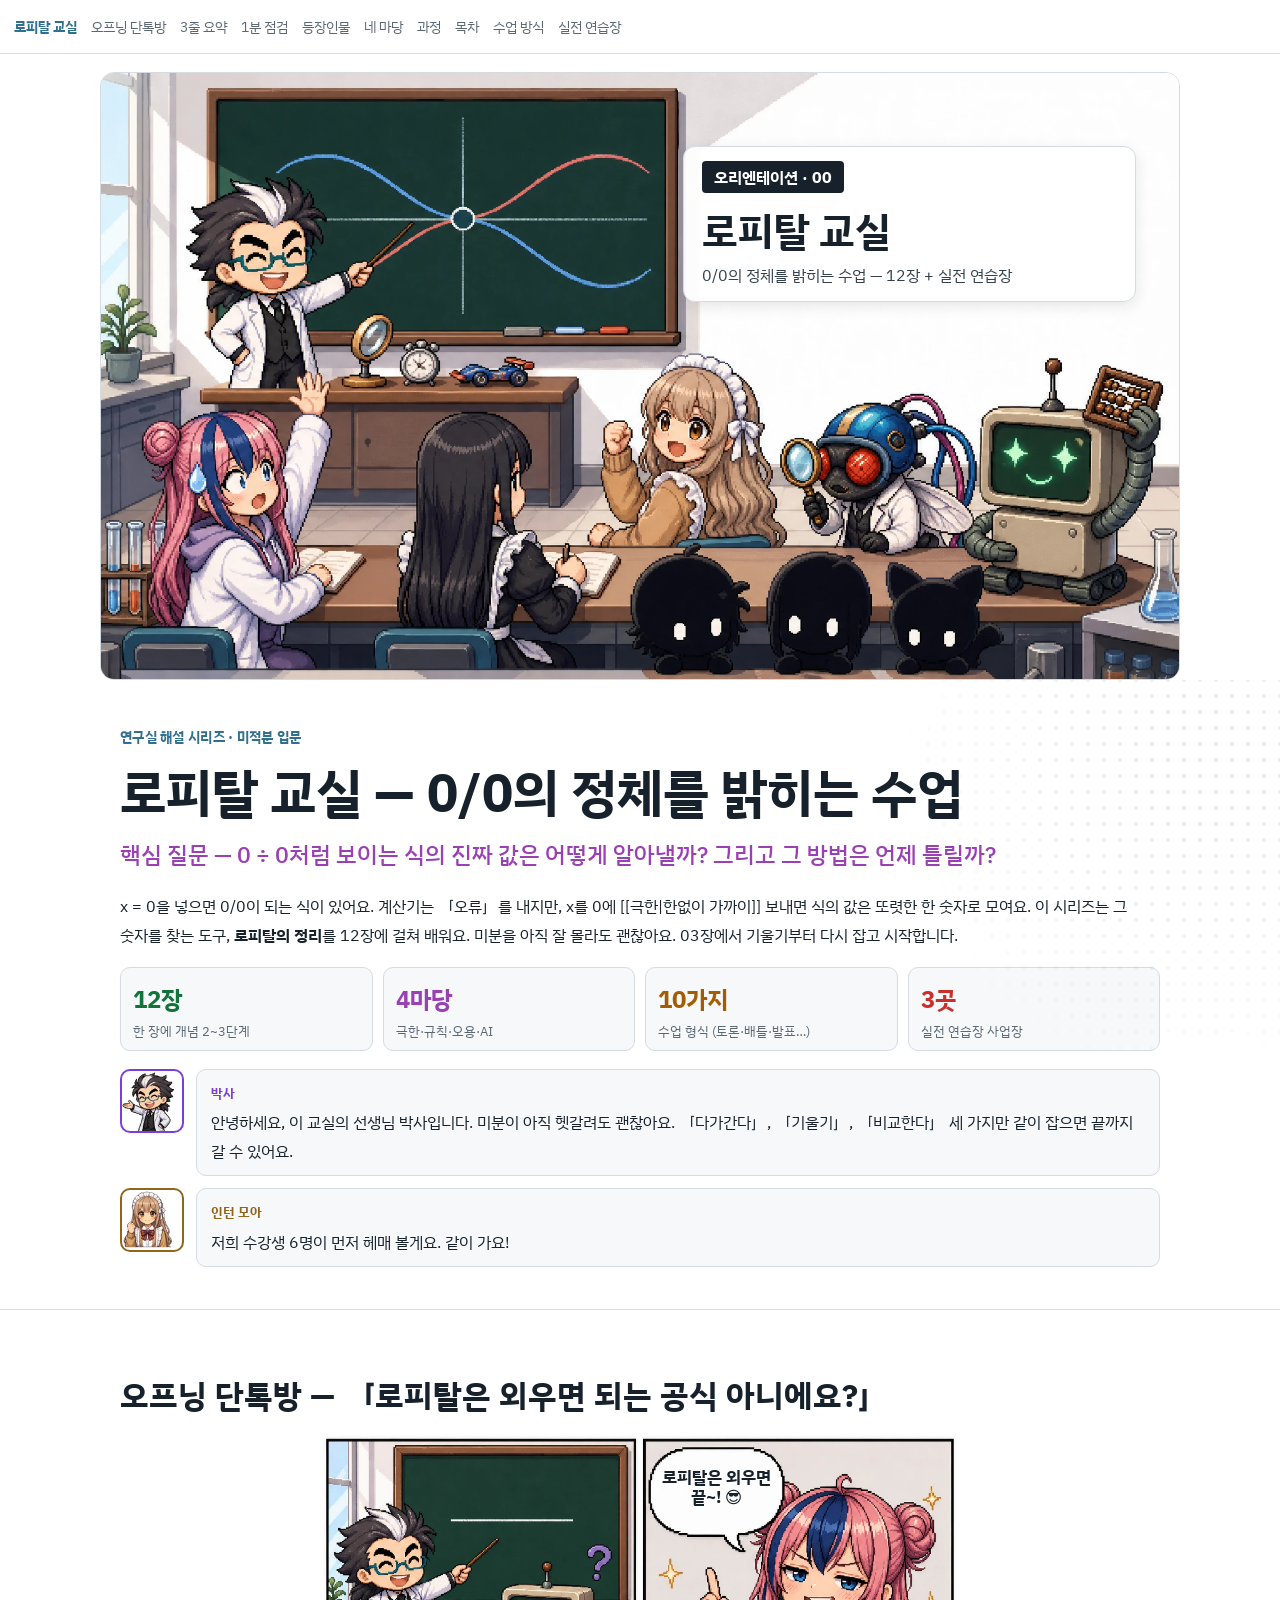
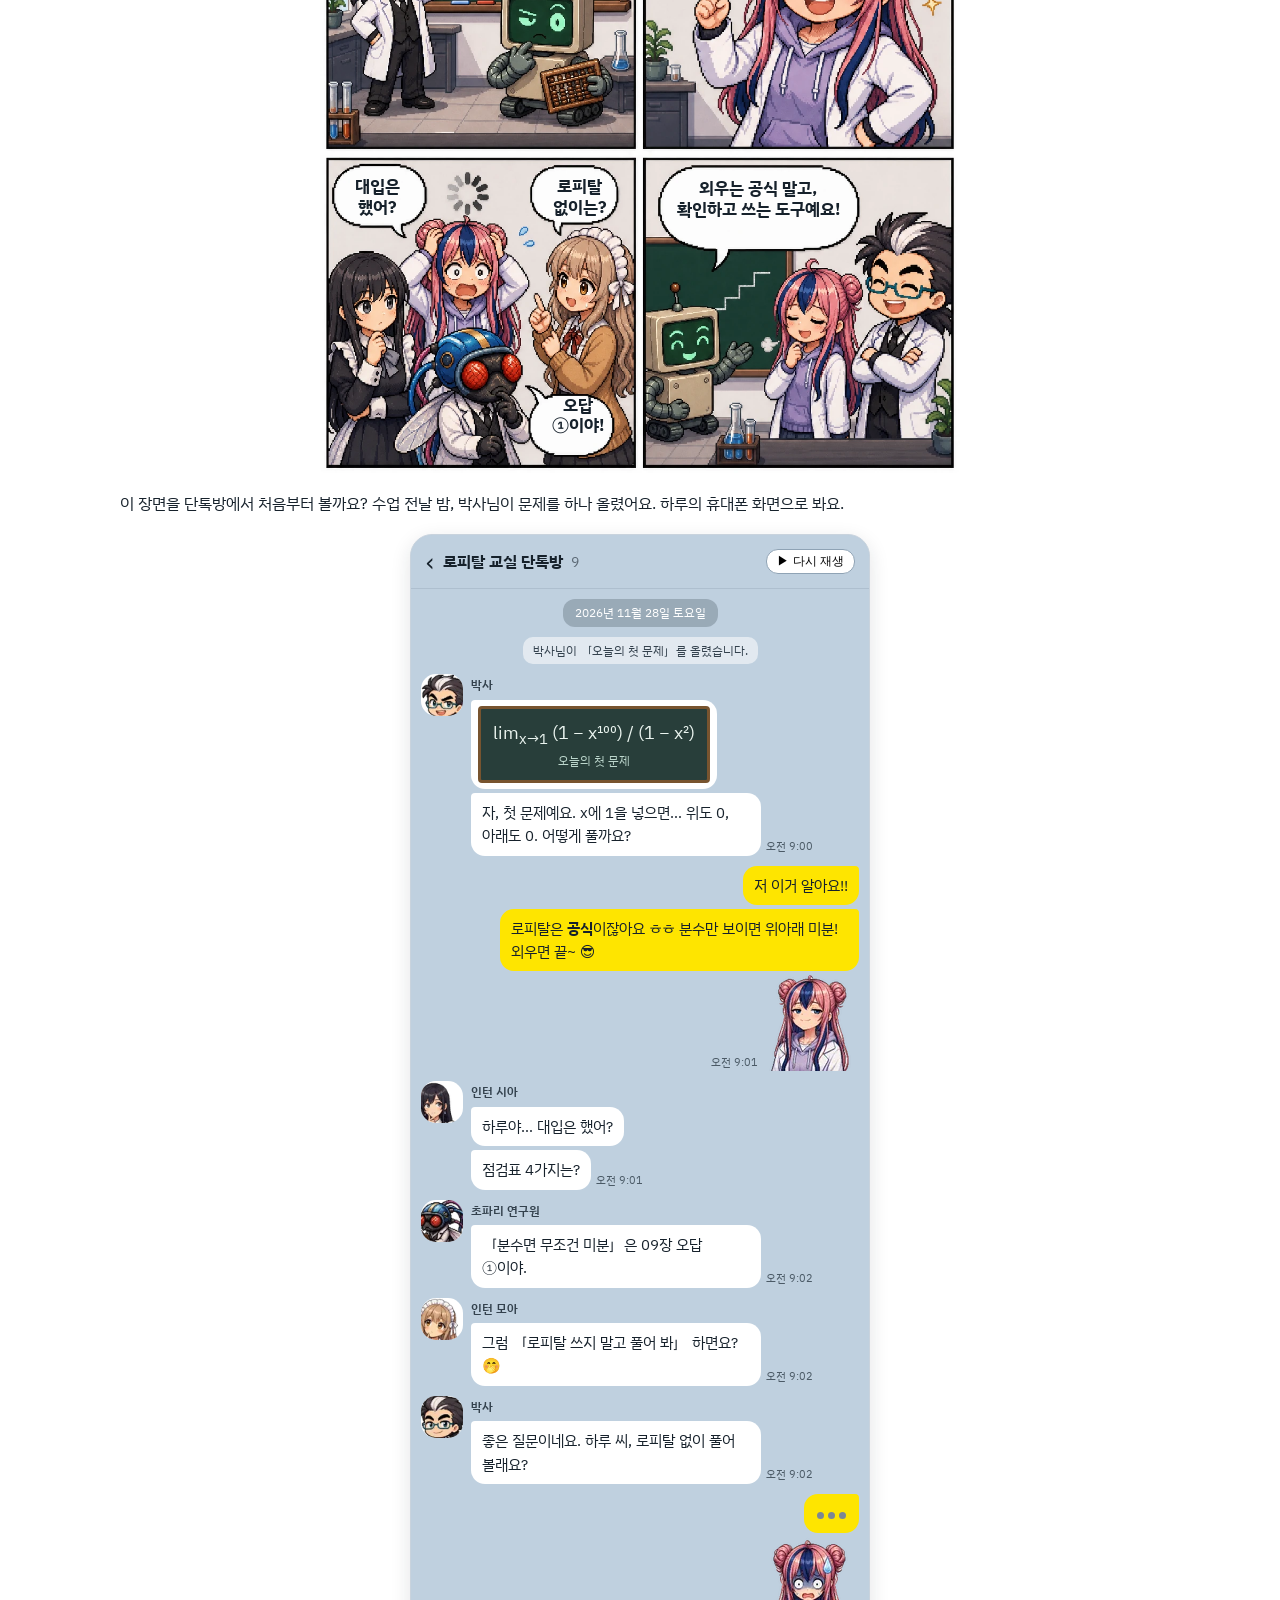
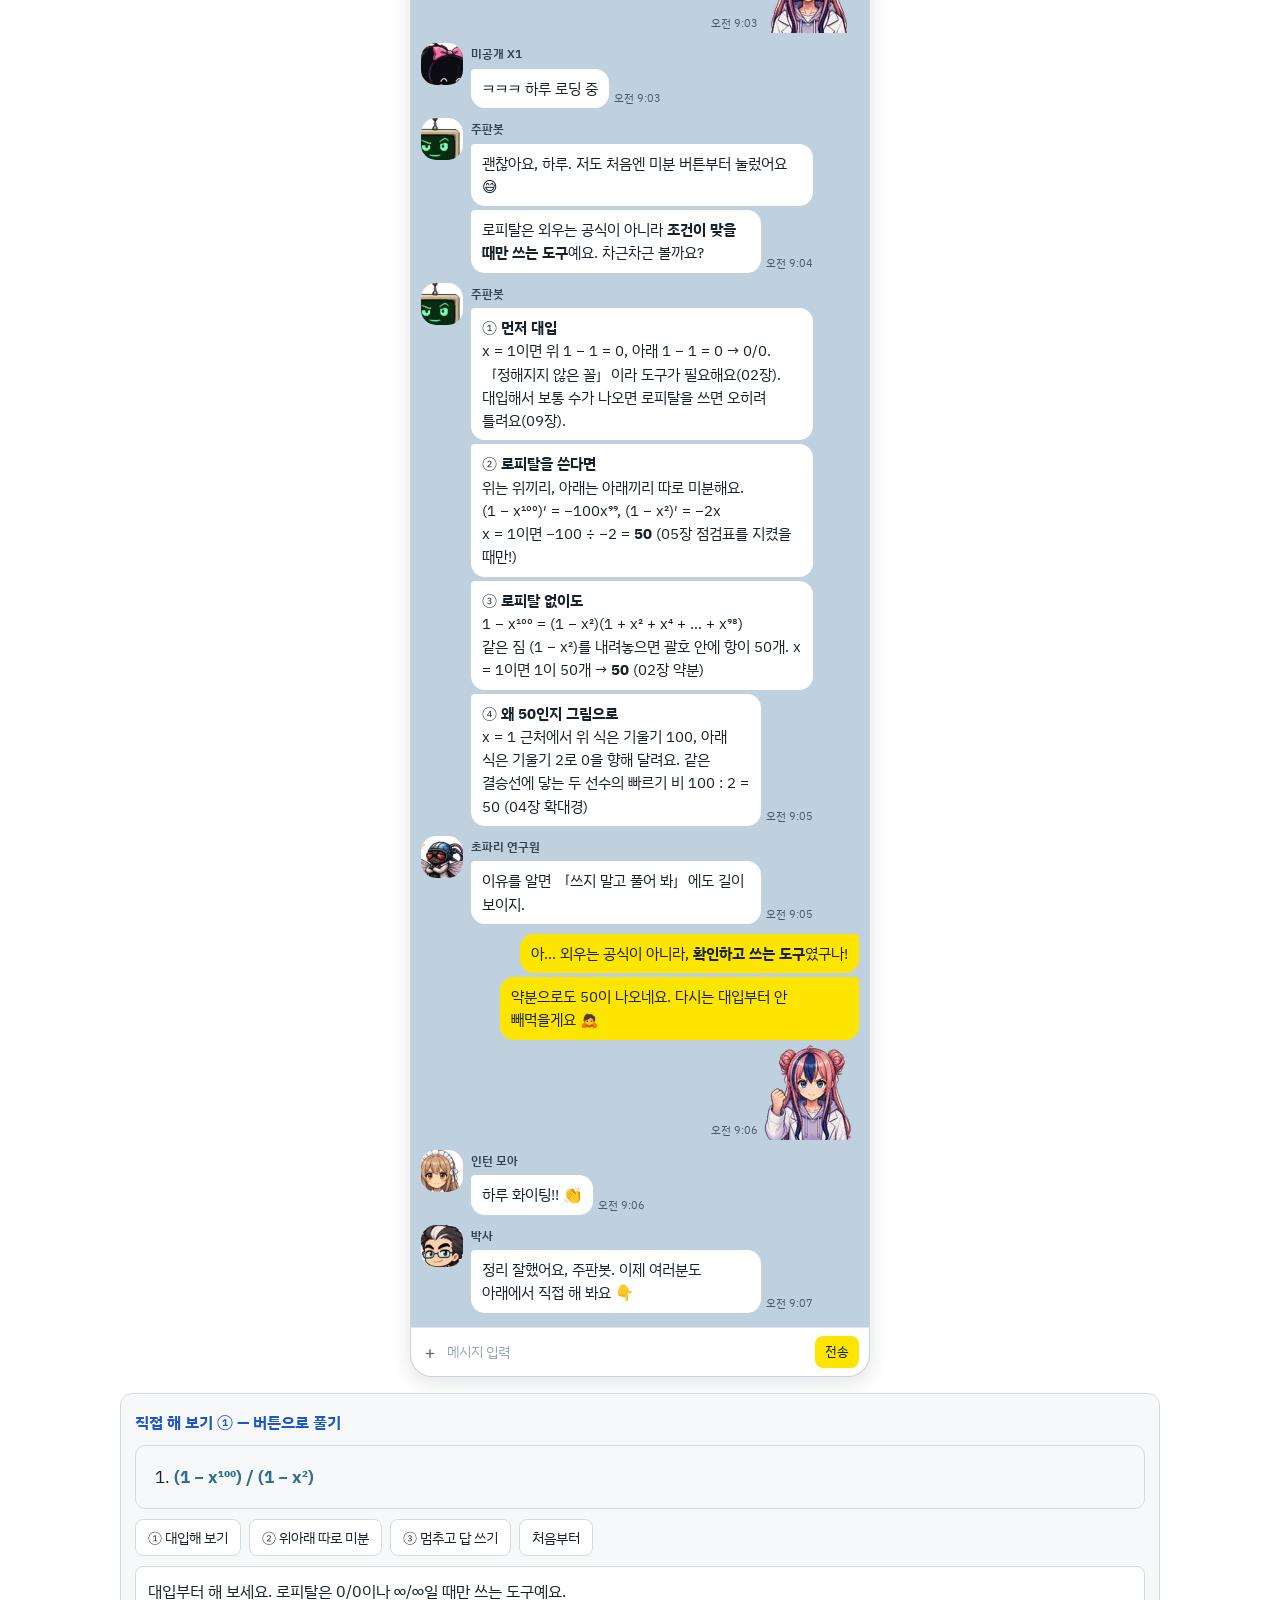
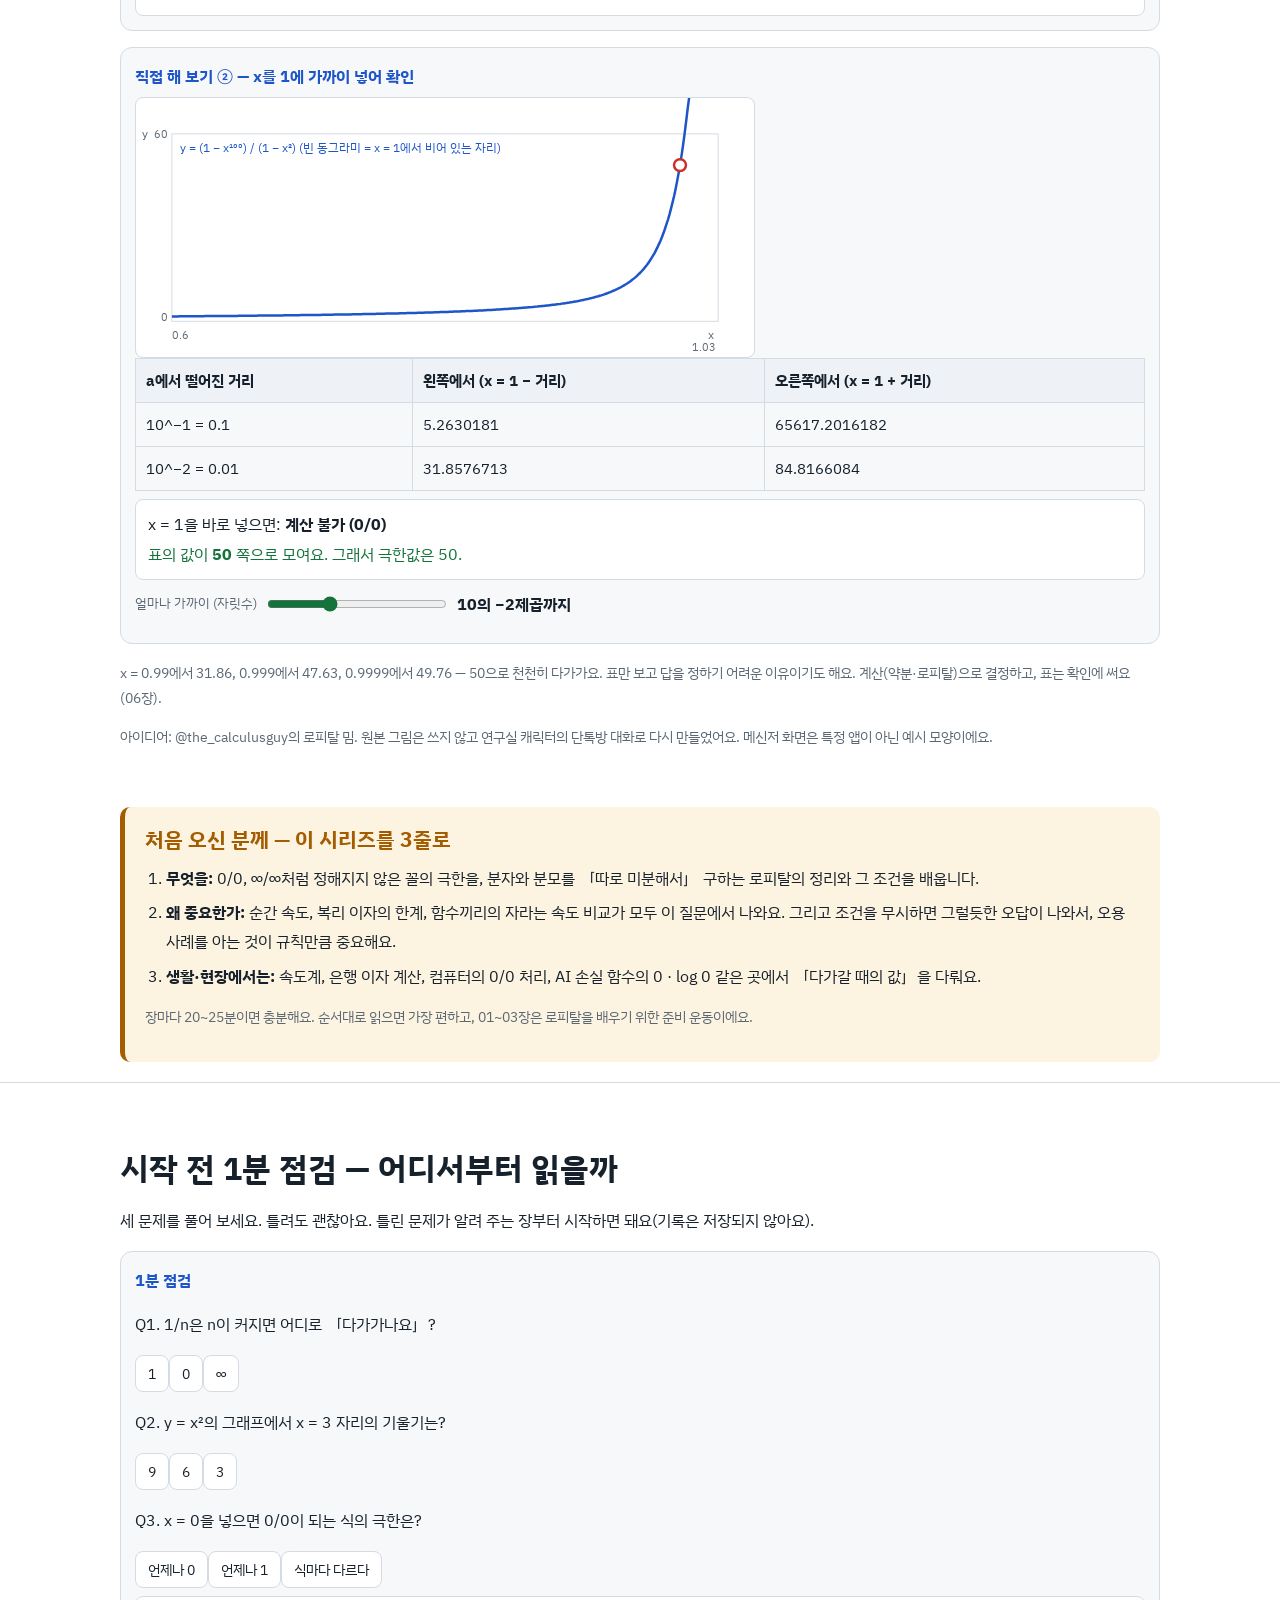
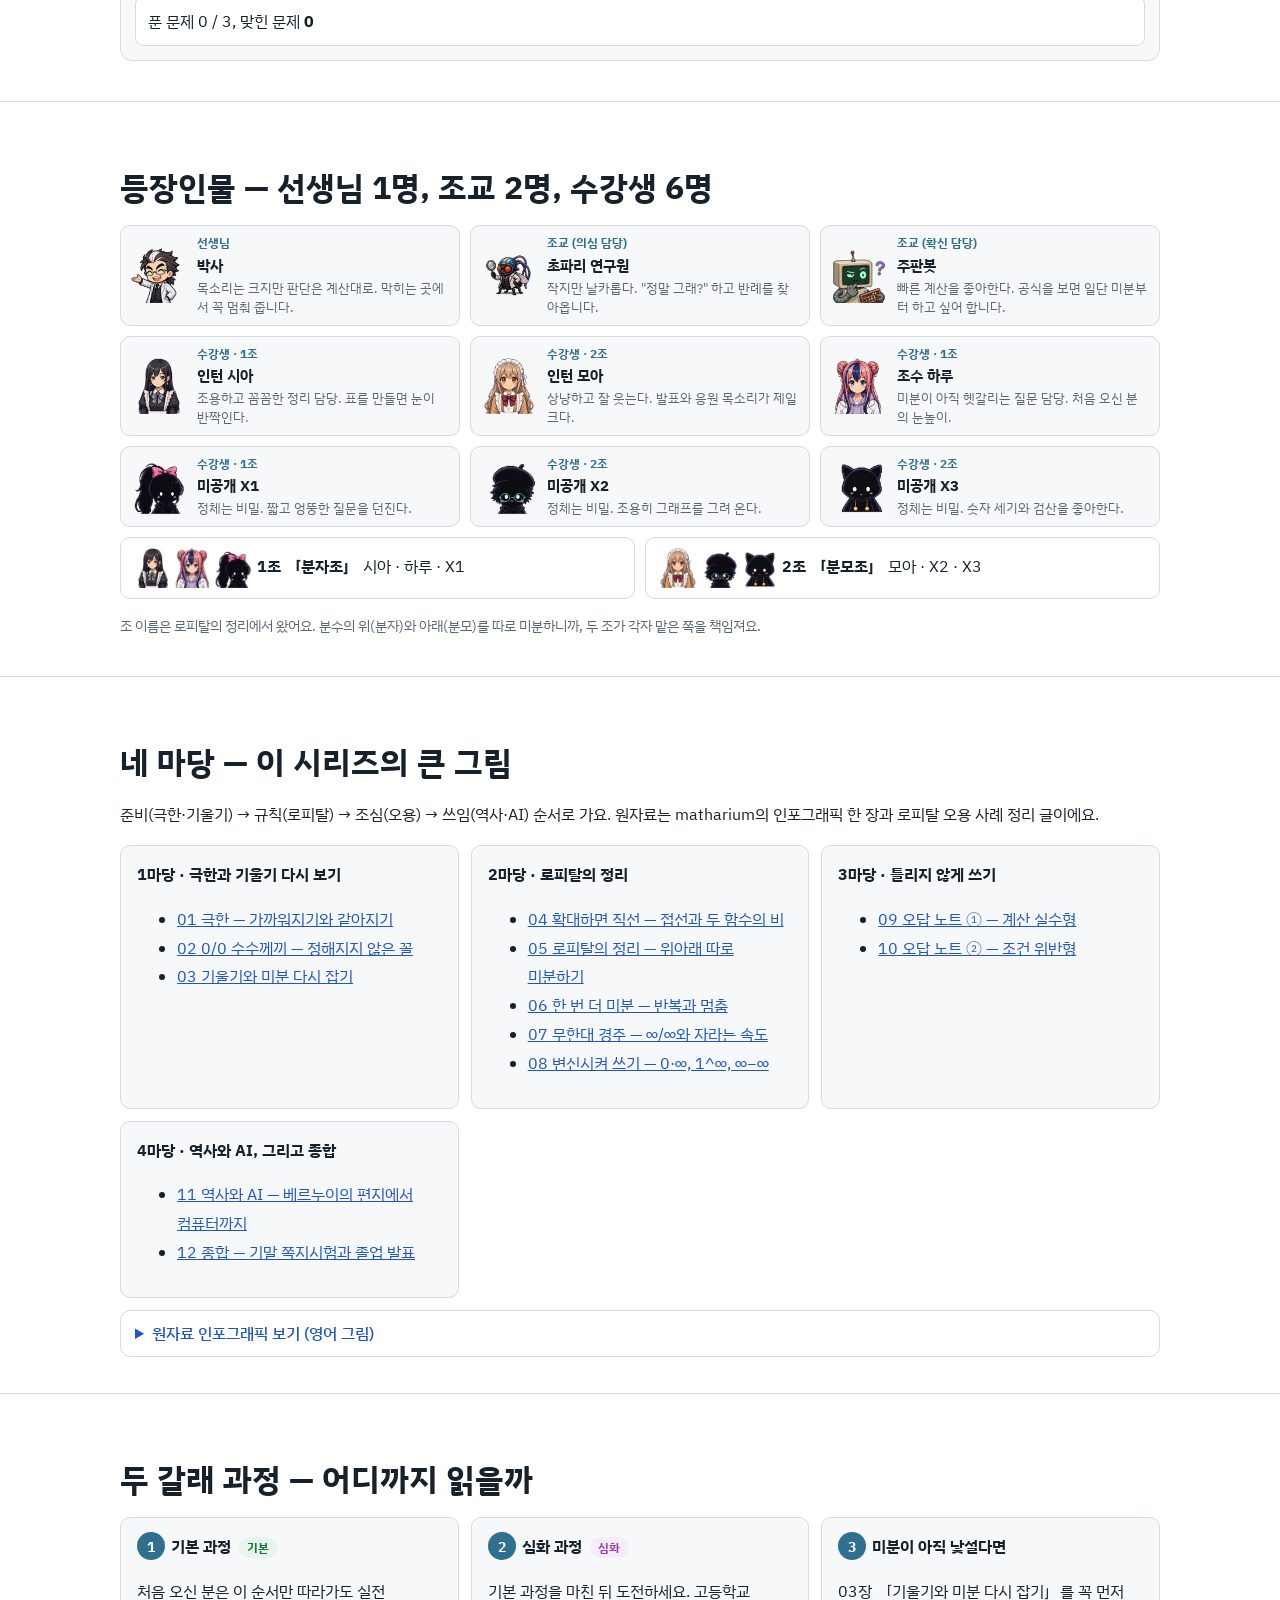
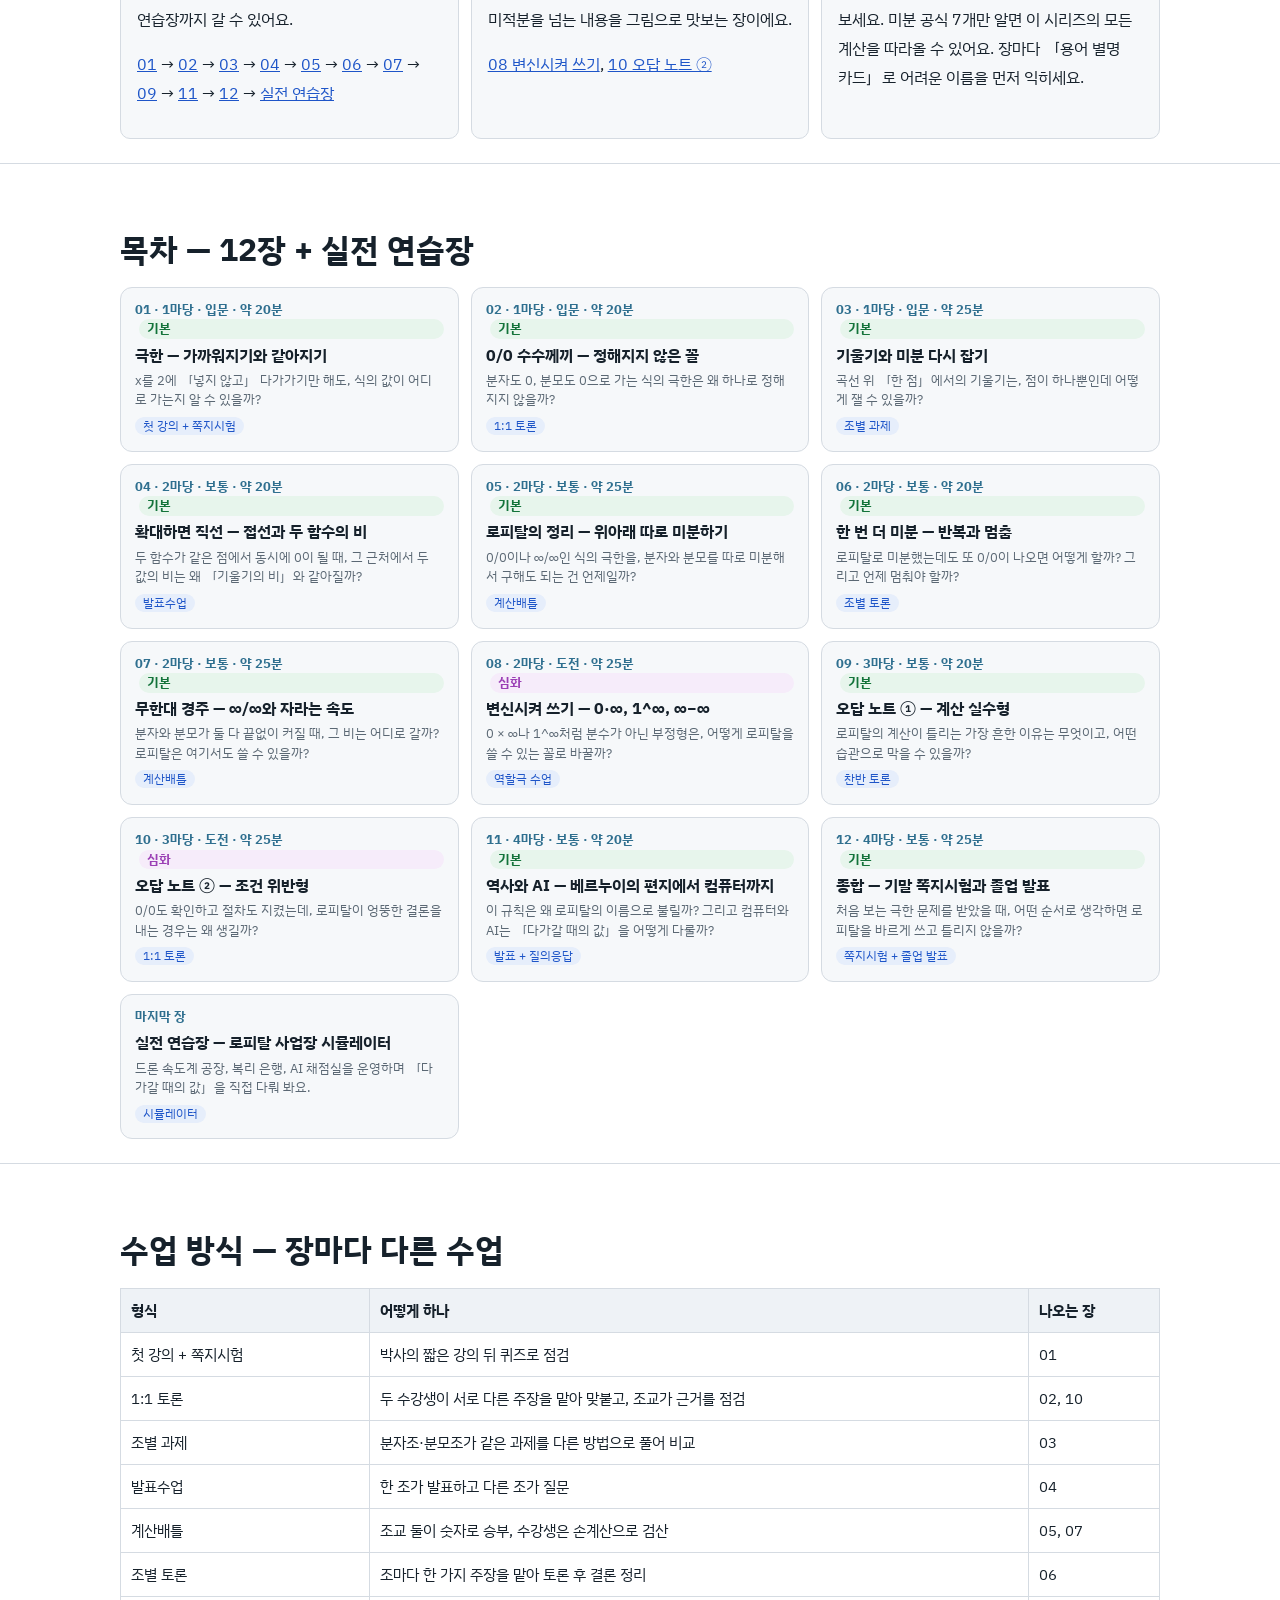
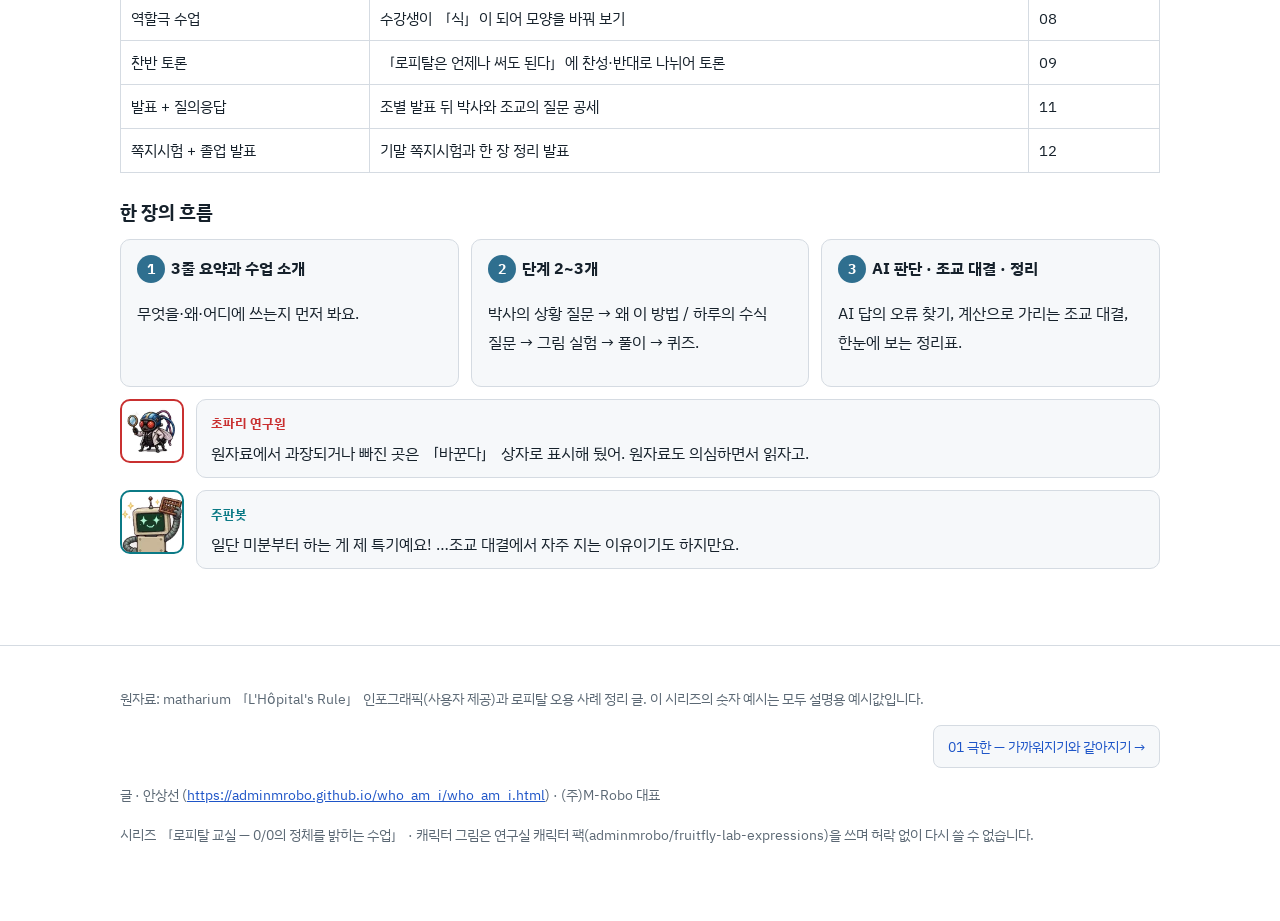
<file: index.html>
<!DOCTYPE html><html lang="ko"><head>
<meta charset="utf-8">
<meta name="viewport" content="width=device-width, initial-scale=1, viewport-fit=cover">
<title>로피탈 교실 — 0/0의 정체를 밝히는 수업 · 오리엔테이션</title>
<meta name="description" content="미분이 아직 헷갈리는 학생도 따라오는 로피탈의 정리 12장 + 실전 연습장. 박사 선생님과 두 조교, 수강생 6명이 함께하는 연구실 해설 시리즈.">
<meta property="og:title" content="로피탈 교실 — 0/0의 정체를 밝히는 수업 · 오리엔테이션">
<meta property="og:description" content="미분이 아직 헷갈리는 학생도 따라오는 로피탈의 정리 12장 + 실전 연습장. 박사 선생님과 두 조교, 수강생 6명이 함께하는 연구실 해설 시리즈.">
<meta property="og:type" content="article">
<meta property="og:image" content="img/og/og_index.webp">
<link rel="preconnect" href="https://fonts.googleapis.com"><link rel="preconnect" href="https://fonts.gstatic.com" crossorigin>
<link href="https://fonts.googleapis.com/css2?family=IBM+Plex+Sans+KR:wght@400;500;700&display=swap" rel="stylesheet">
<link rel="stylesheet" href="assets/lab.css">
<!-- px-fix v1 --><style id="px-fix">img{image-rendering:auto!important}</style><script id="px-fix-js">(function(){var R=window.ResizeObserver;function f(i){var n=i.naturalWidth,w=i.getBoundingClientRect().width;if(!n||!w)return;var s=w*(window.devicePixelRatio||1)/n;i.style.setProperty("image-rendering",s>=1.95?"pixelated":"auto","important")}var ro=R?new R(function(es){es.forEach(function(e){f(e.target)})}):null;function a(i){if(i.__px)return;i.__px=1;i.addEventListener("load",function(){f(i)});if(ro)ro.observe(i);f(i)}function all(r){(r||document).querySelectorAll&&(r||document).querySelectorAll("img").forEach(a)}function go(){all();if(window.MutationObserver)new MutationObserver(function(ms){ms.forEach(function(m){m.addedNodes.forEach(function(n){if(n.nodeType!==1)return;if(n.tagName==="IMG")a(n);else all(n)})})}).observe(document.documentElement,{childList:true,subtree:true});window.addEventListener("resize",function(){document.querySelectorAll("img").forEach(f)})}if(document.readyState==="loading")document.addEventListener("DOMContentLoaded",go);else go()})();</script><!-- /px-fix -->
</head><body>
<nav class="top" aria-label="목차"><a class="logo" href="index.html">로피탈 교실</a><a href="#comic">오프닝 단톡방</a><a href="#three">3줄 요약</a><a href="#check">1분 점검</a><a href="#cast">등장인물</a><a href="#pillars">네 마당</a><a href="#tracks">과정</a><a href="#toc">목차</a><a href="#how">수업 방식</a><a href="practice/index.html">실전 연습장</a></nav><div id="prog"></div>
<div class="cover has-img" id="top"><img class="cimg" src="img/cover/cover_00.webp" width="1920" height="1080" alt="로피탈 교실 표지 — 박사, 조교 둘, 수강생 여섯이 칠판의 0/0 앞에 모인 강의실"><div class="ctext"><span class="no">오리엔테이션 · 00</span><h1>로피탈 교실</h1><p>0/0의 정체를 밝히는 수업 — 12장 + 실전 연습장</p></div></div>
<header class="hero"><div class="wrap"><div class="kicker">연구실 해설 시리즈 · 미적분 입문</div><h1>로피탈 교실 — 0/0의 정체를 밝히는 수업</h1>
<p class="q">핵심 질문 — 0 ÷ 0처럼 보이는 식의 진짜 값은 어떻게 알아낼까? 그리고 그 방법은 언제 틀릴까?</p>
<p>x = 0을 넣으면 0/0이 되는 식이 있어요. 계산기는 「오류」를 내지만, x를 0에 [[극한|한없이 가까이]] 보내면 식의 값은 또렷한 한 숫자로 모여요. 이 시리즈는 그 숫자를 찾는 도구, <b>로피탈의 정리</b>를 12장에 걸쳐 배워요. 미분을 아직 잘 몰라도 괜찮아요. 03장에서 기울기부터 다시 잡고 시작합니다.</p>
<div class="kpis"><div class="kpi g"><b>12장</b><span>한 장에 개념 2~3단계</span></div><div class="kpi m"><b>4마당</b><span>극한·규칙·오용·AI</span></div><div class="kpi a"><b>10가지</b><span>수업 형식 (토론·배틀·발표…)</span></div><div class="kpi r"><b>3곳</b><span>실전 연습장 사업장</span></div></div><div class="say" data-who="doc"><img class="who" data-who="doc" data-mood="front" alt="" aria-hidden="true"><div><b class="name">박사</b><p>안녕하세요, 이 교실의 선생님 박사입니다. 미분이 아직 헷갈려도 괜찮아요. 「다가간다」, 「기울기」, 「비교한다」 세 가지만 같이 잡으면 끝까지 갈 수 있어요.</p></div></div><div class="say" data-who="moa"><img class="who" data-who="moa" data-mood="cheer" alt="" aria-hidden="true"><div><b class="name">인턴 모아</b><p>저희 수강생 6명이 먼저 헤매 볼게요. 같이 가요!</p></div></div></div></header>
<section class="level" id="comic"><div class="wrap"><h2>오프닝 단톡방 — 「로피탈은 외우면 되는 공식 아니에요?」</h2><div class="cmx"><img loading="lazy" src="img/scene/comic_lhopital.webp" width="1200" height="1200" alt="4컷 만화 — 박사가 문제를 내고, 하루가 로피탈은 외우면 끝이라고 자신만만하다가 시아·모아·초파리에게 살짝 혼나 머리가 멈추고, 주판봇이 다정하게 설명한다"><span class="bt2" style="left:53%;top:4%;width:18%;height:9%">로피탈은 외우면 끝~! 😎</span><span class="bt2" style="left:2.5%;top:52.6%;width:13%;height:8.4%">대입은 했어?</span><span class="bt2" style="left:33.6%;top:52.6%;width:14%;height:8.4%">로피탈 없이는?</span><span class="bt2" style="left:33.3%;top:87%;width:14%;height:8%">오답 ①이야!</span><span class="bt2" style="left:54%;top:52.8%;width:29%;height:8.8%">외우는 공식 말고, 확인하고 쓰는 도구예요!</span></div><ol class="cmx-cap"><li>박사: 오늘의 첫 문제, 어떻게 풀까요?</li><li>하루: 로피탈은 외우면 끝~! 😎</li><li>시아: 대입은 했어? · 모아: 로피탈 쓰지 말고 풀면? · 초파리: 09장 오답 ①이야</li><li>주판봇: 외우는 공식 말고, 확인하고 쓰는 도구예요!</li></ol><p>이 장면을 단톡방에서 처음부터 볼까요? 수업 전날 밤, 박사님이 문제를 하나 올렸어요. 하루의 휴대폰 화면으로 봐요.</p><div class="chat" aria-label="로피탈 교실 단톡방 대화"><div class="chead"><span class="back" aria-hidden="true">‹</span><b>로피탈 교실 단톡방</b><span class="cnt">9</span><button type="button" class="replay" aria-label="대화 다시 재생">▶ 다시 재생</button></div><div class="cbody"><div class="day">2026년 11월 28일 토요일</div><div class="sys">박사님이 「오늘의 첫 문제」를 올렸습니다.</div><div class="msg"><span class="pf"><img class="" data-who="doc" data-mood="board" alt="" aria-hidden="true"></span><div class="col"><b class="nm">박사</b><div class="row"><div class="bb"><span class="card">lim<sub>x→1</sub> (1 − x¹⁰⁰) / (1 − x²)<small>오늘의 첫 문제</small></span></div></div><div class="row"><div class="bb">자, 첫 문제예요. x에 1을 넣으면… 위도 0, 아래도 0. 어떻게 풀까요?</div><span class="tm">오전 9:00</span></div></div></div><div class="msg me"><div class="row"><div class="bb">저 이거 알아요!!</div></div><div class="row"><div class="bb">로피탈은 <b>공식</b>이잖아요 ㅎㅎ 분수만 보이면 위아래 미분! 외우면 끝~ 😎</div></div><div class="row"><span class="tm">오전 9:01</span><div class="stk"><img class="" data-who="asst" data-mood="proud" alt="" aria-hidden="true"></div></div></div><div class="msg"><span class="pf"><img class="" data-who="sia" data-mood="think" alt="" aria-hidden="true"></span><div class="col"><b class="nm">인턴 시아</b><div class="row"><div class="bb">하루야… 대입은 했어?</div></div><div class="row"><div class="bb">점검표 4가지는?</div><span class="tm">오전 9:01</span></div></div></div><div class="msg"><span class="pf"><img class="" data-who="fly" data-mood="clip" alt="" aria-hidden="true"></span><div class="col"><b class="nm">초파리 연구원</b><div class="row"><div class="bb">「분수면 무조건 미분」은 09장 오답 ①이야.</div><span class="tm">오전 9:02</span></div></div></div><div class="msg"><span class="pf"><img class="" data-who="moa" data-mood="think" alt="" aria-hidden="true"></span><div class="col"><b class="nm">인턴 모아</b><div class="row"><div class="bb">그럼 「로피탈 쓰지 말고 풀어 봐」 하면요? 🤭</div><span class="tm">오전 9:02</span></div></div></div><div class="msg"><span class="pf"><img class="" data-who="doc" data-mood="smile" alt="" aria-hidden="true"></span><div class="col"><b class="nm">박사</b><div class="row"><div class="bb">좋은 질문이네요. 하루 씨, 로피탈 없이 풀어 볼래요?</div><span class="tm">오전 9:02</span></div></div></div><div class="msg me"><div class="row"><div class="bb"><span class="typing"><i></i><i></i><i></i></span></div></div><div class="row"><span class="tm">오전 9:03</span><div class="stk"><img class="" data-who="asst" data-mood="shock" alt="" aria-hidden="true"></div></div></div><div class="msg"><span class="pf"><img class="" data-who="x1" data-mood="e16" alt="" aria-hidden="true"></span><div class="col"><b class="nm">미공개 X1</b><div class="row"><div class="bb">ㅋㅋㅋ 하루 로딩 중</div><span class="tm">오전 9:03</span></div></div></div><div class="msg"><span class="pf"><img class="" data-who="robo" data-mood="explain" alt="" aria-hidden="true"></span><div class="col"><b class="nm">주판봇</b><div class="row"><div class="bb">괜찮아요, 하루. 저도 처음엔 미분 버튼부터 눌렀어요 😅</div></div><div class="row"><div class="bb">로피탈은 외우는 공식이 아니라 <b>조건이 맞을 때만 쓰는 도구</b>예요. 차근차근 볼까요?</div><span class="tm">오전 9:04</span></div></div></div><div class="msg"><span class="pf"><img class="" data-who="robo" data-mood="explain" alt="" aria-hidden="true"></span><div class="col"><b class="nm">주판봇</b><div class="row"><div class="bb">① <b>먼저 대입</b><br>x = 1이면 위 1 − 1 = 0, 아래 1 − 1 = 0 → 0/0. 「정해지지 않은 꼴」이라 도구가 필요해요(02장). 대입해서 보통 수가 나오면 로피탈을 쓰면 오히려 틀려요(09장).</div></div><div class="row"><div class="bb">② <b>로피탈을 쓴다면</b><br>위는 위끼리, 아래는 아래끼리 따로 미분해요.<br>(1 − x¹⁰⁰)′ = −100x⁹⁹, (1 − x²)′ = −2x<br>x = 1이면 −100 ÷ −2 = <b>50</b> (05장 점검표를 지켰을 때만!)</div></div><div class="row"><div class="bb">③ <b>로피탈 없이도</b><br>1 − x¹⁰⁰ = (1 − x²)(1 + x² + x⁴ + … + x⁹⁸)<br>같은 짐 (1 − x²)를 내려놓으면 괄호 안에 항이 50개. x = 1이면 1이 50개 → <b>50</b> (02장 약분)</div></div><div class="row"><div class="bb">④ <b>왜 50인지 그림으로</b><br>x = 1 근처에서 위 식은 기울기 100, 아래 식은 기울기 2로 0을 향해 달려요. 같은 결승선에 닿는 두 선수의 빠르기 비 100 : 2 = 50 (04장 확대경)</div><span class="tm">오전 9:05</span></div></div></div><div class="msg"><span class="pf"><img class="" data-who="fly" data-mood="proud" alt="" aria-hidden="true"></span><div class="col"><b class="nm">초파리 연구원</b><div class="row"><div class="bb">이유를 알면 「쓰지 말고 풀어 봐」에도 길이 보이지.</div><span class="tm">오전 9:05</span></div></div></div><div class="msg me"><div class="row"><div class="bb">아… 외우는 공식이 아니라, <b>확인하고 쓰는 도구</b>였구나!</div></div><div class="row"><div class="bb">약분으로도 50이 나오네요. 다시는 대입부터 안 빼먹을게요 🙇</div></div><div class="row"><span class="tm">오전 9:06</span><div class="stk"><img class="" data-who="asst" data-mood="cheer" alt="" aria-hidden="true"></div></div></div><div class="msg"><span class="pf"><img class="" data-who="moa" data-mood="cheer" alt="" aria-hidden="true"></span><div class="col"><b class="nm">인턴 모아</b><div class="row"><div class="bb">하루 화이팅!! 👏</div><span class="tm">오전 9:06</span></div></div></div><div class="msg"><span class="pf"><img class="" data-who="doc" data-mood="smile" alt="" aria-hidden="true"></span><div class="col"><b class="nm">박사</b><div class="row"><div class="bb">정리 잘했어요, 주판봇. 이제 여러분도 아래에서 직접 해 봐요 👇</div><span class="tm">오전 9:07</span></div></div></div></div><div class="cfoot" aria-hidden="true"><span class="plus">＋</span><span class="inp">메시지 입력</span><span class="send">전송</span></div></div><script>(function(){var c=document.querySelector("#comic .chat");if(!c)return;var b=c.querySelector(".replay"),ms=[].slice.call(c.querySelectorAll(".cbody>*"));b.onclick=function(){var red=window.matchMedia&&matchMedia("(prefers-reduced-motion: reduce)").matches;ms.forEach(function(m){m.classList.add("hid");});var i=0;(function nx(){if(i>=ms.length)return;ms[i].classList.remove("hid");ms[i].scrollIntoView({block:"nearest"});i++;setTimeout(nx,red?0:650);})();};})();</script><div class="panel"><div class="ptitle">직접 해 보기 ① — 버튼으로 풀기</div><div data-w="lh" data-o="{&quot;keys&quot;: [&quot;meme&quot;]}"></div></div><div class="panel"><div class="ptitle">직접 해 보기 ② — x를 1에 가까이 넣어 확인</div><div data-w="table" data-o="{&quot;keys&quot;: [&quot;meme&quot;], &quot;K&quot;: 2, &quot;Kmax&quot;: 4}"></div></div><p class="note">x = 0.99에서 31.86, 0.999에서 47.63, 0.9999에서 49.76 — 50으로 천천히 다가가요. 표만 보고 답을 정하기 어려운 이유이기도 해요. 계산(약분·로피탈)으로 결정하고, 표는 확인에 써요(06장).</p><p class="note">아이디어: @the_calculusguy의 로피탈 밈. 원본 그림은 쓰지 않고 연구실 캐릭터의 단톡방 대화로 다시 만들었어요. 메신저 화면은 특정 앱이 아닌 예시 모양이에요.</p></div></section>
<div class="wrap"><div class="three" id="three"><h2>처음 오신 분께 — 이 시리즈를 3줄로</h2><ol>
<li><b>무엇을:</b> 0/0, ∞/∞처럼 정해지지 않은 꼴의 극한을, 분자와 분모를 「따로 미분해서」 구하는 로피탈의 정리와 그 조건을 배웁니다.</li>
<li><b>왜 중요한가:</b> 순간 속도, 복리 이자의 한계, 함수끼리의 자라는 속도 비교가 모두 이 질문에서 나와요. 그리고 조건을 무시하면 그럴듯한 오답이 나와서, 오용 사례를 아는 것이 규칙만큼 중요해요.</li>
<li><b>생활·현장에서는:</b> 속도계, 은행 이자 계산, 컴퓨터의 0/0 처리, AI 손실 함수의 0 · log 0 같은 곳에서 「다가갈 때의 값」을 다뤄요.</li></ol>
<p class="note">장마다 20~25분이면 충분해요. 순서대로 읽으면 가장 편하고, 01~03장은 로피탈을 배우기 위한 준비 운동이에요.</p></div></div>
<section class="level" id="check"><div class="wrap"><h2>시작 전 1분 점검 — 어디서부터 읽을까</h2><p>세 문제를 풀어 보세요. 틀려도 괜찮아요. 틀린 문제가 알려 주는 장부터 시작하면 돼요(기록은 저장되지 않아요).</p><div class="panel"><div class="ptitle">1분 점검</div><div data-w="exam" data-o="{&quot;qs&quot;: [[&quot;1/n은 n이 커지면 어디로 「다가가나요」?&quot;, [&quot;1&quot;, &quot;0&quot;, &quot;∞&quot;], 1, &quot;극한(도착 예정지)은 0. 헷갈렸다면 01장부터 시작하세요.&quot;], [&quot;y = x²의 그래프에서 x = 3 자리의 기울기는?&quot;, [&quot;9&quot;, &quot;6&quot;, &quot;3&quot;], 1, &quot;(x²)′ = 2x → 6. 높이 9와 헷갈렸다면 03장 「기울기와 미분 다시 잡기」를 먼저 보세요.&quot;], [&quot;x = 0을 넣으면 0/0이 되는 식의 극한은?&quot;, [&quot;언제나 0&quot;, &quot;언제나 1&quot;, &quot;식마다 다르다&quot;], 2, &quot;0/0은 「정해지지 않은 꼴」. 헷갈렸다면 02장부터. 셋 다 맞혔다면 04장부터 읽어도 좋아요.&quot;]]}"></div></div></div></section>
<section class="level" id="cast"><div class="wrap"><h2>등장인물 — 선생님 1명, 조교 2명, 수강생 6명</h2><div class="cast"><div><img class="" data-who="doc" data-mood="front" alt="" aria-hidden="true"><div><span class="role">선생님</span><b>박사</b><span>목소리는 크지만 판단은 계산대로. 막히는 곳에서 꼭 멈춰 줍니다.</span></div></div><div><img class="" data-who="fly" data-mood="magnify" alt="" aria-hidden="true"><div><span class="role">조교 (의심 담당)</span><b>초파리 연구원</b><span>작지만 날카롭다. &quot;정말 그래?&quot; 하고 반례를 찾아옵니다.</span></div></div><div><img class="" data-who="robo" data-mood="calc" alt="" aria-hidden="true"><div><span class="role">조교 (확신 담당)</span><b>주판봇</b><span>빠른 계산을 좋아한다. 공식을 보면 일단 미분부터 하고 싶어 합니다.</span></div></div><div><img class="" data-who="sia" data-mood="e13" alt="" aria-hidden="true"><div><span class="role">수강생 · 1조</span><b>인턴 시아</b><span>조용하고 꼼꼼한 정리 담당. 표를 만들면 눈이 반짝인다.</span></div></div><div><img class="" data-who="moa" data-mood="e13" alt="" aria-hidden="true"><div><span class="role">수강생 · 2조</span><b>인턴 모아</b><span>상냥하고 잘 웃는다. 발표와 응원 목소리가 제일 크다.</span></div></div><div><img class="" data-who="asst" data-mood="e13" alt="" aria-hidden="true"><div><span class="role">수강생 · 1조</span><b>조수 하루</b><span>미분이 아직 헷갈리는 질문 담당. 처음 오신 분의 눈높이.</span></div></div><div><img class="" data-who="x1" data-mood="e13" alt="" aria-hidden="true"><div><span class="role">수강생 · 1조</span><b>미공개 X1</b><span>정체는 비밀. 짧고 엉뚱한 질문을 던진다.</span></div></div><div><img class="" data-who="x2" data-mood="e13" alt="" aria-hidden="true"><div><span class="role">수강생 · 2조</span><b>미공개 X2</b><span>정체는 비밀. 조용히 그래프를 그려 온다.</span></div></div><div><img class="" data-who="x3" data-mood="e13" alt="" aria-hidden="true"><div><span class="role">수강생 · 2조</span><b>미공개 X3</b><span>정체는 비밀. 숫자 세기와 검산을 좋아한다.</span></div></div></div>
<div class="groups"><div><img class="" data-who="sia" data-mood="e13" alt="" aria-hidden="true"><img class="" data-who="asst" data-mood="e13" alt="" aria-hidden="true"><img class="" data-who="x1" data-mood="e13" alt="" aria-hidden="true"> <b>1조 「분자조」</b> 시아 · 하루 · X1</div><div><img class="" data-who="moa" data-mood="e13" alt="" aria-hidden="true"><img class="" data-who="x2" data-mood="e13" alt="" aria-hidden="true"><img class="" data-who="x3" data-mood="e13" alt="" aria-hidden="true"> <b>2조 「분모조」</b> 모아 · X2 · X3</div></div>
<p class="note">조 이름은 로피탈의 정리에서 왔어요. 분수의 위(분자)와 아래(분모)를 따로 미분하니까, 두 조가 각자 맡은 쪽을 책임져요.</p></div></section>
<section class="level" id="pillars"><div class="wrap"><h2>네 마당 — 이 시리즈의 큰 그림</h2>
<p>준비(극한·기울기) → 규칙(로피탈) → 조심(오용) → 쓰임(역사·AI) 순서로 가요. 원자료는 matharium의 인포그래픽 한 장과 로피탈 오용 사례 정리 글이에요.</p>
<div class="steps"><div><b>1마당 · 극한과 기울기 다시 보기</b><ul><li><a href="01_limits.html">01 극한 — 가까워지기와 같아지기</a></li><li><a href="02_zero_over_zero.html">02 0/0 수수께끼 — 정해지지 않은 꼴</a></li><li><a href="03_slope_derivative.html">03 기울기와 미분 다시 잡기</a></li></ul></div><div><b>2마당 · 로피탈의 정리</b><ul><li><a href="04_tangent_ratio.html">04 확대하면 직선 — 접선과 두 함수의 비</a></li><li><a href="05_lhopital_rule.html">05 로피탈의 정리 — 위아래 따로 미분하기</a></li><li><a href="06_repeat_and_stop.html">06 한 번 더 미분 — 반복과 멈춤</a></li><li><a href="07_infinity_race.html">07 무한대 경주 — ∞/∞와 자라는 속도</a></li><li><a href="08_other_forms.html">08 변신시켜 쓰기 — 0·∞, 1^∞, ∞−∞</a></li></ul></div><div><b>3마당 · 틀리지 않게 쓰기</b><ul><li><a href="09_mistakes_calc.html">09 오답 노트 ① — 계산 실수형</a></li><li><a href="10_mistakes_conditions.html">10 오답 노트 ② — 조건 위반형</a></li></ul></div><div><b>4마당 · 역사와 AI, 그리고 종합</b><ul><li><a href="11_history_ai.html">11 역사와 AI — 베르누이의 편지에서 컴퓨터까지</a></li><li><a href="12_final_review.html">12 종합 — 기말 쪽지시험과 졸업 발표</a></li></ul></div></div>
<details><summary>원자료 인포그래픽 보기 (영어 그림)</summary><img loading="lazy" src="img/source/src01.webp" width="1122" height="1402" alt="matharium의 로피탈 규칙 인포그래픽 — 규칙, 기하학적 의미, 예제, 적용 조건"></details>
</div></section>
<section class="level" id="tracks"><div class="wrap"><h2>두 갈래 과정 — 어디까지 읽을까</h2>
<div class="steps"><div><b class="n">1</b><b>기본 과정 <span class="track basic">기본</span></b><p>처음 오신 분은 이 순서만 따라가도 실전 연습장까지 갈 수 있어요.</p><p><a href="01_limits.html">01</a> → <a href="02_zero_over_zero.html">02</a> → <a href="03_slope_derivative.html">03</a> → <a href="04_tangent_ratio.html">04</a> → <a href="05_lhopital_rule.html">05</a> → <a href="06_repeat_and_stop.html">06</a> → <a href="07_infinity_race.html">07</a> → <a href="09_mistakes_calc.html">09</a> → <a href="11_history_ai.html">11</a> → <a href="12_final_review.html">12</a> → <a href="practice/index.html">실전 연습장</a></p></div>
<div><b class="n">2</b><b>심화 과정 <span class="track adv">심화</span></b><p>기본 과정을 마친 뒤 도전하세요. 고등학교 미적분을 넘는 내용을 그림으로 맛보는 장이에요.</p><p><a href="08_other_forms.html">08 변신시켜 쓰기</a>, <a href="10_mistakes_conditions.html">10 오답 노트 ②</a></p></div>
<div><b class="n">3</b><b>미분이 아직 낯설다면</b><p>03장 「기울기와 미분 다시 잡기」를 꼭 먼저 보세요. 미분 공식 7개만 알면 이 시리즈의 모든 계산을 따라올 수 있어요. 장마다 「용어 별명 카드」로 어려운 이름을 먼저 익히세요.</p></div></div></div></section>
<section class="level" id="toc"><div class="wrap"><h2>목차 — 12장 + 실전 연습장</h2><div class="toc"><a href="01_limits.html"><span class="n">01 · 1마당 · 입문 · 약 20분 <span class="track basic">기본</span></span><b>극한 — 가까워지기와 같아지기</b><span>x를 2에 「넣지 않고」 다가가기만 해도, 식의 값이 어디로 가는지 알 수 있을까?</span><span class="fmt">첫 강의 + 쪽지시험</span></a><a href="02_zero_over_zero.html"><span class="n">02 · 1마당 · 입문 · 약 20분 <span class="track basic">기본</span></span><b>0/0 수수께끼 — 정해지지 않은 꼴</b><span>분자도 0, 분모도 0으로 가는 식의 극한은 왜 하나로 정해지지 않을까?</span><span class="fmt">1:1 토론</span></a><a href="03_slope_derivative.html"><span class="n">03 · 1마당 · 입문 · 약 25분 <span class="track basic">기본</span></span><b>기울기와 미분 다시 잡기</b><span>곡선 위 「한 점」에서의 기울기는, 점이 하나뿐인데 어떻게 잴 수 있을까?</span><span class="fmt">조별 과제</span></a><a href="04_tangent_ratio.html"><span class="n">04 · 2마당 · 보통 · 약 20분 <span class="track basic">기본</span></span><b>확대하면 직선 — 접선과 두 함수의 비</b><span>두 함수가 같은 점에서 동시에 0이 될 때, 그 근처에서 두 값의 비는 왜 「기울기의 비」와 같아질까?</span><span class="fmt">발표수업</span></a><a href="05_lhopital_rule.html"><span class="n">05 · 2마당 · 보통 · 약 25분 <span class="track basic">기본</span></span><b>로피탈의 정리 — 위아래 따로 미분하기</b><span>0/0이나 ∞/∞인 식의 극한을, 분자와 분모를 따로 미분해서 구해도 되는 건 언제일까?</span><span class="fmt">계산배틀</span></a><a href="06_repeat_and_stop.html"><span class="n">06 · 2마당 · 보통 · 약 20분 <span class="track basic">기본</span></span><b>한 번 더 미분 — 반복과 멈춤</b><span>로피탈로 미분했는데도 또 0/0이 나오면 어떻게 할까? 그리고 언제 멈춰야 할까?</span><span class="fmt">조별 토론</span></a><a href="07_infinity_race.html"><span class="n">07 · 2마당 · 보통 · 약 25분 <span class="track basic">기본</span></span><b>무한대 경주 — ∞/∞와 자라는 속도</b><span>분자와 분모가 둘 다 끝없이 커질 때, 그 비는 어디로 갈까? 로피탈은 여기서도 쓸 수 있을까?</span><span class="fmt">계산배틀</span></a><a href="08_other_forms.html"><span class="n">08 · 2마당 · 도전 · 약 25분 <span class="track adv">심화</span></span><b>변신시켜 쓰기 — 0·∞, 1^∞, ∞−∞</b><span>0 × ∞나 1^∞처럼 분수가 아닌 부정형은, 어떻게 로피탈을 쓸 수 있는 꼴로 바꿀까?</span><span class="fmt">역할극 수업</span></a><a href="09_mistakes_calc.html"><span class="n">09 · 3마당 · 보통 · 약 20분 <span class="track basic">기본</span></span><b>오답 노트 ① — 계산 실수형</b><span>로피탈의 계산이 틀리는 가장 흔한 이유는 무엇이고, 어떤 습관으로 막을 수 있을까?</span><span class="fmt">찬반 토론</span></a><a href="10_mistakes_conditions.html"><span class="n">10 · 3마당 · 도전 · 약 25분 <span class="track adv">심화</span></span><b>오답 노트 ② — 조건 위반형</b><span>0/0도 확인하고 절차도 지켰는데, 로피탈이 엉뚱한 결론을 내는 경우는 왜 생길까?</span><span class="fmt">1:1 토론</span></a><a href="11_history_ai.html"><span class="n">11 · 4마당 · 보통 · 약 20분 <span class="track basic">기본</span></span><b>역사와 AI — 베르누이의 편지에서 컴퓨터까지</b><span>이 규칙은 왜 로피탈의 이름으로 불릴까? 그리고 컴퓨터와 AI는 「다가갈 때의 값」을 어떻게 다룰까?</span><span class="fmt">발표 + 질의응답</span></a><a href="12_final_review.html"><span class="n">12 · 4마당 · 보통 · 약 25분 <span class="track basic">기본</span></span><b>종합 — 기말 쪽지시험과 졸업 발표</b><span>처음 보는 극한 문제를 받았을 때, 어떤 순서로 생각하면 로피탈을 바르게 쓰고 틀리지 않을까?</span><span class="fmt">쪽지시험 + 졸업 발표</span></a><a href="practice/index.html"><span class="n">마지막 장</span><b>실전 연습장 — 로피탈 사업장 시뮬레이터</b><span>드론 속도계 공장, 복리 은행, AI 채점실을 운영하며 「다가갈 때의 값」을 직접 다뤄 봐요.</span><span class="fmt">시뮬레이터</span></a></div></div></section>
<section class="level" id="how"><div class="wrap"><h2>수업 방식 — 장마다 다른 수업</h2>
<div class="tw"><table class="tb"><thead><tr><th>형식</th><th>어떻게 하나</th><th>나오는 장</th></tr></thead><tbody><tr><td>첫 강의 + 쪽지시험</td><td>박사의 짧은 강의 뒤 퀴즈로 점검</td><td>01</td></tr><tr><td>1:1 토론</td><td>두 수강생이 서로 다른 주장을 맡아 맞붙고, 조교가 근거를 점검</td><td>02, 10</td></tr><tr><td>조별 과제</td><td>분자조·분모조가 같은 과제를 다른 방법으로 풀어 비교</td><td>03</td></tr><tr><td>발표수업</td><td>한 조가 발표하고 다른 조가 질문</td><td>04</td></tr><tr><td>계산배틀</td><td>조교 둘이 숫자로 승부, 수강생은 손계산으로 검산</td><td>05, 07</td></tr><tr><td>조별 토론</td><td>조마다 한 가지 주장을 맡아 토론 후 결론 정리</td><td>06</td></tr><tr><td>역할극 수업</td><td>수강생이 「식」이 되어 모양을 바꿔 보기</td><td>08</td></tr><tr><td>찬반 토론</td><td>「로피탈은 언제나 써도 된다」에 찬성·반대로 나뉘어 토론</td><td>09</td></tr><tr><td>발표 + 질의응답</td><td>조별 발표 뒤 박사와 조교의 질문 공세</td><td>11</td></tr><tr><td>쪽지시험 + 졸업 발표</td><td>기말 쪽지시험과 한 장 정리 발표</td><td>12</td></tr></tbody></table></div>
<h3>한 장의 흐름</h3><div class="steps"><div><b class="n">1</b><b>3줄 요약과 수업 소개</b><p>무엇을·왜·어디에 쓰는지 먼저 봐요.</p></div><div><b class="n">2</b><b>단계 2~3개</b><p>박사의 상황 질문 → 왜 이 방법 / 하루의 수식 질문 → 그림 실험 → 풀이 → 퀴즈.</p></div><div><b class="n">3</b><b>AI 판단 · 조교 대결 · 정리</b><p>AI 답의 오류 찾기, 계산으로 가리는 조교 대결, 한눈에 보는 정리표.</p></div></div>
<div class="say" data-who="fly"><img class="who" data-who="fly" data-mood="magnify" alt="" aria-hidden="true"><div><b class="name">초파리 연구원</b><p>원자료에서 과장되거나 빠진 곳은 「바꾼다」 상자로 표시해 뒀어. 원자료도 의심하면서 읽자고.</p></div></div><div class="say" data-who="robo"><img class="who" data-who="robo" data-mood="coin" alt="" aria-hidden="true"><div><b class="name">주판봇</b><p>일단 미분부터 하는 게 제 특기예요! …조교 대결에서 자주 지는 이유이기도 하지만요.</p></div></div></div></section>
<footer><div class="wrap"><p class="note">원자료: matharium 「L'Hôpital's Rule」 인포그래픽(사용자 제공)과 로피탈 오용 사례 정리 글. 이 시리즈의 숫자 예시는 모두 설명용 예시값입니다.</p>
<div class="nextprev"><span></span><a href="01_limits.html">01 극한 — 가까워지기와 같아지기 →</a></div>
<p>글 · 안상선 (<a href="https://adminmrobo.github.io/who_am_i/who_am_i.html">https://adminmrobo.github.io/who_am_i/who_am_i.html</a>) · (주)M-Robo 대표</p>
<p class="note">시리즈 「로피탈 교실 — 0/0의 정체를 밝히는 수업」 · 캐릭터 그림은 연구실 캐릭터 팩(adminmrobo/fruitfly-lab-expressions)을 쓰며 허락 없이 다시 쓸 수 없습니다.</p>
</div></footer>
<script src="assets/sprites.js"></script><script src="assets/widgets.js"></script><script src="assets/lab.js"></script></body></html>
</file>
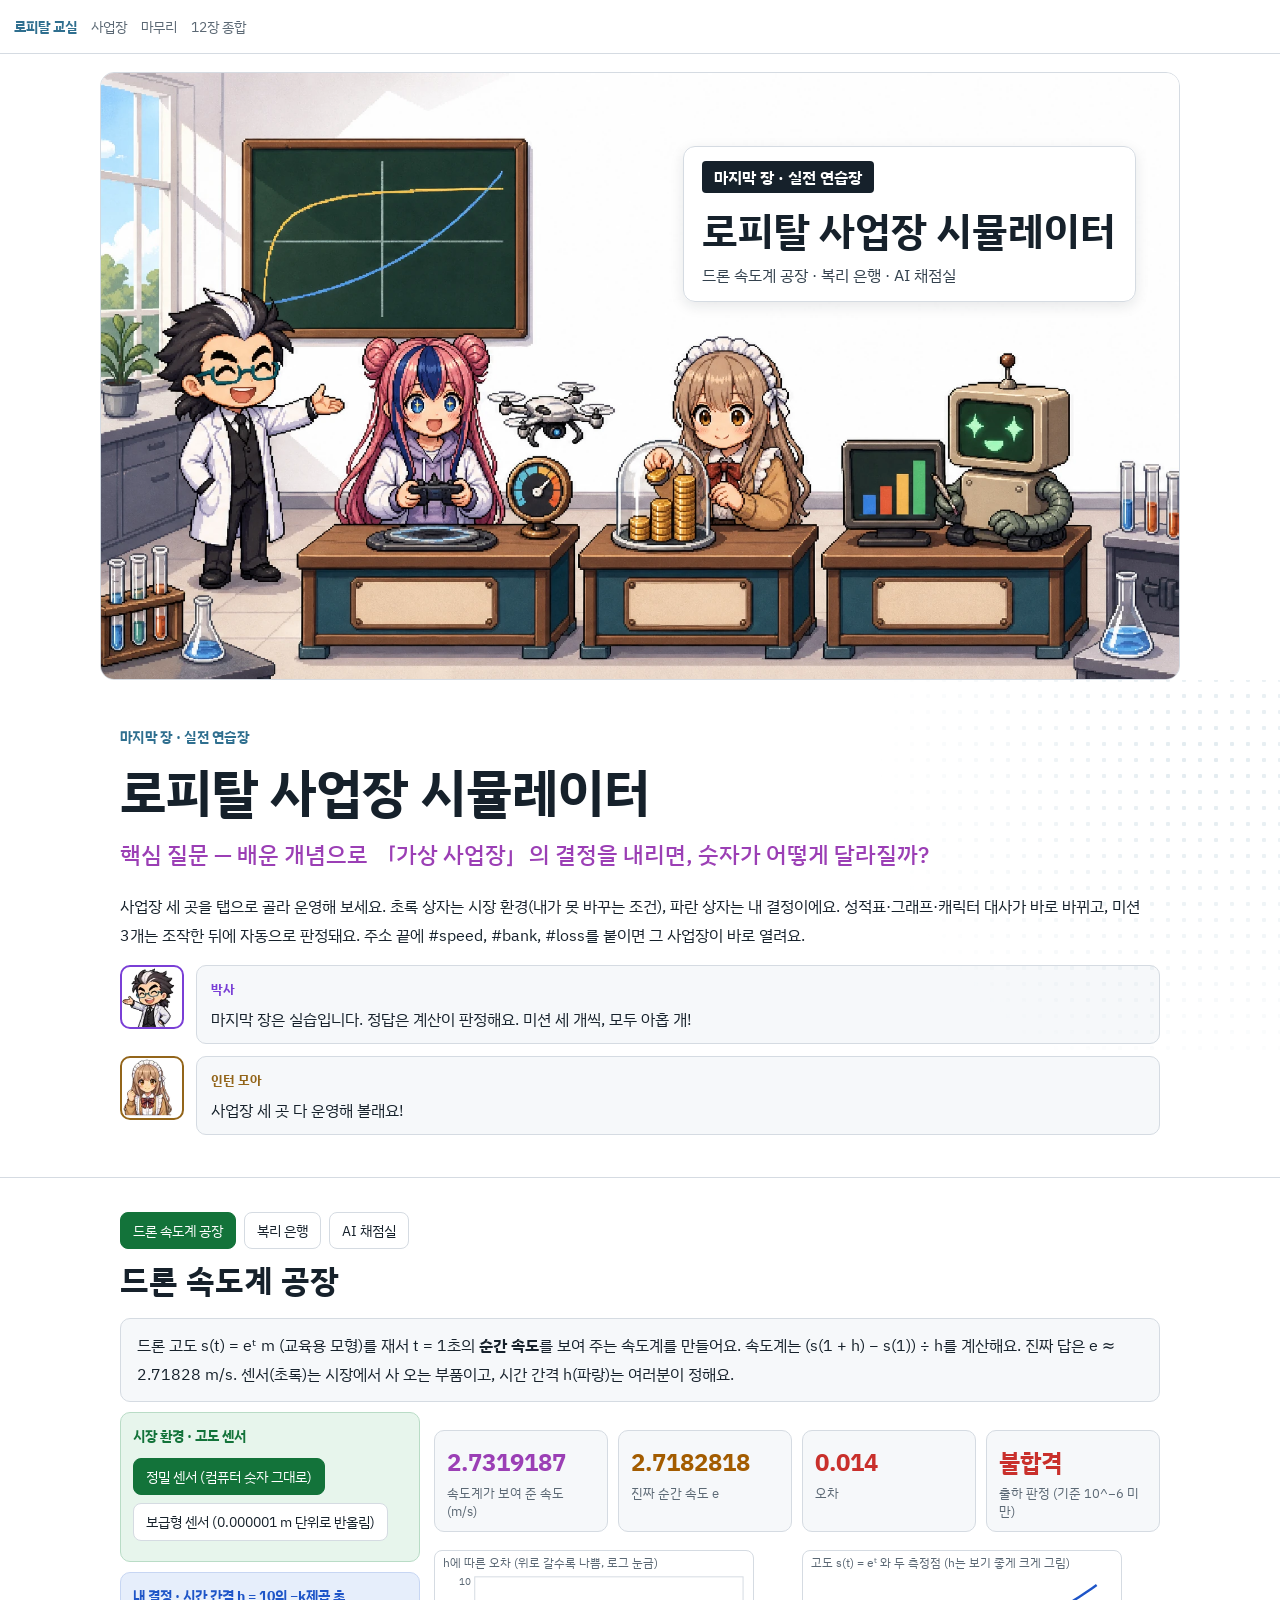
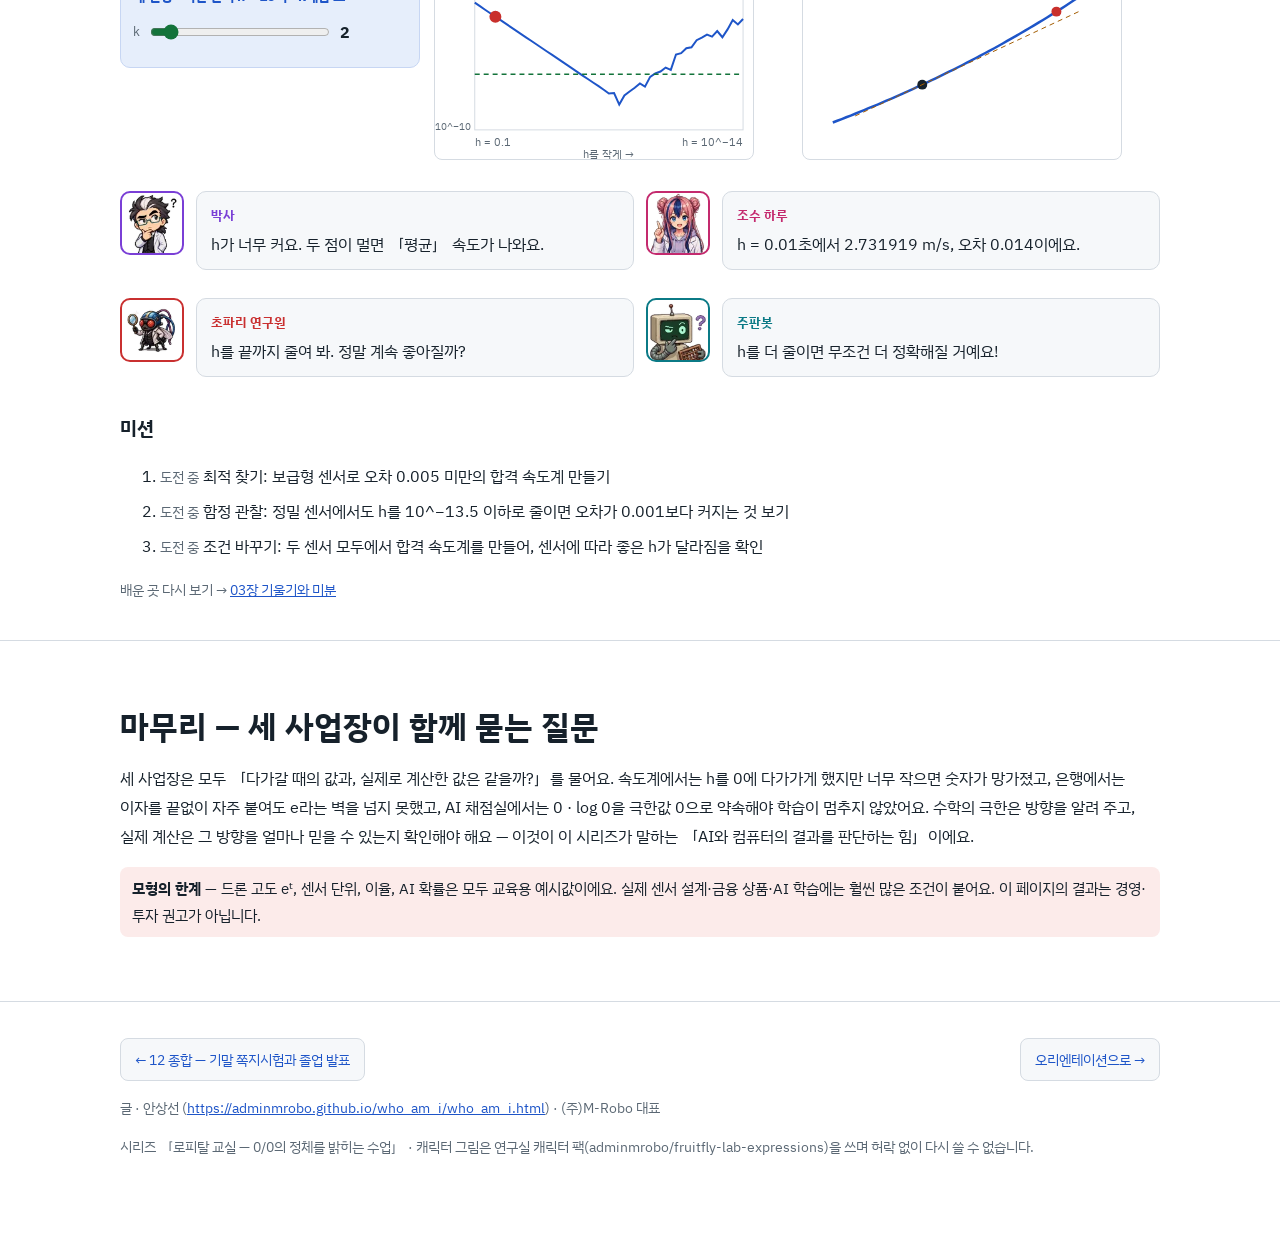
<file: practice/index.html>
<!DOCTYPE html><html lang="ko"><head>
<meta charset="utf-8">
<meta name="viewport" content="width=device-width, initial-scale=1, viewport-fit=cover">
<title>마지막 장 · 실전 연습장 — 로피탈 교실 — 0/0의 정체를 밝히는 수업</title>
<meta name="description" content="드론 속도계 공장, 복리 은행, AI 채점실을 운영하며 극한과 로피탈 개념을 써 보는 시뮬레이터.">
<meta property="og:title" content="마지막 장 · 실전 연습장 — 로피탈 교실 — 0/0의 정체를 밝히는 수업">
<meta property="og:description" content="드론 속도계 공장, 복리 은행, AI 채점실을 운영하며 극한과 로피탈 개념을 써 보는 시뮬레이터.">
<meta property="og:type" content="article">
<meta property="og:image" content="../img/og/og_practice.webp">
<link rel="preconnect" href="https://fonts.googleapis.com"><link rel="preconnect" href="https://fonts.gstatic.com" crossorigin>
<link href="https://fonts.googleapis.com/css2?family=IBM+Plex+Sans+KR:wght@400;500;700&display=swap" rel="stylesheet">
<link rel="stylesheet" href="../assets/lab.css">
<!-- px-fix v1 --><style id="px-fix">img{image-rendering:auto!important}</style><script id="px-fix-js">(function(){var R=window.ResizeObserver;function f(i){var n=i.naturalWidth,w=i.getBoundingClientRect().width;if(!n||!w)return;var s=w*(window.devicePixelRatio||1)/n;i.style.setProperty("image-rendering",s>=1.95?"pixelated":"auto","important")}var ro=R?new R(function(es){es.forEach(function(e){f(e.target)})}):null;function a(i){if(i.__px)return;i.__px=1;i.addEventListener("load",function(){f(i)});if(ro)ro.observe(i);f(i)}function all(r){(r||document).querySelectorAll&&(r||document).querySelectorAll("img").forEach(a)}function go(){all();if(window.MutationObserver)new MutationObserver(function(ms){ms.forEach(function(m){m.addedNodes.forEach(function(n){if(n.nodeType!==1)return;if(n.tagName==="IMG")a(n);else all(n)})})}).observe(document.documentElement,{childList:true,subtree:true});window.addEventListener("resize",function(){document.querySelectorAll("img").forEach(f)})}if(document.readyState==="loading")document.addEventListener("DOMContentLoaded",go);else go()})();</script><!-- /px-fix -->
</head><body>
<nav class="top" aria-label="실전 연습장 목차"><a class="logo" href="../index.html">로피탈 교실</a><a href="#sim">사업장</a><a href="#wrap">마무리</a><a href="../12_final_review.html">12장 종합</a></nav><div id="prog"></div>
<div class="cover has-img" id="top"><img class="cimg" src="../img/cover/cover_practice.webp" width="1920" height="1080" alt="실전 연습장 표지 — 세 사업장 앞의 박사와 수강생들"><div class="ctext"><span class="no">마지막 장 · 실전 연습장</span><h1>로피탈 사업장 시뮬레이터</h1><p>드론 속도계 공장 · 복리 은행 · AI 채점실</p></div></div>
<header class="hero"><div class="wrap"><div class="kicker">마지막 장 · 실전 연습장</div><h1>로피탈 사업장 시뮬레이터</h1><p class="q">핵심 질문 — 배운 개념으로 「가상 사업장」의 결정을 내리면, 숫자가 어떻게 달라질까?</p><p>사업장 세 곳을 탭으로 골라 운영해 보세요. 초록 상자는 시장 환경(내가 못 바꾸는 조건), 파란 상자는 내 결정이에요. 성적표·그래프·캐릭터 대사가 바로 바뀌고, 미션 3개는 조작한 뒤에 자동으로 판정돼요. 주소 끝에 #speed, #bank, #loss를 붙이면 그 사업장이 바로 열려요.</p><div class="say" data-who="doc"><img class="who" data-who="doc" data-mood="front" alt="" aria-hidden="true"><div><b class="name">박사</b><p>마지막 장은 실습입니다. 정답은 계산이 판정해요. 미션 세 개씩, 모두 아홉 개!</p></div></div><div class="say" data-who="moa"><img class="who" data-who="moa" data-mood="cheer" alt="" aria-hidden="true"><div><b class="name">인턴 모아</b><p>사업장 세 곳 다 운영해 볼래요!</p></div></div></div></header>
<section class="level" style="padding-top:24px"><div class="wrap" id="sim"></div></section>
<section class="level" id="wrap"><div class="wrap"><h2>마무리 — 세 사업장이 함께 묻는 질문</h2>
<p>세 사업장은 모두 「다가갈 때의 값과, 실제로 계산한 값은 같을까?」를 물어요. 속도계에서는 h를 0에 다가가게 했지만 너무 작으면 숫자가 망가졌고, 은행에서는 이자를 끝없이 자주 붙여도 e라는 벽을 넘지 못했고, AI 채점실에서는 0 · log 0을 극한값 0으로 약속해야 학습이 멈추지 않았어요. 수학의 극한은 방향을 알려 주고, 실제 계산은 그 방향을 얼마나 믿을 수 있는지 확인해야 해요 — 이것이 이 시리즈가 말하는 「AI와 컴퓨터의 결과를 판단하는 힘」이에요.</p>
<div class="lim"><b>모형의 한계</b> — 드론 고도 eᵗ, 센서 단위, 이율, AI 확률은 모두 교육용 예시값이에요. 실제 센서 설계·금융 상품·AI 학습에는 훨씬 많은 조건이 붙어요. 이 페이지의 결과는 경영·투자 권고가 아닙니다.</div>
</div></section>
<footer><div class="wrap">
<div class="nextprev"><a href="../12_final_review.html">← 12 종합 — 기말 쪽지시험과 졸업 발표</a><a href="../index.html">오리엔테이션으로 →</a></div>
<p>글 · 안상선 (<a href="https://adminmrobo.github.io/who_am_i/who_am_i.html">https://adminmrobo.github.io/who_am_i/who_am_i.html</a>) · (주)M-Robo 대표</p>
<p class="note">시리즈 「로피탈 교실 — 0/0의 정체를 밝히는 수업」 · 캐릭터 그림은 연구실 캐릭터 팩(adminmrobo/fruitfly-lab-expressions)을 쓰며 허락 없이 다시 쓸 수 없습니다.</p>
</div></footer>
<script src="../assets/sprites.js"></script><script src="../assets/widgets.js"></script><script src="../assets/lab.js"></script><script src="../assets/practice.js"></script></body></html>
</file>
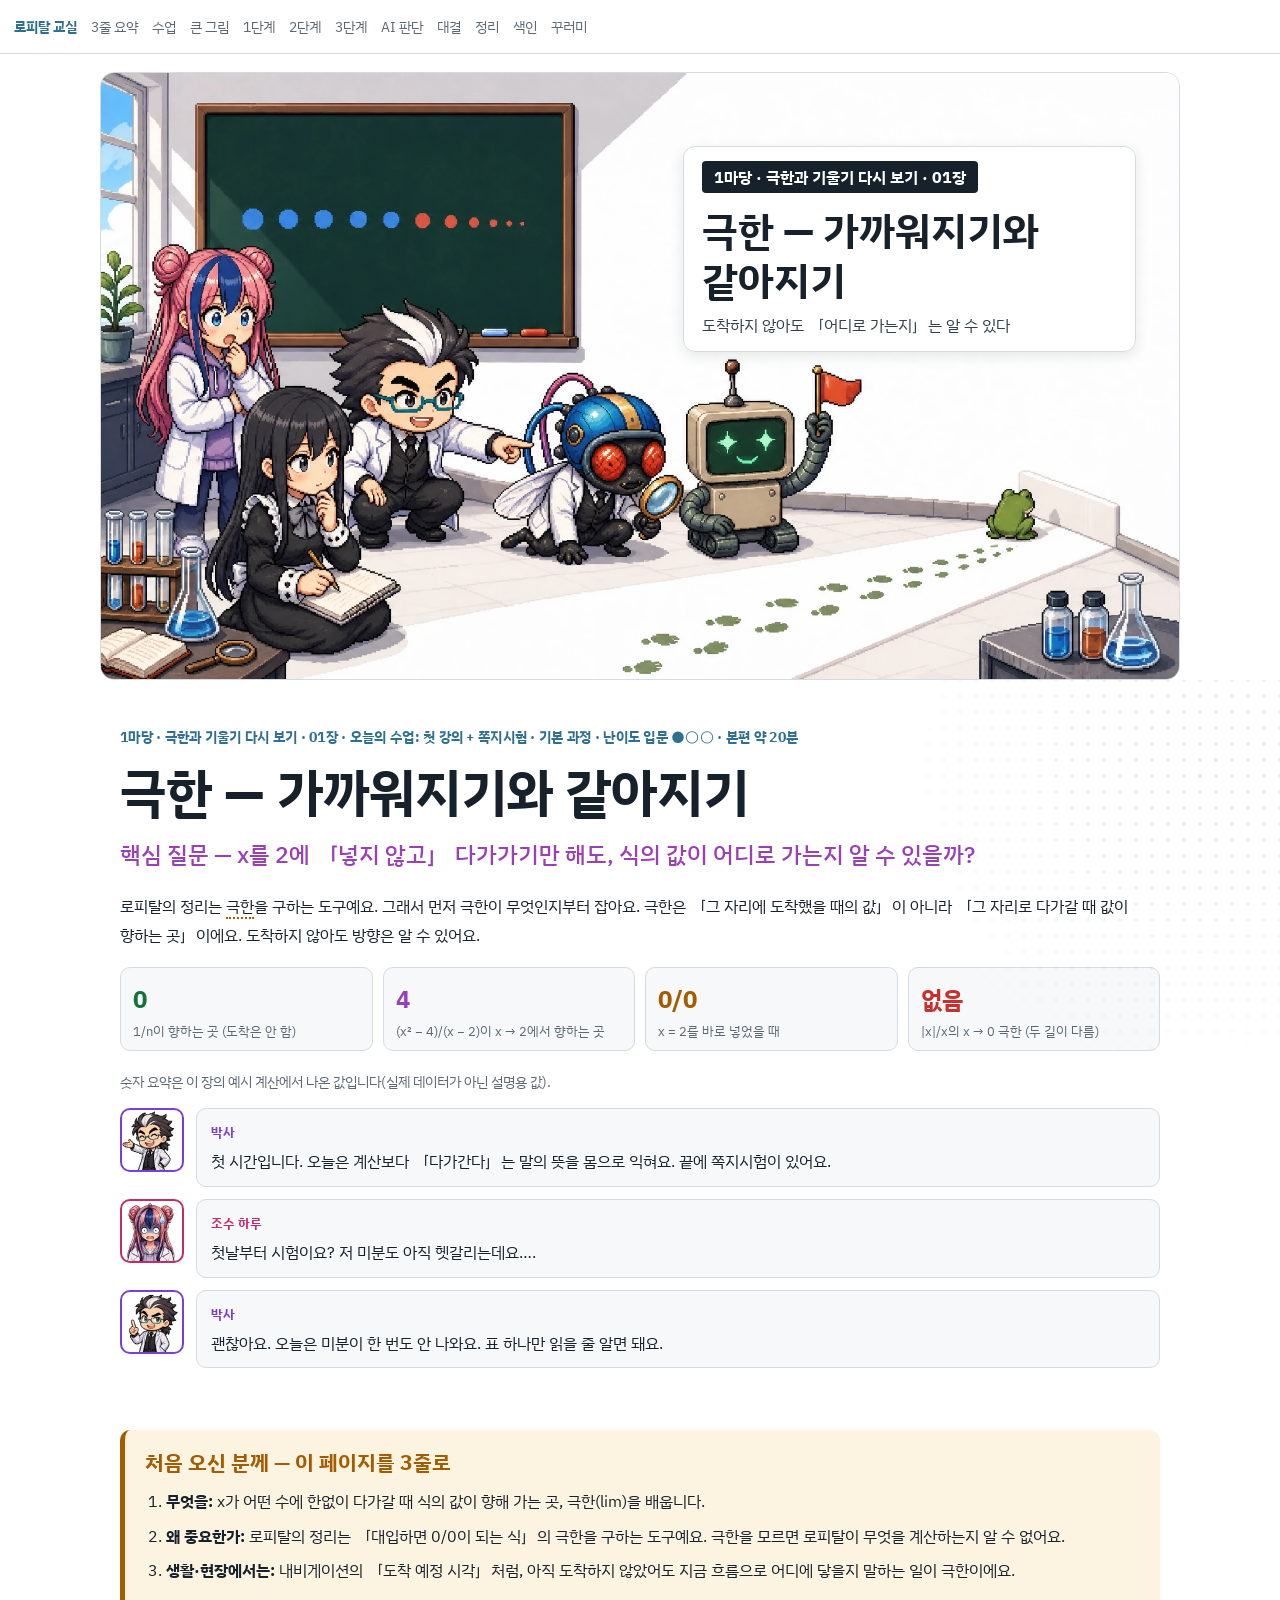
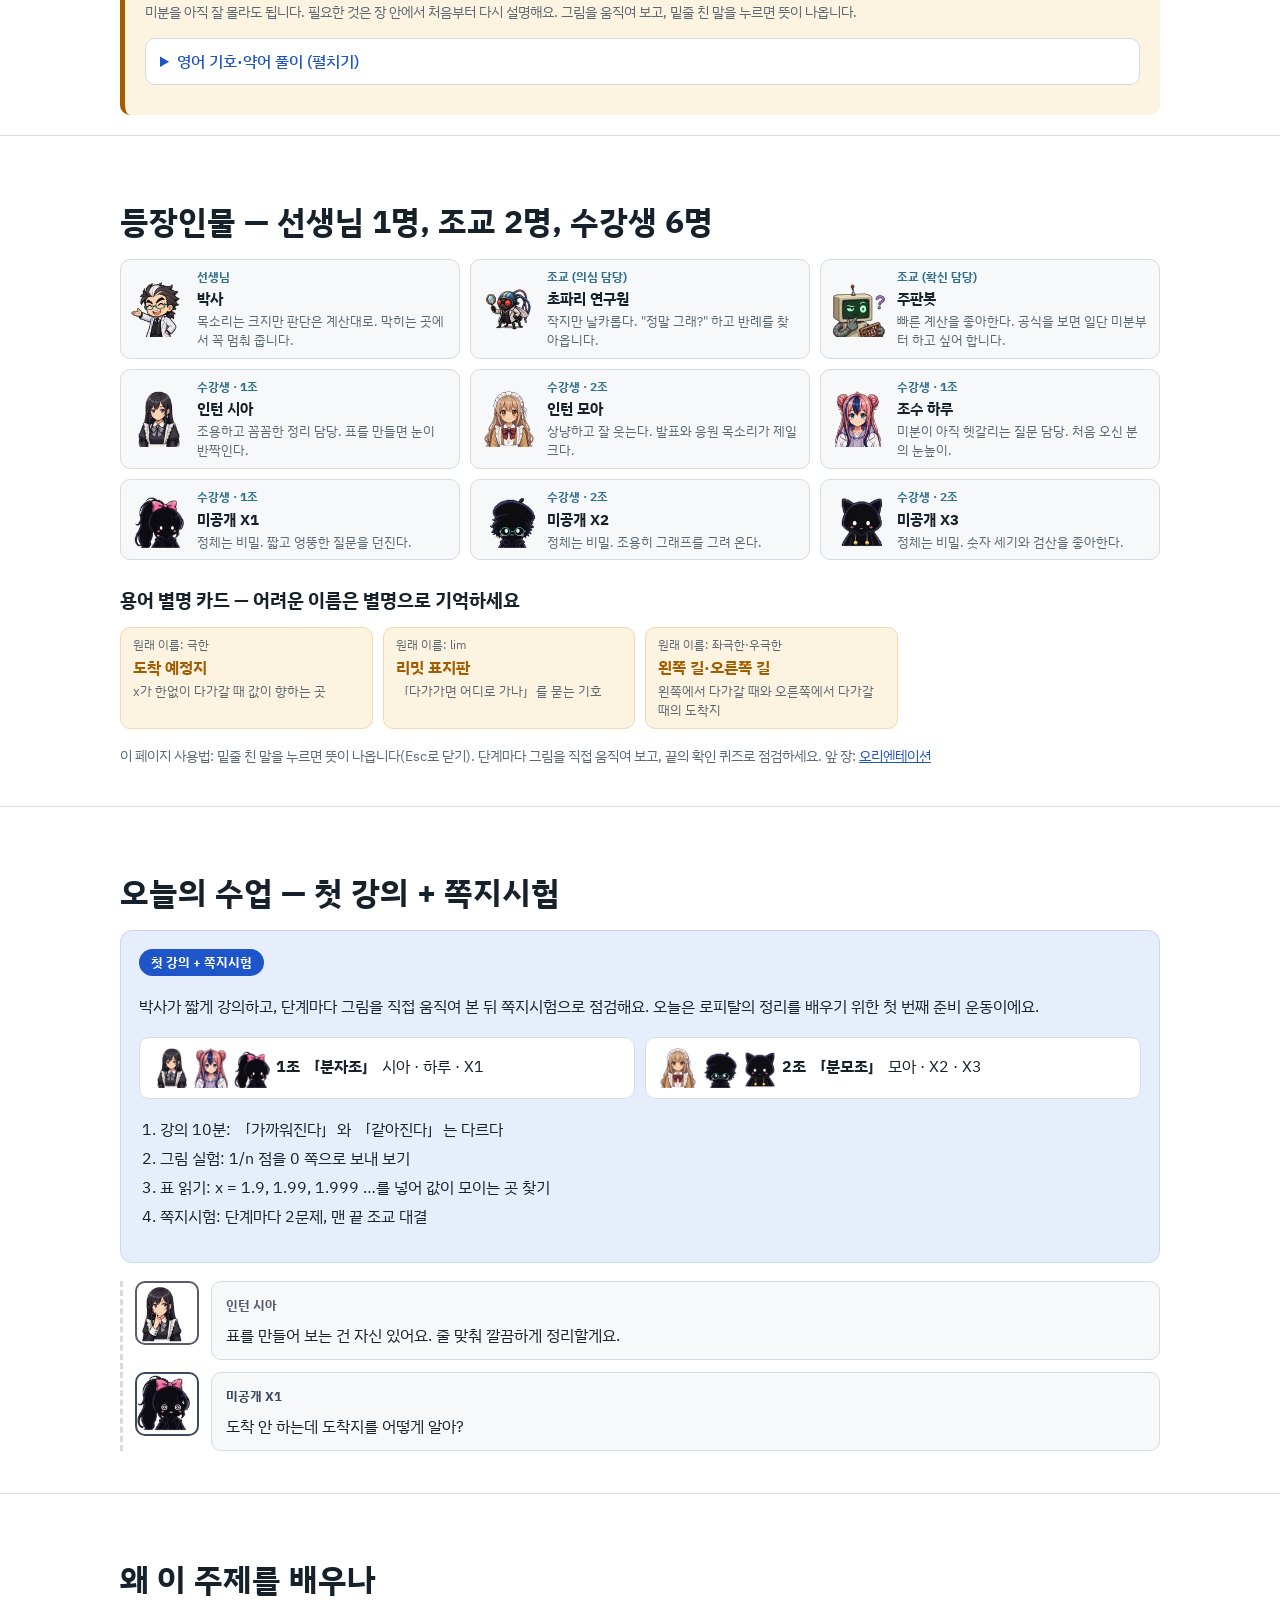
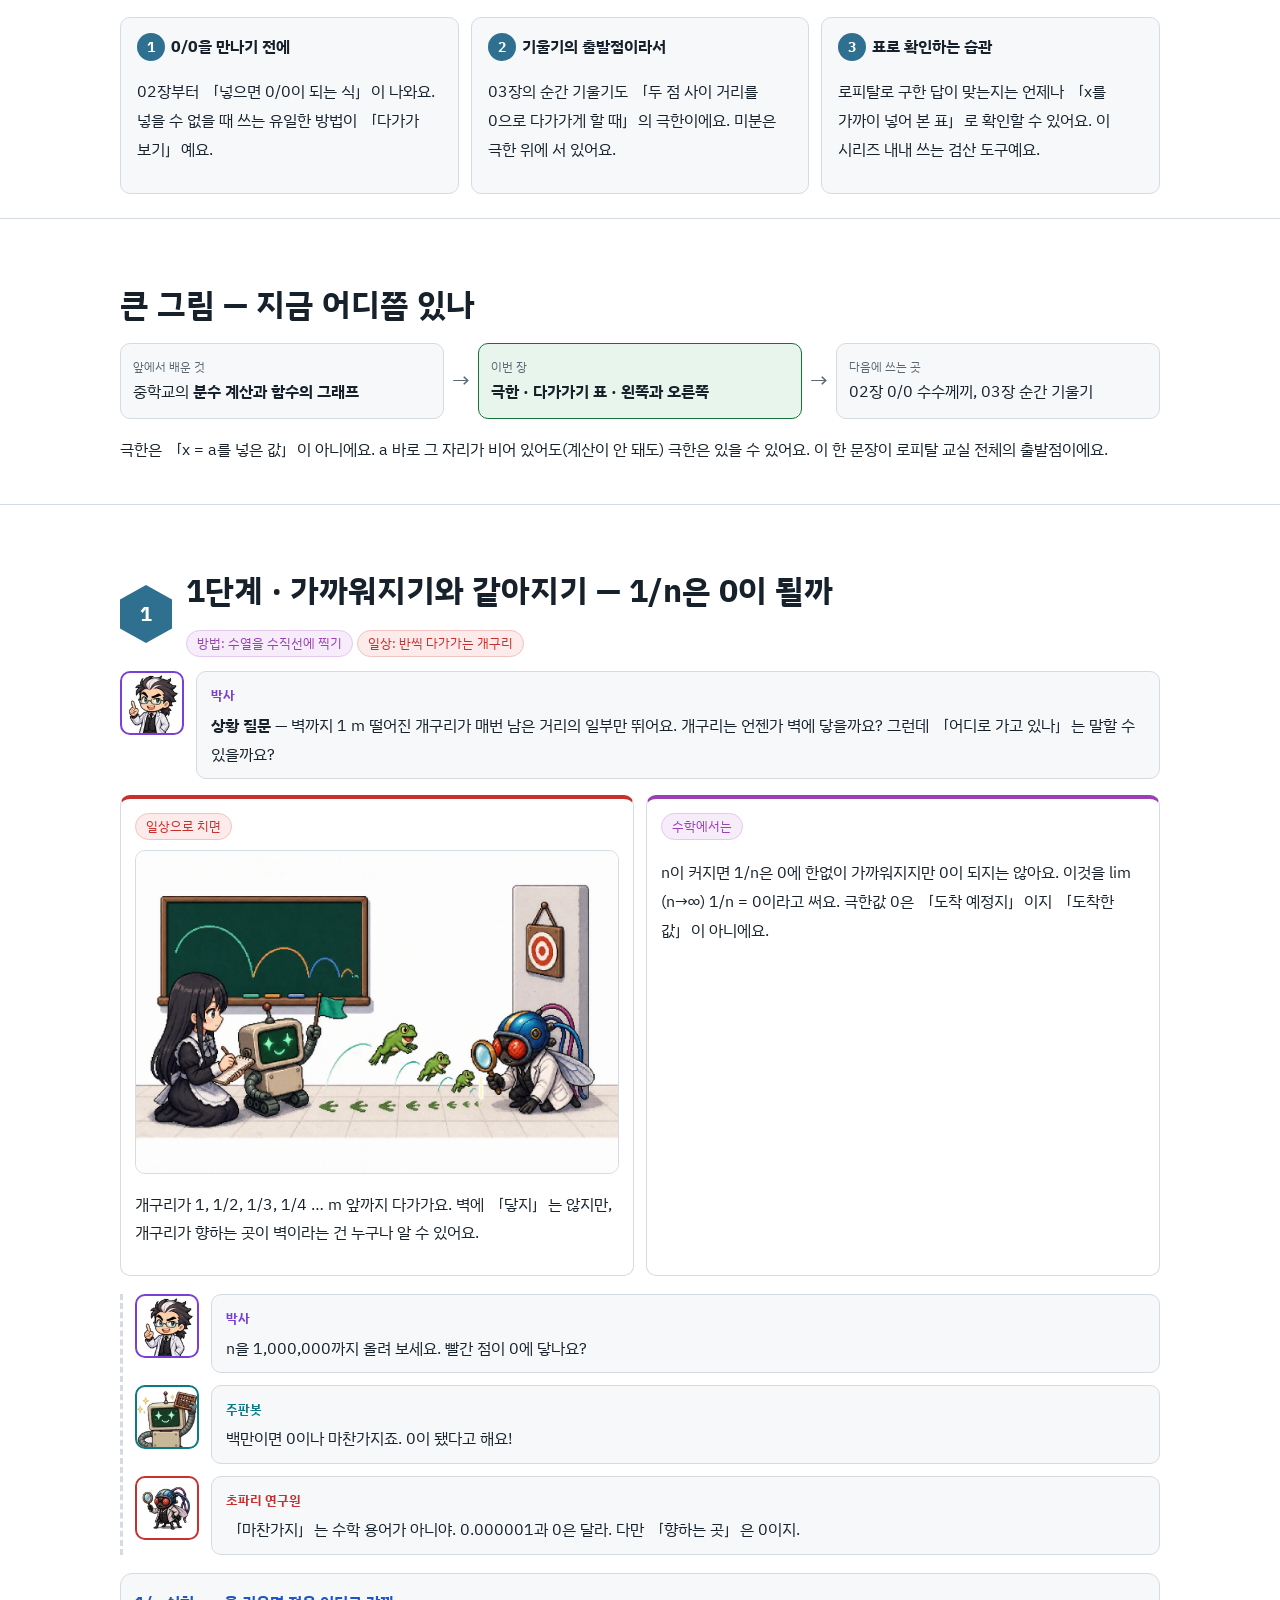
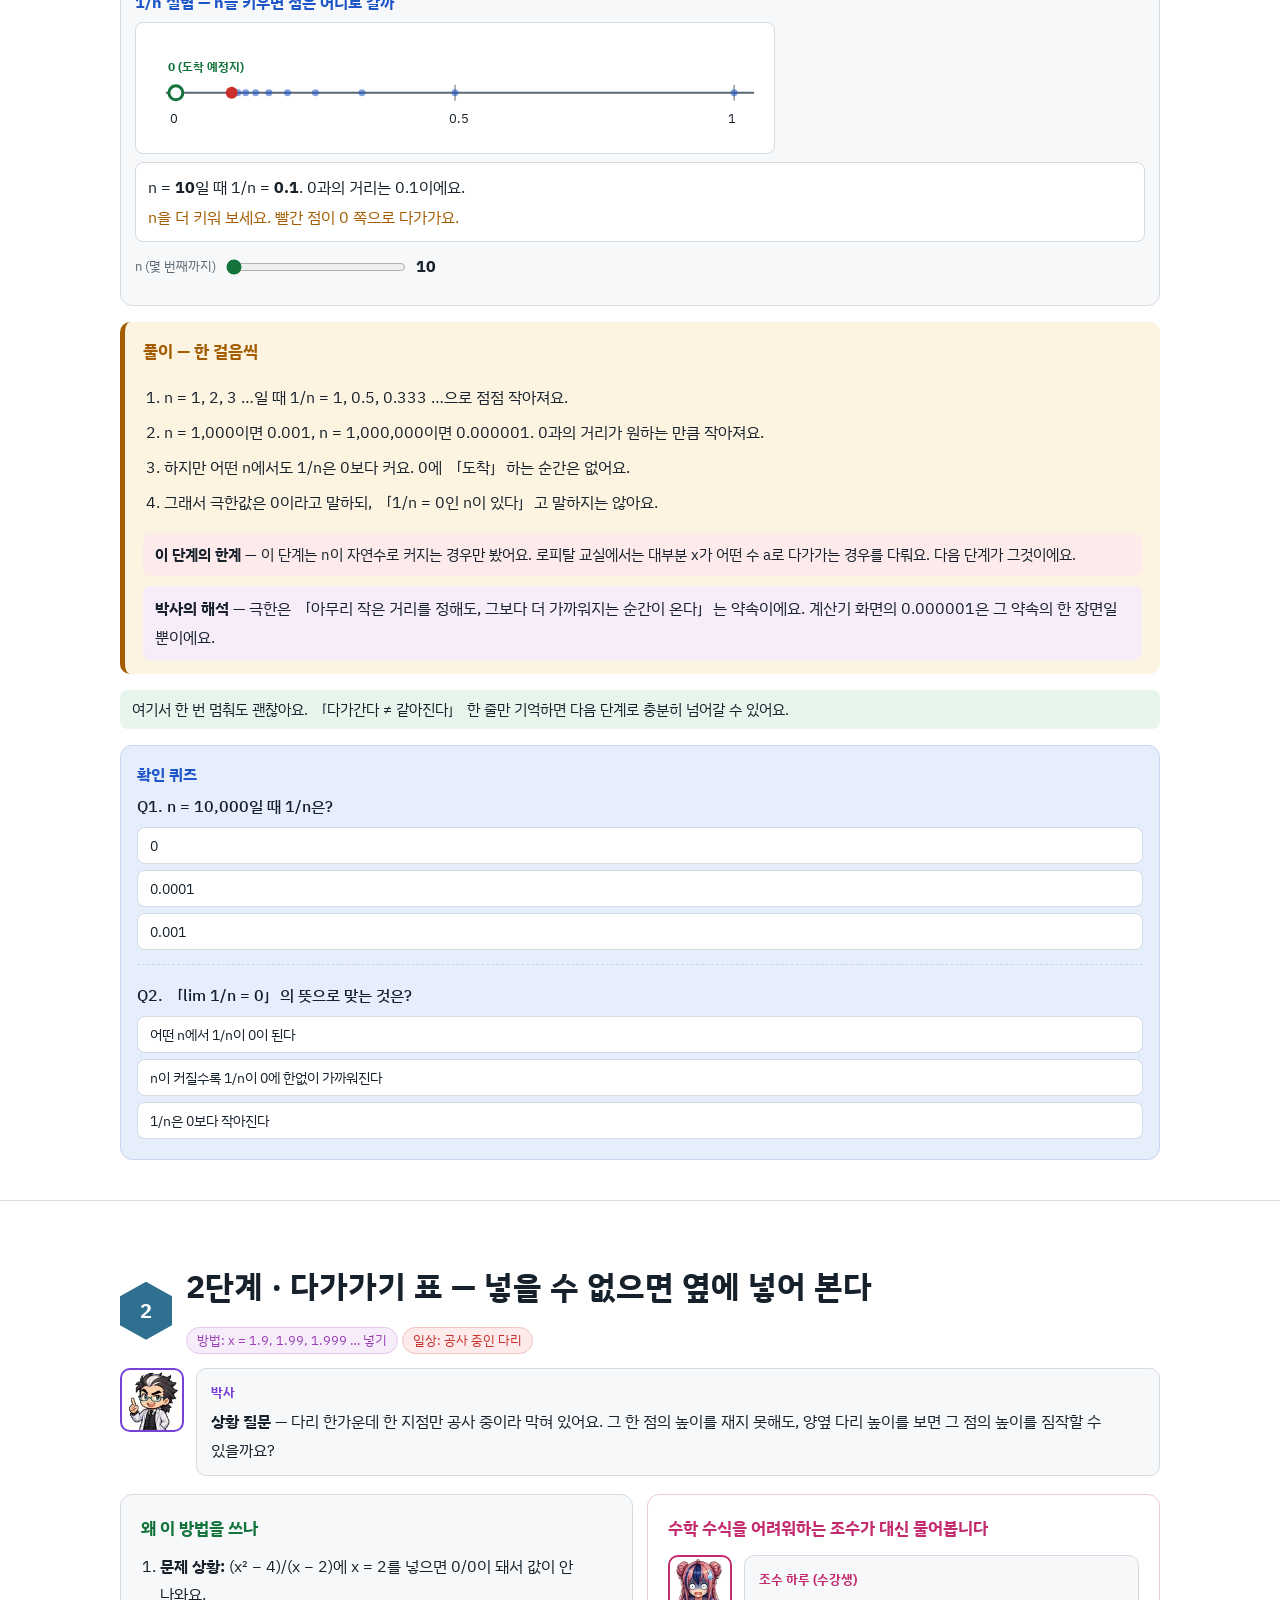
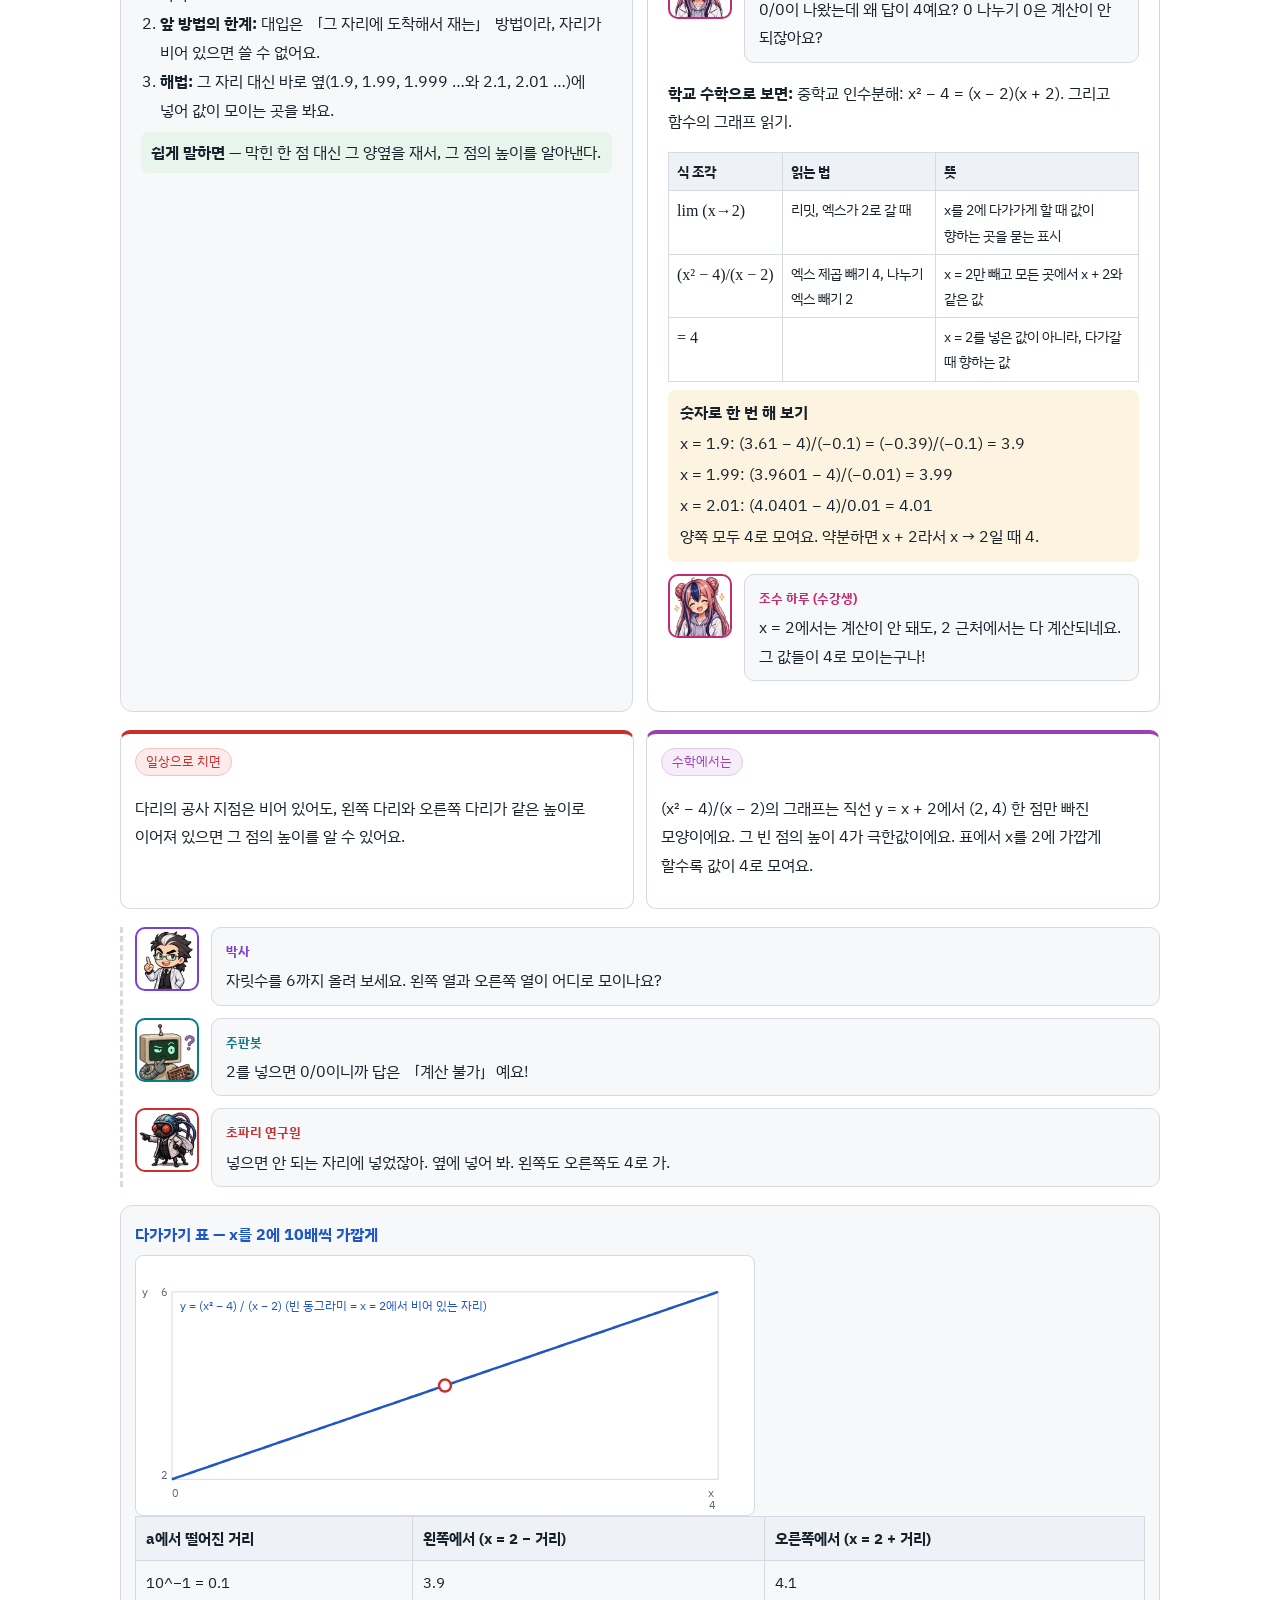
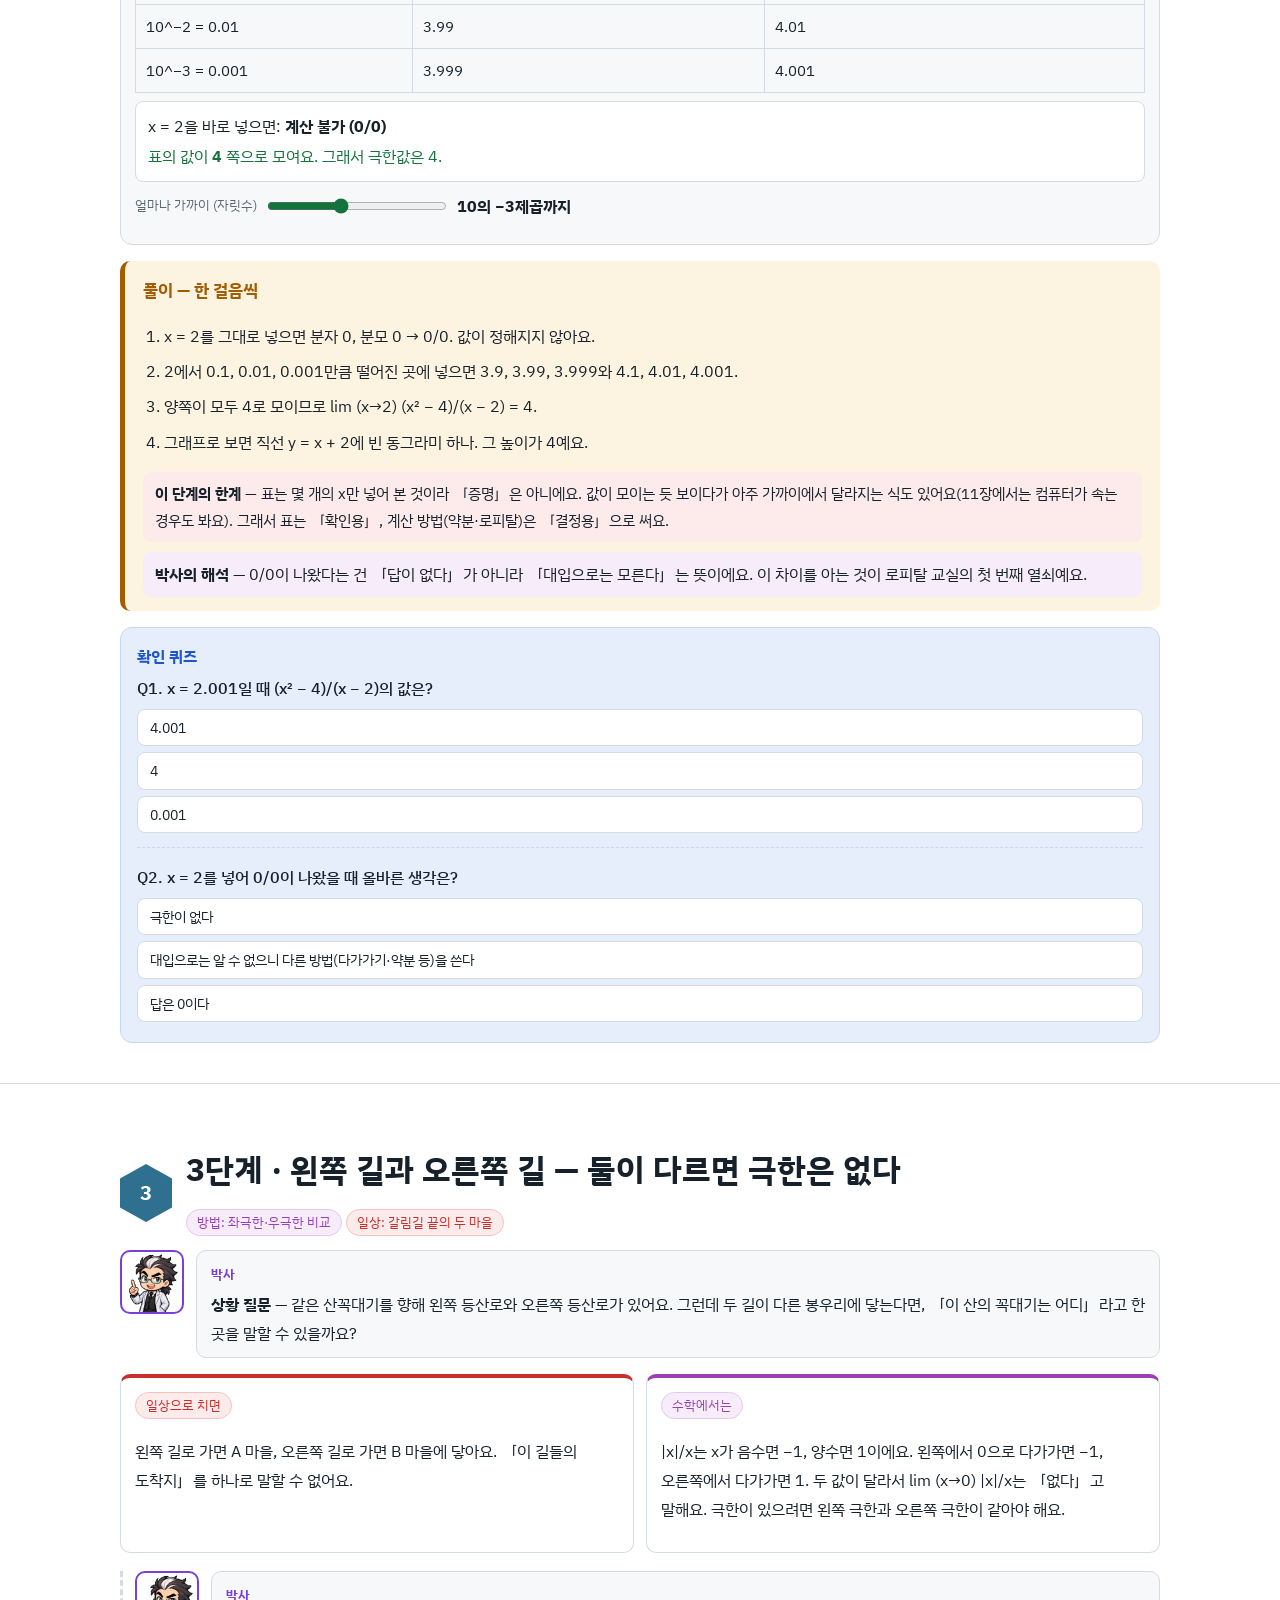
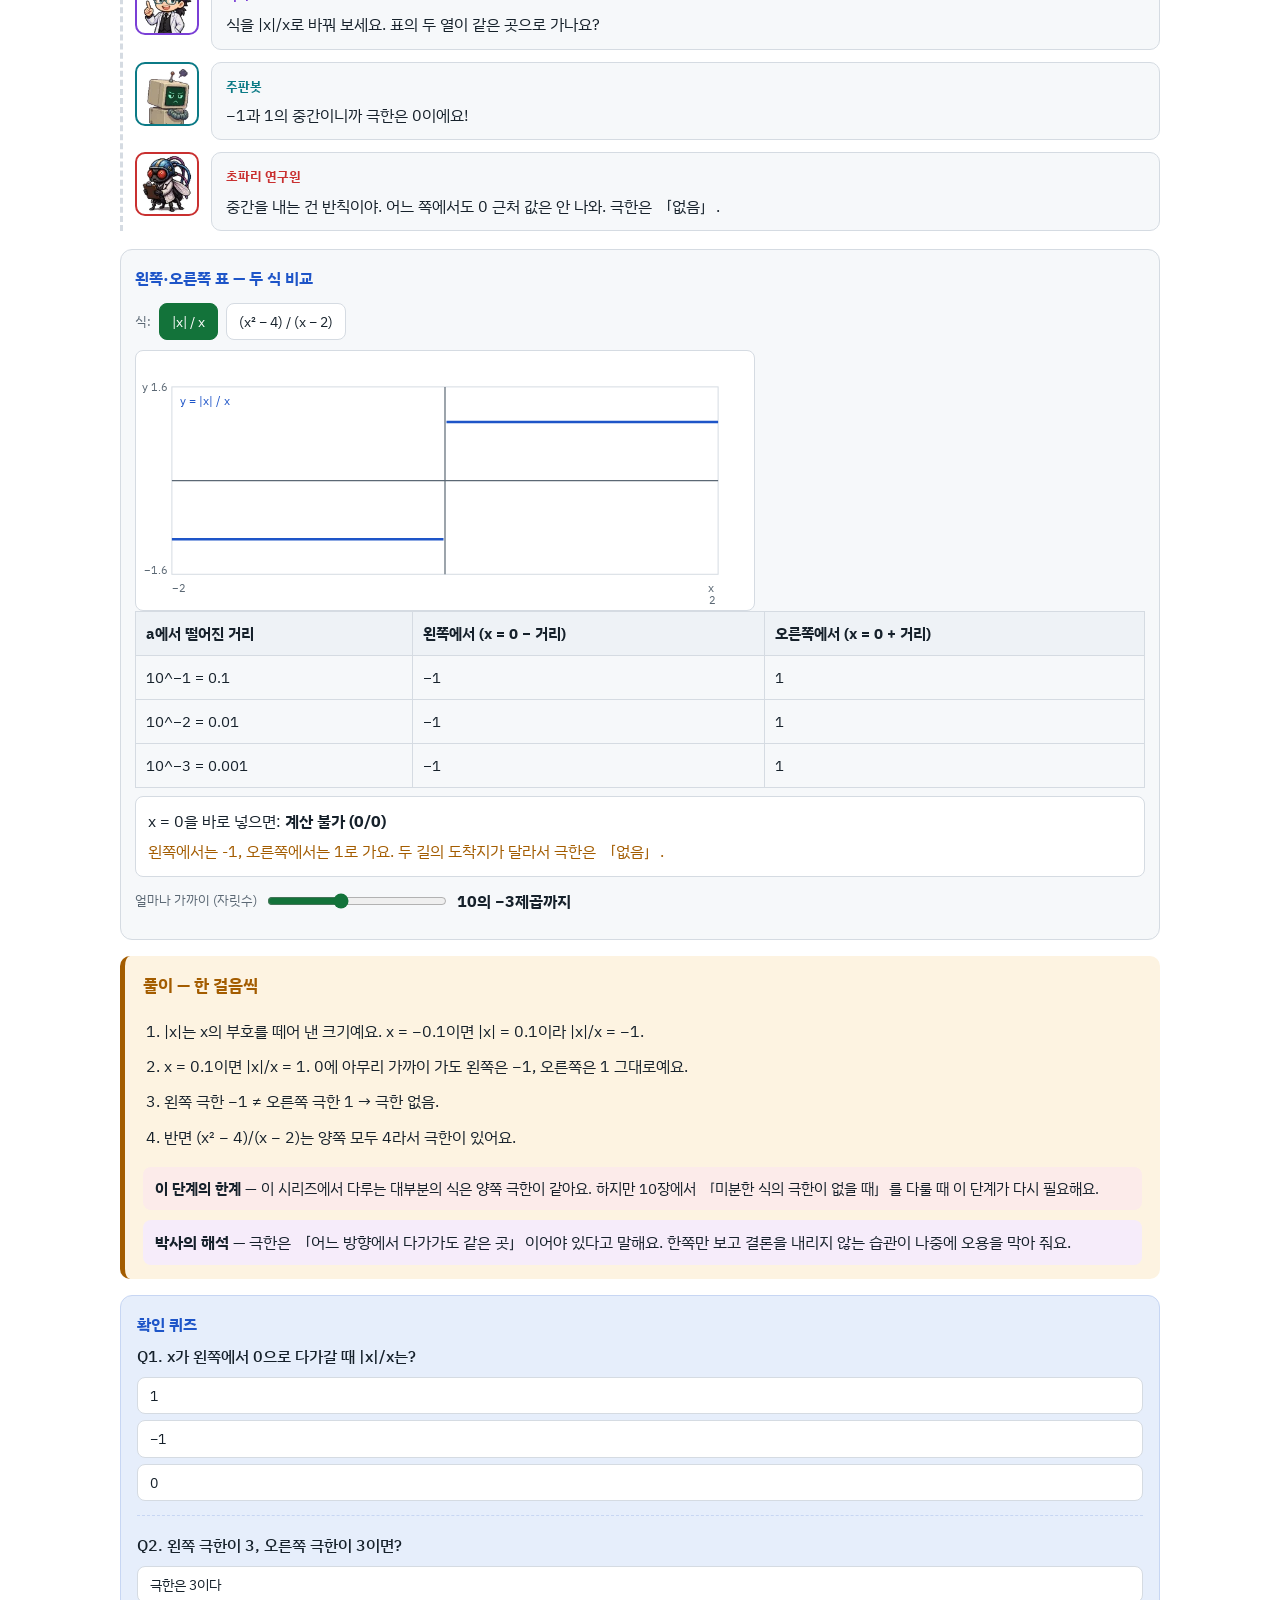
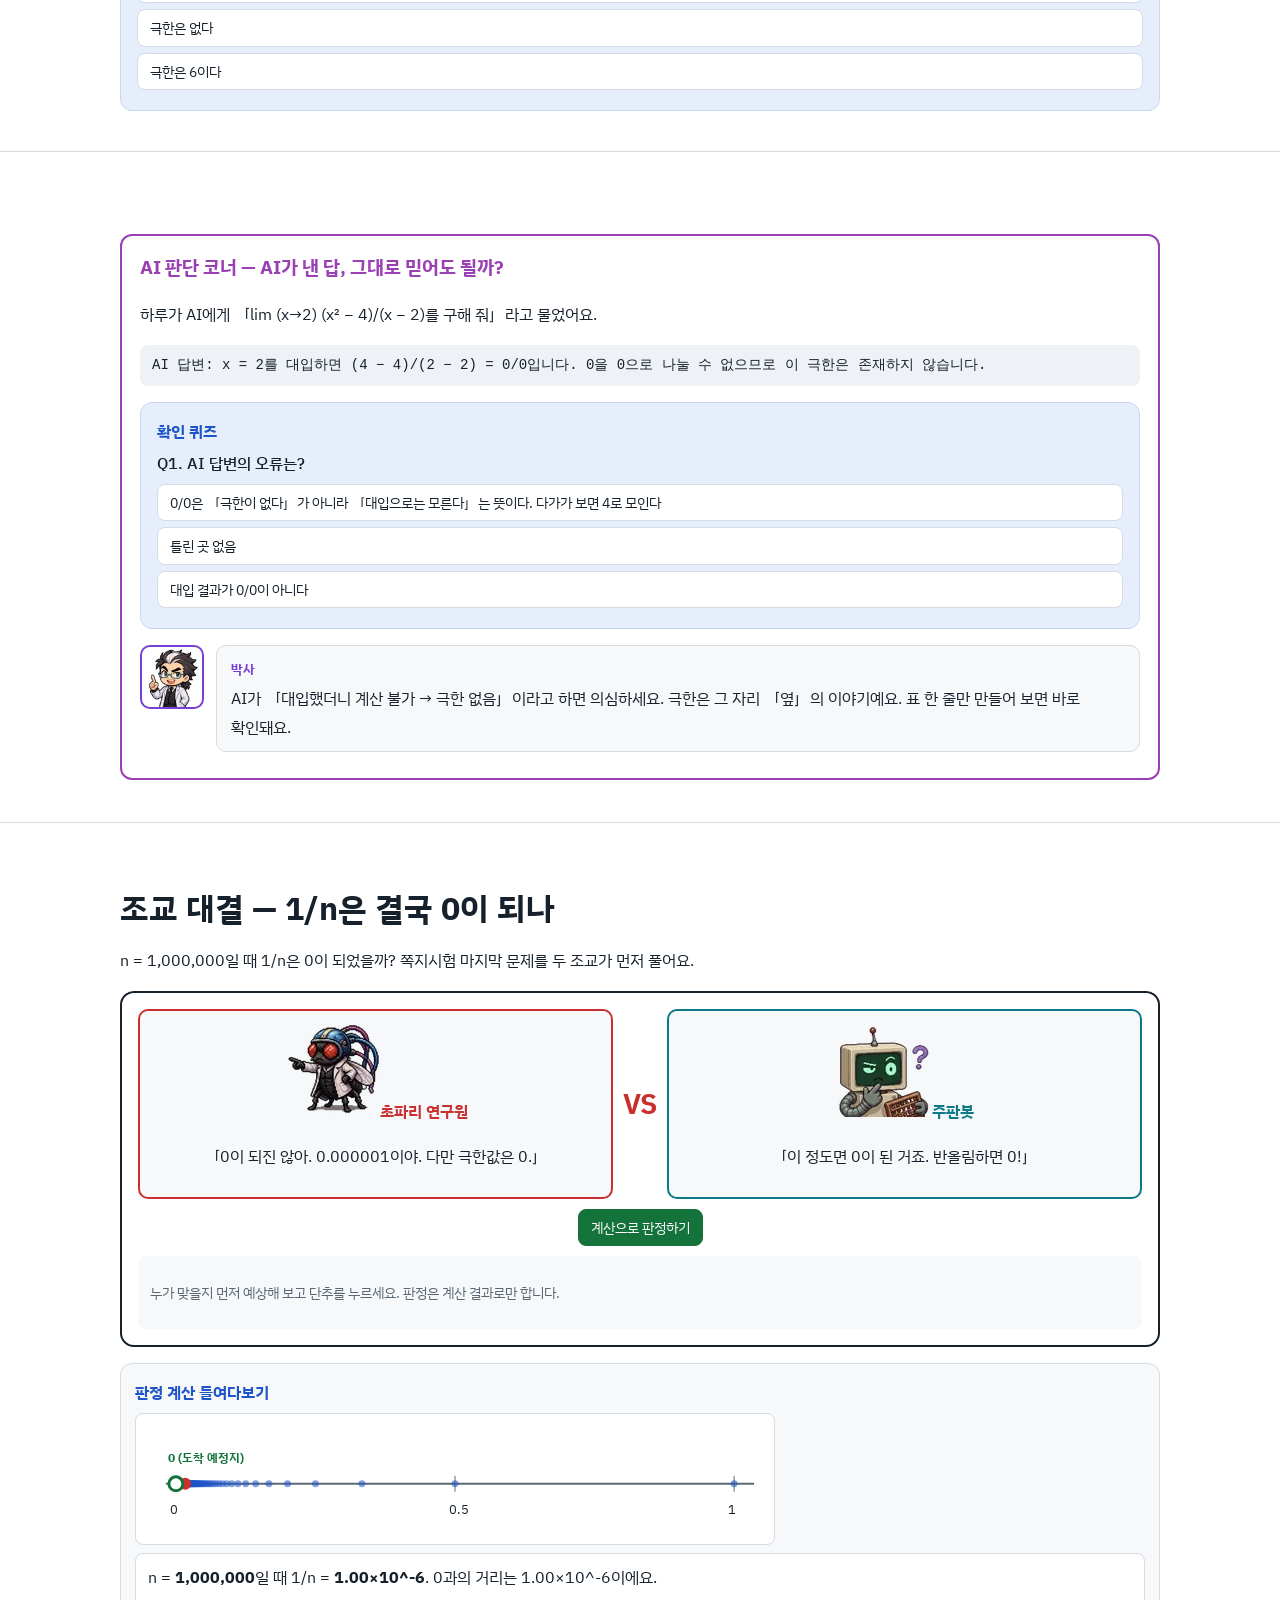
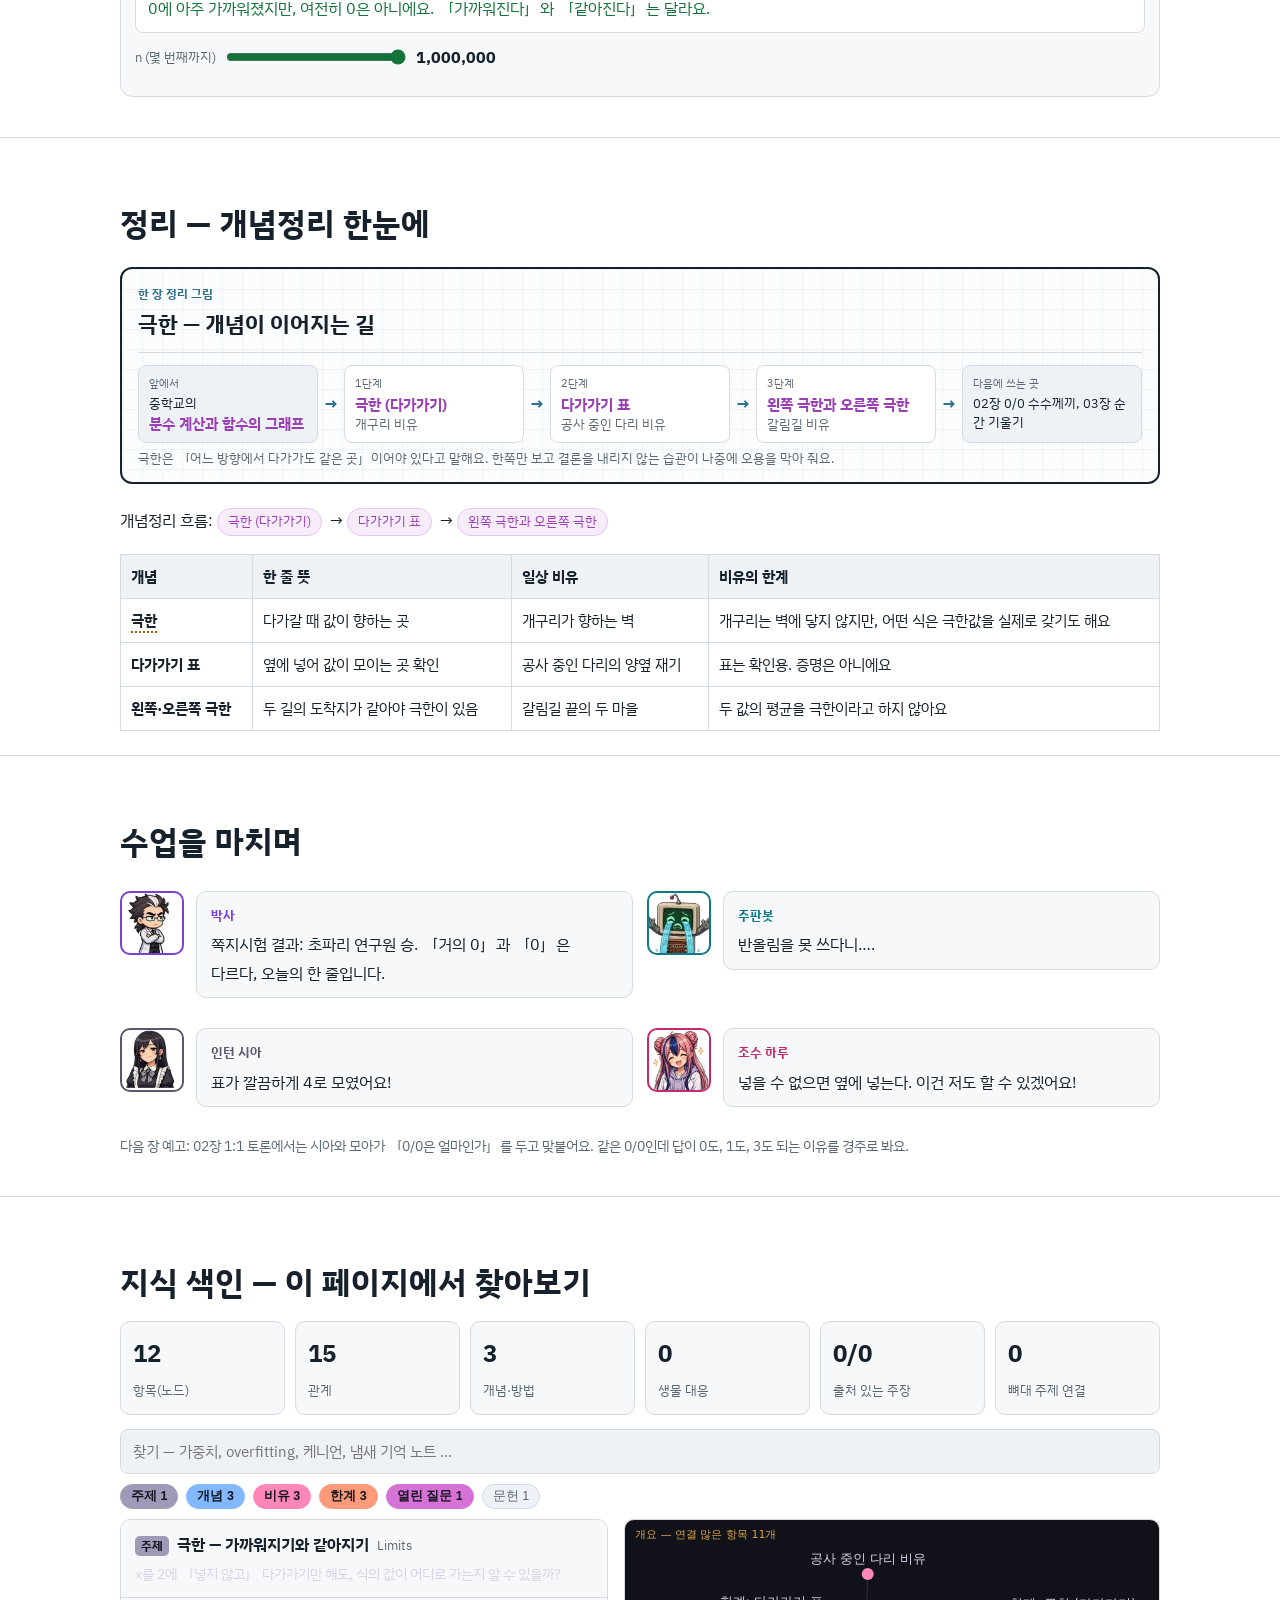
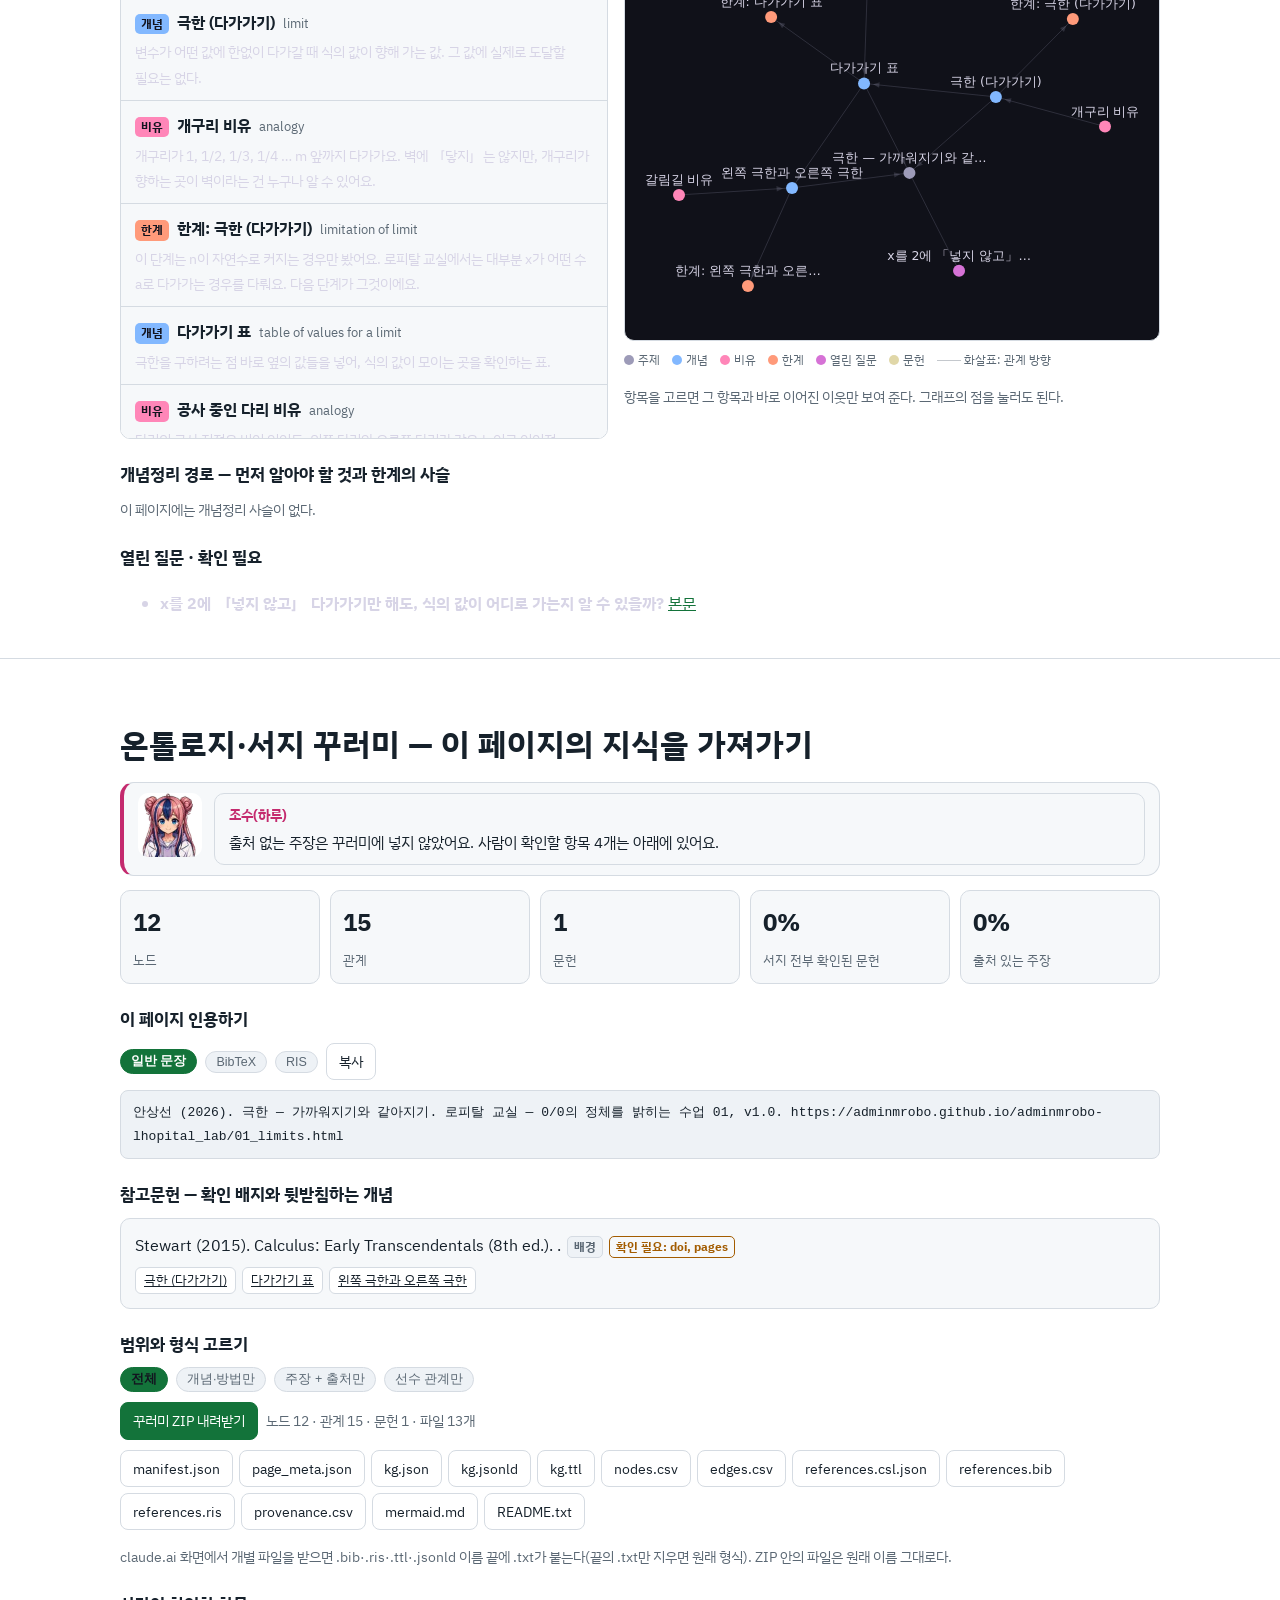
<file: 01_limits.html>
<!DOCTYPE html><html lang="ko"><head>
<meta charset="utf-8">
<meta name="viewport" content="width=device-width, initial-scale=1, viewport-fit=cover">
<title>01 극한 — 가까워지기와 같아지기 — 로피탈 교실 — 0/0의 정체를 밝히는 수업</title>
<meta name="description" content="x를 2에 「넣지 않고」 다가가기만 해도, 식의 값이 어디로 가는지 알 수 있을까?">
<meta property="og:title" content="01 극한 — 가까워지기와 같아지기 — 로피탈 교실 — 0/0의 정체를 밝히는 수업">
<meta property="og:description" content="x를 2에 「넣지 않고」 다가가기만 해도, 식의 값이 어디로 가는지 알 수 있을까?">
<meta property="og:type" content="article">
<meta property="og:image" content="img/og/og_01.webp">
<link rel="preconnect" href="https://fonts.googleapis.com"><link rel="preconnect" href="https://fonts.gstatic.com" crossorigin>
<link href="https://fonts.googleapis.com/css2?family=IBM+Plex+Sans+KR:wght@400;500;700&display=swap" rel="stylesheet">
<link rel="stylesheet" href="assets/lab.css">
<!-- px-fix v1 --><style id="px-fix">img{image-rendering:auto!important}</style><script id="px-fix-js">(function(){var R=window.ResizeObserver;function f(i){var n=i.naturalWidth,w=i.getBoundingClientRect().width;if(!n||!w)return;var s=w*(window.devicePixelRatio||1)/n;i.style.setProperty("image-rendering",s>=1.95?"pixelated":"auto","important")}var ro=R?new R(function(es){es.forEach(function(e){f(e.target)})}):null;function a(i){if(i.__px)return;i.__px=1;i.addEventListener("load",function(){f(i)});if(ro)ro.observe(i);f(i)}function all(r){(r||document).querySelectorAll&&(r||document).querySelectorAll("img").forEach(a)}function go(){all();if(window.MutationObserver)new MutationObserver(function(ms){ms.forEach(function(m){m.addedNodes.forEach(function(n){if(n.nodeType!==1)return;if(n.tagName==="IMG")a(n);else all(n)})})}).observe(document.documentElement,{childList:true,subtree:true});window.addEventListener("resize",function(){document.querySelectorAll("img").forEach(f)})}if(document.readyState==="loading")document.addEventListener("DOMContentLoaded",go);else go()})();</script><!-- /px-fix -->
</head><body>
<nav class="top" aria-label="이 페이지 목차"><a class="logo" href="index.html">로피탈 교실</a><a href="#three">3줄 요약</a><a href="#class">수업</a><a href="#map">큰 그림</a><a href="#lv1">1단계</a><a href="#lv2">2단계</a><a href="#lv3">3단계</a><a href="#ai">AI 판단</a><a href="#duel">대결</a><a href="#sum">정리</a><a href="#kg">색인</a><a href="#export">꾸러미</a></nav><div id="prog"></div>
<div class="cover has-img" id="top"><img class="cimg" src="img/cover/cover_01.webp" width="1920" height="1080" alt="극한 — 가까워지기와 같아지기 표지 — 박사, 초파리 연구원, 주판봇, 인턴 시아"><div class="ctext"><span class="no">1마당 · 극한과 기울기 다시 보기 · 01장</span><h1>극한 — 가까워지기와 같아지기</h1><p>도착하지 않아도 「어디로 가는지」는 알 수 있다</p></div></div>
<header class="hero"><div class="wrap">
<div class="kicker">1마당 · 극한과 기울기 다시 보기 · 01장 · 오늘의 수업: 첫 강의 + 쪽지시험 · 기본 과정 · 난이도 입문 ●○○ · 본편 약 20분</div>
<h1>극한 — 가까워지기와 같아지기</h1>
<p class="q">핵심 질문 — x를 2에 「넣지 않고」 다가가기만 해도, 식의 값이 어디로 가는지 알 수 있을까?</p>
<p>로피탈의 정리는 <span class="jt" data-t="극한" data-d="x가 어떤 값에 한없이 다가갈 때 식의 값이 향해 가는 값. 실제로 그 값이 될 필요는 없다.">극한</span>을 구하는 도구예요. 그래서 먼저 극한이 무엇인지부터 잡아요. 극한은 「그 자리에 도착했을 때의 값」이 아니라 「그 자리로 다가갈 때 값이 향하는 곳」이에요. 도착하지 않아도 방향은 알 수 있어요.</p>
<div class="kpis"><div class="kpi g"><b>0</b><span>1/n이 향하는 곳 (도착은 안 함)</span></div><div class="kpi m"><b>4</b><span>(x² − 4)/(x − 2)이 x → 2에서 향하는 곳</span></div><div class="kpi a"><b>0/0</b><span>x = 2를 바로 넣었을 때</span></div><div class="kpi r"><b>없음</b><span>|x|/x의 x → 0 극한 (두 길이 다름)</span></div></div>
<p class="note">숫자 요약은 이 장의 예시 계산에서 나온 값입니다(실제 데이터가 아닌 설명용 값).</p>
<div class="say" data-who="doc"><img class="who" data-who="doc" data-mood="front" alt="" aria-hidden="true"><div><b class="name">박사</b><p>첫 시간입니다. 오늘은 계산보다 「다가간다」는 말의 뜻을 몸으로 익혀요. 끝에 쪽지시험이 있어요.</p></div></div><div class="say" data-who="asst"><img class="who" data-who="asst" data-mood="shock" alt="" aria-hidden="true"><div><b class="name">조수 하루</b><p>첫날부터 시험이요? 저 미분도 아직 헷갈리는데요….</p></div></div><div class="say" data-who="doc"><img class="who" data-who="doc" data-mood="board" alt="" aria-hidden="true"><div><b class="name">박사</b><p>괜찮아요. 오늘은 미분이 한 번도 안 나와요. 표 하나만 읽을 줄 알면 돼요.</p></div></div>
</div></header>
<div class="wrap"><div class="three" id="three"><h2>처음 오신 분께 — 이 페이지를 3줄로</h2><ol>
<li><b>무엇을:</b> x가 어떤 수에 한없이 다가갈 때 식의 값이 향해 가는 곳, 극한(lim)을 배웁니다.</li><li><b>왜 중요한가:</b> 로피탈의 정리는 「대입하면 0/0이 되는 식」의 극한을 구하는 도구예요. 극한을 모르면 로피탈이 무엇을 계산하는지 알 수 없어요.</li><li><b>생활·현장에서는:</b> 내비게이션의 「도착 예정 시각」처럼, 아직 도착하지 않았어도 지금 흐름으로 어디에 닿을지 말하는 일이 극한이에요.</li></ol>
<p class="note">미분을 아직 잘 몰라도 됩니다. 필요한 것은 장 안에서 처음부터 다시 설명해요. 그림을 움직여 보고, 밑줄 친 말을 누르면 뜻이 나옵니다.</p>
<details><summary>영어 기호·약어 풀이 (펼치기)</summary><ul><li><b>lim</b> — limit(극한)의 줄임말. lim 아래의 x → a는 「x가 a로 다가갈 때」라는 뜻</li><li><b>x → a</b> — 엑스가 a로 간다. a에 한없이 가까워지되 a와 같아지지는 않음</li><li><b>x → 2⁻, x → 2⁺</b> — 2보다 작은 쪽(왼쪽)에서 / 큰 쪽(오른쪽)에서 다가감</li></ul></details>
</div></div>
<section class="level" id="cast"><div class="wrap"><h2>등장인물 — 선생님 1명, 조교 2명, 수강생 6명</h2>
<div class="cast"><div><img class="" data-who="doc" data-mood="front" alt="" aria-hidden="true"><div><span class="role">선생님</span><b>박사</b><span>목소리는 크지만 판단은 계산대로. 막히는 곳에서 꼭 멈춰 줍니다.</span></div></div><div><img class="" data-who="fly" data-mood="magnify" alt="" aria-hidden="true"><div><span class="role">조교 (의심 담당)</span><b>초파리 연구원</b><span>작지만 날카롭다. &quot;정말 그래?&quot; 하고 반례를 찾아옵니다.</span></div></div><div><img class="" data-who="robo" data-mood="calc" alt="" aria-hidden="true"><div><span class="role">조교 (확신 담당)</span><b>주판봇</b><span>빠른 계산을 좋아한다. 공식을 보면 일단 미분부터 하고 싶어 합니다.</span></div></div><div><img class="" data-who="sia" data-mood="e13" alt="" aria-hidden="true"><div><span class="role">수강생 · 1조</span><b>인턴 시아</b><span>조용하고 꼼꼼한 정리 담당. 표를 만들면 눈이 반짝인다.</span></div></div><div><img class="" data-who="moa" data-mood="e13" alt="" aria-hidden="true"><div><span class="role">수강생 · 2조</span><b>인턴 모아</b><span>상냥하고 잘 웃는다. 발표와 응원 목소리가 제일 크다.</span></div></div><div><img class="" data-who="asst" data-mood="e13" alt="" aria-hidden="true"><div><span class="role">수강생 · 1조</span><b>조수 하루</b><span>미분이 아직 헷갈리는 질문 담당. 처음 오신 분의 눈높이.</span></div></div><div><img class="" data-who="x1" data-mood="e13" alt="" aria-hidden="true"><div><span class="role">수강생 · 1조</span><b>미공개 X1</b><span>정체는 비밀. 짧고 엉뚱한 질문을 던진다.</span></div></div><div><img class="" data-who="x2" data-mood="e13" alt="" aria-hidden="true"><div><span class="role">수강생 · 2조</span><b>미공개 X2</b><span>정체는 비밀. 조용히 그래프를 그려 온다.</span></div></div><div><img class="" data-who="x3" data-mood="e13" alt="" aria-hidden="true"><div><span class="role">수강생 · 2조</span><b>미공개 X3</b><span>정체는 비밀. 숫자 세기와 검산을 좋아한다.</span></div></div></div>
<h3>용어 별명 카드 — 어려운 이름은 별명으로 기억하세요</h3><div class="nick"><div><span class="role">원래 이름: 극한</span><b>도착 예정지</b><span>x가 한없이 다가갈 때 값이 향하는 곳</span></div><div><span class="role">원래 이름: lim</span><b>리밋 표지판</b><span>「다가가면 어디로 가나」를 묻는 기호</span></div><div><span class="role">원래 이름: 좌극한·우극한</span><b>왼쪽 길·오른쪽 길</b><span>왼쪽에서 다가갈 때와 오른쪽에서 다가갈 때의 도착지</span></div></div>
<p class="note">이 페이지 사용법: 밑줄 친 말을 누르면 뜻이 나옵니다(Esc로 닫기). 단계마다 그림을 직접 움직여 보고, 끝의 확인 퀴즈로 점검하세요. 앞 장: <a href="index.html">오리엔테이션</a></p>
</div></section>
<section class="level" id="class"><div class="wrap"><h2>오늘의 수업 — 첫 강의 + 쪽지시험</h2>
<div class="klass"><span class="fmt">첫 강의 + 쪽지시험</span><p>박사가 짧게 강의하고, 단계마다 그림을 직접 움직여 본 뒤 쪽지시험으로 점검해요. 오늘은 로피탈의 정리를 배우기 위한 첫 번째 준비 운동이에요.</p><div class="groups"><div><img class="" data-who="sia" data-mood="e13" alt="" aria-hidden="true"><img class="" data-who="asst" data-mood="e13" alt="" aria-hidden="true"><img class="" data-who="x1" data-mood="e13" alt="" aria-hidden="true"> <b>1조 「분자조」</b> 시아 · 하루 · X1</div><div><img class="" data-who="moa" data-mood="e13" alt="" aria-hidden="true"><img class="" data-who="x2" data-mood="e13" alt="" aria-hidden="true"><img class="" data-who="x3" data-mood="e13" alt="" aria-hidden="true"> <b>2조 「분모조」</b> 모아 · X2 · X3</div></div><ol><li>강의 10분: 「가까워진다」와 「같아진다」는 다르다</li><li>그림 실험: 1/n 점을 0 쪽으로 보내 보기</li><li>표 읽기: x = 1.9, 1.99, 1.999 …를 넣어 값이 모이는 곳 찾기</li><li>쪽지시험: 단계마다 2문제, 맨 끝 조교 대결</li></ol></div>
<div class="talk"><div class="say" data-who="sia"><img class="who" data-who="sia" data-mood="think" alt="" aria-hidden="true"><div><b class="name">인턴 시아</b><p>표를 만들어 보는 건 자신 있어요. 줄 맞춰 깔끔하게 정리할게요.</p></div></div><div class="say" data-who="x1"><img class="who" data-who="x1" data-mood="e15" alt="" aria-hidden="true"><div><b class="name">미공개 X1</b><p>도착 안 하는데 도착지를 어떻게 알아?</p></div></div></div></div></section>
<section class="level" id="why"><div class="wrap"><h2>왜 이 주제를 배우나</h2><div class="steps"><div><b class="n">1</b><b>0/0을 만나기 전에</b><p>02장부터 「넣으면 0/0이 되는 식」이 나와요. 넣을 수 없을 때 쓰는 유일한 방법이 「다가가 보기」예요.</p></div><div><b class="n">2</b><b>기울기의 출발점이라서</b><p>03장의 순간 기울기도 「두 점 사이 거리를 0으로 다가가게 할 때」의 극한이에요. 미분은 극한 위에 서 있어요.</p></div><div><b class="n">3</b><b>표로 확인하는 습관</b><p>로피탈로 구한 답이 맞는지는 언제나 「x를 가까이 넣어 본 표」로 확인할 수 있어요. 이 시리즈 내내 쓰는 검산 도구예요.</p></div></div></div></section>
<section class="level" id="map"><div class="wrap"><h2>큰 그림 — 지금 어디쯤 있나</h2>
<div class="map3"><div><small>앞에서 배운 것</small>중학교의 <b>분수 계산과 함수의 그래프</b></div><i aria-hidden="true">→</i><div class="now"><small>이번 장</small><b>극한 · 다가가기 표 · 왼쪽과 오른쪽</b></div><i aria-hidden="true">→</i><div><small>다음에 쓰는 곳</small>02장 0/0 수수께끼, 03장 순간 기울기</div></div>
<p>극한은 「x = a를 넣은 값」이 아니에요. a 바로 그 자리가 비어 있어도(계산이 안 돼도) 극한은 있을 수 있어요. 이 한 문장이 로피탈 교실 전체의 출발점이에요.</p></div></section>
<section class="level" id="lv1"><div class="wrap"><div class="lvhead"><div class="hex" aria-hidden="true">1</div><div><h2>1단계 · 가까워지기와 같아지기 — 1/n은 0이 될까</h2><span class="tag nn">방법: 수열을 수직선에 찍기</span><span class="tag fly">일상: 반씩 다가가는 개구리</span></div></div><div class="say" data-who="doc"><img class="who" data-who="doc" data-mood="board" alt="" aria-hidden="true"><div><b class="name">박사</b><p><b>상황 질문</b> — 벽까지 1 m 떨어진 개구리가 매번 남은 거리의 일부만 뛰어요. 개구리는 언젠가 벽에 닿을까요? 그런데 「어디로 가고 있나」는 말할 수 있을까요?</p></div></div><div class="pair"><div><span class="tag fly">일상으로 치면</span><img class="scene" loading="lazy" src="img/scene/scene_01_lv1.webp" width="1200" height="800" alt="개구리 비유 장면 그림"><p>개구리가 1, 1/2, 1/3, 1/4 … m 앞까지 다가가요. 벽에 「닿지」는 않지만, 개구리가 향하는 곳이 벽이라는 건 누구나 알 수 있어요.</p></div><div><span class="tag nn">수학에서는</span><p>n이 커지면 1/n은 0에 한없이 가까워지지만 0이 되지는 않아요. 이것을 lim (n→∞) 1/n = 0이라고 써요. 극한값 0은 「도착 예정지」이지 「도착한 값」이 아니에요.</p></div></div><div class="talk"><div class="say" data-who="doc"><img class="who" data-who="doc" data-mood="board" alt="" aria-hidden="true"><div><b class="name">박사</b><p>n을 1,000,000까지 올려 보세요. 빨간 점이 0에 닿나요?</p></div></div><div class="say" data-who="robo"><img class="who" data-who="robo" data-mood="coin" alt="" aria-hidden="true"><div><b class="name">주판봇</b><p>백만이면 0이나 마찬가지죠. 0이 됐다고 해요!</p></div></div><div class="say" data-who="fly"><img class="who" data-who="fly" data-mood="magnify" alt="" aria-hidden="true"><div><b class="name">초파리 연구원</b><p>「마찬가지」는 수학 용어가 아니야. 0.000001과 0은 달라. 다만 「향하는 곳」은 0이지.</p></div></div></div><div class="panel"><div class="ptitle">1/n 실험 — n을 키우면 점은 어디로 갈까</div><div data-w="seq" data-o="{&quot;N&quot;: 5}"></div></div><div class="explain"><h3>풀이 — 한 걸음씩</h3><ol><li>n = 1, 2, 3 …일 때 1/n = 1, 0.5, 0.333 …으로 점점 작아져요.</li><li>n = 1,000이면 0.001, n = 1,000,000이면 0.000001. 0과의 거리가 원하는 만큼 작아져요.</li><li>하지만 어떤 n에서도 1/n은 0보다 커요. 0에 「도착」하는 순간은 없어요.</li><li>그래서 극한값은 0이라고 말하되, 「1/n = 0인 n이 있다」고 말하지는 않아요.</li></ol><div class="lim"><b>이 단계의 한계</b> — 이 단계는 n이 자연수로 커지는 경우만 봤어요. 로피탈 교실에서는 대부분 x가 어떤 수 a로 다가가는 경우를 다뤄요. 다음 단계가 그것이에요.</div><div class="interp"><b>박사의 해석</b> — 극한은 「아무리 작은 거리를 정해도, 그보다 더 가까워지는 순간이 온다」는 약속이에요. 계산기 화면의 0.000001은 그 약속의 한 장면일 뿐이에요.</div></div><div class="rest">여기서 한 번 멈춰도 괜찮아요. 「다가간다 ≠ 같아진다」 한 줄만 기억하면 다음 단계로 충분히 넘어갈 수 있어요.</div><div class="quiz" data-quiz="q1"></div></div></section>
<section class="level" id="lv2"><div class="wrap"><div class="lvhead"><div class="hex" aria-hidden="true">2</div><div><h2>2단계 · 다가가기 표 — 넣을 수 없으면 옆에 넣어 본다</h2><span class="tag nn">방법: x = 1.9, 1.99, 1.999 … 넣기</span><span class="tag fly">일상: 공사 중인 다리</span></div></div><div class="say" data-who="doc"><img class="who" data-who="doc" data-mood="board" alt="" aria-hidden="true"><div><b class="name">박사</b><p><b>상황 질문</b> — 다리 한가운데 한 지점만 공사 중이라 막혀 있어요. 그 한 점의 높이를 재지 못해도, 양옆 다리 높이를 보면 그 점의 높이를 짐작할 수 있을까요?</p></div></div><div class="twobox"><div class="whybox"><h3>왜 이 방법을 쓰나</h3><ol><li><b>문제 상황:</b> (x² − 4)/(x − 2)에 x = 2를 넣으면 0/0이 돼서 값이 안 나와요.</li><li><b>앞 방법의 한계:</b> 대입은 「그 자리에 도착해서 재는」 방법이라, 자리가 비어 있으면 쓸 수 없어요.</li><li><b>해법:</b> 그 자리 대신 바로 옆(1.9, 1.99, 1.999 …와 2.1, 2.01 …)에 넣어 값이 모이는 곳을 봐요.</li></ol><div class="easy"><b>쉽게 말하면</b> — 막힌 한 점 대신 그 양옆을 재서, 그 점의 높이를 알아낸다.</div></div><div class="mathbox"><h3>수학 수식을 어려워하는 조수가 대신 물어봅니다</h3><div class="say" data-who="asst"><img class="who" data-who="asst" data-mood="shock" alt="" aria-hidden="true"><div><b class="name">조수 하루 (수강생)</b><p>0/0이 나왔는데 왜 답이 4예요? 0 나누기 0은 계산이 안 되잖아요?</p></div></div><p><b>학교 수학으로 보면:</b> 중학교 인수분해: x² − 4 = (x − 2)(x + 2). 그리고 함수의 그래프 읽기.</p><table class="sym"><thead><tr><th>식 조각</th><th>읽는 법</th><th>뜻</th></tr></thead><tbody><tr><td>lim (x→2)</td><td>리밋, 엑스가 2로 갈 때</td><td>x를 2에 다가가게 할 때 값이 향하는 곳을 묻는 표시</td></tr><tr><td>(x² − 4)/(x − 2)</td><td>엑스 제곱 빼기 4, 나누기 엑스 빼기 2</td><td>x = 2만 빼고 모든 곳에서 x + 2와 같은 값</td></tr><tr><td>= 4</td><td></td><td>x = 2를 넣은 값이 아니라, 다가갈 때 향하는 값</td></tr></tbody></table><div class="tryit"><b>숫자로 한 번 해 보기</b><p>x = 1.9: (3.61 − 4)/(−0.1) = (−0.39)/(−0.1) = 3.9</p><p>x = 1.99: (3.9601 − 4)/(−0.01) = 3.99</p><p>x = 2.01: (4.0401 − 4)/0.01 = 4.01</p><p>양쪽 모두 4로 모여요. 약분하면 x + 2라서 x → 2일 때 4.</p></div><div class="say" data-who="asst"><img class="who" data-who="asst" data-mood="spark" alt="" aria-hidden="true"><div><b class="name">조수 하루 (수강생)</b><p>x = 2에서는 계산이 안 돼도, 2 근처에서는 다 계산되네요. 그 값들이 4로 모이는구나!</p></div></div></div></div><div class="pair"><div><span class="tag fly">일상으로 치면</span><p>다리의 공사 지점은 비어 있어도, 왼쪽 다리와 오른쪽 다리가 같은 높이로 이어져 있으면 그 점의 높이를 알 수 있어요.</p></div><div><span class="tag nn">수학에서는</span><p>(x² − 4)/(x − 2)의 그래프는 직선 y = x + 2에서 (2, 4) 한 점만 빠진 모양이에요. 그 빈 점의 높이 4가 극한값이에요. 표에서 x를 2에 가깝게 할수록 값이 4로 모여요.</p></div></div><div class="talk"><div class="say" data-who="doc"><img class="who" data-who="doc" data-mood="board" alt="" aria-hidden="true"><div><b class="name">박사</b><p>자릿수를 6까지 올려 보세요. 왼쪽 열과 오른쪽 열이 어디로 모이나요?</p></div></div><div class="say" data-who="robo"><img class="who" data-who="robo" data-mood="calc" alt="" aria-hidden="true"><div><b class="name">주판봇</b><p>2를 넣으면 0/0이니까 답은 「계산 불가」예요!</p></div></div><div class="say" data-who="fly"><img class="who" data-who="fly" data-mood="point" alt="" aria-hidden="true"><div><b class="name">초파리 연구원</b><p>넣으면 안 되는 자리에 넣었잖아. 옆에 넣어 봐. 왼쪽도 오른쪽도 4로 가.</p></div></div></div><div class="panel"><div class="ptitle">다가가기 표 — x를 2에 10배씩 가깝게</div><div data-w="table" data-o="{&quot;fn&quot;: &quot;q4&quot;, &quot;K&quot;: 3}"></div></div><div class="explain"><h3>풀이 — 한 걸음씩</h3><ol><li>x = 2를 그대로 넣으면 분자 0, 분모 0 → 0/0. 값이 정해지지 않아요.</li><li>2에서 0.1, 0.01, 0.001만큼 떨어진 곳에 넣으면 3.9, 3.99, 3.999와 4.1, 4.01, 4.001.</li><li>양쪽이 모두 4로 모이므로 lim (x→2) (x² − 4)/(x − 2) = 4.</li><li>그래프로 보면 직선 y = x + 2에 빈 동그라미 하나. 그 높이가 4예요.</li></ol><div class="lim"><b>이 단계의 한계</b> — 표는 몇 개의 x만 넣어 본 것이라 「증명」은 아니에요. 값이 모이는 듯 보이다가 아주 가까이에서 달라지는 식도 있어요(11장에서는 컴퓨터가 속는 경우도 봐요). 그래서 표는 「확인용」, 계산 방법(약분·로피탈)은 「결정용」으로 써요.</div><div class="interp"><b>박사의 해석</b> — 0/0이 나왔다는 건 「답이 없다」가 아니라 「대입으로는 모른다」는 뜻이에요. 이 차이를 아는 것이 로피탈 교실의 첫 번째 열쇠예요.</div></div><div class="quiz" data-quiz="q2"></div></div></section>
<section class="level" id="lv3"><div class="wrap"><div class="lvhead"><div class="hex" aria-hidden="true">3</div><div><h2>3단계 · 왼쪽 길과 오른쪽 길 — 둘이 다르면 극한은 없다</h2><span class="tag nn">방법: 좌극한·우극한 비교</span><span class="tag fly">일상: 갈림길 끝의 두 마을</span></div></div><div class="say" data-who="doc"><img class="who" data-who="doc" data-mood="board" alt="" aria-hidden="true"><div><b class="name">박사</b><p><b>상황 질문</b> — 같은 산꼭대기를 향해 왼쪽 등산로와 오른쪽 등산로가 있어요. 그런데 두 길이 다른 봉우리에 닿는다면, 「이 산의 꼭대기는 어디」라고 한 곳을 말할 수 있을까요?</p></div></div><div class="pair"><div><span class="tag fly">일상으로 치면</span><p>왼쪽 길로 가면 A 마을, 오른쪽 길로 가면 B 마을에 닿아요. 「이 길들의 도착지」를 하나로 말할 수 없어요.</p></div><div><span class="tag nn">수학에서는</span><p>|x|/x는 x가 음수면 −1, 양수면 1이에요. 왼쪽에서 0으로 다가가면 −1, 오른쪽에서 다가가면 1. 두 값이 달라서 lim (x→0) |x|/x는 「없다」고 말해요. 극한이 있으려면 왼쪽 극한과 오른쪽 극한이 같아야 해요.</p></div></div><div class="talk"><div class="say" data-who="doc"><img class="who" data-who="doc" data-mood="board" alt="" aria-hidden="true"><div><b class="name">박사</b><p>식을 |x|/x로 바꿔 보세요. 표의 두 열이 같은 곳으로 가나요?</p></div></div><div class="say" data-who="robo"><img class="who" data-who="robo" data-mood="meh" alt="" aria-hidden="true"><div><b class="name">주판봇</b><p>−1과 1의 중간이니까 극한은 0이에요!</p></div></div><div class="say" data-who="fly"><img class="who" data-who="fly" data-mood="clip" alt="" aria-hidden="true"><div><b class="name">초파리 연구원</b><p>중간을 내는 건 반칙이야. 어느 쪽에서도 0 근처 값은 안 나와. 극한은 「없음」.</p></div></div></div><div class="panel"><div class="ptitle">왼쪽·오른쪽 표 — 두 식 비교</div><div data-w="table" data-o="{&quot;keys&quot;: [&quot;sign&quot;, &quot;q4&quot;], &quot;K&quot;: 3}"></div></div><div class="explain"><h3>풀이 — 한 걸음씩</h3><ol><li>|x|는 x의 부호를 떼어 낸 크기예요. x = −0.1이면 |x| = 0.1이라 |x|/x = −1.</li><li>x = 0.1이면 |x|/x = 1. 0에 아무리 가까이 가도 왼쪽은 −1, 오른쪽은 1 그대로예요.</li><li>왼쪽 극한 −1 ≠ 오른쪽 극한 1 → 극한 없음.</li><li>반면 (x² − 4)/(x − 2)는 양쪽 모두 4라서 극한이 있어요.</li></ol><div class="lim"><b>이 단계의 한계</b> — 이 시리즈에서 다루는 대부분의 식은 양쪽 극한이 같아요. 하지만 10장에서 「미분한 식의 극한이 없을 때」를 다룰 때 이 단계가 다시 필요해요.</div><div class="interp"><b>박사의 해석</b> — 극한은 「어느 방향에서 다가가도 같은 곳」이어야 있다고 말해요. 한쪽만 보고 결론을 내리지 않는 습관이 나중에 오용을 막아 줘요.</div></div><div class="quiz" data-quiz="q3"></div></div></section>
<section class="level" id="ai"><div class="wrap"><div class="aic"><h3>AI 판단 코너 — AI가 낸 답, 그대로 믿어도 될까?</h3>
<p>하루가 AI에게 「lim (x→2) (x² − 4)/(x − 2)를 구해 줘」라고 물었어요.</p><div class="aiout">AI 답변: x = 2를 대입하면 (4 − 4)/(2 − 2) = 0/0입니다. 0을 0으로 나눌 수 없으므로 이 극한은 존재하지 않습니다.</div>
<div class="quiz" data-quiz="ai"></div>
<div class="say" data-who="doc"><img class="who" data-who="doc" data-mood="board" alt="" aria-hidden="true"><div><b class="name">박사</b><p>AI가 「대입했더니 계산 불가 → 극한 없음」이라고 하면 의심하세요. 극한은 그 자리 「옆」의 이야기예요. 표 한 줄만 만들어 보면 바로 확인돼요.</p></div></div></div></div></section>
<section class="level" id="duel"><div class="wrap"><h2>조교 대결 — 1/n은 결국 0이 되나</h2>
<p>n = 1,000,000일 때 1/n은 0이 되었을까? 쪽지시험 마지막 문제를 두 조교가 먼저 풀어요.</p>
<div class="duel"><div class="vs"><div class="side fly"><img class="" data-who="fly" data-mood="point" alt="" aria-hidden="true"><b style="color:var(--c-fly)">초파리 연구원</b><p>「0이 되진 않아. 0.000001이야. 다만 극한값은 0.」</p></div>
<div class="vsm" aria-hidden="true">VS</div>
<div class="side robo"><img class="" data-who="robo" data-mood="calc" alt="" aria-hidden="true"><b style="color:var(--c-robo)">주판봇</b><p>「이 정도면 0이 된 거죠. 반올림하면 0!」</p></div></div>
<div class="ctrl" style="justify-content:center"><button class="bt primary duel-run" type="button">계산으로 판정하기</button></div>
<div class="verdict" aria-live="polite"><p class="note">누가 맞을지 먼저 예상해 보고 단추를 누르세요. 판정은 계산 결과로만 합니다.</p></div></div>
<div class="panel"><div class="ptitle">판정 계산 들여다보기</div><div data-w="seq" data-o="{&quot;N&quot;: 1000000}"></div></div>
</div></section>
<section class="level" id="sum"><div class="wrap"><h2>정리 — 개념정리 한눈에</h2>
<figure class="flowmap"><div class="ihead"><span>한 장 정리 그림</span><b>극한 — 개념이 이어지는 길</b></div><div class="frow"><div class="fe"><small>앞에서</small><span>중학교의 <b>분수 계산과 함수의 그래프</b></span></div><i aria-hidden="true">→</i><div class="fs"><small>1단계</small><b>극한 (다가가기)</b><span>개구리 비유</span></div><i aria-hidden="true">→</i><div class="fs"><small>2단계</small><b>다가가기 표</b><span>공사 중인 다리 비유</span></div><i aria-hidden="true">→</i><div class="fs"><small>3단계</small><b>왼쪽 극한과 오른쪽 극한</b><span>갈림길 비유</span></div><i aria-hidden="true">→</i><div class="fe"><small>다음에 쓰는 곳</small><span>02장 0/0 수수께끼, 03장 순간 기울기</span></div></div><figcaption>극한은 「어느 방향에서 다가가도 같은 곳」이어야 있다고 말해요. 한쪽만 보고 결론을 내리지 않는 습관이 나중에 오용을 막아 줘요.</figcaption></figure>
<p>개념정리 흐름: <span class="tag nn">극한 (다가가기)</span> → <span class="tag nn">다가가기 표</span> → <span class="tag nn">왼쪽 극한과 오른쪽 극한</span></p>
<div class="tw"><table class="tb"><thead><tr><th>개념</th><th>한 줄 뜻</th><th>일상 비유</th><th>비유의 한계</th></tr></thead><tbody><tr><td><b><span class="jt" data-t="극한" data-d="x가 어떤 값에 한없이 다가갈 때 식의 값이 향해 가는 값. 실제로 그 값이 될 필요는 없다.">극한</span></b></td><td>다가갈 때 값이 향하는 곳</td><td>개구리가 향하는 벽</td><td>개구리는 벽에 닿지 않지만, 어떤 식은 극한값을 실제로 갖기도 해요</td></tr><tr><td><b>다가가기 표</b></td><td>옆에 넣어 값이 모이는 곳 확인</td><td>공사 중인 다리의 양옆 재기</td><td>표는 확인용. 증명은 아니에요</td></tr><tr><td><b>왼쪽·오른쪽 극한</b></td><td>두 길의 도착지가 같아야 극한이 있음</td><td>갈림길 끝의 두 마을</td><td>두 값의 평균을 극한이라고 하지 않아요</td></tr></tbody></table></div>
</div></section>
<section class="level" id="outro"><div class="wrap"><h2>수업을 마치며</h2><div class="outro"><div class="say" data-who="doc"><img class="who" data-who="doc" data-mood="verdict" alt="" aria-hidden="true"><div><b class="name">박사</b><p>쪽지시험 결과: 초파리 연구원 승. 「거의 0」과 「0」은 다르다, 오늘의 한 줄입니다.</p></div></div><div class="say" data-who="robo"><img class="who" data-who="robo" data-mood="cry" alt="" aria-hidden="true"><div><b class="name">주판봇</b><p>반올림을 못 쓰다니….</p></div></div><div class="say" data-who="sia"><img class="who" data-who="sia" data-mood="e16" alt="" aria-hidden="true"><div><b class="name">인턴 시아</b><p>표가 깔끔하게 4로 모였어요!</p></div></div><div class="say" data-who="asst"><img class="who" data-who="asst" data-mood="spark" alt="" aria-hidden="true"><div><b class="name">조수 하루</b><p>넣을 수 없으면 옆에 넣는다. 이건 저도 할 수 있겠어요!</p></div></div></div>
<p class="note">다음 장 예고: 02장 1:1 토론에서는 시아와 모아가 「0/0은 얼마인가」를 두고 맞붙어요. 같은 0/0인데 답이 0도, 1도, 3도 되는 이유를 경주로 봐요.</p></div></section>
<section class="level" id="kg"><div class="wrap"><h2>지식 색인 — 이 페이지에서 찾아보기</h2><div id="kg-mount"></div></div></section>
<section class="level" id="export"><div class="wrap"><h2>온톨로지·서지 꾸러미 — 이 페이지의 지식을 가져가기</h2><div id="export-mount"></div></div></section>
<footer><div class="wrap"><h3>출처</h3><div class="tw"><table class="tb"><thead><tr><th>자료</th><th>이 페이지에서 쓴 곳</th></tr></thead><tbody><tr><td>Stewart (2015) Calculus</td><td>극한·미분·로피탈 규칙과 부정형의 표준 설명</td></tr></tbody></table></div>
<h3>예시값·설명용 모형인 것</h3><ul><li>표의 값은 실제 계산값이에요(소수 7자리에서 반올림).</li><li>개구리·다리·갈림길은 설명용 비유예요.</li></ul>
<div class="nextprev"><a href="index.html">← 오리엔테이션</a><a href="02_zero_over_zero.html">02 0/0 수수께끼 — 정해지지 않은 꼴 →</a></div>
<p>글 · 안상선 (<a href="https://adminmrobo.github.io/who_am_i/who_am_i.html">https://adminmrobo.github.io/who_am_i/who_am_i.html</a>) · (주)M-Robo 대표</p>
<p class="note">시리즈 「로피탈 교실 — 0/0의 정체를 밝히는 수업」 · 캐릭터 그림은 연구실 캐릭터 팩(adminmrobo/fruitfly-lab-expressions)을 쓰며 허락 없이 다시 쓸 수 없습니다.</p>
</div></footer>
<script type="application/json" id="page-data">{"quiz": {"q1": [{"q": "n = 10,000일 때 1/n은?", "o": ["0", "0.0001", "0.001"], "a": 1, "why": "1 ÷ 10,000 = 0.0001. 0에 가깝지만 0은 아니에요."}, {"q": "「lim 1/n = 0」의 뜻으로 맞는 것은?", "o": ["어떤 n에서 1/n이 0이 된다", "n이 커질수록 1/n이 0에 한없이 가까워진다", "1/n은 0보다 작아진다"], "a": 1, "why": "극한은 「향하는 곳」이에요. 실제로 0이 되는 n은 없어요."}], "q2": [{"q": "x = 2.001일 때 (x² − 4)/(x − 2)의 값은?", "o": ["4.001", "4", "0.001"], "a": 0, "why": "약분하면 x + 2라서 2.001 + 2 = 4.001이에요."}, {"q": "x = 2를 넣어 0/0이 나왔을 때 올바른 생각은?", "o": ["극한이 없다", "대입으로는 알 수 없으니 다른 방법(다가가기·약분 등)을 쓴다", "답은 0이다"], "a": 1, "why": "0/0은 「정해지지 않은 꼴」이에요. 다음 장에서 자세히 봐요."}], "q3": [{"q": "x가 왼쪽에서 0으로 다가갈 때 |x|/x는?", "o": ["1", "−1", "0"], "a": 1, "why": "x가 음수면 |x| = −x라서 |x|/x = −1이에요."}, {"q": "왼쪽 극한이 3, 오른쪽 극한이 3이면?", "o": ["극한은 3이다", "극한은 없다", "극한은 6이다"], "a": 0, "why": "양쪽이 같으면 그 값이 극한이에요."}], "ai": [{"q": "AI 답변의 오류는?", "o": ["0/0은 「극한이 없다」가 아니라 「대입으로는 모른다」는 뜻이다. 다가가 보면 4로 모인다", "틀린 곳 없음", "대입 결과가 0/0이 아니다"], "a": 0, "why": "x = 1.99, 2.01을 넣으면 3.99, 4.01. 극한은 4예요. 「그 자리의 값」과 「극한」을 섞은 답이에요."}]}, "duel": {"run": "seq", "lesson": "극한값과 「실제로 도착한 값」은 달라요. 반올림은 계산기 사정이지 수학의 약속이 아니에요."}}</script>
<script type="application/json" id="kg-raw">{"version": "1.0", "page": "01_limits", "nodes": [{"id": "lab:topic/limits", "type": "Topic", "label": {"ko": "극한 — 가까워지기와 같아지기", "en": "Limits"}, "page": "01_limits", "anchor": "#top", "status": "known", "confidence": "high", "domain": ["math"], "family": "calculus", "definition": {"ko": "x를 2에 「넣지 않고」 다가가기만 해도, 식의 값이 어디로 가는지 알 수 있을까?"}}, {"id": "lab:concept/limit-idea", "type": "Concept", "label": {"ko": "극한 (다가가기)", "en": "limit"}, "definition": {"ko": "변수가 어떤 값에 한없이 다가갈 때 식의 값이 향해 가는 값. 그 값에 실제로 도달할 필요는 없다."}, "page": "01_limits", "anchor": "#lv1", "level": 1, "status": "known", "confidence": "high", "domain": ["math"], "family": "calculus", "evidence": [], "source": [{"cite": "stewart2015"}], "match": [], "tags": ["극한 — 가까워지기와 같아지기"]}, {"id": "lab:analogy/limit-idea-daily", "type": "Analogy", "label": {"ko": "개구리 비유", "en": "analogy"}, "definition": {"ko": "개구리가 1, 1/2, 1/3, 1/4 … m 앞까지 다가가요. 벽에 「닿지」는 않지만, 개구리가 향하는 곳이 벽이라는 건 누구나 알 수 있어요."}, "page": "01_limits", "anchor": "#lv1", "status": "known", "confidence": "mid", "domain": ["math"], "match": []}, {"id": "lab:limitation/limit-idea", "type": "Limitation", "label": {"ko": "한계: 극한 (다가가기)", "en": "limitation of limit"}, "definition": {"ko": "이 단계는 n이 자연수로 커지는 경우만 봤어요. 로피탈 교실에서는 대부분 x가 어떤 수 a로 다가가는 경우를 다뤄요. 다음 단계가 그것이에요."}, "page": "01_limits", "anchor": "#lv1", "status": "known", "confidence": "mid", "domain": ["math"], "match": []}, {"id": "lab:concept/limit-table", "type": "Concept", "label": {"ko": "다가가기 표", "en": "table of values for a limit"}, "definition": {"ko": "극한을 구하려는 점 바로 옆의 값들을 넣어, 식의 값이 모이는 곳을 확인하는 표."}, "page": "01_limits", "anchor": "#lv2", "level": 1, "status": "known", "confidence": "high", "domain": ["math"], "family": "calculus", "evidence": [], "source": [{"cite": "stewart2015"}], "match": [], "tags": ["극한 — 가까워지기와 같아지기"]}, {"id": "lab:analogy/limit-table-daily", "type": "Analogy", "label": {"ko": "공사 중인 다리 비유", "en": "analogy"}, "definition": {"ko": "다리의 공사 지점은 비어 있어도, 왼쪽 다리와 오른쪽 다리가 같은 높이로 이어져 있으면 그 점의 높이를 알 수 있어요."}, "page": "01_limits", "anchor": "#lv2", "status": "known", "confidence": "mid", "domain": ["math"], "match": []}, {"id": "lab:limitation/limit-table", "type": "Limitation", "label": {"ko": "한계: 다가가기 표", "en": "limitation of table of values for a limit"}, "definition": {"ko": "표는 몇 개의 x만 넣어 본 것이라 「증명」은 아니에요. 값이 모이는 듯 보이다가 아주 가까이에서 달라지는 식도 있어요(11장에서는 컴퓨터가 속는 경우도 봐요). 그래서 표는 「확인용」, 계산 방법(약분·로피탈)은 「결정용」으로 써요."}, "page": "01_limits", "anchor": "#lv2", "status": "known", "confidence": "mid", "domain": ["math"], "match": []}, {"id": "lab:concept/one-sided-limits", "type": "Concept", "label": {"ko": "왼쪽 극한과 오른쪽 극한", "en": "one-sided limits"}, "definition": {"ko": "왼쪽에서 다가갈 때와 오른쪽에서 다가갈 때의 극한. 둘이 같을 때만 극한이 있다."}, "page": "01_limits", "anchor": "#lv3", "level": 1, "status": "known", "confidence": "high", "domain": ["math"], "family": "calculus", "evidence": [], "source": [{"cite": "stewart2015"}], "match": [], "tags": ["극한 — 가까워지기와 같아지기"]}, {"id": "lab:analogy/one-sided-limits-daily", "type": "Analogy", "label": {"ko": "갈림길 비유", "en": "analogy"}, "definition": {"ko": "왼쪽 길로 가면 A 마을, 오른쪽 길로 가면 B 마을에 닿아요. 「이 길들의 도착지」를 하나로 말할 수 없어요."}, "page": "01_limits", "anchor": "#lv3", "status": "known", "confidence": "mid", "domain": ["math"], "match": []}, {"id": "lab:limitation/one-sided-limits", "type": "Limitation", "label": {"ko": "한계: 왼쪽 극한과 오른쪽 극한", "en": "limitation of one-sided limits"}, "definition": {"ko": "이 시리즈에서 다루는 대부분의 식은 양쪽 극한이 같아요. 하지만 10장에서 「미분한 식의 극한이 없을 때」를 다룰 때 이 단계가 다시 필요해요."}, "page": "01_limits", "anchor": "#lv3", "status": "known", "confidence": "mid", "domain": ["math"], "match": []}, {"id": "lab:question/limits", "type": "Question", "label": {"ko": "x를 2에 「넣지 않고」 다가가기만 해도, 식의 값이 어디로 가는지 알 수 있을까?", "en": "core question"}, "page": "01_limits", "anchor": "#top", "status": "known", "confidence": "high", "domain": ["math"], "match": []}, {"id": "lab:work/stewart2015", "type": "Work", "label": {"ko": "Calculus: Early Transcendentals (8th ed.)", "en": "Calculus: Early Transcendentals (8th ed.)"}, "page": "01_limits", "anchor": "#export", "status": "known", "confidence": "high", "domain": ["math"], "match": []}], "edges": [{"s": "lab:concept/limit-idea", "p": "lab:partOf", "o": "lab:topic/limits"}, {"s": "lab:analogy/limit-idea-daily", "p": "lab:analogyOf", "o": "lab:concept/limit-idea"}, {"s": "lab:concept/limit-idea", "p": "lab:hasLimitation", "o": "lab:limitation/limit-idea"}, {"s": "lab:concept/limit-table", "p": "lab:partOf", "o": "lab:topic/limits"}, {"s": "lab:concept/limit-idea", "p": "lab:prerequisiteOf", "o": "lab:concept/limit-table"}, {"s": "lab:analogy/limit-table-daily", "p": "lab:analogyOf", "o": "lab:concept/limit-table"}, {"s": "lab:concept/limit-table", "p": "lab:hasLimitation", "o": "lab:limitation/limit-table"}, {"s": "lab:concept/one-sided-limits", "p": "lab:partOf", "o": "lab:topic/limits"}, {"s": "lab:concept/limit-table", "p": "lab:prerequisiteOf", "o": "lab:concept/one-sided-limits"}, {"s": "lab:analogy/one-sided-limits-daily", "p": "lab:analogyOf", "o": "lab:concept/one-sided-limits"}, {"s": "lab:concept/one-sided-limits", "p": "lab:hasLimitation", "o": "lab:limitation/one-sided-limits"}, {"s": "lab:topic/limits", "p": "lab:raises", "o": "lab:question/limits"}, {"s": "lab:concept/limit-idea", "p": "lab:assertedIn", "o": "lab:work/stewart2015"}, {"s": "lab:concept/limit-table", "p": "lab:assertedIn", "o": "lab:work/stewart2015"}, {"s": "lab:concept/one-sided-limits", "p": "lab:assertedIn", "o": "lab:work/stewart2015"}]}</script>
<script type="application/ld+json" id="kg-ld">{"@context": {"@vocab": "urn:lab:", "lab": "urn:lab:", "skos": "http://www.w3.org/2004/02/skos/core#", "schema": "https://schema.org/"}, "@graph": [{"@id": "urn:lab:page/01", "@type": ["schema:LearningResource", "schema:WebPage"], "schema:name": "극한 — 가까워지기와 같아지기", "schema:inLanguage": "ko", "schema:educationalLevel": "입문 (중학생 이상)", "schema:author": "안상선"}, {"@id": "lab:topic/limits", "@type": ["lab:Topic"], "skos:prefLabel": [{"@value": "극한 — 가까워지기와 같아지기", "@language": "ko"}], "skos:definition": [{"@value": "x를 2에 「넣지 않고」 다가가기만 해도, 식의 값이 어디로 가는지 알 수 있을까?", "@language": "ko"}]}, {"@id": "lab:concept/limit-idea", "@type": ["lab:Concept"], "skos:prefLabel": [{"@value": "극한 (다가가기)", "@language": "ko"}], "skos:definition": [{"@value": "변수가 어떤 값에 한없이 다가갈 때 식의 값이 향해 가는 값. 그 값에 실제로 도달할 필요는 없다.", "@language": "ko"}]}, {"@id": "lab:analogy/limit-idea-daily", "@type": ["lab:Analogy"], "skos:prefLabel": [{"@value": "개구리 비유", "@language": "ko"}], "skos:definition": [{"@value": "개구리가 1, 1/2, 1/3, 1/4 … m 앞까지 다가가요. 벽에 「닿지」는 않지만, 개구리가 향하는 곳이 벽이라는 건 누구나 알 수 있어요.", "@language": "ko"}]}, {"@id": "lab:limitation/limit-idea", "@type": ["lab:Limitation"], "skos:prefLabel": [{"@value": "한계: 극한 (다가가기)", "@language": "ko"}], "skos:definition": [{"@value": "이 단계는 n이 자연수로 커지는 경우만 봤어요. 로피탈 교실에서는 대부분 x가 어떤 수 a로 다가가는 경우를 다뤄요. 다음 단계가 그것이에요.", "@language": "ko"}]}, {"@id": "lab:concept/limit-table", "@type": ["lab:Concept"], "skos:prefLabel": [{"@value": "다가가기 표", "@language": "ko"}], "skos:definition": [{"@value": "극한을 구하려는 점 바로 옆의 값들을 넣어, 식의 값이 모이는 곳을 확인하는 표.", "@language": "ko"}]}, {"@id": "lab:analogy/limit-table-daily", "@type": ["lab:Analogy"], "skos:prefLabel": [{"@value": "공사 중인 다리 비유", "@language": "ko"}], "skos:definition": [{"@value": "다리의 공사 지점은 비어 있어도, 왼쪽 다리와 오른쪽 다리가 같은 높이로 이어져 있으면 그 점의 높이를 알 수 있어요.", "@language": "ko"}]}, {"@id": "lab:limitation/limit-table", "@type": ["lab:Limitation"], "skos:prefLabel": [{"@value": "한계: 다가가기 표", "@language": "ko"}], "skos:definition": [{"@value": "표는 몇 개의 x만 넣어 본 것이라 「증명」은 아니에요. 값이 모이는 듯 보이다가 아주 가까이에서 달라지는 식도 있어요(11장에서는 컴퓨터가 속는 경우도 봐요). 그래서 표는 「확인용」, 계산 방법(약분·로피탈)은 「결정용」으로 써요.", "@language": "ko"}]}, {"@id": "lab:concept/one-sided-limits", "@type": ["lab:Concept"], "skos:prefLabel": [{"@value": "왼쪽 극한과 오른쪽 극한", "@language": "ko"}], "skos:definition": [{"@value": "왼쪽에서 다가갈 때와 오른쪽에서 다가갈 때의 극한. 둘이 같을 때만 극한이 있다.", "@language": "ko"}]}, {"@id": "lab:analogy/one-sided-limits-daily", "@type": ["lab:Analogy"], "skos:prefLabel": [{"@value": "갈림길 비유", "@language": "ko"}], "skos:definition": [{"@value": "왼쪽 길로 가면 A 마을, 오른쪽 길로 가면 B 마을에 닿아요. 「이 길들의 도착지」를 하나로 말할 수 없어요.", "@language": "ko"}]}, {"@id": "lab:limitation/one-sided-limits", "@type": ["lab:Limitation"], "skos:prefLabel": [{"@value": "한계: 왼쪽 극한과 오른쪽 극한", "@language": "ko"}], "skos:definition": [{"@value": "이 시리즈에서 다루는 대부분의 식은 양쪽 극한이 같아요. 하지만 10장에서 「미분한 식의 극한이 없을 때」를 다룰 때 이 단계가 다시 필요해요.", "@language": "ko"}]}, {"@id": "lab:question/limits", "@type": ["lab:Question"], "skos:prefLabel": [{"@value": "x를 2에 「넣지 않고」 다가가기만 해도, 식의 값이 어디로 가는지 알 수 있을까?", "@language": "ko"}]}, {"@id": "lab:work/stewart2015", "@type": ["lab:Work"], "skos:prefLabel": [{"@value": "Calculus: Early Transcendentals (8th ed.)", "@language": "ko"}]}]}</script>
<script type="application/json" id="refs-csl">[{"id": "stewart2015", "type": "book", "title": "Calculus: Early Transcendentals (8th ed.)", "author": [{"family": "Stewart", "given": "James"}], "issued": {"date-parts": [[2015]]}, "publisher": "Cengage Learning", "container-title": "", "volume": "", "page": "", "lab": {"work": "lab:work/stewart2015", "role": "background", "supports": [], "locs": [], "verified": {"title": true, "author": true, "year": true, "doi": false, "pages": false}}}]</script>
<script type="application/json" id="page-meta">{"title": "극한 — 가까워지기와 같아지기", "number": "01", "series": "로피탈 교실 — 0/0의 정체를 밝히는 수업", "about": ["lab:topic/limits"], "basedOn": ["stewart2015"], "educationalLevel": "입문 (중학생 이상)", "creator": [{"name": "안상선", "role": "author"}], "contributor": [{"name": "AI 보조 제작", "role": "assistant"}], "date": "2026-11-25", "version": "1.0", "language": ["ko"], "license": "", "url": "https://adminmrobo.github.io/adminmrobo-lhopital_lab/01_limits.html", "registry": "KG_00_registry 0.2", "learningResourceType": "interactive explainer", "seeAlso": "", "suggestedCitation": "안상선 (2026). 극한 — 가까워지기와 같아지기. 로피탈 교실 — 0/0의 정체를 밝히는 수업 01, v1.0."}</script>
<script src="assets/sprites.js"></script><script src="assets/widgets.js"></script><script src="assets/lab.js"></script><script src="assets/js/kgx.js"></script></body></html>
</file>
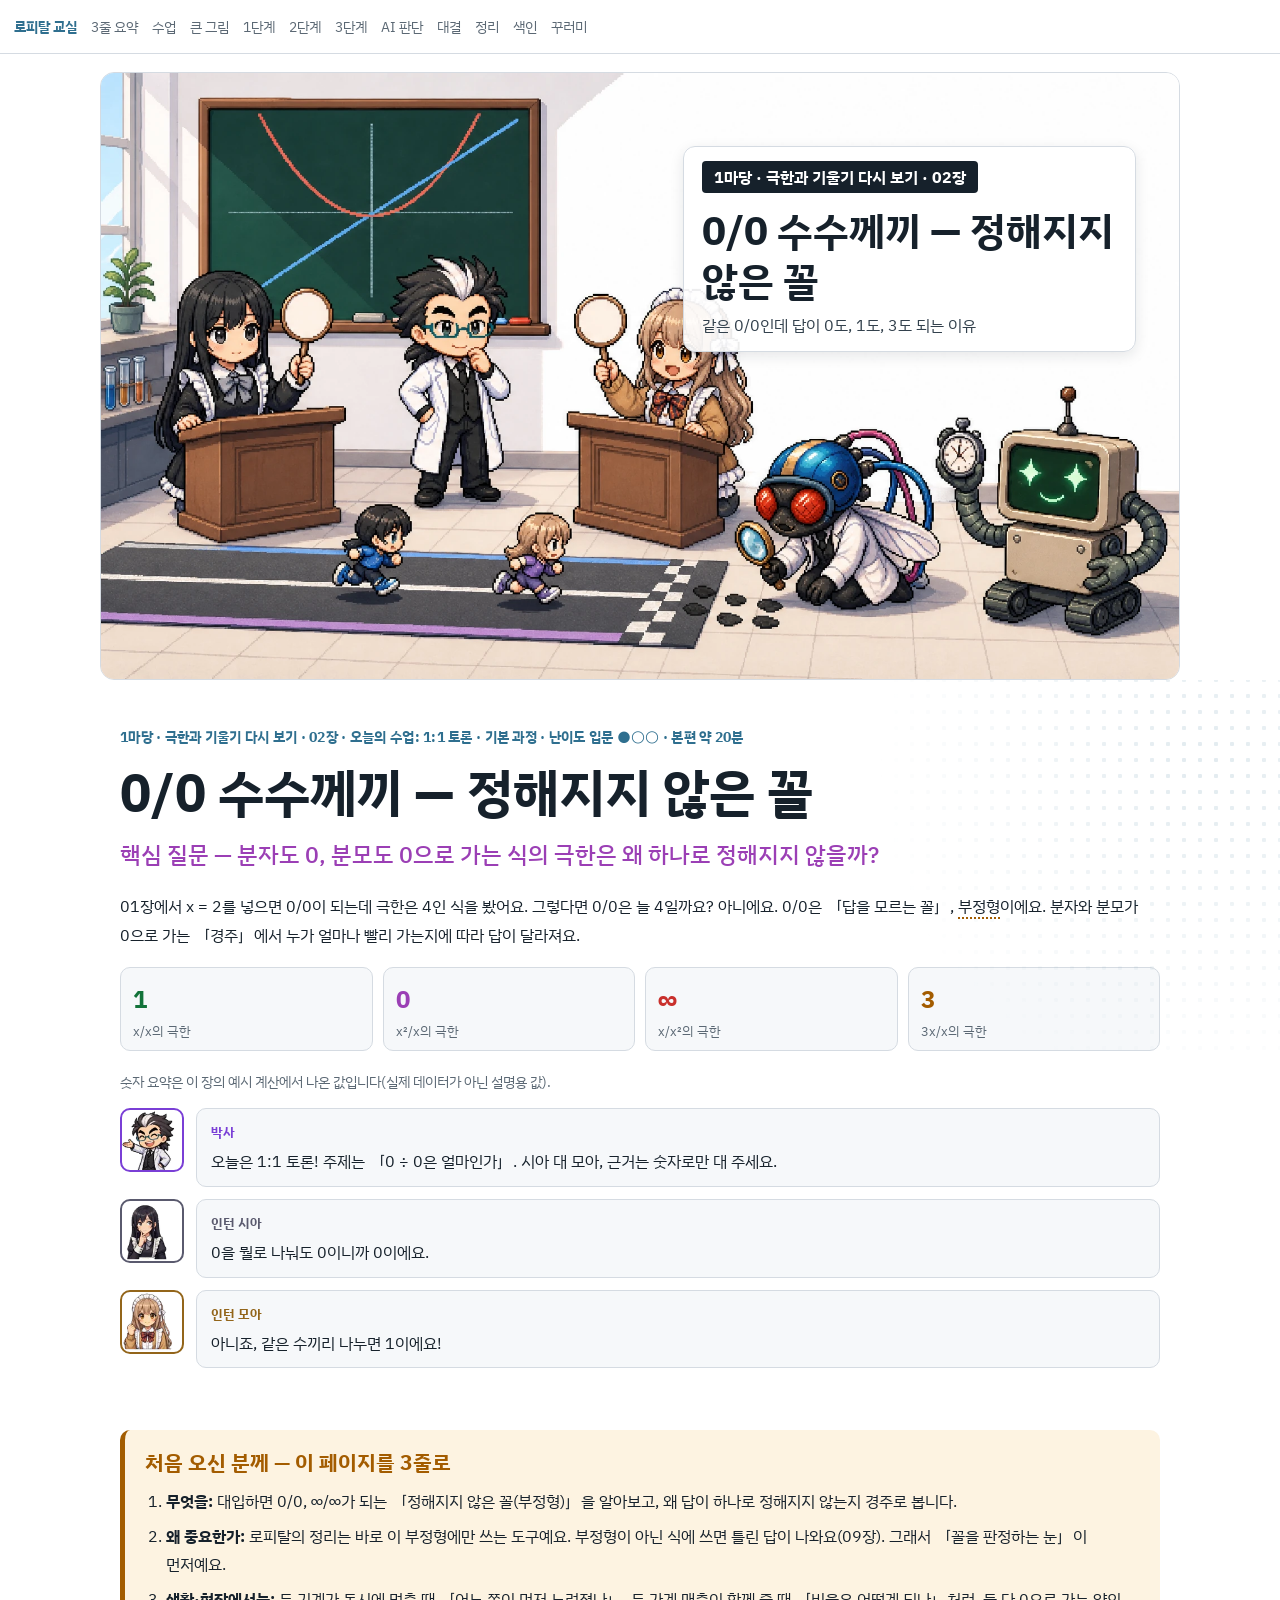
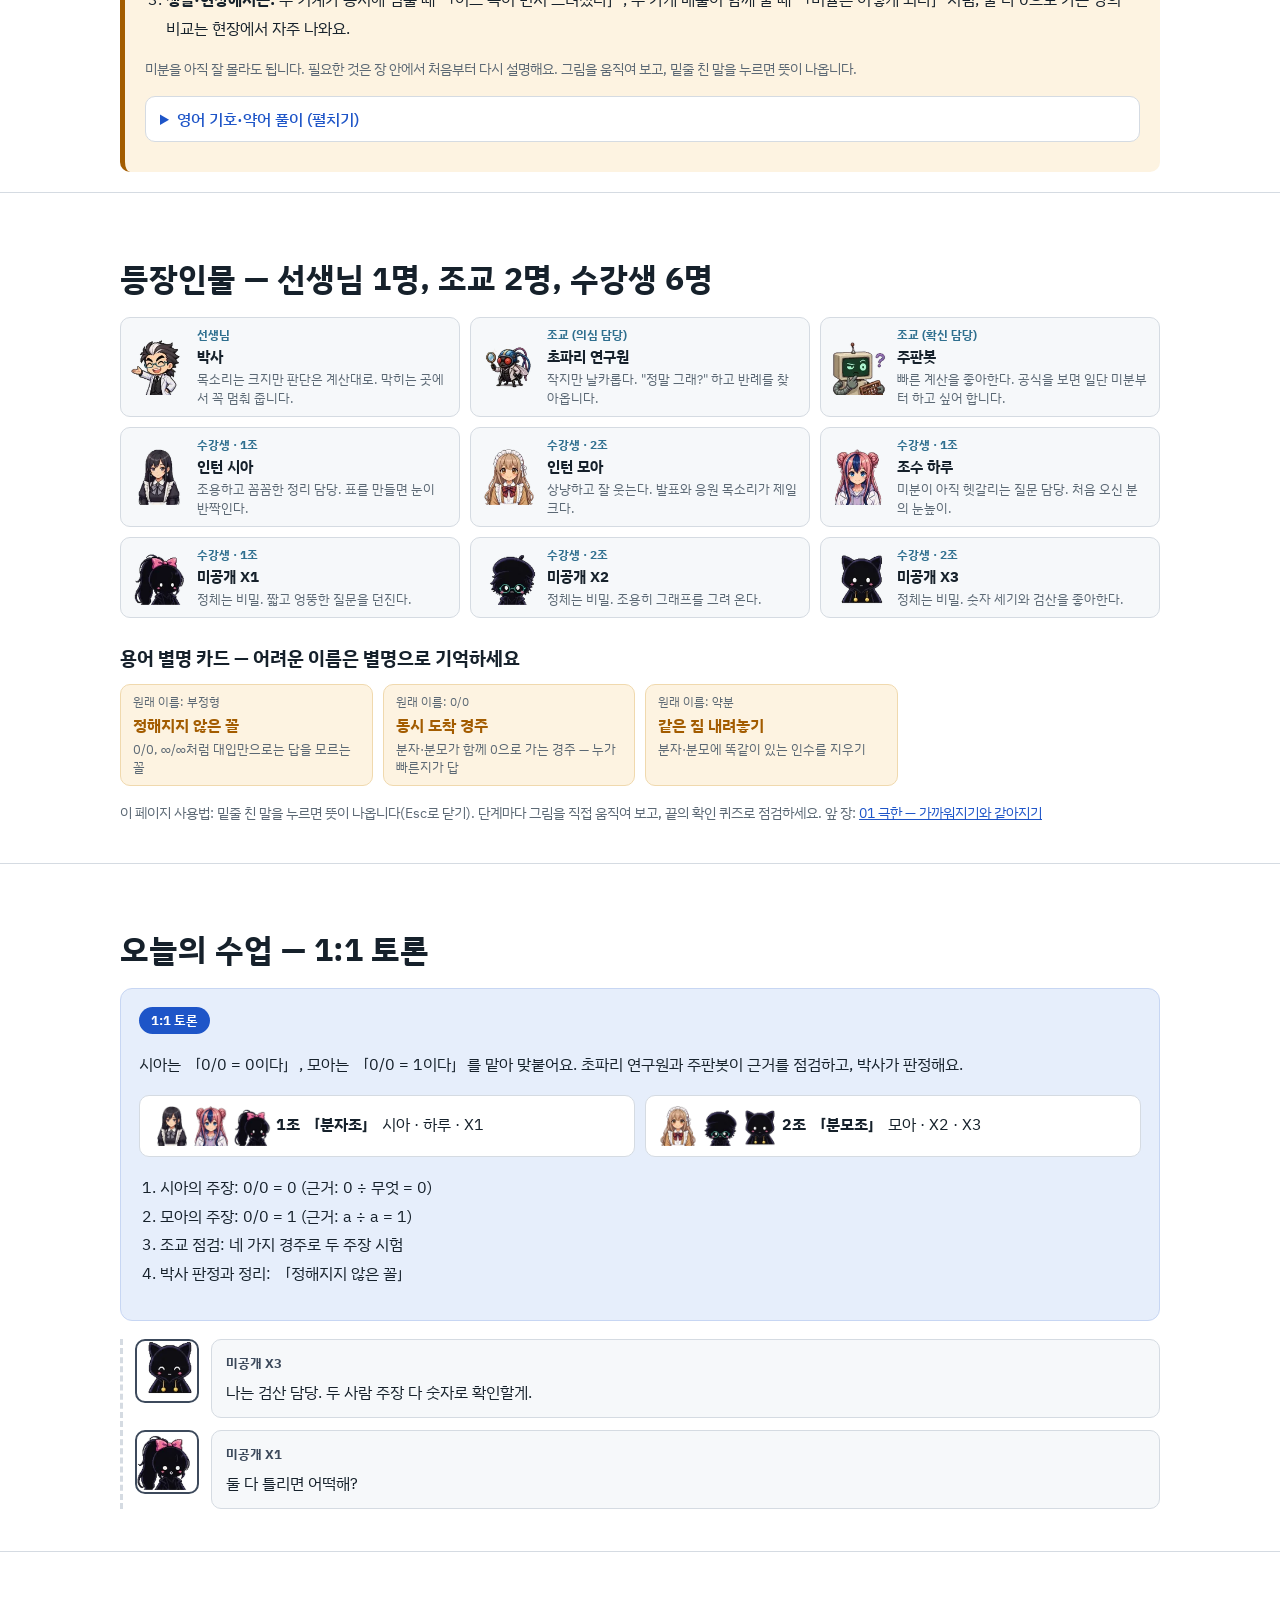
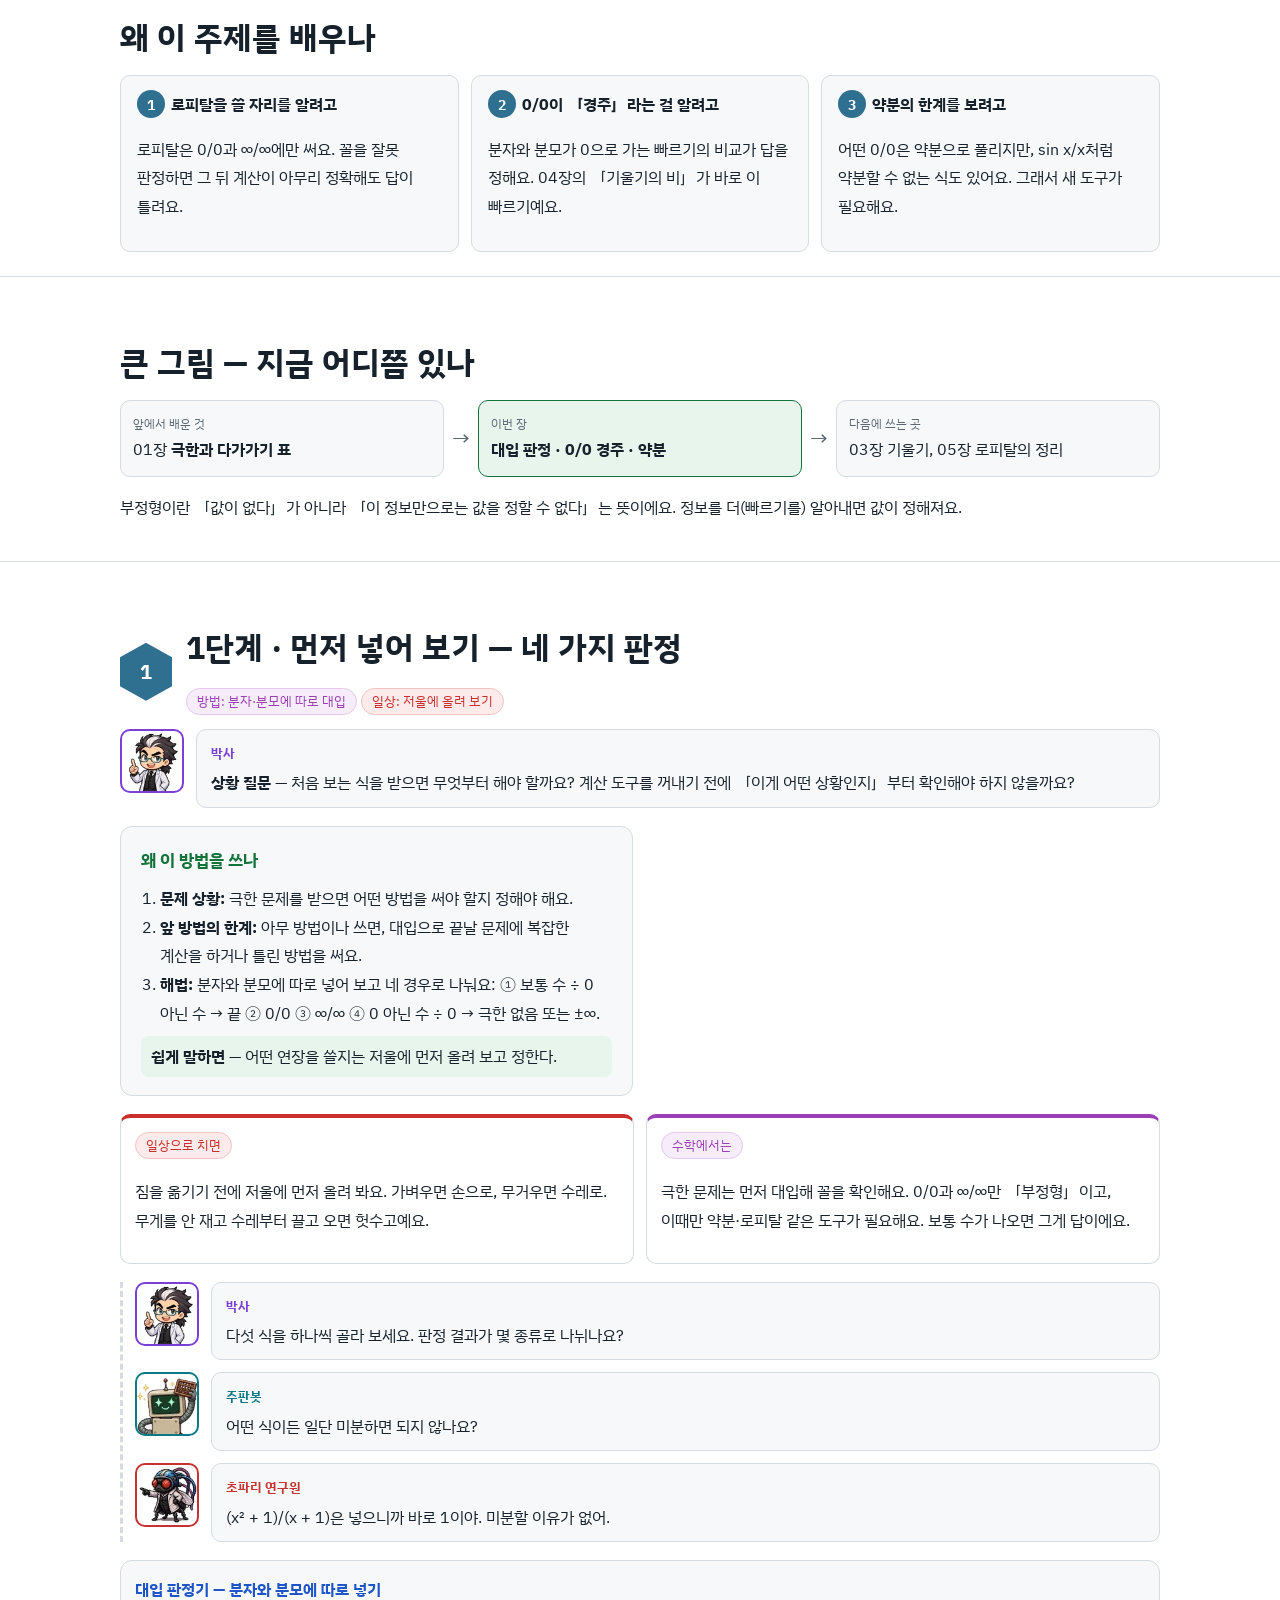
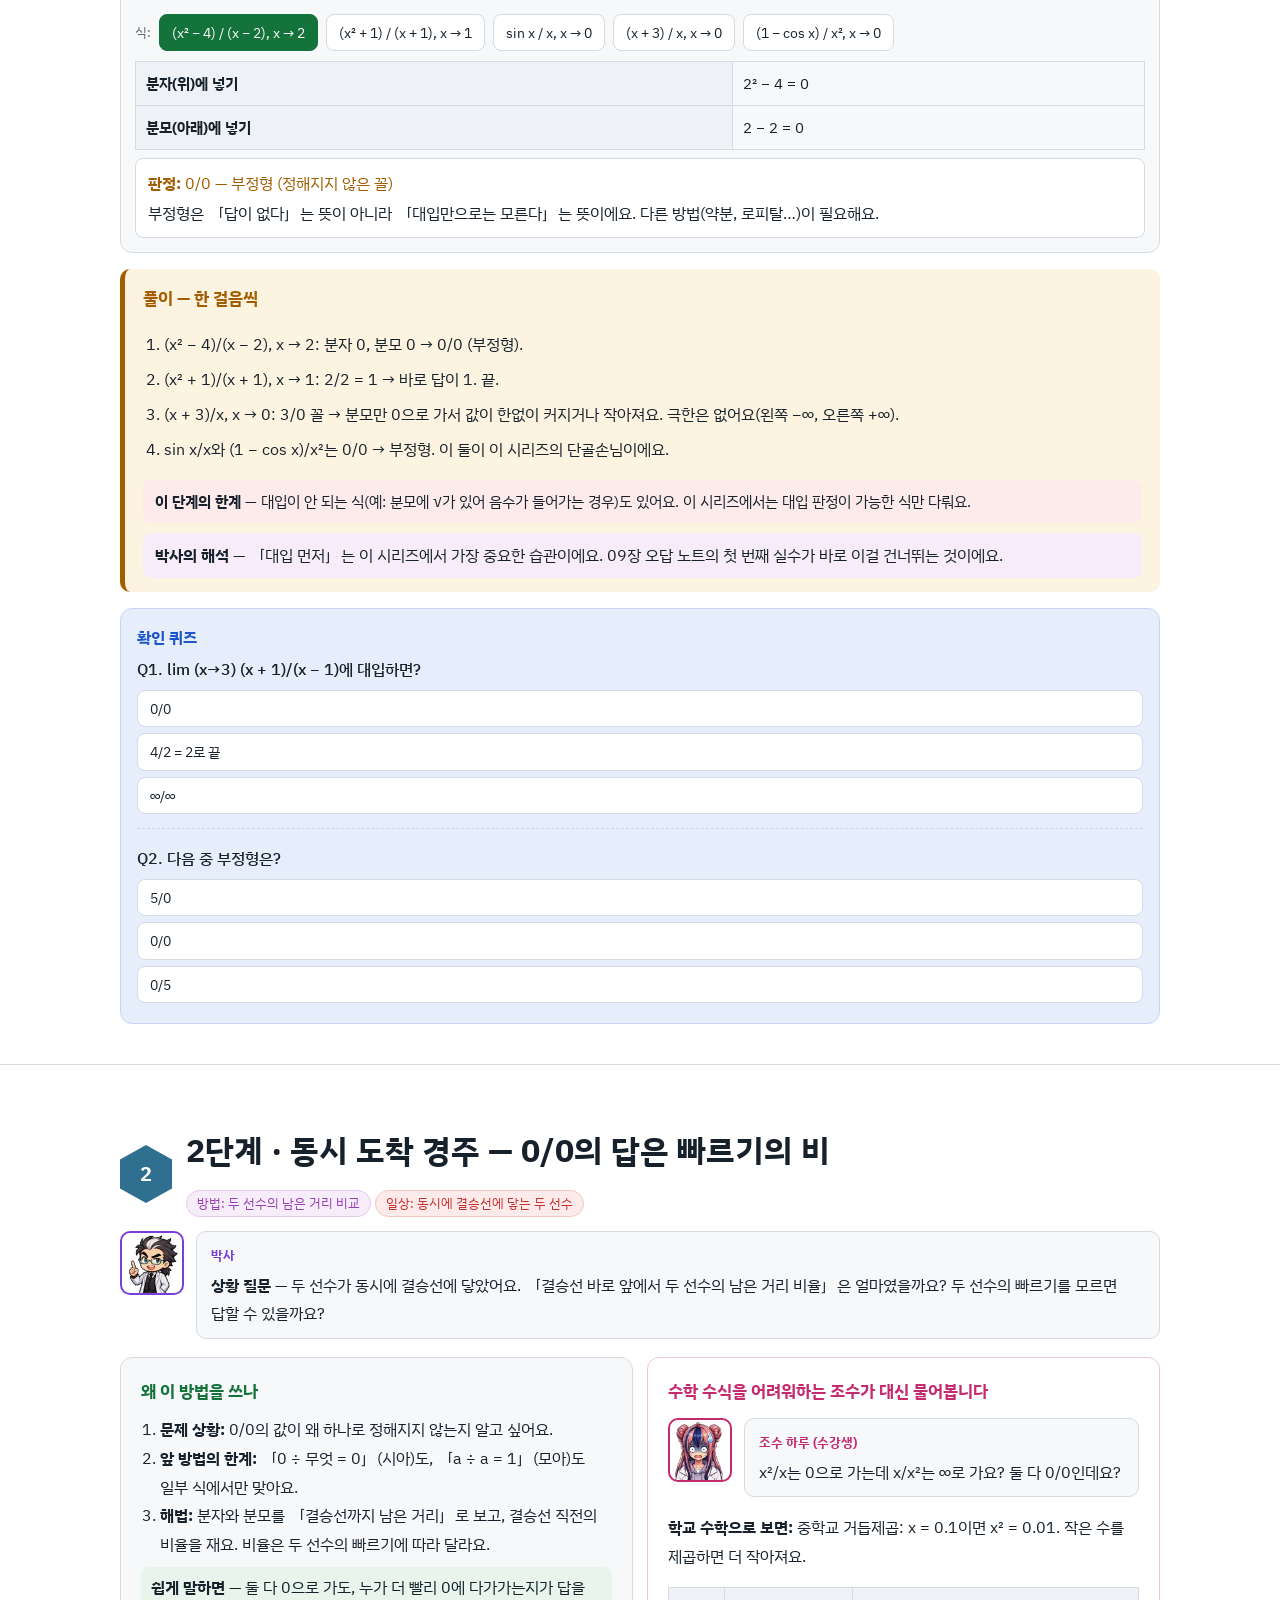
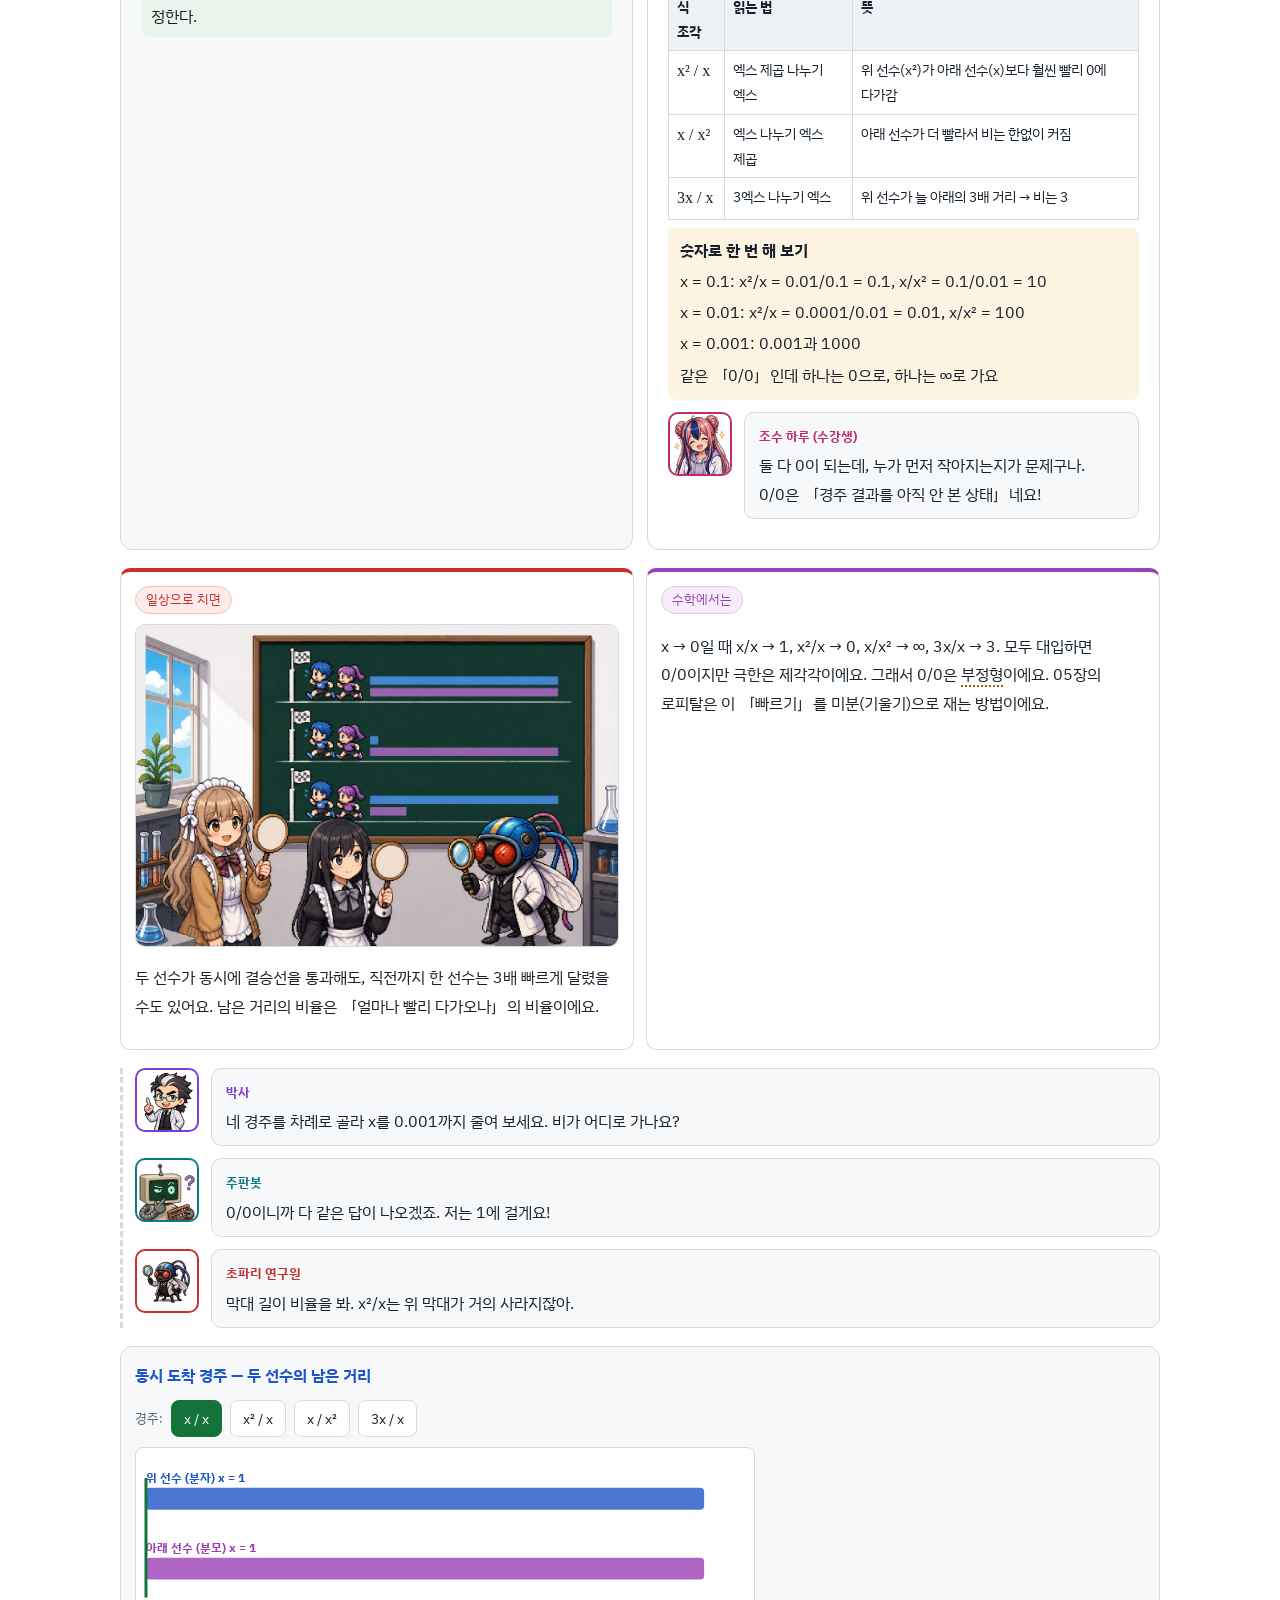
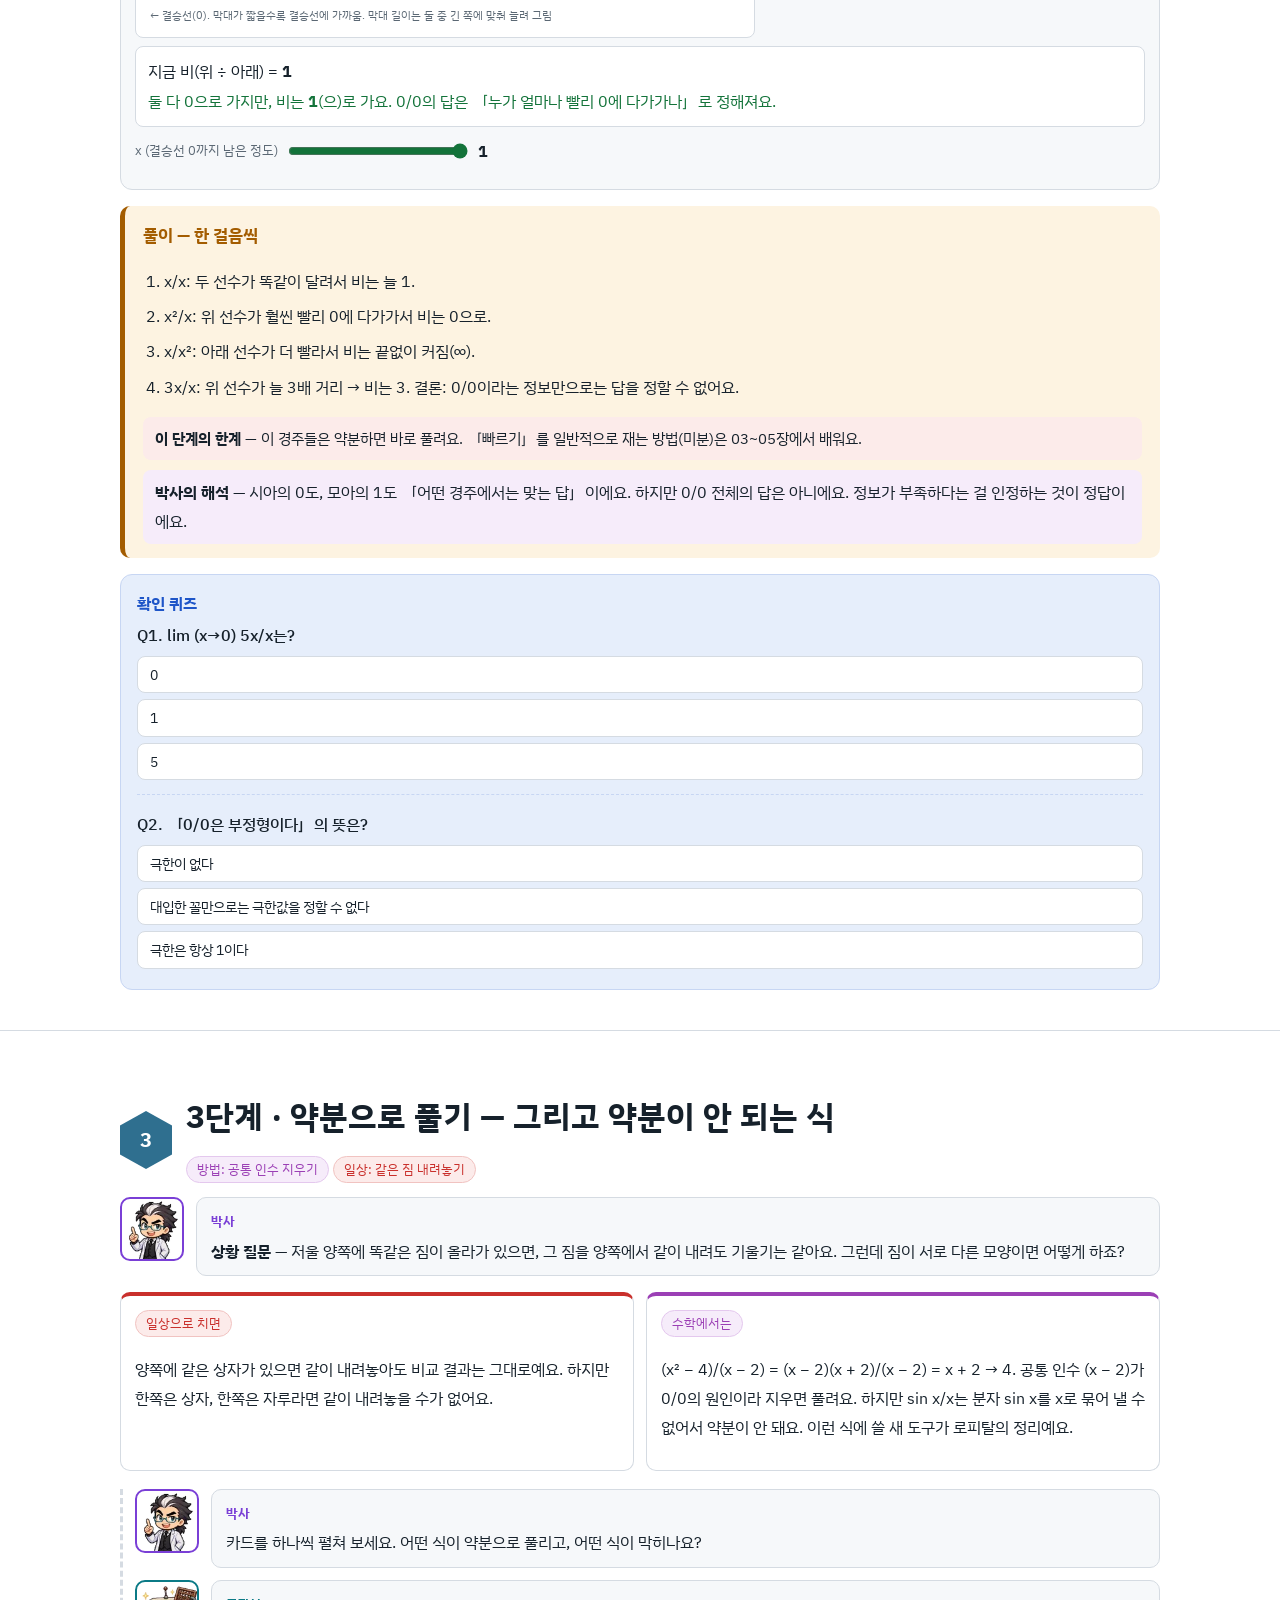
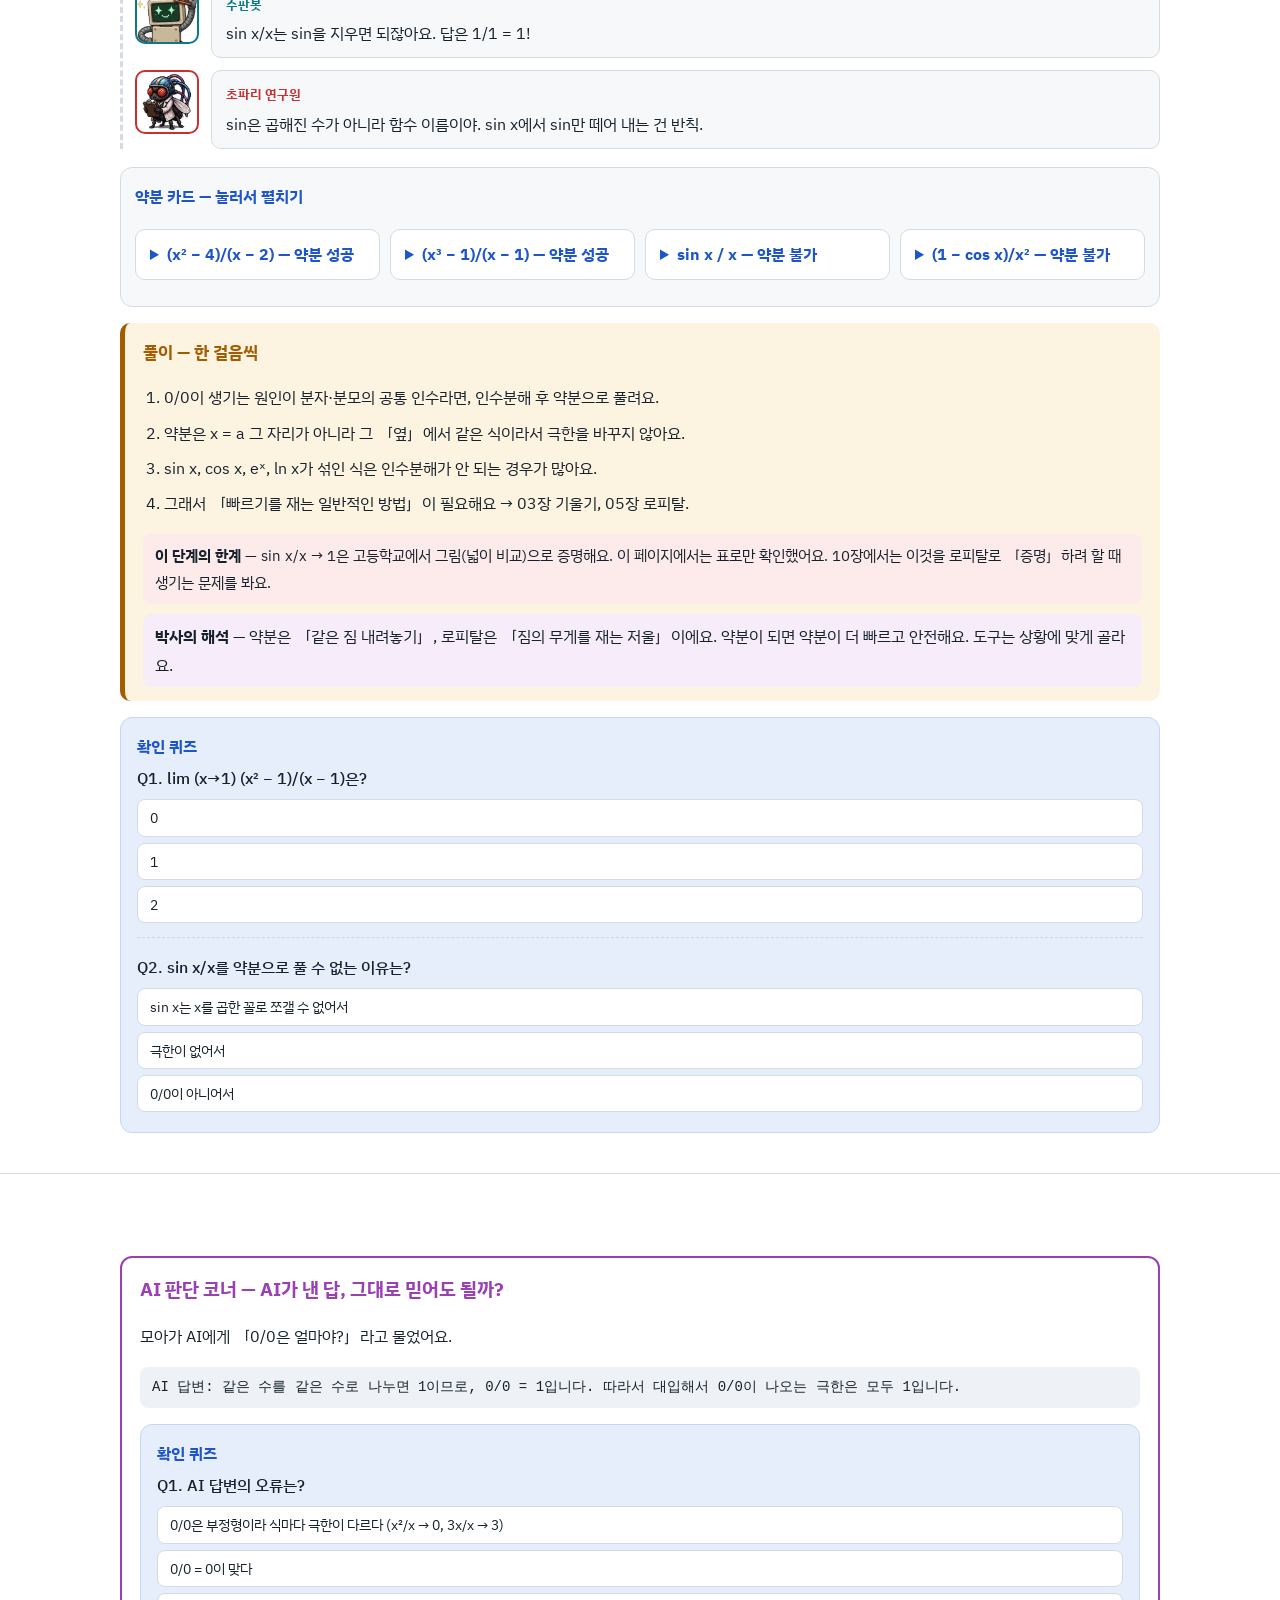
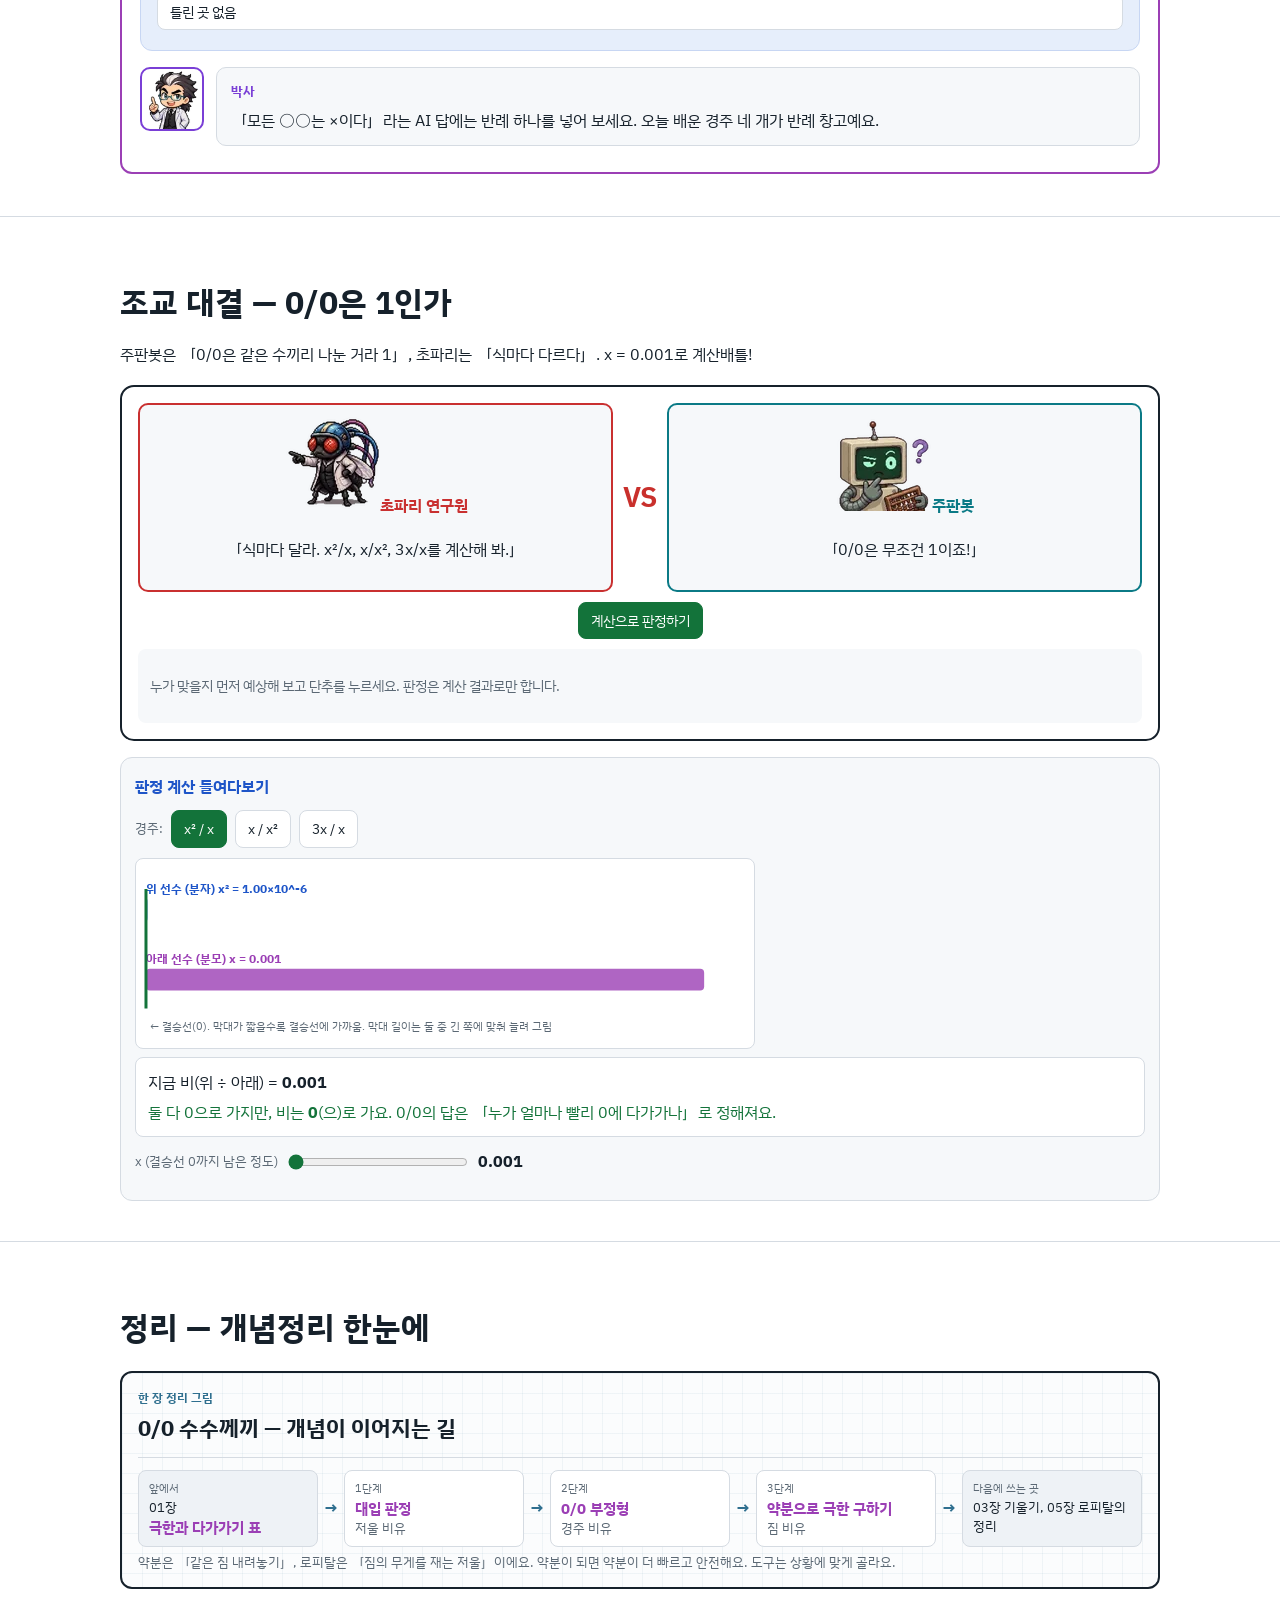
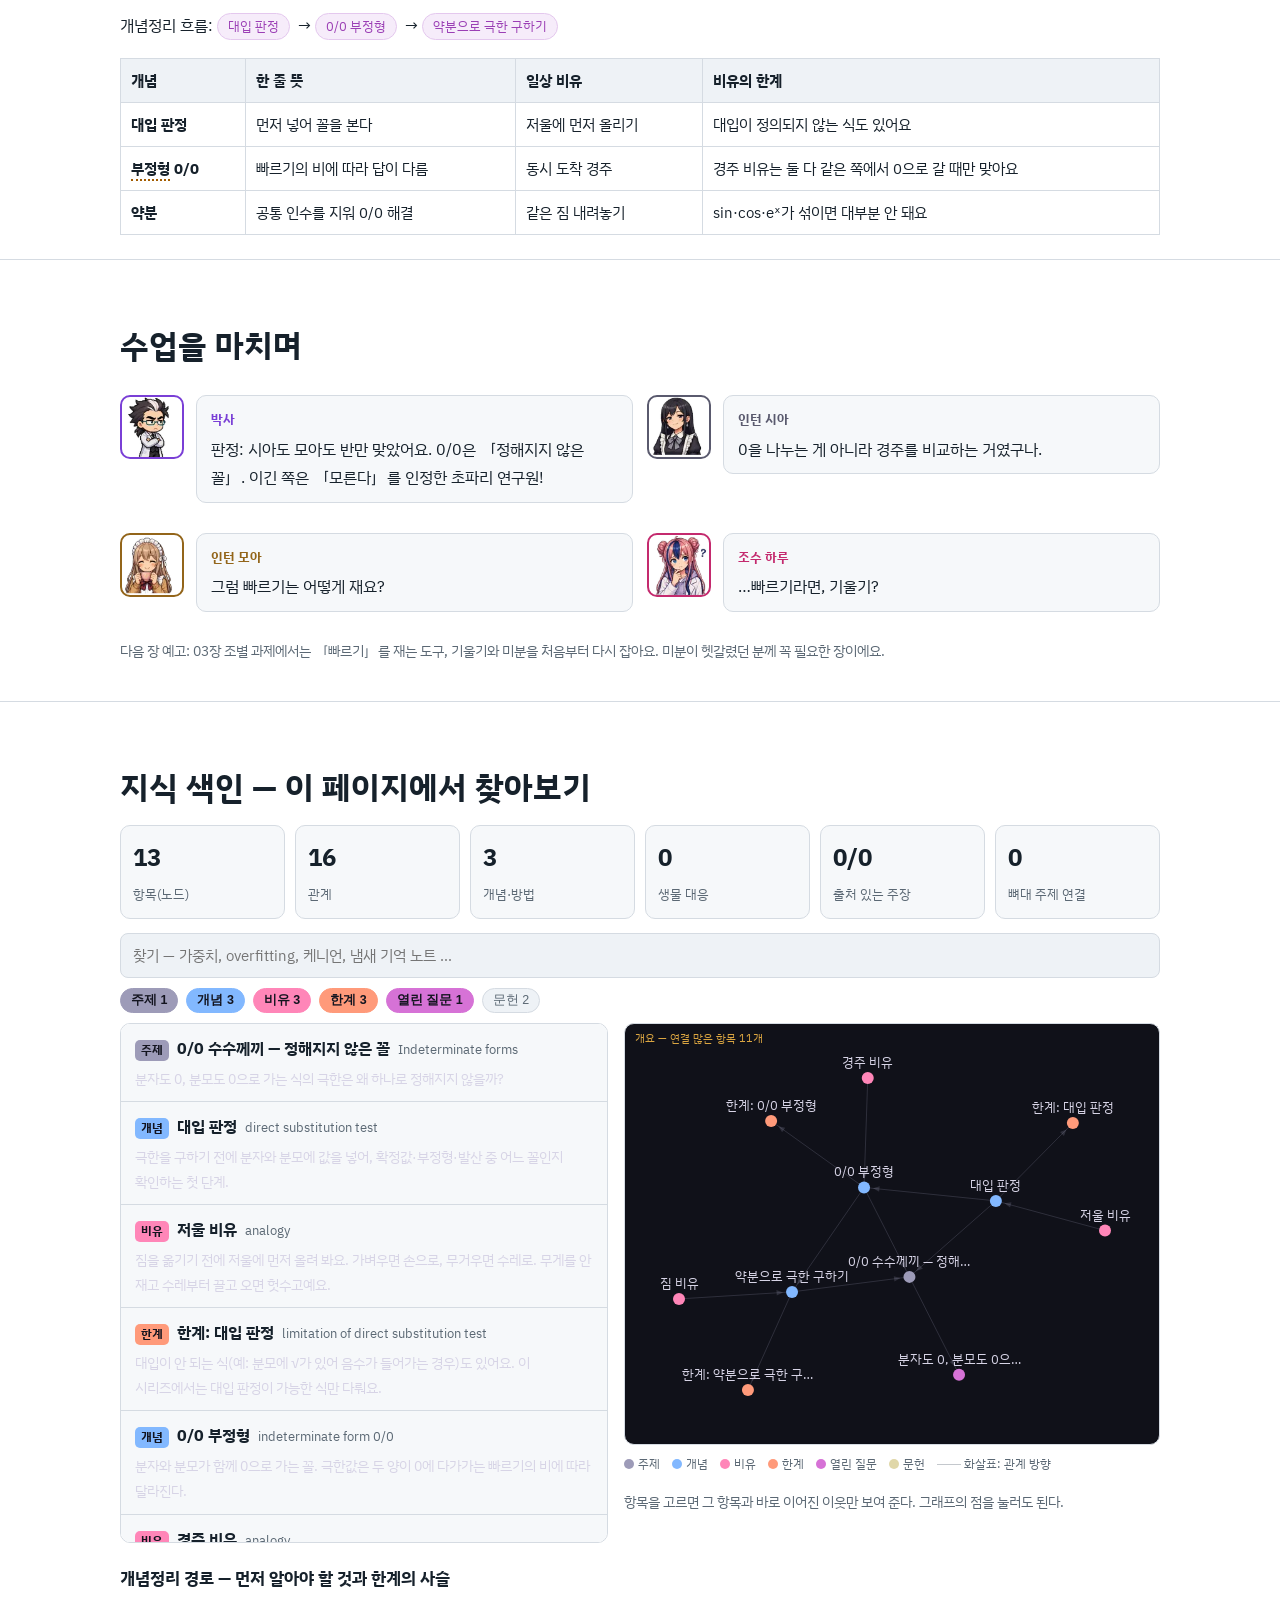
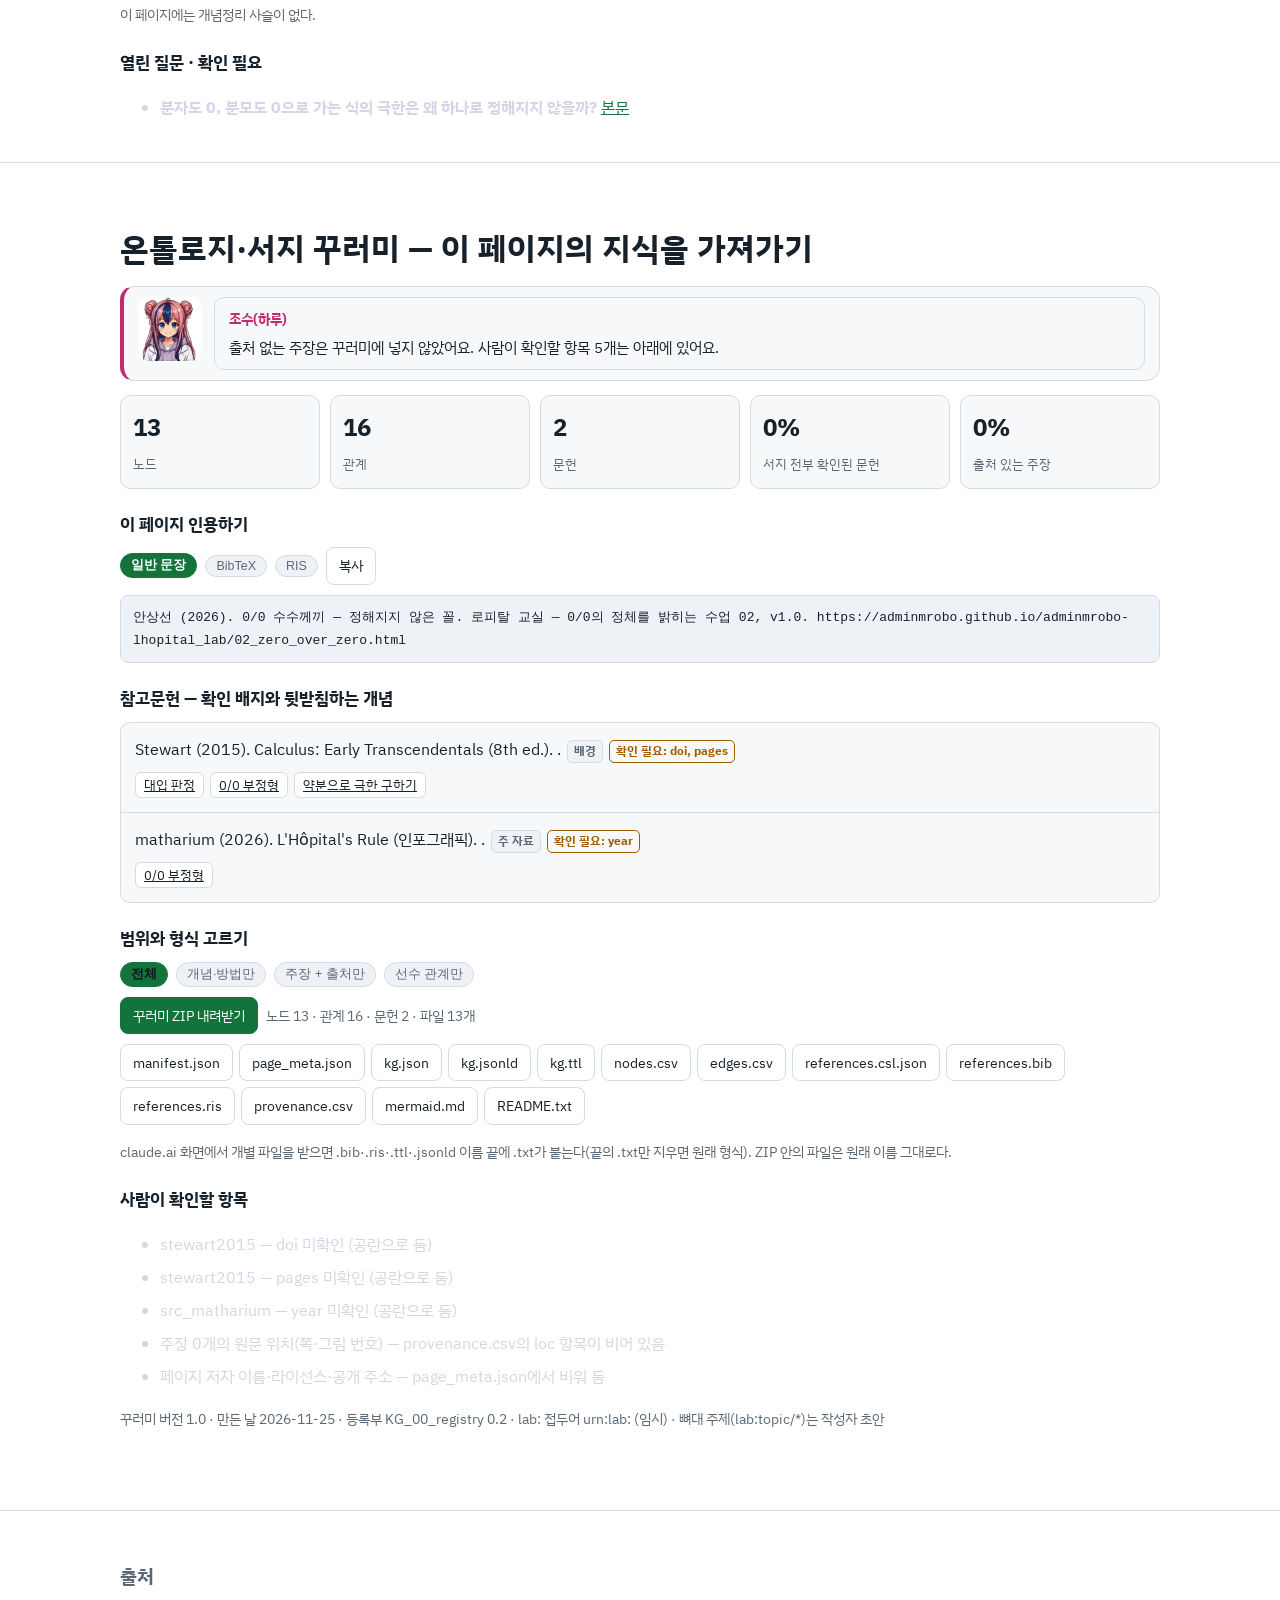
<file: 02_zero_over_zero.html>
<!DOCTYPE html><html lang="ko"><head>
<meta charset="utf-8">
<meta name="viewport" content="width=device-width, initial-scale=1, viewport-fit=cover">
<title>02 0/0 수수께끼 — 정해지지 않은 꼴 — 로피탈 교실 — 0/0의 정체를 밝히는 수업</title>
<meta name="description" content="분자도 0, 분모도 0으로 가는 식의 극한은 왜 하나로 정해지지 않을까?">
<meta property="og:title" content="02 0/0 수수께끼 — 정해지지 않은 꼴 — 로피탈 교실 — 0/0의 정체를 밝히는 수업">
<meta property="og:description" content="분자도 0, 분모도 0으로 가는 식의 극한은 왜 하나로 정해지지 않을까?">
<meta property="og:type" content="article">
<meta property="og:image" content="img/og/og_02.webp">
<link rel="preconnect" href="https://fonts.googleapis.com"><link rel="preconnect" href="https://fonts.gstatic.com" crossorigin>
<link href="https://fonts.googleapis.com/css2?family=IBM+Plex+Sans+KR:wght@400;500;700&display=swap" rel="stylesheet">
<link rel="stylesheet" href="assets/lab.css">
<!-- px-fix v1 --><style id="px-fix">img{image-rendering:auto!important}</style><script id="px-fix-js">(function(){var R=window.ResizeObserver;function f(i){var n=i.naturalWidth,w=i.getBoundingClientRect().width;if(!n||!w)return;var s=w*(window.devicePixelRatio||1)/n;i.style.setProperty("image-rendering",s>=1.95?"pixelated":"auto","important")}var ro=R?new R(function(es){es.forEach(function(e){f(e.target)})}):null;function a(i){if(i.__px)return;i.__px=1;i.addEventListener("load",function(){f(i)});if(ro)ro.observe(i);f(i)}function all(r){(r||document).querySelectorAll&&(r||document).querySelectorAll("img").forEach(a)}function go(){all();if(window.MutationObserver)new MutationObserver(function(ms){ms.forEach(function(m){m.addedNodes.forEach(function(n){if(n.nodeType!==1)return;if(n.tagName==="IMG")a(n);else all(n)})})}).observe(document.documentElement,{childList:true,subtree:true});window.addEventListener("resize",function(){document.querySelectorAll("img").forEach(f)})}if(document.readyState==="loading")document.addEventListener("DOMContentLoaded",go);else go()})();</script><!-- /px-fix -->
</head><body>
<nav class="top" aria-label="이 페이지 목차"><a class="logo" href="index.html">로피탈 교실</a><a href="#three">3줄 요약</a><a href="#class">수업</a><a href="#map">큰 그림</a><a href="#lv1">1단계</a><a href="#lv2">2단계</a><a href="#lv3">3단계</a><a href="#ai">AI 판단</a><a href="#duel">대결</a><a href="#sum">정리</a><a href="#kg">색인</a><a href="#export">꾸러미</a></nav><div id="prog"></div>
<div class="cover has-img" id="top"><img class="cimg" src="img/cover/cover_02.webp" width="1920" height="1080" alt="0/0 수수께끼 — 정해지지 않은 꼴 표지 — 박사, 초파리 연구원, 주판봇, 인턴 모아"><div class="ctext"><span class="no">1마당 · 극한과 기울기 다시 보기 · 02장</span><h1>0/0 수수께끼 — 정해지지 않은 꼴</h1><p>같은 0/0인데 답이 0도, 1도, 3도 되는 이유</p></div></div>
<header class="hero"><div class="wrap">
<div class="kicker">1마당 · 극한과 기울기 다시 보기 · 02장 · 오늘의 수업: 1:1 토론 · 기본 과정 · 난이도 입문 ●○○ · 본편 약 20분</div>
<h1>0/0 수수께끼 — 정해지지 않은 꼴</h1>
<p class="q">핵심 질문 — 분자도 0, 분모도 0으로 가는 식의 극한은 왜 하나로 정해지지 않을까?</p>
<p>01장에서 x = 2를 넣으면 0/0이 되는데 극한은 4인 식을 봤어요. 그렇다면 0/0은 늘 4일까요? 아니에요. 0/0은 「답을 모르는 꼴」, <span class="jt" data-t="부정형" data-d="0/0, ∞/∞처럼 대입만으로는 값을 정할 수 없는 꼴. 「답이 없다」가 아니라 「아직 모른다」는 뜻.">부정형</span>이에요. 분자와 분모가 0으로 가는 「경주」에서 누가 얼마나 빨리 가는지에 따라 답이 달라져요.</p>
<div class="kpis"><div class="kpi g"><b>1</b><span>x/x의 극한</span></div><div class="kpi m"><b>0</b><span>x²/x의 극한</span></div><div class="kpi r"><b>∞</b><span>x/x²의 극한</span></div><div class="kpi a"><b>3</b><span>3x/x의 극한</span></div></div>
<p class="note">숫자 요약은 이 장의 예시 계산에서 나온 값입니다(실제 데이터가 아닌 설명용 값).</p>
<div class="say" data-who="doc"><img class="who" data-who="doc" data-mood="front" alt="" aria-hidden="true"><div><b class="name">박사</b><p>오늘은 1:1 토론! 주제는 「0 ÷ 0은 얼마인가」. 시아 대 모아, 근거는 숫자로만 대 주세요.</p></div></div><div class="say" data-who="sia"><img class="who" data-who="sia" data-mood="think" alt="" aria-hidden="true"><div><b class="name">인턴 시아</b><p>0을 뭘로 나눠도 0이니까 0이에요.</p></div></div><div class="say" data-who="moa"><img class="who" data-who="moa" data-mood="cheer" alt="" aria-hidden="true"><div><b class="name">인턴 모아</b><p>아니죠, 같은 수끼리 나누면 1이에요!</p></div></div>
</div></header>
<div class="wrap"><div class="three" id="three"><h2>처음 오신 분께 — 이 페이지를 3줄로</h2><ol>
<li><b>무엇을:</b> 대입하면 0/0, ∞/∞가 되는 「정해지지 않은 꼴(부정형)」을 알아보고, 왜 답이 하나로 정해지지 않는지 경주로 봅니다.</li><li><b>왜 중요한가:</b> 로피탈의 정리는 바로 이 부정형에만 쓰는 도구예요. 부정형이 아닌 식에 쓰면 틀린 답이 나와요(09장). 그래서 「꼴을 판정하는 눈」이 먼저예요.</li><li><b>생활·현장에서는:</b> 두 기계가 동시에 멈출 때 「어느 쪽이 먼저 느려졌나」, 두 가게 매출이 함께 줄 때 「비율은 어떻게 되나」처럼, 둘 다 0으로 가는 양의 비교는 현장에서 자주 나와요.</li></ol>
<p class="note">미분을 아직 잘 몰라도 됩니다. 필요한 것은 장 안에서 처음부터 다시 설명해요. 그림을 움직여 보고, 밑줄 친 말을 누르면 뜻이 나옵니다.</p>
<details><summary>영어 기호·약어 풀이 (펼치기)</summary><ul><li><b>0/0, ∞/∞</b> — 분자와 분모가 함께 0으로 (또는 함께 끝없이 커지는) 꼴</li><li><b>부정형</b> — 대입만으로는 값을 정할 수 없는 꼴. 영어로 indeterminate form</li></ul></details>
</div></div>
<section class="level" id="cast"><div class="wrap"><h2>등장인물 — 선생님 1명, 조교 2명, 수강생 6명</h2>
<div class="cast"><div><img class="" data-who="doc" data-mood="front" alt="" aria-hidden="true"><div><span class="role">선생님</span><b>박사</b><span>목소리는 크지만 판단은 계산대로. 막히는 곳에서 꼭 멈춰 줍니다.</span></div></div><div><img class="" data-who="fly" data-mood="magnify" alt="" aria-hidden="true"><div><span class="role">조교 (의심 담당)</span><b>초파리 연구원</b><span>작지만 날카롭다. &quot;정말 그래?&quot; 하고 반례를 찾아옵니다.</span></div></div><div><img class="" data-who="robo" data-mood="calc" alt="" aria-hidden="true"><div><span class="role">조교 (확신 담당)</span><b>주판봇</b><span>빠른 계산을 좋아한다. 공식을 보면 일단 미분부터 하고 싶어 합니다.</span></div></div><div><img class="" data-who="sia" data-mood="e13" alt="" aria-hidden="true"><div><span class="role">수강생 · 1조</span><b>인턴 시아</b><span>조용하고 꼼꼼한 정리 담당. 표를 만들면 눈이 반짝인다.</span></div></div><div><img class="" data-who="moa" data-mood="e13" alt="" aria-hidden="true"><div><span class="role">수강생 · 2조</span><b>인턴 모아</b><span>상냥하고 잘 웃는다. 발표와 응원 목소리가 제일 크다.</span></div></div><div><img class="" data-who="asst" data-mood="e13" alt="" aria-hidden="true"><div><span class="role">수강생 · 1조</span><b>조수 하루</b><span>미분이 아직 헷갈리는 질문 담당. 처음 오신 분의 눈높이.</span></div></div><div><img class="" data-who="x1" data-mood="e13" alt="" aria-hidden="true"><div><span class="role">수강생 · 1조</span><b>미공개 X1</b><span>정체는 비밀. 짧고 엉뚱한 질문을 던진다.</span></div></div><div><img class="" data-who="x2" data-mood="e13" alt="" aria-hidden="true"><div><span class="role">수강생 · 2조</span><b>미공개 X2</b><span>정체는 비밀. 조용히 그래프를 그려 온다.</span></div></div><div><img class="" data-who="x3" data-mood="e13" alt="" aria-hidden="true"><div><span class="role">수강생 · 2조</span><b>미공개 X3</b><span>정체는 비밀. 숫자 세기와 검산을 좋아한다.</span></div></div></div>
<h3>용어 별명 카드 — 어려운 이름은 별명으로 기억하세요</h3><div class="nick"><div><span class="role">원래 이름: 부정형</span><b>정해지지 않은 꼴</b><span>0/0, ∞/∞처럼 대입만으로는 답을 모르는 꼴</span></div><div><span class="role">원래 이름: 0/0</span><b>동시 도착 경주</b><span>분자·분모가 함께 0으로 가는 경주 — 누가 빠른지가 답</span></div><div><span class="role">원래 이름: 약분</span><b>같은 짐 내려놓기</b><span>분자·분모에 똑같이 있는 인수를 지우기</span></div></div>
<p class="note">이 페이지 사용법: 밑줄 친 말을 누르면 뜻이 나옵니다(Esc로 닫기). 단계마다 그림을 직접 움직여 보고, 끝의 확인 퀴즈로 점검하세요. 앞 장: <a href="01_limits.html">01 극한 — 가까워지기와 같아지기</a></p>
</div></section>
<section class="level" id="class"><div class="wrap"><h2>오늘의 수업 — 1:1 토론</h2>
<div class="klass"><span class="fmt">1:1 토론</span><p>시아는 「0/0 = 0이다」, 모아는 「0/0 = 1이다」를 맡아 맞붙어요. 초파리 연구원과 주판봇이 근거를 점검하고, 박사가 판정해요.</p><div class="groups"><div><img class="" data-who="sia" data-mood="e13" alt="" aria-hidden="true"><img class="" data-who="asst" data-mood="e13" alt="" aria-hidden="true"><img class="" data-who="x1" data-mood="e13" alt="" aria-hidden="true"> <b>1조 「분자조」</b> 시아 · 하루 · X1</div><div><img class="" data-who="moa" data-mood="e13" alt="" aria-hidden="true"><img class="" data-who="x2" data-mood="e13" alt="" aria-hidden="true"><img class="" data-who="x3" data-mood="e13" alt="" aria-hidden="true"> <b>2조 「분모조」</b> 모아 · X2 · X3</div></div><ol><li>시아의 주장: 0/0 = 0 (근거: 0 ÷ 무엇 = 0)</li><li>모아의 주장: 0/0 = 1 (근거: a ÷ a = 1)</li><li>조교 점검: 네 가지 경주로 두 주장 시험</li><li>박사 판정과 정리: 「정해지지 않은 꼴」</li></ol></div>
<div class="talk"><div class="say" data-who="x3"><img class="who" data-who="x3" data-mood="e16" alt="" aria-hidden="true"><div><b class="name">미공개 X3</b><p>나는 검산 담당. 두 사람 주장 다 숫자로 확인할게.</p></div></div><div class="say" data-who="x1"><img class="who" data-who="x1" data-mood="e04" alt="" aria-hidden="true"><div><b class="name">미공개 X1</b><p>둘 다 틀리면 어떡해?</p></div></div></div></div></section>
<section class="level" id="why"><div class="wrap"><h2>왜 이 주제를 배우나</h2><div class="steps"><div><b class="n">1</b><b>로피탈을 쓸 자리를 알려고</b><p>로피탈은 0/0과 ∞/∞에만 써요. 꼴을 잘못 판정하면 그 뒤 계산이 아무리 정확해도 답이 틀려요.</p></div><div><b class="n">2</b><b>0/0이 「경주」라는 걸 알려고</b><p>분자와 분모가 0으로 가는 빠르기의 비교가 답을 정해요. 04장의 「기울기의 비」가 바로 이 빠르기예요.</p></div><div><b class="n">3</b><b>약분의 한계를 보려고</b><p>어떤 0/0은 약분으로 풀리지만, sin x/x처럼 약분할 수 없는 식도 있어요. 그래서 새 도구가 필요해요.</p></div></div></div></section>
<section class="level" id="map"><div class="wrap"><h2>큰 그림 — 지금 어디쯤 있나</h2>
<div class="map3"><div><small>앞에서 배운 것</small>01장 <b>극한과 다가가기 표</b></div><i aria-hidden="true">→</i><div class="now"><small>이번 장</small><b>대입 판정 · 0/0 경주 · 약분</b></div><i aria-hidden="true">→</i><div><small>다음에 쓰는 곳</small>03장 기울기, 05장 로피탈의 정리</div></div>
<p>부정형이란 「값이 없다」가 아니라 「이 정보만으로는 값을 정할 수 없다」는 뜻이에요. 정보를 더(빠르기를) 알아내면 값이 정해져요.</p></div></section>
<section class="level" id="lv1"><div class="wrap"><div class="lvhead"><div class="hex" aria-hidden="true">1</div><div><h2>1단계 · 먼저 넣어 보기 — 네 가지 판정</h2><span class="tag nn">방법: 분자·분모에 따로 대입</span><span class="tag fly">일상: 저울에 올려 보기</span></div></div><div class="say" data-who="doc"><img class="who" data-who="doc" data-mood="board" alt="" aria-hidden="true"><div><b class="name">박사</b><p><b>상황 질문</b> — 처음 보는 식을 받으면 무엇부터 해야 할까요? 계산 도구를 꺼내기 전에 「이게 어떤 상황인지」부터 확인해야 하지 않을까요?</p></div></div><div class="twobox"><div class="whybox"><h3>왜 이 방법을 쓰나</h3><ol><li><b>문제 상황:</b> 극한 문제를 받으면 어떤 방법을 써야 할지 정해야 해요.</li><li><b>앞 방법의 한계:</b> 아무 방법이나 쓰면, 대입으로 끝날 문제에 복잡한 계산을 하거나 틀린 방법을 써요.</li><li><b>해법:</b> 분자와 분모에 따로 넣어 보고 네 경우로 나눠요: ① 보통 수 ÷ 0 아닌 수 → 끝 ② 0/0 ③ ∞/∞ ④ 0 아닌 수 ÷ 0 → 극한 없음 또는 ±∞.</li></ol><div class="easy"><b>쉽게 말하면</b> — 어떤 연장을 쓸지는 저울에 먼저 올려 보고 정한다.</div></div></div><div class="pair"><div><span class="tag fly">일상으로 치면</span><p>짐을 옮기기 전에 저울에 먼저 올려 봐요. 가벼우면 손으로, 무거우면 수레로. 무게를 안 재고 수레부터 끌고 오면 헛수고예요.</p></div><div><span class="tag nn">수학에서는</span><p>극한 문제는 먼저 대입해 꼴을 확인해요. 0/0과 ∞/∞만 「부정형」이고, 이때만 약분·로피탈 같은 도구가 필요해요. 보통 수가 나오면 그게 답이에요.</p></div></div><div class="talk"><div class="say" data-who="doc"><img class="who" data-who="doc" data-mood="board" alt="" aria-hidden="true"><div><b class="name">박사</b><p>다섯 식을 하나씩 골라 보세요. 판정 결과가 몇 종류로 나뉘나요?</p></div></div><div class="say" data-who="robo"><img class="who" data-who="robo" data-mood="coin" alt="" aria-hidden="true"><div><b class="name">주판봇</b><p>어떤 식이든 일단 미분하면 되지 않나요?</p></div></div><div class="say" data-who="fly"><img class="who" data-who="fly" data-mood="point" alt="" aria-hidden="true"><div><b class="name">초파리 연구원</b><p>(x² + 1)/(x + 1)은 넣으니까 바로 1이야. 미분할 이유가 없어.</p></div></div></div><div class="panel"><div class="ptitle">대입 판정기 — 분자와 분모에 따로 넣기</div><div data-w="subst" data-o="{&quot;keys&quot;: [&quot;a&quot;, &quot;b&quot;, &quot;c&quot;, &quot;d&quot;, &quot;e&quot;]}"></div></div><div class="explain"><h3>풀이 — 한 걸음씩</h3><ol><li>(x² − 4)/(x − 2), x → 2: 분자 0, 분모 0 → 0/0 (부정형).</li><li>(x² + 1)/(x + 1), x → 1: 2/2 = 1 → 바로 답이 1. 끝.</li><li>(x + 3)/x, x → 0: 3/0 꼴 → 분모만 0으로 가서 값이 한없이 커지거나 작아져요. 극한은 없어요(왼쪽 −∞, 오른쪽 +∞).</li><li>sin x/x와 (1 − cos x)/x²는 0/0 → 부정형. 이 둘이 이 시리즈의 단골손님이에요.</li></ol><div class="lim"><b>이 단계의 한계</b> — 대입이 안 되는 식(예: 분모에 √가 있어 음수가 들어가는 경우)도 있어요. 이 시리즈에서는 대입 판정이 가능한 식만 다뤄요.</div><div class="interp"><b>박사의 해석</b> — 「대입 먼저」는 이 시리즈에서 가장 중요한 습관이에요. 09장 오답 노트의 첫 번째 실수가 바로 이걸 건너뛰는 것이에요.</div></div><div class="quiz" data-quiz="q1"></div></div></section>
<section class="level" id="lv2"><div class="wrap"><div class="lvhead"><div class="hex" aria-hidden="true">2</div><div><h2>2단계 · 동시 도착 경주 — 0/0의 답은 빠르기의 비</h2><span class="tag nn">방법: 두 선수의 남은 거리 비교</span><span class="tag fly">일상: 동시에 결승선에 닿는 두 선수</span></div></div><div class="say" data-who="doc"><img class="who" data-who="doc" data-mood="board" alt="" aria-hidden="true"><div><b class="name">박사</b><p><b>상황 질문</b> — 두 선수가 동시에 결승선에 닿았어요. 「결승선 바로 앞에서 두 선수의 남은 거리 비율」은 얼마였을까요? 두 선수의 빠르기를 모르면 답할 수 있을까요?</p></div></div><div class="twobox"><div class="whybox"><h3>왜 이 방법을 쓰나</h3><ol><li><b>문제 상황:</b> 0/0의 값이 왜 하나로 정해지지 않는지 알고 싶어요.</li><li><b>앞 방법의 한계:</b> 「0 ÷ 무엇 = 0」(시아)도, 「a ÷ a = 1」(모아)도 일부 식에서만 맞아요.</li><li><b>해법:</b> 분자와 분모를 「결승선까지 남은 거리」로 보고, 결승선 직전의 비율을 재요. 비율은 두 선수의 빠르기에 따라 달라요.</li></ol><div class="easy"><b>쉽게 말하면</b> — 둘 다 0으로 가도, 누가 더 빨리 0에 다가가는지가 답을 정한다.</div></div><div class="mathbox"><h3>수학 수식을 어려워하는 조수가 대신 물어봅니다</h3><div class="say" data-who="asst"><img class="who" data-who="asst" data-mood="shock" alt="" aria-hidden="true"><div><b class="name">조수 하루 (수강생)</b><p>x²/x는 0으로 가는데 x/x²는 ∞로 가요? 둘 다 0/0인데요?</p></div></div><p><b>학교 수학으로 보면:</b> 중학교 거듭제곱: x = 0.1이면 x² = 0.01. 작은 수를 제곱하면 더 작아져요.</p><table class="sym"><thead><tr><th>식 조각</th><th>읽는 법</th><th>뜻</th></tr></thead><tbody><tr><td>x² / x</td><td>엑스 제곱 나누기 엑스</td><td>위 선수(x²)가 아래 선수(x)보다 훨씬 빨리 0에 다가감</td></tr><tr><td>x / x²</td><td>엑스 나누기 엑스 제곱</td><td>아래 선수가 더 빨라서 비는 한없이 커짐</td></tr><tr><td>3x / x</td><td>3엑스 나누기 엑스</td><td>위 선수가 늘 아래의 3배 거리 → 비는 3</td></tr></tbody></table><div class="tryit"><b>숫자로 한 번 해 보기</b><p>x = 0.1: x²/x = 0.01/0.1 = 0.1,  x/x² = 0.1/0.01 = 10</p><p>x = 0.01: x²/x = 0.0001/0.01 = 0.01,  x/x² = 100</p><p>x = 0.001: 0.001과 1000</p><p>같은 「0/0」인데 하나는 0으로, 하나는 ∞로 가요</p></div><div class="say" data-who="asst"><img class="who" data-who="asst" data-mood="spark" alt="" aria-hidden="true"><div><b class="name">조수 하루 (수강생)</b><p>둘 다 0이 되는데, 누가 먼저 작아지는지가 문제구나. 0/0은 「경주 결과를 아직 안 본 상태」네요!</p></div></div></div></div><div class="pair"><div><span class="tag fly">일상으로 치면</span><img class="scene" loading="lazy" src="img/scene/scene_02_lv2.webp" width="1200" height="800" alt="경주 비유 장면 그림"><p>두 선수가 동시에 결승선을 통과해도, 직전까지 한 선수는 3배 빠르게 달렸을 수도 있어요. 남은 거리의 비율은 「얼마나 빨리 다가오나」의 비율이에요.</p></div><div><span class="tag nn">수학에서는</span><p>x → 0일 때 x/x → 1, x²/x → 0, x/x² → ∞, 3x/x → 3. 모두 대입하면 0/0이지만 극한은 제각각이에요. 그래서 0/0은 <span class="jt" data-t="부정형" data-d="0/0, ∞/∞처럼 대입만으로는 값을 정할 수 없는 꼴. 「답이 없다」가 아니라 「아직 모른다」는 뜻.">부정형</span>이에요. 05장의 로피탈은 이 「빠르기」를 미분(기울기)으로 재는 방법이에요.</p></div></div><div class="talk"><div class="say" data-who="doc"><img class="who" data-who="doc" data-mood="board" alt="" aria-hidden="true"><div><b class="name">박사</b><p>네 경주를 차례로 골라 x를 0.001까지 줄여 보세요. 비가 어디로 가나요?</p></div></div><div class="say" data-who="robo"><img class="who" data-who="robo" data-mood="calc" alt="" aria-hidden="true"><div><b class="name">주판봇</b><p>0/0이니까 다 같은 답이 나오겠죠. 저는 1에 걸게요!</p></div></div><div class="say" data-who="fly"><img class="who" data-who="fly" data-mood="magnify" alt="" aria-hidden="true"><div><b class="name">초파리 연구원</b><p>막대 길이 비율을 봐. x²/x는 위 막대가 거의 사라지잖아.</p></div></div></div><div class="panel"><div class="ptitle">동시 도착 경주 — 두 선수의 남은 거리</div><div data-w="race" data-o="{&quot;keys&quot;: [&quot;xx&quot;, &quot;sq&quot;, &quot;inv&quot;, &quot;k3&quot;], &quot;x&quot;: 1}"></div></div><div class="explain"><h3>풀이 — 한 걸음씩</h3><ol><li>x/x: 두 선수가 똑같이 달려서 비는 늘 1.</li><li>x²/x: 위 선수가 훨씬 빨리 0에 다가가서 비는 0으로.</li><li>x/x²: 아래 선수가 더 빨라서 비는 끝없이 커짐(∞).</li><li>3x/x: 위 선수가 늘 3배 거리 → 비는 3. 결론: 0/0이라는 정보만으로는 답을 정할 수 없어요.</li></ol><div class="lim"><b>이 단계의 한계</b> — 이 경주들은 약분하면 바로 풀려요. 「빠르기」를 일반적으로 재는 방법(미분)은 03~05장에서 배워요.</div><div class="interp"><b>박사의 해석</b> — 시아의 0도, 모아의 1도 「어떤 경주에서는 맞는 답」이에요. 하지만 0/0 전체의 답은 아니에요. 정보가 부족하다는 걸 인정하는 것이 정답이에요.</div></div><div class="quiz" data-quiz="q2"></div></div></section>
<section class="level" id="lv3"><div class="wrap"><div class="lvhead"><div class="hex" aria-hidden="true">3</div><div><h2>3단계 · 약분으로 풀기 — 그리고 약분이 안 되는 식</h2><span class="tag nn">방법: 공통 인수 지우기</span><span class="tag fly">일상: 같은 짐 내려놓기</span></div></div><div class="say" data-who="doc"><img class="who" data-who="doc" data-mood="board" alt="" aria-hidden="true"><div><b class="name">박사</b><p><b>상황 질문</b> — 저울 양쪽에 똑같은 짐이 올라가 있으면, 그 짐을 양쪽에서 같이 내려도 기울기는 같아요. 그런데 짐이 서로 다른 모양이면 어떻게 하죠?</p></div></div><div class="pair"><div><span class="tag fly">일상으로 치면</span><p>양쪽에 같은 상자가 있으면 같이 내려놓아도 비교 결과는 그대로예요. 하지만 한쪽은 상자, 한쪽은 자루라면 같이 내려놓을 수가 없어요.</p></div><div><span class="tag nn">수학에서는</span><p>(x² − 4)/(x − 2) = (x − 2)(x + 2)/(x − 2) = x + 2 → 4. 공통 인수 (x − 2)가 0/0의 원인이라 지우면 풀려요. 하지만 sin x/x는 분자 sin x를 x로 묶어 낼 수 없어서 약분이 안 돼요. 이런 식에 쓸 새 도구가 로피탈의 정리예요.</p></div></div><div class="talk"><div class="say" data-who="doc"><img class="who" data-who="doc" data-mood="board" alt="" aria-hidden="true"><div><b class="name">박사</b><p>카드를 하나씩 펼쳐 보세요. 어떤 식이 약분으로 풀리고, 어떤 식이 막히나요?</p></div></div><div class="say" data-who="robo"><img class="who" data-who="robo" data-mood="coin" alt="" aria-hidden="true"><div><b class="name">주판봇</b><p>sin x/x는 sin을 지우면 되잖아요. 답은 1/1 = 1!</p></div></div><div class="say" data-who="fly"><img class="who" data-who="fly" data-mood="clip" alt="" aria-hidden="true"><div><b class="name">초파리 연구원</b><p>sin은 곱해진 수가 아니라 함수 이름이야. sin x에서 sin만 떼어 내는 건 반칙.</p></div></div></div><div class="panel"><div class="ptitle">약분 카드 — 눌러서 펼치기</div><div data-w="cards" data-o="{&quot;cards&quot;: [[&quot;(x² − 4)/(x − 2) — 약분 성공&quot;, &quot;&lt;p&gt;x² − 4 = (x − 2)(x + 2). 공통 인수 (x − 2)를 지우면 x + 2 → &lt;b&gt;4&lt;/b&gt;. x = 2에서는 원래 식이 정의되지 않지만, 극한은 x ≠ 2인 곳만 보니 지워도 돼요.&lt;/p&gt;&quot;], [&quot;(x³ − 1)/(x − 1) — 약분 성공&quot;, &quot;&lt;p&gt;x³ − 1 = (x − 1)(x² + x + 1). 지우면 x² + x + 1 → &lt;b&gt;3&lt;/b&gt;.&lt;/p&gt;&quot;], [&quot;sin x / x — 약분 불가&quot;, &quot;&lt;p&gt;sin x는 x를 곱한 꼴로 쪼갤 수 없어요. 「sin」을 지우는 건 반칙이에요. 표로 보면 0.1 → 0.99833, 0.01 → 0.99998로 &lt;b&gt;1&lt;/b&gt;에 모이지만, 계산 방법이 필요해요.&lt;/p&gt;&quot;], [&quot;(1 − cos x)/x² — 약분 불가&quot;, &quot;&lt;p&gt;원자료 인포그래픽의 예제예요. 약분할 공통 인수가 보이지 않아요. 06장에서 로피탈을 두 번 써서 &lt;b&gt;1/2&lt;/b&gt;을 구해요.&lt;/p&gt;&quot;]]}"></div></div><div class="explain"><h3>풀이 — 한 걸음씩</h3><ol><li>0/0이 생기는 원인이 분자·분모의 공통 인수라면, 인수분해 후 약분으로 풀려요.</li><li>약분은 x = a 그 자리가 아니라 그 「옆」에서 같은 식이라서 극한을 바꾸지 않아요.</li><li>sin x, cos x, eˣ, ln x가 섞인 식은 인수분해가 안 되는 경우가 많아요.</li><li>그래서 「빠르기를 재는 일반적인 방법」이 필요해요 → 03장 기울기, 05장 로피탈.</li></ol><div class="lim"><b>이 단계의 한계</b> — sin x/x → 1은 고등학교에서 그림(넓이 비교)으로 증명해요. 이 페이지에서는 표로만 확인했어요. 10장에서는 이것을 로피탈로 「증명」하려 할 때 생기는 문제를 봐요.</div><div class="interp"><b>박사의 해석</b> — 약분은 「같은 짐 내려놓기」, 로피탈은 「짐의 무게를 재는 저울」이에요. 약분이 되면 약분이 더 빠르고 안전해요. 도구는 상황에 맞게 골라요.</div></div><div class="quiz" data-quiz="q3"></div></div></section>
<section class="level" id="ai"><div class="wrap"><div class="aic"><h3>AI 판단 코너 — AI가 낸 답, 그대로 믿어도 될까?</h3>
<p>모아가 AI에게 「0/0은 얼마야?」라고 물었어요.</p><div class="aiout">AI 답변: 같은 수를 같은 수로 나누면 1이므로, 0/0 = 1입니다. 따라서 대입해서 0/0이 나오는 극한은 모두 1입니다.</div>
<div class="quiz" data-quiz="ai"></div>
<div class="say" data-who="doc"><img class="who" data-who="doc" data-mood="board" alt="" aria-hidden="true"><div><b class="name">박사</b><p>「모든 ○○는 ×이다」라는 AI 답에는 반례 하나를 넣어 보세요. 오늘 배운 경주 네 개가 반례 창고예요.</p></div></div></div></div></section>
<section class="level" id="duel"><div class="wrap"><h2>조교 대결 — 0/0은 1인가</h2>
<p>주판봇은 「0/0은 같은 수끼리 나눈 거라 1」, 초파리는 「식마다 다르다」. x = 0.001로 계산배틀!</p>
<div class="duel"><div class="vs"><div class="side fly"><img class="" data-who="fly" data-mood="point" alt="" aria-hidden="true"><b style="color:var(--c-fly)">초파리 연구원</b><p>「식마다 달라. x²/x, x/x², 3x/x를 계산해 봐.」</p></div>
<div class="vsm" aria-hidden="true">VS</div>
<div class="side robo"><img class="" data-who="robo" data-mood="calc" alt="" aria-hidden="true"><b style="color:var(--c-robo)">주판봇</b><p>「0/0은 무조건 1이죠!」</p></div></div>
<div class="ctrl" style="justify-content:center"><button class="bt primary duel-run" type="button">계산으로 판정하기</button></div>
<div class="verdict" aria-live="polite"><p class="note">누가 맞을지 먼저 예상해 보고 단추를 누르세요. 판정은 계산 결과로만 합니다.</p></div></div>
<div class="panel"><div class="ptitle">판정 계산 들여다보기</div><div data-w="race" data-o="{&quot;keys&quot;: [&quot;sq&quot;, &quot;inv&quot;, &quot;k3&quot;], &quot;x&quot;: 0.001}"></div></div>
</div></section>
<section class="level" id="sum"><div class="wrap"><h2>정리 — 개념정리 한눈에</h2>
<figure class="flowmap"><div class="ihead"><span>한 장 정리 그림</span><b>0/0 수수께끼 — 개념이 이어지는 길</b></div><div class="frow"><div class="fe"><small>앞에서</small><span>01장 <b>극한과 다가가기 표</b></span></div><i aria-hidden="true">→</i><div class="fs"><small>1단계</small><b>대입 판정</b><span>저울 비유</span></div><i aria-hidden="true">→</i><div class="fs"><small>2단계</small><b>0/0 부정형</b><span>경주 비유</span></div><i aria-hidden="true">→</i><div class="fs"><small>3단계</small><b>약분으로 극한 구하기</b><span>짐 비유</span></div><i aria-hidden="true">→</i><div class="fe"><small>다음에 쓰는 곳</small><span>03장 기울기, 05장 로피탈의 정리</span></div></div><figcaption>약분은 「같은 짐 내려놓기」, 로피탈은 「짐의 무게를 재는 저울」이에요. 약분이 되면 약분이 더 빠르고 안전해요. 도구는 상황에 맞게 골라요.</figcaption></figure>
<p>개념정리 흐름: <span class="tag nn">대입 판정</span> → <span class="tag nn">0/0 부정형</span> → <span class="tag nn">약분으로 극한 구하기</span></p>
<div class="tw"><table class="tb"><thead><tr><th>개념</th><th>한 줄 뜻</th><th>일상 비유</th><th>비유의 한계</th></tr></thead><tbody><tr><td><b>대입 판정</b></td><td>먼저 넣어 꼴을 본다</td><td>저울에 먼저 올리기</td><td>대입이 정의되지 않는 식도 있어요</td></tr><tr><td><b><span class="jt" data-t="부정형" data-d="0/0, ∞/∞처럼 대입만으로는 값을 정할 수 없는 꼴. 「답이 없다」가 아니라 「아직 모른다」는 뜻.">부정형</span> 0/0</b></td><td>빠르기의 비에 따라 답이 다름</td><td>동시 도착 경주</td><td>경주 비유는 둘 다 같은 쪽에서 0으로 갈 때만 맞아요</td></tr><tr><td><b>약분</b></td><td>공통 인수를 지워 0/0 해결</td><td>같은 짐 내려놓기</td><td>sin·cos·eˣ가 섞이면 대부분 안 돼요</td></tr></tbody></table></div>
</div></section>
<section class="level" id="outro"><div class="wrap"><h2>수업을 마치며</h2><div class="outro"><div class="say" data-who="doc"><img class="who" data-who="doc" data-mood="verdict" alt="" aria-hidden="true"><div><b class="name">박사</b><p>판정: 시아도 모아도 반만 맞았어요. 0/0은 「정해지지 않은 꼴」. 이긴 쪽은 「모른다」를 인정한 초파리 연구원!</p></div></div><div class="say" data-who="sia"><img class="who" data-who="sia" data-mood="e16" alt="" aria-hidden="true"><div><b class="name">인턴 시아</b><p>0을 나누는 게 아니라 경주를 비교하는 거였구나.</p></div></div><div class="say" data-who="moa"><img class="who" data-who="moa" data-mood="tea" alt="" aria-hidden="true"><div><b class="name">인턴 모아</b><p>그럼 빠르기는 어떻게 재요?</p></div></div><div class="say" data-who="asst"><img class="who" data-who="asst" data-mood="think" alt="" aria-hidden="true"><div><b class="name">조수 하루</b><p>…빠르기라면, 기울기?</p></div></div></div>
<p class="note">다음 장 예고: 03장 조별 과제에서는 「빠르기」를 재는 도구, 기울기와 미분을 처음부터 다시 잡아요. 미분이 헷갈렸던 분께 꼭 필요한 장이에요.</p></div></section>
<section class="level" id="kg"><div class="wrap"><h2>지식 색인 — 이 페이지에서 찾아보기</h2><div id="kg-mount"></div></div></section>
<section class="level" id="export"><div class="wrap"><h2>온톨로지·서지 꾸러미 — 이 페이지의 지식을 가져가기</h2><div id="export-mount"></div></div></section>
<footer><div class="wrap"><h3>출처</h3><div class="tw"><table class="tb"><thead><tr><th>자료</th><th>이 페이지에서 쓴 곳</th></tr></thead><tbody><tr><td>Stewart (2015) Calculus</td><td>극한·미분·로피탈 규칙과 부정형의 표준 설명</td></tr><tr><td>matharium 「L&#x27;Hôpital&#x27;s Rule」 인포그래픽 (사용자 제공)</td><td>규칙 문장·기하학적 의미·예제 (1−cos x)/x²·적용 조건 4개</td></tr></tbody></table></div>
<h3>예시값·설명용 모형인 것</h3><ul><li>경주 그림의 막대 길이는 두 값 중 큰 쪽에 맞춰 늘려 그렸어요.</li><li>sin x/x 표 값은 실제 계산값이에요.</li></ul>
<div class="nextprev"><a href="01_limits.html">← 01 극한 — 가까워지기와 같아지기</a><a href="03_slope_derivative.html">03 기울기와 미분 다시 잡기 →</a></div>
<p>글 · 안상선 (<a href="https://adminmrobo.github.io/who_am_i/who_am_i.html">https://adminmrobo.github.io/who_am_i/who_am_i.html</a>) · (주)M-Robo 대표</p>
<p class="note">시리즈 「로피탈 교실 — 0/0의 정체를 밝히는 수업」 · 캐릭터 그림은 연구실 캐릭터 팩(adminmrobo/fruitfly-lab-expressions)을 쓰며 허락 없이 다시 쓸 수 없습니다.</p>
</div></footer>
<script type="application/json" id="page-data">{"quiz": {"q1": [{"q": "lim (x→3) (x + 1)/(x − 1)에 대입하면?", "o": ["0/0", "4/2 = 2로 끝", "∞/∞"], "a": 1, "why": "분자 4, 분모 2. 보통 수가 나왔으니 극한은 2예요."}, {"q": "다음 중 부정형은?", "o": ["5/0", "0/0", "0/5"], "a": 1, "why": "0/5 = 0은 확정값, 5/0은 한없이 커지는 꼴, 0/0만 정해지지 않은 꼴이에요."}], "q2": [{"q": "lim (x→0) 5x/x는?", "o": ["0", "1", "5"], "a": 2, "why": "약분하면 5. 위 선수가 늘 5배 거리예요."}, {"q": "「0/0은 부정형이다」의 뜻은?", "o": ["극한이 없다", "대입한 꼴만으로는 극한값을 정할 수 없다", "극한은 항상 1이다"], "a": 1, "why": "같은 0/0에서 0, 1, 3, ∞ 모두 나올 수 있어요."}], "q3": [{"q": "lim (x→1) (x² − 1)/(x − 1)은?", "o": ["0", "1", "2"], "a": 2, "why": "(x − 1)(x + 1)/(x − 1) = x + 1 → 2."}, {"q": "sin x/x를 약분으로 풀 수 없는 이유는?", "o": ["sin x는 x를 곱한 꼴로 쪼갤 수 없어서", "극한이 없어서", "0/0이 아니어서"], "a": 0, "why": "sin은 함수 이름이라 「sin × x」가 아니에요."}], "ai": [{"q": "AI 답변의 오류는?", "o": ["0/0은 부정형이라 식마다 극한이 다르다 (x²/x → 0, 3x/x → 3)", "0/0 = 0이 맞다", "틀린 곳 없음"], "a": 0, "why": "반례 하나면 충분해요: (x² − 4)/(x − 2) → 4."}]}, "duel": {"run": "race", "lesson": "같은 0/0에서 서로 다른 답이 나오는 예를 하나만 보여도 「무조건」은 깨져요."}}</script>
<script type="application/json" id="kg-raw">{"version": "1.0", "page": "02_zero_over_zero", "nodes": [{"id": "lab:topic/indeterminate-forms", "type": "Topic", "label": {"ko": "0/0 수수께끼 — 정해지지 않은 꼴", "en": "Indeterminate forms"}, "page": "02_zero_over_zero", "anchor": "#top", "status": "known", "confidence": "high", "domain": ["math"], "family": "calculus", "definition": {"ko": "분자도 0, 분모도 0으로 가는 식의 극한은 왜 하나로 정해지지 않을까?"}}, {"id": "lab:concept/substitution-test", "type": "Concept", "label": {"ko": "대입 판정", "en": "direct substitution test"}, "definition": {"ko": "극한을 구하기 전에 분자와 분모에 값을 넣어, 확정값·부정형·발산 중 어느 꼴인지 확인하는 첫 단계."}, "page": "02_zero_over_zero", "anchor": "#lv1", "level": 1, "status": "known", "confidence": "high", "domain": ["math"], "family": "calculus", "evidence": [], "source": [{"cite": "stewart2015"}], "match": [], "tags": ["0/0 수수께끼 — 정해지지 않은 꼴"]}, {"id": "lab:analogy/substitution-test-daily", "type": "Analogy", "label": {"ko": "저울 비유", "en": "analogy"}, "definition": {"ko": "짐을 옮기기 전에 저울에 먼저 올려 봐요. 가벼우면 손으로, 무거우면 수레로. 무게를 안 재고 수레부터 끌고 오면 헛수고예요."}, "page": "02_zero_over_zero", "anchor": "#lv1", "status": "known", "confidence": "mid", "domain": ["math"], "match": []}, {"id": "lab:limitation/substitution-test", "type": "Limitation", "label": {"ko": "한계: 대입 판정", "en": "limitation of direct substitution test"}, "definition": {"ko": "대입이 안 되는 식(예: 분모에 √가 있어 음수가 들어가는 경우)도 있어요. 이 시리즈에서는 대입 판정이 가능한 식만 다뤄요."}, "page": "02_zero_over_zero", "anchor": "#lv1", "status": "known", "confidence": "mid", "domain": ["math"], "match": []}, {"id": "lab:concept/zero-over-zero", "type": "Concept", "label": {"ko": "0/0 부정형", "en": "indeterminate form 0/0"}, "definition": {"ko": "분자와 분모가 함께 0으로 가는 꼴. 극한값은 두 양이 0에 다가가는 빠르기의 비에 따라 달라진다."}, "page": "02_zero_over_zero", "anchor": "#lv2", "level": 1, "status": "known", "confidence": "high", "domain": ["math"], "family": "calculus", "evidence": [], "source": [{"cite": "stewart2015"}, {"cite": "src_matharium"}], "match": [], "tags": ["0/0 수수께끼 — 정해지지 않은 꼴"]}, {"id": "lab:analogy/zero-over-zero-daily", "type": "Analogy", "label": {"ko": "경주 비유", "en": "analogy"}, "definition": {"ko": "두 선수가 동시에 결승선을 통과해도, 직전까지 한 선수는 3배 빠르게 달렸을 수도 있어요. 남은 거리의 비율은 「얼마나 빨리 다가오나」의 비율이에요."}, "page": "02_zero_over_zero", "anchor": "#lv2", "status": "known", "confidence": "mid", "domain": ["math"], "match": []}, {"id": "lab:limitation/zero-over-zero", "type": "Limitation", "label": {"ko": "한계: 0/0 부정형", "en": "limitation of indeterminate form 0/0"}, "definition": {"ko": "이 경주들은 약분하면 바로 풀려요. 「빠르기」를 일반적으로 재는 방법(미분)은 03~05장에서 배워요."}, "page": "02_zero_over_zero", "anchor": "#lv2", "status": "known", "confidence": "mid", "domain": ["math"], "match": []}, {"id": "lab:concept/factor-cancel", "type": "Concept", "label": {"ko": "약분으로 극한 구하기", "en": "limit by factoring and cancelling"}, "definition": {"ko": "0/0의 원인인 공통 인수를 인수분해로 찾아 지운 뒤 대입하는 방법. 초월함수가 섞이면 쓸 수 없는 경우가 많다."}, "page": "02_zero_over_zero", "anchor": "#lv3", "level": 1, "status": "known", "confidence": "high", "domain": ["math"], "family": "calculus", "evidence": [], "source": [{"cite": "stewart2015"}], "match": [], "tags": ["0/0 수수께끼 — 정해지지 않은 꼴"]}, {"id": "lab:analogy/factor-cancel-daily", "type": "Analogy", "label": {"ko": "짐 비유", "en": "analogy"}, "definition": {"ko": "양쪽에 같은 상자가 있으면 같이 내려놓아도 비교 결과는 그대로예요. 하지만 한쪽은 상자, 한쪽은 자루라면 같이 내려놓을 수가 없어요."}, "page": "02_zero_over_zero", "anchor": "#lv3", "status": "known", "confidence": "mid", "domain": ["math"], "match": []}, {"id": "lab:limitation/factor-cancel", "type": "Limitation", "label": {"ko": "한계: 약분으로 극한 구하기", "en": "limitation of limit by factoring and cancelling"}, "definition": {"ko": "sin x/x → 1은 고등학교에서 그림(넓이 비교)으로 증명해요. 이 페이지에서는 표로만 확인했어요. 10장에서는 이것을 로피탈로 「증명」하려 할 때 생기는 문제를 봐요."}, "page": "02_zero_over_zero", "anchor": "#lv3", "status": "known", "confidence": "mid", "domain": ["math"], "match": []}, {"id": "lab:question/indeterminate-forms", "type": "Question", "label": {"ko": "분자도 0, 분모도 0으로 가는 식의 극한은 왜 하나로 정해지지 않을까?", "en": "core question"}, "page": "02_zero_over_zero", "anchor": "#top", "status": "known", "confidence": "high", "domain": ["math"], "match": []}, {"id": "lab:work/stewart2015", "type": "Work", "label": {"ko": "Calculus: Early Transcendentals (8th ed.)", "en": "Calculus: Early Transcendentals (8th ed.)"}, "page": "02_zero_over_zero", "anchor": "#export", "status": "known", "confidence": "high", "domain": ["math"], "match": []}, {"id": "lab:work/src_matharium", "type": "Work", "label": {"ko": "L'Hôpital's Rule (인포그래픽)", "en": "L'Hôpital's Rule (인포그래픽)"}, "page": "02_zero_over_zero", "anchor": "#export", "status": "known", "confidence": "high", "domain": ["math"], "match": []}], "edges": [{"s": "lab:concept/substitution-test", "p": "lab:partOf", "o": "lab:topic/indeterminate-forms"}, {"s": "lab:analogy/substitution-test-daily", "p": "lab:analogyOf", "o": "lab:concept/substitution-test"}, {"s": "lab:concept/substitution-test", "p": "lab:hasLimitation", "o": "lab:limitation/substitution-test"}, {"s": "lab:concept/zero-over-zero", "p": "lab:partOf", "o": "lab:topic/indeterminate-forms"}, {"s": "lab:concept/substitution-test", "p": "lab:prerequisiteOf", "o": "lab:concept/zero-over-zero"}, {"s": "lab:analogy/zero-over-zero-daily", "p": "lab:analogyOf", "o": "lab:concept/zero-over-zero"}, {"s": "lab:concept/zero-over-zero", "p": "lab:hasLimitation", "o": "lab:limitation/zero-over-zero"}, {"s": "lab:concept/factor-cancel", "p": "lab:partOf", "o": "lab:topic/indeterminate-forms"}, {"s": "lab:concept/zero-over-zero", "p": "lab:prerequisiteOf", "o": "lab:concept/factor-cancel"}, {"s": "lab:analogy/factor-cancel-daily", "p": "lab:analogyOf", "o": "lab:concept/factor-cancel"}, {"s": "lab:concept/factor-cancel", "p": "lab:hasLimitation", "o": "lab:limitation/factor-cancel"}, {"s": "lab:topic/indeterminate-forms", "p": "lab:raises", "o": "lab:question/indeterminate-forms"}, {"s": "lab:concept/substitution-test", "p": "lab:assertedIn", "o": "lab:work/stewart2015"}, {"s": "lab:concept/zero-over-zero", "p": "lab:assertedIn", "o": "lab:work/stewart2015"}, {"s": "lab:concept/zero-over-zero", "p": "lab:assertedIn", "o": "lab:work/src_matharium"}, {"s": "lab:concept/factor-cancel", "p": "lab:assertedIn", "o": "lab:work/stewart2015"}]}</script>
<script type="application/ld+json" id="kg-ld">{"@context": {"@vocab": "urn:lab:", "lab": "urn:lab:", "skos": "http://www.w3.org/2004/02/skos/core#", "schema": "https://schema.org/"}, "@graph": [{"@id": "urn:lab:page/02", "@type": ["schema:LearningResource", "schema:WebPage"], "schema:name": "0/0 수수께끼 — 정해지지 않은 꼴", "schema:inLanguage": "ko", "schema:educationalLevel": "입문 (중학생 이상)", "schema:author": "안상선"}, {"@id": "lab:topic/indeterminate-forms", "@type": ["lab:Topic"], "skos:prefLabel": [{"@value": "0/0 수수께끼 — 정해지지 않은 꼴", "@language": "ko"}], "skos:definition": [{"@value": "분자도 0, 분모도 0으로 가는 식의 극한은 왜 하나로 정해지지 않을까?", "@language": "ko"}]}, {"@id": "lab:concept/substitution-test", "@type": ["lab:Concept"], "skos:prefLabel": [{"@value": "대입 판정", "@language": "ko"}], "skos:definition": [{"@value": "극한을 구하기 전에 분자와 분모에 값을 넣어, 확정값·부정형·발산 중 어느 꼴인지 확인하는 첫 단계.", "@language": "ko"}]}, {"@id": "lab:analogy/substitution-test-daily", "@type": ["lab:Analogy"], "skos:prefLabel": [{"@value": "저울 비유", "@language": "ko"}], "skos:definition": [{"@value": "짐을 옮기기 전에 저울에 먼저 올려 봐요. 가벼우면 손으로, 무거우면 수레로. 무게를 안 재고 수레부터 끌고 오면 헛수고예요.", "@language": "ko"}]}, {"@id": "lab:limitation/substitution-test", "@type": ["lab:Limitation"], "skos:prefLabel": [{"@value": "한계: 대입 판정", "@language": "ko"}], "skos:definition": [{"@value": "대입이 안 되는 식(예: 분모에 √가 있어 음수가 들어가는 경우)도 있어요. 이 시리즈에서는 대입 판정이 가능한 식만 다뤄요.", "@language": "ko"}]}, {"@id": "lab:concept/zero-over-zero", "@type": ["lab:Concept"], "skos:prefLabel": [{"@value": "0/0 부정형", "@language": "ko"}], "skos:definition": [{"@value": "분자와 분모가 함께 0으로 가는 꼴. 극한값은 두 양이 0에 다가가는 빠르기의 비에 따라 달라진다.", "@language": "ko"}]}, {"@id": "lab:analogy/zero-over-zero-daily", "@type": ["lab:Analogy"], "skos:prefLabel": [{"@value": "경주 비유", "@language": "ko"}], "skos:definition": [{"@value": "두 선수가 동시에 결승선을 통과해도, 직전까지 한 선수는 3배 빠르게 달렸을 수도 있어요. 남은 거리의 비율은 「얼마나 빨리 다가오나」의 비율이에요.", "@language": "ko"}]}, {"@id": "lab:limitation/zero-over-zero", "@type": ["lab:Limitation"], "skos:prefLabel": [{"@value": "한계: 0/0 부정형", "@language": "ko"}], "skos:definition": [{"@value": "이 경주들은 약분하면 바로 풀려요. 「빠르기」를 일반적으로 재는 방법(미분)은 03~05장에서 배워요.", "@language": "ko"}]}, {"@id": "lab:concept/factor-cancel", "@type": ["lab:Concept"], "skos:prefLabel": [{"@value": "약분으로 극한 구하기", "@language": "ko"}], "skos:definition": [{"@value": "0/0의 원인인 공통 인수를 인수분해로 찾아 지운 뒤 대입하는 방법. 초월함수가 섞이면 쓸 수 없는 경우가 많다.", "@language": "ko"}]}, {"@id": "lab:analogy/factor-cancel-daily", "@type": ["lab:Analogy"], "skos:prefLabel": [{"@value": "짐 비유", "@language": "ko"}], "skos:definition": [{"@value": "양쪽에 같은 상자가 있으면 같이 내려놓아도 비교 결과는 그대로예요. 하지만 한쪽은 상자, 한쪽은 자루라면 같이 내려놓을 수가 없어요.", "@language": "ko"}]}, {"@id": "lab:limitation/factor-cancel", "@type": ["lab:Limitation"], "skos:prefLabel": [{"@value": "한계: 약분으로 극한 구하기", "@language": "ko"}], "skos:definition": [{"@value": "sin x/x → 1은 고등학교에서 그림(넓이 비교)으로 증명해요. 이 페이지에서는 표로만 확인했어요. 10장에서는 이것을 로피탈로 「증명」하려 할 때 생기는 문제를 봐요.", "@language": "ko"}]}, {"@id": "lab:question/indeterminate-forms", "@type": ["lab:Question"], "skos:prefLabel": [{"@value": "분자도 0, 분모도 0으로 가는 식의 극한은 왜 하나로 정해지지 않을까?", "@language": "ko"}]}, {"@id": "lab:work/stewart2015", "@type": ["lab:Work"], "skos:prefLabel": [{"@value": "Calculus: Early Transcendentals (8th ed.)", "@language": "ko"}]}, {"@id": "lab:work/src_matharium", "@type": ["lab:Work"], "skos:prefLabel": [{"@value": "L'Hôpital's Rule (인포그래픽)", "@language": "ko"}]}]}</script>
<script type="application/json" id="refs-csl">[{"id": "stewart2015", "type": "book", "title": "Calculus: Early Transcendentals (8th ed.)", "author": [{"family": "Stewart", "given": "James"}], "issued": {"date-parts": [[2015]]}, "publisher": "Cengage Learning", "container-title": "", "volume": "", "page": "", "lab": {"work": "lab:work/stewart2015", "role": "background", "supports": [], "locs": [], "verified": {"title": true, "author": true, "year": true, "doi": false, "pages": false}}}, {"id": "src_matharium", "type": "graphic", "title": "L'Hôpital's Rule (인포그래픽)", "author": [{"literal": "matharium"}], "issued": {"date-parts": [[2026]]}, "publisher": "", "container-title": "", "volume": "", "page": "", "lab": {"work": "lab:work/src_matharium", "role": "primary", "supports": [], "locs": [], "verified": {"title": true, "author": true, "year": false}}}]</script>
<script type="application/json" id="page-meta">{"title": "0/0 수수께끼 — 정해지지 않은 꼴", "number": "02", "series": "로피탈 교실 — 0/0의 정체를 밝히는 수업", "about": ["lab:topic/indeterminate-forms"], "basedOn": ["stewart2015", "src_matharium"], "educationalLevel": "입문 (중학생 이상)", "creator": [{"name": "안상선", "role": "author"}], "contributor": [{"name": "AI 보조 제작", "role": "assistant"}], "date": "2026-11-25", "version": "1.0", "language": ["ko"], "license": "", "url": "https://adminmrobo.github.io/adminmrobo-lhopital_lab/02_zero_over_zero.html", "registry": "KG_00_registry 0.2", "learningResourceType": "interactive explainer", "seeAlso": "", "suggestedCitation": "안상선 (2026). 0/0 수수께끼 — 정해지지 않은 꼴. 로피탈 교실 — 0/0의 정체를 밝히는 수업 02, v1.0."}</script>
<script src="assets/sprites.js"></script><script src="assets/widgets.js"></script><script src="assets/lab.js"></script><script src="assets/js/kgx.js"></script></body></html>
</file>
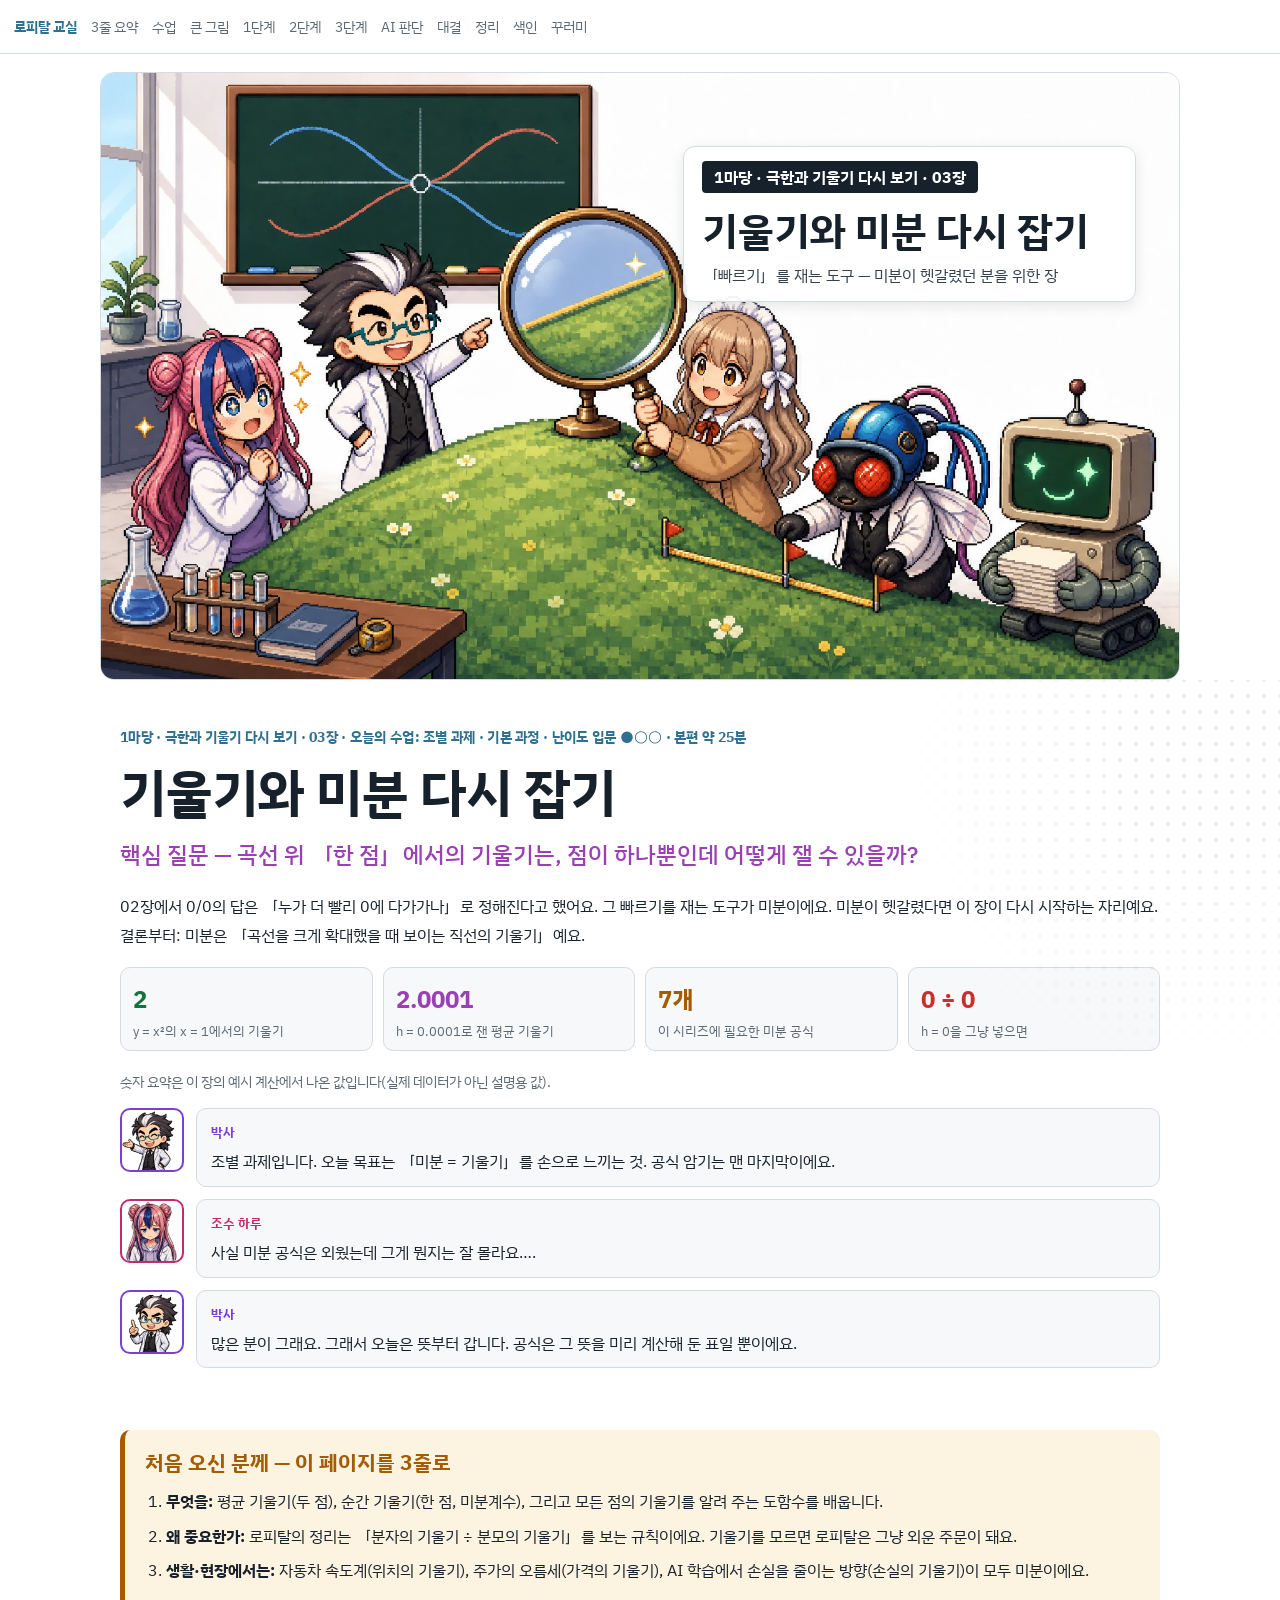
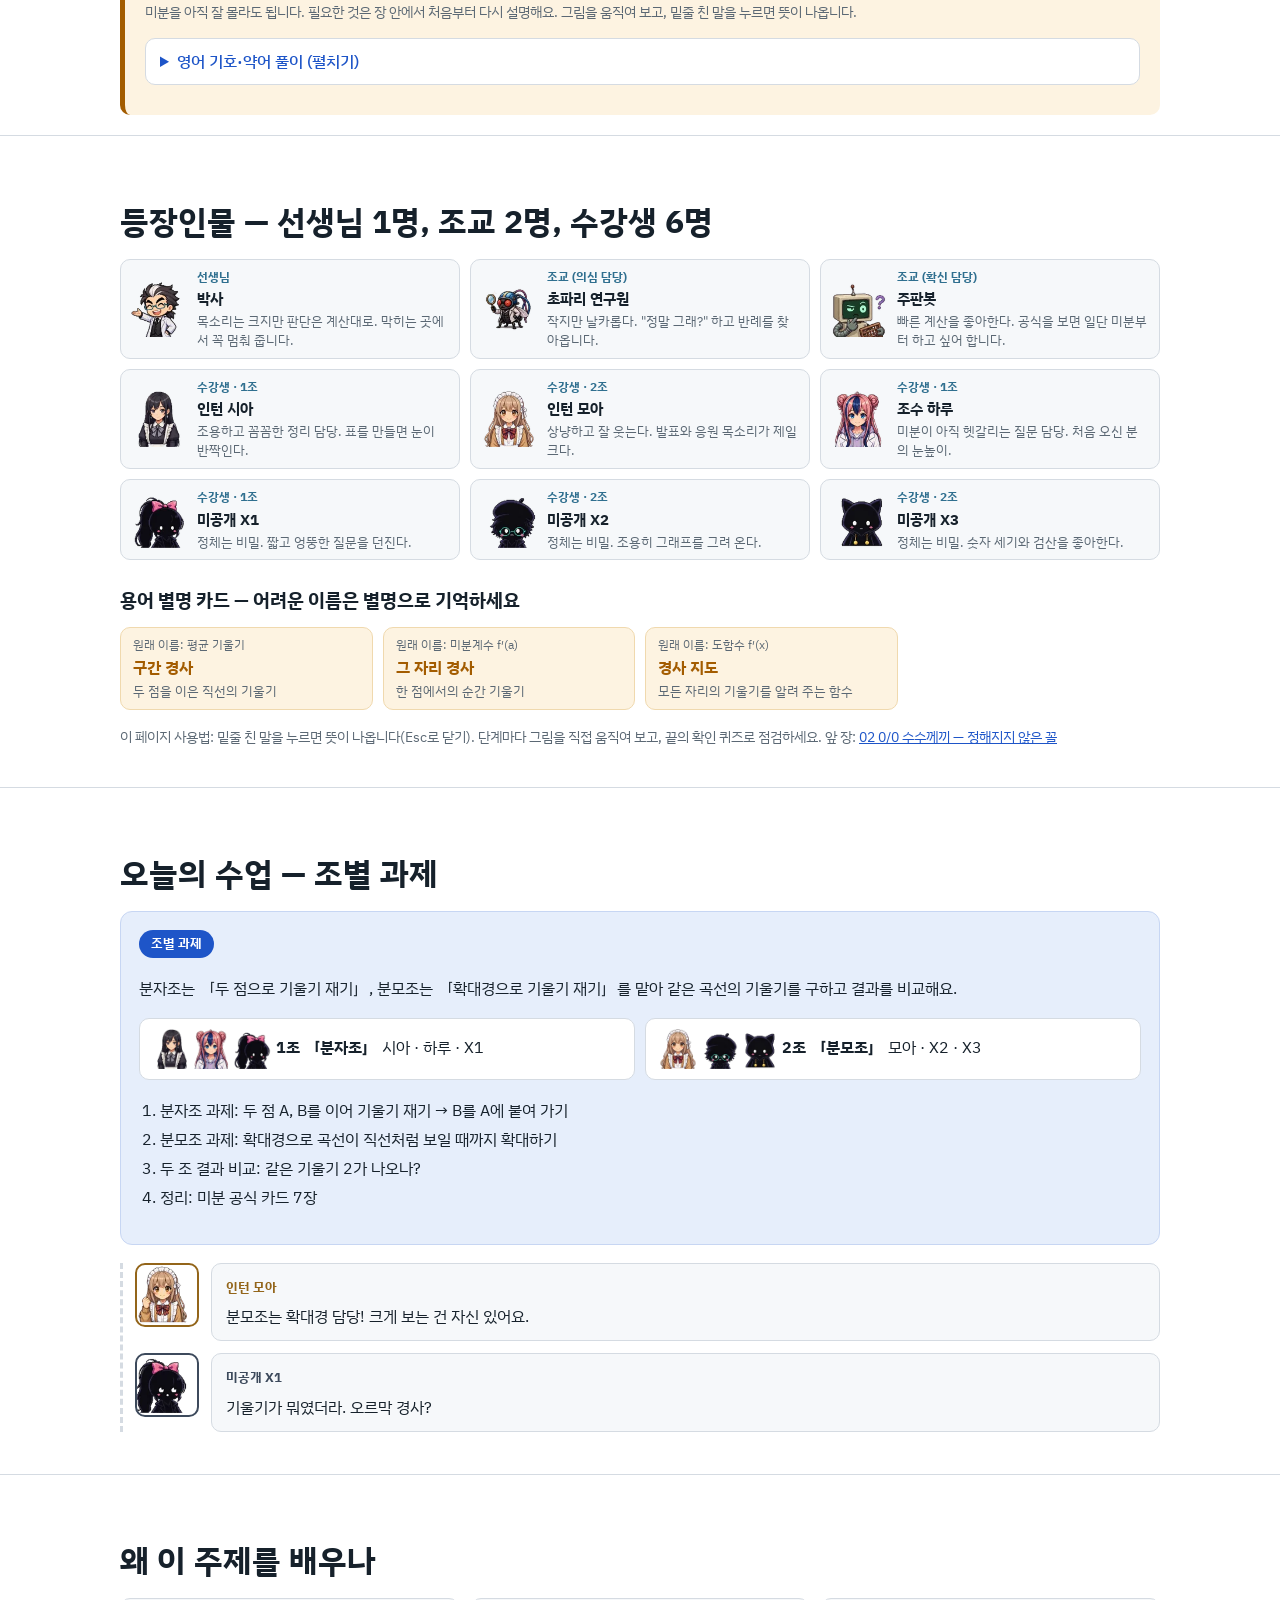
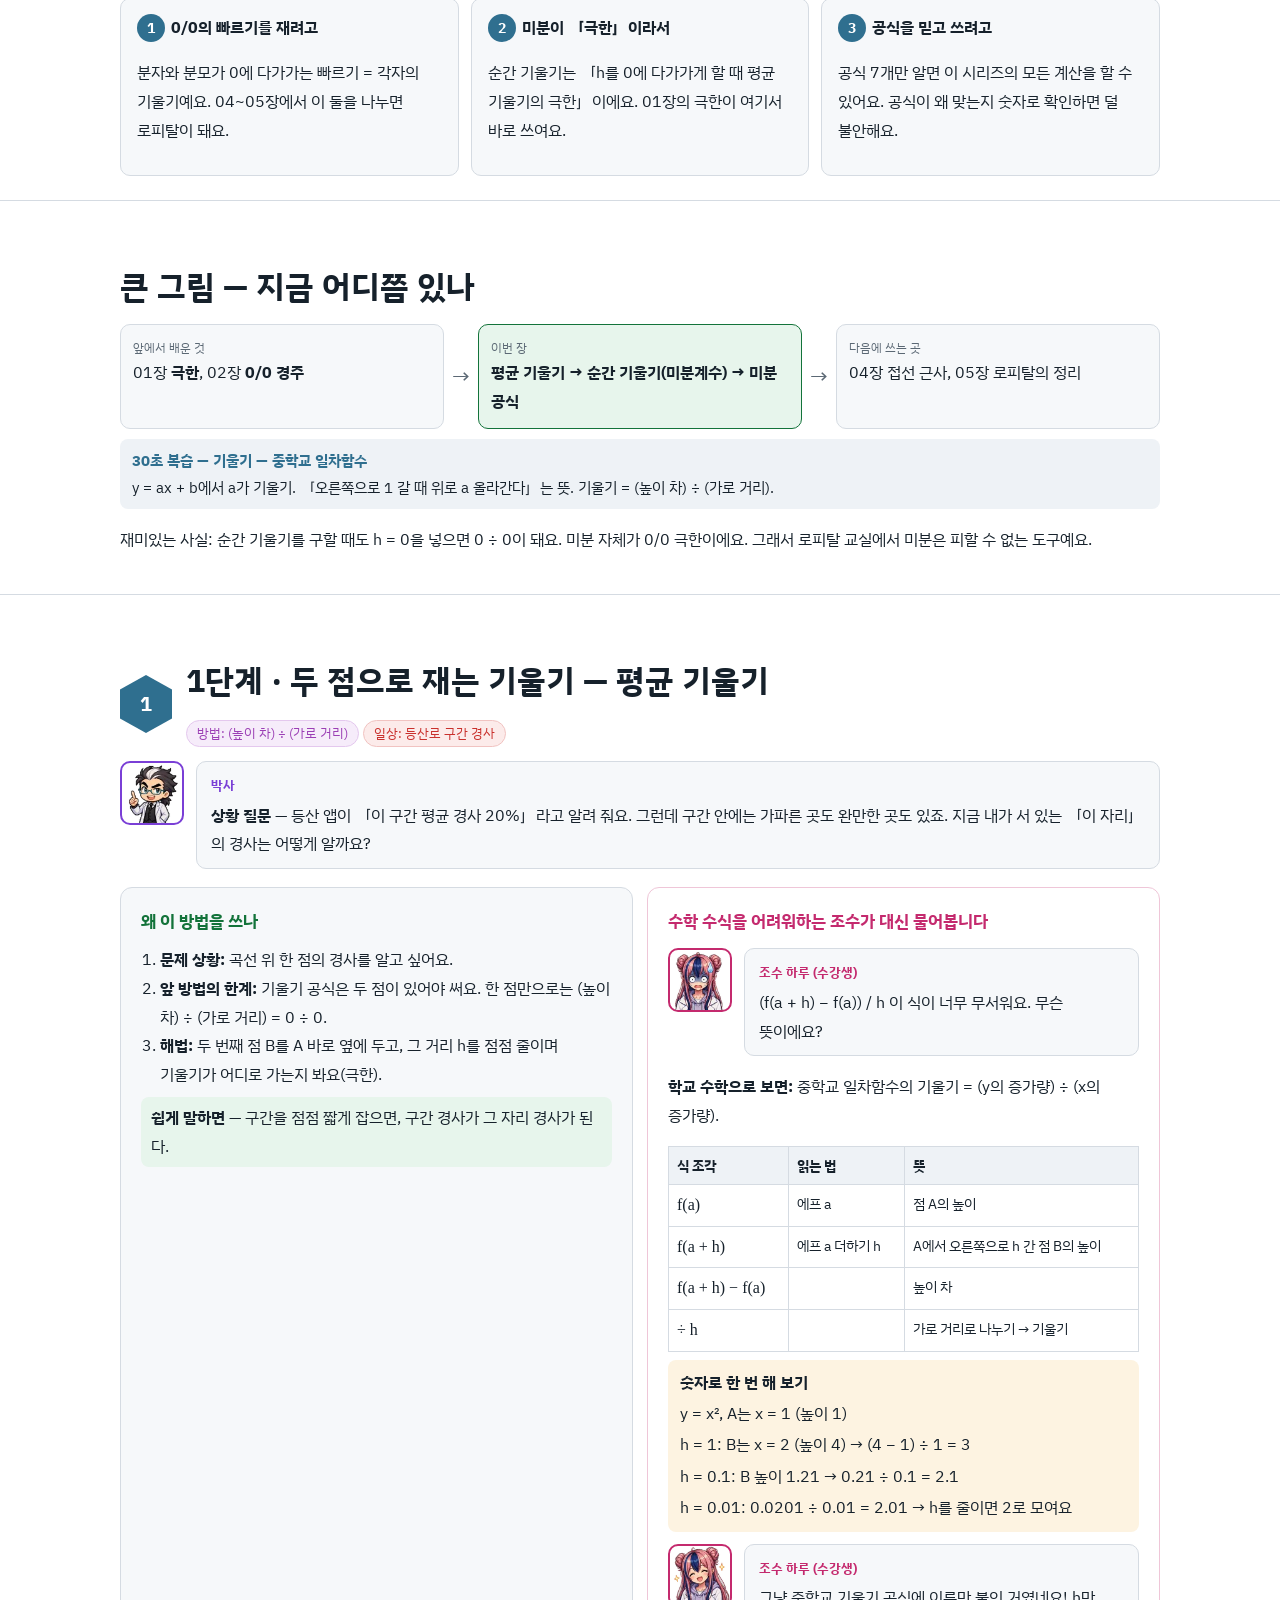
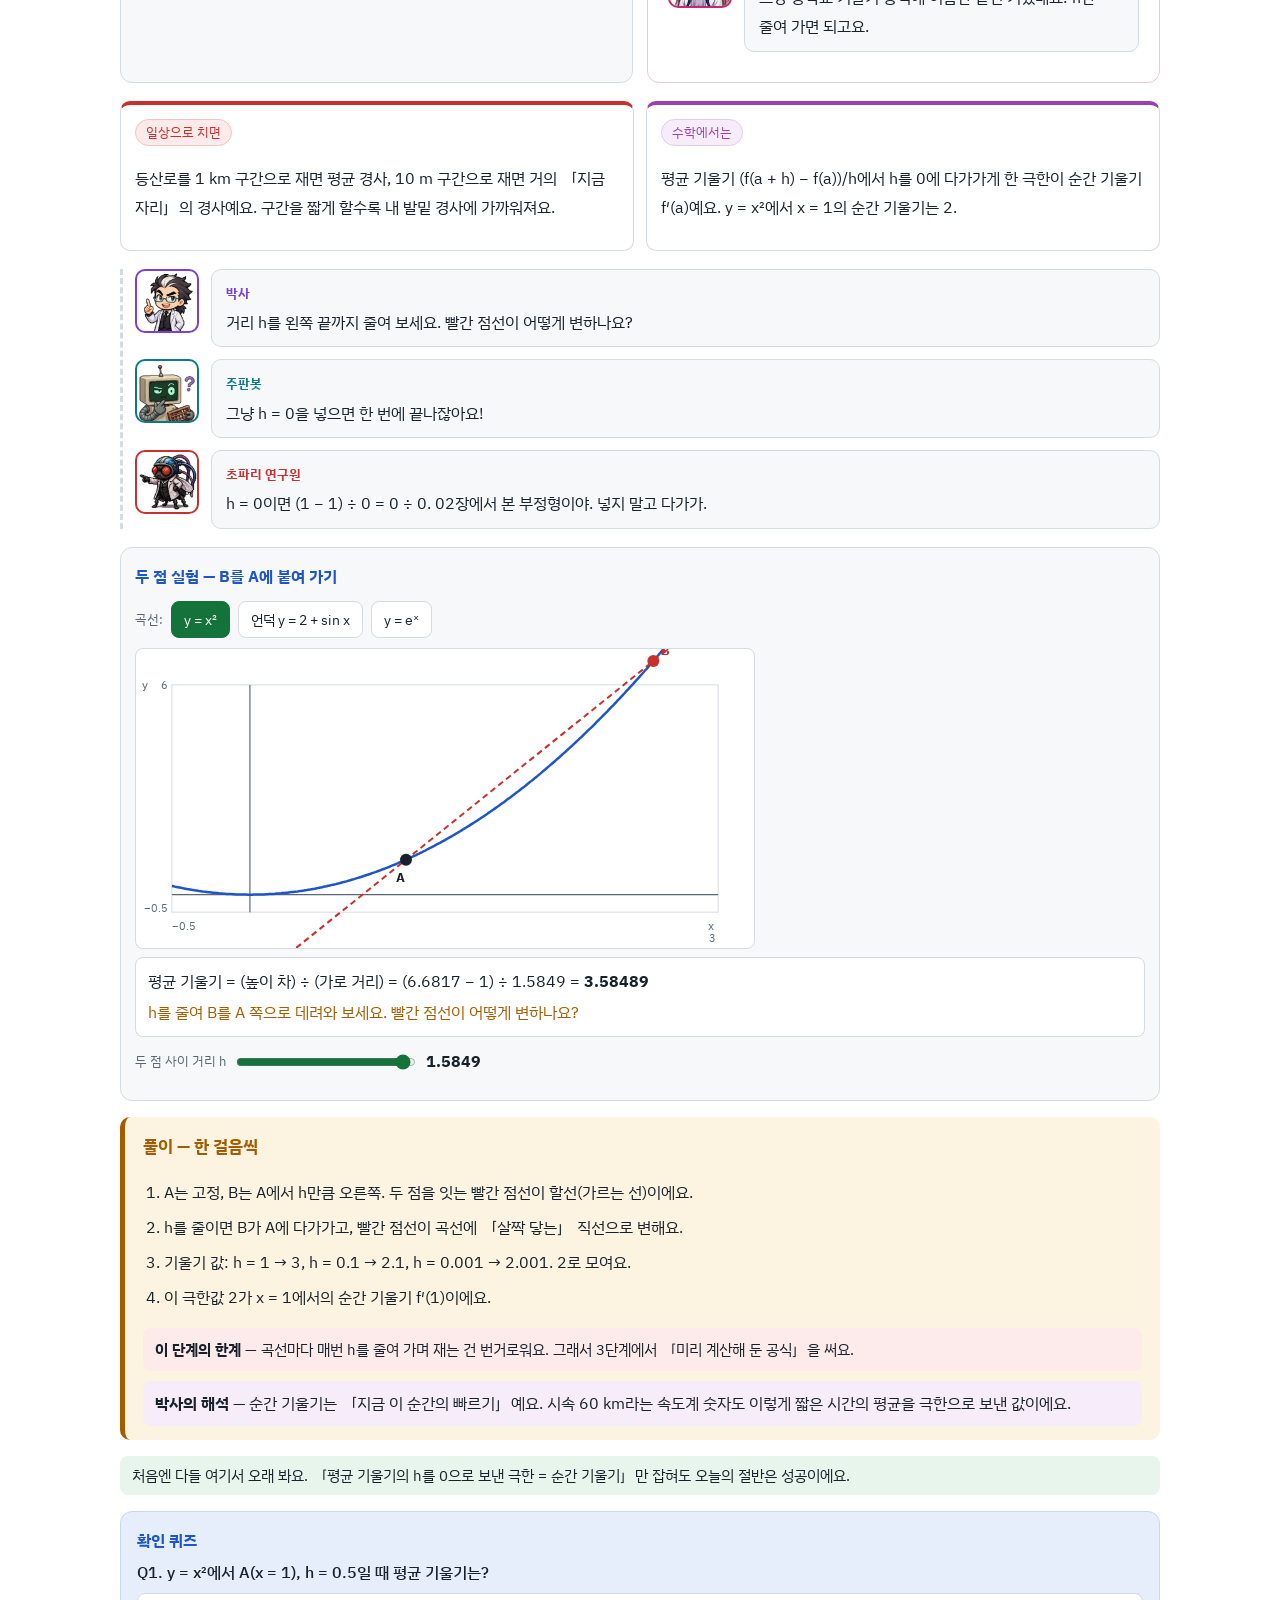
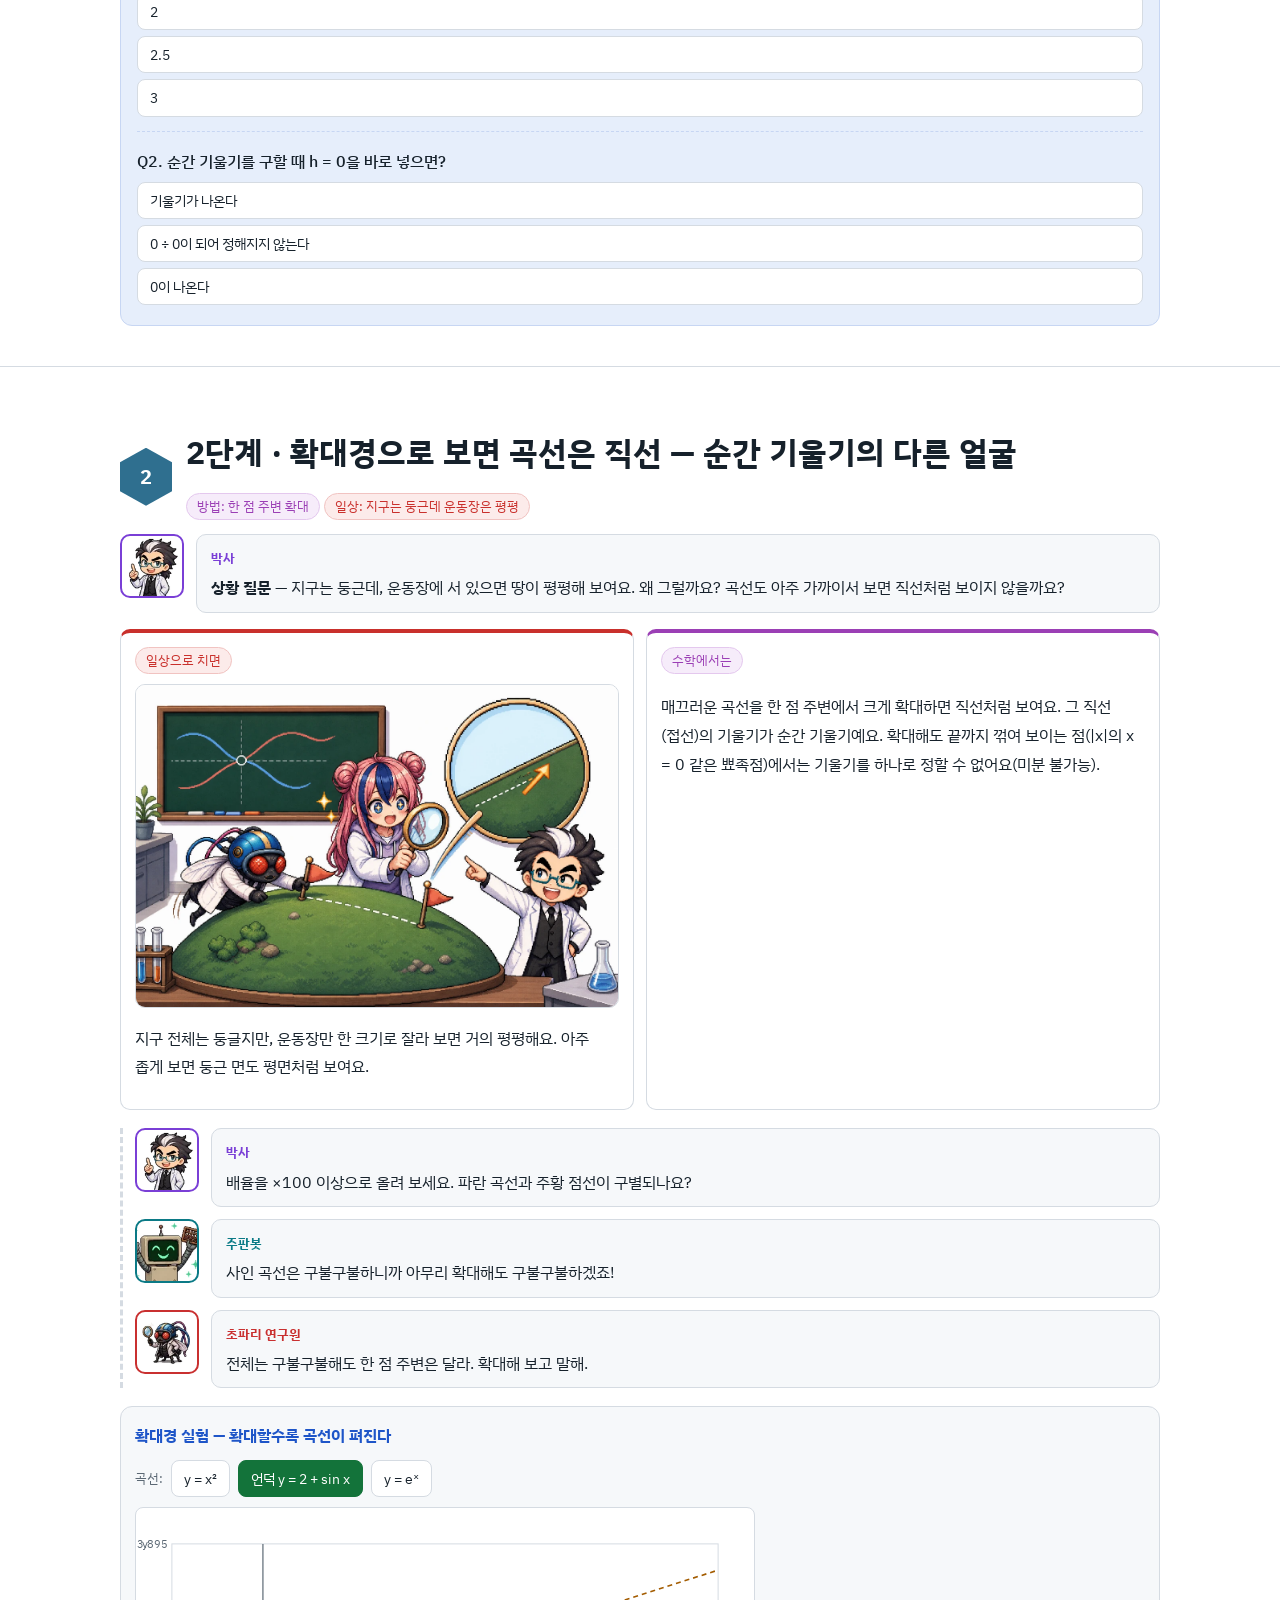
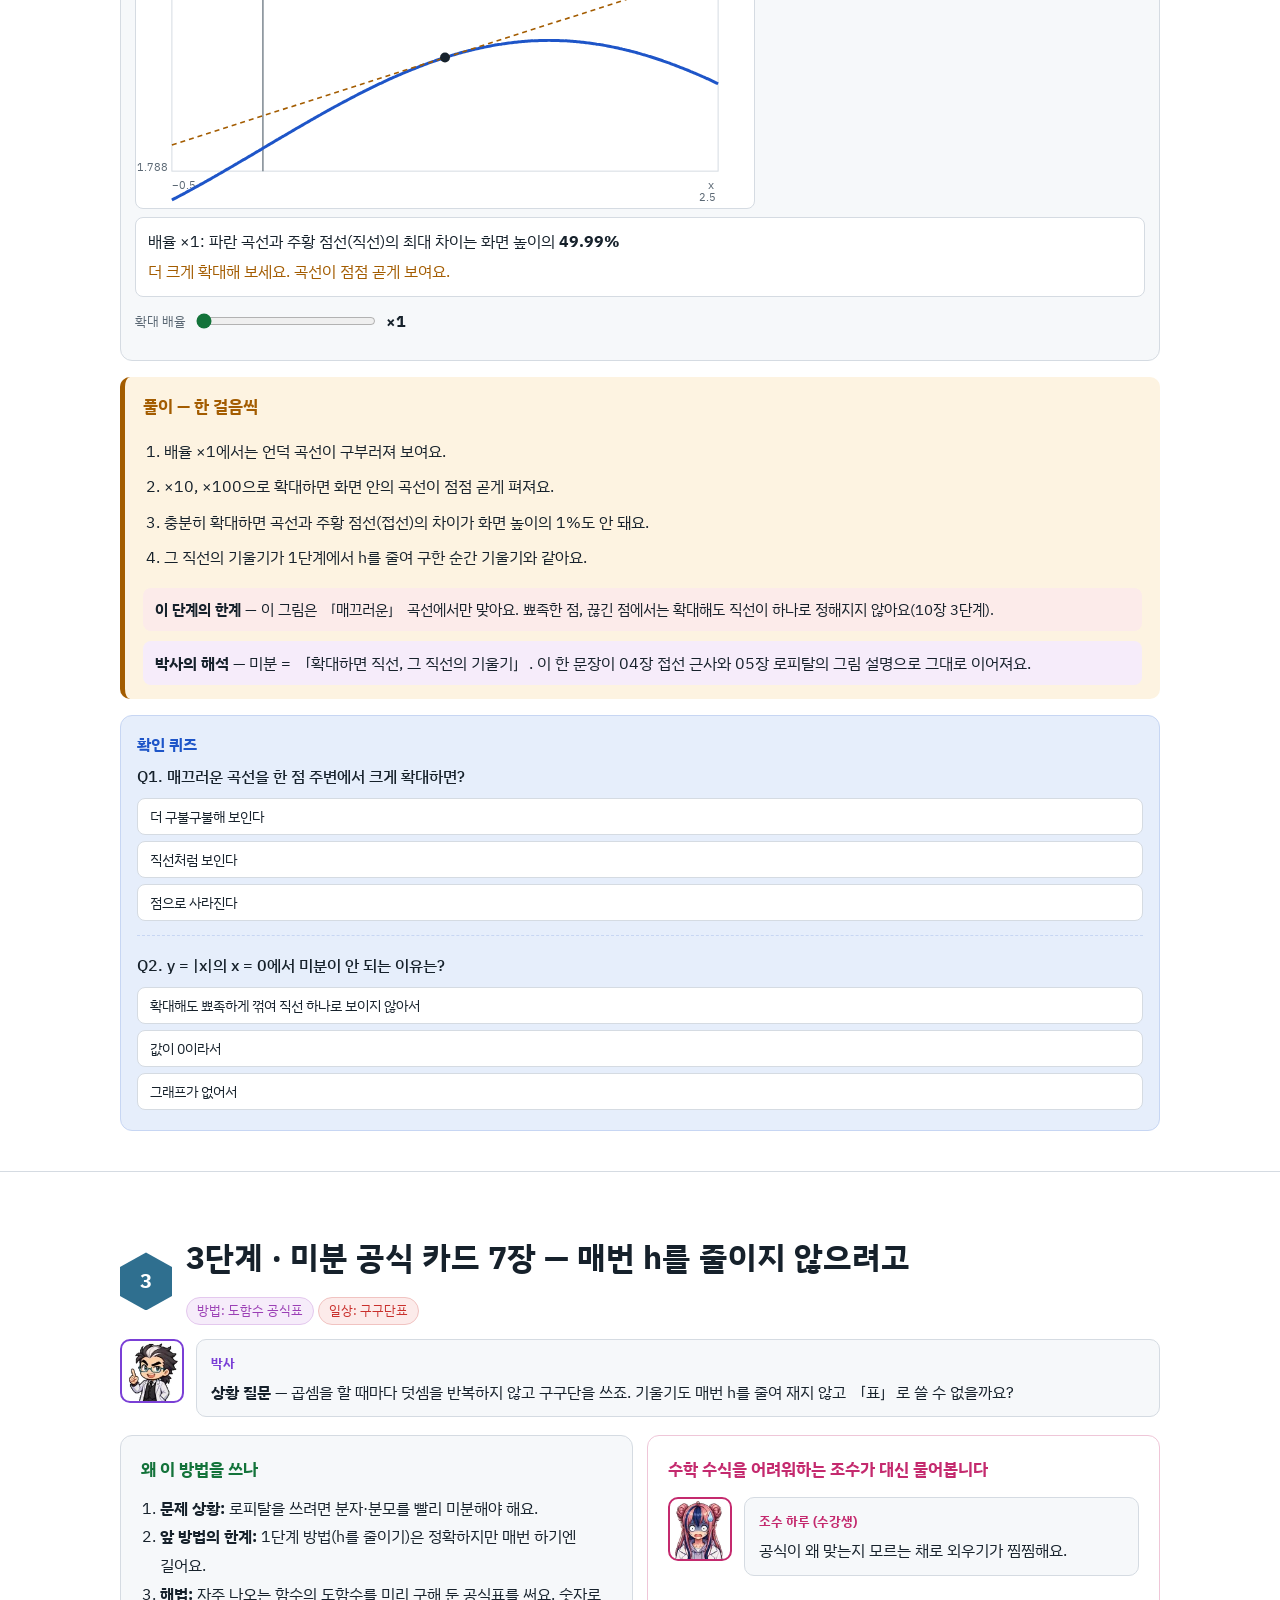
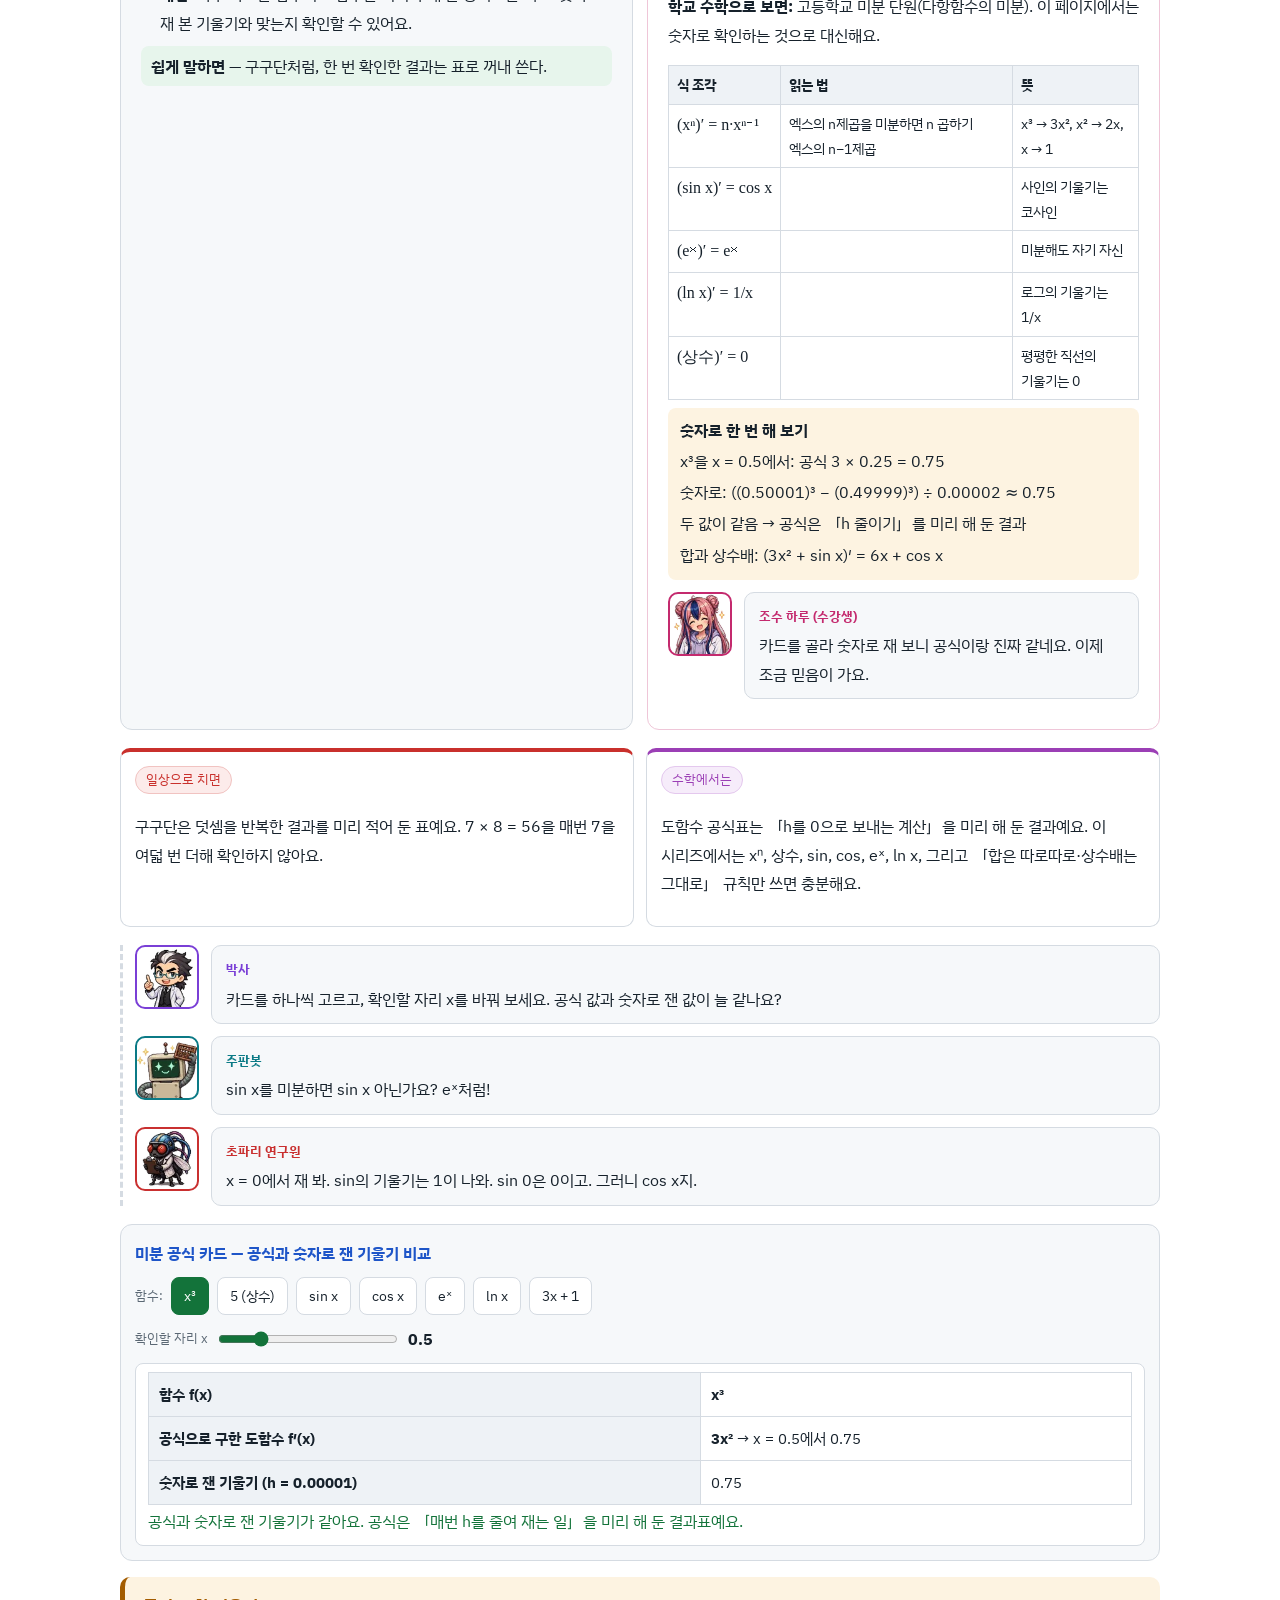
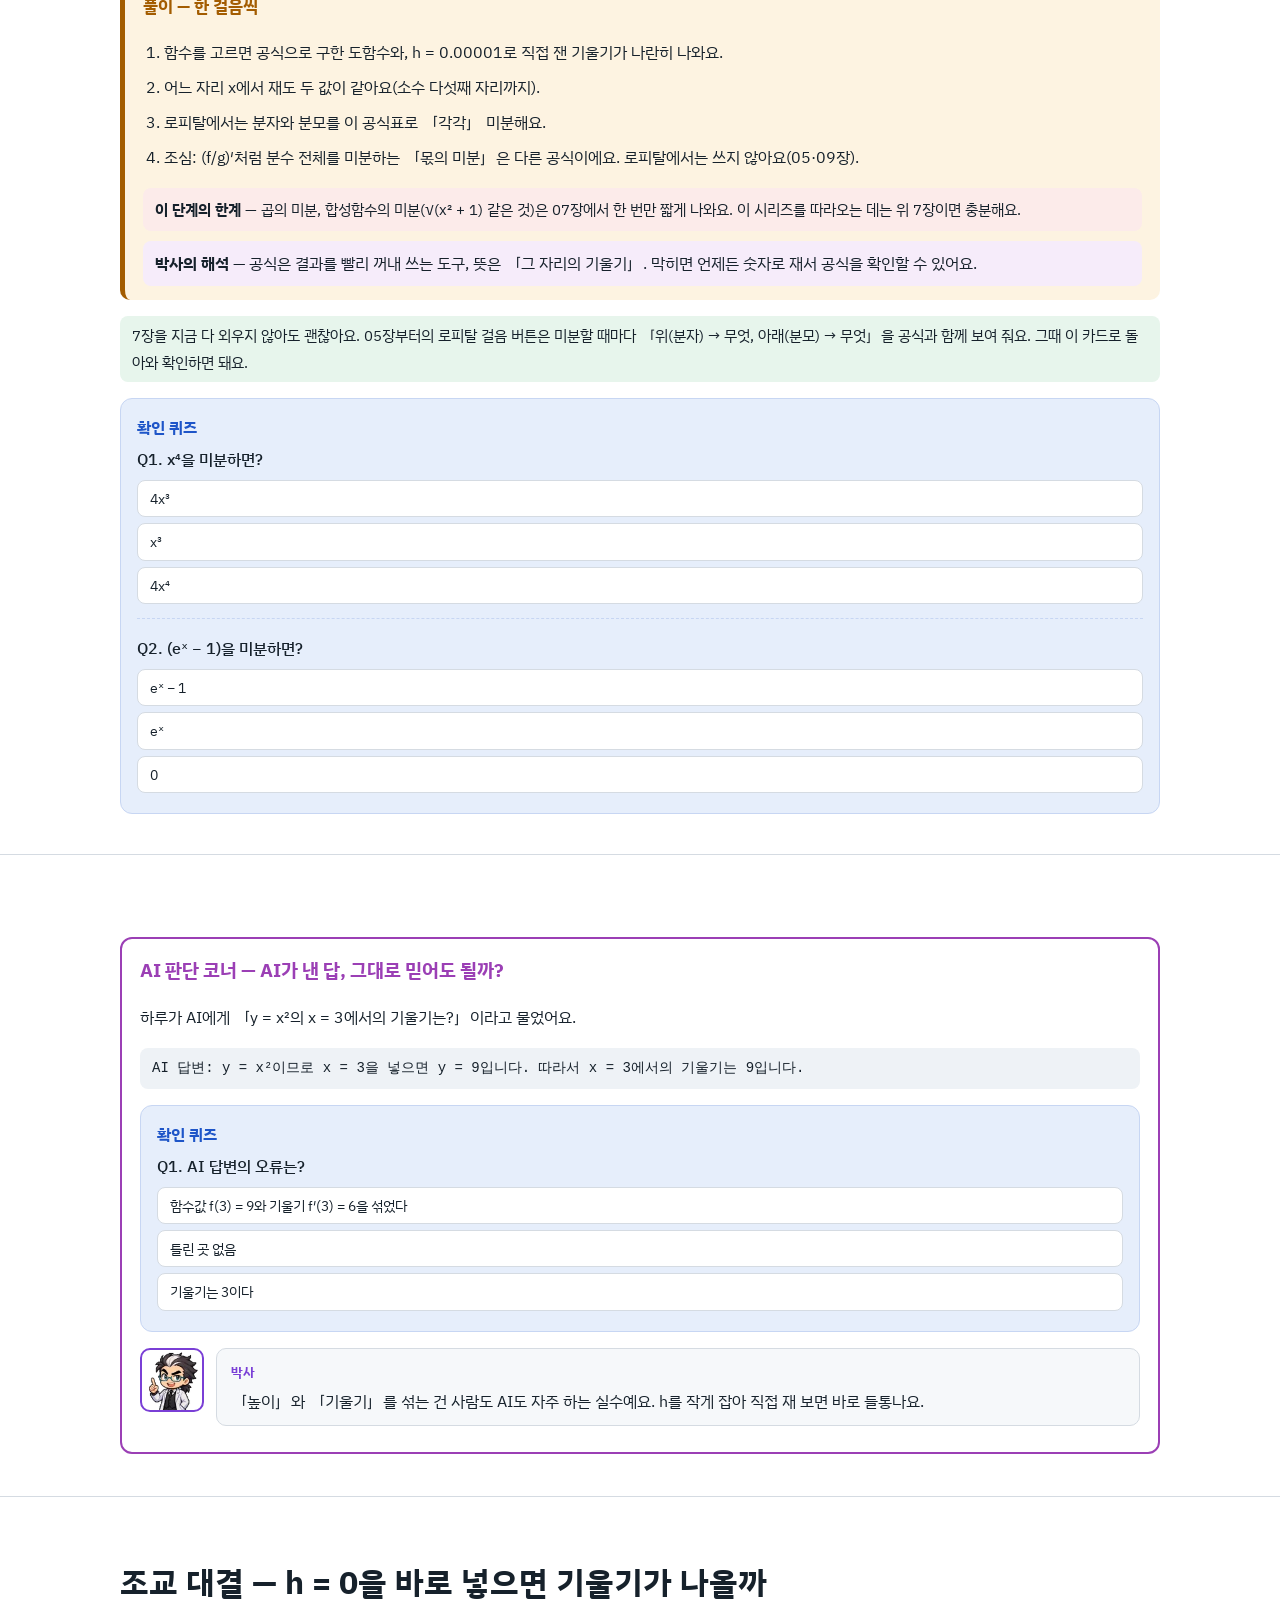
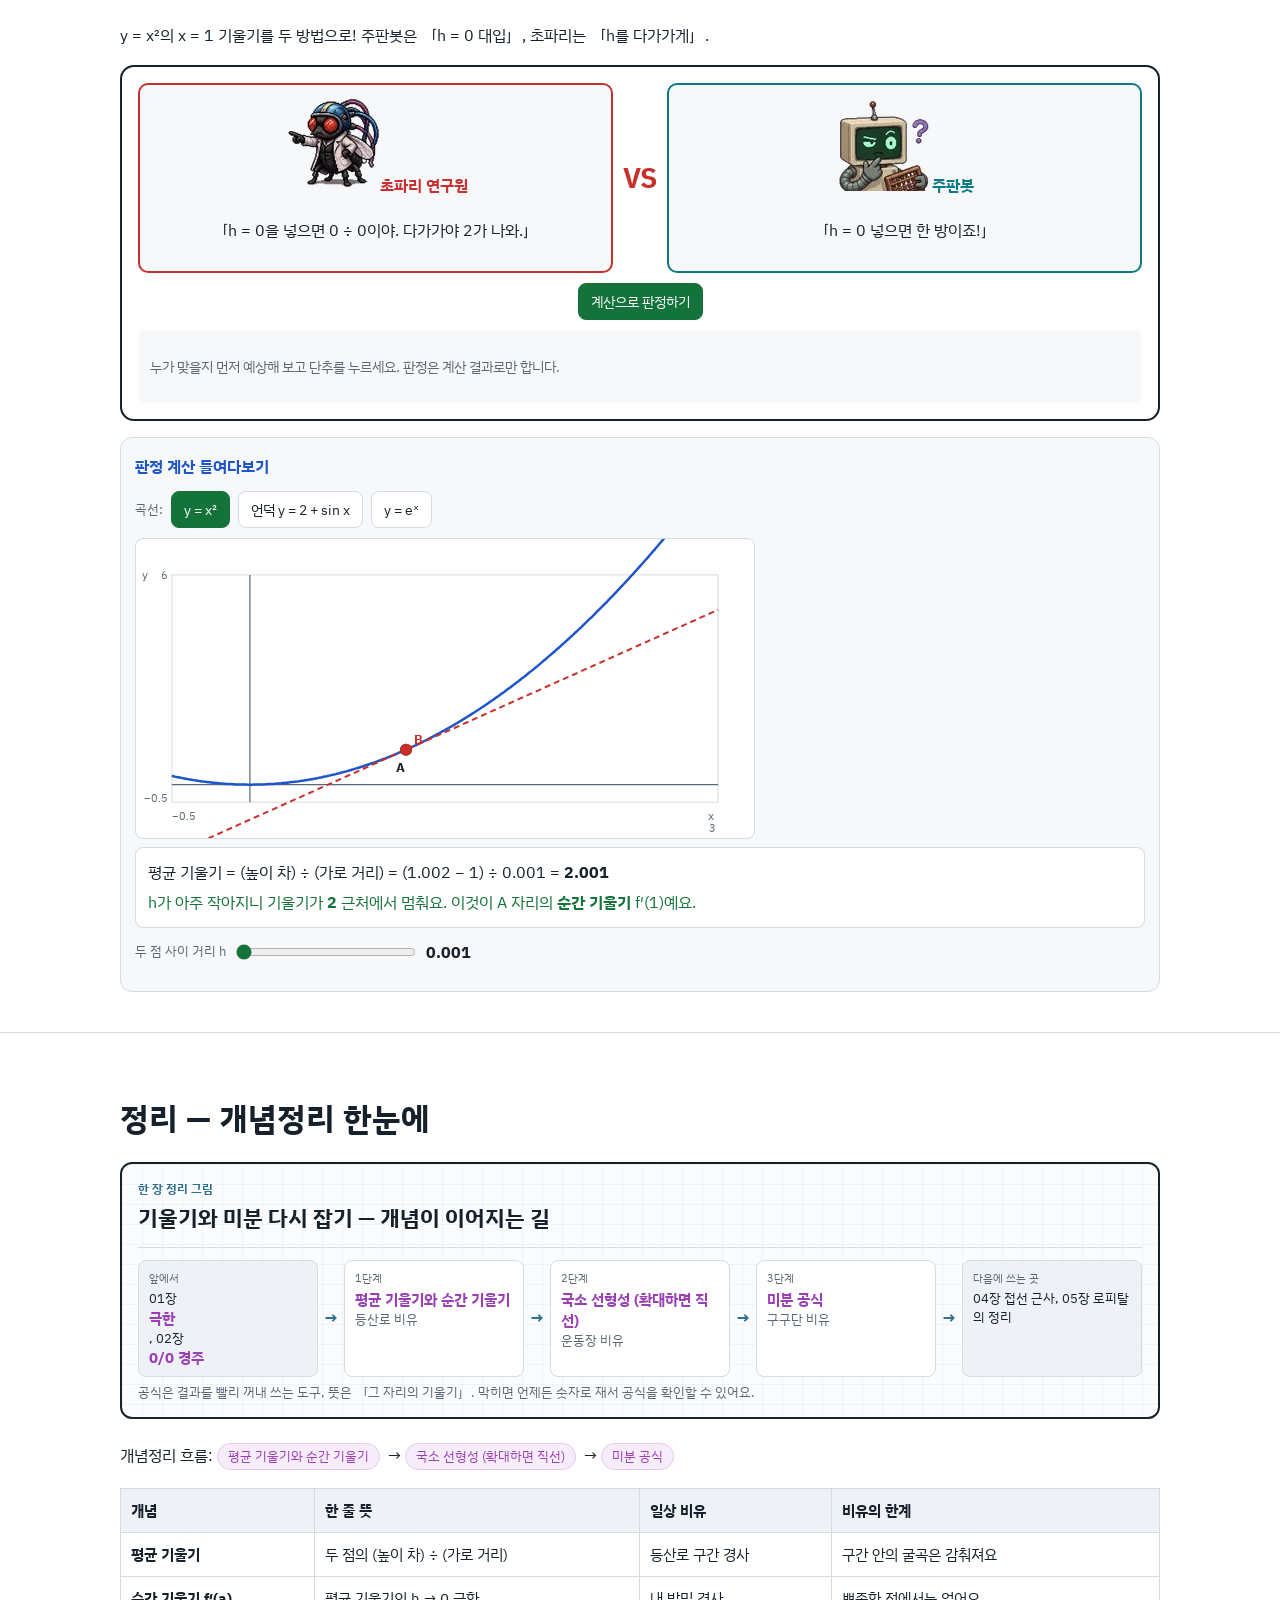
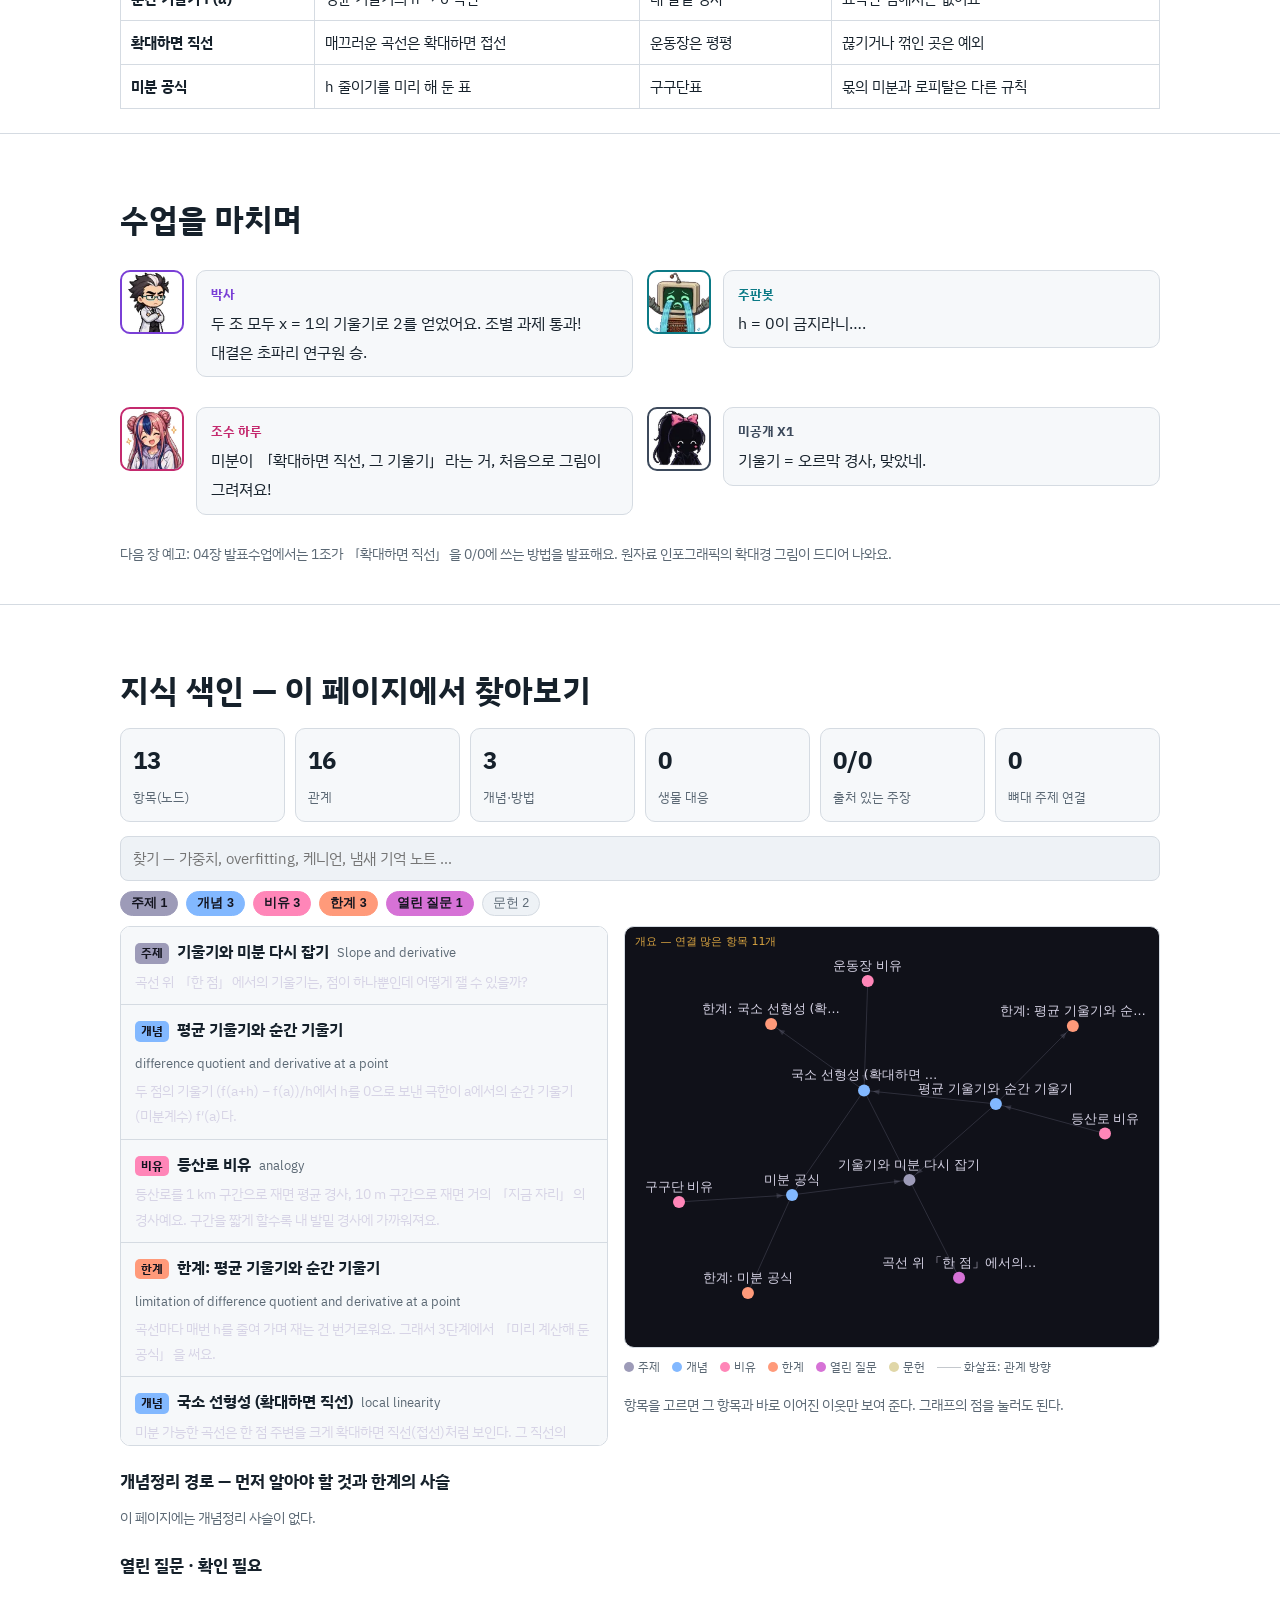
<file: 03_slope_derivative.html>
<!DOCTYPE html><html lang="ko"><head>
<meta charset="utf-8">
<meta name="viewport" content="width=device-width, initial-scale=1, viewport-fit=cover">
<title>03 기울기와 미분 다시 잡기 — 로피탈 교실 — 0/0의 정체를 밝히는 수업</title>
<meta name="description" content="곡선 위 「한 점」에서의 기울기는, 점이 하나뿐인데 어떻게 잴 수 있을까?">
<meta property="og:title" content="03 기울기와 미분 다시 잡기 — 로피탈 교실 — 0/0의 정체를 밝히는 수업">
<meta property="og:description" content="곡선 위 「한 점」에서의 기울기는, 점이 하나뿐인데 어떻게 잴 수 있을까?">
<meta property="og:type" content="article">
<meta property="og:image" content="img/og/og_03.webp">
<link rel="preconnect" href="https://fonts.googleapis.com"><link rel="preconnect" href="https://fonts.gstatic.com" crossorigin>
<link href="https://fonts.googleapis.com/css2?family=IBM+Plex+Sans+KR:wght@400;500;700&display=swap" rel="stylesheet">
<link rel="stylesheet" href="assets/lab.css">
<!-- px-fix v1 --><style id="px-fix">img{image-rendering:auto!important}</style><script id="px-fix-js">(function(){var R=window.ResizeObserver;function f(i){var n=i.naturalWidth,w=i.getBoundingClientRect().width;if(!n||!w)return;var s=w*(window.devicePixelRatio||1)/n;i.style.setProperty("image-rendering",s>=1.95?"pixelated":"auto","important")}var ro=R?new R(function(es){es.forEach(function(e){f(e.target)})}):null;function a(i){if(i.__px)return;i.__px=1;i.addEventListener("load",function(){f(i)});if(ro)ro.observe(i);f(i)}function all(r){(r||document).querySelectorAll&&(r||document).querySelectorAll("img").forEach(a)}function go(){all();if(window.MutationObserver)new MutationObserver(function(ms){ms.forEach(function(m){m.addedNodes.forEach(function(n){if(n.nodeType!==1)return;if(n.tagName==="IMG")a(n);else all(n)})})}).observe(document.documentElement,{childList:true,subtree:true});window.addEventListener("resize",function(){document.querySelectorAll("img").forEach(f)})}if(document.readyState==="loading")document.addEventListener("DOMContentLoaded",go);else go()})();</script><!-- /px-fix -->
</head><body>
<nav class="top" aria-label="이 페이지 목차"><a class="logo" href="index.html">로피탈 교실</a><a href="#three">3줄 요약</a><a href="#class">수업</a><a href="#map">큰 그림</a><a href="#lv1">1단계</a><a href="#lv2">2단계</a><a href="#lv3">3단계</a><a href="#ai">AI 판단</a><a href="#duel">대결</a><a href="#sum">정리</a><a href="#kg">색인</a><a href="#export">꾸러미</a></nav><div id="prog"></div>
<div class="cover has-img" id="top"><img class="cimg" src="img/cover/cover_03.webp" width="1920" height="1080" alt="기울기와 미분 다시 잡기 표지 — 박사, 초파리 연구원, 주판봇, 조수 하루"><div class="ctext"><span class="no">1마당 · 극한과 기울기 다시 보기 · 03장</span><h1>기울기와 미분 다시 잡기</h1><p>「빠르기」를 재는 도구 — 미분이 헷갈렸던 분을 위한 장</p></div></div>
<header class="hero"><div class="wrap">
<div class="kicker">1마당 · 극한과 기울기 다시 보기 · 03장 · 오늘의 수업: 조별 과제 · 기본 과정 · 난이도 입문 ●○○ · 본편 약 25분</div>
<h1>기울기와 미분 다시 잡기</h1>
<p class="q">핵심 질문 — 곡선 위 「한 점」에서의 기울기는, 점이 하나뿐인데 어떻게 잴 수 있을까?</p>
<p>02장에서 0/0의 답은 「누가 더 빨리 0에 다가가나」로 정해진다고 했어요. 그 빠르기를 재는 도구가 미분이에요. 미분이 헷갈렸다면 이 장이 다시 시작하는 자리예요. 결론부터: 미분은 「곡선을 크게 확대했을 때 보이는 직선의 기울기」예요.</p>
<div class="kpis"><div class="kpi g"><b>2</b><span>y = x²의 x = 1에서의 기울기</span></div><div class="kpi m"><b>2.0001</b><span>h = 0.0001로 잰 평균 기울기</span></div><div class="kpi a"><b>7개</b><span>이 시리즈에 필요한 미분 공식</span></div><div class="kpi r"><b>0 ÷ 0</b><span>h = 0을 그냥 넣으면</span></div></div>
<p class="note">숫자 요약은 이 장의 예시 계산에서 나온 값입니다(실제 데이터가 아닌 설명용 값).</p>
<div class="say" data-who="doc"><img class="who" data-who="doc" data-mood="front" alt="" aria-hidden="true"><div><b class="name">박사</b><p>조별 과제입니다. 오늘 목표는 「미분 = 기울기」를 손으로 느끼는 것. 공식 암기는 맨 마지막이에요.</p></div></div><div class="say" data-who="asst"><img class="who" data-who="asst" data-mood="sigh" alt="" aria-hidden="true"><div><b class="name">조수 하루</b><p>사실 미분 공식은 외웠는데 그게 뭔지는 잘 몰라요….</p></div></div><div class="say" data-who="doc"><img class="who" data-who="doc" data-mood="board" alt="" aria-hidden="true"><div><b class="name">박사</b><p>많은 분이 그래요. 그래서 오늘은 뜻부터 갑니다. 공식은 그 뜻을 미리 계산해 둔 표일 뿐이에요.</p></div></div>
</div></header>
<div class="wrap"><div class="three" id="three"><h2>처음 오신 분께 — 이 페이지를 3줄로</h2><ol>
<li><b>무엇을:</b> 평균 기울기(두 점), 순간 기울기(한 점, 미분계수), 그리고 모든 점의 기울기를 알려 주는 도함수를 배웁니다.</li><li><b>왜 중요한가:</b> 로피탈의 정리는 「분자의 기울기 ÷ 분모의 기울기」를 보는 규칙이에요. 기울기를 모르면 로피탈은 그냥 외운 주문이 돼요.</li><li><b>생활·현장에서는:</b> 자동차 속도계(위치의 기울기), 주가의 오름세(가격의 기울기), AI 학습에서 손실을 줄이는 방향(손실의 기울기)이 모두 미분이에요.</li></ol>
<p class="note">미분을 아직 잘 몰라도 됩니다. 필요한 것은 장 안에서 처음부터 다시 설명해요. 그림을 움직여 보고, 밑줄 친 말을 누르면 뜻이 나옵니다.</p>
<details><summary>영어 기호·약어 풀이 (펼치기)</summary><ul><li><b>f′(a)</b> — 에프 프라임 a. a 자리에서의 순간 기울기(미분계수)</li><li><b>f′(x)</b> — 도함수. 모든 x 자리의 기울기를 알려 주는 함수</li><li><b>h</b> — 두 점 사이의 가로 거리. 0으로 다가가게 함</li></ul></details>
</div></div>
<section class="level" id="cast"><div class="wrap"><h2>등장인물 — 선생님 1명, 조교 2명, 수강생 6명</h2>
<div class="cast"><div><img class="" data-who="doc" data-mood="front" alt="" aria-hidden="true"><div><span class="role">선생님</span><b>박사</b><span>목소리는 크지만 판단은 계산대로. 막히는 곳에서 꼭 멈춰 줍니다.</span></div></div><div><img class="" data-who="fly" data-mood="magnify" alt="" aria-hidden="true"><div><span class="role">조교 (의심 담당)</span><b>초파리 연구원</b><span>작지만 날카롭다. &quot;정말 그래?&quot; 하고 반례를 찾아옵니다.</span></div></div><div><img class="" data-who="robo" data-mood="calc" alt="" aria-hidden="true"><div><span class="role">조교 (확신 담당)</span><b>주판봇</b><span>빠른 계산을 좋아한다. 공식을 보면 일단 미분부터 하고 싶어 합니다.</span></div></div><div><img class="" data-who="sia" data-mood="e13" alt="" aria-hidden="true"><div><span class="role">수강생 · 1조</span><b>인턴 시아</b><span>조용하고 꼼꼼한 정리 담당. 표를 만들면 눈이 반짝인다.</span></div></div><div><img class="" data-who="moa" data-mood="e13" alt="" aria-hidden="true"><div><span class="role">수강생 · 2조</span><b>인턴 모아</b><span>상냥하고 잘 웃는다. 발표와 응원 목소리가 제일 크다.</span></div></div><div><img class="" data-who="asst" data-mood="e13" alt="" aria-hidden="true"><div><span class="role">수강생 · 1조</span><b>조수 하루</b><span>미분이 아직 헷갈리는 질문 담당. 처음 오신 분의 눈높이.</span></div></div><div><img class="" data-who="x1" data-mood="e13" alt="" aria-hidden="true"><div><span class="role">수강생 · 1조</span><b>미공개 X1</b><span>정체는 비밀. 짧고 엉뚱한 질문을 던진다.</span></div></div><div><img class="" data-who="x2" data-mood="e13" alt="" aria-hidden="true"><div><span class="role">수강생 · 2조</span><b>미공개 X2</b><span>정체는 비밀. 조용히 그래프를 그려 온다.</span></div></div><div><img class="" data-who="x3" data-mood="e13" alt="" aria-hidden="true"><div><span class="role">수강생 · 2조</span><b>미공개 X3</b><span>정체는 비밀. 숫자 세기와 검산을 좋아한다.</span></div></div></div>
<h3>용어 별명 카드 — 어려운 이름은 별명으로 기억하세요</h3><div class="nick"><div><span class="role">원래 이름: 평균 기울기</span><b>구간 경사</b><span>두 점을 이은 직선의 기울기</span></div><div><span class="role">원래 이름: 미분계수 f′(a)</span><b>그 자리 경사</b><span>한 점에서의 순간 기울기</span></div><div><span class="role">원래 이름: 도함수 f′(x)</span><b>경사 지도</b><span>모든 자리의 기울기를 알려 주는 함수</span></div></div>
<p class="note">이 페이지 사용법: 밑줄 친 말을 누르면 뜻이 나옵니다(Esc로 닫기). 단계마다 그림을 직접 움직여 보고, 끝의 확인 퀴즈로 점검하세요. 앞 장: <a href="02_zero_over_zero.html">02 0/0 수수께끼 — 정해지지 않은 꼴</a></p>
</div></section>
<section class="level" id="class"><div class="wrap"><h2>오늘의 수업 — 조별 과제</h2>
<div class="klass"><span class="fmt">조별 과제</span><p>분자조는 「두 점으로 기울기 재기」, 분모조는 「확대경으로 기울기 재기」를 맡아 같은 곡선의 기울기를 구하고 결과를 비교해요.</p><div class="groups"><div><img class="" data-who="sia" data-mood="e13" alt="" aria-hidden="true"><img class="" data-who="asst" data-mood="e13" alt="" aria-hidden="true"><img class="" data-who="x1" data-mood="e13" alt="" aria-hidden="true"> <b>1조 「분자조」</b> 시아 · 하루 · X1</div><div><img class="" data-who="moa" data-mood="e13" alt="" aria-hidden="true"><img class="" data-who="x2" data-mood="e13" alt="" aria-hidden="true"><img class="" data-who="x3" data-mood="e13" alt="" aria-hidden="true"> <b>2조 「분모조」</b> 모아 · X2 · X3</div></div><ol><li>분자조 과제: 두 점 A, B를 이어 기울기 재기 → B를 A에 붙여 가기</li><li>분모조 과제: 확대경으로 곡선이 직선처럼 보일 때까지 확대하기</li><li>두 조 결과 비교: 같은 기울기 2가 나오나?</li><li>정리: 미분 공식 카드 7장</li></ol></div>
<div class="talk"><div class="say" data-who="moa"><img class="who" data-who="moa" data-mood="cheer" alt="" aria-hidden="true"><div><b class="name">인턴 모아</b><p>분모조는 확대경 담당! 크게 보는 건 자신 있어요.</p></div></div><div class="say" data-who="x1"><img class="who" data-who="x1" data-mood="e09" alt="" aria-hidden="true"><div><b class="name">미공개 X1</b><p>기울기가 뭐였더라. 오르막 경사?</p></div></div></div></div></section>
<section class="level" id="why"><div class="wrap"><h2>왜 이 주제를 배우나</h2><div class="steps"><div><b class="n">1</b><b>0/0의 빠르기를 재려고</b><p>분자와 분모가 0에 다가가는 빠르기 = 각자의 기울기예요. 04~05장에서 이 둘을 나누면 로피탈이 돼요.</p></div><div><b class="n">2</b><b>미분이 「극한」이라서</b><p>순간 기울기는 「h를 0에 다가가게 할 때 평균 기울기의 극한」이에요. 01장의 극한이 여기서 바로 쓰여요.</p></div><div><b class="n">3</b><b>공식을 믿고 쓰려고</b><p>공식 7개만 알면 이 시리즈의 모든 계산을 할 수 있어요. 공식이 왜 맞는지 숫자로 확인하면 덜 불안해요.</p></div></div></div></section>
<section class="level" id="map"><div class="wrap"><h2>큰 그림 — 지금 어디쯤 있나</h2>
<div class="map3"><div><small>앞에서 배운 것</small>01장 <b>극한</b>, 02장 <b>0/0 경주</b></div><i aria-hidden="true">→</i><div class="now"><small>이번 장</small><b>평균 기울기 → 순간 기울기(미분계수) → 미분 공식</b></div><i aria-hidden="true">→</i><div><small>다음에 쓰는 곳</small>04장 접선 근사, 05장 로피탈의 정리</div></div>
<div class="recap"><b>30초 복습 — 기울기 — 중학교 일차함수</b><br>y = ax + b에서 a가 기울기. 「오른쪽으로 1 갈 때 위로 a 올라간다」는 뜻. 기울기 = (높이 차) ÷ (가로 거리).</div><p>재미있는 사실: 순간 기울기를 구할 때도 h = 0을 넣으면 0 ÷ 0이 돼요. 미분 자체가 0/0 극한이에요. 그래서 로피탈 교실에서 미분은 피할 수 없는 도구예요.</p></div></section>
<section class="level" id="lv1"><div class="wrap"><div class="lvhead"><div class="hex" aria-hidden="true">1</div><div><h2>1단계 · 두 점으로 재는 기울기 — 평균 기울기</h2><span class="tag nn">방법: (높이 차) ÷ (가로 거리)</span><span class="tag fly">일상: 등산로 구간 경사</span></div></div><div class="say" data-who="doc"><img class="who" data-who="doc" data-mood="board" alt="" aria-hidden="true"><div><b class="name">박사</b><p><b>상황 질문</b> — 등산 앱이 「이 구간 평균 경사 20%」라고 알려 줘요. 그런데 구간 안에는 가파른 곳도 완만한 곳도 있죠. 지금 내가 서 있는 「이 자리」의 경사는 어떻게 알까요?</p></div></div><div class="twobox"><div class="whybox"><h3>왜 이 방법을 쓰나</h3><ol><li><b>문제 상황:</b> 곡선 위 한 점의 경사를 알고 싶어요.</li><li><b>앞 방법의 한계:</b> 기울기 공식은 두 점이 있어야 써요. 한 점만으로는 (높이 차) ÷ (가로 거리) = 0 ÷ 0.</li><li><b>해법:</b> 두 번째 점 B를 A 바로 옆에 두고, 그 거리 h를 점점 줄이며 기울기가 어디로 가는지 봐요(극한).</li></ol><div class="easy"><b>쉽게 말하면</b> — 구간을 점점 짧게 잡으면, 구간 경사가 그 자리 경사가 된다.</div></div><div class="mathbox"><h3>수학 수식을 어려워하는 조수가 대신 물어봅니다</h3><div class="say" data-who="asst"><img class="who" data-who="asst" data-mood="shock" alt="" aria-hidden="true"><div><b class="name">조수 하루 (수강생)</b><p>(f(a + h) − f(a)) / h 이 식이 너무 무서워요. 무슨 뜻이에요?</p></div></div><p><b>학교 수학으로 보면:</b> 중학교 일차함수의 기울기 = (y의 증가량) ÷ (x의 증가량).</p><table class="sym"><thead><tr><th>식 조각</th><th>읽는 법</th><th>뜻</th></tr></thead><tbody><tr><td>f(a)</td><td>에프 a</td><td>점 A의 높이</td></tr><tr><td>f(a + h)</td><td>에프 a 더하기 h</td><td>A에서 오른쪽으로 h 간 점 B의 높이</td></tr><tr><td>f(a + h) − f(a)</td><td></td><td>높이 차</td></tr><tr><td>÷ h</td><td></td><td>가로 거리로 나누기 → 기울기</td></tr></tbody></table><div class="tryit"><b>숫자로 한 번 해 보기</b><p>y = x², A는 x = 1 (높이 1)</p><p>h = 1: B는 x = 2 (높이 4) → (4 − 1) ÷ 1 = 3</p><p>h = 0.1: B 높이 1.21 → 0.21 ÷ 0.1 = 2.1</p><p>h = 0.01: 0.0201 ÷ 0.01 = 2.01 → h를 줄이면 2로 모여요</p></div><div class="say" data-who="asst"><img class="who" data-who="asst" data-mood="spark" alt="" aria-hidden="true"><div><b class="name">조수 하루 (수강생)</b><p>그냥 중학교 기울기 공식에 이름만 붙인 거였네요! h만 줄여 가면 되고요.</p></div></div></div></div><div class="pair"><div><span class="tag fly">일상으로 치면</span><p>등산로를 1 km 구간으로 재면 평균 경사, 10 m 구간으로 재면 거의 「지금 자리」의 경사예요. 구간을 짧게 할수록 내 발밑 경사에 가까워져요.</p></div><div><span class="tag nn">수학에서는</span><p>평균 기울기 (f(a + h) − f(a))/h에서 h를 0에 다가가게 한 극한이 순간 기울기 f′(a)예요. y = x²에서 x = 1의 순간 기울기는 2.</p></div></div><div class="talk"><div class="say" data-who="doc"><img class="who" data-who="doc" data-mood="board" alt="" aria-hidden="true"><div><b class="name">박사</b><p>거리 h를 왼쪽 끝까지 줄여 보세요. 빨간 점선이 어떻게 변하나요?</p></div></div><div class="say" data-who="robo"><img class="who" data-who="robo" data-mood="calc" alt="" aria-hidden="true"><div><b class="name">주판봇</b><p>그냥 h = 0을 넣으면 한 번에 끝나잖아요!</p></div></div><div class="say" data-who="fly"><img class="who" data-who="fly" data-mood="point" alt="" aria-hidden="true"><div><b class="name">초파리 연구원</b><p>h = 0이면 (1 − 1) ÷ 0 = 0 ÷ 0. 02장에서 본 부정형이야. 넣지 말고 다가가.</p></div></div></div><div class="panel"><div class="ptitle">두 점 실험 — B를 A에 붙여 가기</div><div data-w="secant" data-o="{&quot;curve&quot;: &quot;sq&quot;, &quot;a&quot;: 1, &quot;h&quot;: 1.5}"></div></div><div class="explain"><h3>풀이 — 한 걸음씩</h3><ol><li>A는 고정, B는 A에서 h만큼 오른쪽. 두 점을 잇는 빨간 점선이 할선(가르는 선)이에요.</li><li>h를 줄이면 B가 A에 다가가고, 빨간 점선이 곡선에 「살짝 닿는」 직선으로 변해요.</li><li>기울기 값: h = 1 → 3, h = 0.1 → 2.1, h = 0.001 → 2.001. 2로 모여요.</li><li>이 극한값 2가 x = 1에서의 순간 기울기 f′(1)이에요.</li></ol><div class="lim"><b>이 단계의 한계</b> — 곡선마다 매번 h를 줄여 가며 재는 건 번거로워요. 그래서 3단계에서 「미리 계산해 둔 공식」을 써요.</div><div class="interp"><b>박사의 해석</b> — 순간 기울기는 「지금 이 순간의 빠르기」예요. 시속 60 km라는 속도계 숫자도 이렇게 짧은 시간의 평균을 극한으로 보낸 값이에요.</div></div><div class="rest">처음엔 다들 여기서 오래 봐요. 「평균 기울기의 h를 0으로 보낸 극한 = 순간 기울기」만 잡혀도 오늘의 절반은 성공이에요.</div><div class="quiz" data-quiz="q1"></div></div></section>
<section class="level" id="lv2"><div class="wrap"><div class="lvhead"><div class="hex" aria-hidden="true">2</div><div><h2>2단계 · 확대경으로 보면 곡선은 직선 — 순간 기울기의 다른 얼굴</h2><span class="tag nn">방법: 한 점 주변 확대</span><span class="tag fly">일상: 지구는 둥근데 운동장은 평평</span></div></div><div class="say" data-who="doc"><img class="who" data-who="doc" data-mood="board" alt="" aria-hidden="true"><div><b class="name">박사</b><p><b>상황 질문</b> — 지구는 둥근데, 운동장에 서 있으면 땅이 평평해 보여요. 왜 그럴까요? 곡선도 아주 가까이서 보면 직선처럼 보이지 않을까요?</p></div></div><div class="pair"><div><span class="tag fly">일상으로 치면</span><img class="scene" loading="lazy" src="img/scene/scene_03_lv2.webp" width="1200" height="800" alt="운동장 비유 장면 그림"><p>지구 전체는 둥글지만, 운동장만 한 크기로 잘라 보면 거의 평평해요. 아주 좁게 보면 둥근 면도 평면처럼 보여요.</p></div><div><span class="tag nn">수학에서는</span><p>매끄러운 곡선을 한 점 주변에서 크게 확대하면 직선처럼 보여요. 그 직선(접선)의 기울기가 순간 기울기예요. 확대해도 끝까지 꺾여 보이는 점(|x|의 x = 0 같은 뾰족점)에서는 기울기를 하나로 정할 수 없어요(미분 불가능).</p></div></div><div class="talk"><div class="say" data-who="doc"><img class="who" data-who="doc" data-mood="board" alt="" aria-hidden="true"><div><b class="name">박사</b><p>배율을 ×100 이상으로 올려 보세요. 파란 곡선과 주황 점선이 구별되나요?</p></div></div><div class="say" data-who="robo"><img class="who" data-who="robo" data-mood="happy" alt="" aria-hidden="true"><div><b class="name">주판봇</b><p>사인 곡선은 구불구불하니까 아무리 확대해도 구불구불하겠죠!</p></div></div><div class="say" data-who="fly"><img class="who" data-who="fly" data-mood="magnify" alt="" aria-hidden="true"><div><b class="name">초파리 연구원</b><p>전체는 구불구불해도 한 점 주변은 달라. 확대해 보고 말해.</p></div></div></div><div class="panel"><div class="ptitle">확대경 실험 — 확대할수록 곡선이 펴진다</div><div data-w="zoom" data-o="{&quot;curve&quot;: &quot;hill&quot;, &quot;a&quot;: 1}"></div></div><div class="explain"><h3>풀이 — 한 걸음씩</h3><ol><li>배율 ×1에서는 언덕 곡선이 구부러져 보여요.</li><li>×10, ×100으로 확대하면 화면 안의 곡선이 점점 곧게 펴져요.</li><li>충분히 확대하면 곡선과 주황 점선(접선)의 차이가 화면 높이의 1%도 안 돼요.</li><li>그 직선의 기울기가 1단계에서 h를 줄여 구한 순간 기울기와 같아요.</li></ol><div class="lim"><b>이 단계의 한계</b> — 이 그림은 「매끄러운」 곡선에서만 맞아요. 뾰족한 점, 끊긴 점에서는 확대해도 직선이 하나로 정해지지 않아요(10장 3단계).</div><div class="interp"><b>박사의 해석</b> — 미분 = 「확대하면 직선, 그 직선의 기울기」. 이 한 문장이 04장 접선 근사와 05장 로피탈의 그림 설명으로 그대로 이어져요.</div></div><div class="quiz" data-quiz="q2"></div></div></section>
<section class="level" id="lv3"><div class="wrap"><div class="lvhead"><div class="hex" aria-hidden="true">3</div><div><h2>3단계 · 미분 공식 카드 7장 — 매번 h를 줄이지 않으려고</h2><span class="tag nn">방법: 도함수 공식표</span><span class="tag fly">일상: 구구단표</span></div></div><div class="say" data-who="doc"><img class="who" data-who="doc" data-mood="board" alt="" aria-hidden="true"><div><b class="name">박사</b><p><b>상황 질문</b> — 곱셈을 할 때마다 덧셈을 반복하지 않고 구구단을 쓰죠. 기울기도 매번 h를 줄여 재지 않고 「표」로 쓸 수 없을까요?</p></div></div><div class="twobox"><div class="whybox"><h3>왜 이 방법을 쓰나</h3><ol><li><b>문제 상황:</b> 로피탈을 쓰려면 분자·분모를 빨리 미분해야 해요.</li><li><b>앞 방법의 한계:</b> 1단계 방법(h를 줄이기)은 정확하지만 매번 하기엔 길어요.</li><li><b>해법:</b> 자주 나오는 함수의 도함수를 미리 구해 둔 공식표를 써요. 숫자로 재 본 기울기와 맞는지 확인할 수 있어요.</li></ol><div class="easy"><b>쉽게 말하면</b> — 구구단처럼, 한 번 확인한 결과는 표로 꺼내 쓴다.</div></div><div class="mathbox"><h3>수학 수식을 어려워하는 조수가 대신 물어봅니다</h3><div class="say" data-who="asst"><img class="who" data-who="asst" data-mood="shock" alt="" aria-hidden="true"><div><b class="name">조수 하루 (수강생)</b><p>공식이 왜 맞는지 모르는 채로 외우기가 찜찜해요.</p></div></div><p><b>학교 수학으로 보면:</b> 고등학교 미분 단원(다항함수의 미분). 이 페이지에서는 숫자로 확인하는 것으로 대신해요.</p><table class="sym"><thead><tr><th>식 조각</th><th>읽는 법</th><th>뜻</th></tr></thead><tbody><tr><td>(xⁿ)′ = n·xⁿ⁻¹</td><td>엑스의 n제곱을 미분하면 n 곱하기 엑스의 n−1제곱</td><td>x³ → 3x², x² → 2x, x → 1</td></tr><tr><td>(sin x)′ = cos x</td><td></td><td>사인의 기울기는 코사인</td></tr><tr><td>(eˣ)′ = eˣ</td><td></td><td>미분해도 자기 자신</td></tr><tr><td>(ln x)′ = 1/x</td><td></td><td>로그의 기울기는 1/x</td></tr><tr><td>(상수)′ = 0</td><td></td><td>평평한 직선의 기울기는 0</td></tr></tbody></table><div class="tryit"><b>숫자로 한 번 해 보기</b><p>x³을 x = 0.5에서: 공식 3 × 0.25 = 0.75</p><p>숫자로: ((0.50001)³ − (0.49999)³) ÷ 0.00002 ≈ 0.75</p><p>두 값이 같음 → 공식은 「h 줄이기」를 미리 해 둔 결과</p><p>합과 상수배: (3x² + sin x)′ = 6x + cos x</p></div><div class="say" data-who="asst"><img class="who" data-who="asst" data-mood="spark" alt="" aria-hidden="true"><div><b class="name">조수 하루 (수강생)</b><p>카드를 골라 숫자로 재 보니 공식이랑 진짜 같네요. 이제 조금 믿음이 가요.</p></div></div></div></div><div class="pair"><div><span class="tag fly">일상으로 치면</span><p>구구단은 덧셈을 반복한 결과를 미리 적어 둔 표예요. 7 × 8 = 56을 매번 7을 여덟 번 더해 확인하지 않아요.</p></div><div><span class="tag nn">수학에서는</span><p>도함수 공식표는 「h를 0으로 보내는 계산」을 미리 해 둔 결과예요. 이 시리즈에서는 xⁿ, 상수, sin, cos, eˣ, ln x, 그리고 「합은 따로따로·상수배는 그대로」 규칙만 쓰면 충분해요.</p></div></div><div class="talk"><div class="say" data-who="doc"><img class="who" data-who="doc" data-mood="board" alt="" aria-hidden="true"><div><b class="name">박사</b><p>카드를 하나씩 고르고, 확인할 자리 x를 바꿔 보세요. 공식 값과 숫자로 잰 값이 늘 같나요?</p></div></div><div class="say" data-who="robo"><img class="who" data-who="robo" data-mood="coin" alt="" aria-hidden="true"><div><b class="name">주판봇</b><p>sin x를 미분하면 sin x 아닌가요? eˣ처럼!</p></div></div><div class="say" data-who="fly"><img class="who" data-who="fly" data-mood="clip" alt="" aria-hidden="true"><div><b class="name">초파리 연구원</b><p>x = 0에서 재 봐. sin의 기울기는 1이 나와. sin 0은 0이고. 그러니 cos x지.</p></div></div></div><div class="panel"><div class="ptitle">미분 공식 카드 — 공식과 숫자로 잰 기울기 비교</div><div data-w="dcards" data-o="{&quot;x0&quot;: 0.5}"></div></div><div class="explain"><h3>풀이 — 한 걸음씩</h3><ol><li>함수를 고르면 공식으로 구한 도함수와, h = 0.00001로 직접 잰 기울기가 나란히 나와요.</li><li>어느 자리 x에서 재도 두 값이 같아요(소수 다섯째 자리까지).</li><li>로피탈에서는 분자와 분모를 이 공식표로 「각각」 미분해요.</li><li>조심: (f/g)′처럼 분수 전체를 미분하는 「몫의 미분」은 다른 공식이에요. 로피탈에서는 쓰지 않아요(05·09장).</li></ol><div class="lim"><b>이 단계의 한계</b> — 곱의 미분, 합성함수의 미분(√(x² + 1) 같은 것)은 07장에서 한 번만 짧게 나와요. 이 시리즈를 따라오는 데는 위 7장이면 충분해요.</div><div class="interp"><b>박사의 해석</b> — 공식은 결과를 빨리 꺼내 쓰는 도구, 뜻은 「그 자리의 기울기」. 막히면 언제든 숫자로 재서 공식을 확인할 수 있어요.</div></div><div class="rest">7장을 지금 다 외우지 않아도 괜찮아요. 05장부터의 로피탈 걸음 버튼은 미분할 때마다 「위(분자) → 무엇, 아래(분모) → 무엇」을 공식과 함께 보여 줘요. 그때 이 카드로 돌아와 확인하면 돼요.</div><div class="quiz" data-quiz="q3"></div></div></section>
<section class="level" id="ai"><div class="wrap"><div class="aic"><h3>AI 판단 코너 — AI가 낸 답, 그대로 믿어도 될까?</h3>
<p>하루가 AI에게 「y = x²의 x = 3에서의 기울기는?」이라고 물었어요.</p><div class="aiout">AI 답변: y = x²이므로 x = 3을 넣으면 y = 9입니다. 따라서 x = 3에서의 기울기는 9입니다.</div>
<div class="quiz" data-quiz="ai"></div>
<div class="say" data-who="doc"><img class="who" data-who="doc" data-mood="board" alt="" aria-hidden="true"><div><b class="name">박사</b><p>「높이」와 「기울기」를 섞는 건 사람도 AI도 자주 하는 실수예요. h를 작게 잡아 직접 재 보면 바로 들통나요.</p></div></div></div></div></section>
<section class="level" id="duel"><div class="wrap"><h2>조교 대결 — h = 0을 바로 넣으면 기울기가 나올까</h2>
<p>y = x²의 x = 1 기울기를 두 방법으로! 주판봇은 「h = 0 대입」, 초파리는 「h를 다가가게」.</p>
<div class="duel"><div class="vs"><div class="side fly"><img class="" data-who="fly" data-mood="point" alt="" aria-hidden="true"><b style="color:var(--c-fly)">초파리 연구원</b><p>「h = 0을 넣으면 0 ÷ 0이야. 다가가야 2가 나와.」</p></div>
<div class="vsm" aria-hidden="true">VS</div>
<div class="side robo"><img class="" data-who="robo" data-mood="calc" alt="" aria-hidden="true"><b style="color:var(--c-robo)">주판봇</b><p>「h = 0 넣으면 한 방이죠!」</p></div></div>
<div class="ctrl" style="justify-content:center"><button class="bt primary duel-run" type="button">계산으로 판정하기</button></div>
<div class="verdict" aria-live="polite"><p class="note">누가 맞을지 먼저 예상해 보고 단추를 누르세요. 판정은 계산 결과로만 합니다.</p></div></div>
<div class="panel"><div class="ptitle">판정 계산 들여다보기</div><div data-w="secant" data-o="{&quot;curve&quot;: &quot;sq&quot;, &quot;a&quot;: 1, &quot;h&quot;: 0.0001}"></div></div>
</div></section>
<section class="level" id="sum"><div class="wrap"><h2>정리 — 개념정리 한눈에</h2>
<figure class="flowmap"><div class="ihead"><span>한 장 정리 그림</span><b>기울기와 미분 다시 잡기 — 개념이 이어지는 길</b></div><div class="frow"><div class="fe"><small>앞에서</small><span>01장 <b>극한</b>, 02장 <b>0/0 경주</b></span></div><i aria-hidden="true">→</i><div class="fs"><small>1단계</small><b>평균 기울기와 순간 기울기</b><span>등산로 비유</span></div><i aria-hidden="true">→</i><div class="fs"><small>2단계</small><b>국소 선형성 (확대하면 직선)</b><span>운동장 비유</span></div><i aria-hidden="true">→</i><div class="fs"><small>3단계</small><b>미분 공식</b><span>구구단 비유</span></div><i aria-hidden="true">→</i><div class="fe"><small>다음에 쓰는 곳</small><span>04장 접선 근사, 05장 로피탈의 정리</span></div></div><figcaption>공식은 결과를 빨리 꺼내 쓰는 도구, 뜻은 「그 자리의 기울기」. 막히면 언제든 숫자로 재서 공식을 확인할 수 있어요.</figcaption></figure>
<p>개념정리 흐름: <span class="tag nn">평균 기울기와 순간 기울기</span> → <span class="tag nn">국소 선형성 (확대하면 직선)</span> → <span class="tag nn">미분 공식</span></p>
<div class="tw"><table class="tb"><thead><tr><th>개념</th><th>한 줄 뜻</th><th>일상 비유</th><th>비유의 한계</th></tr></thead><tbody><tr><td><b>평균 기울기</b></td><td>두 점의 (높이 차) ÷ (가로 거리)</td><td>등산로 구간 경사</td><td>구간 안의 굴곡은 감춰져요</td></tr><tr><td><b>순간 기울기 f′(a)</b></td><td>평균 기울기의 h → 0 극한</td><td>내 발밑 경사</td><td>뾰족한 점에서는 없어요</td></tr><tr><td><b>확대하면 직선</b></td><td>매끄러운 곡선은 확대하면 접선</td><td>운동장은 평평</td><td>끊기거나 꺾인 곳은 예외</td></tr><tr><td><b>미분 공식</b></td><td>h 줄이기를 미리 해 둔 표</td><td>구구단표</td><td>몫의 미분과 로피탈은 다른 규칙</td></tr></tbody></table></div>
</div></section>
<section class="level" id="outro"><div class="wrap"><h2>수업을 마치며</h2><div class="outro"><div class="say" data-who="doc"><img class="who" data-who="doc" data-mood="verdict" alt="" aria-hidden="true"><div><b class="name">박사</b><p>두 조 모두 x = 1의 기울기로 2를 얻었어요. 조별 과제 통과! 대결은 초파리 연구원 승.</p></div></div><div class="say" data-who="robo"><img class="who" data-who="robo" data-mood="cry" alt="" aria-hidden="true"><div><b class="name">주판봇</b><p>h = 0이 금지라니….</p></div></div><div class="say" data-who="asst"><img class="who" data-who="asst" data-mood="spark" alt="" aria-hidden="true"><div><b class="name">조수 하루</b><p>미분이 「확대하면 직선, 그 기울기」라는 거, 처음으로 그림이 그려져요!</p></div></div><div class="say" data-who="x1"><img class="who" data-who="x1" data-mood="e16" alt="" aria-hidden="true"><div><b class="name">미공개 X1</b><p>기울기 = 오르막 경사, 맞았네.</p></div></div></div>
<p class="note">다음 장 예고: 04장 발표수업에서는 1조가 「확대하면 직선」을 0/0에 쓰는 방법을 발표해요. 원자료 인포그래픽의 확대경 그림이 드디어 나와요.</p></div></section>
<section class="level" id="kg"><div class="wrap"><h2>지식 색인 — 이 페이지에서 찾아보기</h2><div id="kg-mount"></div></div></section>
<section class="level" id="export"><div class="wrap"><h2>온톨로지·서지 꾸러미 — 이 페이지의 지식을 가져가기</h2><div id="export-mount"></div></div></section>
<footer><div class="wrap"><h3>출처</h3><div class="tw"><table class="tb"><thead><tr><th>자료</th><th>이 페이지에서 쓴 곳</th></tr></thead><tbody><tr><td>Stewart (2015) Calculus</td><td>극한·미분·로피탈 규칙과 부정형의 표준 설명</td></tr><tr><td>matharium 「L&#x27;Hôpital&#x27;s Rule」 인포그래픽 (사용자 제공)</td><td>규칙 문장·기하학적 의미·예제 (1−cos x)/x²·적용 조건 4개</td></tr></tbody></table></div>
<h3>예시값·설명용 모형인 것</h3><ul><li>기울기 값은 실제 계산값이에요.</li><li>등산로·운동장·구구단은 설명용 비유예요.</li></ul>
<div class="nextprev"><a href="02_zero_over_zero.html">← 02 0/0 수수께끼 — 정해지지 않은 꼴</a><a href="04_tangent_ratio.html">04 확대하면 직선 — 접선과 두 함수의 비 →</a></div>
<p>글 · 안상선 (<a href="https://adminmrobo.github.io/who_am_i/who_am_i.html">https://adminmrobo.github.io/who_am_i/who_am_i.html</a>) · (주)M-Robo 대표</p>
<p class="note">시리즈 「로피탈 교실 — 0/0의 정체를 밝히는 수업」 · 캐릭터 그림은 연구실 캐릭터 팩(adminmrobo/fruitfly-lab-expressions)을 쓰며 허락 없이 다시 쓸 수 없습니다.</p>
</div></footer>
<script type="application/json" id="page-data">{"quiz": {"q1": [{"q": "y = x²에서 A(x = 1), h = 0.5일 때 평균 기울기는?", "o": ["2", "2.5", "3"], "a": 1, "why": "(1.5² − 1) ÷ 0.5 = 1.25 ÷ 0.5 = 2.5."}, {"q": "순간 기울기를 구할 때 h = 0을 바로 넣으면?", "o": ["기울기가 나온다", "0 ÷ 0이 되어 정해지지 않는다", "0이 나온다"], "a": 1, "why": "높이 차도 0, 거리도 0. 그래서 극한으로 다가가요."}], "q2": [{"q": "매끄러운 곡선을 한 점 주변에서 크게 확대하면?", "o": ["더 구불구불해 보인다", "직선처럼 보인다", "점으로 사라진다"], "a": 1, "why": "그 직선이 접선이고, 기울기가 미분계수예요."}, {"q": "y = |x|의 x = 0에서 미분이 안 되는 이유는?", "o": ["확대해도 뾰족하게 꺾여 직선 하나로 보이지 않아서", "값이 0이라서", "그래프가 없어서"], "a": 0, "why": "왼쪽 기울기 −1, 오른쪽 기울기 1이 달라요."}], "q3": [{"q": "x⁴을 미분하면?", "o": ["4x³", "x³", "4x⁴"], "a": 0, "why": "(xⁿ)′ = n·xⁿ⁻¹ → 4x³."}, {"q": "(eˣ − 1)을 미분하면?", "o": ["eˣ − 1", "eˣ", "0"], "a": 1, "why": "eˣ는 미분해도 eˣ, 상수 1은 0. 05장에서 바로 써요."}], "ai": [{"q": "AI 답변의 오류는?", "o": ["함수값 f(3) = 9와 기울기 f′(3) = 6을 섞었다", "틀린 곳 없음", "기울기는 3이다"], "a": 0, "why": "기울기는 도함수 2x에 넣어야 해요: 2 × 3 = 6. 숫자로도 (3.001² − 9) ÷ 0.001 ≈ 6.001."}]}, "duel": {"run": "slope", "lesson": "미분 자체가 0/0 극한이에요. 대입이 아니라 다가가기로 구해요."}}</script>
<script type="application/json" id="kg-raw">{"version": "1.0", "page": "03_slope_derivative", "nodes": [{"id": "lab:topic/derivative", "type": "Topic", "label": {"ko": "기울기와 미분 다시 잡기", "en": "Slope and derivative"}, "page": "03_slope_derivative", "anchor": "#top", "status": "known", "confidence": "high", "domain": ["math"], "family": "calculus", "definition": {"ko": "곡선 위 「한 점」에서의 기울기는, 점이 하나뿐인데 어떻게 잴 수 있을까?"}}, {"id": "lab:concept/difference-quotient", "type": "Concept", "label": {"ko": "평균 기울기와 순간 기울기", "en": "difference quotient and derivative at a point"}, "definition": {"ko": "두 점의 기울기 (f(a+h) − f(a))/h에서 h를 0으로 보낸 극한이 a에서의 순간 기울기(미분계수) f′(a)다."}, "page": "03_slope_derivative", "anchor": "#lv1", "level": 1, "status": "known", "confidence": "high", "domain": ["math"], "family": "calculus", "evidence": [], "source": [{"cite": "stewart2015"}], "match": [], "tags": ["기울기와 미분 다시 잡기"]}, {"id": "lab:analogy/difference-quotient-daily", "type": "Analogy", "label": {"ko": "등산로 비유", "en": "analogy"}, "definition": {"ko": "등산로를 1 km 구간으로 재면 평균 경사, 10 m 구간으로 재면 거의 「지금 자리」의 경사예요. 구간을 짧게 할수록 내 발밑 경사에 가까워져요."}, "page": "03_slope_derivative", "anchor": "#lv1", "status": "known", "confidence": "mid", "domain": ["math"], "match": []}, {"id": "lab:limitation/difference-quotient", "type": "Limitation", "label": {"ko": "한계: 평균 기울기와 순간 기울기", "en": "limitation of difference quotient and derivative at a point"}, "definition": {"ko": "곡선마다 매번 h를 줄여 가며 재는 건 번거로워요. 그래서 3단계에서 「미리 계산해 둔 공식」을 써요."}, "page": "03_slope_derivative", "anchor": "#lv1", "status": "known", "confidence": "mid", "domain": ["math"], "match": []}, {"id": "lab:concept/local-linearity", "type": "Concept", "label": {"ko": "국소 선형성 (확대하면 직선)", "en": "local linearity"}, "definition": {"ko": "미분 가능한 곡선은 한 점 주변을 크게 확대하면 직선(접선)처럼 보인다. 그 직선의 기울기가 미분계수다."}, "page": "03_slope_derivative", "anchor": "#lv2", "level": 1, "status": "known", "confidence": "high", "domain": ["math"], "family": "calculus", "evidence": [], "source": [{"cite": "stewart2015"}, {"cite": "src_matharium"}], "match": [], "tags": ["기울기와 미분 다시 잡기"]}, {"id": "lab:analogy/local-linearity-daily", "type": "Analogy", "label": {"ko": "운동장 비유", "en": "analogy"}, "definition": {"ko": "지구 전체는 둥글지만, 운동장만 한 크기로 잘라 보면 거의 평평해요. 아주 좁게 보면 둥근 면도 평면처럼 보여요."}, "page": "03_slope_derivative", "anchor": "#lv2", "status": "known", "confidence": "mid", "domain": ["math"], "match": []}, {"id": "lab:limitation/local-linearity", "type": "Limitation", "label": {"ko": "한계: 국소 선형성 (확대하면 직선)", "en": "limitation of local linearity"}, "definition": {"ko": "이 그림은 「매끄러운」 곡선에서만 맞아요. 뾰족한 점, 끊긴 점에서는 확대해도 직선이 하나로 정해지지 않아요(10장 3단계)."}, "page": "03_slope_derivative", "anchor": "#lv2", "status": "known", "confidence": "mid", "domain": ["math"], "match": []}, {"id": "lab:concept/derivative-rules", "type": "Concept", "label": {"ko": "미분 공식", "en": "basic differentiation rules"}, "definition": {"ko": "xⁿ, 상수, sin, cos, eˣ, ln x의 도함수와 합·상수배 규칙. 평균 기울기의 극한을 미리 계산해 둔 결과다."}, "page": "03_slope_derivative", "anchor": "#lv3", "level": 1, "status": "known", "confidence": "high", "domain": ["math"], "family": "calculus", "evidence": [], "source": [{"cite": "stewart2015"}], "match": [], "tags": ["기울기와 미분 다시 잡기"]}, {"id": "lab:analogy/derivative-rules-daily", "type": "Analogy", "label": {"ko": "구구단 비유", "en": "analogy"}, "definition": {"ko": "구구단은 덧셈을 반복한 결과를 미리 적어 둔 표예요. 7 × 8 = 56을 매번 7을 여덟 번 더해 확인하지 않아요."}, "page": "03_slope_derivative", "anchor": "#lv3", "status": "known", "confidence": "mid", "domain": ["math"], "match": []}, {"id": "lab:limitation/derivative-rules", "type": "Limitation", "label": {"ko": "한계: 미분 공식", "en": "limitation of basic differentiation rules"}, "definition": {"ko": "곱의 미분, 합성함수의 미분(√(x² + 1) 같은 것)은 07장에서 한 번만 짧게 나와요. 이 시리즈를 따라오는 데는 위 7장이면 충분해요."}, "page": "03_slope_derivative", "anchor": "#lv3", "status": "known", "confidence": "mid", "domain": ["math"], "match": []}, {"id": "lab:question/derivative", "type": "Question", "label": {"ko": "곡선 위 「한 점」에서의 기울기는, 점이 하나뿐인데 어떻게 잴 수 있을까?", "en": "core question"}, "page": "03_slope_derivative", "anchor": "#top", "status": "known", "confidence": "high", "domain": ["math"], "match": []}, {"id": "lab:work/stewart2015", "type": "Work", "label": {"ko": "Calculus: Early Transcendentals (8th ed.)", "en": "Calculus: Early Transcendentals (8th ed.)"}, "page": "03_slope_derivative", "anchor": "#export", "status": "known", "confidence": "high", "domain": ["math"], "match": []}, {"id": "lab:work/src_matharium", "type": "Work", "label": {"ko": "L'Hôpital's Rule (인포그래픽)", "en": "L'Hôpital's Rule (인포그래픽)"}, "page": "03_slope_derivative", "anchor": "#export", "status": "known", "confidence": "high", "domain": ["math"], "match": []}], "edges": [{"s": "lab:concept/difference-quotient", "p": "lab:partOf", "o": "lab:topic/derivative"}, {"s": "lab:analogy/difference-quotient-daily", "p": "lab:analogyOf", "o": "lab:concept/difference-quotient"}, {"s": "lab:concept/difference-quotient", "p": "lab:hasLimitation", "o": "lab:limitation/difference-quotient"}, {"s": "lab:concept/local-linearity", "p": "lab:partOf", "o": "lab:topic/derivative"}, {"s": "lab:concept/difference-quotient", "p": "lab:prerequisiteOf", "o": "lab:concept/local-linearity"}, {"s": "lab:analogy/local-linearity-daily", "p": "lab:analogyOf", "o": "lab:concept/local-linearity"}, {"s": "lab:concept/local-linearity", "p": "lab:hasLimitation", "o": "lab:limitation/local-linearity"}, {"s": "lab:concept/derivative-rules", "p": "lab:partOf", "o": "lab:topic/derivative"}, {"s": "lab:concept/local-linearity", "p": "lab:prerequisiteOf", "o": "lab:concept/derivative-rules"}, {"s": "lab:analogy/derivative-rules-daily", "p": "lab:analogyOf", "o": "lab:concept/derivative-rules"}, {"s": "lab:concept/derivative-rules", "p": "lab:hasLimitation", "o": "lab:limitation/derivative-rules"}, {"s": "lab:topic/derivative", "p": "lab:raises", "o": "lab:question/derivative"}, {"s": "lab:concept/difference-quotient", "p": "lab:assertedIn", "o": "lab:work/stewart2015"}, {"s": "lab:concept/local-linearity", "p": "lab:assertedIn", "o": "lab:work/stewart2015"}, {"s": "lab:concept/local-linearity", "p": "lab:assertedIn", "o": "lab:work/src_matharium"}, {"s": "lab:concept/derivative-rules", "p": "lab:assertedIn", "o": "lab:work/stewart2015"}]}</script>
<script type="application/ld+json" id="kg-ld">{"@context": {"@vocab": "urn:lab:", "lab": "urn:lab:", "skos": "http://www.w3.org/2004/02/skos/core#", "schema": "https://schema.org/"}, "@graph": [{"@id": "urn:lab:page/03", "@type": ["schema:LearningResource", "schema:WebPage"], "schema:name": "기울기와 미분 다시 잡기", "schema:inLanguage": "ko", "schema:educationalLevel": "입문 (중학생 이상)", "schema:author": "안상선"}, {"@id": "lab:topic/derivative", "@type": ["lab:Topic"], "skos:prefLabel": [{"@value": "기울기와 미분 다시 잡기", "@language": "ko"}], "skos:definition": [{"@value": "곡선 위 「한 점」에서의 기울기는, 점이 하나뿐인데 어떻게 잴 수 있을까?", "@language": "ko"}]}, {"@id": "lab:concept/difference-quotient", "@type": ["lab:Concept"], "skos:prefLabel": [{"@value": "평균 기울기와 순간 기울기", "@language": "ko"}], "skos:definition": [{"@value": "두 점의 기울기 (f(a+h) − f(a))/h에서 h를 0으로 보낸 극한이 a에서의 순간 기울기(미분계수) f′(a)다.", "@language": "ko"}]}, {"@id": "lab:analogy/difference-quotient-daily", "@type": ["lab:Analogy"], "skos:prefLabel": [{"@value": "등산로 비유", "@language": "ko"}], "skos:definition": [{"@value": "등산로를 1 km 구간으로 재면 평균 경사, 10 m 구간으로 재면 거의 「지금 자리」의 경사예요. 구간을 짧게 할수록 내 발밑 경사에 가까워져요.", "@language": "ko"}]}, {"@id": "lab:limitation/difference-quotient", "@type": ["lab:Limitation"], "skos:prefLabel": [{"@value": "한계: 평균 기울기와 순간 기울기", "@language": "ko"}], "skos:definition": [{"@value": "곡선마다 매번 h를 줄여 가며 재는 건 번거로워요. 그래서 3단계에서 「미리 계산해 둔 공식」을 써요.", "@language": "ko"}]}, {"@id": "lab:concept/local-linearity", "@type": ["lab:Concept"], "skos:prefLabel": [{"@value": "국소 선형성 (확대하면 직선)", "@language": "ko"}], "skos:definition": [{"@value": "미분 가능한 곡선은 한 점 주변을 크게 확대하면 직선(접선)처럼 보인다. 그 직선의 기울기가 미분계수다.", "@language": "ko"}]}, {"@id": "lab:analogy/local-linearity-daily", "@type": ["lab:Analogy"], "skos:prefLabel": [{"@value": "운동장 비유", "@language": "ko"}], "skos:definition": [{"@value": "지구 전체는 둥글지만, 운동장만 한 크기로 잘라 보면 거의 평평해요. 아주 좁게 보면 둥근 면도 평면처럼 보여요.", "@language": "ko"}]}, {"@id": "lab:limitation/local-linearity", "@type": ["lab:Limitation"], "skos:prefLabel": [{"@value": "한계: 국소 선형성 (확대하면 직선)", "@language": "ko"}], "skos:definition": [{"@value": "이 그림은 「매끄러운」 곡선에서만 맞아요. 뾰족한 점, 끊긴 점에서는 확대해도 직선이 하나로 정해지지 않아요(10장 3단계).", "@language": "ko"}]}, {"@id": "lab:concept/derivative-rules", "@type": ["lab:Concept"], "skos:prefLabel": [{"@value": "미분 공식", "@language": "ko"}], "skos:definition": [{"@value": "xⁿ, 상수, sin, cos, eˣ, ln x의 도함수와 합·상수배 규칙. 평균 기울기의 극한을 미리 계산해 둔 결과다.", "@language": "ko"}]}, {"@id": "lab:analogy/derivative-rules-daily", "@type": ["lab:Analogy"], "skos:prefLabel": [{"@value": "구구단 비유", "@language": "ko"}], "skos:definition": [{"@value": "구구단은 덧셈을 반복한 결과를 미리 적어 둔 표예요. 7 × 8 = 56을 매번 7을 여덟 번 더해 확인하지 않아요.", "@language": "ko"}]}, {"@id": "lab:limitation/derivative-rules", "@type": ["lab:Limitation"], "skos:prefLabel": [{"@value": "한계: 미분 공식", "@language": "ko"}], "skos:definition": [{"@value": "곱의 미분, 합성함수의 미분(√(x² + 1) 같은 것)은 07장에서 한 번만 짧게 나와요. 이 시리즈를 따라오는 데는 위 7장이면 충분해요.", "@language": "ko"}]}, {"@id": "lab:question/derivative", "@type": ["lab:Question"], "skos:prefLabel": [{"@value": "곡선 위 「한 점」에서의 기울기는, 점이 하나뿐인데 어떻게 잴 수 있을까?", "@language": "ko"}]}, {"@id": "lab:work/stewart2015", "@type": ["lab:Work"], "skos:prefLabel": [{"@value": "Calculus: Early Transcendentals (8th ed.)", "@language": "ko"}]}, {"@id": "lab:work/src_matharium", "@type": ["lab:Work"], "skos:prefLabel": [{"@value": "L'Hôpital's Rule (인포그래픽)", "@language": "ko"}]}]}</script>
<script type="application/json" id="refs-csl">[{"id": "stewart2015", "type": "book", "title": "Calculus: Early Transcendentals (8th ed.)", "author": [{"family": "Stewart", "given": "James"}], "issued": {"date-parts": [[2015]]}, "publisher": "Cengage Learning", "container-title": "", "volume": "", "page": "", "lab": {"work": "lab:work/stewart2015", "role": "background", "supports": [], "locs": [], "verified": {"title": true, "author": true, "year": true, "doi": false, "pages": false}}}, {"id": "src_matharium", "type": "graphic", "title": "L'Hôpital's Rule (인포그래픽)", "author": [{"literal": "matharium"}], "issued": {"date-parts": [[2026]]}, "publisher": "", "container-title": "", "volume": "", "page": "", "lab": {"work": "lab:work/src_matharium", "role": "primary", "supports": [], "locs": [], "verified": {"title": true, "author": true, "year": false}}}]</script>
<script type="application/json" id="page-meta">{"title": "기울기와 미분 다시 잡기", "number": "03", "series": "로피탈 교실 — 0/0의 정체를 밝히는 수업", "about": ["lab:topic/derivative"], "basedOn": ["stewart2015", "src_matharium"], "educationalLevel": "입문 (중학생 이상)", "creator": [{"name": "안상선", "role": "author"}], "contributor": [{"name": "AI 보조 제작", "role": "assistant"}], "date": "2026-11-25", "version": "1.0", "language": ["ko"], "license": "", "url": "https://adminmrobo.github.io/adminmrobo-lhopital_lab/03_slope_derivative.html", "registry": "KG_00_registry 0.2", "learningResourceType": "interactive explainer", "seeAlso": "", "suggestedCitation": "안상선 (2026). 기울기와 미분 다시 잡기. 로피탈 교실 — 0/0의 정체를 밝히는 수업 03, v1.0."}</script>
<script src="assets/sprites.js"></script><script src="assets/widgets.js"></script><script src="assets/lab.js"></script><script src="assets/js/kgx.js"></script></body></html>
</file>
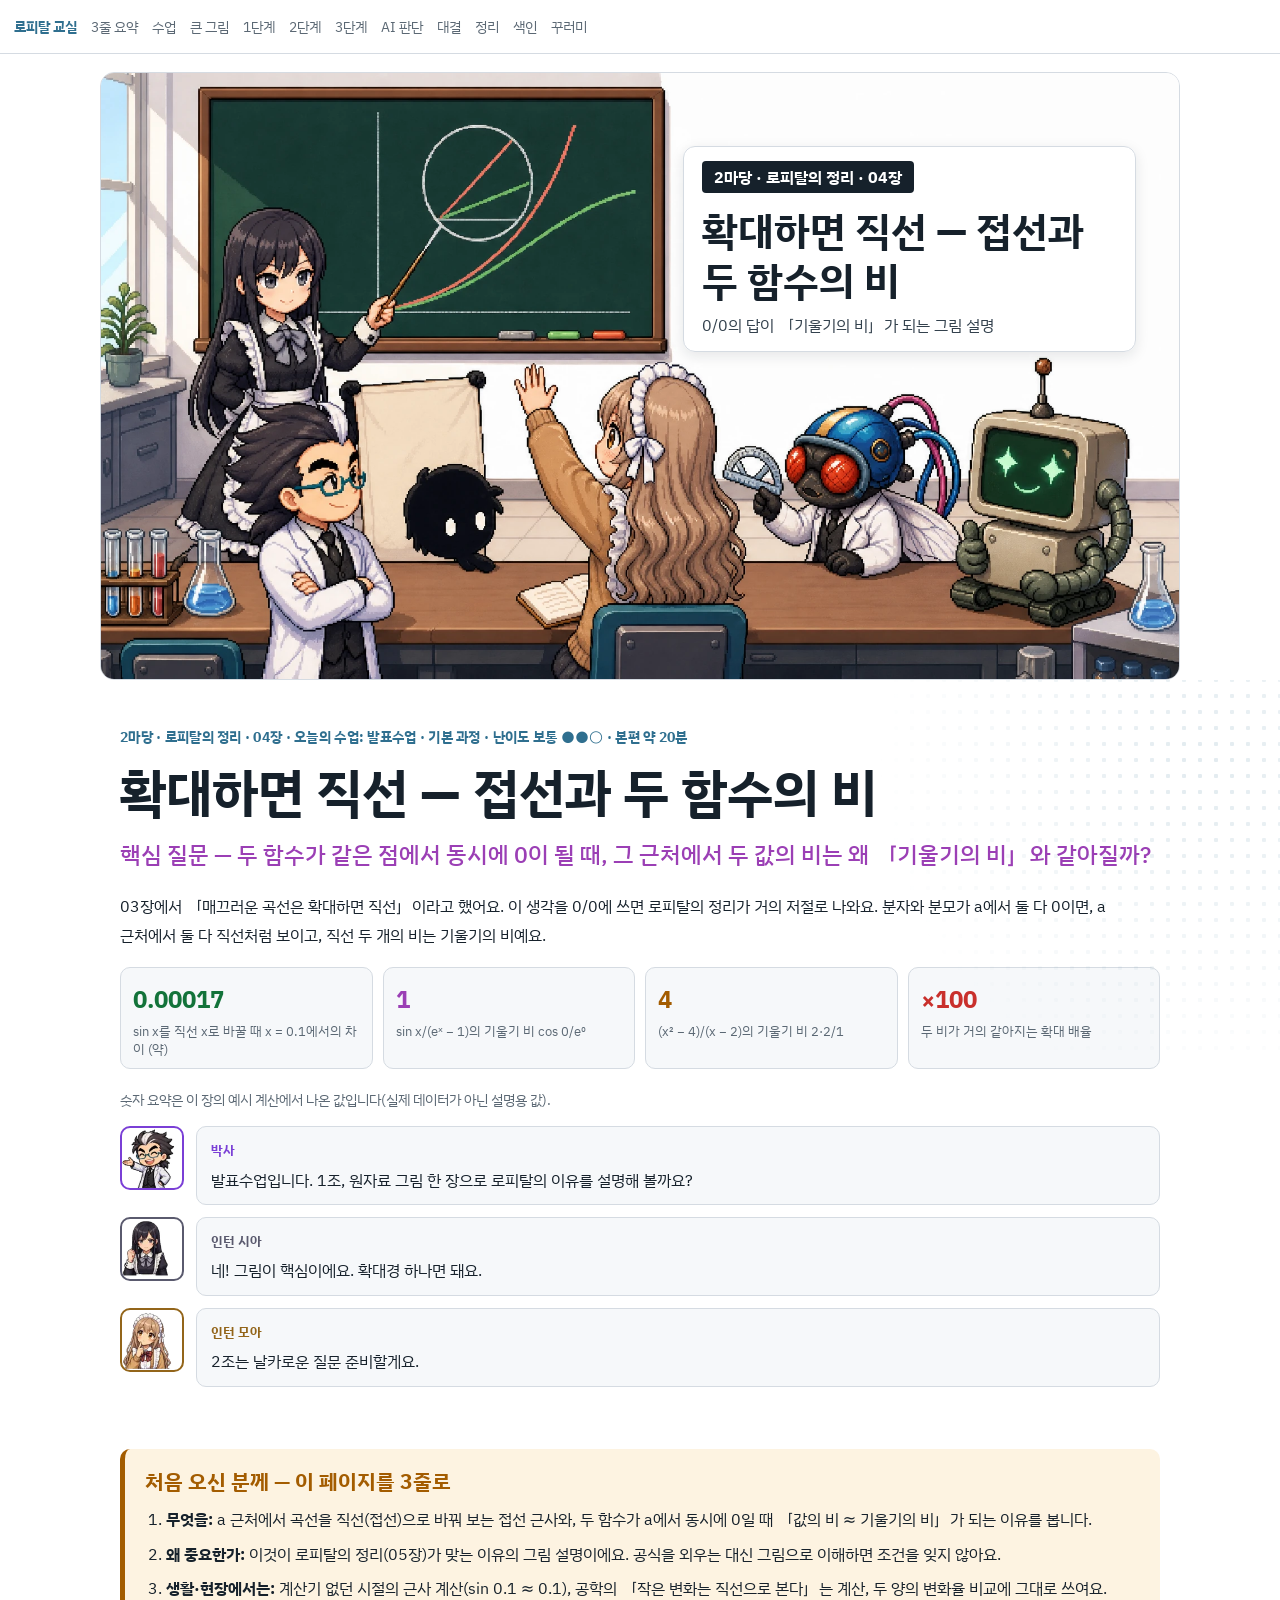
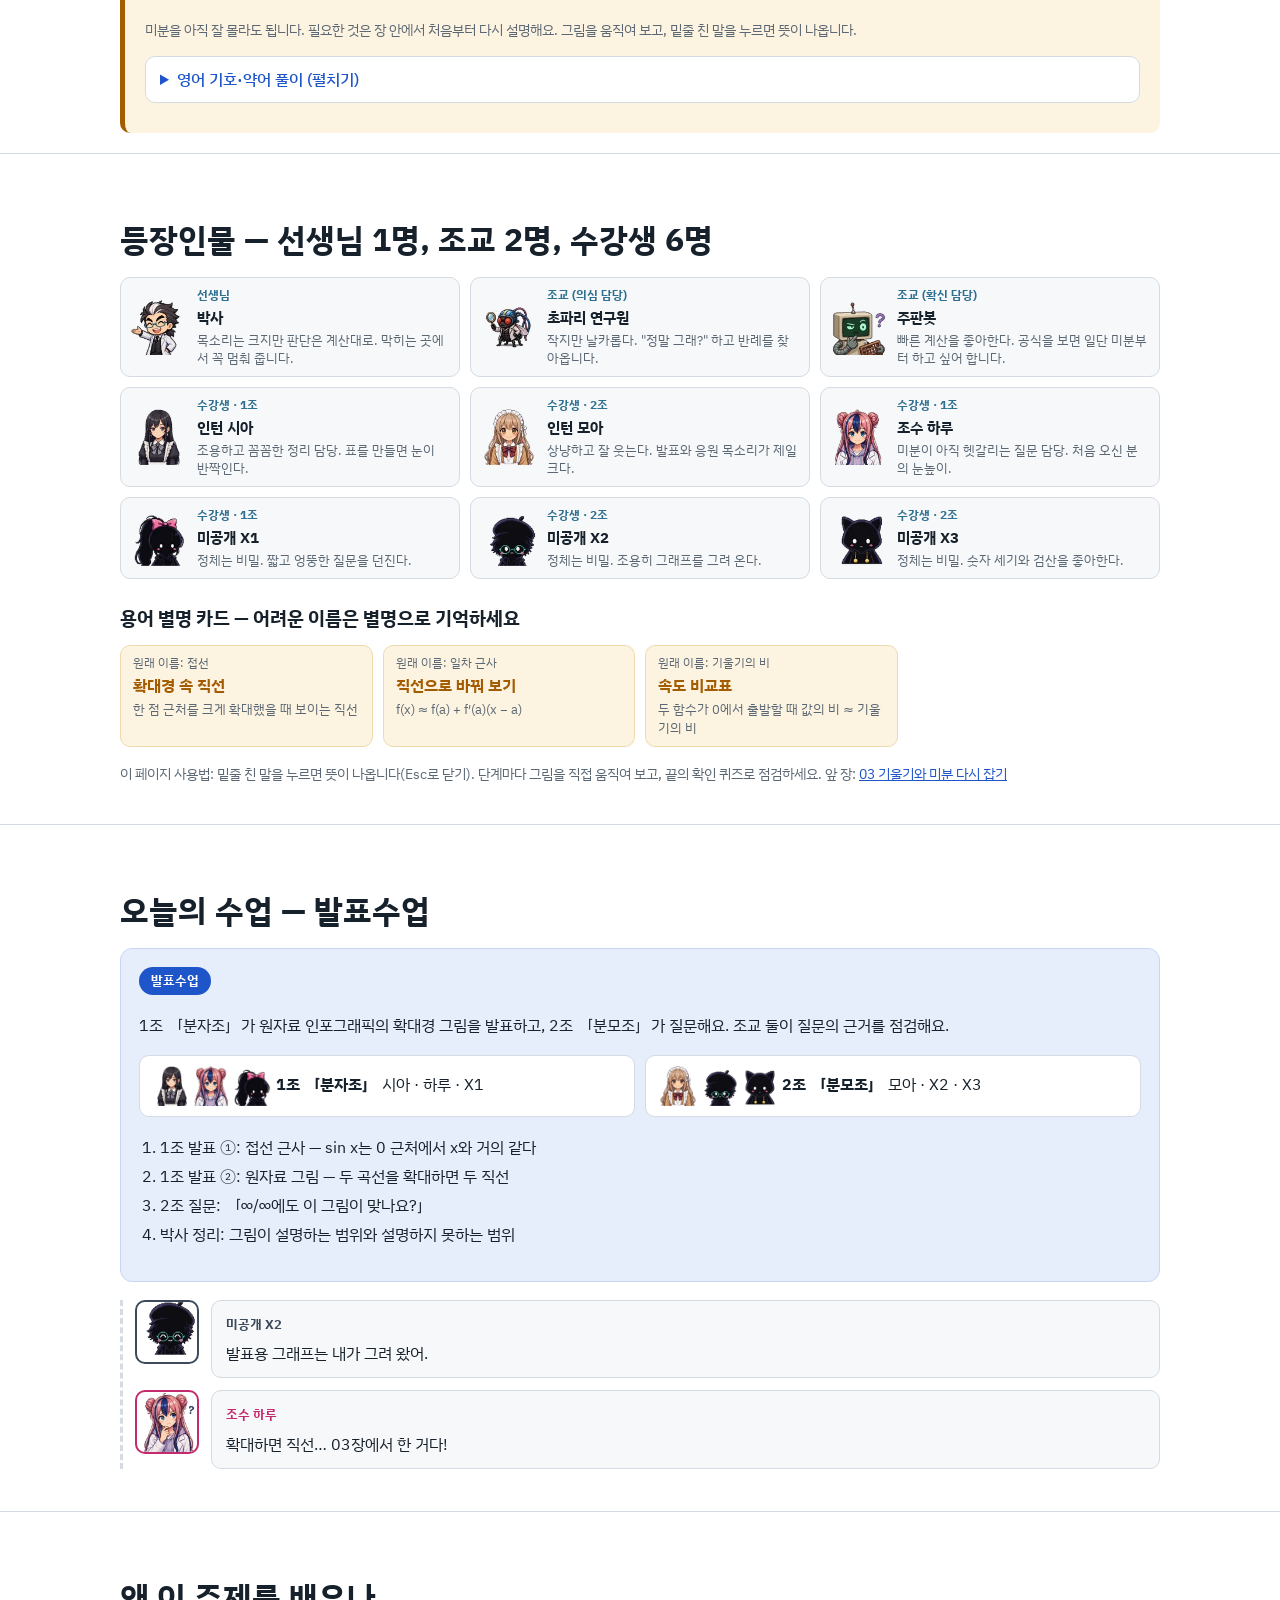
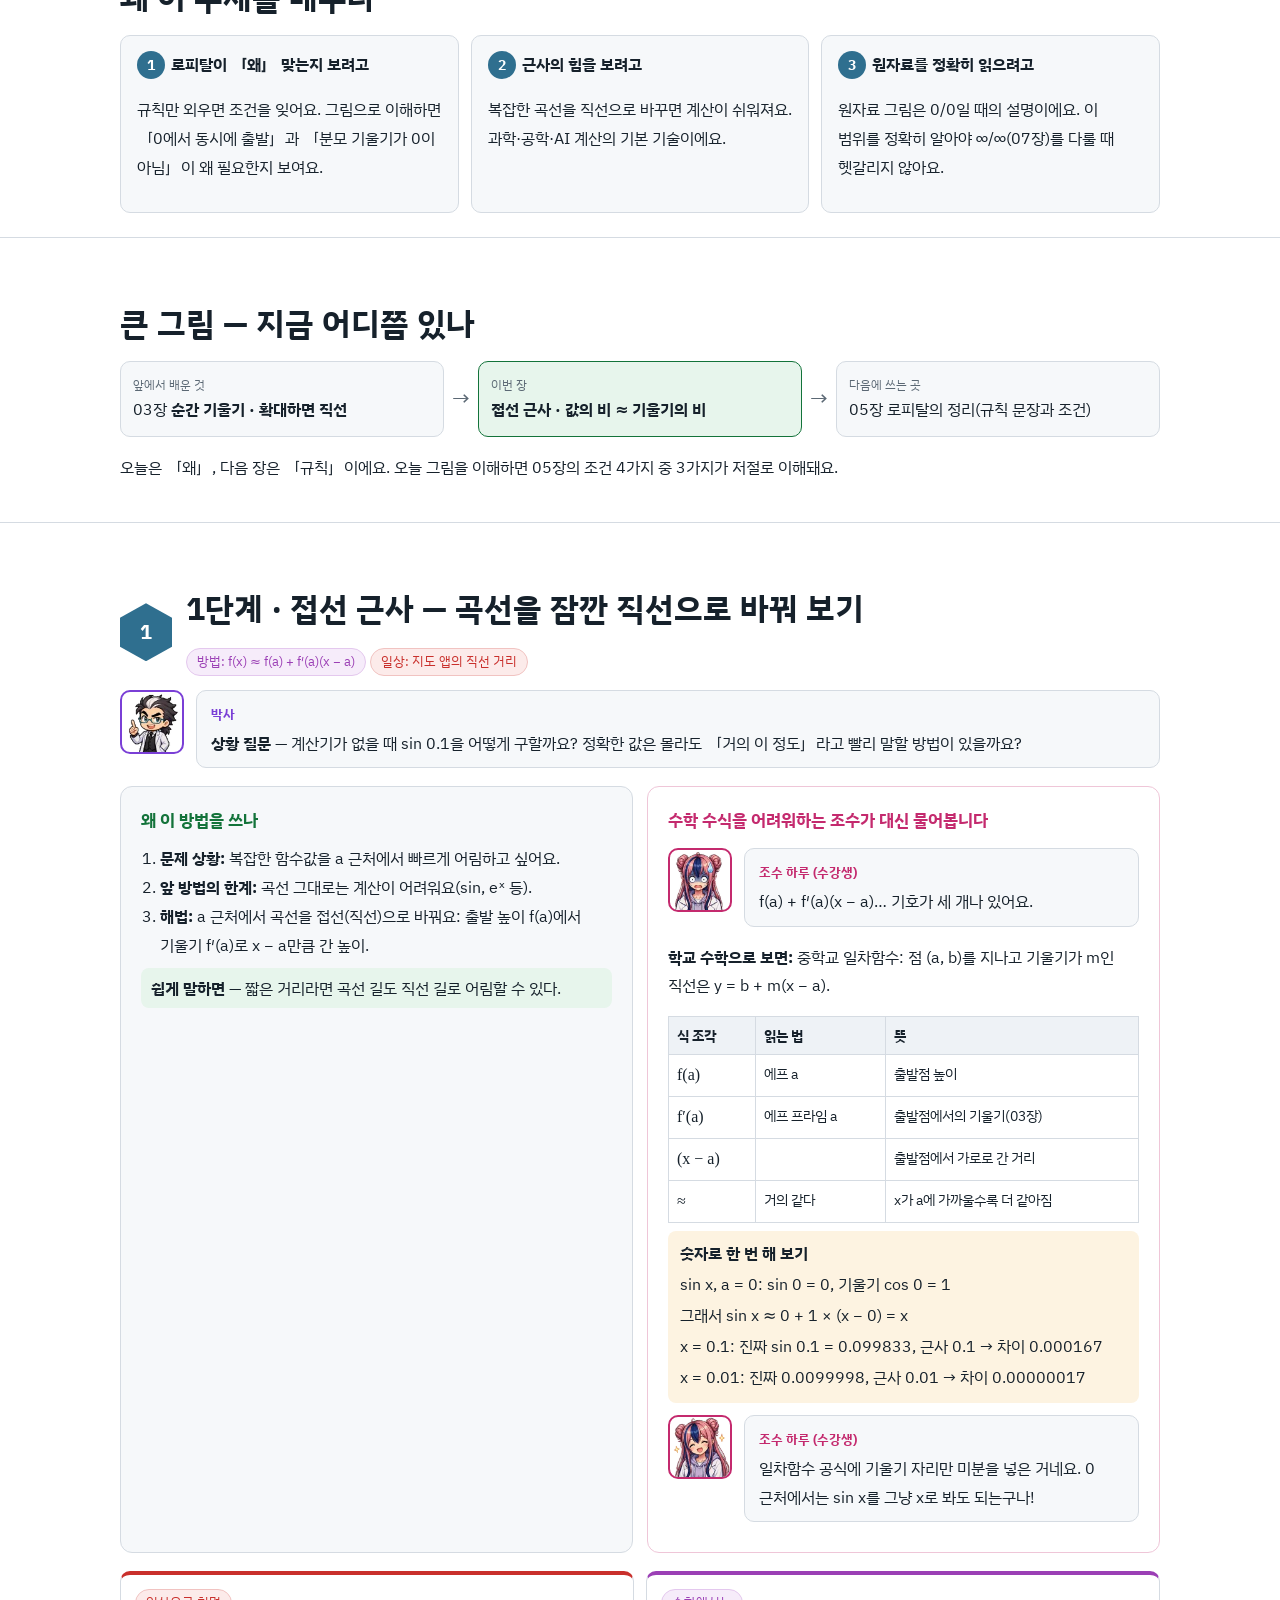
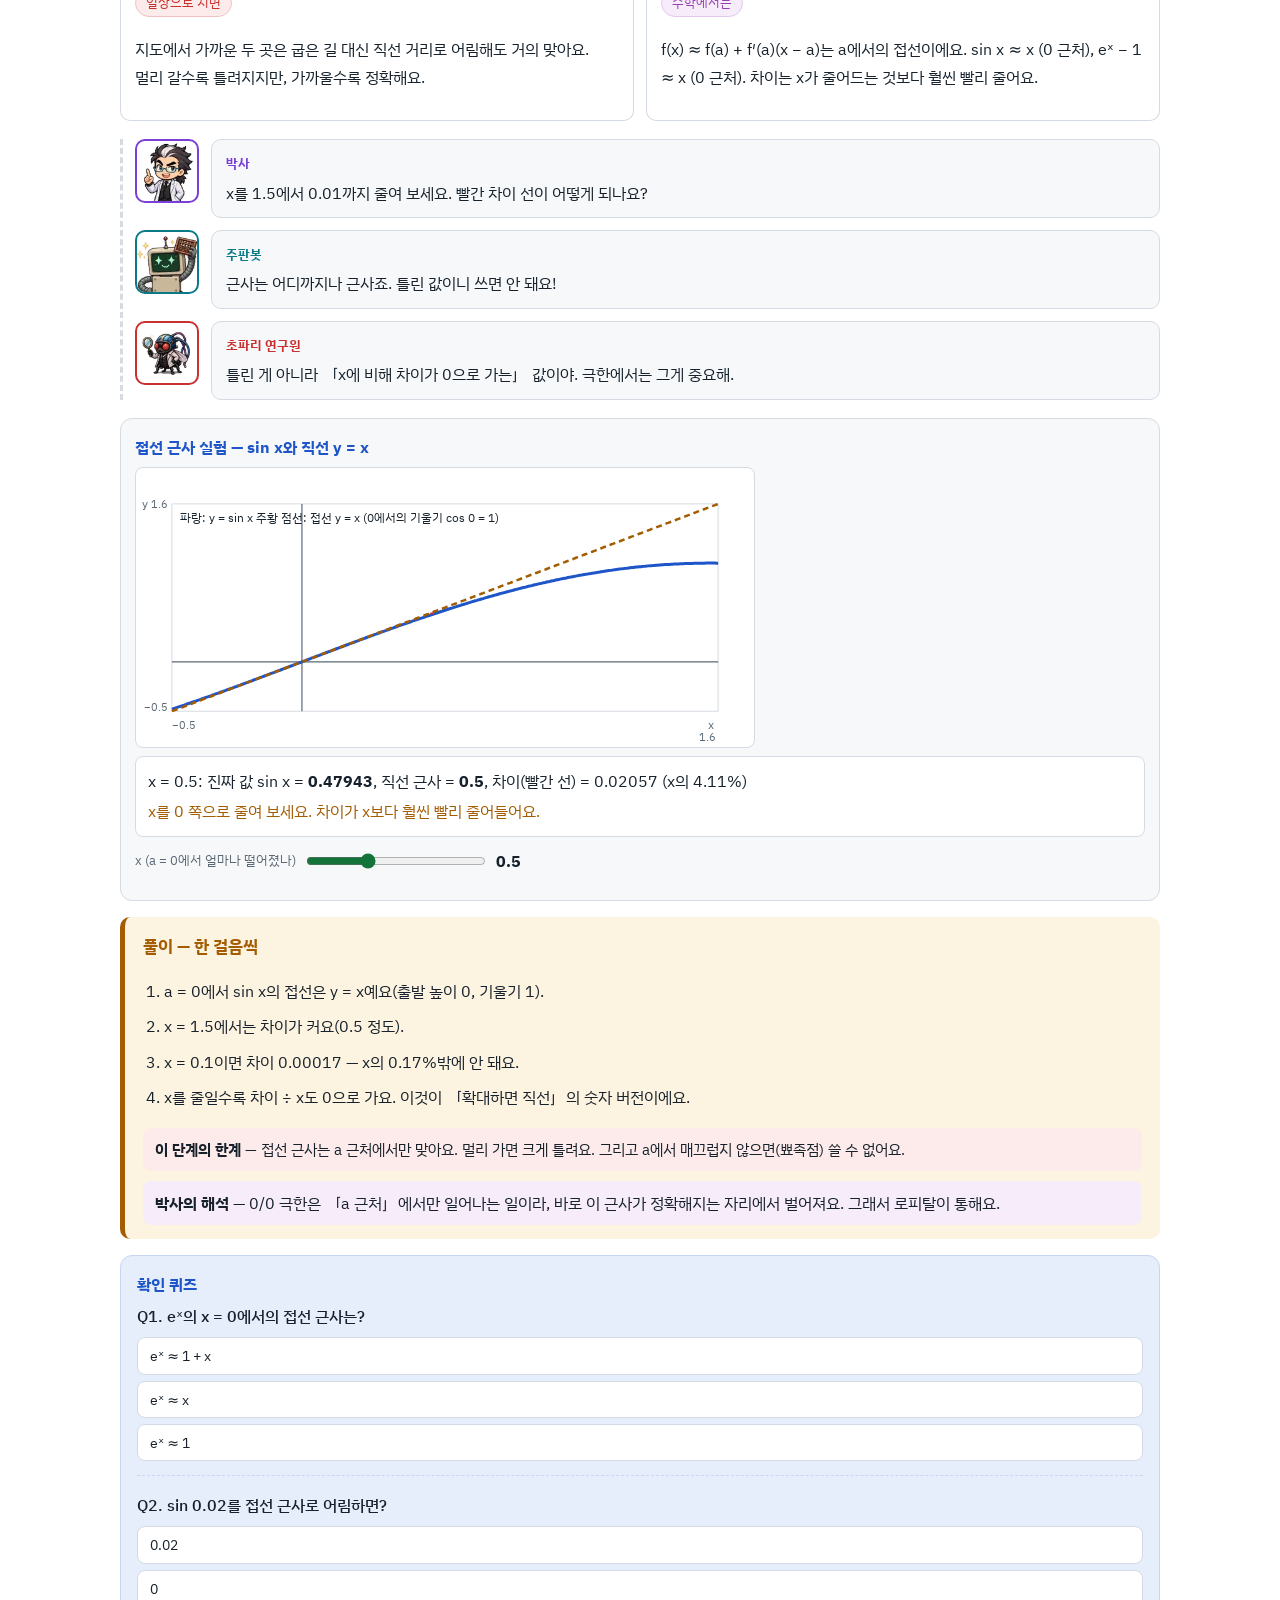
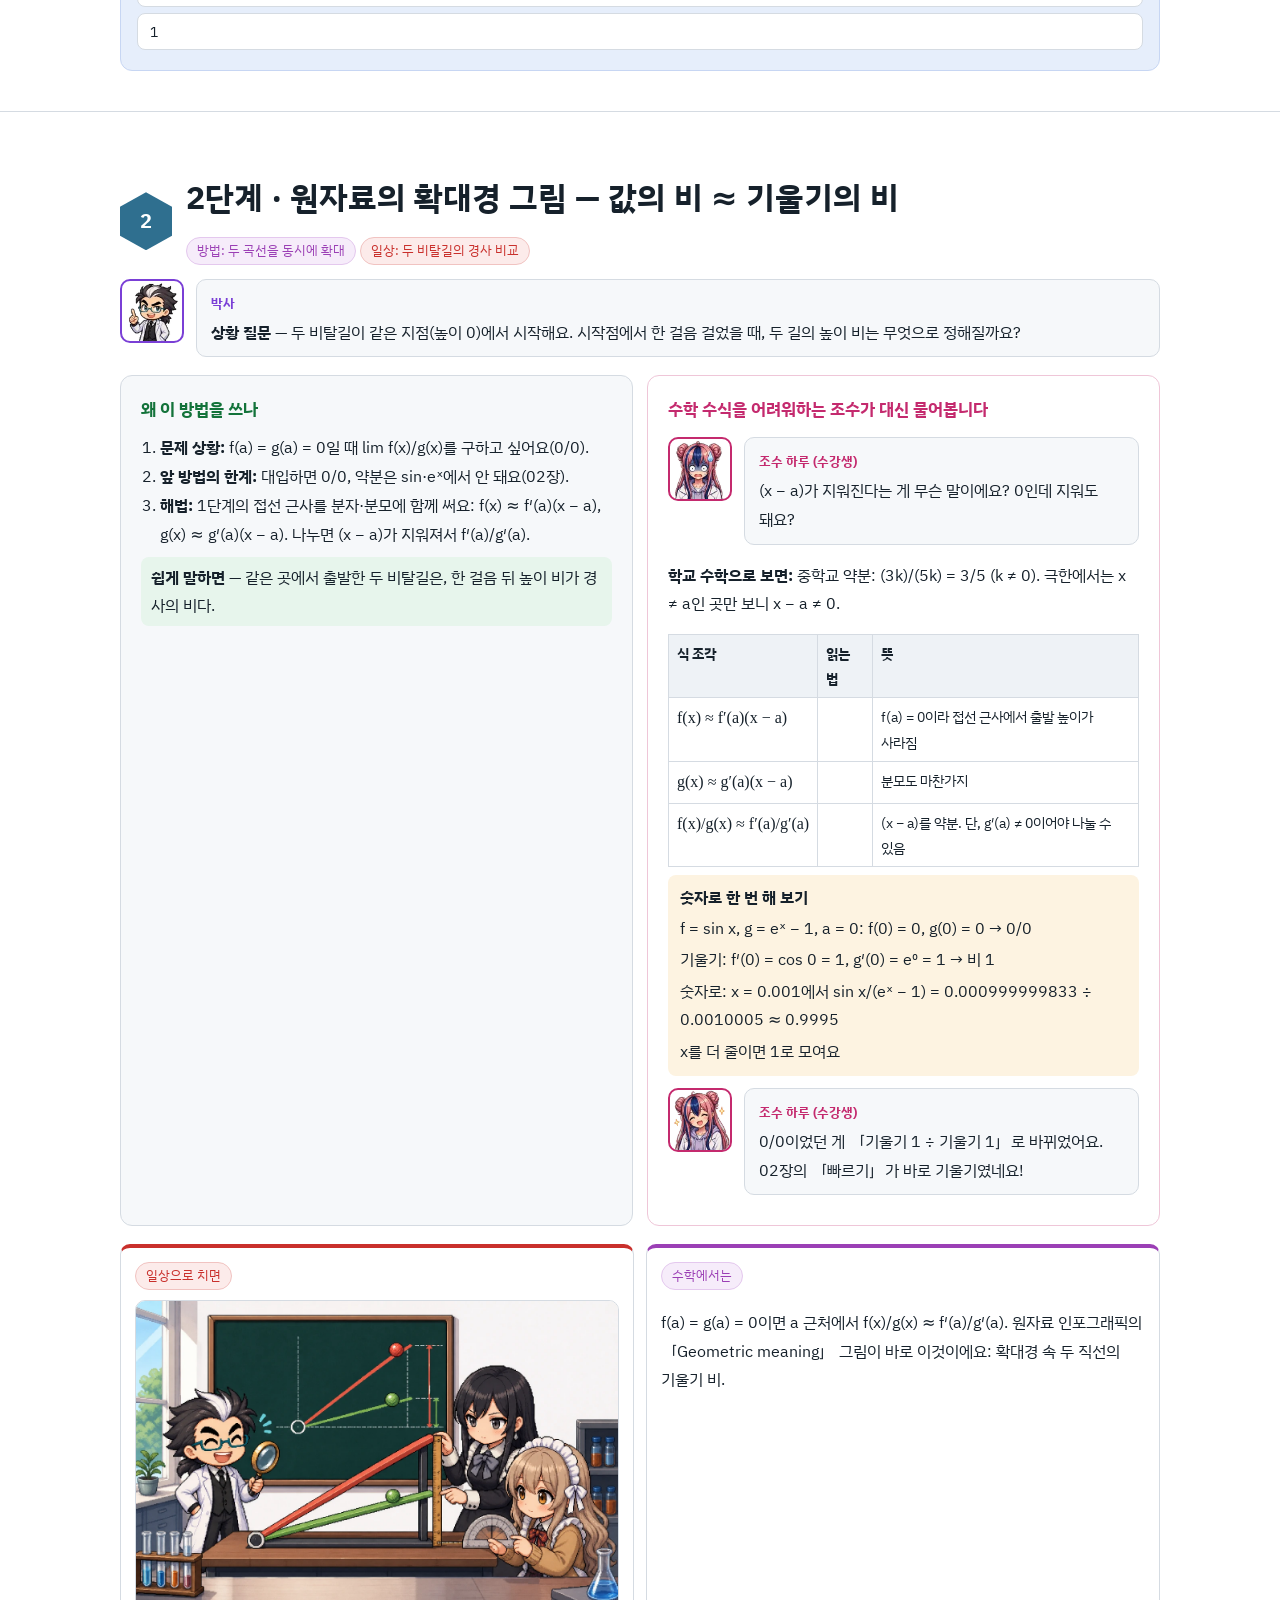
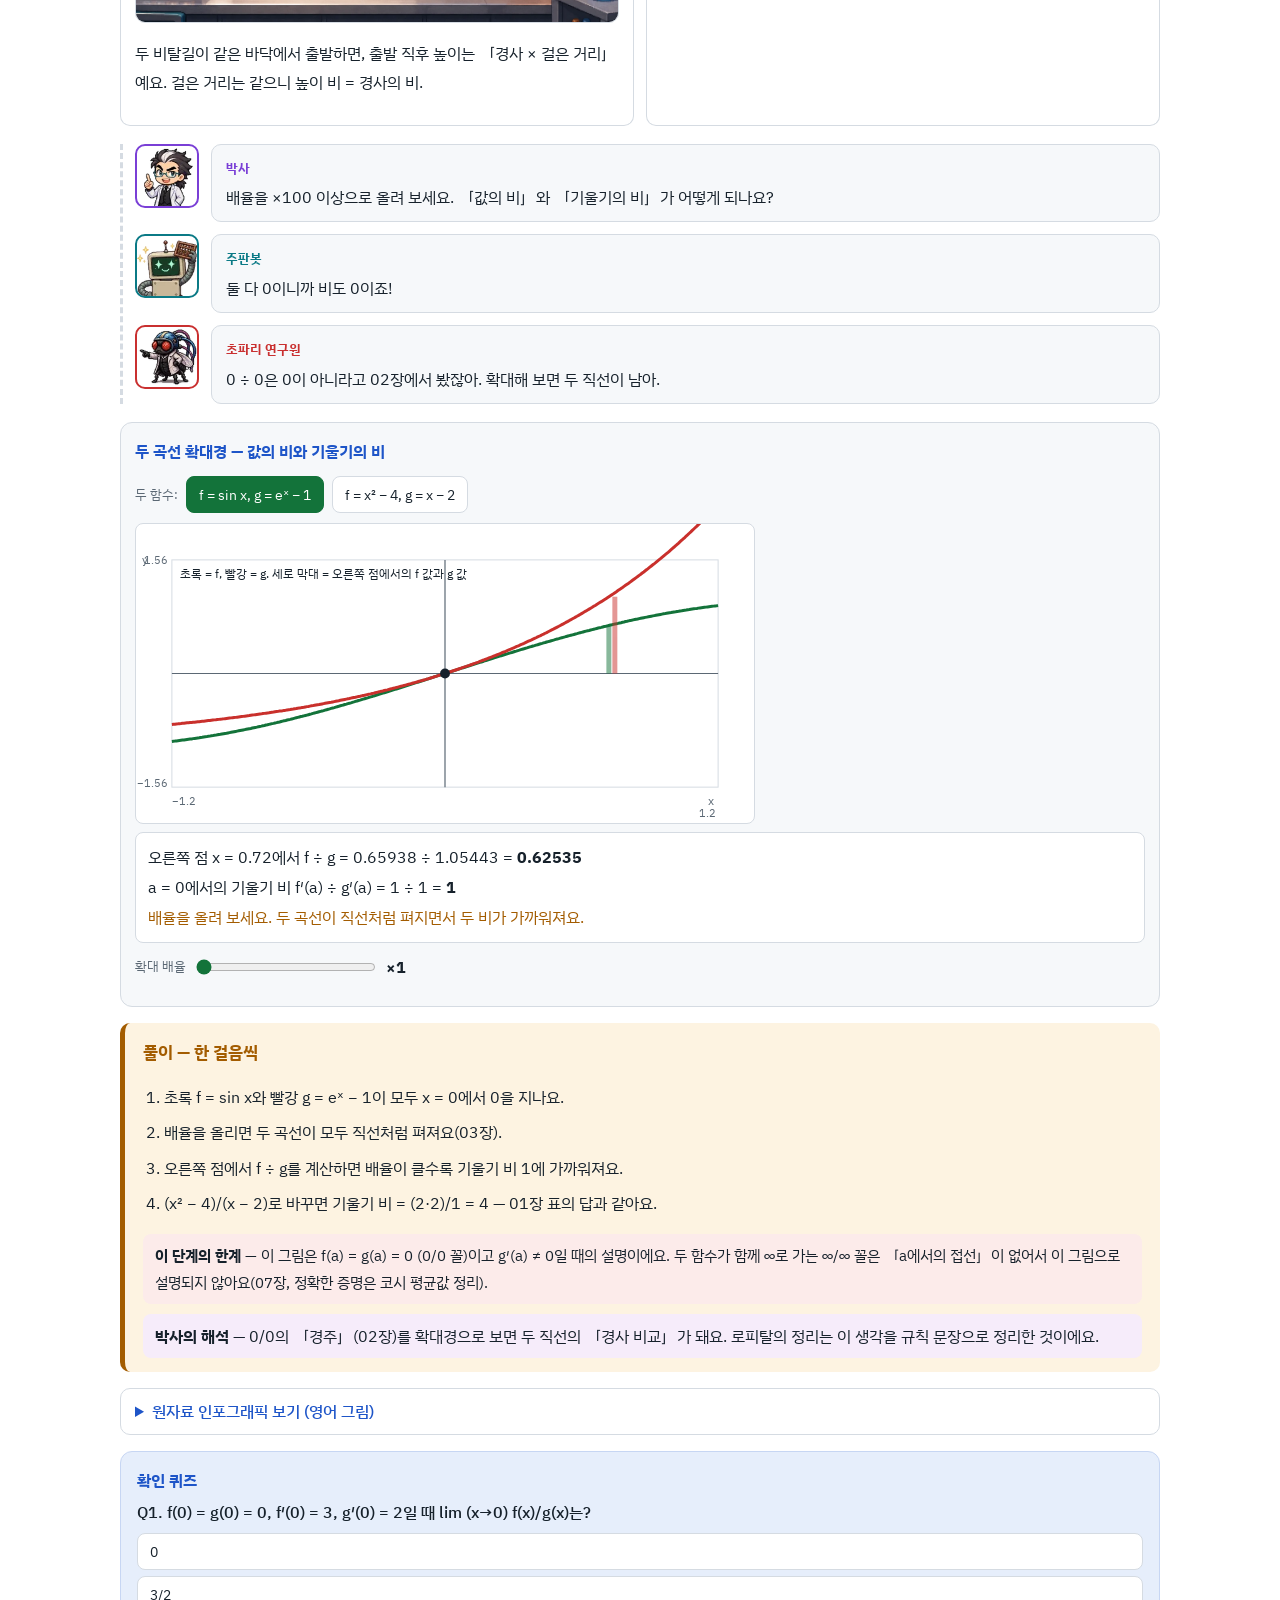
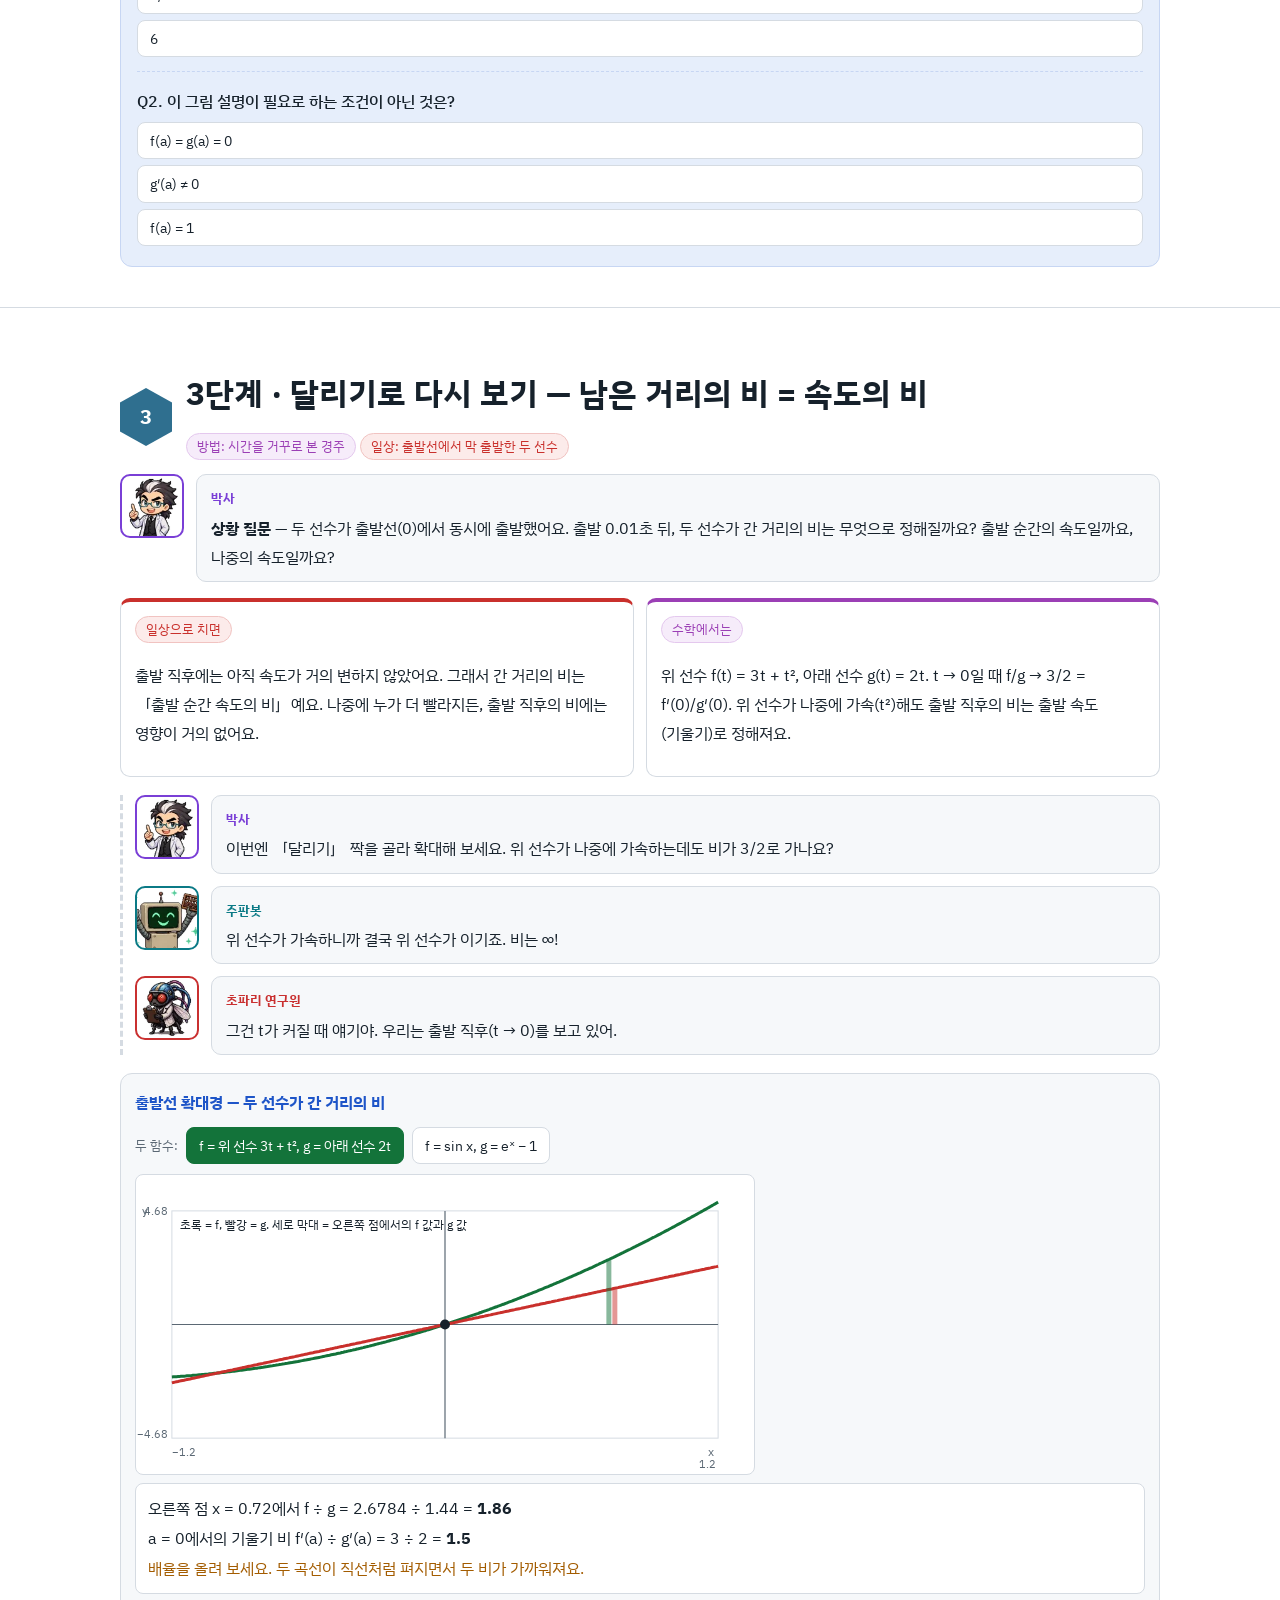
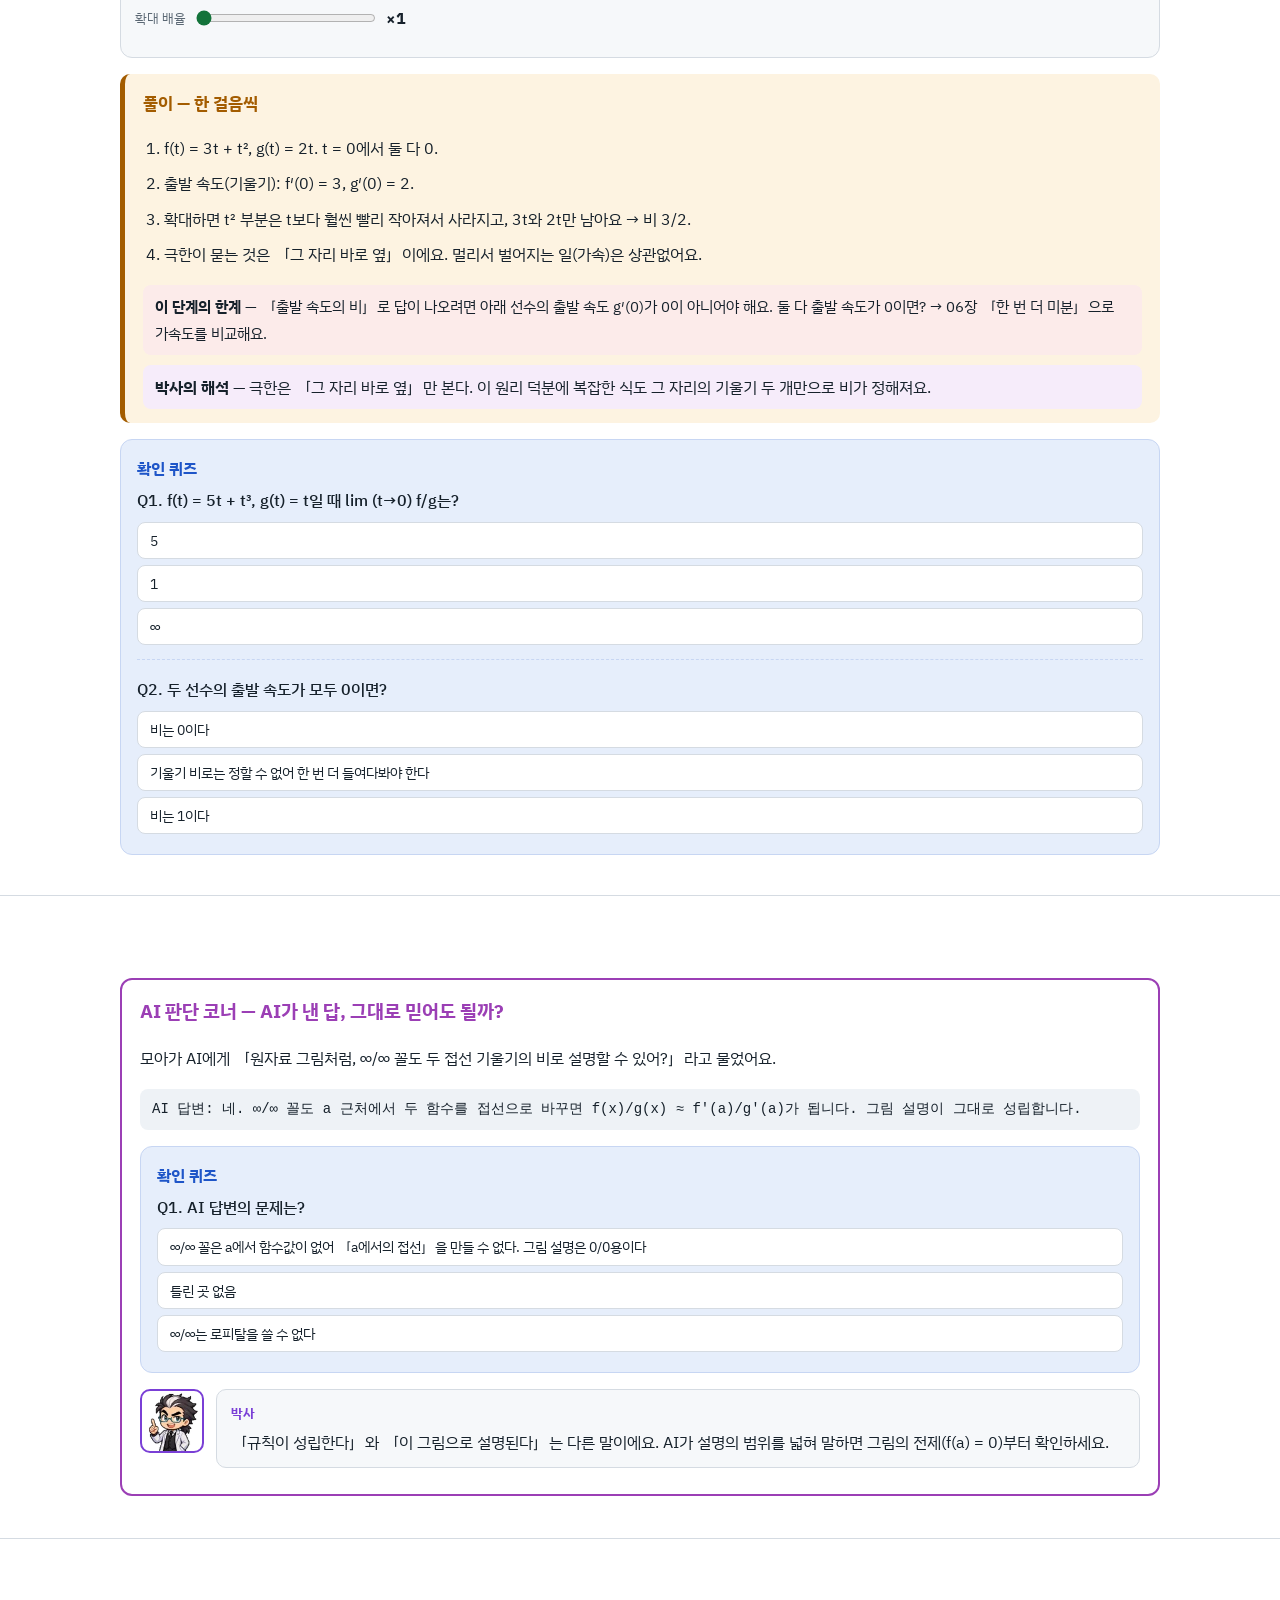
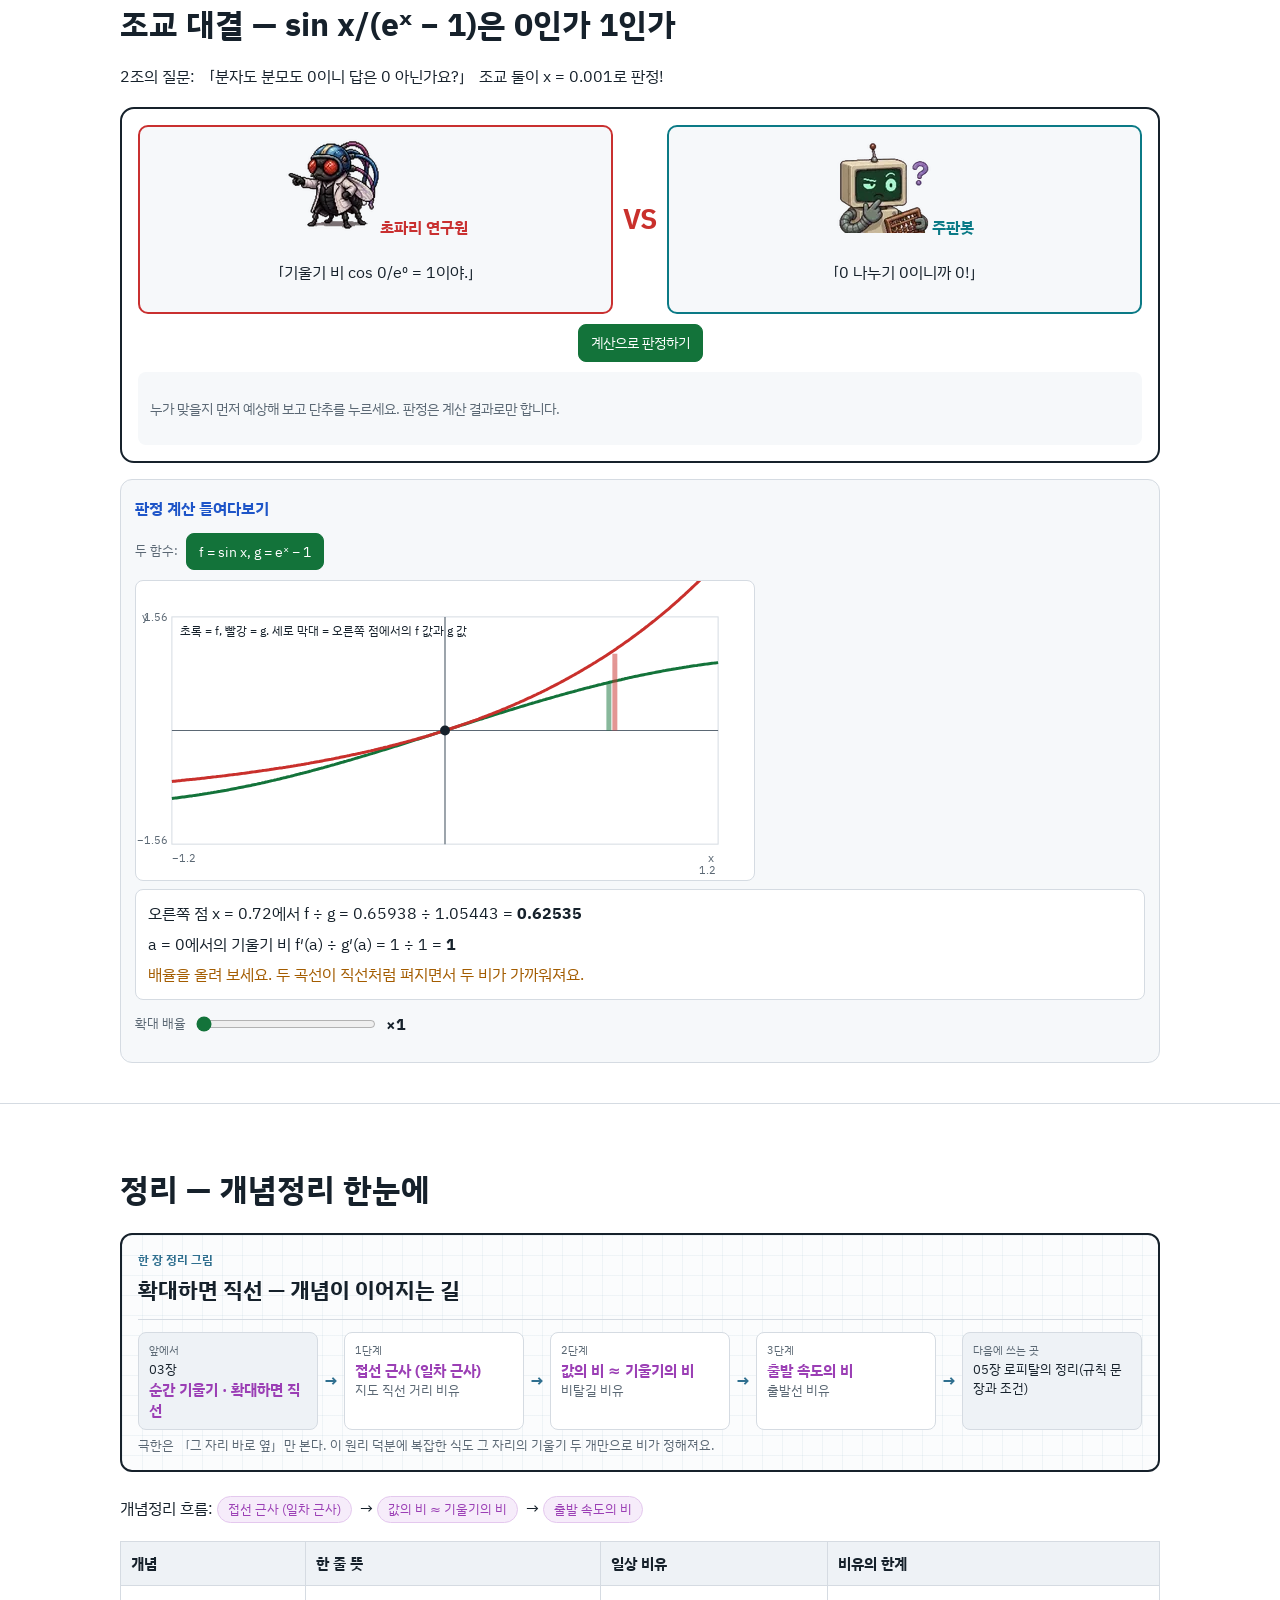
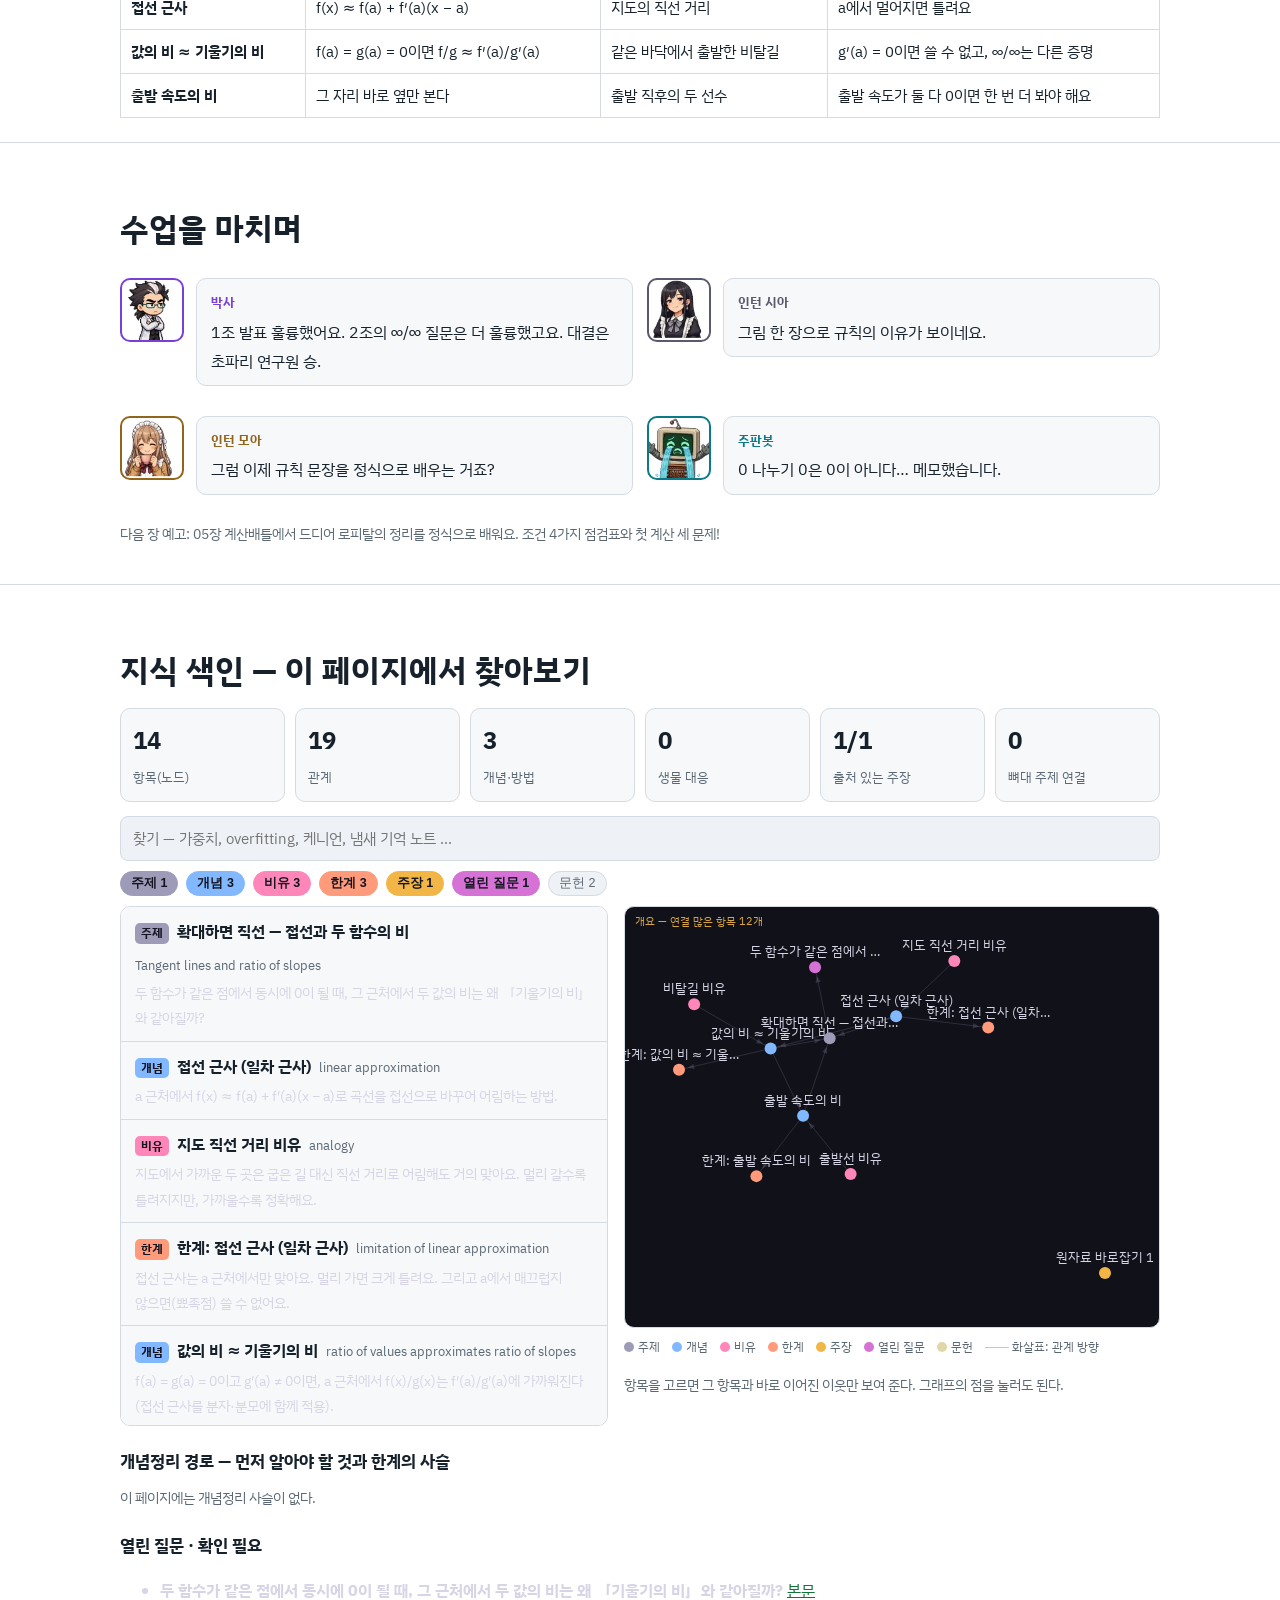
<file: 04_tangent_ratio.html>
<!DOCTYPE html><html lang="ko"><head>
<meta charset="utf-8">
<meta name="viewport" content="width=device-width, initial-scale=1, viewport-fit=cover">
<title>04 확대하면 직선 — 접선과 두 함수의 비 — 로피탈 교실 — 0/0의 정체를 밝히는 수업</title>
<meta name="description" content="두 함수가 같은 점에서 동시에 0이 될 때, 그 근처에서 두 값의 비는 왜 「기울기의 비」와 같아질까?">
<meta property="og:title" content="04 확대하면 직선 — 접선과 두 함수의 비 — 로피탈 교실 — 0/0의 정체를 밝히는 수업">
<meta property="og:description" content="두 함수가 같은 점에서 동시에 0이 될 때, 그 근처에서 두 값의 비는 왜 「기울기의 비」와 같아질까?">
<meta property="og:type" content="article">
<meta property="og:image" content="img/og/og_04.webp">
<link rel="preconnect" href="https://fonts.googleapis.com"><link rel="preconnect" href="https://fonts.gstatic.com" crossorigin>
<link href="https://fonts.googleapis.com/css2?family=IBM+Plex+Sans+KR:wght@400;500;700&display=swap" rel="stylesheet">
<link rel="stylesheet" href="assets/lab.css">
<!-- px-fix v1 --><style id="px-fix">img{image-rendering:auto!important}</style><script id="px-fix-js">(function(){var R=window.ResizeObserver;function f(i){var n=i.naturalWidth,w=i.getBoundingClientRect().width;if(!n||!w)return;var s=w*(window.devicePixelRatio||1)/n;i.style.setProperty("image-rendering",s>=1.95?"pixelated":"auto","important")}var ro=R?new R(function(es){es.forEach(function(e){f(e.target)})}):null;function a(i){if(i.__px)return;i.__px=1;i.addEventListener("load",function(){f(i)});if(ro)ro.observe(i);f(i)}function all(r){(r||document).querySelectorAll&&(r||document).querySelectorAll("img").forEach(a)}function go(){all();if(window.MutationObserver)new MutationObserver(function(ms){ms.forEach(function(m){m.addedNodes.forEach(function(n){if(n.nodeType!==1)return;if(n.tagName==="IMG")a(n);else all(n)})})}).observe(document.documentElement,{childList:true,subtree:true});window.addEventListener("resize",function(){document.querySelectorAll("img").forEach(f)})}if(document.readyState==="loading")document.addEventListener("DOMContentLoaded",go);else go()})();</script><!-- /px-fix -->
</head><body>
<nav class="top" aria-label="이 페이지 목차"><a class="logo" href="index.html">로피탈 교실</a><a href="#three">3줄 요약</a><a href="#class">수업</a><a href="#map">큰 그림</a><a href="#lv1">1단계</a><a href="#lv2">2단계</a><a href="#lv3">3단계</a><a href="#ai">AI 판단</a><a href="#duel">대결</a><a href="#sum">정리</a><a href="#kg">색인</a><a href="#export">꾸러미</a></nav><div id="prog"></div>
<div class="cover has-img" id="top"><img class="cimg" src="img/cover/cover_04.webp" width="1920" height="1080" alt="확대하면 직선 — 접선과 두 함수의 비 표지 — 박사, 초파리 연구원, 주판봇, 인턴 시아"><div class="ctext"><span class="no">2마당 · 로피탈의 정리 · 04장</span><h1>확대하면 직선 — 접선과 두 함수의 비</h1><p>0/0의 답이 「기울기의 비」가 되는 그림 설명</p></div></div>
<header class="hero"><div class="wrap">
<div class="kicker">2마당 · 로피탈의 정리 · 04장 · 오늘의 수업: 발표수업 · 기본 과정 · 난이도 보통 ●●○ · 본편 약 20분</div>
<h1>확대하면 직선 — 접선과 두 함수의 비</h1>
<p class="q">핵심 질문 — 두 함수가 같은 점에서 동시에 0이 될 때, 그 근처에서 두 값의 비는 왜 「기울기의 비」와 같아질까?</p>
<p>03장에서 「매끄러운 곡선은 확대하면 직선」이라고 했어요. 이 생각을 0/0에 쓰면 로피탈의 정리가 거의 저절로 나와요. 분자와 분모가 a에서 둘 다 0이면, a 근처에서 둘 다 직선처럼 보이고, 직선 두 개의 비는 기울기의 비예요.</p>
<div class="kpis"><div class="kpi g"><b>0.00017</b><span>sin x를 직선 x로 바꿀 때 x = 0.1에서의 차이 (약)</span></div><div class="kpi m"><b>1</b><span>sin x/(eˣ − 1)의 기울기 비 cos 0/e⁰</span></div><div class="kpi a"><b>4</b><span>(x² − 4)/(x − 2)의 기울기 비 2·2/1</span></div><div class="kpi r"><b>×100</b><span>두 비가 거의 같아지는 확대 배율</span></div></div>
<p class="note">숫자 요약은 이 장의 예시 계산에서 나온 값입니다(실제 데이터가 아닌 설명용 값).</p>
<div class="say" data-who="doc"><img class="who" data-who="doc" data-mood="front" alt="" aria-hidden="true"><div><b class="name">박사</b><p>발표수업입니다. 1조, 원자료 그림 한 장으로 로피탈의 이유를 설명해 볼까요?</p></div></div><div class="say" data-who="sia"><img class="who" data-who="sia" data-mood="cheer" alt="" aria-hidden="true"><div><b class="name">인턴 시아</b><p>네! 그림이 핵심이에요. 확대경 하나면 돼요.</p></div></div><div class="say" data-who="moa"><img class="who" data-who="moa" data-mood="think" alt="" aria-hidden="true"><div><b class="name">인턴 모아</b><p>2조는 날카로운 질문 준비할게요.</p></div></div>
</div></header>
<div class="wrap"><div class="three" id="three"><h2>처음 오신 분께 — 이 페이지를 3줄로</h2><ol>
<li><b>무엇을:</b> a 근처에서 곡선을 직선(접선)으로 바꿔 보는 접선 근사와, 두 함수가 a에서 동시에 0일 때 「값의 비 ≈ 기울기의 비」가 되는 이유를 봅니다.</li><li><b>왜 중요한가:</b> 이것이 로피탈의 정리(05장)가 맞는 이유의 그림 설명이에요. 공식을 외우는 대신 그림으로 이해하면 조건을 잊지 않아요.</li><li><b>생활·현장에서는:</b> 계산기 없던 시절의 근사 계산(sin 0.1 ≈ 0.1), 공학의 「작은 변화는 직선으로 본다」는 계산, 두 양의 변화율 비교에 그대로 쓰여요.</li></ol>
<p class="note">미분을 아직 잘 몰라도 됩니다. 필요한 것은 장 안에서 처음부터 다시 설명해요. 그림을 움직여 보고, 밑줄 친 말을 누르면 뜻이 나옵니다.</p>
<details><summary>영어 기호·약어 풀이 (펼치기)</summary><ul><li><b>f(x) ≈ f(a) + f′(a)(x − a)</b> — 접선 근사(일차 근사). ≈는 「거의 같다」</li><li><b>f′(a)/g′(a)</b> — 분자의 기울기 ÷ 분모의 기울기</li></ul></details>
</div></div>
<section class="level" id="cast"><div class="wrap"><h2>등장인물 — 선생님 1명, 조교 2명, 수강생 6명</h2>
<div class="cast"><div><img class="" data-who="doc" data-mood="front" alt="" aria-hidden="true"><div><span class="role">선생님</span><b>박사</b><span>목소리는 크지만 판단은 계산대로. 막히는 곳에서 꼭 멈춰 줍니다.</span></div></div><div><img class="" data-who="fly" data-mood="magnify" alt="" aria-hidden="true"><div><span class="role">조교 (의심 담당)</span><b>초파리 연구원</b><span>작지만 날카롭다. &quot;정말 그래?&quot; 하고 반례를 찾아옵니다.</span></div></div><div><img class="" data-who="robo" data-mood="calc" alt="" aria-hidden="true"><div><span class="role">조교 (확신 담당)</span><b>주판봇</b><span>빠른 계산을 좋아한다. 공식을 보면 일단 미분부터 하고 싶어 합니다.</span></div></div><div><img class="" data-who="sia" data-mood="e13" alt="" aria-hidden="true"><div><span class="role">수강생 · 1조</span><b>인턴 시아</b><span>조용하고 꼼꼼한 정리 담당. 표를 만들면 눈이 반짝인다.</span></div></div><div><img class="" data-who="moa" data-mood="e13" alt="" aria-hidden="true"><div><span class="role">수강생 · 2조</span><b>인턴 모아</b><span>상냥하고 잘 웃는다. 발표와 응원 목소리가 제일 크다.</span></div></div><div><img class="" data-who="asst" data-mood="e13" alt="" aria-hidden="true"><div><span class="role">수강생 · 1조</span><b>조수 하루</b><span>미분이 아직 헷갈리는 질문 담당. 처음 오신 분의 눈높이.</span></div></div><div><img class="" data-who="x1" data-mood="e13" alt="" aria-hidden="true"><div><span class="role">수강생 · 1조</span><b>미공개 X1</b><span>정체는 비밀. 짧고 엉뚱한 질문을 던진다.</span></div></div><div><img class="" data-who="x2" data-mood="e13" alt="" aria-hidden="true"><div><span class="role">수강생 · 2조</span><b>미공개 X2</b><span>정체는 비밀. 조용히 그래프를 그려 온다.</span></div></div><div><img class="" data-who="x3" data-mood="e13" alt="" aria-hidden="true"><div><span class="role">수강생 · 2조</span><b>미공개 X3</b><span>정체는 비밀. 숫자 세기와 검산을 좋아한다.</span></div></div></div>
<h3>용어 별명 카드 — 어려운 이름은 별명으로 기억하세요</h3><div class="nick"><div><span class="role">원래 이름: 접선</span><b>확대경 속 직선</b><span>한 점 근처를 크게 확대했을 때 보이는 직선</span></div><div><span class="role">원래 이름: 일차 근사</span><b>직선으로 바꿔 보기</b><span>f(x) ≈ f(a) + f′(a)(x − a)</span></div><div><span class="role">원래 이름: 기울기의 비</span><b>속도 비교표</b><span>두 함수가 0에서 출발할 때 값의 비 ≈ 기울기의 비</span></div></div>
<p class="note">이 페이지 사용법: 밑줄 친 말을 누르면 뜻이 나옵니다(Esc로 닫기). 단계마다 그림을 직접 움직여 보고, 끝의 확인 퀴즈로 점검하세요. 앞 장: <a href="03_slope_derivative.html">03 기울기와 미분 다시 잡기</a></p>
</div></section>
<section class="level" id="class"><div class="wrap"><h2>오늘의 수업 — 발표수업</h2>
<div class="klass"><span class="fmt">발표수업</span><p>1조 「분자조」가 원자료 인포그래픽의 확대경 그림을 발표하고, 2조 「분모조」가 질문해요. 조교 둘이 질문의 근거를 점검해요.</p><div class="groups"><div><img class="" data-who="sia" data-mood="e13" alt="" aria-hidden="true"><img class="" data-who="asst" data-mood="e13" alt="" aria-hidden="true"><img class="" data-who="x1" data-mood="e13" alt="" aria-hidden="true"> <b>1조 「분자조」</b> 시아 · 하루 · X1</div><div><img class="" data-who="moa" data-mood="e13" alt="" aria-hidden="true"><img class="" data-who="x2" data-mood="e13" alt="" aria-hidden="true"><img class="" data-who="x3" data-mood="e13" alt="" aria-hidden="true"> <b>2조 「분모조」</b> 모아 · X2 · X3</div></div><ol><li>1조 발표 ①: 접선 근사 — sin x는 0 근처에서 x와 거의 같다</li><li>1조 발표 ②: 원자료 그림 — 두 곡선을 확대하면 두 직선</li><li>2조 질문: 「∞/∞에도 이 그림이 맞나요?」</li><li>박사 정리: 그림이 설명하는 범위와 설명하지 못하는 범위</li></ol></div>
<div class="talk"><div class="say" data-who="x2"><img class="who" data-who="x2" data-mood="e16" alt="" aria-hidden="true"><div><b class="name">미공개 X2</b><p>발표용 그래프는 내가 그려 왔어.</p></div></div><div class="say" data-who="asst"><img class="who" data-who="asst" data-mood="think" alt="" aria-hidden="true"><div><b class="name">조수 하루</b><p>확대하면 직선… 03장에서 한 거다!</p></div></div></div></div></section>
<section class="level" id="why"><div class="wrap"><h2>왜 이 주제를 배우나</h2><div class="steps"><div><b class="n">1</b><b>로피탈이 「왜」 맞는지 보려고</b><p>규칙만 외우면 조건을 잊어요. 그림으로 이해하면 「0에서 동시에 출발」과 「분모 기울기가 0이 아님」이 왜 필요한지 보여요.</p></div><div><b class="n">2</b><b>근사의 힘을 보려고</b><p>복잡한 곡선을 직선으로 바꾸면 계산이 쉬워져요. 과학·공학·AI 계산의 기본 기술이에요.</p></div><div><b class="n">3</b><b>원자료를 정확히 읽으려고</b><p>원자료 그림은 0/0일 때의 설명이에요. 이 범위를 정확히 알아야 ∞/∞(07장)를 다룰 때 헷갈리지 않아요.</p></div></div></div></section>
<section class="level" id="map"><div class="wrap"><h2>큰 그림 — 지금 어디쯤 있나</h2>
<div class="map3"><div><small>앞에서 배운 것</small>03장 <b>순간 기울기 · 확대하면 직선</b></div><i aria-hidden="true">→</i><div class="now"><small>이번 장</small><b>접선 근사 · 값의 비 ≈ 기울기의 비</b></div><i aria-hidden="true">→</i><div><small>다음에 쓰는 곳</small>05장 로피탈의 정리(규칙 문장과 조건)</div></div>
<p>오늘은 「왜」, 다음 장은 「규칙」이에요. 오늘 그림을 이해하면 05장의 조건 4가지 중 3가지가 저절로 이해돼요.</p></div></section>
<section class="level" id="lv1"><div class="wrap"><div class="lvhead"><div class="hex" aria-hidden="true">1</div><div><h2>1단계 · 접선 근사 — 곡선을 잠깐 직선으로 바꿔 보기</h2><span class="tag nn">방법: f(x) ≈ f(a) + f′(a)(x − a)</span><span class="tag fly">일상: 지도 앱의 직선 거리</span></div></div><div class="say" data-who="doc"><img class="who" data-who="doc" data-mood="board" alt="" aria-hidden="true"><div><b class="name">박사</b><p><b>상황 질문</b> — 계산기가 없을 때 sin 0.1을 어떻게 구할까요? 정확한 값은 몰라도 「거의 이 정도」라고 빨리 말할 방법이 있을까요?</p></div></div><div class="twobox"><div class="whybox"><h3>왜 이 방법을 쓰나</h3><ol><li><b>문제 상황:</b> 복잡한 함수값을 a 근처에서 빠르게 어림하고 싶어요.</li><li><b>앞 방법의 한계:</b> 곡선 그대로는 계산이 어려워요(sin, eˣ 등).</li><li><b>해법:</b> a 근처에서 곡선을 접선(직선)으로 바꿔요: 출발 높이 f(a)에서 기울기 f′(a)로 x − a만큼 간 높이.</li></ol><div class="easy"><b>쉽게 말하면</b> — 짧은 거리라면 곡선 길도 직선 길로 어림할 수 있다.</div></div><div class="mathbox"><h3>수학 수식을 어려워하는 조수가 대신 물어봅니다</h3><div class="say" data-who="asst"><img class="who" data-who="asst" data-mood="shock" alt="" aria-hidden="true"><div><b class="name">조수 하루 (수강생)</b><p>f(a) + f′(a)(x − a)… 기호가 세 개나 있어요.</p></div></div><p><b>학교 수학으로 보면:</b> 중학교 일차함수: 점 (a, b)를 지나고 기울기가 m인 직선은 y = b + m(x − a).</p><table class="sym"><thead><tr><th>식 조각</th><th>읽는 법</th><th>뜻</th></tr></thead><tbody><tr><td>f(a)</td><td>에프 a</td><td>출발점 높이</td></tr><tr><td>f′(a)</td><td>에프 프라임 a</td><td>출발점에서의 기울기(03장)</td></tr><tr><td>(x − a)</td><td></td><td>출발점에서 가로로 간 거리</td></tr><tr><td>≈</td><td>거의 같다</td><td>x가 a에 가까울수록 더 같아짐</td></tr></tbody></table><div class="tryit"><b>숫자로 한 번 해 보기</b><p>sin x, a = 0: sin 0 = 0, 기울기 cos 0 = 1</p><p>그래서 sin x ≈ 0 + 1 × (x − 0) = x</p><p>x = 0.1: 진짜 sin 0.1 = 0.099833, 근사 0.1 → 차이 0.000167</p><p>x = 0.01: 진짜 0.0099998, 근사 0.01 → 차이 0.00000017</p></div><div class="say" data-who="asst"><img class="who" data-who="asst" data-mood="spark" alt="" aria-hidden="true"><div><b class="name">조수 하루 (수강생)</b><p>일차함수 공식에 기울기 자리만 미분을 넣은 거네요. 0 근처에서는 sin x를 그냥 x로 봐도 되는구나!</p></div></div></div></div><div class="pair"><div><span class="tag fly">일상으로 치면</span><p>지도에서 가까운 두 곳은 굽은 길 대신 직선 거리로 어림해도 거의 맞아요. 멀리 갈수록 틀려지지만, 가까울수록 정확해요.</p></div><div><span class="tag nn">수학에서는</span><p>f(x) ≈ f(a) + f′(a)(x − a)는 a에서의 접선이에요. sin x ≈ x (0 근처), eˣ − 1 ≈ x (0 근처). 차이는 x가 줄어드는 것보다 훨씬 빨리 줄어요.</p></div></div><div class="talk"><div class="say" data-who="doc"><img class="who" data-who="doc" data-mood="board" alt="" aria-hidden="true"><div><b class="name">박사</b><p>x를 1.5에서 0.01까지 줄여 보세요. 빨간 차이 선이 어떻게 되나요?</p></div></div><div class="say" data-who="robo"><img class="who" data-who="robo" data-mood="coin" alt="" aria-hidden="true"><div><b class="name">주판봇</b><p>근사는 어디까지나 근사죠. 틀린 값이니 쓰면 안 돼요!</p></div></div><div class="say" data-who="fly"><img class="who" data-who="fly" data-mood="magnify" alt="" aria-hidden="true"><div><b class="name">초파리 연구원</b><p>틀린 게 아니라 「x에 비해 차이가 0으로 가는」 값이야. 극한에서는 그게 중요해.</p></div></div></div><div class="panel"><div class="ptitle">접선 근사 실험 — sin x와 직선 y = x</div><div data-w="tangent" data-o="{}"></div></div><div class="explain"><h3>풀이 — 한 걸음씩</h3><ol><li>a = 0에서 sin x의 접선은 y = x예요(출발 높이 0, 기울기 1).</li><li>x = 1.5에서는 차이가 커요(0.5 정도).</li><li>x = 0.1이면 차이 0.00017 — x의 0.17%밖에 안 돼요.</li><li>x를 줄일수록 차이 ÷ x도 0으로 가요. 이것이 「확대하면 직선」의 숫자 버전이에요.</li></ol><div class="lim"><b>이 단계의 한계</b> — 접선 근사는 a 근처에서만 맞아요. 멀리 가면 크게 틀려요. 그리고 a에서 매끄럽지 않으면(뾰족점) 쓸 수 없어요.</div><div class="interp"><b>박사의 해석</b> — 0/0 극한은 「a 근처」에서만 일어나는 일이라, 바로 이 근사가 정확해지는 자리에서 벌어져요. 그래서 로피탈이 통해요.</div></div><div class="quiz" data-quiz="q1"></div></div></section>
<section class="level" id="lv2"><div class="wrap"><div class="lvhead"><div class="hex" aria-hidden="true">2</div><div><h2>2단계 · 원자료의 확대경 그림 — 값의 비 ≈ 기울기의 비</h2><span class="tag nn">방법: 두 곡선을 동시에 확대</span><span class="tag fly">일상: 두 비탈길의 경사 비교</span></div></div><div class="say" data-who="doc"><img class="who" data-who="doc" data-mood="board" alt="" aria-hidden="true"><div><b class="name">박사</b><p><b>상황 질문</b> — 두 비탈길이 같은 지점(높이 0)에서 시작해요. 시작점에서 한 걸음 걸었을 때, 두 길의 높이 비는 무엇으로 정해질까요?</p></div></div><div class="twobox"><div class="whybox"><h3>왜 이 방법을 쓰나</h3><ol><li><b>문제 상황:</b> f(a) = g(a) = 0일 때 lim f(x)/g(x)를 구하고 싶어요(0/0).</li><li><b>앞 방법의 한계:</b> 대입하면 0/0, 약분은 sin·eˣ에서 안 돼요(02장).</li><li><b>해법:</b> 1단계의 접선 근사를 분자·분모에 함께 써요: f(x) ≈ f′(a)(x − a), g(x) ≈ g′(a)(x − a). 나누면 (x − a)가 지워져서 f′(a)/g′(a).</li></ol><div class="easy"><b>쉽게 말하면</b> — 같은 곳에서 출발한 두 비탈길은, 한 걸음 뒤 높이 비가 경사의 비다.</div></div><div class="mathbox"><h3>수학 수식을 어려워하는 조수가 대신 물어봅니다</h3><div class="say" data-who="asst"><img class="who" data-who="asst" data-mood="shock" alt="" aria-hidden="true"><div><b class="name">조수 하루 (수강생)</b><p>(x − a)가 지워진다는 게 무슨 말이에요? 0인데 지워도 돼요?</p></div></div><p><b>학교 수학으로 보면:</b> 중학교 약분: (3k)/(5k) = 3/5 (k ≠ 0). 극한에서는 x ≠ a인 곳만 보니 x − a ≠ 0.</p><table class="sym"><thead><tr><th>식 조각</th><th>읽는 법</th><th>뜻</th></tr></thead><tbody><tr><td>f(x) ≈ f′(a)(x − a)</td><td></td><td>f(a) = 0이라 접선 근사에서 출발 높이가 사라짐</td></tr><tr><td>g(x) ≈ g′(a)(x − a)</td><td></td><td>분모도 마찬가지</td></tr><tr><td>f(x)/g(x) ≈ f′(a)/g′(a)</td><td></td><td>(x − a)를 약분. 단, g′(a) ≠ 0이어야 나눌 수 있음</td></tr></tbody></table><div class="tryit"><b>숫자로 한 번 해 보기</b><p>f = sin x, g = eˣ − 1, a = 0: f(0) = 0, g(0) = 0 → 0/0</p><p>기울기: f′(0) = cos 0 = 1, g′(0) = e⁰ = 1 → 비 1</p><p>숫자로: x = 0.001에서 sin x/(eˣ − 1) = 0.000999999833 ÷ 0.0010005 ≈ 0.9995</p><p>x를 더 줄이면 1로 모여요</p></div><div class="say" data-who="asst"><img class="who" data-who="asst" data-mood="spark" alt="" aria-hidden="true"><div><b class="name">조수 하루 (수강생)</b><p>0/0이었던 게 「기울기 1 ÷ 기울기 1」로 바뀌었어요. 02장의 「빠르기」가 바로 기울기였네요!</p></div></div></div></div><div class="pair"><div><span class="tag fly">일상으로 치면</span><img class="scene" loading="lazy" src="img/scene/scene_04_lv2.webp" width="1200" height="800" alt="비탈길 비유 장면 그림"><p>두 비탈길이 같은 바닥에서 출발하면, 출발 직후 높이는 「경사 × 걸은 거리」예요. 걸은 거리는 같으니 높이 비 = 경사의 비.</p></div><div><span class="tag nn">수학에서는</span><p>f(a) = g(a) = 0이면 a 근처에서 f(x)/g(x) ≈ f′(a)/g′(a). 원자료 인포그래픽의 「Geometric meaning」 그림이 바로 이것이에요: 확대경 속 두 직선의 기울기 비.</p></div></div><div class="talk"><div class="say" data-who="doc"><img class="who" data-who="doc" data-mood="board" alt="" aria-hidden="true"><div><b class="name">박사</b><p>배율을 ×100 이상으로 올려 보세요. 「값의 비」와 「기울기의 비」가 어떻게 되나요?</p></div></div><div class="say" data-who="robo"><img class="who" data-who="robo" data-mood="coin" alt="" aria-hidden="true"><div><b class="name">주판봇</b><p>둘 다 0이니까 비도 0이죠!</p></div></div><div class="say" data-who="fly"><img class="who" data-who="fly" data-mood="point" alt="" aria-hidden="true"><div><b class="name">초파리 연구원</b><p>0 ÷ 0은 0이 아니라고 02장에서 봤잖아. 확대해 보면 두 직선이 남아.</p></div></div></div><div class="panel"><div class="ptitle">두 곡선 확대경 — 값의 비와 기울기의 비</div><div data-w="twoline" data-o="{&quot;keys&quot;: [&quot;ex&quot;, &quot;q&quot;], &quot;pick&quot;: &quot;ex&quot;}"></div></div><div class="explain"><h3>풀이 — 한 걸음씩</h3><ol><li>초록 f = sin x와 빨강 g = eˣ − 1이 모두 x = 0에서 0을 지나요.</li><li>배율을 올리면 두 곡선이 모두 직선처럼 펴져요(03장).</li><li>오른쪽 점에서 f ÷ g를 계산하면 배율이 클수록 기울기 비 1에 가까워져요.</li><li>(x² − 4)/(x − 2)로 바꾸면 기울기 비 = (2·2)/1 = 4 — 01장 표의 답과 같아요.</li></ol><div class="lim"><b>이 단계의 한계</b> — 이 그림은 f(a) = g(a) = 0 (0/0 꼴)이고 g′(a) ≠ 0일 때의 설명이에요. 두 함수가 함께 ∞로 가는 ∞/∞ 꼴은 「a에서의 접선」이 없어서 이 그림으로 설명되지 않아요(07장, 정확한 증명은 코시 평균값 정리).</div><div class="interp"><b>박사의 해석</b> — 0/0의 「경주」(02장)를 확대경으로 보면 두 직선의 「경사 비교」가 돼요. 로피탈의 정리는 이 생각을 규칙 문장으로 정리한 것이에요.</div></div><details><summary>원자료 인포그래픽 보기 (영어 그림)</summary><p class="note">원자료 matharium 「L'Hôpital's Rule」의 「Geometric meaning」: a 근처에서 f(x)/g(x)는 접선 기울기의 비 f′(a)/g′(a)에 가깝다.</p><div class="fix">원자료의 「Near a, the ratio f(x)/g(x) is close to the ratio of the slopes f′(a)/g′(a)」를 이 페이지에서는 「f(a) = g(a) = 0이고 g′(a) ≠ 0일 때」로 범위를 밝혀 적습니다. 원자료 위쪽의 「(or both limits are ±∞)」 경우에는 이 그림 설명이 그대로 맞지 않아요.</div><img loading="lazy" src="img/source/src01.webp" width="1122" height="1402" alt="로피탈 규칙 인포그래픽 — 두 곡선 f, g와 a 주변 확대경" style="max-width:560px;width:100%"></details><div class="quiz" data-quiz="q2"></div></div></section>
<section class="level" id="lv3"><div class="wrap"><div class="lvhead"><div class="hex" aria-hidden="true">3</div><div><h2>3단계 · 달리기로 다시 보기 — 남은 거리의 비 = 속도의 비</h2><span class="tag nn">방법: 시간을 거꾸로 본 경주</span><span class="tag fly">일상: 출발선에서 막 출발한 두 선수</span></div></div><div class="say" data-who="doc"><img class="who" data-who="doc" data-mood="board" alt="" aria-hidden="true"><div><b class="name">박사</b><p><b>상황 질문</b> — 두 선수가 출발선(0)에서 동시에 출발했어요. 출발 0.01초 뒤, 두 선수가 간 거리의 비는 무엇으로 정해질까요? 출발 순간의 속도일까요, 나중의 속도일까요?</p></div></div><div class="pair"><div><span class="tag fly">일상으로 치면</span><p>출발 직후에는 아직 속도가 거의 변하지 않았어요. 그래서 간 거리의 비는 「출발 순간 속도의 비」예요. 나중에 누가 더 빨라지든, 출발 직후의 비에는 영향이 거의 없어요.</p></div><div><span class="tag nn">수학에서는</span><p>위 선수 f(t) = 3t + t², 아래 선수 g(t) = 2t. t → 0일 때 f/g → 3/2 = f′(0)/g′(0). 위 선수가 나중에 가속(t²)해도 출발 직후의 비는 출발 속도(기울기)로 정해져요.</p></div></div><div class="talk"><div class="say" data-who="doc"><img class="who" data-who="doc" data-mood="board" alt="" aria-hidden="true"><div><b class="name">박사</b><p>이번엔 「달리기」 짝을 골라 확대해 보세요. 위 선수가 나중에 가속하는데도 비가 3/2로 가나요?</p></div></div><div class="say" data-who="robo"><img class="who" data-who="robo" data-mood="happy" alt="" aria-hidden="true"><div><b class="name">주판봇</b><p>위 선수가 가속하니까 결국 위 선수가 이기죠. 비는 ∞!</p></div></div><div class="say" data-who="fly"><img class="who" data-who="fly" data-mood="clip" alt="" aria-hidden="true"><div><b class="name">초파리 연구원</b><p>그건 t가 커질 때 얘기야. 우리는 출발 직후(t → 0)를 보고 있어.</p></div></div></div><div class="panel"><div class="ptitle">출발선 확대경 — 두 선수가 간 거리의 비</div><div data-w="twoline" data-o="{&quot;keys&quot;: [&quot;run&quot;, &quot;ex&quot;], &quot;pick&quot;: &quot;run&quot;}"></div></div><div class="explain"><h3>풀이 — 한 걸음씩</h3><ol><li>f(t) = 3t + t², g(t) = 2t. t = 0에서 둘 다 0.</li><li>출발 속도(기울기): f′(0) = 3, g′(0) = 2.</li><li>확대하면 t² 부분은 t보다 훨씬 빨리 작아져서 사라지고, 3t와 2t만 남아요 → 비 3/2.</li><li>극한이 묻는 것은 「그 자리 바로 옆」이에요. 멀리서 벌어지는 일(가속)은 상관없어요.</li></ol><div class="lim"><b>이 단계의 한계</b> — 「출발 속도의 비」로 답이 나오려면 아래 선수의 출발 속도 g′(0)가 0이 아니어야 해요. 둘 다 출발 속도가 0이면? → 06장 「한 번 더 미분」으로 가속도를 비교해요.</div><div class="interp"><b>박사의 해석</b> — 극한은 「그 자리 바로 옆」만 본다. 이 원리 덕분에 복잡한 식도 그 자리의 기울기 두 개만으로 비가 정해져요.</div></div><div class="quiz" data-quiz="q3"></div></div></section>
<section class="level" id="ai"><div class="wrap"><div class="aic"><h3>AI 판단 코너 — AI가 낸 답, 그대로 믿어도 될까?</h3>
<p>모아가 AI에게 「원자료 그림처럼, ∞/∞ 꼴도 두 접선 기울기의 비로 설명할 수 있어?」라고 물었어요.</p><div class="aiout">AI 답변: 네. ∞/∞ 꼴도 a 근처에서 두 함수를 접선으로 바꾸면 f(x)/g(x) ≈ f′(a)/g′(a)가 됩니다. 그림 설명이 그대로 성립합니다.</div>
<div class="quiz" data-quiz="ai"></div>
<div class="say" data-who="doc"><img class="who" data-who="doc" data-mood="board" alt="" aria-hidden="true"><div><b class="name">박사</b><p>「규칙이 성립한다」와 「이 그림으로 설명된다」는 다른 말이에요. AI가 설명의 범위를 넓혀 말하면 그림의 전제(f(a) = 0)부터 확인하세요.</p></div></div></div></div></section>
<section class="level" id="duel"><div class="wrap"><h2>조교 대결 — sin x/(eˣ − 1)은 0인가 1인가</h2>
<p>2조의 질문: 「분자도 분모도 0이니 답은 0 아닌가요?」 조교 둘이 x = 0.001로 판정!</p>
<div class="duel"><div class="vs"><div class="side fly"><img class="" data-who="fly" data-mood="point" alt="" aria-hidden="true"><b style="color:var(--c-fly)">초파리 연구원</b><p>「기울기 비 cos 0/e⁰ = 1이야.」</p></div>
<div class="vsm" aria-hidden="true">VS</div>
<div class="side robo"><img class="" data-who="robo" data-mood="calc" alt="" aria-hidden="true"><b style="color:var(--c-robo)">주판봇</b><p>「0 나누기 0이니까 0!」</p></div></div>
<div class="ctrl" style="justify-content:center"><button class="bt primary duel-run" type="button">계산으로 판정하기</button></div>
<div class="verdict" aria-live="polite"><p class="note">누가 맞을지 먼저 예상해 보고 단추를 누르세요. 판정은 계산 결과로만 합니다.</p></div></div>
<div class="panel"><div class="ptitle">판정 계산 들여다보기</div><div data-w="twoline" data-o="{&quot;keys&quot;: [&quot;ex&quot;], &quot;pick&quot;: &quot;ex&quot;}"></div></div>
</div></section>
<section class="level" id="sum"><div class="wrap"><h2>정리 — 개념정리 한눈에</h2>
<figure class="flowmap"><div class="ihead"><span>한 장 정리 그림</span><b>확대하면 직선 — 개념이 이어지는 길</b></div><div class="frow"><div class="fe"><small>앞에서</small><span>03장 <b>순간 기울기 · 확대하면 직선</b></span></div><i aria-hidden="true">→</i><div class="fs"><small>1단계</small><b>접선 근사 (일차 근사)</b><span>지도 직선 거리 비유</span></div><i aria-hidden="true">→</i><div class="fs"><small>2단계</small><b>값의 비 ≈ 기울기의 비</b><span>비탈길 비유</span></div><i aria-hidden="true">→</i><div class="fs"><small>3단계</small><b>출발 속도의 비</b><span>출발선 비유</span></div><i aria-hidden="true">→</i><div class="fe"><small>다음에 쓰는 곳</small><span>05장 로피탈의 정리(규칙 문장과 조건)</span></div></div><figcaption>극한은 「그 자리 바로 옆」만 본다. 이 원리 덕분에 복잡한 식도 그 자리의 기울기 두 개만으로 비가 정해져요.</figcaption></figure>
<p>개념정리 흐름: <span class="tag nn">접선 근사 (일차 근사)</span> → <span class="tag nn">값의 비 ≈ 기울기의 비</span> → <span class="tag nn">출발 속도의 비</span></p>
<div class="tw"><table class="tb"><thead><tr><th>개념</th><th>한 줄 뜻</th><th>일상 비유</th><th>비유의 한계</th></tr></thead><tbody><tr><td><b>접선 근사</b></td><td>f(x) ≈ f(a) + f′(a)(x − a)</td><td>지도의 직선 거리</td><td>a에서 멀어지면 틀려요</td></tr><tr><td><b>값의 비 ≈ 기울기의 비</b></td><td>f(a) = g(a) = 0이면 f/g ≈ f′(a)/g′(a)</td><td>같은 바닥에서 출발한 비탈길</td><td>g′(a) = 0이면 쓸 수 없고, ∞/∞는 다른 증명</td></tr><tr><td><b>출발 속도의 비</b></td><td>그 자리 바로 옆만 본다</td><td>출발 직후의 두 선수</td><td>출발 속도가 둘 다 0이면 한 번 더 봐야 해요</td></tr></tbody></table></div>
</div></section>
<section class="level" id="outro"><div class="wrap"><h2>수업을 마치며</h2><div class="outro"><div class="say" data-who="doc"><img class="who" data-who="doc" data-mood="verdict" alt="" aria-hidden="true"><div><b class="name">박사</b><p>1조 발표 훌륭했어요. 2조의 ∞/∞ 질문은 더 훌륭했고요. 대결은 초파리 연구원 승.</p></div></div><div class="say" data-who="sia"><img class="who" data-who="sia" data-mood="e16" alt="" aria-hidden="true"><div><b class="name">인턴 시아</b><p>그림 한 장으로 규칙의 이유가 보이네요.</p></div></div><div class="say" data-who="moa"><img class="who" data-who="moa" data-mood="tea" alt="" aria-hidden="true"><div><b class="name">인턴 모아</b><p>그럼 이제 규칙 문장을 정식으로 배우는 거죠?</p></div></div><div class="say" data-who="robo"><img class="who" data-who="robo" data-mood="cry" alt="" aria-hidden="true"><div><b class="name">주판봇</b><p>0 나누기 0은 0이 아니다… 메모했습니다.</p></div></div></div>
<p class="note">다음 장 예고: 05장 계산배틀에서 드디어 로피탈의 정리를 정식으로 배워요. 조건 4가지 점검표와 첫 계산 세 문제!</p></div></section>
<section class="level" id="kg"><div class="wrap"><h2>지식 색인 — 이 페이지에서 찾아보기</h2><div id="kg-mount"></div></div></section>
<section class="level" id="export"><div class="wrap"><h2>온톨로지·서지 꾸러미 — 이 페이지의 지식을 가져가기</h2><div id="export-mount"></div></div></section>
<footer><div class="wrap"><h3>출처</h3><div class="tw"><table class="tb"><thead><tr><th>자료</th><th>이 페이지에서 쓴 곳</th></tr></thead><tbody><tr><td>matharium 「L&#x27;Hôpital&#x27;s Rule」 인포그래픽 (사용자 제공)</td><td>규칙 문장·기하학적 의미·예제 (1−cos x)/x²·적용 조건 4개</td></tr><tr><td>Stewart (2015) Calculus</td><td>극한·미분·로피탈 규칙과 부정형의 표준 설명</td></tr></tbody></table></div>
<h3>예시값·설명용 모형인 것</h3><ul><li>f(t) = 3t + t², g(t) = 2t는 설명용 예시 함수예요.</li><li>표와 비율 값은 실제 계산값이에요.</li></ul>
<div class="nextprev"><a href="03_slope_derivative.html">← 03 기울기와 미분 다시 잡기</a><a href="05_lhopital_rule.html">05 로피탈의 정리 — 위아래 따로 미분하기 →</a></div>
<p>글 · 안상선 (<a href="https://adminmrobo.github.io/who_am_i/who_am_i.html">https://adminmrobo.github.io/who_am_i/who_am_i.html</a>) · (주)M-Robo 대표</p>
<p class="note">시리즈 「로피탈 교실 — 0/0의 정체를 밝히는 수업」 · 캐릭터 그림은 연구실 캐릭터 팩(adminmrobo/fruitfly-lab-expressions)을 쓰며 허락 없이 다시 쓸 수 없습니다.</p>
</div></footer>
<script type="application/json" id="page-data">{"quiz": {"q1": [{"q": "eˣ의 x = 0에서의 접선 근사는?", "o": ["eˣ ≈ 1 + x", "eˣ ≈ x", "eˣ ≈ 1"], "a": 0, "why": "e⁰ = 1, 기울기 e⁰ = 1 → 1 + 1 × x."}, {"q": "sin 0.02를 접선 근사로 어림하면?", "o": ["0.02", "0", "1"], "a": 0, "why": "sin x ≈ x. 진짜 값 0.0199987과 거의 같아요."}], "q2": [{"q": "f(0) = g(0) = 0, f′(0) = 3, g′(0) = 2일 때 lim (x→0) f(x)/g(x)는?", "o": ["0", "3/2", "6"], "a": 1, "why": "기울기의 비 3 ÷ 2."}, {"q": "이 그림 설명이 필요로 하는 조건이 아닌 것은?", "o": ["f(a) = g(a) = 0", "g′(a) ≠ 0", "f(a) = 1"], "a": 2, "why": "출발 높이가 둘 다 0이어야 해요."}], "q3": [{"q": "f(t) = 5t + t³, g(t) = t일 때 lim (t→0) f/g는?", "o": ["5", "1", "∞"], "a": 0, "why": "출발 속도 5와 1의 비. t³은 출발 직후 사라져요."}, {"q": "두 선수의 출발 속도가 모두 0이면?", "o": ["비는 0이다", "기울기 비로는 정할 수 없어 한 번 더 들여다봐야 한다", "비는 1이다"], "a": 1, "why": "0/0이 또 나와요. 06장에서 다뤄요."}], "ai": [{"q": "AI 답변의 문제는?", "o": ["∞/∞ 꼴은 a에서 함수값이 없어 「a에서의 접선」을 만들 수 없다. 그림 설명은 0/0용이다", "틀린 곳 없음", "∞/∞는 로피탈을 쓸 수 없다"], "a": 0, "why": "∞/∞에서도 로피탈 규칙은 성립하지만, 이유는 접선 그림이 아니라 코시 평균값 정리로 증명해요."}]}, "duel": {"run": "twoline", "lesson": "확대경 속 두 직선의 기울기 비가 답이에요. 0/0은 0이 아니에요."}}</script>
<script type="application/json" id="kg-raw">{"version": "1.0", "page": "04_tangent_ratio", "nodes": [{"id": "lab:topic/tangent-ratio", "type": "Topic", "label": {"ko": "확대하면 직선 — 접선과 두 함수의 비", "en": "Tangent lines and ratio of slopes"}, "page": "04_tangent_ratio", "anchor": "#top", "status": "known", "confidence": "high", "domain": ["math"], "family": "calculus", "definition": {"ko": "두 함수가 같은 점에서 동시에 0이 될 때, 그 근처에서 두 값의 비는 왜 「기울기의 비」와 같아질까?"}}, {"id": "lab:concept/linear-approximation", "type": "Concept", "label": {"ko": "접선 근사 (일차 근사)", "en": "linear approximation"}, "definition": {"ko": "a 근처에서 f(x) ≈ f(a) + f′(a)(x − a)로 곡선을 접선으로 바꾸어 어림하는 방법."}, "page": "04_tangent_ratio", "anchor": "#lv1", "level": 2, "status": "known", "confidence": "high", "domain": ["math"], "family": "calculus", "evidence": [], "source": [{"cite": "stewart2015"}, {"cite": "src_matharium"}], "match": [], "tags": ["확대하면 직선 — 접선과 두 함수의 비"]}, {"id": "lab:analogy/linear-approximation-daily", "type": "Analogy", "label": {"ko": "지도 직선 거리 비유", "en": "analogy"}, "definition": {"ko": "지도에서 가까운 두 곳은 굽은 길 대신 직선 거리로 어림해도 거의 맞아요. 멀리 갈수록 틀려지지만, 가까울수록 정확해요."}, "page": "04_tangent_ratio", "anchor": "#lv1", "status": "known", "confidence": "mid", "domain": ["math"], "match": []}, {"id": "lab:limitation/linear-approximation", "type": "Limitation", "label": {"ko": "한계: 접선 근사 (일차 근사)", "en": "limitation of linear approximation"}, "definition": {"ko": "접선 근사는 a 근처에서만 맞아요. 멀리 가면 크게 틀려요. 그리고 a에서 매끄럽지 않으면(뾰족점) 쓸 수 없어요."}, "page": "04_tangent_ratio", "anchor": "#lv1", "status": "known", "confidence": "mid", "domain": ["math"], "match": []}, {"id": "lab:concept/ratio-of-slopes", "type": "Concept", "label": {"ko": "값의 비 ≈ 기울기의 비", "en": "ratio of values approximates ratio of slopes"}, "definition": {"ko": "f(a) = g(a) = 0이고 g′(a) ≠ 0이면, a 근처에서 f(x)/g(x)는 f′(a)/g′(a)에 가까워진다(접선 근사를 분자·분모에 함께 적용)."}, "page": "04_tangent_ratio", "anchor": "#lv2", "level": 2, "status": "known", "confidence": "high", "domain": ["math"], "family": "calculus", "evidence": [], "source": [{"cite": "src_matharium"}, {"cite": "stewart2015"}], "match": [], "tags": ["확대하면 직선 — 접선과 두 함수의 비"]}, {"id": "lab:analogy/ratio-of-slopes-daily", "type": "Analogy", "label": {"ko": "비탈길 비유", "en": "analogy"}, "definition": {"ko": "두 비탈길이 같은 바닥에서 출발하면, 출발 직후 높이는 「경사 × 걸은 거리」예요. 걸은 거리는 같으니 높이 비 = 경사의 비."}, "page": "04_tangent_ratio", "anchor": "#lv2", "status": "known", "confidence": "mid", "domain": ["math"], "match": []}, {"id": "lab:limitation/ratio-of-slopes", "type": "Limitation", "label": {"ko": "한계: 값의 비 ≈ 기울기의 비", "en": "limitation of ratio of values approximates ratio of slopes"}, "definition": {"ko": "이 그림은 f(a) = g(a) = 0 (0/0 꼴)이고 g′(a) ≠ 0일 때의 설명이에요. 두 함수가 함께 ∞로 가는 ∞/∞ 꼴은 「a에서의 접선」이 없어서 이 그림으로 설명되지 않아요(07장, 정확한 증명은 코시 평균값 정리)."}, "page": "04_tangent_ratio", "anchor": "#lv2", "status": "known", "confidence": "mid", "domain": ["math"], "match": []}, {"id": "lab:concept/race-intuition", "type": "Concept", "label": {"ko": "출발 속도의 비", "en": "ratio of initial speeds"}, "definition": {"ko": "함께 0에서 출발하는 두 양의 비는 출발 직후 출발 속도(미분계수)의 비로 정해진다는 직관."}, "page": "04_tangent_ratio", "anchor": "#lv3", "level": 2, "status": "known", "confidence": "high", "domain": ["math"], "family": "calculus", "evidence": [], "source": [{"cite": "stewart2015"}], "match": [], "tags": ["확대하면 직선 — 접선과 두 함수의 비"]}, {"id": "lab:analogy/race-intuition-daily", "type": "Analogy", "label": {"ko": "출발선 비유", "en": "analogy"}, "definition": {"ko": "출발 직후에는 아직 속도가 거의 변하지 않았어요. 그래서 간 거리의 비는 「출발 순간 속도의 비」예요. 나중에 누가 더 빨라지든, 출발 직후의 비에는 영향이 거의 없어요."}, "page": "04_tangent_ratio", "anchor": "#lv3", "status": "known", "confidence": "mid", "domain": ["math"], "match": []}, {"id": "lab:limitation/race-intuition", "type": "Limitation", "label": {"ko": "한계: 출발 속도의 비", "en": "limitation of ratio of initial speeds"}, "definition": {"ko": "「출발 속도의 비」로 답이 나오려면 아래 선수의 출발 속도 g′(0)가 0이 아니어야 해요. 둘 다 출발 속도가 0이면? → 06장 「한 번 더 미분」으로 가속도를 비교해요."}, "page": "04_tangent_ratio", "anchor": "#lv3", "status": "known", "confidence": "mid", "domain": ["math"], "match": []}, {"id": "lab:claim/tangent-ratio-fix1", "type": "Claim", "label": {"ko": "원자료 바로잡기 1", "en": "correction 1"}, "definition": {"ko": "원자료의 기하학적 의미 설명은 f(a) = g(a) = 0이고 g′(a) ≠ 0인 0/0 꼴에 한정된다. ∞/∞ 꼴은 코시 평균값 정리로 증명한다."}, "page": "04_tangent_ratio", "anchor": "#lv2", "status": "known", "confidence": "high", "domain": ["math"], "source": [{"cite": "src_matharium", "loc": "Geometric meaning"}, {"cite": "stewart2015", "loc": "Geometric meaning"}], "match": []}, {"id": "lab:question/tangent-ratio", "type": "Question", "label": {"ko": "두 함수가 같은 점에서 동시에 0이 될 때, 그 근처에서 두 값의 비는 왜 「기울기의 비」와 같아질까?", "en": "core question"}, "page": "04_tangent_ratio", "anchor": "#top", "status": "known", "confidence": "high", "domain": ["math"], "match": []}, {"id": "lab:work/src_matharium", "type": "Work", "label": {"ko": "L'Hôpital's Rule (인포그래픽)", "en": "L'Hôpital's Rule (인포그래픽)"}, "page": "04_tangent_ratio", "anchor": "#export", "status": "known", "confidence": "high", "domain": ["math"], "match": []}, {"id": "lab:work/stewart2015", "type": "Work", "label": {"ko": "Calculus: Early Transcendentals (8th ed.)", "en": "Calculus: Early Transcendentals (8th ed.)"}, "page": "04_tangent_ratio", "anchor": "#export", "status": "known", "confidence": "high", "domain": ["math"], "match": []}], "edges": [{"s": "lab:concept/linear-approximation", "p": "lab:partOf", "o": "lab:topic/tangent-ratio"}, {"s": "lab:analogy/linear-approximation-daily", "p": "lab:analogyOf", "o": "lab:concept/linear-approximation"}, {"s": "lab:concept/linear-approximation", "p": "lab:hasLimitation", "o": "lab:limitation/linear-approximation"}, {"s": "lab:concept/ratio-of-slopes", "p": "lab:partOf", "o": "lab:topic/tangent-ratio"}, {"s": "lab:concept/linear-approximation", "p": "lab:prerequisiteOf", "o": "lab:concept/ratio-of-slopes"}, {"s": "lab:analogy/ratio-of-slopes-daily", "p": "lab:analogyOf", "o": "lab:concept/ratio-of-slopes"}, {"s": "lab:concept/ratio-of-slopes", "p": "lab:hasLimitation", "o": "lab:limitation/ratio-of-slopes"}, {"s": "lab:concept/race-intuition", "p": "lab:partOf", "o": "lab:topic/tangent-ratio"}, {"s": "lab:concept/ratio-of-slopes", "p": "lab:prerequisiteOf", "o": "lab:concept/race-intuition"}, {"s": "lab:analogy/race-intuition-daily", "p": "lab:analogyOf", "o": "lab:concept/race-intuition"}, {"s": "lab:concept/race-intuition", "p": "lab:hasLimitation", "o": "lab:limitation/race-intuition"}, {"s": "lab:claim/tangent-ratio-fix1", "p": "lab:assertedIn", "o": "lab:work/src_matharium"}, {"s": "lab:claim/tangent-ratio-fix1", "p": "lab:assertedIn", "o": "lab:work/stewart2015"}, {"s": "lab:topic/tangent-ratio", "p": "lab:raises", "o": "lab:question/tangent-ratio"}, {"s": "lab:concept/linear-approximation", "p": "lab:assertedIn", "o": "lab:work/stewart2015"}, {"s": "lab:concept/linear-approximation", "p": "lab:assertedIn", "o": "lab:work/src_matharium"}, {"s": "lab:concept/ratio-of-slopes", "p": "lab:assertedIn", "o": "lab:work/src_matharium"}, {"s": "lab:concept/ratio-of-slopes", "p": "lab:assertedIn", "o": "lab:work/stewart2015"}, {"s": "lab:concept/race-intuition", "p": "lab:assertedIn", "o": "lab:work/stewart2015"}]}</script>
<script type="application/ld+json" id="kg-ld">{"@context": {"@vocab": "urn:lab:", "lab": "urn:lab:", "skos": "http://www.w3.org/2004/02/skos/core#", "schema": "https://schema.org/"}, "@graph": [{"@id": "urn:lab:page/04", "@type": ["schema:LearningResource", "schema:WebPage"], "schema:name": "확대하면 직선 — 접선과 두 함수의 비", "schema:inLanguage": "ko", "schema:educationalLevel": "입문 (중학생 이상)", "schema:author": "안상선"}, {"@id": "lab:topic/tangent-ratio", "@type": ["lab:Topic"], "skos:prefLabel": [{"@value": "확대하면 직선 — 접선과 두 함수의 비", "@language": "ko"}], "skos:definition": [{"@value": "두 함수가 같은 점에서 동시에 0이 될 때, 그 근처에서 두 값의 비는 왜 「기울기의 비」와 같아질까?", "@language": "ko"}]}, {"@id": "lab:concept/linear-approximation", "@type": ["lab:Concept"], "skos:prefLabel": [{"@value": "접선 근사 (일차 근사)", "@language": "ko"}], "skos:definition": [{"@value": "a 근처에서 f(x) ≈ f(a) + f′(a)(x − a)로 곡선을 접선으로 바꾸어 어림하는 방법.", "@language": "ko"}]}, {"@id": "lab:analogy/linear-approximation-daily", "@type": ["lab:Analogy"], "skos:prefLabel": [{"@value": "지도 직선 거리 비유", "@language": "ko"}], "skos:definition": [{"@value": "지도에서 가까운 두 곳은 굽은 길 대신 직선 거리로 어림해도 거의 맞아요. 멀리 갈수록 틀려지지만, 가까울수록 정확해요.", "@language": "ko"}]}, {"@id": "lab:limitation/linear-approximation", "@type": ["lab:Limitation"], "skos:prefLabel": [{"@value": "한계: 접선 근사 (일차 근사)", "@language": "ko"}], "skos:definition": [{"@value": "접선 근사는 a 근처에서만 맞아요. 멀리 가면 크게 틀려요. 그리고 a에서 매끄럽지 않으면(뾰족점) 쓸 수 없어요.", "@language": "ko"}]}, {"@id": "lab:concept/ratio-of-slopes", "@type": ["lab:Concept"], "skos:prefLabel": [{"@value": "값의 비 ≈ 기울기의 비", "@language": "ko"}], "skos:definition": [{"@value": "f(a) = g(a) = 0이고 g′(a) ≠ 0이면, a 근처에서 f(x)/g(x)는 f′(a)/g′(a)에 가까워진다(접선 근사를 분자·분모에 함께 적용).", "@language": "ko"}]}, {"@id": "lab:analogy/ratio-of-slopes-daily", "@type": ["lab:Analogy"], "skos:prefLabel": [{"@value": "비탈길 비유", "@language": "ko"}], "skos:definition": [{"@value": "두 비탈길이 같은 바닥에서 출발하면, 출발 직후 높이는 「경사 × 걸은 거리」예요. 걸은 거리는 같으니 높이 비 = 경사의 비.", "@language": "ko"}]}, {"@id": "lab:limitation/ratio-of-slopes", "@type": ["lab:Limitation"], "skos:prefLabel": [{"@value": "한계: 값의 비 ≈ 기울기의 비", "@language": "ko"}], "skos:definition": [{"@value": "이 그림은 f(a) = g(a) = 0 (0/0 꼴)이고 g′(a) ≠ 0일 때의 설명이에요. 두 함수가 함께 ∞로 가는 ∞/∞ 꼴은 「a에서의 접선」이 없어서 이 그림으로 설명되지 않아요(07장, 정확한 증명은 코시 평균값 정리).", "@language": "ko"}]}, {"@id": "lab:concept/race-intuition", "@type": ["lab:Concept"], "skos:prefLabel": [{"@value": "출발 속도의 비", "@language": "ko"}], "skos:definition": [{"@value": "함께 0에서 출발하는 두 양의 비는 출발 직후 출발 속도(미분계수)의 비로 정해진다는 직관.", "@language": "ko"}]}, {"@id": "lab:analogy/race-intuition-daily", "@type": ["lab:Analogy"], "skos:prefLabel": [{"@value": "출발선 비유", "@language": "ko"}], "skos:definition": [{"@value": "출발 직후에는 아직 속도가 거의 변하지 않았어요. 그래서 간 거리의 비는 「출발 순간 속도의 비」예요. 나중에 누가 더 빨라지든, 출발 직후의 비에는 영향이 거의 없어요.", "@language": "ko"}]}, {"@id": "lab:limitation/race-intuition", "@type": ["lab:Limitation"], "skos:prefLabel": [{"@value": "한계: 출발 속도의 비", "@language": "ko"}], "skos:definition": [{"@value": "「출발 속도의 비」로 답이 나오려면 아래 선수의 출발 속도 g′(0)가 0이 아니어야 해요. 둘 다 출발 속도가 0이면? → 06장 「한 번 더 미분」으로 가속도를 비교해요.", "@language": "ko"}]}, {"@id": "lab:claim/tangent-ratio-fix1", "@type": ["lab:Claim"], "skos:prefLabel": [{"@value": "원자료 바로잡기 1", "@language": "ko"}], "skos:definition": [{"@value": "원자료의 기하학적 의미 설명은 f(a) = g(a) = 0이고 g′(a) ≠ 0인 0/0 꼴에 한정된다. ∞/∞ 꼴은 코시 평균값 정리로 증명한다.", "@language": "ko"}]}, {"@id": "lab:question/tangent-ratio", "@type": ["lab:Question"], "skos:prefLabel": [{"@value": "두 함수가 같은 점에서 동시에 0이 될 때, 그 근처에서 두 값의 비는 왜 「기울기의 비」와 같아질까?", "@language": "ko"}]}, {"@id": "lab:work/src_matharium", "@type": ["lab:Work"], "skos:prefLabel": [{"@value": "L'Hôpital's Rule (인포그래픽)", "@language": "ko"}]}, {"@id": "lab:work/stewart2015", "@type": ["lab:Work"], "skos:prefLabel": [{"@value": "Calculus: Early Transcendentals (8th ed.)", "@language": "ko"}]}]}</script>
<script type="application/json" id="refs-csl">[{"id": "src_matharium", "type": "graphic", "title": "L'Hôpital's Rule (인포그래픽)", "author": [{"literal": "matharium"}], "issued": {"date-parts": [[2026]]}, "publisher": "", "container-title": "", "volume": "", "page": "", "lab": {"work": "lab:work/src_matharium", "role": "primary", "supports": [], "locs": [], "verified": {"title": true, "author": true, "year": false}}}, {"id": "stewart2015", "type": "book", "title": "Calculus: Early Transcendentals (8th ed.)", "author": [{"family": "Stewart", "given": "James"}], "issued": {"date-parts": [[2015]]}, "publisher": "Cengage Learning", "container-title": "", "volume": "", "page": "", "lab": {"work": "lab:work/stewart2015", "role": "background", "supports": [], "locs": [], "verified": {"title": true, "author": true, "year": true, "doi": false, "pages": false}}}]</script>
<script type="application/json" id="page-meta">{"title": "확대하면 직선 — 접선과 두 함수의 비", "number": "04", "series": "로피탈 교실 — 0/0의 정체를 밝히는 수업", "about": ["lab:topic/tangent-ratio"], "basedOn": ["src_matharium", "stewart2015"], "educationalLevel": "입문 (중학생 이상)", "creator": [{"name": "안상선", "role": "author"}], "contributor": [{"name": "AI 보조 제작", "role": "assistant"}], "date": "2026-11-25", "version": "1.0", "language": ["ko"], "license": "", "url": "https://adminmrobo.github.io/adminmrobo-lhopital_lab/04_tangent_ratio.html", "registry": "KG_00_registry 0.2", "learningResourceType": "interactive explainer", "seeAlso": "", "suggestedCitation": "안상선 (2026). 확대하면 직선 — 접선과 두 함수의 비. 로피탈 교실 — 0/0의 정체를 밝히는 수업 04, v1.0."}</script>
<script src="assets/sprites.js"></script><script src="assets/widgets.js"></script><script src="assets/lab.js"></script><script src="assets/js/kgx.js"></script></body></html>
</file>
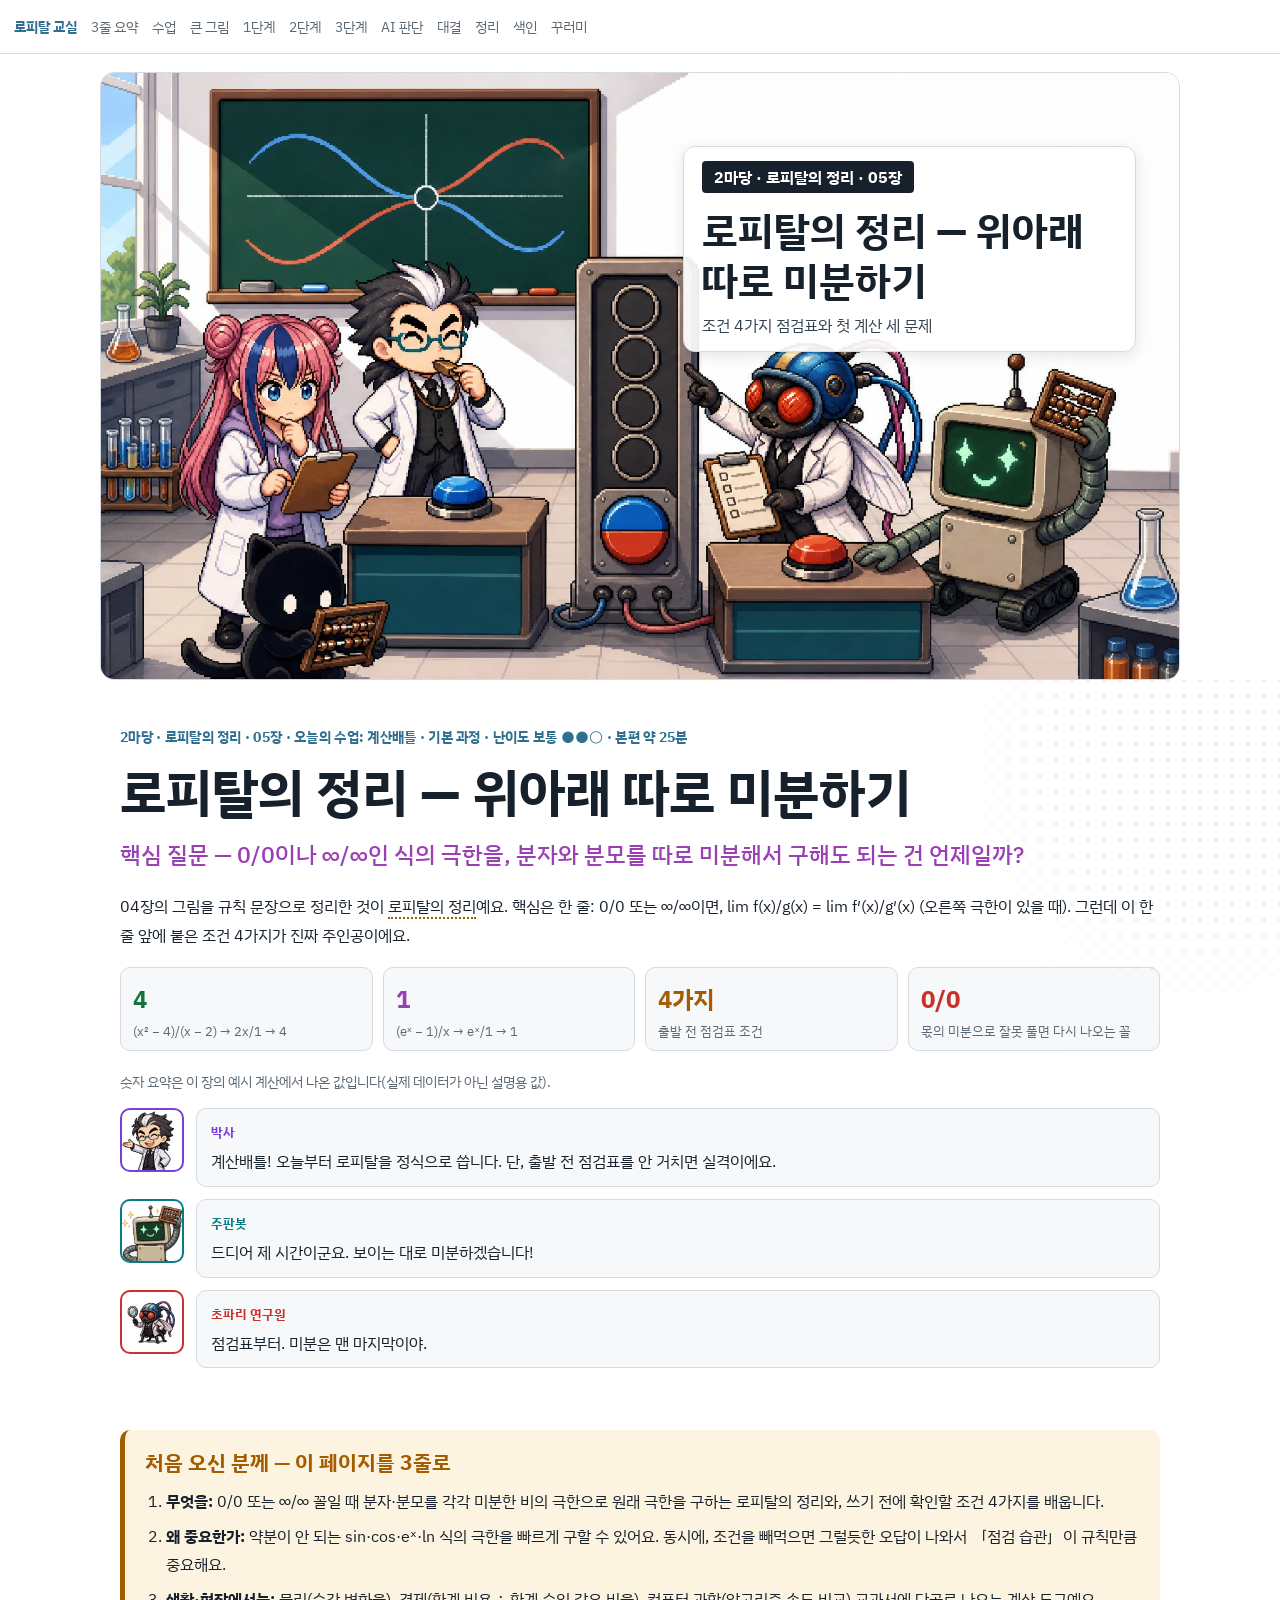
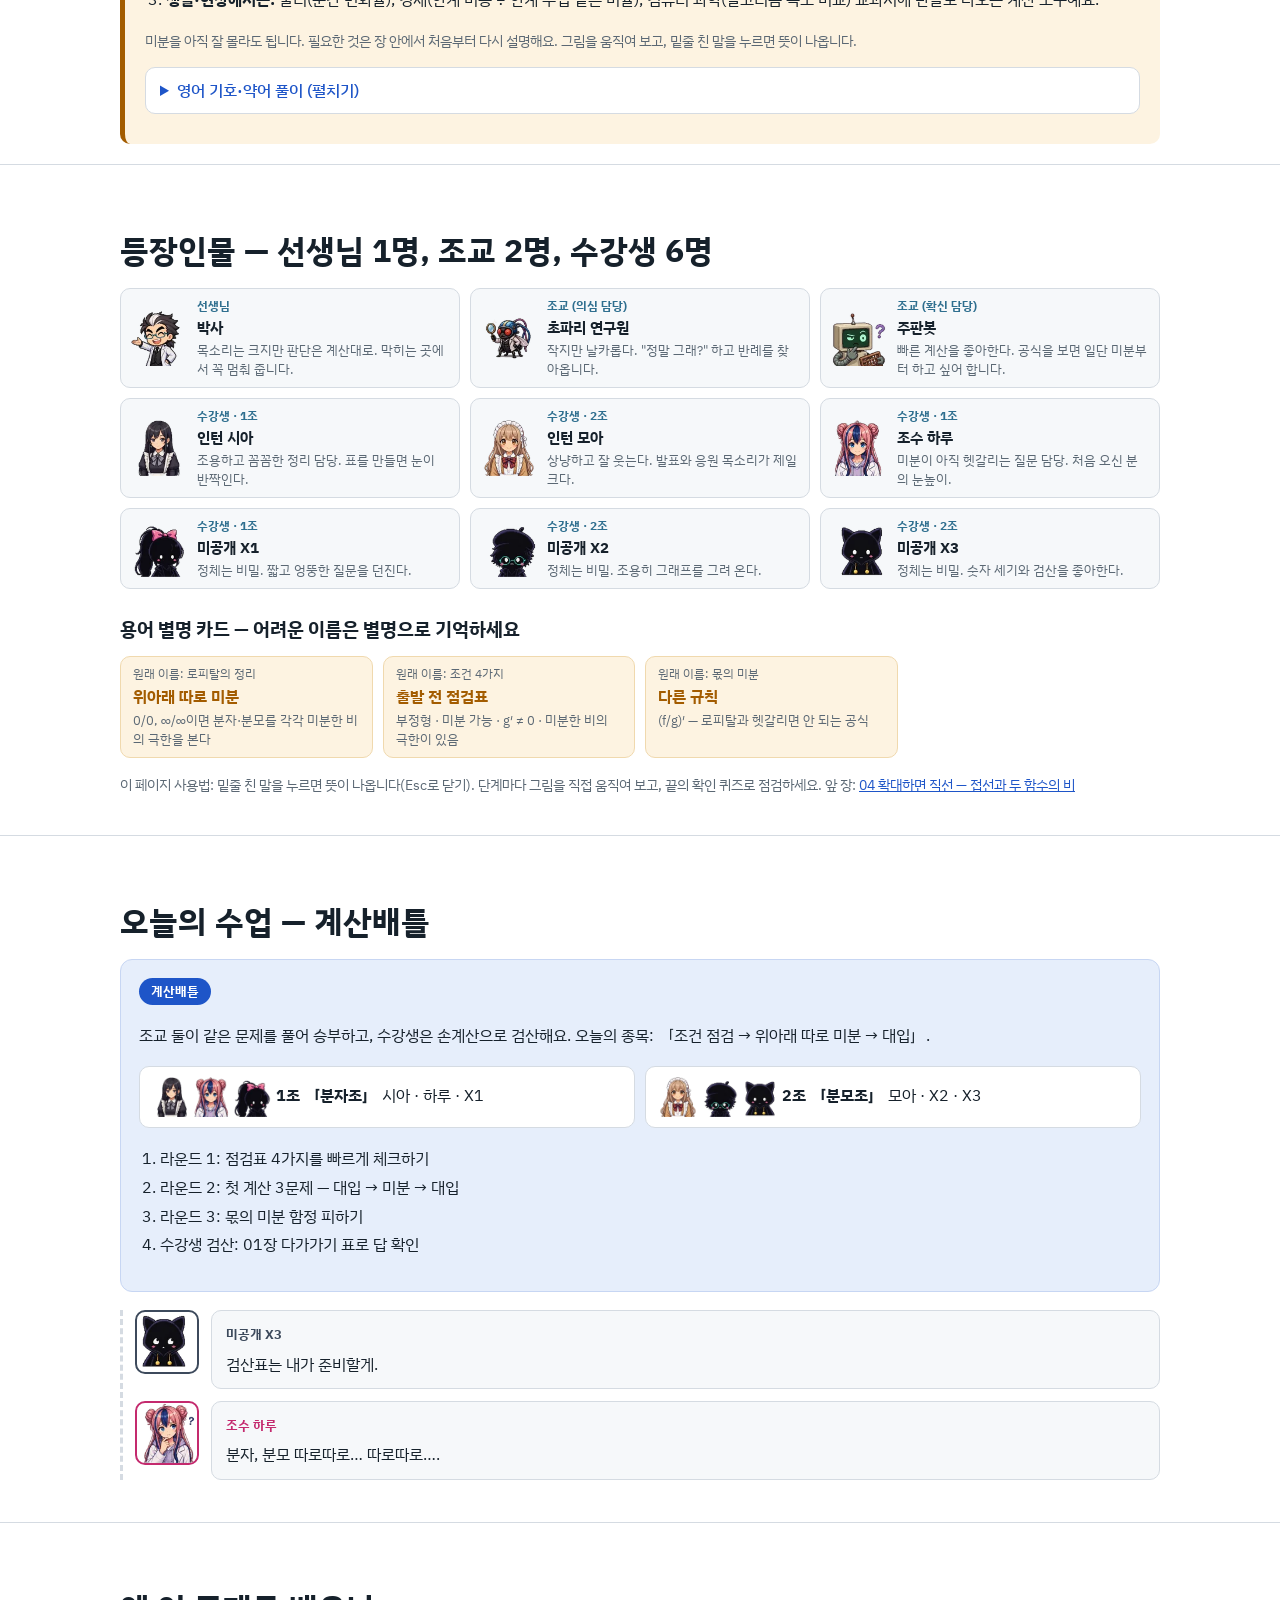
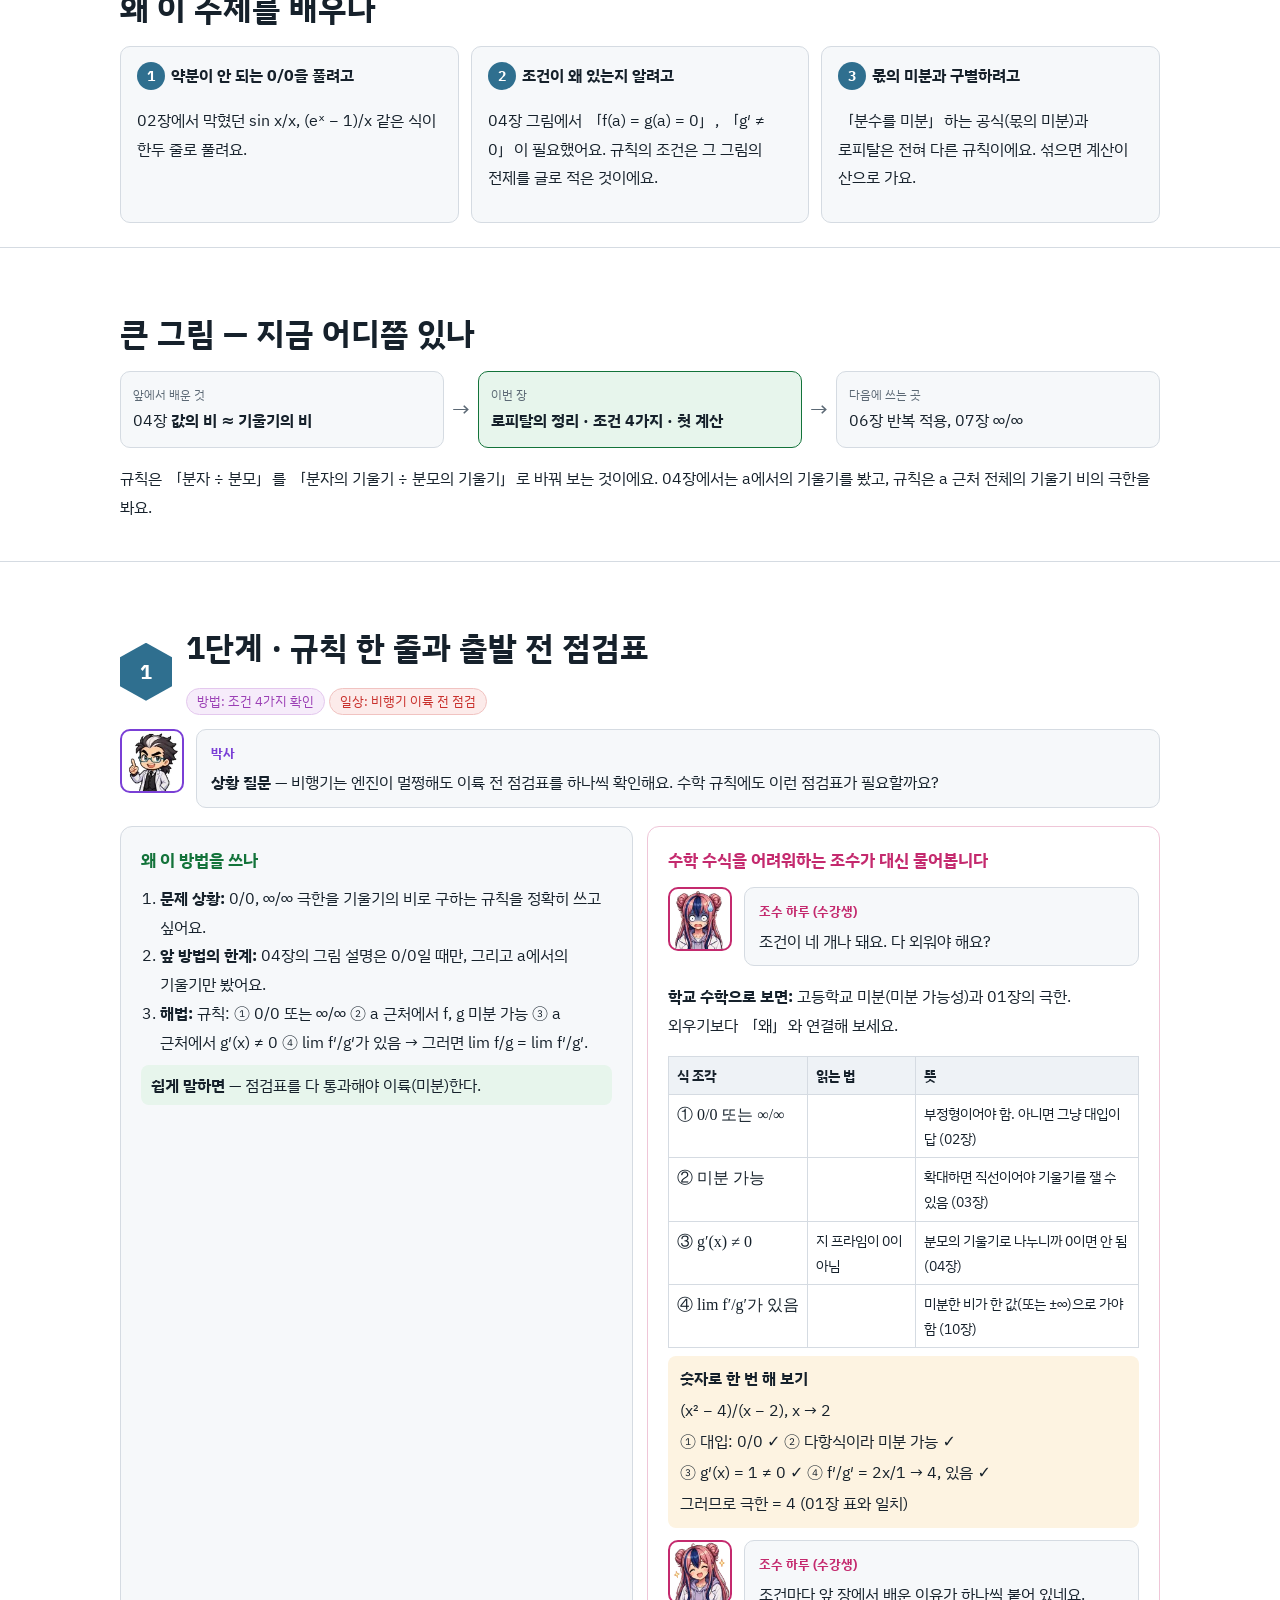
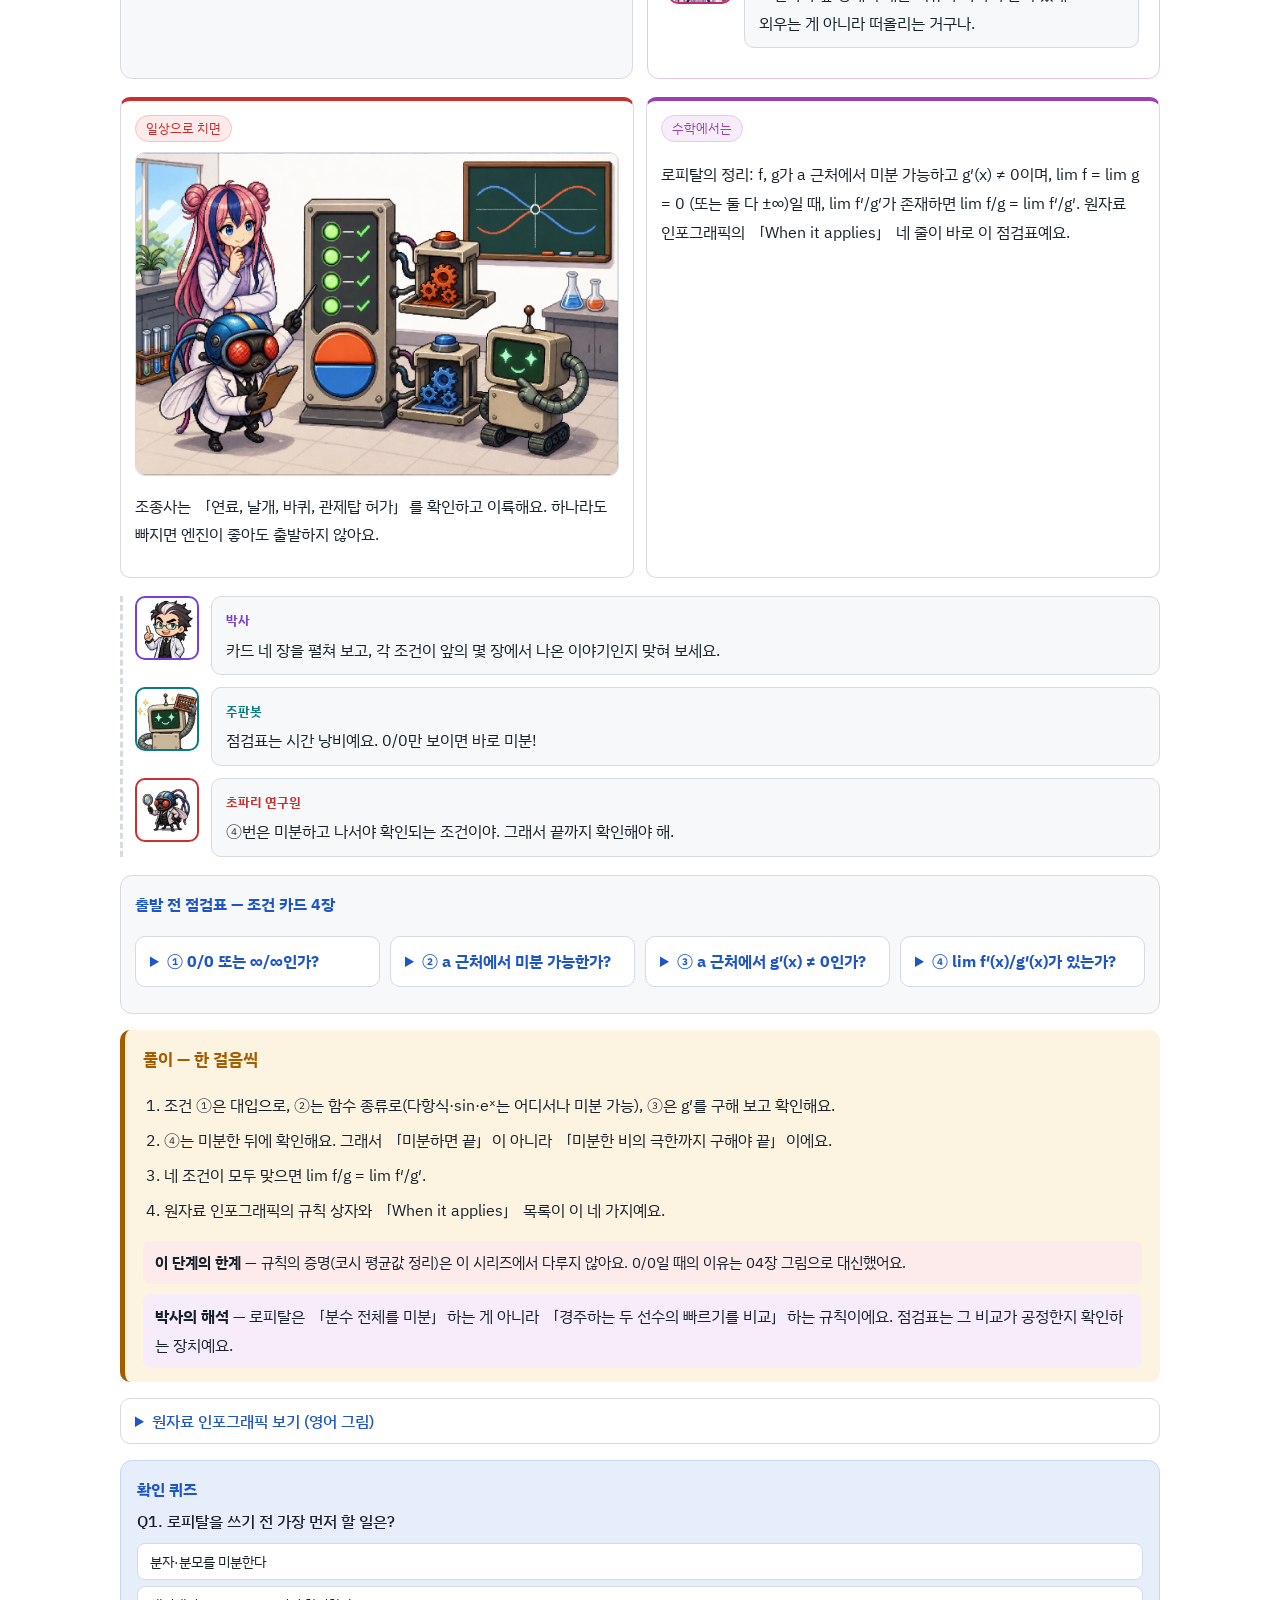
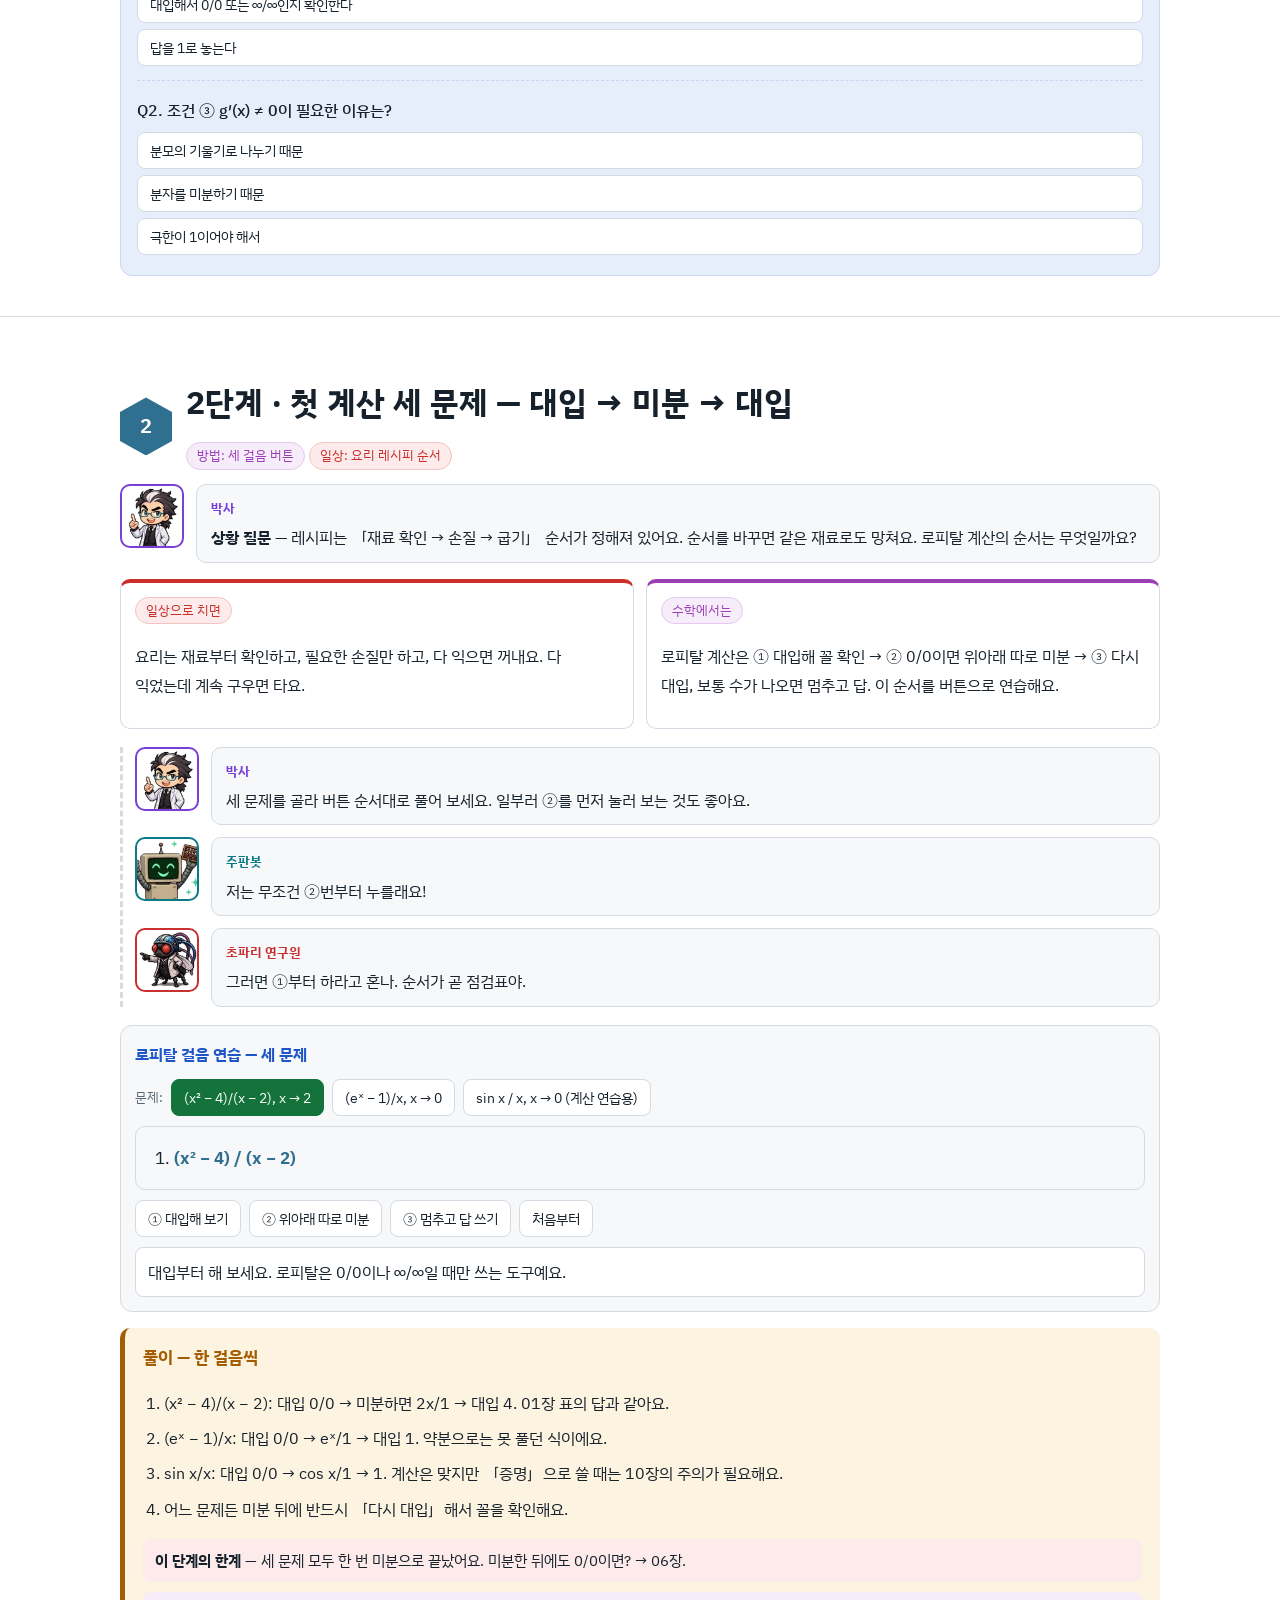
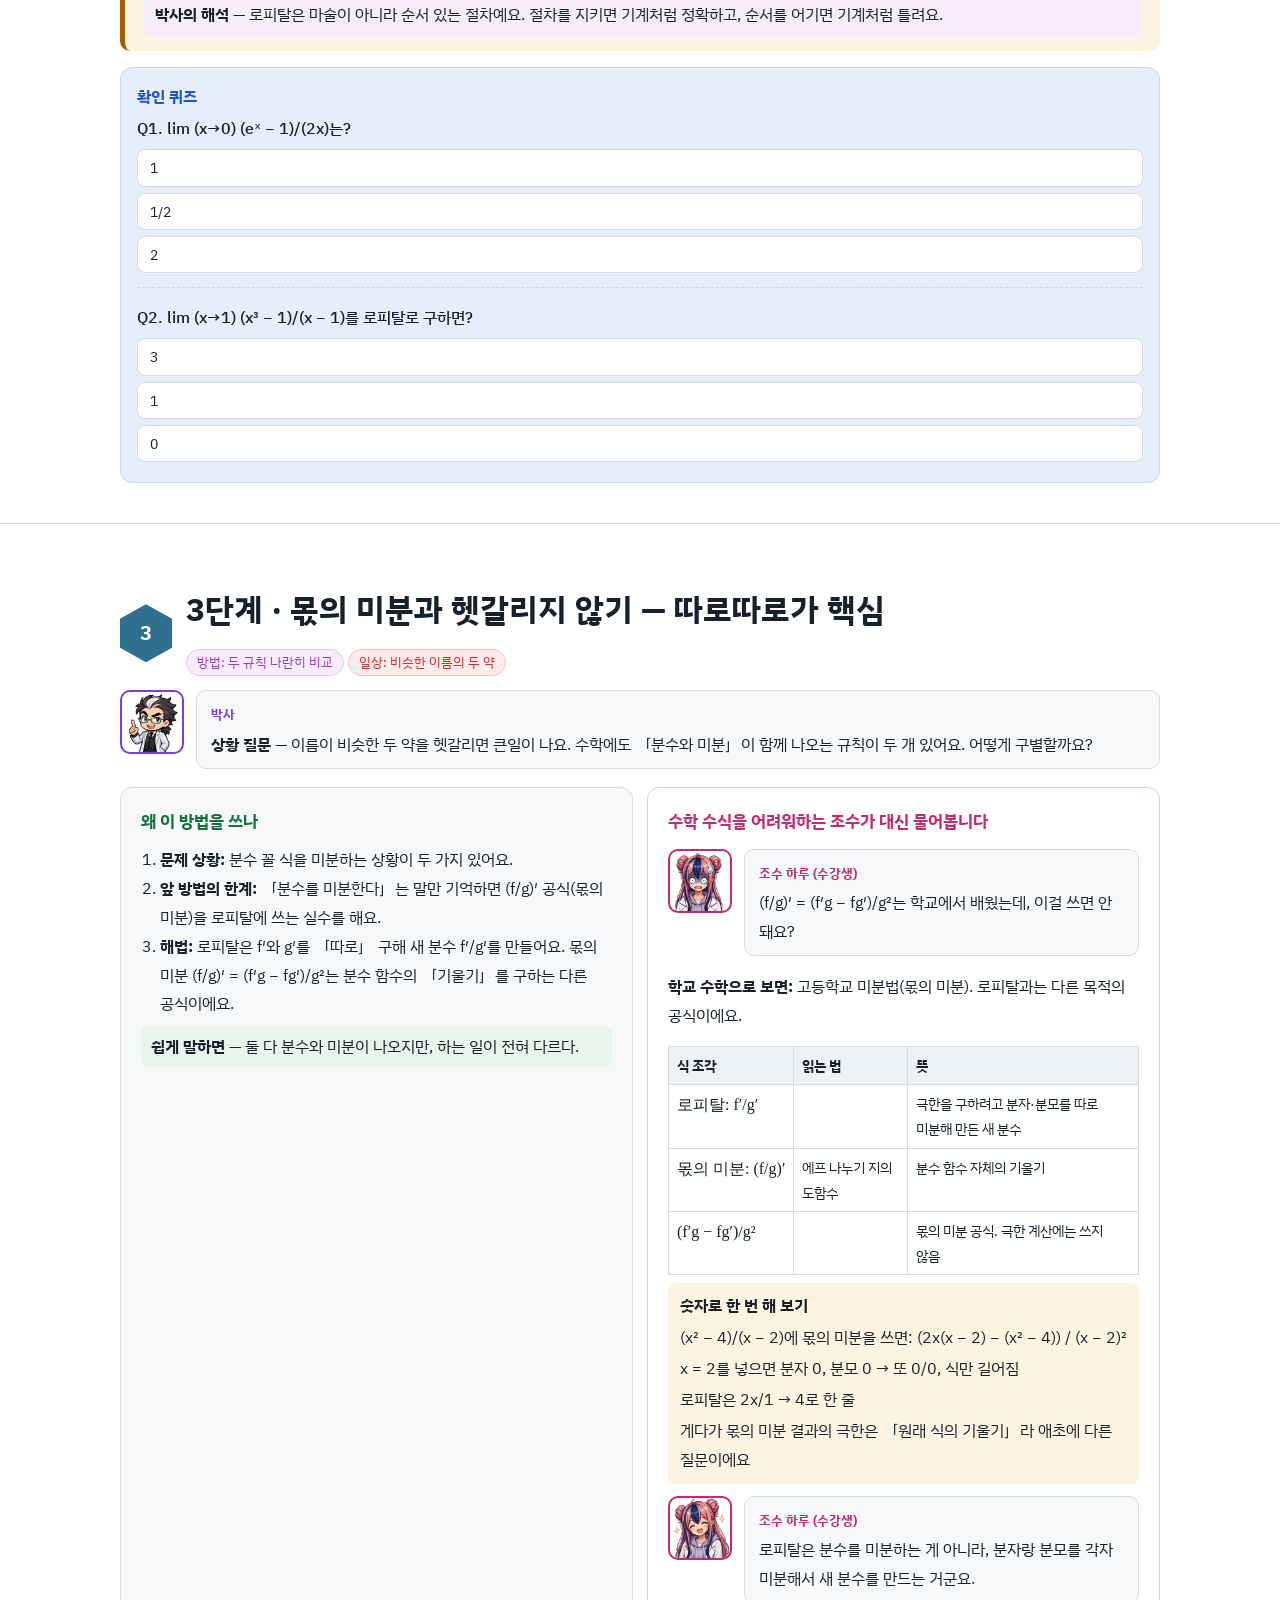
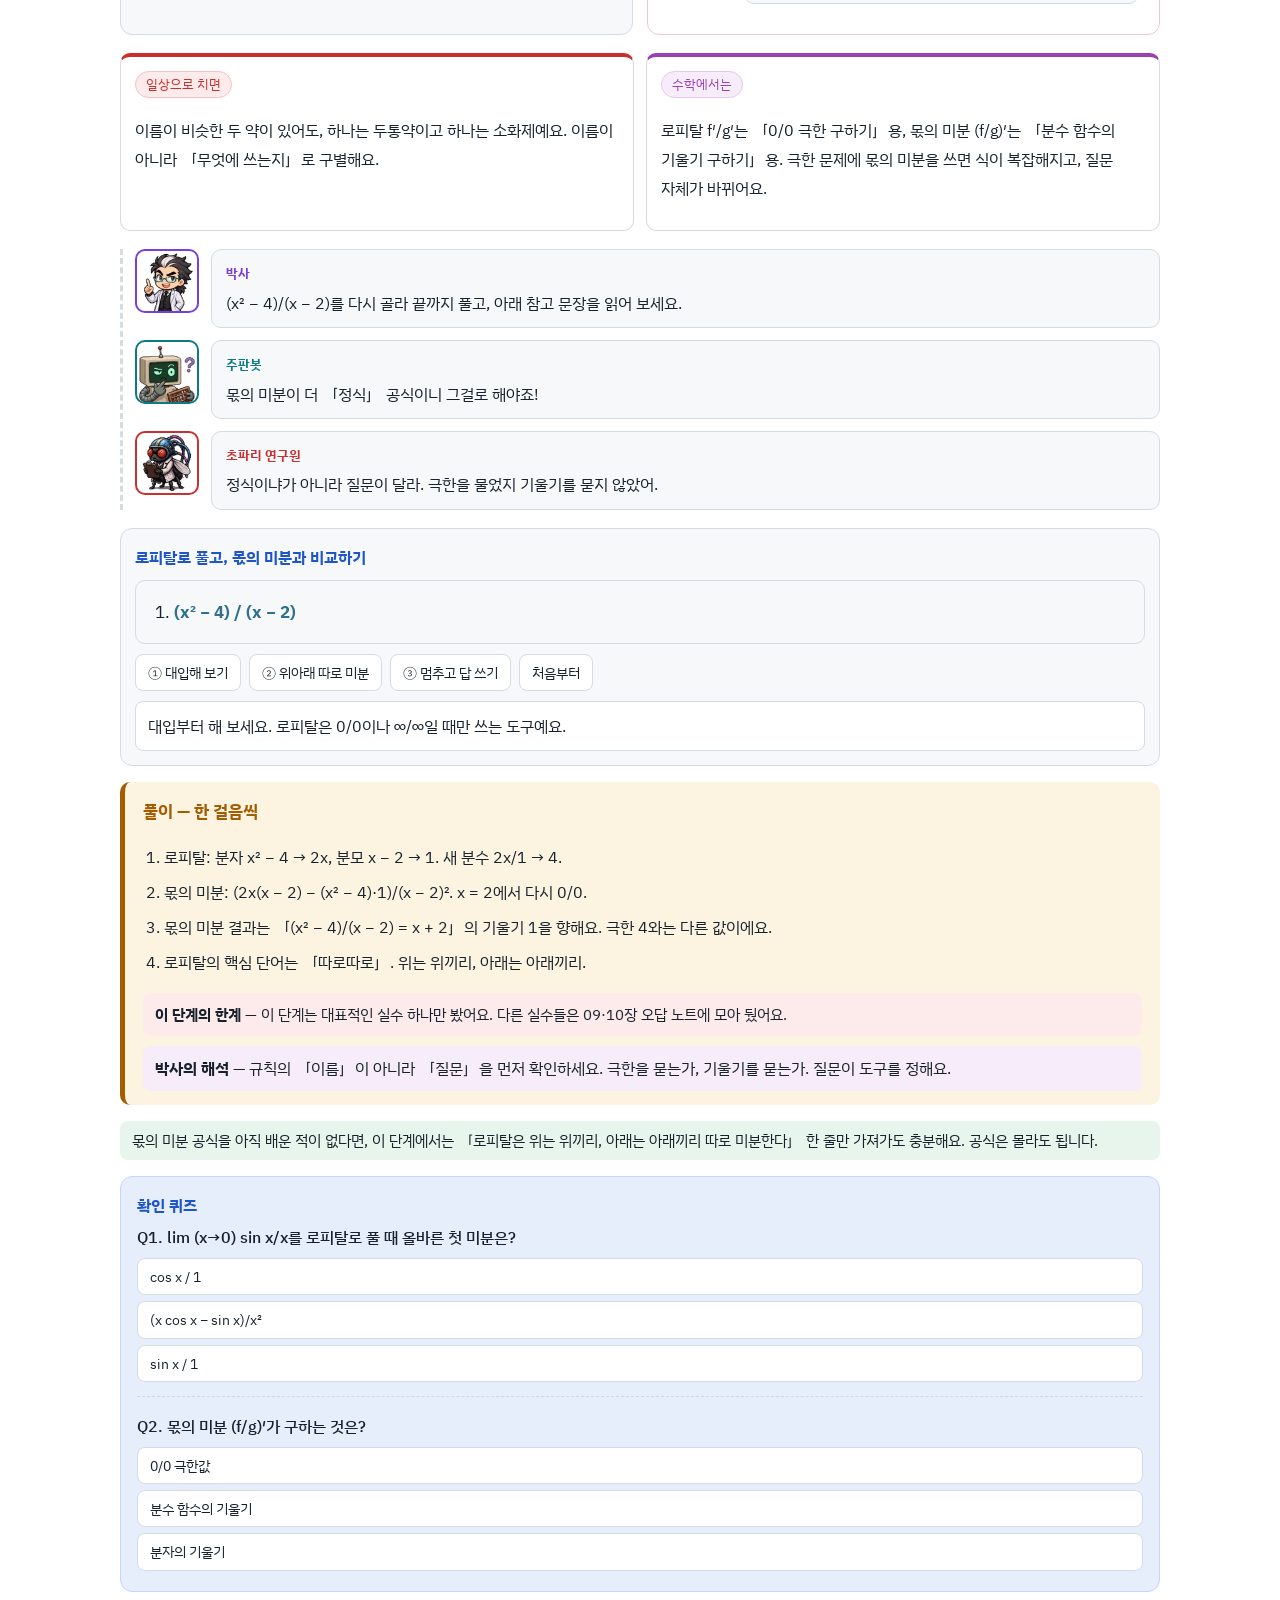
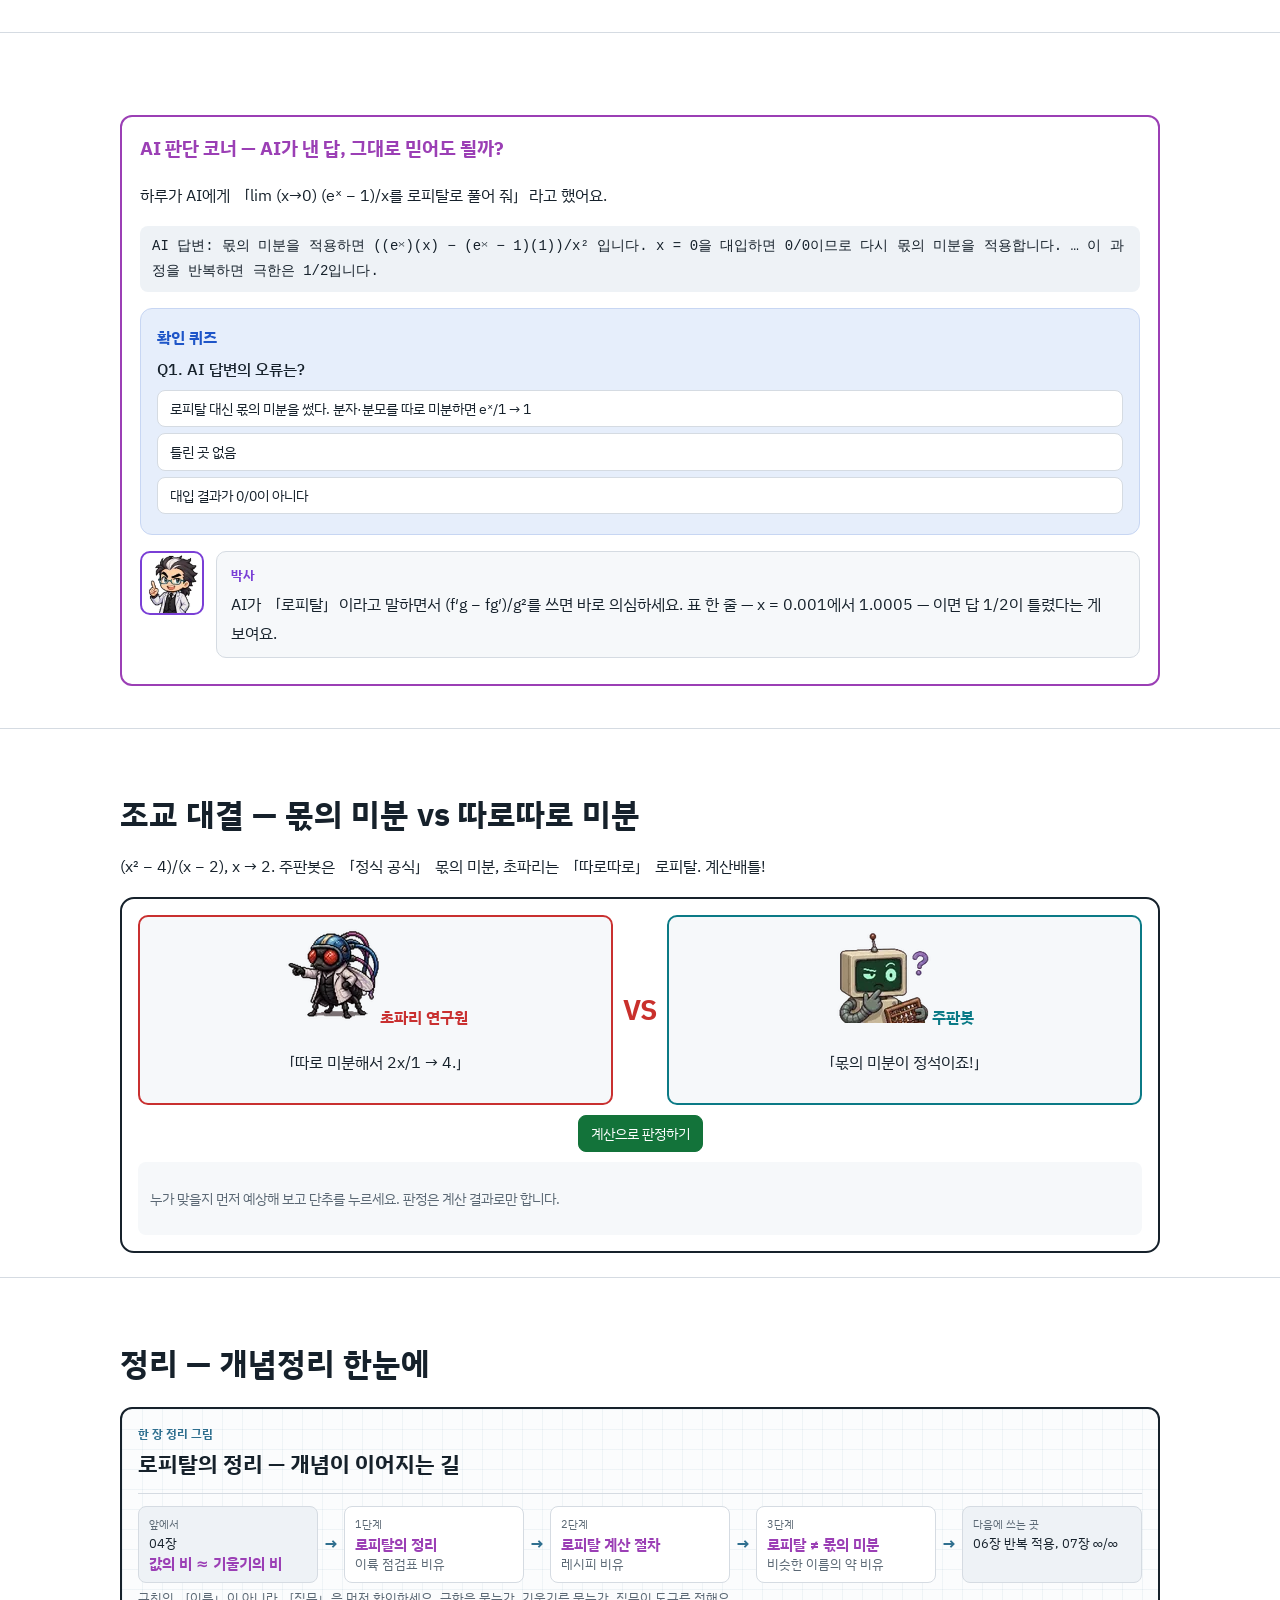
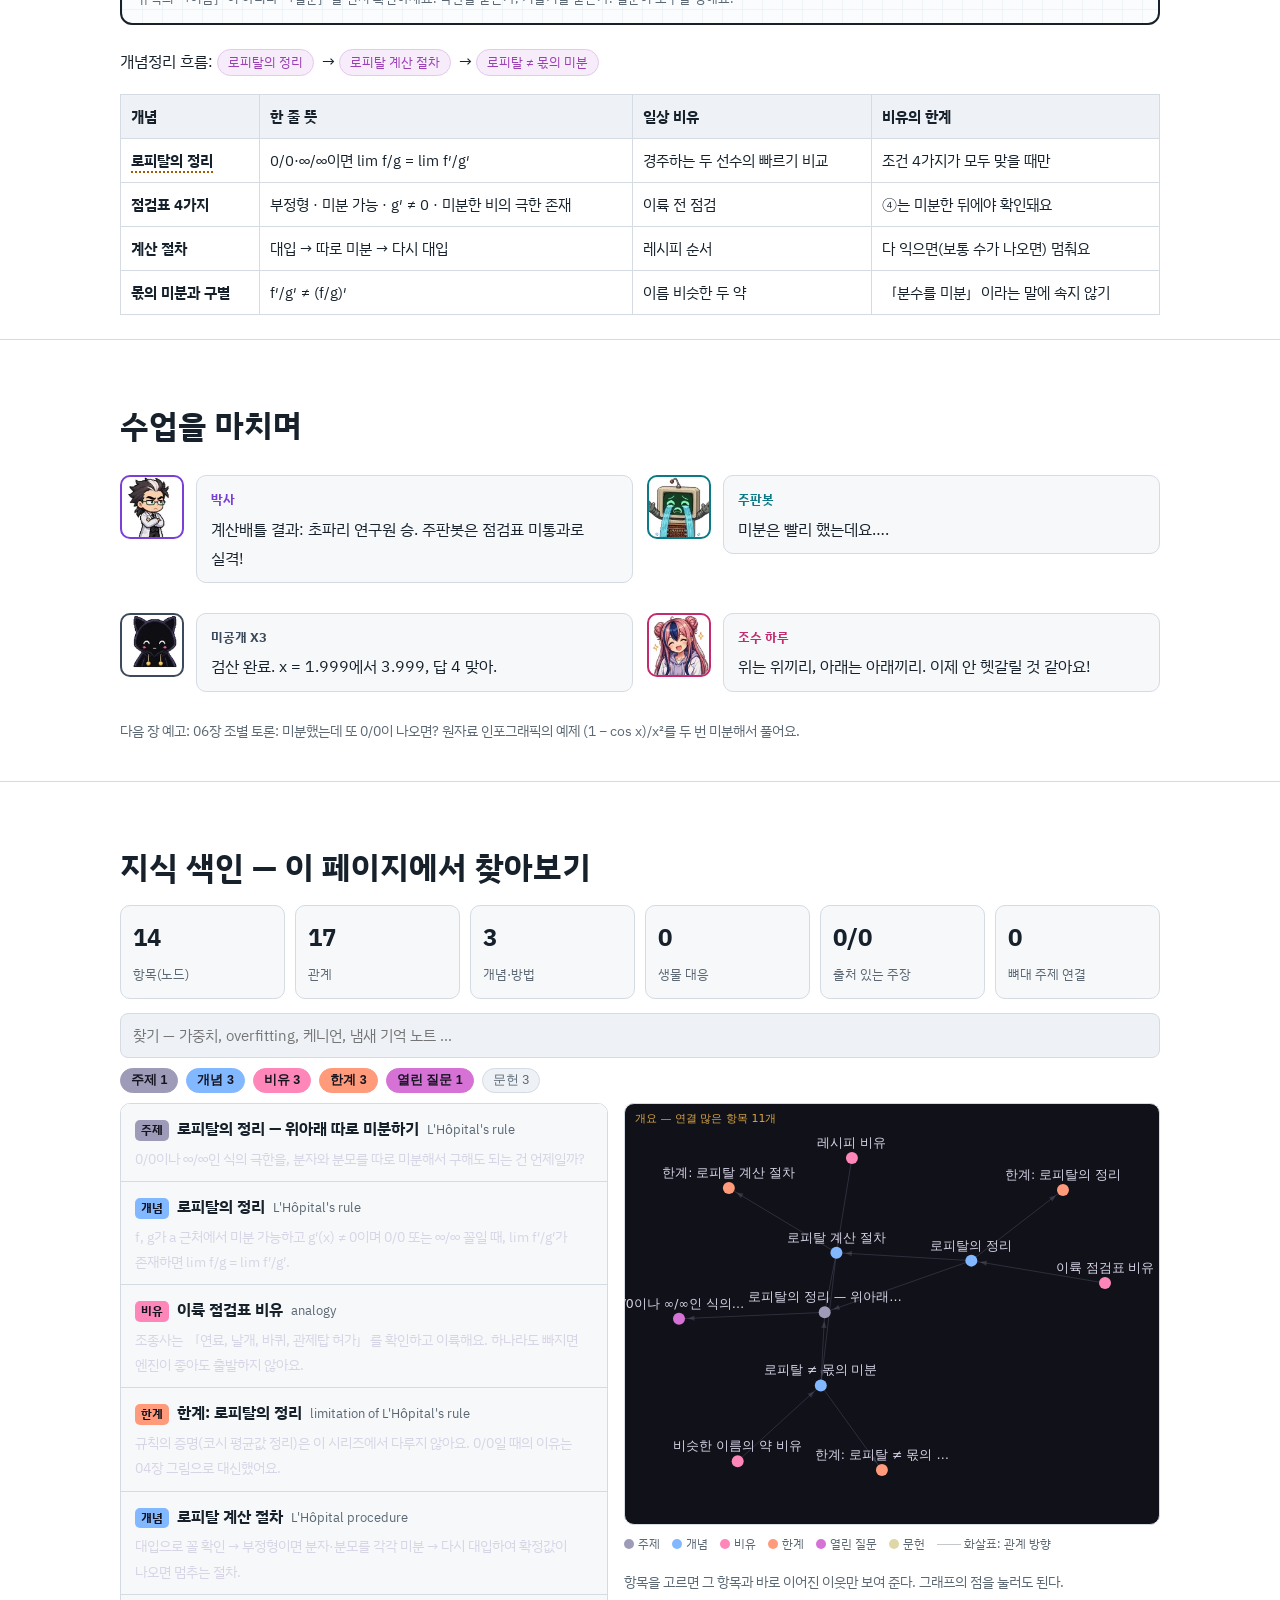
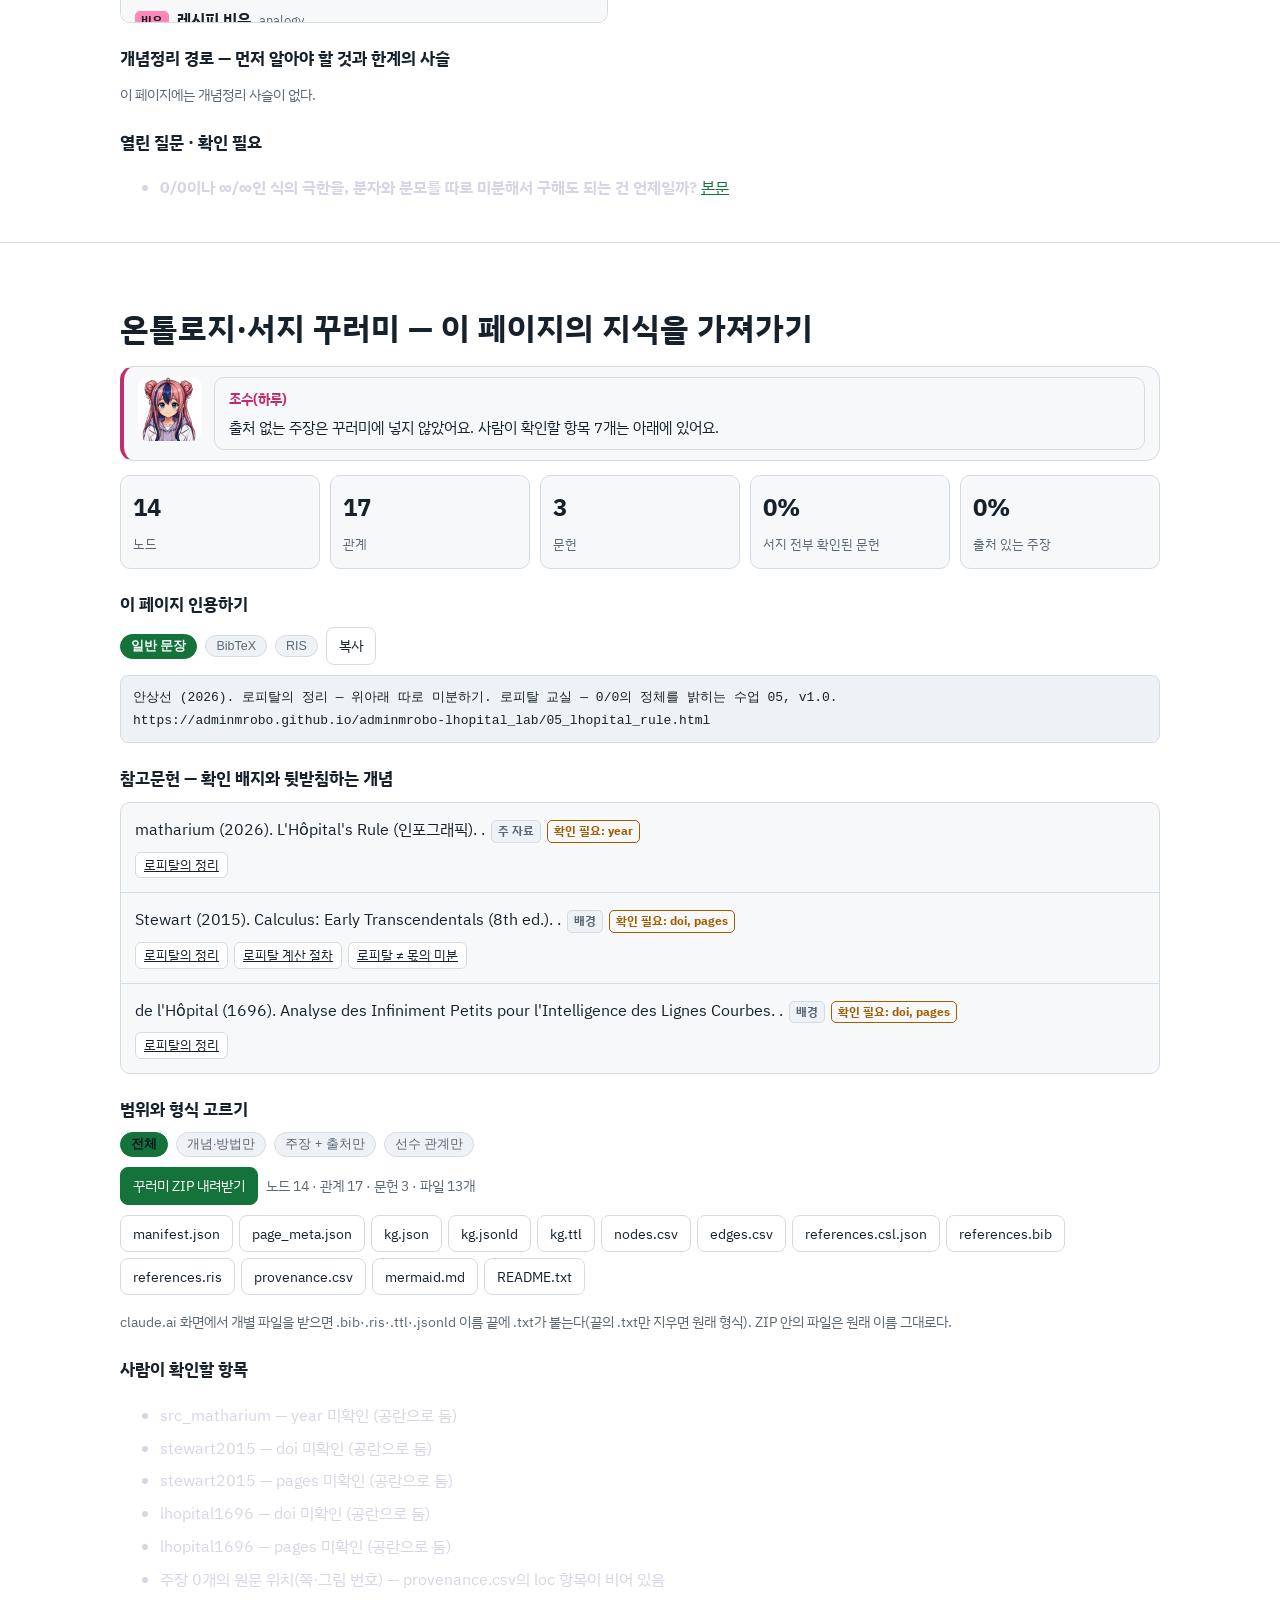
<file: 05_lhopital_rule.html>
<!DOCTYPE html><html lang="ko"><head>
<meta charset="utf-8">
<meta name="viewport" content="width=device-width, initial-scale=1, viewport-fit=cover">
<title>05 로피탈의 정리 — 위아래 따로 미분하기 — 로피탈 교실 — 0/0의 정체를 밝히는 수업</title>
<meta name="description" content="0/0이나 ∞/∞인 식의 극한을, 분자와 분모를 따로 미분해서 구해도 되는 건 언제일까?">
<meta property="og:title" content="05 로피탈의 정리 — 위아래 따로 미분하기 — 로피탈 교실 — 0/0의 정체를 밝히는 수업">
<meta property="og:description" content="0/0이나 ∞/∞인 식의 극한을, 분자와 분모를 따로 미분해서 구해도 되는 건 언제일까?">
<meta property="og:type" content="article">
<meta property="og:image" content="img/og/og_05.webp">
<link rel="preconnect" href="https://fonts.googleapis.com"><link rel="preconnect" href="https://fonts.gstatic.com" crossorigin>
<link href="https://fonts.googleapis.com/css2?family=IBM+Plex+Sans+KR:wght@400;500;700&display=swap" rel="stylesheet">
<link rel="stylesheet" href="assets/lab.css">
<!-- px-fix v1 --><style id="px-fix">img{image-rendering:auto!important}</style><script id="px-fix-js">(function(){var R=window.ResizeObserver;function f(i){var n=i.naturalWidth,w=i.getBoundingClientRect().width;if(!n||!w)return;var s=w*(window.devicePixelRatio||1)/n;i.style.setProperty("image-rendering",s>=1.95?"pixelated":"auto","important")}var ro=R?new R(function(es){es.forEach(function(e){f(e.target)})}):null;function a(i){if(i.__px)return;i.__px=1;i.addEventListener("load",function(){f(i)});if(ro)ro.observe(i);f(i)}function all(r){(r||document).querySelectorAll&&(r||document).querySelectorAll("img").forEach(a)}function go(){all();if(window.MutationObserver)new MutationObserver(function(ms){ms.forEach(function(m){m.addedNodes.forEach(function(n){if(n.nodeType!==1)return;if(n.tagName==="IMG")a(n);else all(n)})})}).observe(document.documentElement,{childList:true,subtree:true});window.addEventListener("resize",function(){document.querySelectorAll("img").forEach(f)})}if(document.readyState==="loading")document.addEventListener("DOMContentLoaded",go);else go()})();</script><!-- /px-fix -->
</head><body>
<nav class="top" aria-label="이 페이지 목차"><a class="logo" href="index.html">로피탈 교실</a><a href="#three">3줄 요약</a><a href="#class">수업</a><a href="#map">큰 그림</a><a href="#lv1">1단계</a><a href="#lv2">2단계</a><a href="#lv3">3단계</a><a href="#ai">AI 판단</a><a href="#duel">대결</a><a href="#sum">정리</a><a href="#kg">색인</a><a href="#export">꾸러미</a></nav><div id="prog"></div>
<div class="cover has-img" id="top"><img class="cimg" src="img/cover/cover_05.webp" width="1920" height="1080" alt="로피탈의 정리 — 위아래 따로 미분하기 표지 — 박사, 초파리 연구원, 주판봇, 주판봇"><div class="ctext"><span class="no">2마당 · 로피탈의 정리 · 05장</span><h1>로피탈의 정리 — 위아래 따로 미분하기</h1><p>조건 4가지 점검표와 첫 계산 세 문제</p></div></div>
<header class="hero"><div class="wrap">
<div class="kicker">2마당 · 로피탈의 정리 · 05장 · 오늘의 수업: 계산배틀 · 기본 과정 · 난이도 보통 ●●○ · 본편 약 25분</div>
<h1>로피탈의 정리 — 위아래 따로 미분하기</h1>
<p class="q">핵심 질문 — 0/0이나 ∞/∞인 식의 극한을, 분자와 분모를 따로 미분해서 구해도 되는 건 언제일까?</p>
<p>04장의 그림을 규칙 문장으로 정리한 것이 <span class="jt" data-t="로피탈의 정리" data-d="0/0 또는 ∞/∞ 꼴일 때, 조건이 맞으면 분자·분모를 각각 미분한 비의 극한이 원래 극한과 같다는 정리.">로피탈의 정리</span>예요. 핵심은 한 줄: 0/0 또는 ∞/∞이면, lim f(x)/g(x) = lim f′(x)/g′(x) (오른쪽 극한이 있을 때). 그런데 이 한 줄 앞에 붙은 조건 4가지가 진짜 주인공이에요.</p>
<div class="kpis"><div class="kpi g"><b>4</b><span>(x² − 4)/(x − 2) → 2x/1 → 4</span></div><div class="kpi m"><b>1</b><span>(eˣ − 1)/x → eˣ/1 → 1</span></div><div class="kpi a"><b>4가지</b><span>출발 전 점검표 조건</span></div><div class="kpi r"><b>0/0</b><span>몫의 미분으로 잘못 풀면 다시 나오는 꼴</span></div></div>
<p class="note">숫자 요약은 이 장의 예시 계산에서 나온 값입니다(실제 데이터가 아닌 설명용 값).</p>
<div class="say" data-who="doc"><img class="who" data-who="doc" data-mood="front" alt="" aria-hidden="true"><div><b class="name">박사</b><p>계산배틀! 오늘부터 로피탈을 정식으로 씁니다. 단, 출발 전 점검표를 안 거치면 실격이에요.</p></div></div><div class="say" data-who="robo"><img class="who" data-who="robo" data-mood="coin" alt="" aria-hidden="true"><div><b class="name">주판봇</b><p>드디어 제 시간이군요. 보이는 대로 미분하겠습니다!</p></div></div><div class="say" data-who="fly"><img class="who" data-who="fly" data-mood="magnify" alt="" aria-hidden="true"><div><b class="name">초파리 연구원</b><p>점검표부터. 미분은 맨 마지막이야.</p></div></div>
</div></header>
<div class="wrap"><div class="three" id="three"><h2>처음 오신 분께 — 이 페이지를 3줄로</h2><ol>
<li><b>무엇을:</b> 0/0 또는 ∞/∞ 꼴일 때 분자·분모를 각각 미분한 비의 극한으로 원래 극한을 구하는 로피탈의 정리와, 쓰기 전에 확인할 조건 4가지를 배웁니다.</li><li><b>왜 중요한가:</b> 약분이 안 되는 sin·cos·eˣ·ln 식의 극한을 빠르게 구할 수 있어요. 동시에, 조건을 빼먹으면 그럴듯한 오답이 나와서 「점검 습관」이 규칙만큼 중요해요.</li><li><b>생활·현장에서는:</b> 물리(순간 변화율), 경제(한계 비용 ÷ 한계 수입 같은 비율), 컴퓨터 과학(알고리즘 속도 비교) 교과서에 단골로 나오는 계산 도구예요.</li></ol>
<p class="note">미분을 아직 잘 몰라도 됩니다. 필요한 것은 장 안에서 처음부터 다시 설명해요. 그림을 움직여 보고, 밑줄 친 말을 누르면 뜻이 나옵니다.</p>
<details><summary>영어 기호·약어 풀이 (펼치기)</summary><ul><li><b>f′(x)/g′(x)</b> — 분자를 미분한 것 ÷ 분모를 미분한 것 (분수 전체를 미분하는 것이 아님)</li><li><b>L&#x27;Hôpital</b> — 로피탈. 프랑스 수학자 이름(ô는 「오」로 읽음). 로피탈의 규칙이라고도 해요</li></ul></details>
</div></div>
<section class="level" id="cast"><div class="wrap"><h2>등장인물 — 선생님 1명, 조교 2명, 수강생 6명</h2>
<div class="cast"><div><img class="" data-who="doc" data-mood="front" alt="" aria-hidden="true"><div><span class="role">선생님</span><b>박사</b><span>목소리는 크지만 판단은 계산대로. 막히는 곳에서 꼭 멈춰 줍니다.</span></div></div><div><img class="" data-who="fly" data-mood="magnify" alt="" aria-hidden="true"><div><span class="role">조교 (의심 담당)</span><b>초파리 연구원</b><span>작지만 날카롭다. &quot;정말 그래?&quot; 하고 반례를 찾아옵니다.</span></div></div><div><img class="" data-who="robo" data-mood="calc" alt="" aria-hidden="true"><div><span class="role">조교 (확신 담당)</span><b>주판봇</b><span>빠른 계산을 좋아한다. 공식을 보면 일단 미분부터 하고 싶어 합니다.</span></div></div><div><img class="" data-who="sia" data-mood="e13" alt="" aria-hidden="true"><div><span class="role">수강생 · 1조</span><b>인턴 시아</b><span>조용하고 꼼꼼한 정리 담당. 표를 만들면 눈이 반짝인다.</span></div></div><div><img class="" data-who="moa" data-mood="e13" alt="" aria-hidden="true"><div><span class="role">수강생 · 2조</span><b>인턴 모아</b><span>상냥하고 잘 웃는다. 발표와 응원 목소리가 제일 크다.</span></div></div><div><img class="" data-who="asst" data-mood="e13" alt="" aria-hidden="true"><div><span class="role">수강생 · 1조</span><b>조수 하루</b><span>미분이 아직 헷갈리는 질문 담당. 처음 오신 분의 눈높이.</span></div></div><div><img class="" data-who="x1" data-mood="e13" alt="" aria-hidden="true"><div><span class="role">수강생 · 1조</span><b>미공개 X1</b><span>정체는 비밀. 짧고 엉뚱한 질문을 던진다.</span></div></div><div><img class="" data-who="x2" data-mood="e13" alt="" aria-hidden="true"><div><span class="role">수강생 · 2조</span><b>미공개 X2</b><span>정체는 비밀. 조용히 그래프를 그려 온다.</span></div></div><div><img class="" data-who="x3" data-mood="e13" alt="" aria-hidden="true"><div><span class="role">수강생 · 2조</span><b>미공개 X3</b><span>정체는 비밀. 숫자 세기와 검산을 좋아한다.</span></div></div></div>
<h3>용어 별명 카드 — 어려운 이름은 별명으로 기억하세요</h3><div class="nick"><div><span class="role">원래 이름: 로피탈의 정리</span><b>위아래 따로 미분</b><span>0/0, ∞/∞이면 분자·분모를 각각 미분한 비의 극한을 본다</span></div><div><span class="role">원래 이름: 조건 4가지</span><b>출발 전 점검표</b><span>부정형 · 미분 가능 · g′ ≠ 0 · 미분한 비의 극한이 있음</span></div><div><span class="role">원래 이름: 몫의 미분</span><b>다른 규칙</b><span>(f/g)′ — 로피탈과 헷갈리면 안 되는 공식</span></div></div>
<p class="note">이 페이지 사용법: 밑줄 친 말을 누르면 뜻이 나옵니다(Esc로 닫기). 단계마다 그림을 직접 움직여 보고, 끝의 확인 퀴즈로 점검하세요. 앞 장: <a href="04_tangent_ratio.html">04 확대하면 직선 — 접선과 두 함수의 비</a></p>
</div></section>
<section class="level" id="class"><div class="wrap"><h2>오늘의 수업 — 계산배틀</h2>
<div class="klass"><span class="fmt">계산배틀</span><p>조교 둘이 같은 문제를 풀어 승부하고, 수강생은 손계산으로 검산해요. 오늘의 종목: 「조건 점검 → 위아래 따로 미분 → 대입」.</p><div class="groups"><div><img class="" data-who="sia" data-mood="e13" alt="" aria-hidden="true"><img class="" data-who="asst" data-mood="e13" alt="" aria-hidden="true"><img class="" data-who="x1" data-mood="e13" alt="" aria-hidden="true"> <b>1조 「분자조」</b> 시아 · 하루 · X1</div><div><img class="" data-who="moa" data-mood="e13" alt="" aria-hidden="true"><img class="" data-who="x2" data-mood="e13" alt="" aria-hidden="true"><img class="" data-who="x3" data-mood="e13" alt="" aria-hidden="true"> <b>2조 「분모조」</b> 모아 · X2 · X3</div></div><ol><li>라운드 1: 점검표 4가지를 빠르게 체크하기</li><li>라운드 2: 첫 계산 3문제 — 대입 → 미분 → 대입</li><li>라운드 3: 몫의 미분 함정 피하기</li><li>수강생 검산: 01장 다가가기 표로 답 확인</li></ol></div>
<div class="talk"><div class="say" data-who="x3"><img class="who" data-who="x3" data-mood="e09" alt="" aria-hidden="true"><div><b class="name">미공개 X3</b><p>검산표는 내가 준비할게.</p></div></div><div class="say" data-who="asst"><img class="who" data-who="asst" data-mood="think" alt="" aria-hidden="true"><div><b class="name">조수 하루</b><p>분자, 분모 따로따로… 따로따로….</p></div></div></div></div></section>
<section class="level" id="why"><div class="wrap"><h2>왜 이 주제를 배우나</h2><div class="steps"><div><b class="n">1</b><b>약분이 안 되는 0/0을 풀려고</b><p>02장에서 막혔던 sin x/x, (eˣ − 1)/x 같은 식이 한두 줄로 풀려요.</p></div><div><b class="n">2</b><b>조건이 왜 있는지 알려고</b><p>04장 그림에서 「f(a) = g(a) = 0」, 「g′ ≠ 0」이 필요했어요. 규칙의 조건은 그 그림의 전제를 글로 적은 것이에요.</p></div><div><b class="n">3</b><b>몫의 미분과 구별하려고</b><p>「분수를 미분」하는 공식(몫의 미분)과 로피탈은 전혀 다른 규칙이에요. 섞으면 계산이 산으로 가요.</p></div></div></div></section>
<section class="level" id="map"><div class="wrap"><h2>큰 그림 — 지금 어디쯤 있나</h2>
<div class="map3"><div><small>앞에서 배운 것</small>04장 <b>값의 비 ≈ 기울기의 비</b></div><i aria-hidden="true">→</i><div class="now"><small>이번 장</small><b>로피탈의 정리 · 조건 4가지 · 첫 계산</b></div><i aria-hidden="true">→</i><div><small>다음에 쓰는 곳</small>06장 반복 적용, 07장 ∞/∞</div></div>
<p>규칙은 「분자 ÷ 분모」를 「분자의 기울기 ÷ 분모의 기울기」로 바꿔 보는 것이에요. 04장에서는 a에서의 기울기를 봤고, 규칙은 a 근처 전체의 기울기 비의 극한을 봐요.</p></div></section>
<section class="level" id="lv1"><div class="wrap"><div class="lvhead"><div class="hex" aria-hidden="true">1</div><div><h2>1단계 · 규칙 한 줄과 출발 전 점검표</h2><span class="tag nn">방법: 조건 4가지 확인</span><span class="tag fly">일상: 비행기 이륙 전 점검</span></div></div><div class="say" data-who="doc"><img class="who" data-who="doc" data-mood="board" alt="" aria-hidden="true"><div><b class="name">박사</b><p><b>상황 질문</b> — 비행기는 엔진이 멀쩡해도 이륙 전 점검표를 하나씩 확인해요. 수학 규칙에도 이런 점검표가 필요할까요?</p></div></div><div class="twobox"><div class="whybox"><h3>왜 이 방법을 쓰나</h3><ol><li><b>문제 상황:</b> 0/0, ∞/∞ 극한을 기울기의 비로 구하는 규칙을 정확히 쓰고 싶어요.</li><li><b>앞 방법의 한계:</b> 04장의 그림 설명은 0/0일 때만, 그리고 a에서의 기울기만 봤어요.</li><li><b>해법:</b> 규칙: ① 0/0 또는 ∞/∞ ② a 근처에서 f, g 미분 가능 ③ a 근처에서 g′(x) ≠ 0 ④ lim f′/g′가 있음 → 그러면 lim f/g = lim f′/g′.</li></ol><div class="easy"><b>쉽게 말하면</b> — 점검표를 다 통과해야 이륙(미분)한다.</div></div><div class="mathbox"><h3>수학 수식을 어려워하는 조수가 대신 물어봅니다</h3><div class="say" data-who="asst"><img class="who" data-who="asst" data-mood="shock" alt="" aria-hidden="true"><div><b class="name">조수 하루 (수강생)</b><p>조건이 네 개나 돼요. 다 외워야 해요?</p></div></div><p><b>학교 수학으로 보면:</b> 고등학교 미분(미분 가능성)과 01장의 극한. 외우기보다 「왜」와 연결해 보세요.</p><table class="sym"><thead><tr><th>식 조각</th><th>읽는 법</th><th>뜻</th></tr></thead><tbody><tr><td>① 0/0 또는 ∞/∞</td><td></td><td>부정형이어야 함. 아니면 그냥 대입이 답 (02장)</td></tr><tr><td>② 미분 가능</td><td></td><td>확대하면 직선이어야 기울기를 잴 수 있음 (03장)</td></tr><tr><td>③ g′(x) ≠ 0</td><td>지 프라임이 0이 아님</td><td>분모의 기울기로 나누니까 0이면 안 됨 (04장)</td></tr><tr><td>④ lim f′/g′가 있음</td><td></td><td>미분한 비가 한 값(또는 ±∞)으로 가야 함 (10장)</td></tr></tbody></table><div class="tryit"><b>숫자로 한 번 해 보기</b><p>(x² − 4)/(x − 2), x → 2</p><p>① 대입: 0/0 ✓ ② 다항식이라 미분 가능 ✓</p><p>③ g′(x) = 1 ≠ 0 ✓ ④ f′/g′ = 2x/1 → 4, 있음 ✓</p><p>그러므로 극한 = 4 (01장 표와 일치)</p></div><div class="say" data-who="asst"><img class="who" data-who="asst" data-mood="spark" alt="" aria-hidden="true"><div><b class="name">조수 하루 (수강생)</b><p>조건마다 앞 장에서 배운 이유가 하나씩 붙어 있네요. 외우는 게 아니라 떠올리는 거구나.</p></div></div></div></div><div class="pair"><div><span class="tag fly">일상으로 치면</span><img class="scene" loading="lazy" src="img/scene/scene_05_lv1.webp" width="1200" height="800" alt="이륙 점검표 비유 장면 그림"><p>조종사는 「연료, 날개, 바퀴, 관제탑 허가」를 확인하고 이륙해요. 하나라도 빠지면 엔진이 좋아도 출발하지 않아요.</p></div><div><span class="tag nn">수학에서는</span><p>로피탈의 정리: f, g가 a 근처에서 미분 가능하고 g′(x) ≠ 0이며, lim f = lim g = 0 (또는 둘 다 ±∞)일 때, lim f′/g′가 존재하면 lim f/g = lim f′/g′. 원자료 인포그래픽의 「When it applies」 네 줄이 바로 이 점검표예요.</p></div></div><div class="talk"><div class="say" data-who="doc"><img class="who" data-who="doc" data-mood="board" alt="" aria-hidden="true"><div><b class="name">박사</b><p>카드 네 장을 펼쳐 보고, 각 조건이 앞의 몇 장에서 나온 이야기인지 맞혀 보세요.</p></div></div><div class="say" data-who="robo"><img class="who" data-who="robo" data-mood="coin" alt="" aria-hidden="true"><div><b class="name">주판봇</b><p>점검표는 시간 낭비예요. 0/0만 보이면 바로 미분!</p></div></div><div class="say" data-who="fly"><img class="who" data-who="fly" data-mood="magnify" alt="" aria-hidden="true"><div><b class="name">초파리 연구원</b><p>④번은 미분하고 나서야 확인되는 조건이야. 그래서 끝까지 확인해야 해.</p></div></div></div><div class="panel"><div class="ptitle">출발 전 점검표 — 조건 카드 4장</div><div data-w="cards" data-o="{&quot;cards&quot;: [[&quot;① 0/0 또는 ∞/∞인가?&quot;, &quot;&lt;p&gt;대입해서 확인해요(02장). 보통 수가 나오면 그게 답이고, 로피탈을 쓰면 오히려 틀려요(09장 오답 ①).&lt;/p&gt;&quot;], [&quot;② a 근처에서 미분 가능한가?&quot;, &quot;&lt;p&gt;확대하면 직선이어야 기울기가 있어요(03장). |x|처럼 뾰족한 점은 조심. a 그 자리는 빠져도 괜찮아요.&lt;/p&gt;&quot;], [&quot;③ a 근처에서 g′(x) ≠ 0인가?&quot;, &quot;&lt;p&gt;분모의 기울기로 나누니까 0이면 안 돼요(04장). 이 조건을 무시하면 생기는 함정이 10장의 슈톨츠 반례예요.&lt;/p&gt;&quot;], [&quot;④ lim f′(x)/g′(x)가 있는가?&quot;, &quot;&lt;p&gt;미분한 비가 한 값(또는 ±∞)으로 가야 원래 극한과 같다고 말할 수 있어요. 진동하면 규칙은 아무 말도 안 해 줘요(10장).&lt;/p&gt;&quot;]]}"></div></div><div class="explain"><h3>풀이 — 한 걸음씩</h3><ol><li>조건 ①은 대입으로, ②는 함수 종류로(다항식·sin·eˣ는 어디서나 미분 가능), ③은 g′를 구해 보고 확인해요.</li><li>④는 미분한 뒤에 확인해요. 그래서 「미분하면 끝」이 아니라 「미분한 비의 극한까지 구해야 끝」이에요.</li><li>네 조건이 모두 맞으면 lim f/g = lim f′/g′.</li><li>원자료 인포그래픽의 규칙 상자와 「When it applies」 목록이 이 네 가지예요.</li></ol><div class="lim"><b>이 단계의 한계</b> — 규칙의 증명(코시 평균값 정리)은 이 시리즈에서 다루지 않아요. 0/0일 때의 이유는 04장 그림으로 대신했어요.</div><div class="interp"><b>박사의 해석</b> — 로피탈은 「분수 전체를 미분」하는 게 아니라 「경주하는 두 선수의 빠르기를 비교」하는 규칙이에요. 점검표는 그 비교가 공정한지 확인하는 장치예요.</div></div><details><summary>원자료 인포그래픽 보기 (영어 그림)</summary><p class="note">원자료 matharium 「L'Hôpital's Rule」의 「The rule」 상자와 「When it applies」 목록 — 미분 가능, 0/0 또는 ∞/∞, g′(x) ≠ 0, lim f′/g′ 존재.</p><img loading="lazy" src="img/source/src01.webp" width="1122" height="1402" alt="로피탈 규칙 인포그래픽 — 규칙 문장과 적용 조건" style="max-width:560px;width:100%"></details><div class="quiz" data-quiz="q1"></div></div></section>
<section class="level" id="lv2"><div class="wrap"><div class="lvhead"><div class="hex" aria-hidden="true">2</div><div><h2>2단계 · 첫 계산 세 문제 — 대입 → 미분 → 대입</h2><span class="tag nn">방법: 세 걸음 버튼</span><span class="tag fly">일상: 요리 레시피 순서</span></div></div><div class="say" data-who="doc"><img class="who" data-who="doc" data-mood="board" alt="" aria-hidden="true"><div><b class="name">박사</b><p><b>상황 질문</b> — 레시피는 「재료 확인 → 손질 → 굽기」 순서가 정해져 있어요. 순서를 바꾸면 같은 재료로도 망쳐요. 로피탈 계산의 순서는 무엇일까요?</p></div></div><div class="pair"><div><span class="tag fly">일상으로 치면</span><p>요리는 재료부터 확인하고, 필요한 손질만 하고, 다 익으면 꺼내요. 다 익었는데 계속 구우면 타요.</p></div><div><span class="tag nn">수학에서는</span><p>로피탈 계산은 ① 대입해 꼴 확인 → ② 0/0이면 위아래 따로 미분 → ③ 다시 대입, 보통 수가 나오면 멈추고 답. 이 순서를 버튼으로 연습해요.</p></div></div><div class="talk"><div class="say" data-who="doc"><img class="who" data-who="doc" data-mood="board" alt="" aria-hidden="true"><div><b class="name">박사</b><p>세 문제를 골라 버튼 순서대로 풀어 보세요. 일부러 ②를 먼저 눌러 보는 것도 좋아요.</p></div></div><div class="say" data-who="robo"><img class="who" data-who="robo" data-mood="happy" alt="" aria-hidden="true"><div><b class="name">주판봇</b><p>저는 무조건 ②번부터 누를래요!</p></div></div><div class="say" data-who="fly"><img class="who" data-who="fly" data-mood="point" alt="" aria-hidden="true"><div><b class="name">초파리 연구원</b><p>그러면 ①부터 하라고 혼나. 순서가 곧 점검표야.</p></div></div></div><div class="panel"><div class="ptitle">로피탈 걸음 연습 — 세 문제</div><div data-w="lh" data-o="{&quot;keys&quot;: [&quot;q4&quot;, &quot;ex1&quot;, &quot;sinc&quot;]}"></div></div><div class="explain"><h3>풀이 — 한 걸음씩</h3><ol><li>(x² − 4)/(x − 2): 대입 0/0 → 미분하면 2x/1 → 대입 4. 01장 표의 답과 같아요.</li><li>(eˣ − 1)/x: 대입 0/0 → eˣ/1 → 대입 1. 약분으로는 못 풀던 식이에요.</li><li>sin x/x: 대입 0/0 → cos x/1 → 1. 계산은 맞지만 「증명」으로 쓸 때는 10장의 주의가 필요해요.</li><li>어느 문제든 미분 뒤에 반드시 「다시 대입」해서 꼴을 확인해요.</li></ol><div class="lim"><b>이 단계의 한계</b> — 세 문제 모두 한 번 미분으로 끝났어요. 미분한 뒤에도 0/0이면? → 06장.</div><div class="interp"><b>박사의 해석</b> — 로피탈은 마술이 아니라 순서 있는 절차예요. 절차를 지키면 기계처럼 정확하고, 순서를 어기면 기계처럼 틀려요.</div></div><div class="quiz" data-quiz="q2"></div></div></section>
<section class="level" id="lv3"><div class="wrap"><div class="lvhead"><div class="hex" aria-hidden="true">3</div><div><h2>3단계 · 몫의 미분과 헷갈리지 않기 — 따로따로가 핵심</h2><span class="tag nn">방법: 두 규칙 나란히 비교</span><span class="tag fly">일상: 비슷한 이름의 두 약</span></div></div><div class="say" data-who="doc"><img class="who" data-who="doc" data-mood="board" alt="" aria-hidden="true"><div><b class="name">박사</b><p><b>상황 질문</b> — 이름이 비슷한 두 약을 헷갈리면 큰일이 나요. 수학에도 「분수와 미분」이 함께 나오는 규칙이 두 개 있어요. 어떻게 구별할까요?</p></div></div><div class="twobox"><div class="whybox"><h3>왜 이 방법을 쓰나</h3><ol><li><b>문제 상황:</b> 분수 꼴 식을 미분하는 상황이 두 가지 있어요.</li><li><b>앞 방법의 한계:</b> 「분수를 미분한다」는 말만 기억하면 (f/g)′ 공식(몫의 미분)을 로피탈에 쓰는 실수를 해요.</li><li><b>해법:</b> 로피탈은 f′와 g′를 「따로」 구해 새 분수 f′/g′를 만들어요. 몫의 미분 (f/g)′ = (f′g − fg′)/g²는 분수 함수의 「기울기」를 구하는 다른 공식이에요.</li></ol><div class="easy"><b>쉽게 말하면</b> — 둘 다 분수와 미분이 나오지만, 하는 일이 전혀 다르다.</div></div><div class="mathbox"><h3>수학 수식을 어려워하는 조수가 대신 물어봅니다</h3><div class="say" data-who="asst"><img class="who" data-who="asst" data-mood="shock" alt="" aria-hidden="true"><div><b class="name">조수 하루 (수강생)</b><p>(f/g)′ = (f′g − fg′)/g²는 학교에서 배웠는데, 이걸 쓰면 안 돼요?</p></div></div><p><b>학교 수학으로 보면:</b> 고등학교 미분법(몫의 미분). 로피탈과는 다른 목적의 공식이에요.</p><table class="sym"><thead><tr><th>식 조각</th><th>읽는 법</th><th>뜻</th></tr></thead><tbody><tr><td>로피탈: f′/g′</td><td></td><td>극한을 구하려고 분자·분모를 따로 미분해 만든 새 분수</td></tr><tr><td>몫의 미분: (f/g)′</td><td>에프 나누기 지의 도함수</td><td>분수 함수 자체의 기울기</td></tr><tr><td>(f′g − fg′)/g²</td><td></td><td>몫의 미분 공식. 극한 계산에는 쓰지 않음</td></tr></tbody></table><div class="tryit"><b>숫자로 한 번 해 보기</b><p>(x² − 4)/(x − 2)에 몫의 미분을 쓰면: (2x(x − 2) − (x² − 4)) / (x − 2)²</p><p>x = 2를 넣으면 분자 0, 분모 0 → 또 0/0, 식만 길어짐</p><p>로피탈은 2x/1 → 4로 한 줄</p><p>게다가 몫의 미분 결과의 극한은 「원래 식의 기울기」라 애초에 다른 질문이에요</p></div><div class="say" data-who="asst"><img class="who" data-who="asst" data-mood="spark" alt="" aria-hidden="true"><div><b class="name">조수 하루 (수강생)</b><p>로피탈은 분수를 미분하는 게 아니라, 분자랑 분모를 각자 미분해서 새 분수를 만드는 거군요.</p></div></div></div></div><div class="pair"><div><span class="tag fly">일상으로 치면</span><p>이름이 비슷한 두 약이 있어도, 하나는 두통약이고 하나는 소화제예요. 이름이 아니라 「무엇에 쓰는지」로 구별해요.</p></div><div><span class="tag nn">수학에서는</span><p>로피탈 f′/g′는 「0/0 극한 구하기」용, 몫의 미분 (f/g)′는 「분수 함수의 기울기 구하기」용. 극한 문제에 몫의 미분을 쓰면 식이 복잡해지고, 질문 자체가 바뀌어요.</p></div></div><div class="talk"><div class="say" data-who="doc"><img class="who" data-who="doc" data-mood="board" alt="" aria-hidden="true"><div><b class="name">박사</b><p>(x² − 4)/(x − 2)를 다시 골라 끝까지 풀고, 아래 참고 문장을 읽어 보세요.</p></div></div><div class="say" data-who="robo"><img class="who" data-who="robo" data-mood="calc" alt="" aria-hidden="true"><div><b class="name">주판봇</b><p>몫의 미분이 더 「정식」 공식이니 그걸로 해야죠!</p></div></div><div class="say" data-who="fly"><img class="who" data-who="fly" data-mood="clip" alt="" aria-hidden="true"><div><b class="name">초파리 연구원</b><p>정식이냐가 아니라 질문이 달라. 극한을 물었지 기울기를 묻지 않았어.</p></div></div></div><div class="panel"><div class="ptitle">로피탈로 풀고, 몫의 미분과 비교하기</div><div data-w="lh" data-o="{&quot;keys&quot;: [&quot;q4&quot;]}"></div></div><div class="explain"><h3>풀이 — 한 걸음씩</h3><ol><li>로피탈: 분자 x² − 4 → 2x, 분모 x − 2 → 1. 새 분수 2x/1 → 4.</li><li>몫의 미분: (2x(x − 2) − (x² − 4)·1)/(x − 2)². x = 2에서 다시 0/0.</li><li>몫의 미분 결과는 「(x² − 4)/(x − 2) = x + 2」의 기울기 1을 향해요. 극한 4와는 다른 값이에요.</li><li>로피탈의 핵심 단어는 「따로따로」. 위는 위끼리, 아래는 아래끼리.</li></ol><div class="lim"><b>이 단계의 한계</b> — 이 단계는 대표적인 실수 하나만 봤어요. 다른 실수들은 09·10장 오답 노트에 모아 뒀어요.</div><div class="interp"><b>박사의 해석</b> — 규칙의 「이름」이 아니라 「질문」을 먼저 확인하세요. 극한을 묻는가, 기울기를 묻는가. 질문이 도구를 정해요.</div></div><div class="rest">몫의 미분 공식을 아직 배운 적이 없다면, 이 단계에서는 「로피탈은 위는 위끼리, 아래는 아래끼리 따로 미분한다」 한 줄만 가져가도 충분해요. 공식은 몰라도 됩니다.</div><div class="quiz" data-quiz="q3"></div></div></section>
<section class="level" id="ai"><div class="wrap"><div class="aic"><h3>AI 판단 코너 — AI가 낸 답, 그대로 믿어도 될까?</h3>
<p>하루가 AI에게 「lim (x→0) (eˣ − 1)/x를 로피탈로 풀어 줘」라고 했어요.</p><div class="aiout">AI 답변: 몫의 미분을 적용하면 ((eˣ)(x) − (eˣ − 1)(1))/x² 입니다. x = 0을 대입하면 0/0이므로 다시 몫의 미분을 적용합니다. … 이 과정을 반복하면 극한은 1/2입니다.</div>
<div class="quiz" data-quiz="ai"></div>
<div class="say" data-who="doc"><img class="who" data-who="doc" data-mood="board" alt="" aria-hidden="true"><div><b class="name">박사</b><p>AI가 「로피탈」이라고 말하면서 (f′g − fg′)/g²를 쓰면 바로 의심하세요. 표 한 줄 — x = 0.001에서 1.0005 — 이면 답 1/2이 틀렸다는 게 보여요.</p></div></div></div></div></section>
<section class="level" id="duel"><div class="wrap"><h2>조교 대결 — 몫의 미분 vs 따로따로 미분</h2>
<p>(x² − 4)/(x − 2), x → 2. 주판봇은 「정식 공식」 몫의 미분, 초파리는 「따로따로」 로피탈. 계산배틀!</p>
<div class="duel"><div class="vs"><div class="side fly"><img class="" data-who="fly" data-mood="point" alt="" aria-hidden="true"><b style="color:var(--c-fly)">초파리 연구원</b><p>「따로 미분해서 2x/1 → 4.」</p></div>
<div class="vsm" aria-hidden="true">VS</div>
<div class="side robo"><img class="" data-who="robo" data-mood="calc" alt="" aria-hidden="true"><b style="color:var(--c-robo)">주판봇</b><p>「몫의 미분이 정석이죠!」</p></div></div>
<div class="ctrl" style="justify-content:center"><button class="bt primary duel-run" type="button">계산으로 판정하기</button></div>
<div class="verdict" aria-live="polite"><p class="note">누가 맞을지 먼저 예상해 보고 단추를 누르세요. 판정은 계산 결과로만 합니다.</p></div></div>

</div></section>
<section class="level" id="sum"><div class="wrap"><h2>정리 — 개념정리 한눈에</h2>
<figure class="flowmap"><div class="ihead"><span>한 장 정리 그림</span><b>로피탈의 정리 — 개념이 이어지는 길</b></div><div class="frow"><div class="fe"><small>앞에서</small><span>04장 <b>값의 비 ≈ 기울기의 비</b></span></div><i aria-hidden="true">→</i><div class="fs"><small>1단계</small><b>로피탈의 정리</b><span>이륙 점검표 비유</span></div><i aria-hidden="true">→</i><div class="fs"><small>2단계</small><b>로피탈 계산 절차</b><span>레시피 비유</span></div><i aria-hidden="true">→</i><div class="fs"><small>3단계</small><b>로피탈 ≠ 몫의 미분</b><span>비슷한 이름의 약 비유</span></div><i aria-hidden="true">→</i><div class="fe"><small>다음에 쓰는 곳</small><span>06장 반복 적용, 07장 ∞/∞</span></div></div><figcaption>규칙의 「이름」이 아니라 「질문」을 먼저 확인하세요. 극한을 묻는가, 기울기를 묻는가. 질문이 도구를 정해요.</figcaption></figure>
<p>개념정리 흐름: <span class="tag nn">로피탈의 정리</span> → <span class="tag nn">로피탈 계산 절차</span> → <span class="tag nn">로피탈 ≠ 몫의 미분</span></p>
<div class="tw"><table class="tb"><thead><tr><th>개념</th><th>한 줄 뜻</th><th>일상 비유</th><th>비유의 한계</th></tr></thead><tbody><tr><td><b><span class="jt" data-t="로피탈의 정리" data-d="0/0 또는 ∞/∞ 꼴일 때, 조건이 맞으면 분자·분모를 각각 미분한 비의 극한이 원래 극한과 같다는 정리.">로피탈의 정리</span></b></td><td>0/0·∞/∞이면 lim f/g = lim f′/g′</td><td>경주하는 두 선수의 빠르기 비교</td><td>조건 4가지가 모두 맞을 때만</td></tr><tr><td><b>점검표 4가지</b></td><td>부정형 · 미분 가능 · g′ ≠ 0 · 미분한 비의 극한 존재</td><td>이륙 전 점검</td><td>④는 미분한 뒤에야 확인돼요</td></tr><tr><td><b>계산 절차</b></td><td>대입 → 따로 미분 → 다시 대입</td><td>레시피 순서</td><td>다 익으면(보통 수가 나오면) 멈춰요</td></tr><tr><td><b>몫의 미분과 구별</b></td><td>f′/g′ ≠ (f/g)′</td><td>이름 비슷한 두 약</td><td>「분수를 미분」이라는 말에 속지 않기</td></tr></tbody></table></div>
</div></section>
<section class="level" id="outro"><div class="wrap"><h2>수업을 마치며</h2><div class="outro"><div class="say" data-who="doc"><img class="who" data-who="doc" data-mood="verdict" alt="" aria-hidden="true"><div><b class="name">박사</b><p>계산배틀 결과: 초파리 연구원 승. 주판봇은 점검표 미통과로 실격!</p></div></div><div class="say" data-who="robo"><img class="who" data-who="robo" data-mood="cry" alt="" aria-hidden="true"><div><b class="name">주판봇</b><p>미분은 빨리 했는데요….</p></div></div><div class="say" data-who="x3"><img class="who" data-who="x3" data-mood="e16" alt="" aria-hidden="true"><div><b class="name">미공개 X3</b><p>검산 완료. x = 1.999에서 3.999, 답 4 맞아.</p></div></div><div class="say" data-who="asst"><img class="who" data-who="asst" data-mood="spark" alt="" aria-hidden="true"><div><b class="name">조수 하루</b><p>위는 위끼리, 아래는 아래끼리. 이제 안 헷갈릴 것 같아요!</p></div></div></div>
<p class="note">다음 장 예고: 06장 조별 토론: 미분했는데 또 0/0이 나오면? 원자료 인포그래픽의 예제 (1 − cos x)/x²를 두 번 미분해서 풀어요.</p></div></section>
<section class="level" id="kg"><div class="wrap"><h2>지식 색인 — 이 페이지에서 찾아보기</h2><div id="kg-mount"></div></div></section>
<section class="level" id="export"><div class="wrap"><h2>온톨로지·서지 꾸러미 — 이 페이지의 지식을 가져가기</h2><div id="export-mount"></div></div></section>
<footer><div class="wrap"><h3>출처</h3><div class="tw"><table class="tb"><thead><tr><th>자료</th><th>이 페이지에서 쓴 곳</th></tr></thead><tbody><tr><td>matharium 「L&#x27;Hôpital&#x27;s Rule」 인포그래픽 (사용자 제공)</td><td>규칙 문장·기하학적 의미·예제 (1−cos x)/x²·적용 조건 4개</td></tr><tr><td>Stewart (2015) Calculus</td><td>극한·미분·로피탈 규칙과 부정형의 표준 설명</td></tr><tr><td>로피탈 (1696) 『무한소 해석』</td><td>규칙이 처음 책에 실린 곳 (11장)</td></tr></tbody></table></div>
<h3>예시값·설명용 모형인 것</h3><ul><li>세 문제의 답은 다가가기 표(01장 방법)로 검산했어요.</li></ul>
<div class="nextprev"><a href="04_tangent_ratio.html">← 04 확대하면 직선 — 접선과 두 함수의 비</a><a href="06_repeat_and_stop.html">06 한 번 더 미분 — 반복과 멈춤 →</a></div>
<p>글 · 안상선 (<a href="https://adminmrobo.github.io/who_am_i/who_am_i.html">https://adminmrobo.github.io/who_am_i/who_am_i.html</a>) · (주)M-Robo 대표</p>
<p class="note">시리즈 「로피탈 교실 — 0/0의 정체를 밝히는 수업」 · 캐릭터 그림은 연구실 캐릭터 팩(adminmrobo/fruitfly-lab-expressions)을 쓰며 허락 없이 다시 쓸 수 없습니다.</p>
</div></footer>
<script type="application/json" id="page-data">{"quiz": {"q1": [{"q": "로피탈을 쓰기 전 가장 먼저 할 일은?", "o": ["분자·분모를 미분한다", "대입해서 0/0 또는 ∞/∞인지 확인한다", "답을 1로 놓는다"], "a": 1, "why": "조건 ①. 부정형이 아니면 대입한 값이 답이에요."}, {"q": "조건 ③ g′(x) ≠ 0이 필요한 이유는?", "o": ["분모의 기울기로 나누기 때문", "분자를 미분하기 때문", "극한이 1이어야 해서"], "a": 0, "why": "0으로 나눌 수 없어요. 04장 그림에서도 g′(a) ≠ 0이 필요했어요."}], "q2": [{"q": "lim (x→0) (eˣ − 1)/(2x)는?", "o": ["1", "1/2", "2"], "a": 1, "why": "0/0 → eˣ/2 → 1/2."}, {"q": "lim (x→1) (x³ − 1)/(x − 1)를 로피탈로 구하면?", "o": ["3", "1", "0"], "a": 0, "why": "0/0 → 3x²/1 → 3. 02장에서 약분으로 구한 값과 같아요."}], "q3": [{"q": "lim (x→0) sin x/x를 로피탈로 풀 때 올바른 첫 미분은?", "o": ["cos x / 1", "(x cos x − sin x)/x²", "sin x / 1"], "a": 0, "why": "분자 sin x → cos x, 분모 x → 1을 따로 미분해요. 두 번째는 몫의 미분이에요."}, {"q": "몫의 미분 (f/g)′가 구하는 것은?", "o": ["0/0 극한값", "분수 함수의 기울기", "분자의 기울기"], "a": 1, "why": "전혀 다른 질문이에요."}], "ai": [{"q": "AI 답변의 오류는?", "o": ["로피탈 대신 몫의 미분을 썼다. 분자·분모를 따로 미분하면 eˣ/1 → 1", "틀린 곳 없음", "대입 결과가 0/0이 아니다"], "a": 0, "why": "정답은 1. AI가 낸 1/2은 사실 (eˣ − 1)/x의 「기울기」가 x → 0에서 향하는 값이에요. 질문이 바뀐 거예요."}]}, "duel": {"run": "lh5", "lesson": "로피탈은 분자·분모를 따로 미분하는 규칙이에요. 몫의 미분은 다른 질문(기울기)에 쓰는 공식이에요."}}</script>
<script type="application/json" id="kg-raw">{"version": "1.0", "page": "05_lhopital_rule", "nodes": [{"id": "lab:topic/lhopital-rule", "type": "Topic", "label": {"ko": "로피탈의 정리 — 위아래 따로 미분하기", "en": "L'Hôpital's rule"}, "page": "05_lhopital_rule", "anchor": "#top", "status": "known", "confidence": "high", "domain": ["math"], "family": "calculus", "definition": {"ko": "0/0이나 ∞/∞인 식의 극한을, 분자와 분모를 따로 미분해서 구해도 되는 건 언제일까?"}}, {"id": "lab:concept/lhopital-rule", "type": "Concept", "label": {"ko": "로피탈의 정리", "en": "L'Hôpital's rule"}, "definition": {"ko": "f, g가 a 근처에서 미분 가능하고 g′(x) ≠ 0이며 0/0 또는 ∞/∞ 꼴일 때, lim f′/g′가 존재하면 lim f/g = lim f′/g′."}, "page": "05_lhopital_rule", "anchor": "#lv1", "level": 2, "status": "known", "confidence": "high", "domain": ["math"], "family": "calculus", "evidence": [], "source": [{"cite": "src_matharium"}, {"cite": "stewart2015"}, {"cite": "lhopital1696"}], "match": [], "tags": ["로피탈의 정리 — 위아래 따로 미분하기"]}, {"id": "lab:analogy/lhopital-rule-daily", "type": "Analogy", "label": {"ko": "이륙 점검표 비유", "en": "analogy"}, "definition": {"ko": "조종사는 「연료, 날개, 바퀴, 관제탑 허가」를 확인하고 이륙해요. 하나라도 빠지면 엔진이 좋아도 출발하지 않아요."}, "page": "05_lhopital_rule", "anchor": "#lv1", "status": "known", "confidence": "mid", "domain": ["math"], "match": []}, {"id": "lab:limitation/lhopital-rule", "type": "Limitation", "label": {"ko": "한계: 로피탈의 정리", "en": "limitation of L'Hôpital's rule"}, "definition": {"ko": "규칙의 증명(코시 평균값 정리)은 이 시리즈에서 다루지 않아요. 0/0일 때의 이유는 04장 그림으로 대신했어요."}, "page": "05_lhopital_rule", "anchor": "#lv1", "status": "known", "confidence": "mid", "domain": ["math"], "match": []}, {"id": "lab:concept/lhopital-procedure", "type": "Concept", "label": {"ko": "로피탈 계산 절차", "en": "L'Hôpital procedure"}, "definition": {"ko": "대입으로 꼴 확인 → 부정형이면 분자·분모를 각각 미분 → 다시 대입하여 확정값이 나오면 멈추는 절차."}, "page": "05_lhopital_rule", "anchor": "#lv2", "level": 2, "status": "known", "confidence": "high", "domain": ["math"], "family": "calculus", "evidence": [], "source": [{"cite": "stewart2015"}], "match": [], "tags": ["로피탈의 정리 — 위아래 따로 미분하기"]}, {"id": "lab:analogy/lhopital-procedure-daily", "type": "Analogy", "label": {"ko": "레시피 비유", "en": "analogy"}, "definition": {"ko": "요리는 재료부터 확인하고, 필요한 손질만 하고, 다 익으면 꺼내요. 다 익었는데 계속 구우면 타요."}, "page": "05_lhopital_rule", "anchor": "#lv2", "status": "known", "confidence": "mid", "domain": ["math"], "match": []}, {"id": "lab:limitation/lhopital-procedure", "type": "Limitation", "label": {"ko": "한계: 로피탈 계산 절차", "en": "limitation of L'Hôpital procedure"}, "definition": {"ko": "세 문제 모두 한 번 미분으로 끝났어요. 미분한 뒤에도 0/0이면? → 06장."}, "page": "05_lhopital_rule", "anchor": "#lv2", "status": "known", "confidence": "mid", "domain": ["math"], "match": []}, {"id": "lab:concept/not-quotient-rule", "type": "Concept", "label": {"ko": "로피탈 ≠ 몫의 미분", "en": "L'Hôpital is not the quotient rule"}, "definition": {"ko": "로피탈은 분자·분모를 각각 미분해 f′/g′의 극한을 보는 것이고, 몫의 미분 (f/g)′는 분수 함수의 도함수를 구하는 다른 공식이다."}, "page": "05_lhopital_rule", "anchor": "#lv3", "level": 2, "status": "known", "confidence": "high", "domain": ["math"], "family": "calculus", "evidence": [], "source": [{"cite": "stewart2015"}], "match": [], "tags": ["로피탈의 정리 — 위아래 따로 미분하기"]}, {"id": "lab:analogy/not-quotient-rule-daily", "type": "Analogy", "label": {"ko": "비슷한 이름의 약 비유", "en": "analogy"}, "definition": {"ko": "이름이 비슷한 두 약이 있어도, 하나는 두통약이고 하나는 소화제예요. 이름이 아니라 「무엇에 쓰는지」로 구별해요."}, "page": "05_lhopital_rule", "anchor": "#lv3", "status": "known", "confidence": "mid", "domain": ["math"], "match": []}, {"id": "lab:limitation/not-quotient-rule", "type": "Limitation", "label": {"ko": "한계: 로피탈 ≠ 몫의 미분", "en": "limitation of L'Hôpital is not the quotient rule"}, "definition": {"ko": "이 단계는 대표적인 실수 하나만 봤어요. 다른 실수들은 09·10장 오답 노트에 모아 뒀어요."}, "page": "05_lhopital_rule", "anchor": "#lv3", "status": "known", "confidence": "mid", "domain": ["math"], "match": []}, {"id": "lab:question/lhopital-rule", "type": "Question", "label": {"ko": "0/0이나 ∞/∞인 식의 극한을, 분자와 분모를 따로 미분해서 구해도 되는 건 언제일까?", "en": "core question"}, "page": "05_lhopital_rule", "anchor": "#top", "status": "known", "confidence": "high", "domain": ["math"], "match": []}, {"id": "lab:work/src_matharium", "type": "Work", "label": {"ko": "L'Hôpital's Rule (인포그래픽)", "en": "L'Hôpital's Rule (인포그래픽)"}, "page": "05_lhopital_rule", "anchor": "#export", "status": "known", "confidence": "high", "domain": ["math"], "match": []}, {"id": "lab:work/stewart2015", "type": "Work", "label": {"ko": "Calculus: Early Transcendentals (8th ed.)", "en": "Calculus: Early Transcendentals (8th ed.)"}, "page": "05_lhopital_rule", "anchor": "#export", "status": "known", "confidence": "high", "domain": ["math"], "match": []}, {"id": "lab:work/lhopital1696", "type": "Work", "label": {"ko": "Analyse des Infiniment Petits pour l'Intelligence des Lignes Courbes", "en": "Analyse des Infiniment Petits pour l'Intelligence des Lignes Courbes"}, "page": "05_lhopital_rule", "anchor": "#export", "status": "known", "confidence": "high", "domain": ["math"], "match": []}], "edges": [{"s": "lab:concept/lhopital-rule", "p": "lab:partOf", "o": "lab:topic/lhopital-rule"}, {"s": "lab:analogy/lhopital-rule-daily", "p": "lab:analogyOf", "o": "lab:concept/lhopital-rule"}, {"s": "lab:concept/lhopital-rule", "p": "lab:hasLimitation", "o": "lab:limitation/lhopital-rule"}, {"s": "lab:concept/lhopital-procedure", "p": "lab:partOf", "o": "lab:topic/lhopital-rule"}, {"s": "lab:concept/lhopital-rule", "p": "lab:prerequisiteOf", "o": "lab:concept/lhopital-procedure"}, {"s": "lab:analogy/lhopital-procedure-daily", "p": "lab:analogyOf", "o": "lab:concept/lhopital-procedure"}, {"s": "lab:concept/lhopital-procedure", "p": "lab:hasLimitation", "o": "lab:limitation/lhopital-procedure"}, {"s": "lab:concept/not-quotient-rule", "p": "lab:partOf", "o": "lab:topic/lhopital-rule"}, {"s": "lab:concept/lhopital-procedure", "p": "lab:prerequisiteOf", "o": "lab:concept/not-quotient-rule"}, {"s": "lab:analogy/not-quotient-rule-daily", "p": "lab:analogyOf", "o": "lab:concept/not-quotient-rule"}, {"s": "lab:concept/not-quotient-rule", "p": "lab:hasLimitation", "o": "lab:limitation/not-quotient-rule"}, {"s": "lab:topic/lhopital-rule", "p": "lab:raises", "o": "lab:question/lhopital-rule"}, {"s": "lab:concept/lhopital-rule", "p": "lab:assertedIn", "o": "lab:work/src_matharium"}, {"s": "lab:concept/lhopital-rule", "p": "lab:assertedIn", "o": "lab:work/stewart2015"}, {"s": "lab:concept/lhopital-rule", "p": "lab:assertedIn", "o": "lab:work/lhopital1696"}, {"s": "lab:concept/lhopital-procedure", "p": "lab:assertedIn", "o": "lab:work/stewart2015"}, {"s": "lab:concept/not-quotient-rule", "p": "lab:assertedIn", "o": "lab:work/stewart2015"}]}</script>
<script type="application/ld+json" id="kg-ld">{"@context": {"@vocab": "urn:lab:", "lab": "urn:lab:", "skos": "http://www.w3.org/2004/02/skos/core#", "schema": "https://schema.org/"}, "@graph": [{"@id": "urn:lab:page/05", "@type": ["schema:LearningResource", "schema:WebPage"], "schema:name": "로피탈의 정리 — 위아래 따로 미분하기", "schema:inLanguage": "ko", "schema:educationalLevel": "입문 (중학생 이상)", "schema:author": "안상선"}, {"@id": "lab:topic/lhopital-rule", "@type": ["lab:Topic"], "skos:prefLabel": [{"@value": "로피탈의 정리 — 위아래 따로 미분하기", "@language": "ko"}], "skos:definition": [{"@value": "0/0이나 ∞/∞인 식의 극한을, 분자와 분모를 따로 미분해서 구해도 되는 건 언제일까?", "@language": "ko"}]}, {"@id": "lab:concept/lhopital-rule", "@type": ["lab:Concept"], "skos:prefLabel": [{"@value": "로피탈의 정리", "@language": "ko"}], "skos:definition": [{"@value": "f, g가 a 근처에서 미분 가능하고 g′(x) ≠ 0이며 0/0 또는 ∞/∞ 꼴일 때, lim f′/g′가 존재하면 lim f/g = lim f′/g′.", "@language": "ko"}]}, {"@id": "lab:analogy/lhopital-rule-daily", "@type": ["lab:Analogy"], "skos:prefLabel": [{"@value": "이륙 점검표 비유", "@language": "ko"}], "skos:definition": [{"@value": "조종사는 「연료, 날개, 바퀴, 관제탑 허가」를 확인하고 이륙해요. 하나라도 빠지면 엔진이 좋아도 출발하지 않아요.", "@language": "ko"}]}, {"@id": "lab:limitation/lhopital-rule", "@type": ["lab:Limitation"], "skos:prefLabel": [{"@value": "한계: 로피탈의 정리", "@language": "ko"}], "skos:definition": [{"@value": "규칙의 증명(코시 평균값 정리)은 이 시리즈에서 다루지 않아요. 0/0일 때의 이유는 04장 그림으로 대신했어요.", "@language": "ko"}]}, {"@id": "lab:concept/lhopital-procedure", "@type": ["lab:Concept"], "skos:prefLabel": [{"@value": "로피탈 계산 절차", "@language": "ko"}], "skos:definition": [{"@value": "대입으로 꼴 확인 → 부정형이면 분자·분모를 각각 미분 → 다시 대입하여 확정값이 나오면 멈추는 절차.", "@language": "ko"}]}, {"@id": "lab:analogy/lhopital-procedure-daily", "@type": ["lab:Analogy"], "skos:prefLabel": [{"@value": "레시피 비유", "@language": "ko"}], "skos:definition": [{"@value": "요리는 재료부터 확인하고, 필요한 손질만 하고, 다 익으면 꺼내요. 다 익었는데 계속 구우면 타요.", "@language": "ko"}]}, {"@id": "lab:limitation/lhopital-procedure", "@type": ["lab:Limitation"], "skos:prefLabel": [{"@value": "한계: 로피탈 계산 절차", "@language": "ko"}], "skos:definition": [{"@value": "세 문제 모두 한 번 미분으로 끝났어요. 미분한 뒤에도 0/0이면? → 06장.", "@language": "ko"}]}, {"@id": "lab:concept/not-quotient-rule", "@type": ["lab:Concept"], "skos:prefLabel": [{"@value": "로피탈 ≠ 몫의 미분", "@language": "ko"}], "skos:definition": [{"@value": "로피탈은 분자·분모를 각각 미분해 f′/g′의 극한을 보는 것이고, 몫의 미분 (f/g)′는 분수 함수의 도함수를 구하는 다른 공식이다.", "@language": "ko"}]}, {"@id": "lab:analogy/not-quotient-rule-daily", "@type": ["lab:Analogy"], "skos:prefLabel": [{"@value": "비슷한 이름의 약 비유", "@language": "ko"}], "skos:definition": [{"@value": "이름이 비슷한 두 약이 있어도, 하나는 두통약이고 하나는 소화제예요. 이름이 아니라 「무엇에 쓰는지」로 구별해요.", "@language": "ko"}]}, {"@id": "lab:limitation/not-quotient-rule", "@type": ["lab:Limitation"], "skos:prefLabel": [{"@value": "한계: 로피탈 ≠ 몫의 미분", "@language": "ko"}], "skos:definition": [{"@value": "이 단계는 대표적인 실수 하나만 봤어요. 다른 실수들은 09·10장 오답 노트에 모아 뒀어요.", "@language": "ko"}]}, {"@id": "lab:question/lhopital-rule", "@type": ["lab:Question"], "skos:prefLabel": [{"@value": "0/0이나 ∞/∞인 식의 극한을, 분자와 분모를 따로 미분해서 구해도 되는 건 언제일까?", "@language": "ko"}]}, {"@id": "lab:work/src_matharium", "@type": ["lab:Work"], "skos:prefLabel": [{"@value": "L'Hôpital's Rule (인포그래픽)", "@language": "ko"}]}, {"@id": "lab:work/stewart2015", "@type": ["lab:Work"], "skos:prefLabel": [{"@value": "Calculus: Early Transcendentals (8th ed.)", "@language": "ko"}]}, {"@id": "lab:work/lhopital1696", "@type": ["lab:Work"], "skos:prefLabel": [{"@value": "Analyse des Infiniment Petits pour l'Intelligence des Lignes Courbes", "@language": "ko"}]}]}</script>
<script type="application/json" id="refs-csl">[{"id": "src_matharium", "type": "graphic", "title": "L'Hôpital's Rule (인포그래픽)", "author": [{"literal": "matharium"}], "issued": {"date-parts": [[2026]]}, "publisher": "", "container-title": "", "volume": "", "page": "", "lab": {"work": "lab:work/src_matharium", "role": "primary", "supports": [], "locs": [], "verified": {"title": true, "author": true, "year": false}}}, {"id": "stewart2015", "type": "book", "title": "Calculus: Early Transcendentals (8th ed.)", "author": [{"family": "Stewart", "given": "James"}], "issued": {"date-parts": [[2015]]}, "publisher": "Cengage Learning", "container-title": "", "volume": "", "page": "", "lab": {"work": "lab:work/stewart2015", "role": "background", "supports": [], "locs": [], "verified": {"title": true, "author": true, "year": true, "doi": false, "pages": false}}}, {"id": "lhopital1696", "type": "book", "title": "Analyse des Infiniment Petits pour l'Intelligence des Lignes Courbes", "author": [{"family": "de l'Hôpital", "given": "Guillaume"}], "issued": {"date-parts": [[1696]]}, "publisher": "Imprimerie Royale (Paris)", "container-title": "", "volume": "", "page": "", "lab": {"work": "lab:work/lhopital1696", "role": "background", "supports": [], "locs": [], "verified": {"title": true, "author": true, "year": true, "doi": false, "pages": false}}}]</script>
<script type="application/json" id="page-meta">{"title": "로피탈의 정리 — 위아래 따로 미분하기", "number": "05", "series": "로피탈 교실 — 0/0의 정체를 밝히는 수업", "about": ["lab:topic/lhopital-rule"], "basedOn": ["src_matharium", "stewart2015", "lhopital1696"], "educationalLevel": "입문 (중학생 이상)", "creator": [{"name": "안상선", "role": "author"}], "contributor": [{"name": "AI 보조 제작", "role": "assistant"}], "date": "2026-11-25", "version": "1.0", "language": ["ko"], "license": "", "url": "https://adminmrobo.github.io/adminmrobo-lhopital_lab/05_lhopital_rule.html", "registry": "KG_00_registry 0.2", "learningResourceType": "interactive explainer", "seeAlso": "", "suggestedCitation": "안상선 (2026). 로피탈의 정리 — 위아래 따로 미분하기. 로피탈 교실 — 0/0의 정체를 밝히는 수업 05, v1.0."}</script>
<script src="assets/sprites.js"></script><script src="assets/widgets.js"></script><script src="assets/lab.js"></script><script src="assets/js/kgx.js"></script></body></html>
</file>
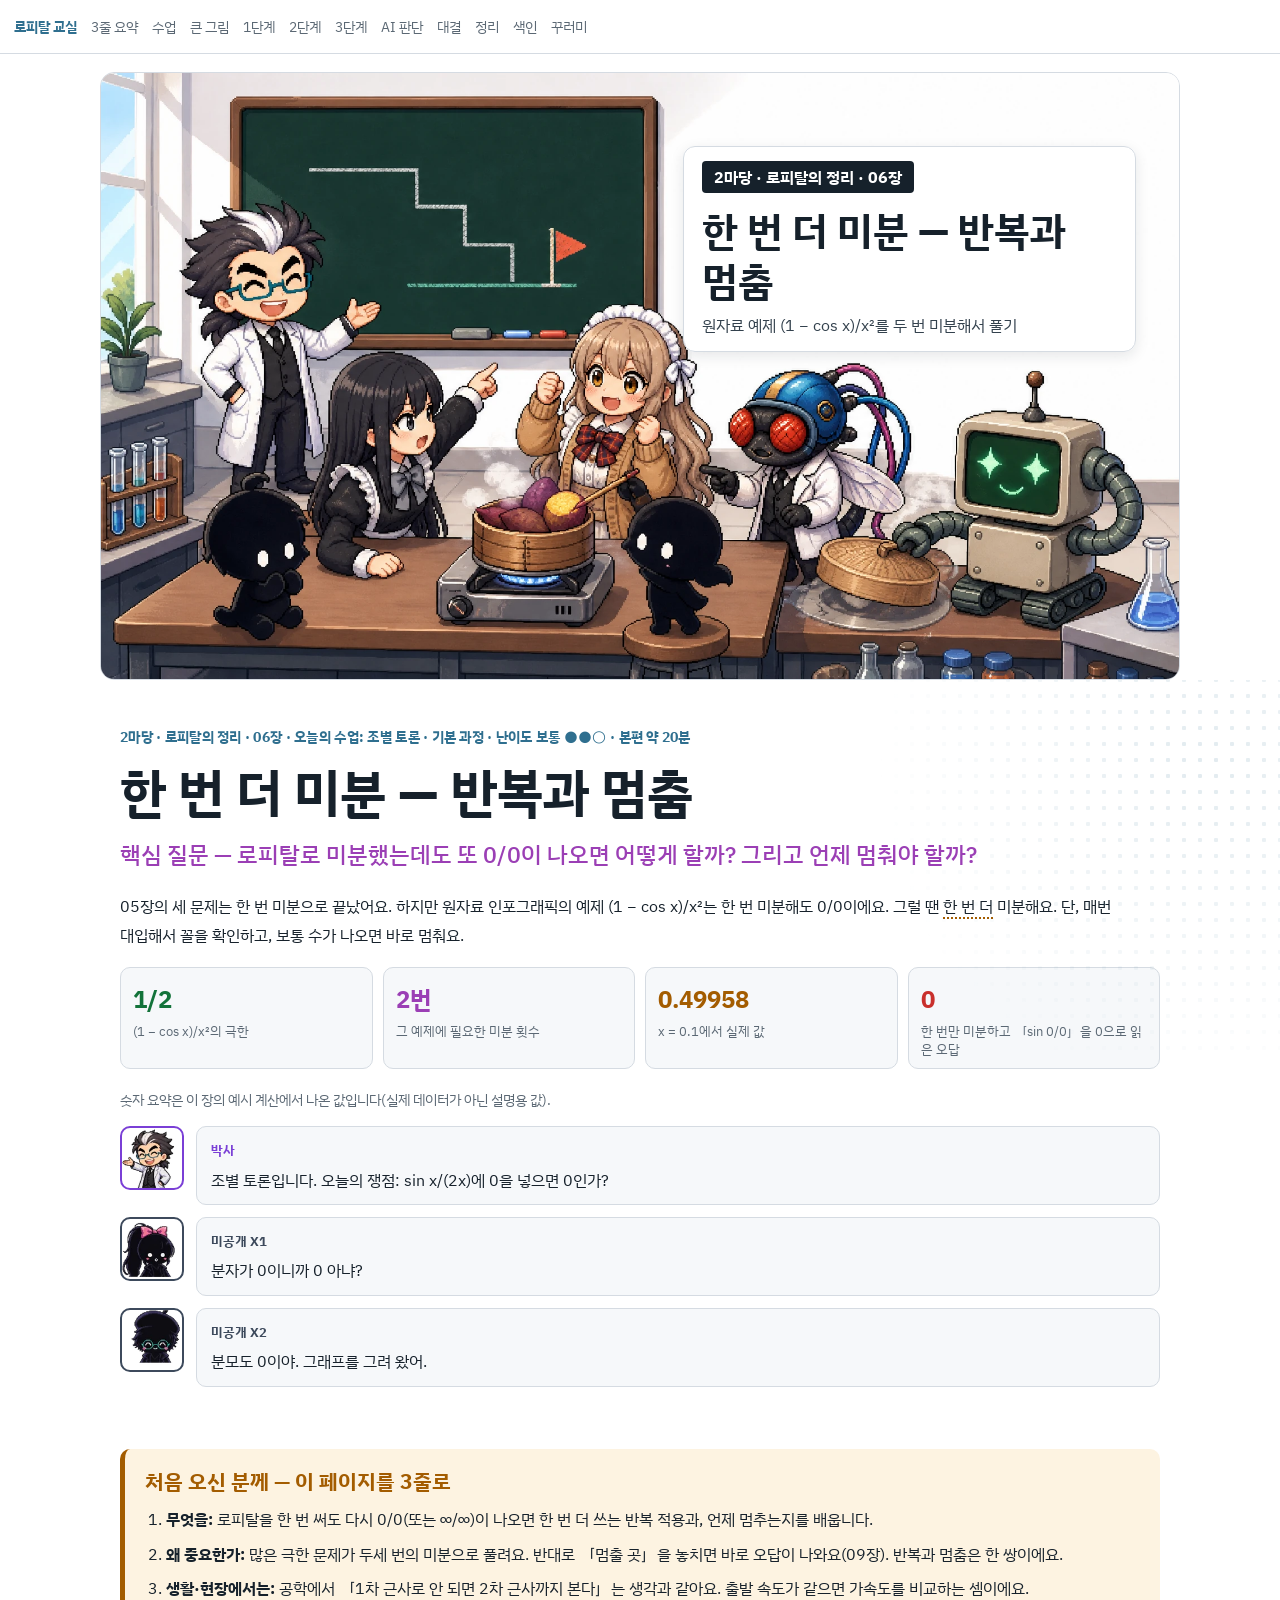
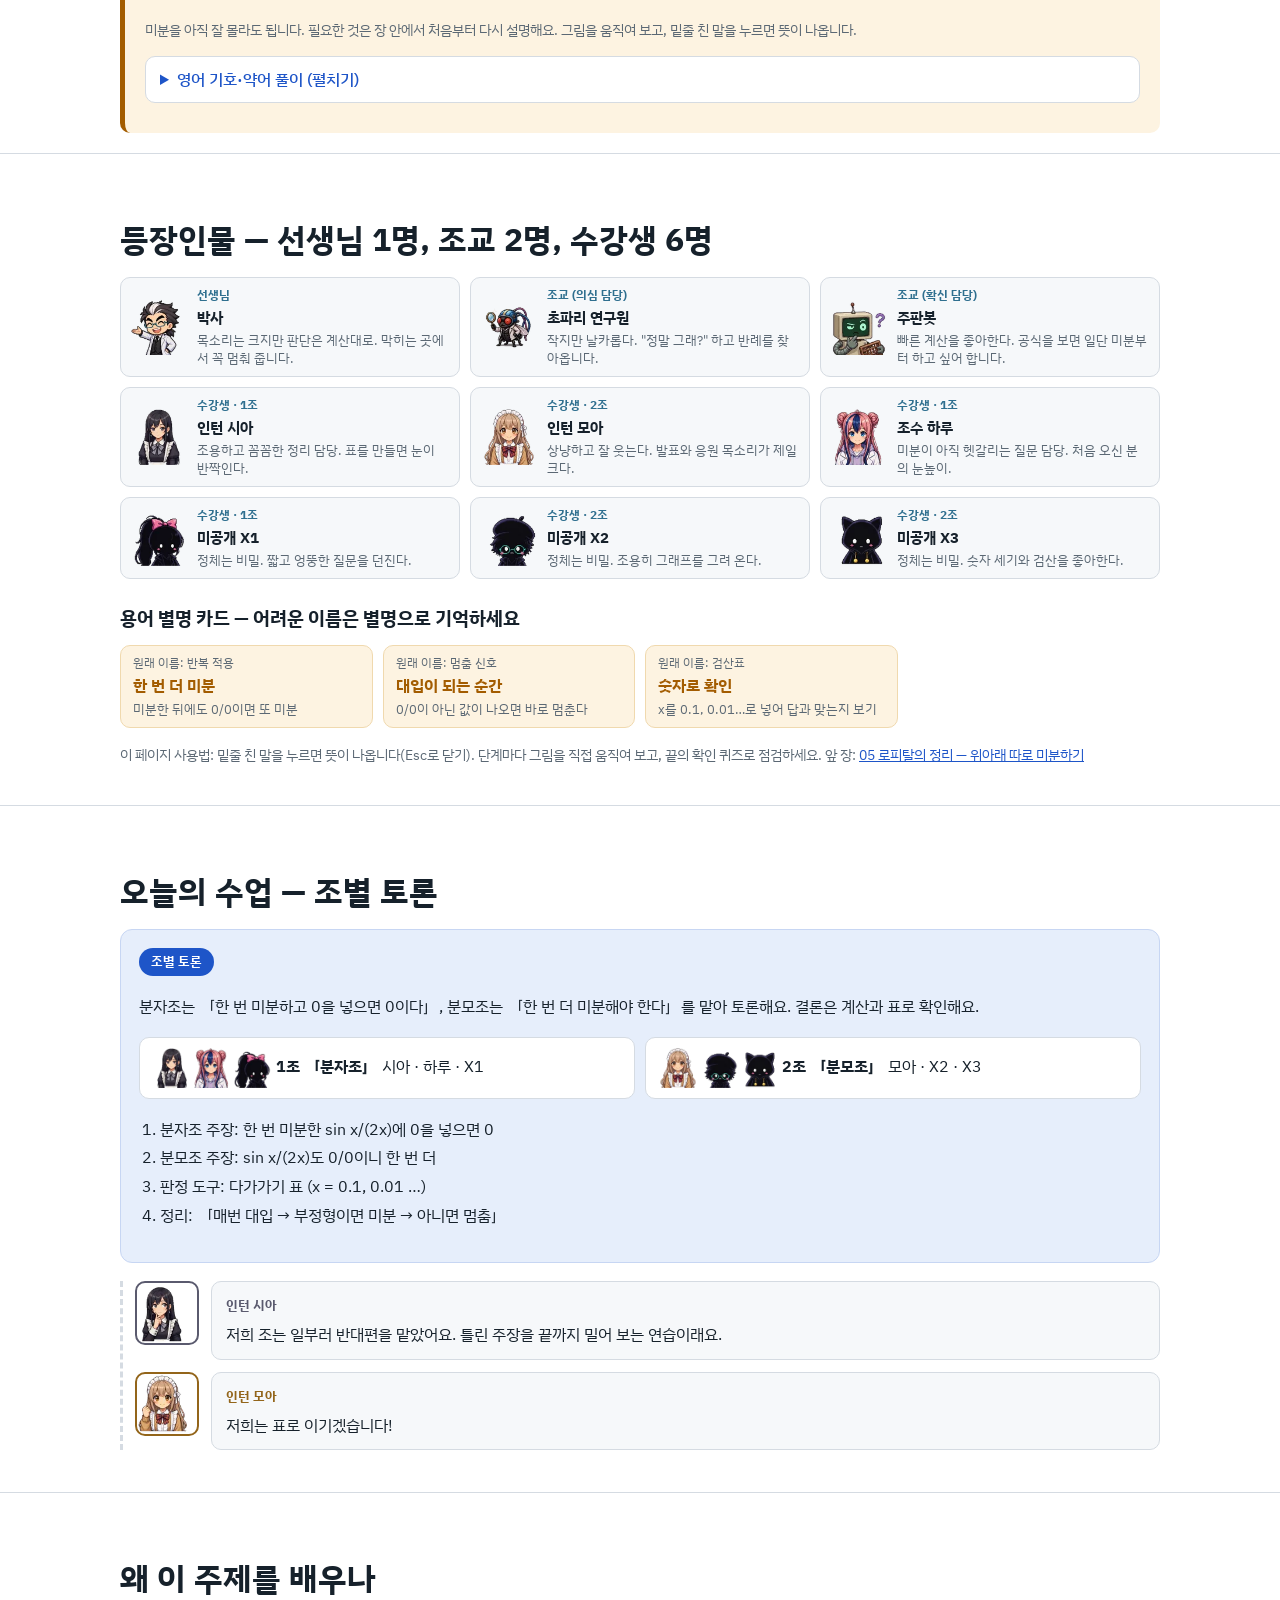
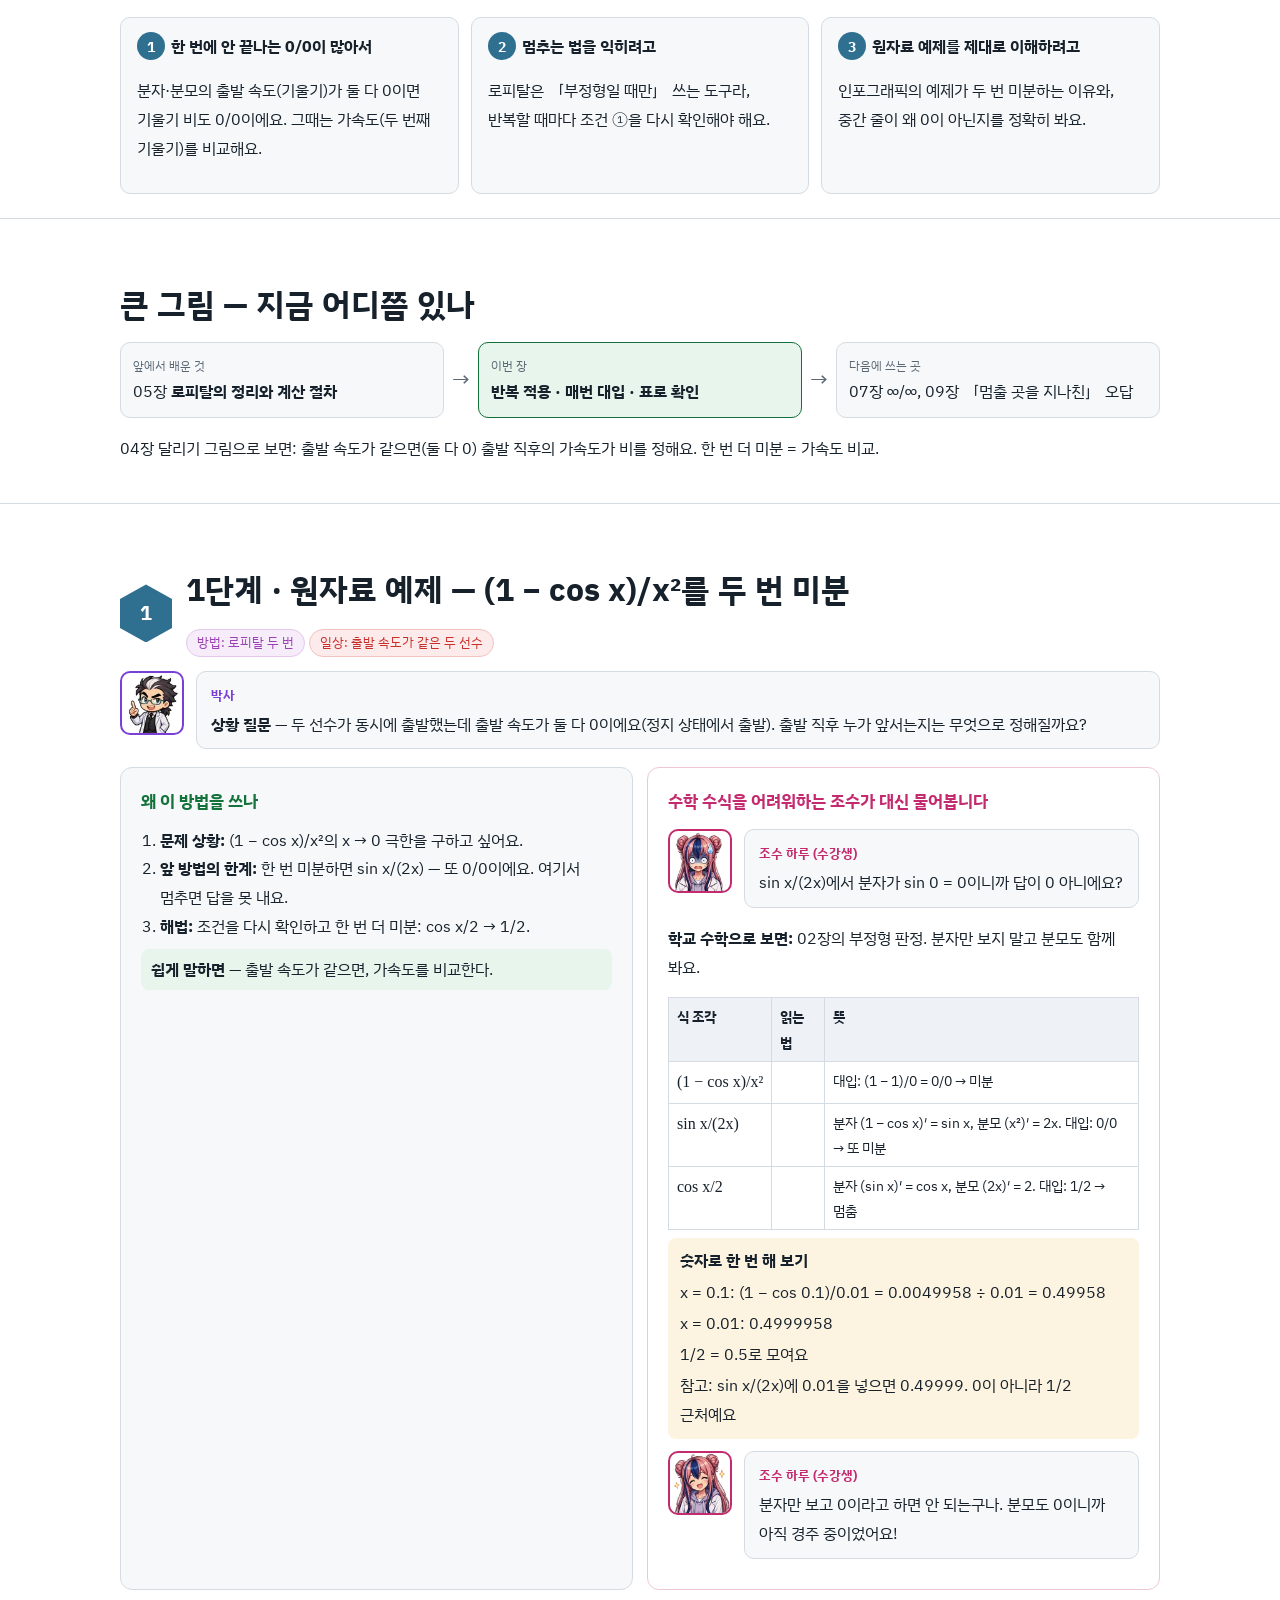
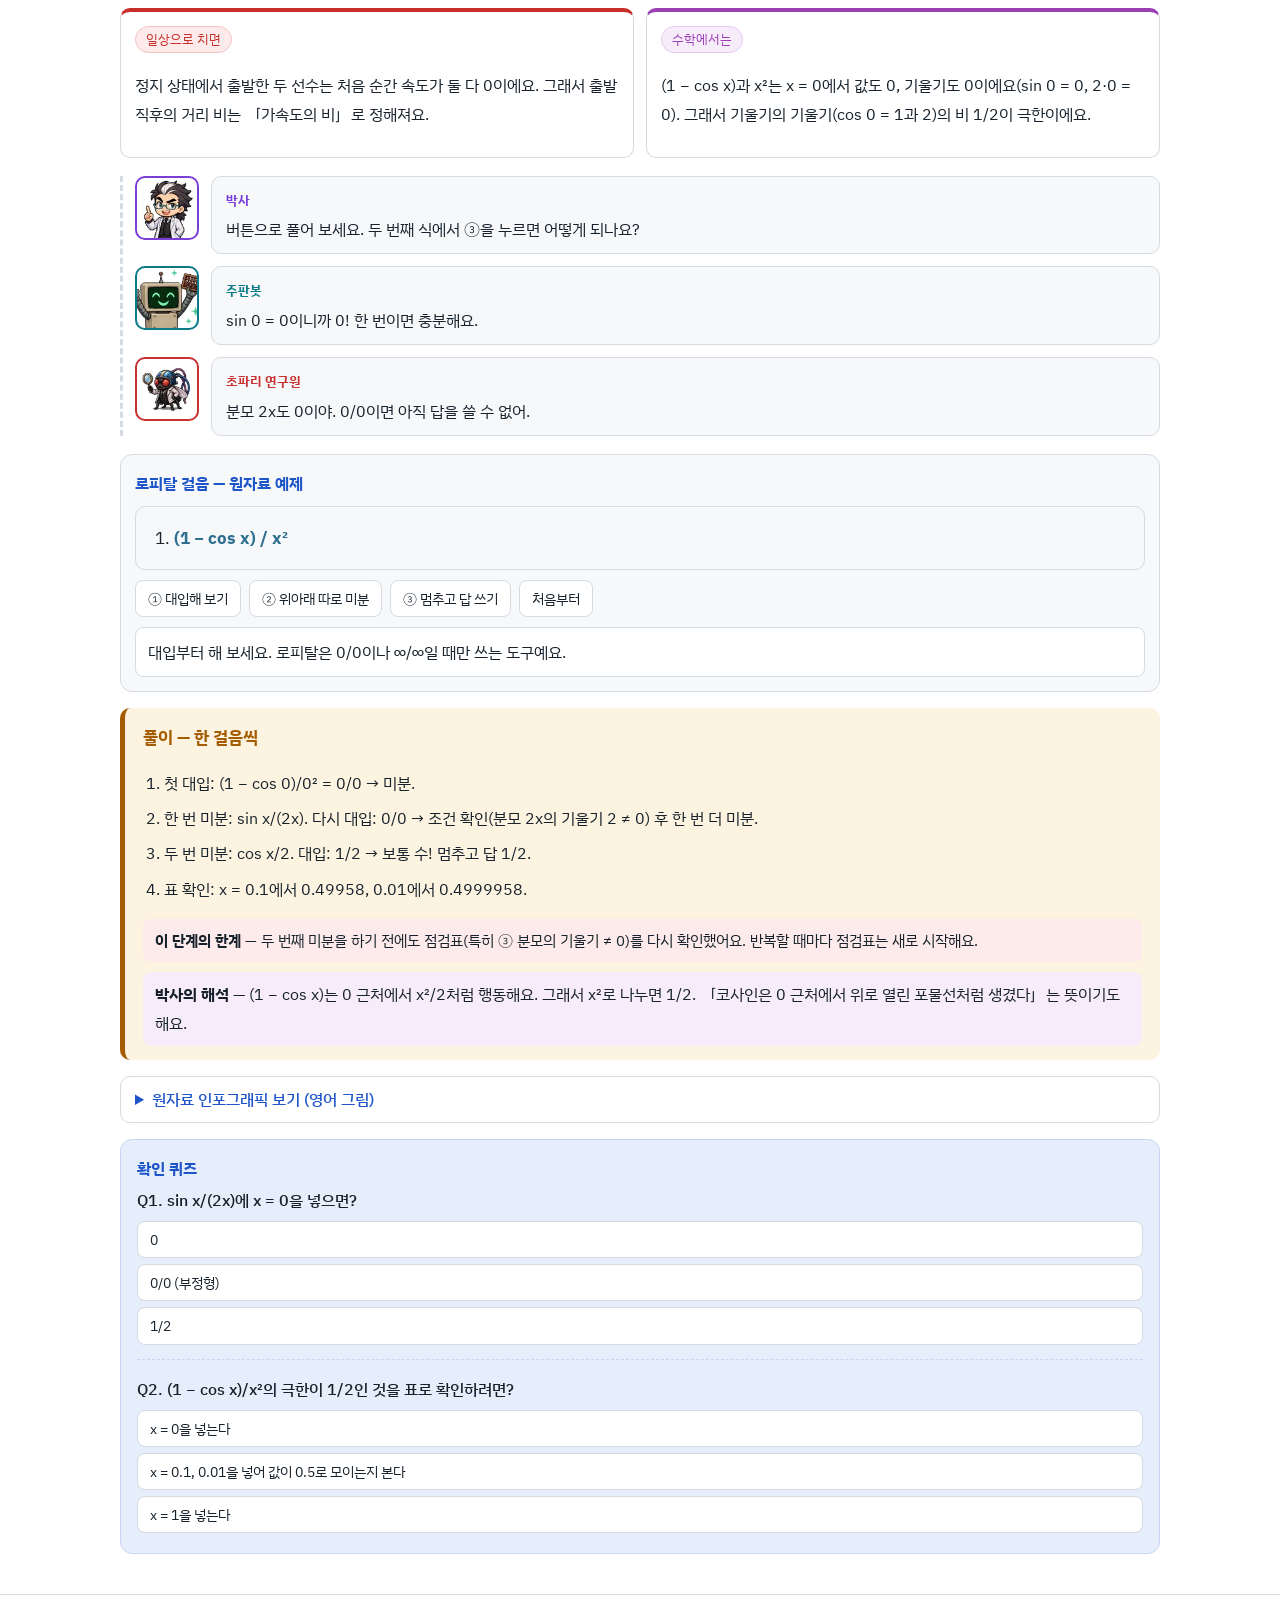
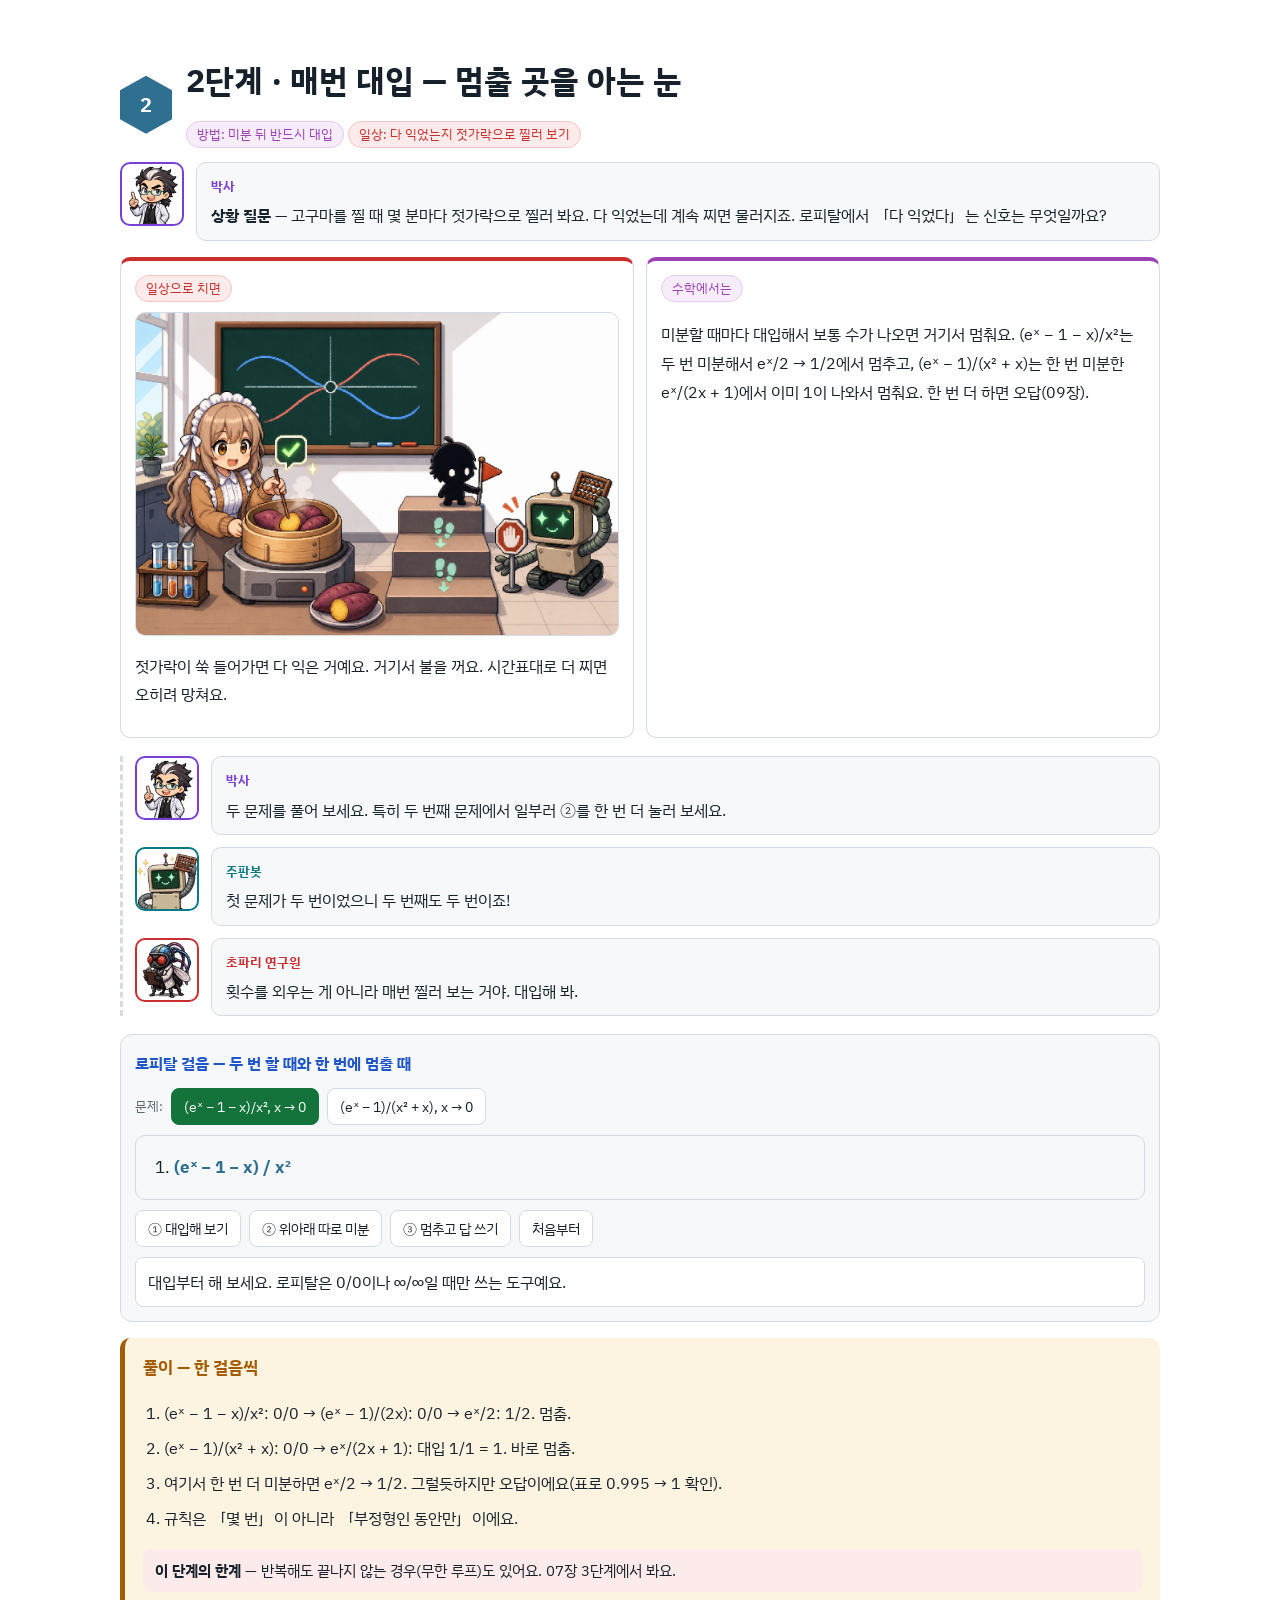
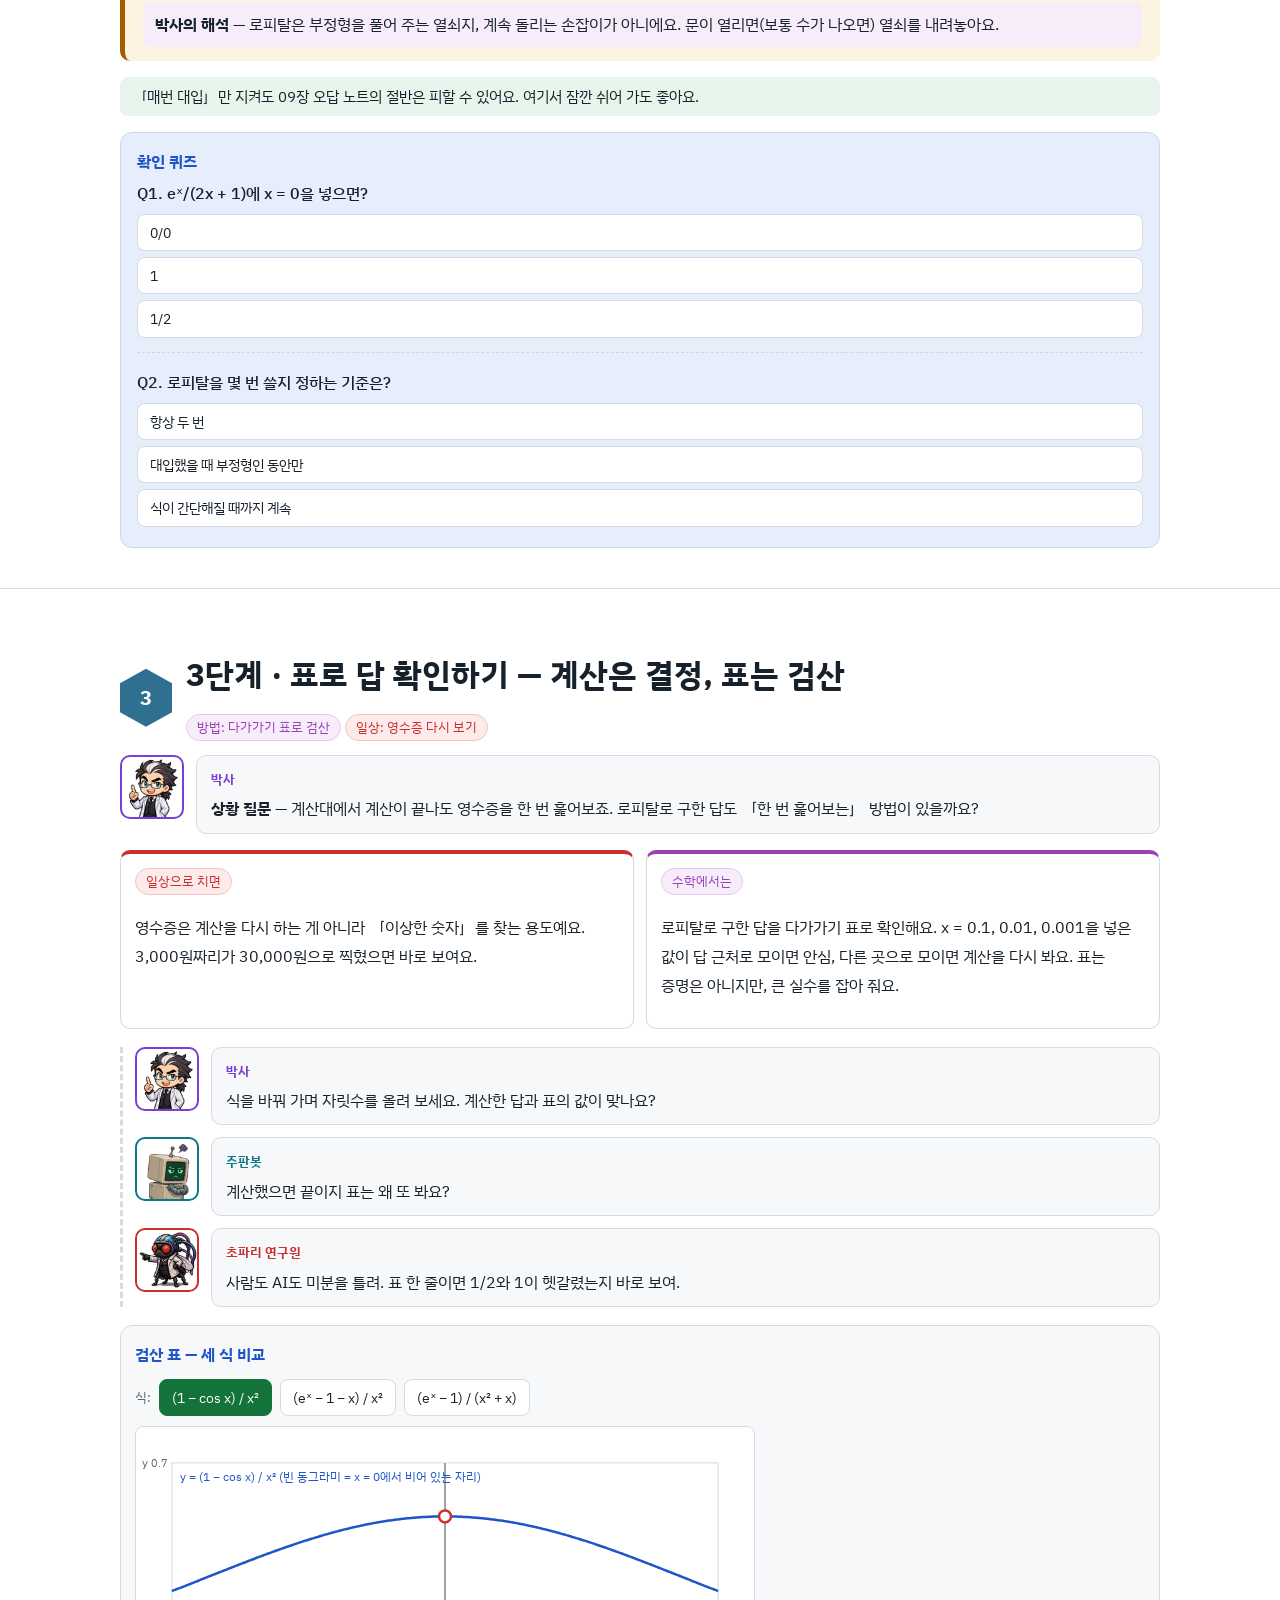
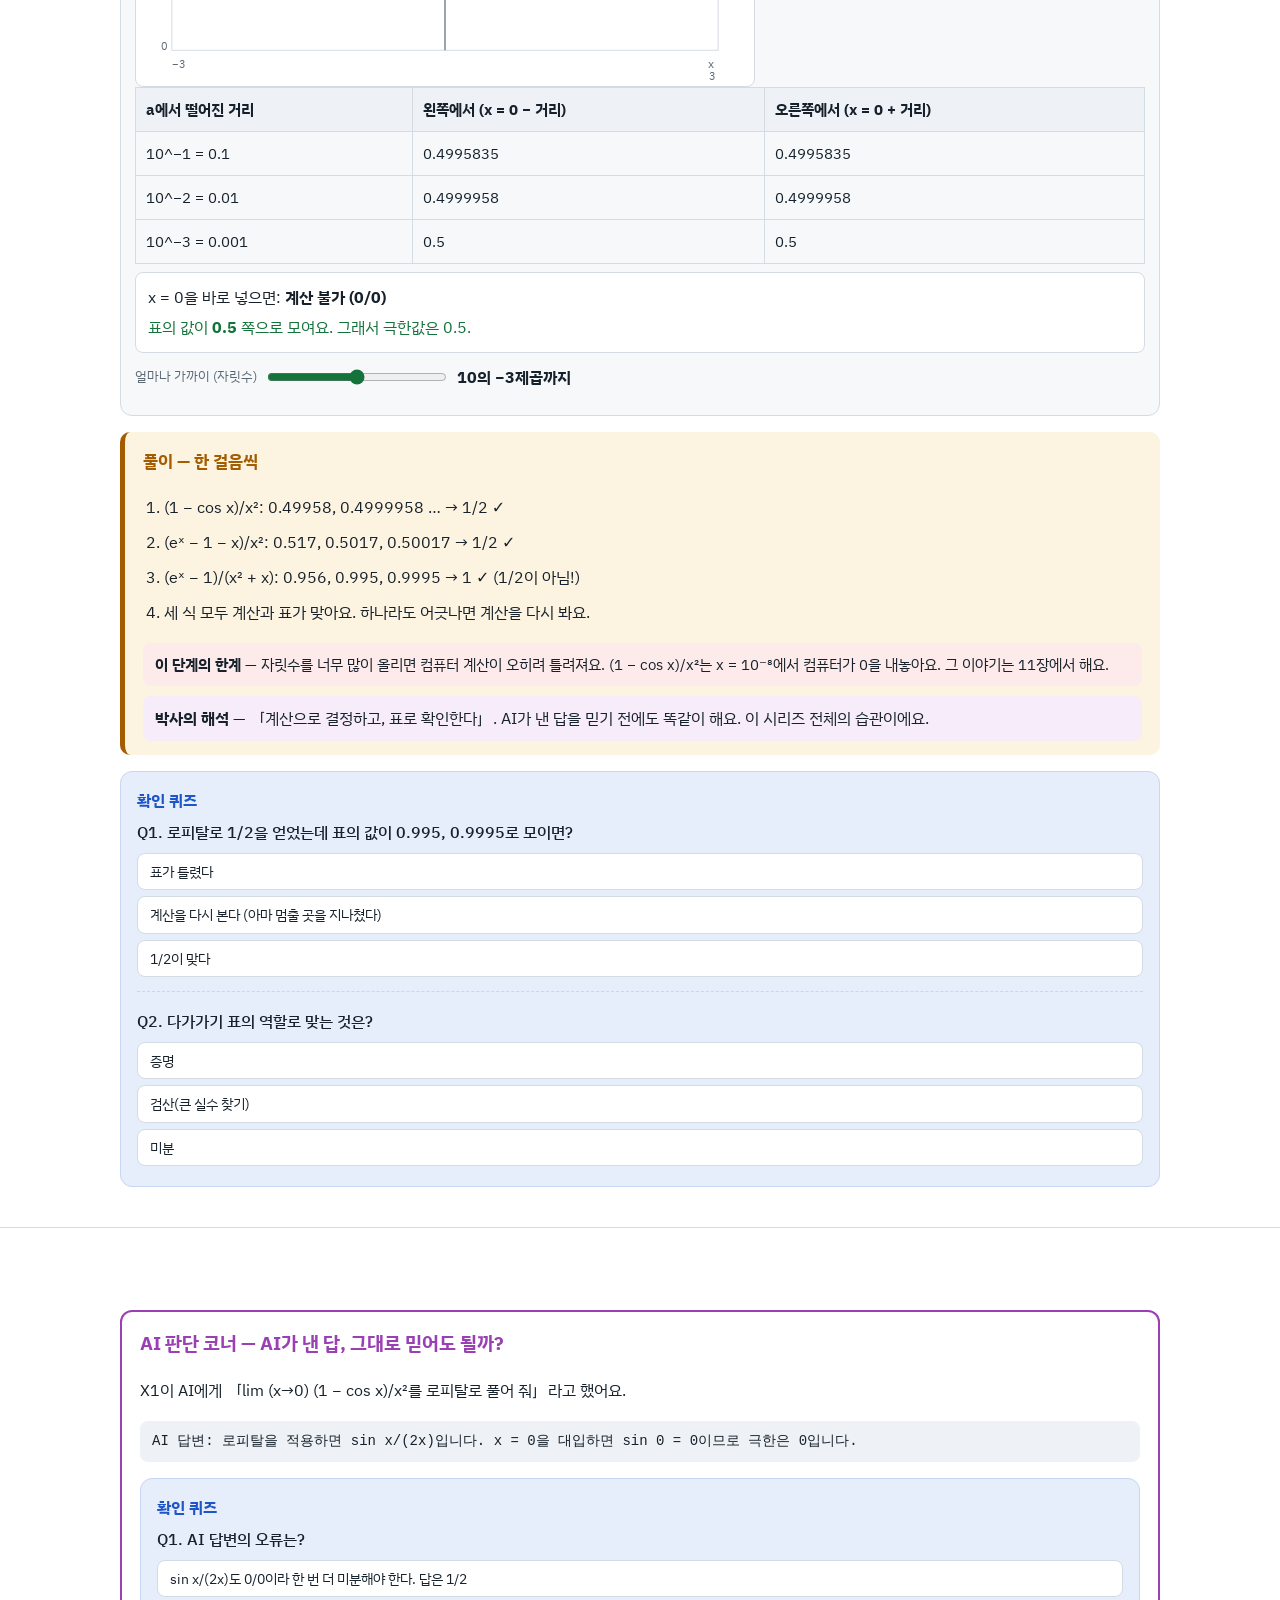
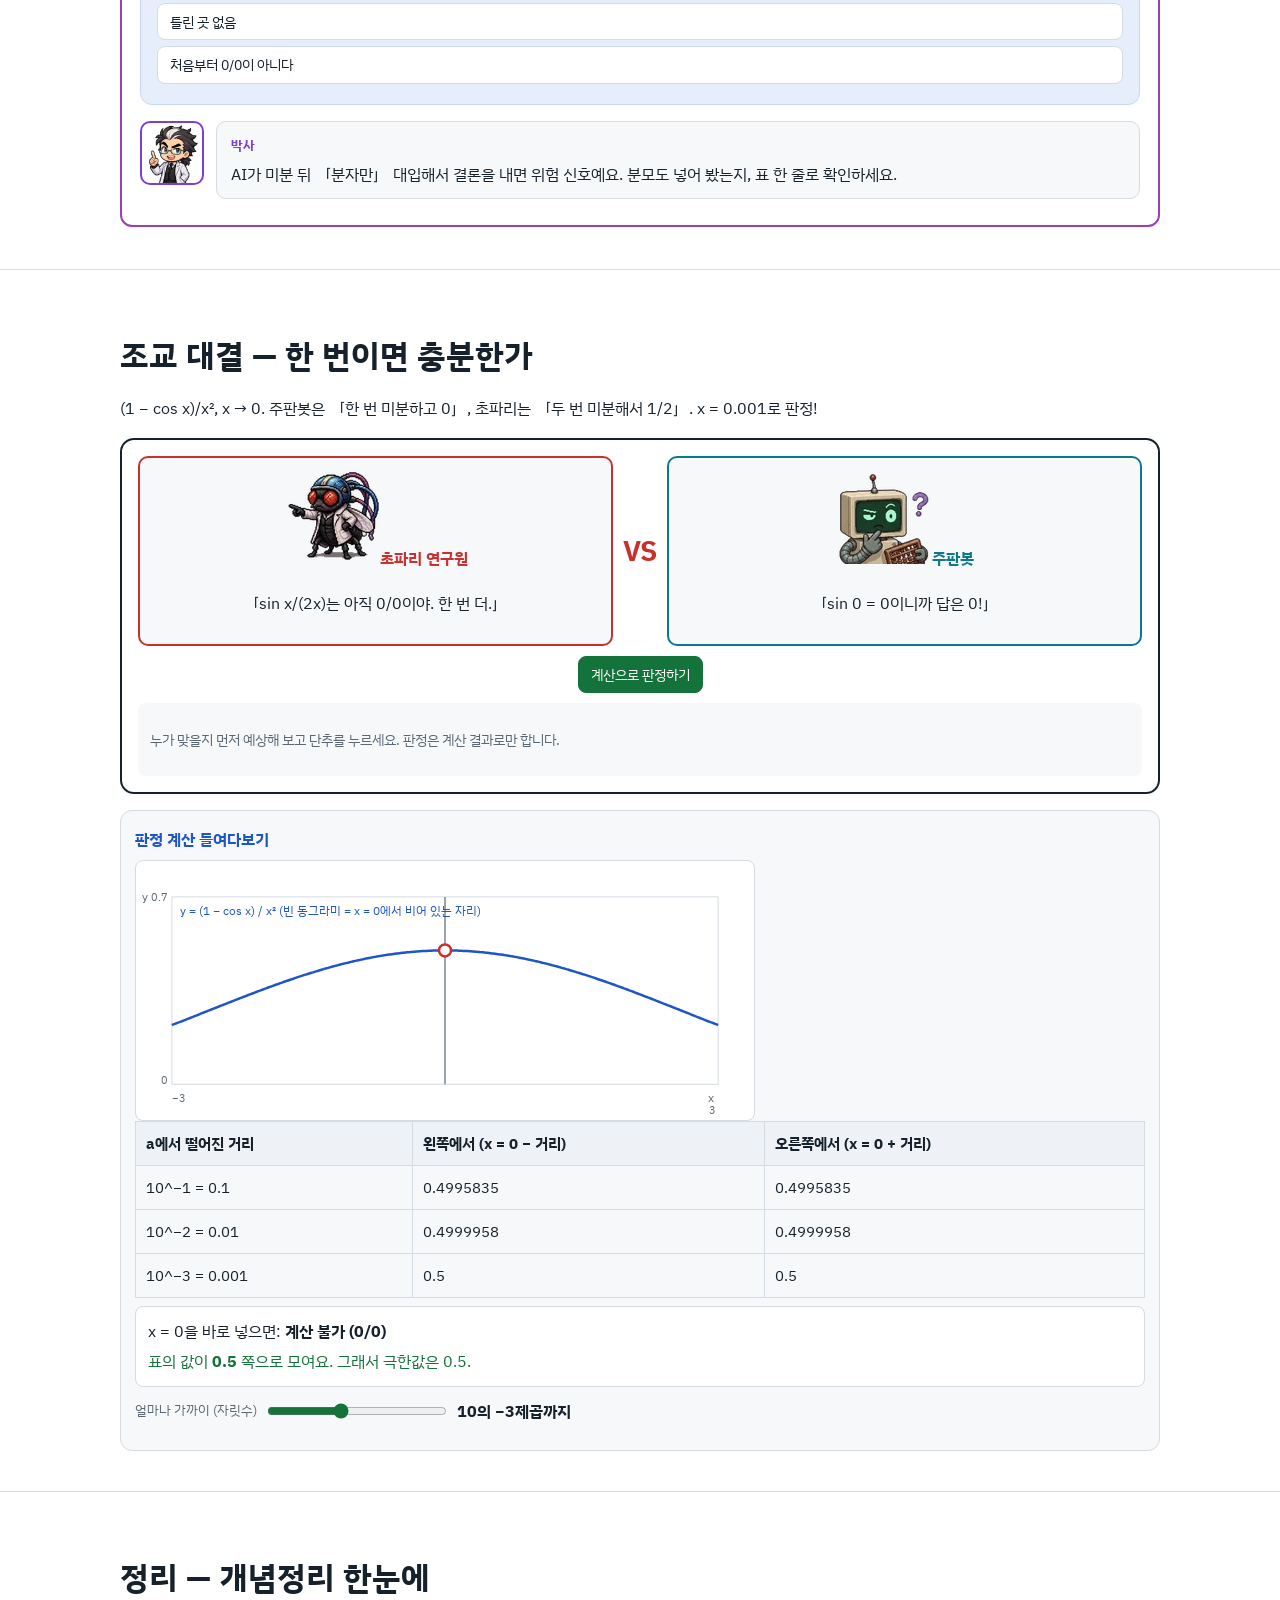
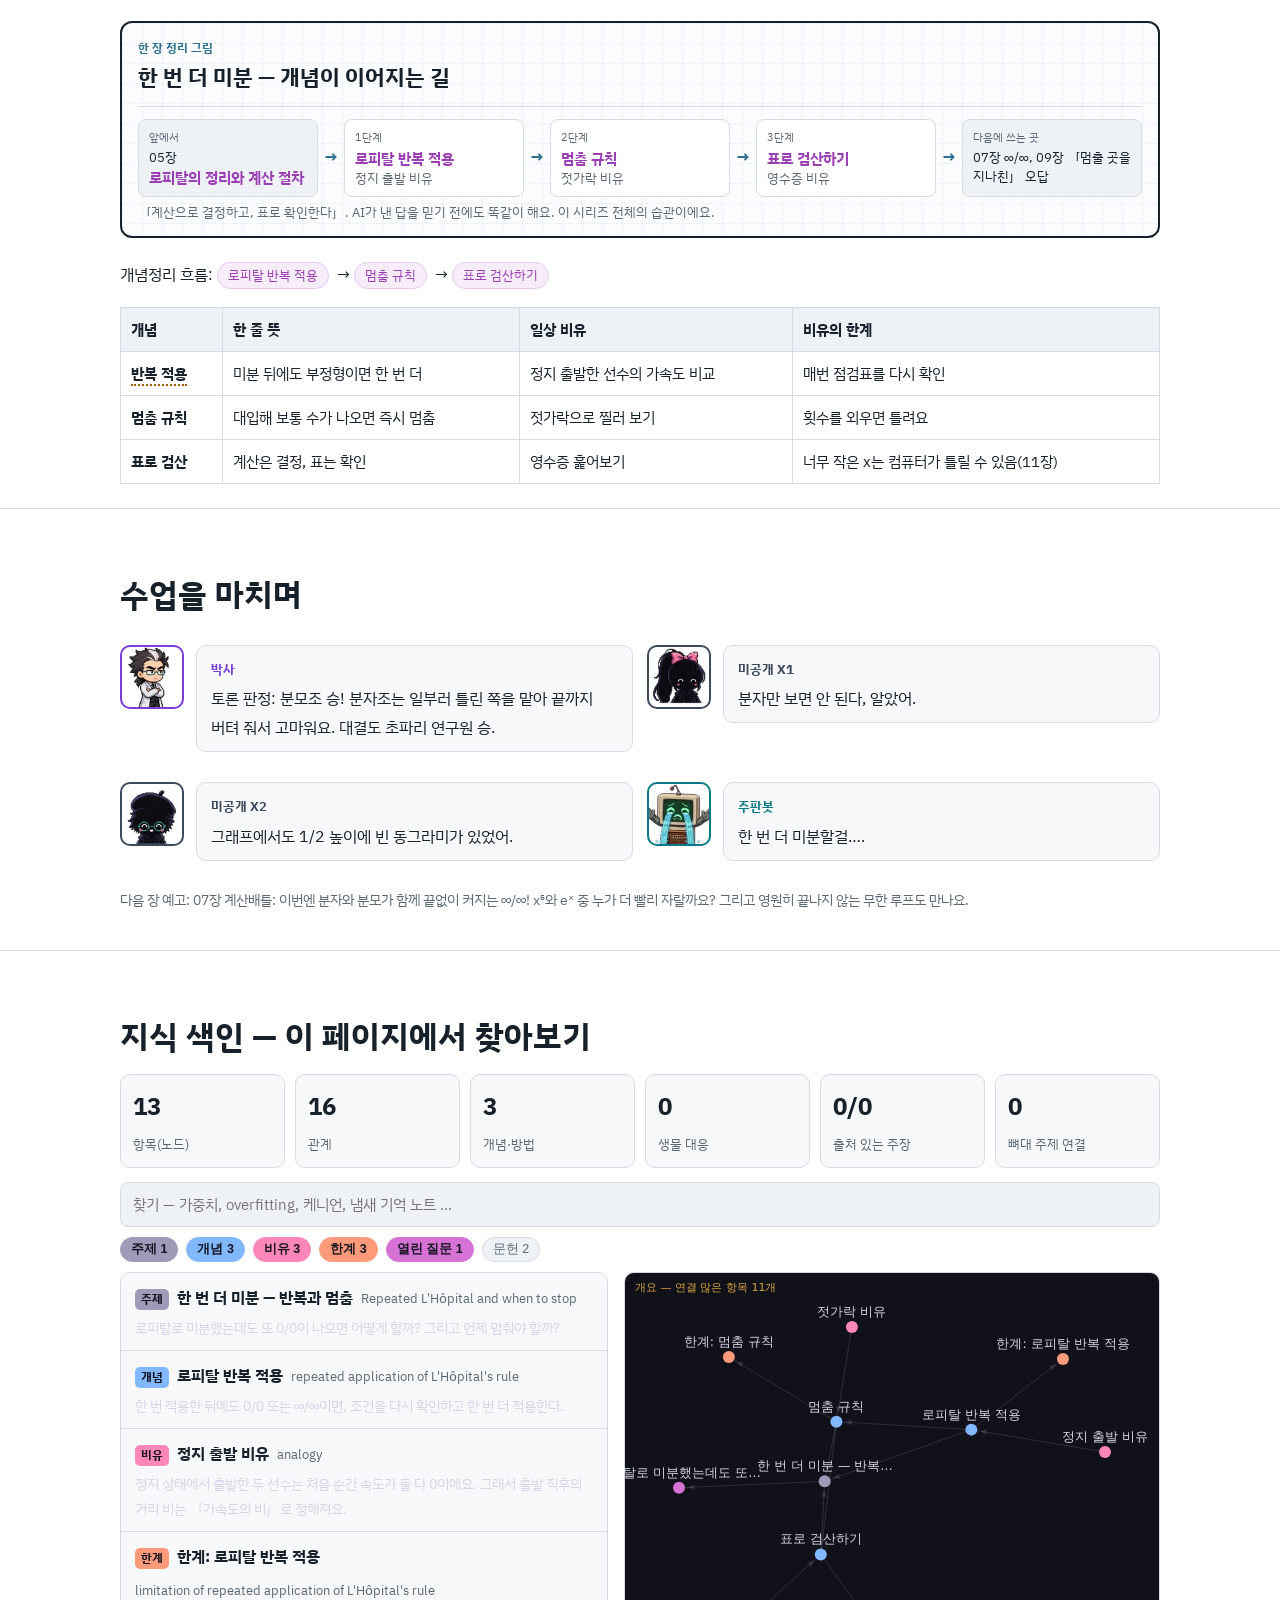
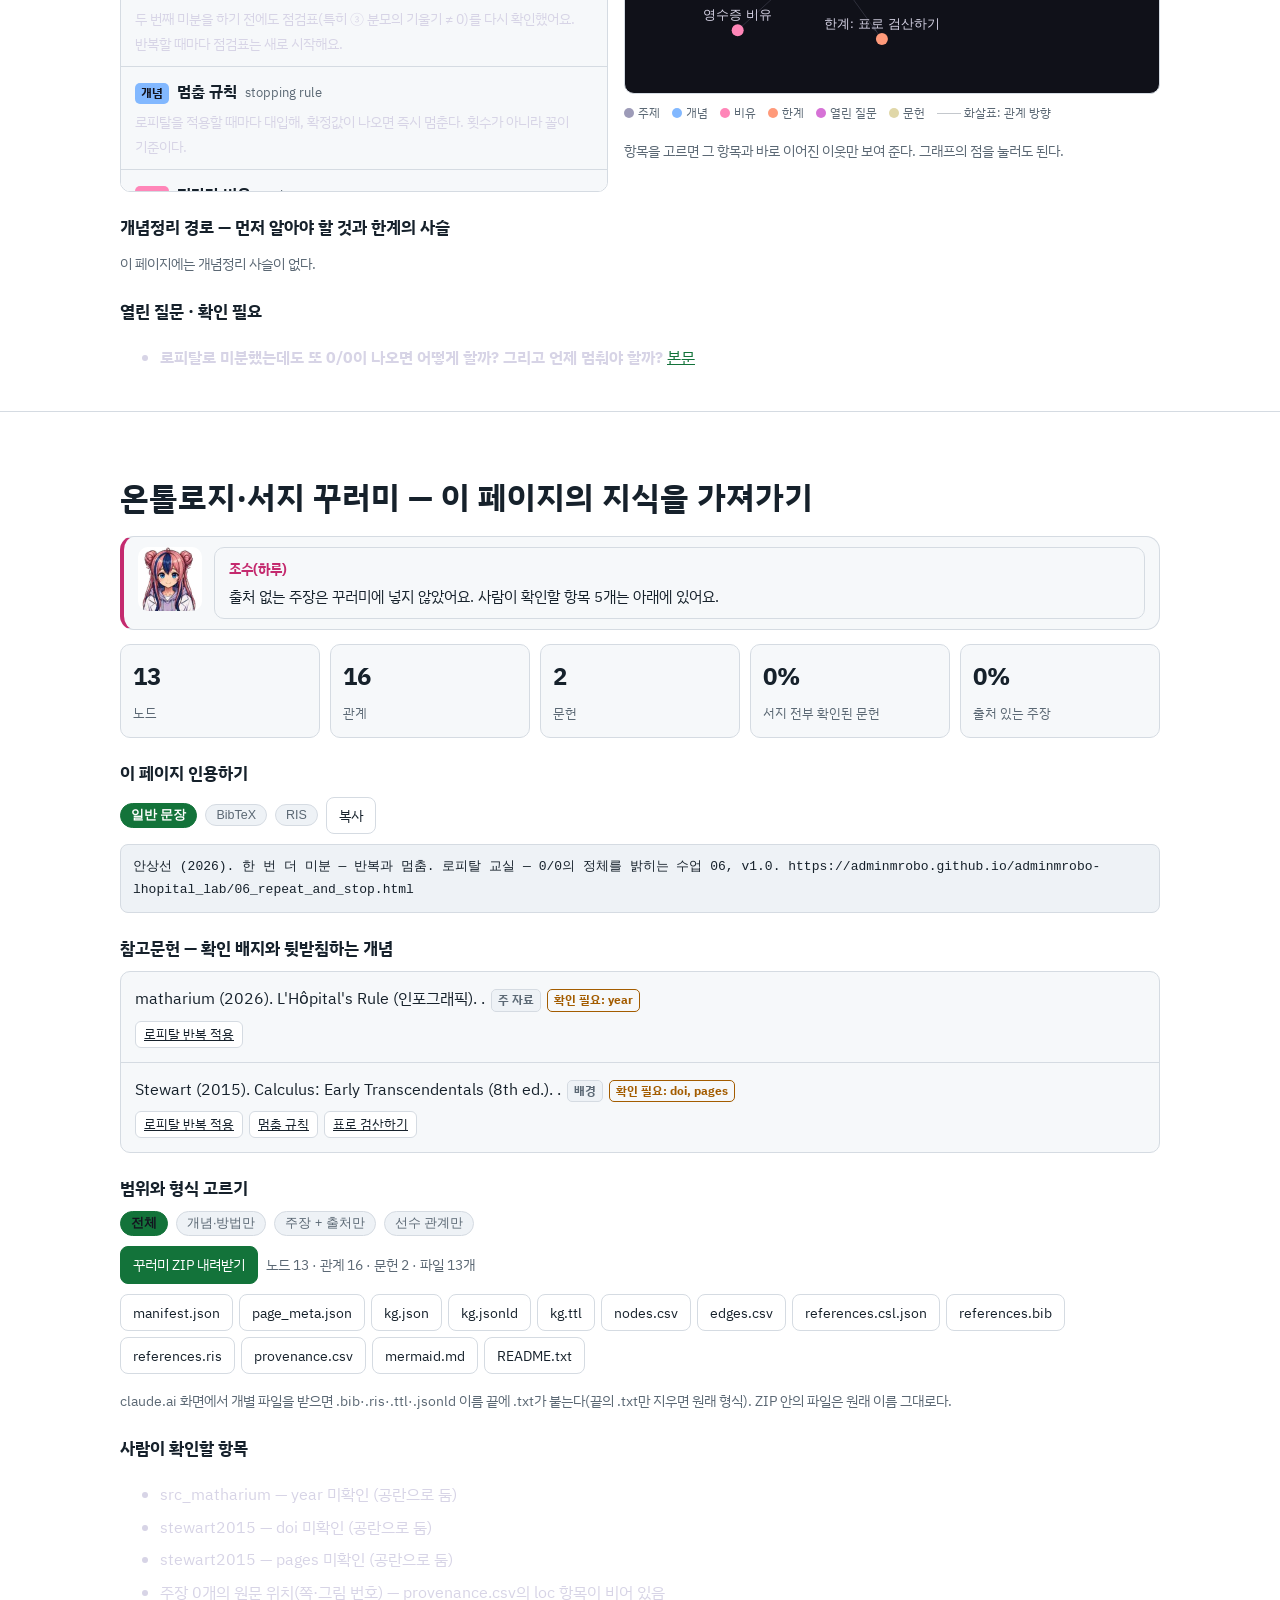
<file: 06_repeat_and_stop.html>
<!DOCTYPE html><html lang="ko"><head>
<meta charset="utf-8">
<meta name="viewport" content="width=device-width, initial-scale=1, viewport-fit=cover">
<title>06 한 번 더 미분 — 반복과 멈춤 — 로피탈 교실 — 0/0의 정체를 밝히는 수업</title>
<meta name="description" content="로피탈로 미분했는데도 또 0/0이 나오면 어떻게 할까? 그리고 언제 멈춰야 할까?">
<meta property="og:title" content="06 한 번 더 미분 — 반복과 멈춤 — 로피탈 교실 — 0/0의 정체를 밝히는 수업">
<meta property="og:description" content="로피탈로 미분했는데도 또 0/0이 나오면 어떻게 할까? 그리고 언제 멈춰야 할까?">
<meta property="og:type" content="article">
<meta property="og:image" content="img/og/og_06.webp">
<link rel="preconnect" href="https://fonts.googleapis.com"><link rel="preconnect" href="https://fonts.gstatic.com" crossorigin>
<link href="https://fonts.googleapis.com/css2?family=IBM+Plex+Sans+KR:wght@400;500;700&display=swap" rel="stylesheet">
<link rel="stylesheet" href="assets/lab.css">
<!-- px-fix v1 --><style id="px-fix">img{image-rendering:auto!important}</style><script id="px-fix-js">(function(){var R=window.ResizeObserver;function f(i){var n=i.naturalWidth,w=i.getBoundingClientRect().width;if(!n||!w)return;var s=w*(window.devicePixelRatio||1)/n;i.style.setProperty("image-rendering",s>=1.95?"pixelated":"auto","important")}var ro=R?new R(function(es){es.forEach(function(e){f(e.target)})}):null;function a(i){if(i.__px)return;i.__px=1;i.addEventListener("load",function(){f(i)});if(ro)ro.observe(i);f(i)}function all(r){(r||document).querySelectorAll&&(r||document).querySelectorAll("img").forEach(a)}function go(){all();if(window.MutationObserver)new MutationObserver(function(ms){ms.forEach(function(m){m.addedNodes.forEach(function(n){if(n.nodeType!==1)return;if(n.tagName==="IMG")a(n);else all(n)})})}).observe(document.documentElement,{childList:true,subtree:true});window.addEventListener("resize",function(){document.querySelectorAll("img").forEach(f)})}if(document.readyState==="loading")document.addEventListener("DOMContentLoaded",go);else go()})();</script><!-- /px-fix -->
</head><body>
<nav class="top" aria-label="이 페이지 목차"><a class="logo" href="index.html">로피탈 교실</a><a href="#three">3줄 요약</a><a href="#class">수업</a><a href="#map">큰 그림</a><a href="#lv1">1단계</a><a href="#lv2">2단계</a><a href="#lv3">3단계</a><a href="#ai">AI 판단</a><a href="#duel">대결</a><a href="#sum">정리</a><a href="#kg">색인</a><a href="#export">꾸러미</a></nav><div id="prog"></div>
<div class="cover has-img" id="top"><img class="cimg" src="img/cover/cover_06.webp" width="1920" height="1080" alt="한 번 더 미분 — 반복과 멈춤 표지 — 박사, 초파리 연구원, 주판봇, 미공개 X2"><div class="ctext"><span class="no">2마당 · 로피탈의 정리 · 06장</span><h1>한 번 더 미분 — 반복과 멈춤</h1><p>원자료 예제 (1 − cos x)/x²를 두 번 미분해서 풀기</p></div></div>
<header class="hero"><div class="wrap">
<div class="kicker">2마당 · 로피탈의 정리 · 06장 · 오늘의 수업: 조별 토론 · 기본 과정 · 난이도 보통 ●●○ · 본편 약 20분</div>
<h1>한 번 더 미분 — 반복과 멈춤</h1>
<p class="q">핵심 질문 — 로피탈로 미분했는데도 또 0/0이 나오면 어떻게 할까? 그리고 언제 멈춰야 할까?</p>
<p>05장의 세 문제는 한 번 미분으로 끝났어요. 하지만 원자료 인포그래픽의 예제 (1 − cos x)/x²는 한 번 미분해도 0/0이에요. 그럴 땐 <span class="jt" data-t="반복 적용" data-d="로피탈을 한 번 쓴 뒤에도 0/0 또는 ∞/∞이면, 조건을 다시 확인하고 한 번 더 쓰는 것.">한 번 더</span> 미분해요. 단, 매번 대입해서 꼴을 확인하고, 보통 수가 나오면 바로 멈춰요.</p>
<div class="kpis"><div class="kpi g"><b>1/2</b><span>(1 − cos x)/x²의 극한</span></div><div class="kpi m"><b>2번</b><span>그 예제에 필요한 미분 횟수</span></div><div class="kpi a"><b>0.49958</b><span>x = 0.1에서 실제 값</span></div><div class="kpi r"><b>0</b><span>한 번만 미분하고 「sin 0/0」을 0으로 읽은 오답</span></div></div>
<p class="note">숫자 요약은 이 장의 예시 계산에서 나온 값입니다(실제 데이터가 아닌 설명용 값).</p>
<div class="say" data-who="doc"><img class="who" data-who="doc" data-mood="front" alt="" aria-hidden="true"><div><b class="name">박사</b><p>조별 토론입니다. 오늘의 쟁점: sin x/(2x)에 0을 넣으면 0인가?</p></div></div><div class="say" data-who="x1"><img class="who" data-who="x1" data-mood="e04" alt="" aria-hidden="true"><div><b class="name">미공개 X1</b><p>분자가 0이니까 0 아냐?</p></div></div><div class="say" data-who="x2"><img class="who" data-who="x2" data-mood="e16" alt="" aria-hidden="true"><div><b class="name">미공개 X2</b><p>분모도 0이야. 그래프를 그려 왔어.</p></div></div>
</div></header>
<div class="wrap"><div class="three" id="three"><h2>처음 오신 분께 — 이 페이지를 3줄로</h2><ol>
<li><b>무엇을:</b> 로피탈을 한 번 써도 다시 0/0(또는 ∞/∞)이 나오면 한 번 더 쓰는 반복 적용과, 언제 멈추는지를 배웁니다.</li><li><b>왜 중요한가:</b> 많은 극한 문제가 두세 번의 미분으로 풀려요. 반대로 「멈출 곳」을 놓치면 바로 오답이 나와요(09장). 반복과 멈춤은 한 쌍이에요.</li><li><b>생활·현장에서는:</b> 공학에서 「1차 근사로 안 되면 2차 근사까지 본다」는 생각과 같아요. 출발 속도가 같으면 가속도를 비교하는 셈이에요.</li></ol>
<p class="note">미분을 아직 잘 몰라도 됩니다. 필요한 것은 장 안에서 처음부터 다시 설명해요. 그림을 움직여 보고, 밑줄 친 말을 누르면 뜻이 나옵니다.</p>
<details><summary>영어 기호·약어 풀이 (펼치기)</summary><ul><li><b>f″(x)</b> — 에프 투 프라임. 도함수를 한 번 더 미분한 것(이계도함수). 기울기의 기울기 = 가속도</li><li><b>(1 − cos x)/x²</b> — 원자료 인포그래픽 「Example」의 식</li></ul></details>
</div></div>
<section class="level" id="cast"><div class="wrap"><h2>등장인물 — 선생님 1명, 조교 2명, 수강생 6명</h2>
<div class="cast"><div><img class="" data-who="doc" data-mood="front" alt="" aria-hidden="true"><div><span class="role">선생님</span><b>박사</b><span>목소리는 크지만 판단은 계산대로. 막히는 곳에서 꼭 멈춰 줍니다.</span></div></div><div><img class="" data-who="fly" data-mood="magnify" alt="" aria-hidden="true"><div><span class="role">조교 (의심 담당)</span><b>초파리 연구원</b><span>작지만 날카롭다. &quot;정말 그래?&quot; 하고 반례를 찾아옵니다.</span></div></div><div><img class="" data-who="robo" data-mood="calc" alt="" aria-hidden="true"><div><span class="role">조교 (확신 담당)</span><b>주판봇</b><span>빠른 계산을 좋아한다. 공식을 보면 일단 미분부터 하고 싶어 합니다.</span></div></div><div><img class="" data-who="sia" data-mood="e13" alt="" aria-hidden="true"><div><span class="role">수강생 · 1조</span><b>인턴 시아</b><span>조용하고 꼼꼼한 정리 담당. 표를 만들면 눈이 반짝인다.</span></div></div><div><img class="" data-who="moa" data-mood="e13" alt="" aria-hidden="true"><div><span class="role">수강생 · 2조</span><b>인턴 모아</b><span>상냥하고 잘 웃는다. 발표와 응원 목소리가 제일 크다.</span></div></div><div><img class="" data-who="asst" data-mood="e13" alt="" aria-hidden="true"><div><span class="role">수강생 · 1조</span><b>조수 하루</b><span>미분이 아직 헷갈리는 질문 담당. 처음 오신 분의 눈높이.</span></div></div><div><img class="" data-who="x1" data-mood="e13" alt="" aria-hidden="true"><div><span class="role">수강생 · 1조</span><b>미공개 X1</b><span>정체는 비밀. 짧고 엉뚱한 질문을 던진다.</span></div></div><div><img class="" data-who="x2" data-mood="e13" alt="" aria-hidden="true"><div><span class="role">수강생 · 2조</span><b>미공개 X2</b><span>정체는 비밀. 조용히 그래프를 그려 온다.</span></div></div><div><img class="" data-who="x3" data-mood="e13" alt="" aria-hidden="true"><div><span class="role">수강생 · 2조</span><b>미공개 X3</b><span>정체는 비밀. 숫자 세기와 검산을 좋아한다.</span></div></div></div>
<h3>용어 별명 카드 — 어려운 이름은 별명으로 기억하세요</h3><div class="nick"><div><span class="role">원래 이름: 반복 적용</span><b>한 번 더 미분</b><span>미분한 뒤에도 0/0이면 또 미분</span></div><div><span class="role">원래 이름: 멈춤 신호</span><b>대입이 되는 순간</b><span>0/0이 아닌 값이 나오면 바로 멈춘다</span></div><div><span class="role">원래 이름: 검산표</span><b>숫자로 확인</b><span>x를 0.1, 0.01…로 넣어 답과 맞는지 보기</span></div></div>
<p class="note">이 페이지 사용법: 밑줄 친 말을 누르면 뜻이 나옵니다(Esc로 닫기). 단계마다 그림을 직접 움직여 보고, 끝의 확인 퀴즈로 점검하세요. 앞 장: <a href="05_lhopital_rule.html">05 로피탈의 정리 — 위아래 따로 미분하기</a></p>
</div></section>
<section class="level" id="class"><div class="wrap"><h2>오늘의 수업 — 조별 토론</h2>
<div class="klass"><span class="fmt">조별 토론</span><p>분자조는 「한 번 미분하고 0을 넣으면 0이다」, 분모조는 「한 번 더 미분해야 한다」를 맡아 토론해요. 결론은 계산과 표로 확인해요.</p><div class="groups"><div><img class="" data-who="sia" data-mood="e13" alt="" aria-hidden="true"><img class="" data-who="asst" data-mood="e13" alt="" aria-hidden="true"><img class="" data-who="x1" data-mood="e13" alt="" aria-hidden="true"> <b>1조 「분자조」</b> 시아 · 하루 · X1</div><div><img class="" data-who="moa" data-mood="e13" alt="" aria-hidden="true"><img class="" data-who="x2" data-mood="e13" alt="" aria-hidden="true"><img class="" data-who="x3" data-mood="e13" alt="" aria-hidden="true"> <b>2조 「분모조」</b> 모아 · X2 · X3</div></div><ol><li>분자조 주장: 한 번 미분한 sin x/(2x)에 0을 넣으면 0</li><li>분모조 주장: sin x/(2x)도 0/0이니 한 번 더</li><li>판정 도구: 다가가기 표 (x = 0.1, 0.01 …)</li><li>정리: 「매번 대입 → 부정형이면 미분 → 아니면 멈춤」</li></ol></div>
<div class="talk"><div class="say" data-who="sia"><img class="who" data-who="sia" data-mood="think" alt="" aria-hidden="true"><div><b class="name">인턴 시아</b><p>저희 조는 일부러 반대편을 맡았어요. 틀린 주장을 끝까지 밀어 보는 연습이래요.</p></div></div><div class="say" data-who="moa"><img class="who" data-who="moa" data-mood="cheer" alt="" aria-hidden="true"><div><b class="name">인턴 모아</b><p>저희는 표로 이기겠습니다!</p></div></div></div></div></section>
<section class="level" id="why"><div class="wrap"><h2>왜 이 주제를 배우나</h2><div class="steps"><div><b class="n">1</b><b>한 번에 안 끝나는 0/0이 많아서</b><p>분자·분모의 출발 속도(기울기)가 둘 다 0이면 기울기 비도 0/0이에요. 그때는 가속도(두 번째 기울기)를 비교해요.</p></div><div><b class="n">2</b><b>멈추는 법을 익히려고</b><p>로피탈은 「부정형일 때만」 쓰는 도구라, 반복할 때마다 조건 ①을 다시 확인해야 해요.</p></div><div><b class="n">3</b><b>원자료 예제를 제대로 이해하려고</b><p>인포그래픽의 예제가 두 번 미분하는 이유와, 중간 줄이 왜 0이 아닌지를 정확히 봐요.</p></div></div></div></section>
<section class="level" id="map"><div class="wrap"><h2>큰 그림 — 지금 어디쯤 있나</h2>
<div class="map3"><div><small>앞에서 배운 것</small>05장 <b>로피탈의 정리와 계산 절차</b></div><i aria-hidden="true">→</i><div class="now"><small>이번 장</small><b>반복 적용 · 매번 대입 · 표로 확인</b></div><i aria-hidden="true">→</i><div><small>다음에 쓰는 곳</small>07장 ∞/∞, 09장 「멈출 곳을 지나친」 오답</div></div>
<p>04장 달리기 그림으로 보면: 출발 속도가 같으면(둘 다 0) 출발 직후의 가속도가 비를 정해요. 한 번 더 미분 = 가속도 비교.</p></div></section>
<section class="level" id="lv1"><div class="wrap"><div class="lvhead"><div class="hex" aria-hidden="true">1</div><div><h2>1단계 · 원자료 예제 — (1 − cos x)/x²를 두 번 미분</h2><span class="tag nn">방법: 로피탈 두 번</span><span class="tag fly">일상: 출발 속도가 같은 두 선수</span></div></div><div class="say" data-who="doc"><img class="who" data-who="doc" data-mood="board" alt="" aria-hidden="true"><div><b class="name">박사</b><p><b>상황 질문</b> — 두 선수가 동시에 출발했는데 출발 속도가 둘 다 0이에요(정지 상태에서 출발). 출발 직후 누가 앞서는지는 무엇으로 정해질까요?</p></div></div><div class="twobox"><div class="whybox"><h3>왜 이 방법을 쓰나</h3><ol><li><b>문제 상황:</b> (1 − cos x)/x²의 x → 0 극한을 구하고 싶어요.</li><li><b>앞 방법의 한계:</b> 한 번 미분하면 sin x/(2x) — 또 0/0이에요. 여기서 멈추면 답을 못 내요.</li><li><b>해법:</b> 조건을 다시 확인하고 한 번 더 미분: cos x/2 → 1/2.</li></ol><div class="easy"><b>쉽게 말하면</b> — 출발 속도가 같으면, 가속도를 비교한다.</div></div><div class="mathbox"><h3>수학 수식을 어려워하는 조수가 대신 물어봅니다</h3><div class="say" data-who="asst"><img class="who" data-who="asst" data-mood="shock" alt="" aria-hidden="true"><div><b class="name">조수 하루 (수강생)</b><p>sin x/(2x)에서 분자가 sin 0 = 0이니까 답이 0 아니에요?</p></div></div><p><b>학교 수학으로 보면:</b> 02장의 부정형 판정. 분자만 보지 말고 분모도 함께 봐요.</p><table class="sym"><thead><tr><th>식 조각</th><th>읽는 법</th><th>뜻</th></tr></thead><tbody><tr><td>(1 − cos x)/x²</td><td></td><td>대입: (1 − 1)/0 = 0/0 → 미분</td></tr><tr><td>sin x/(2x)</td><td></td><td>분자 (1 − cos x)′ = sin x, 분모 (x²)′ = 2x. 대입: 0/0 → 또 미분</td></tr><tr><td>cos x/2</td><td></td><td>분자 (sin x)′ = cos x, 분모 (2x)′ = 2. 대입: 1/2 → 멈춤</td></tr></tbody></table><div class="tryit"><b>숫자로 한 번 해 보기</b><p>x = 0.1: (1 − cos 0.1)/0.01 = 0.0049958 ÷ 0.01 = 0.49958</p><p>x = 0.01: 0.4999958</p><p>1/2 = 0.5로 모여요</p><p>참고: sin x/(2x)에 0.01을 넣으면 0.49999. 0이 아니라 1/2 근처예요</p></div><div class="say" data-who="asst"><img class="who" data-who="asst" data-mood="spark" alt="" aria-hidden="true"><div><b class="name">조수 하루 (수강생)</b><p>분자만 보고 0이라고 하면 안 되는구나. 분모도 0이니까 아직 경주 중이었어요!</p></div></div></div></div><div class="pair"><div><span class="tag fly">일상으로 치면</span><p>정지 상태에서 출발한 두 선수는 처음 순간 속도가 둘 다 0이에요. 그래서 출발 직후의 거리 비는 「가속도의 비」로 정해져요.</p></div><div><span class="tag nn">수학에서는</span><p>(1 − cos x)과 x²는 x = 0에서 값도 0, 기울기도 0이에요(sin 0 = 0, 2·0 = 0). 그래서 기울기의 기울기(cos 0 = 1과 2)의 비 1/2이 극한이에요.</p></div></div><div class="talk"><div class="say" data-who="doc"><img class="who" data-who="doc" data-mood="board" alt="" aria-hidden="true"><div><b class="name">박사</b><p>버튼으로 풀어 보세요. 두 번째 식에서 ③을 누르면 어떻게 되나요?</p></div></div><div class="say" data-who="robo"><img class="who" data-who="robo" data-mood="happy" alt="" aria-hidden="true"><div><b class="name">주판봇</b><p>sin 0 = 0이니까 0! 한 번이면 충분해요.</p></div></div><div class="say" data-who="fly"><img class="who" data-who="fly" data-mood="magnify" alt="" aria-hidden="true"><div><b class="name">초파리 연구원</b><p>분모 2x도 0이야. 0/0이면 아직 답을 쓸 수 없어.</p></div></div></div><div class="panel"><div class="ptitle">로피탈 걸음 — 원자료 예제</div><div data-w="lh" data-o="{&quot;keys&quot;: [&quot;cos2&quot;]}"></div></div><div class="explain"><h3>풀이 — 한 걸음씩</h3><ol><li>첫 대입: (1 − cos 0)/0² = 0/0 → 미분.</li><li>한 번 미분: sin x/(2x). 다시 대입: 0/0 → 조건 확인(분모 2x의 기울기 2 ≠ 0) 후 한 번 더 미분.</li><li>두 번 미분: cos x/2. 대입: 1/2 → 보통 수! 멈추고 답 1/2.</li><li>표 확인: x = 0.1에서 0.49958, 0.01에서 0.4999958.</li></ol><div class="lim"><b>이 단계의 한계</b> — 두 번째 미분을 하기 전에도 점검표(특히 ③ 분모의 기울기 ≠ 0)를 다시 확인했어요. 반복할 때마다 점검표는 새로 시작해요.</div><div class="interp"><b>박사의 해석</b> — (1 − cos x)는 0 근처에서 x²/2처럼 행동해요. 그래서 x²로 나누면 1/2. 「코사인은 0 근처에서 위로 열린 포물선처럼 생겼다」는 뜻이기도 해요.</div></div><details><summary>원자료 인포그래픽 보기 (영어 그림)</summary><p class="note">원자료 matharium 「L'Hôpital's Rule」의 「Example」: (1 − cos x)/x² = sin x/(2x) = cos x/2 → 1/2.</p><img loading="lazy" src="img/source/src01.webp" width="1122" height="1402" alt="로피탈 규칙 인포그래픽 예제 상자" style="max-width:560px;width:100%"></details><div class="quiz" data-quiz="q1"></div></div></section>
<section class="level" id="lv2"><div class="wrap"><div class="lvhead"><div class="hex" aria-hidden="true">2</div><div><h2>2단계 · 매번 대입 — 멈출 곳을 아는 눈</h2><span class="tag nn">방법: 미분 뒤 반드시 대입</span><span class="tag fly">일상: 다 익었는지 젓가락으로 찔러 보기</span></div></div><div class="say" data-who="doc"><img class="who" data-who="doc" data-mood="board" alt="" aria-hidden="true"><div><b class="name">박사</b><p><b>상황 질문</b> — 고구마를 찔 때 몇 분마다 젓가락으로 찔러 봐요. 다 익었는데 계속 찌면 물러지죠. 로피탈에서 「다 익었다」는 신호는 무엇일까요?</p></div></div><div class="pair"><div><span class="tag fly">일상으로 치면</span><img class="scene" loading="lazy" src="img/scene/scene_06_lv2.webp" width="1200" height="800" alt="젓가락 비유 장면 그림"><p>젓가락이 쑥 들어가면 다 익은 거예요. 거기서 불을 꺼요. 시간표대로 더 찌면 오히려 망쳐요.</p></div><div><span class="tag nn">수학에서는</span><p>미분할 때마다 대입해서 보통 수가 나오면 거기서 멈춰요. (eˣ − 1 − x)/x²는 두 번 미분해서 eˣ/2 → 1/2에서 멈추고, (eˣ − 1)/(x² + x)는 한 번 미분한 eˣ/(2x + 1)에서 이미 1이 나와서 멈춰요. 한 번 더 하면 오답(09장).</p></div></div><div class="talk"><div class="say" data-who="doc"><img class="who" data-who="doc" data-mood="board" alt="" aria-hidden="true"><div><b class="name">박사</b><p>두 문제를 풀어 보세요. 특히 두 번째 문제에서 일부러 ②를 한 번 더 눌러 보세요.</p></div></div><div class="say" data-who="robo"><img class="who" data-who="robo" data-mood="coin" alt="" aria-hidden="true"><div><b class="name">주판봇</b><p>첫 문제가 두 번이었으니 두 번째도 두 번이죠!</p></div></div><div class="say" data-who="fly"><img class="who" data-who="fly" data-mood="clip" alt="" aria-hidden="true"><div><b class="name">초파리 연구원</b><p>횟수를 외우는 게 아니라 매번 찔러 보는 거야. 대입해 봐.</p></div></div></div><div class="panel"><div class="ptitle">로피탈 걸음 — 두 번 할 때와 한 번에 멈출 때</div><div data-w="lh" data-o="{&quot;keys&quot;: [&quot;ex2&quot;, &quot;exq&quot;]}"></div></div><div class="explain"><h3>풀이 — 한 걸음씩</h3><ol><li>(eˣ − 1 − x)/x²: 0/0 → (eˣ − 1)/(2x): 0/0 → eˣ/2: 1/2. 멈춤.</li><li>(eˣ − 1)/(x² + x): 0/0 → eˣ/(2x + 1): 대입 1/1 = 1. 바로 멈춤.</li><li>여기서 한 번 더 미분하면 eˣ/2 → 1/2. 그럴듯하지만 오답이에요(표로 0.995 → 1 확인).</li><li>규칙은 「몇 번」이 아니라 「부정형인 동안만」이에요.</li></ol><div class="lim"><b>이 단계의 한계</b> — 반복해도 끝나지 않는 경우(무한 루프)도 있어요. 07장 3단계에서 봐요.</div><div class="interp"><b>박사의 해석</b> — 로피탈은 부정형을 풀어 주는 열쇠지, 계속 돌리는 손잡이가 아니에요. 문이 열리면(보통 수가 나오면) 열쇠를 내려놓아요.</div></div><div class="rest">「매번 대입」만 지켜도 09장 오답 노트의 절반은 피할 수 있어요. 여기서 잠깐 쉬어 가도 좋아요.</div><div class="quiz" data-quiz="q2"></div></div></section>
<section class="level" id="lv3"><div class="wrap"><div class="lvhead"><div class="hex" aria-hidden="true">3</div><div><h2>3단계 · 표로 답 확인하기 — 계산은 결정, 표는 검산</h2><span class="tag nn">방법: 다가가기 표로 검산</span><span class="tag fly">일상: 영수증 다시 보기</span></div></div><div class="say" data-who="doc"><img class="who" data-who="doc" data-mood="board" alt="" aria-hidden="true"><div><b class="name">박사</b><p><b>상황 질문</b> — 계산대에서 계산이 끝나도 영수증을 한 번 훑어보죠. 로피탈로 구한 답도 「한 번 훑어보는」 방법이 있을까요?</p></div></div><div class="pair"><div><span class="tag fly">일상으로 치면</span><p>영수증은 계산을 다시 하는 게 아니라 「이상한 숫자」를 찾는 용도예요. 3,000원짜리가 30,000원으로 찍혔으면 바로 보여요.</p></div><div><span class="tag nn">수학에서는</span><p>로피탈로 구한 답을 다가가기 표로 확인해요. x = 0.1, 0.01, 0.001을 넣은 값이 답 근처로 모이면 안심, 다른 곳으로 모이면 계산을 다시 봐요. 표는 증명은 아니지만, 큰 실수를 잡아 줘요.</p></div></div><div class="talk"><div class="say" data-who="doc"><img class="who" data-who="doc" data-mood="board" alt="" aria-hidden="true"><div><b class="name">박사</b><p>식을 바꿔 가며 자릿수를 올려 보세요. 계산한 답과 표의 값이 맞나요?</p></div></div><div class="say" data-who="robo"><img class="who" data-who="robo" data-mood="meh" alt="" aria-hidden="true"><div><b class="name">주판봇</b><p>계산했으면 끝이지 표는 왜 또 봐요?</p></div></div><div class="say" data-who="fly"><img class="who" data-who="fly" data-mood="point" alt="" aria-hidden="true"><div><b class="name">초파리 연구원</b><p>사람도 AI도 미분을 틀려. 표 한 줄이면 1/2와 1이 헷갈렸는지 바로 보여.</p></div></div></div><div class="panel"><div class="ptitle">검산 표 — 세 식 비교</div><div data-w="table" data-o="{&quot;keys&quot;: [&quot;cos2&quot;, &quot;ex2&quot;, &quot;exq&quot;], &quot;K&quot;: 3, &quot;Kmax&quot;: 5}"></div></div><div class="explain"><h3>풀이 — 한 걸음씩</h3><ol><li>(1 − cos x)/x²: 0.49958, 0.4999958 … → 1/2 ✓</li><li>(eˣ − 1 − x)/x²: 0.517, 0.5017, 0.50017 → 1/2 ✓</li><li>(eˣ − 1)/(x² + x): 0.956, 0.995, 0.9995 → 1 ✓ (1/2이 아님!)</li><li>세 식 모두 계산과 표가 맞아요. 하나라도 어긋나면 계산을 다시 봐요.</li></ol><div class="lim"><b>이 단계의 한계</b> — 자릿수를 너무 많이 올리면 컴퓨터 계산이 오히려 틀려져요. (1 − cos x)/x²는 x = 10⁻⁸에서 컴퓨터가 0을 내놓아요. 그 이야기는 11장에서 해요.</div><div class="interp"><b>박사의 해석</b> — 「계산으로 결정하고, 표로 확인한다」. AI가 낸 답을 믿기 전에도 똑같이 해요. 이 시리즈 전체의 습관이에요.</div></div><div class="quiz" data-quiz="q3"></div></div></section>
<section class="level" id="ai"><div class="wrap"><div class="aic"><h3>AI 판단 코너 — AI가 낸 답, 그대로 믿어도 될까?</h3>
<p>X1이 AI에게 「lim (x→0) (1 − cos x)/x²를 로피탈로 풀어 줘」라고 했어요.</p><div class="aiout">AI 답변: 로피탈을 적용하면 sin x/(2x)입니다. x = 0을 대입하면 sin 0 = 0이므로 극한은 0입니다.</div>
<div class="quiz" data-quiz="ai"></div>
<div class="say" data-who="doc"><img class="who" data-who="doc" data-mood="board" alt="" aria-hidden="true"><div><b class="name">박사</b><p>AI가 미분 뒤 「분자만」 대입해서 결론을 내면 위험 신호예요. 분모도 넣어 봤는지, 표 한 줄로 확인하세요.</p></div></div></div></div></section>
<section class="level" id="duel"><div class="wrap"><h2>조교 대결 — 한 번이면 충분한가</h2>
<p>(1 − cos x)/x², x → 0. 주판봇은 「한 번 미분하고 0」, 초파리는 「두 번 미분해서 1/2」. x = 0.001로 판정!</p>
<div class="duel"><div class="vs"><div class="side fly"><img class="" data-who="fly" data-mood="point" alt="" aria-hidden="true"><b style="color:var(--c-fly)">초파리 연구원</b><p>「sin x/(2x)는 아직 0/0이야. 한 번 더.」</p></div>
<div class="vsm" aria-hidden="true">VS</div>
<div class="side robo"><img class="" data-who="robo" data-mood="calc" alt="" aria-hidden="true"><b style="color:var(--c-robo)">주판봇</b><p>「sin 0 = 0이니까 답은 0!」</p></div></div>
<div class="ctrl" style="justify-content:center"><button class="bt primary duel-run" type="button">계산으로 판정하기</button></div>
<div class="verdict" aria-live="polite"><p class="note">누가 맞을지 먼저 예상해 보고 단추를 누르세요. 판정은 계산 결과로만 합니다.</p></div></div>
<div class="panel"><div class="ptitle">판정 계산 들여다보기</div><div data-w="table" data-o="{&quot;keys&quot;: [&quot;cos2&quot;], &quot;K&quot;: 3}"></div></div>
</div></section>
<section class="level" id="sum"><div class="wrap"><h2>정리 — 개념정리 한눈에</h2>
<figure class="flowmap"><div class="ihead"><span>한 장 정리 그림</span><b>한 번 더 미분 — 개념이 이어지는 길</b></div><div class="frow"><div class="fe"><small>앞에서</small><span>05장 <b>로피탈의 정리와 계산 절차</b></span></div><i aria-hidden="true">→</i><div class="fs"><small>1단계</small><b>로피탈 반복 적용</b><span>정지 출발 비유</span></div><i aria-hidden="true">→</i><div class="fs"><small>2단계</small><b>멈춤 규칙</b><span>젓가락 비유</span></div><i aria-hidden="true">→</i><div class="fs"><small>3단계</small><b>표로 검산하기</b><span>영수증 비유</span></div><i aria-hidden="true">→</i><div class="fe"><small>다음에 쓰는 곳</small><span>07장 ∞/∞, 09장 「멈출 곳을 지나친」 오답</span></div></div><figcaption>「계산으로 결정하고, 표로 확인한다」. AI가 낸 답을 믿기 전에도 똑같이 해요. 이 시리즈 전체의 습관이에요.</figcaption></figure>
<p>개념정리 흐름: <span class="tag nn">로피탈 반복 적용</span> → <span class="tag nn">멈춤 규칙</span> → <span class="tag nn">표로 검산하기</span></p>
<div class="tw"><table class="tb"><thead><tr><th>개념</th><th>한 줄 뜻</th><th>일상 비유</th><th>비유의 한계</th></tr></thead><tbody><tr><td><b><span class="jt" data-t="반복 적용" data-d="로피탈을 한 번 쓴 뒤에도 0/0 또는 ∞/∞이면, 조건을 다시 확인하고 한 번 더 쓰는 것.">반복 적용</span></b></td><td>미분 뒤에도 부정형이면 한 번 더</td><td>정지 출발한 선수의 가속도 비교</td><td>매번 점검표를 다시 확인</td></tr><tr><td><b>멈춤 규칙</b></td><td>대입해 보통 수가 나오면 즉시 멈춤</td><td>젓가락으로 찔러 보기</td><td>횟수를 외우면 틀려요</td></tr><tr><td><b>표로 검산</b></td><td>계산은 결정, 표는 확인</td><td>영수증 훑어보기</td><td>너무 작은 x는 컴퓨터가 틀릴 수 있음(11장)</td></tr></tbody></table></div>
</div></section>
<section class="level" id="outro"><div class="wrap"><h2>수업을 마치며</h2><div class="outro"><div class="say" data-who="doc"><img class="who" data-who="doc" data-mood="verdict" alt="" aria-hidden="true"><div><b class="name">박사</b><p>토론 판정: 분모조 승! 분자조는 일부러 틀린 쪽을 맡아 끝까지 버텨 줘서 고마워요. 대결도 초파리 연구원 승.</p></div></div><div class="say" data-who="x1"><img class="who" data-who="x1" data-mood="e16" alt="" aria-hidden="true"><div><b class="name">미공개 X1</b><p>분자만 보면 안 된다, 알았어.</p></div></div><div class="say" data-who="x2"><img class="who" data-who="x2" data-mood="e01" alt="" aria-hidden="true"><div><b class="name">미공개 X2</b><p>그래프에서도 1/2 높이에 빈 동그라미가 있었어.</p></div></div><div class="say" data-who="robo"><img class="who" data-who="robo" data-mood="cry" alt="" aria-hidden="true"><div><b class="name">주판봇</b><p>한 번 더 미분할걸….</p></div></div></div>
<p class="note">다음 장 예고: 07장 계산배틀: 이번엔 분자와 분모가 함께 끝없이 커지는 ∞/∞! x⁵와 eˣ 중 누가 더 빨리 자랄까요? 그리고 영원히 끝나지 않는 무한 루프도 만나요.</p></div></section>
<section class="level" id="kg"><div class="wrap"><h2>지식 색인 — 이 페이지에서 찾아보기</h2><div id="kg-mount"></div></div></section>
<section class="level" id="export"><div class="wrap"><h2>온톨로지·서지 꾸러미 — 이 페이지의 지식을 가져가기</h2><div id="export-mount"></div></div></section>
<footer><div class="wrap"><h3>출처</h3><div class="tw"><table class="tb"><thead><tr><th>자료</th><th>이 페이지에서 쓴 곳</th></tr></thead><tbody><tr><td>matharium 「L&#x27;Hôpital&#x27;s Rule」 인포그래픽 (사용자 제공)</td><td>규칙 문장·기하학적 의미·예제 (1−cos x)/x²·적용 조건 4개</td></tr><tr><td>Stewart (2015) Calculus</td><td>극한·미분·로피탈 규칙과 부정형의 표준 설명</td></tr></tbody></table></div>
<h3>예시값·설명용 모형인 것</h3><ul><li>표의 값은 실제 계산값이에요(배정밀도).</li></ul>
<div class="nextprev"><a href="05_lhopital_rule.html">← 05 로피탈의 정리 — 위아래 따로 미분하기</a><a href="07_infinity_race.html">07 무한대 경주 — ∞/∞와 자라는 속도 →</a></div>
<p>글 · 안상선 (<a href="https://adminmrobo.github.io/who_am_i/who_am_i.html">https://adminmrobo.github.io/who_am_i/who_am_i.html</a>) · (주)M-Robo 대표</p>
<p class="note">시리즈 「로피탈 교실 — 0/0의 정체를 밝히는 수업」 · 캐릭터 그림은 연구실 캐릭터 팩(adminmrobo/fruitfly-lab-expressions)을 쓰며 허락 없이 다시 쓸 수 없습니다.</p>
</div></footer>
<script type="application/json" id="page-data">{"quiz": {"q1": [{"q": "sin x/(2x)에 x = 0을 넣으면?", "o": ["0", "0/0 (부정형)", "1/2"], "a": 1, "why": "분자도 분모도 0이에요. 그래서 한 번 더 미분해요."}, {"q": "(1 − cos x)/x²의 극한이 1/2인 것을 표로 확인하려면?", "o": ["x = 0을 넣는다", "x = 0.1, 0.01을 넣어 값이 0.5로 모이는지 본다", "x = 1을 넣는다"], "a": 1, "why": "01장의 다가가기 표예요."}], "q2": [{"q": "eˣ/(2x + 1)에 x = 0을 넣으면?", "o": ["0/0", "1", "1/2"], "a": 1, "why": "e⁰/(0 + 1) = 1. 보통 수라서 멈춰요."}, {"q": "로피탈을 몇 번 쓸지 정하는 기준은?", "o": ["항상 두 번", "대입했을 때 부정형인 동안만", "식이 간단해질 때까지 계속"], "a": 1, "why": "매번 대입해서 꼴을 확인해요."}], "q3": [{"q": "로피탈로 1/2을 얻었는데 표의 값이 0.995, 0.9995로 모이면?", "o": ["표가 틀렸다", "계산을 다시 본다 (아마 멈출 곳을 지나쳤다)", "1/2이 맞다"], "a": 1, "why": "표가 1로 모이면 극한은 1일 가능성이 커요."}, {"q": "다가가기 표의 역할로 맞는 것은?", "o": ["증명", "검산(큰 실수 찾기)", "미분"], "a": 1, "why": "표는 증명이 아니라 확인용이에요(01장)."}], "ai": [{"q": "AI 답변의 오류는?", "o": ["sin x/(2x)도 0/0이라 한 번 더 미분해야 한다. 답은 1/2", "틀린 곳 없음", "처음부터 0/0이 아니다"], "a": 0, "why": "분자만 보고 0이라 했어요. x = 0.1을 넣으면 0.49958 — 0과는 거리가 멀어요."}]}, "duel": {"run": "rep", "lesson": "미분할 때마다 분자와 분모를 함께 대입해요. 부정형인 동안만 반복하고, 보통 수가 나오면 멈춰요."}}</script>
<script type="application/json" id="kg-raw">{"version": "1.0", "page": "06_repeat_and_stop", "nodes": [{"id": "lab:topic/repeated-lhopital", "type": "Topic", "label": {"ko": "한 번 더 미분 — 반복과 멈춤", "en": "Repeated L'Hôpital and when to stop"}, "page": "06_repeat_and_stop", "anchor": "#top", "status": "known", "confidence": "high", "domain": ["math"], "family": "calculus", "definition": {"ko": "로피탈로 미분했는데도 또 0/0이 나오면 어떻게 할까? 그리고 언제 멈춰야 할까?"}}, {"id": "lab:concept/repeated-lhopital", "type": "Concept", "label": {"ko": "로피탈 반복 적용", "en": "repeated application of L'Hôpital's rule"}, "definition": {"ko": "한 번 적용한 뒤에도 0/0 또는 ∞/∞이면, 조건을 다시 확인하고 한 번 더 적용한다."}, "page": "06_repeat_and_stop", "anchor": "#lv1", "level": 2, "status": "known", "confidence": "high", "domain": ["math"], "family": "calculus", "evidence": [], "source": [{"cite": "src_matharium"}, {"cite": "stewart2015"}], "match": [], "tags": ["한 번 더 미분 — 반복과 멈춤"]}, {"id": "lab:analogy/repeated-lhopital-daily", "type": "Analogy", "label": {"ko": "정지 출발 비유", "en": "analogy"}, "definition": {"ko": "정지 상태에서 출발한 두 선수는 처음 순간 속도가 둘 다 0이에요. 그래서 출발 직후의 거리 비는 「가속도의 비」로 정해져요."}, "page": "06_repeat_and_stop", "anchor": "#lv1", "status": "known", "confidence": "mid", "domain": ["math"], "match": []}, {"id": "lab:limitation/repeated-lhopital", "type": "Limitation", "label": {"ko": "한계: 로피탈 반복 적용", "en": "limitation of repeated application of L'Hôpital's rule"}, "definition": {"ko": "두 번째 미분을 하기 전에도 점검표(특히 ③ 분모의 기울기 ≠ 0)를 다시 확인했어요. 반복할 때마다 점검표는 새로 시작해요."}, "page": "06_repeat_and_stop", "anchor": "#lv1", "status": "known", "confidence": "mid", "domain": ["math"], "match": []}, {"id": "lab:concept/stop-rule", "type": "Concept", "label": {"ko": "멈춤 규칙", "en": "stopping rule"}, "definition": {"ko": "로피탈을 적용할 때마다 대입해, 확정값이 나오면 즉시 멈춘다. 횟수가 아니라 꼴이 기준이다."}, "page": "06_repeat_and_stop", "anchor": "#lv2", "level": 2, "status": "known", "confidence": "high", "domain": ["math"], "family": "calculus", "evidence": [], "source": [{"cite": "stewart2015"}], "match": [], "tags": ["한 번 더 미분 — 반복과 멈춤"]}, {"id": "lab:analogy/stop-rule-daily", "type": "Analogy", "label": {"ko": "젓가락 비유", "en": "analogy"}, "definition": {"ko": "젓가락이 쑥 들어가면 다 익은 거예요. 거기서 불을 꺼요. 시간표대로 더 찌면 오히려 망쳐요."}, "page": "06_repeat_and_stop", "anchor": "#lv2", "status": "known", "confidence": "mid", "domain": ["math"], "match": []}, {"id": "lab:limitation/stop-rule", "type": "Limitation", "label": {"ko": "한계: 멈춤 규칙", "en": "limitation of stopping rule"}, "definition": {"ko": "반복해도 끝나지 않는 경우(무한 루프)도 있어요. 07장 3단계에서 봐요."}, "page": "06_repeat_and_stop", "anchor": "#lv2", "status": "known", "confidence": "mid", "domain": ["math"], "match": []}, {"id": "lab:concept/numerical-check", "type": "Concept", "label": {"ko": "표로 검산하기", "en": "numerical check of a limit"}, "definition": {"ko": "계산한 극한값을 극한점 근처의 함수값 표와 비교하여 큰 오류를 찾는 확인 절차."}, "page": "06_repeat_and_stop", "anchor": "#lv3", "level": 2, "status": "known", "confidence": "high", "domain": ["math"], "family": "calculus", "evidence": [], "source": [{"cite": "stewart2015"}], "match": [], "tags": ["한 번 더 미분 — 반복과 멈춤"]}, {"id": "lab:analogy/numerical-check-daily", "type": "Analogy", "label": {"ko": "영수증 비유", "en": "analogy"}, "definition": {"ko": "영수증은 계산을 다시 하는 게 아니라 「이상한 숫자」를 찾는 용도예요. 3,000원짜리가 30,000원으로 찍혔으면 바로 보여요."}, "page": "06_repeat_and_stop", "anchor": "#lv3", "status": "known", "confidence": "mid", "domain": ["math"], "match": []}, {"id": "lab:limitation/numerical-check", "type": "Limitation", "label": {"ko": "한계: 표로 검산하기", "en": "limitation of numerical check of a limit"}, "definition": {"ko": "자릿수를 너무 많이 올리면 컴퓨터 계산이 오히려 틀려져요. (1 − cos x)/x²는 x = 10⁻⁸에서 컴퓨터가 0을 내놓아요. 그 이야기는 11장에서 해요."}, "page": "06_repeat_and_stop", "anchor": "#lv3", "status": "known", "confidence": "mid", "domain": ["math"], "match": []}, {"id": "lab:question/repeated-lhopital", "type": "Question", "label": {"ko": "로피탈로 미분했는데도 또 0/0이 나오면 어떻게 할까? 그리고 언제 멈춰야 할까?", "en": "core question"}, "page": "06_repeat_and_stop", "anchor": "#top", "status": "known", "confidence": "high", "domain": ["math"], "match": []}, {"id": "lab:work/src_matharium", "type": "Work", "label": {"ko": "L'Hôpital's Rule (인포그래픽)", "en": "L'Hôpital's Rule (인포그래픽)"}, "page": "06_repeat_and_stop", "anchor": "#export", "status": "known", "confidence": "high", "domain": ["math"], "match": []}, {"id": "lab:work/stewart2015", "type": "Work", "label": {"ko": "Calculus: Early Transcendentals (8th ed.)", "en": "Calculus: Early Transcendentals (8th ed.)"}, "page": "06_repeat_and_stop", "anchor": "#export", "status": "known", "confidence": "high", "domain": ["math"], "match": []}], "edges": [{"s": "lab:concept/repeated-lhopital", "p": "lab:partOf", "o": "lab:topic/repeated-lhopital"}, {"s": "lab:analogy/repeated-lhopital-daily", "p": "lab:analogyOf", "o": "lab:concept/repeated-lhopital"}, {"s": "lab:concept/repeated-lhopital", "p": "lab:hasLimitation", "o": "lab:limitation/repeated-lhopital"}, {"s": "lab:concept/stop-rule", "p": "lab:partOf", "o": "lab:topic/repeated-lhopital"}, {"s": "lab:concept/repeated-lhopital", "p": "lab:prerequisiteOf", "o": "lab:concept/stop-rule"}, {"s": "lab:analogy/stop-rule-daily", "p": "lab:analogyOf", "o": "lab:concept/stop-rule"}, {"s": "lab:concept/stop-rule", "p": "lab:hasLimitation", "o": "lab:limitation/stop-rule"}, {"s": "lab:concept/numerical-check", "p": "lab:partOf", "o": "lab:topic/repeated-lhopital"}, {"s": "lab:concept/stop-rule", "p": "lab:prerequisiteOf", "o": "lab:concept/numerical-check"}, {"s": "lab:analogy/numerical-check-daily", "p": "lab:analogyOf", "o": "lab:concept/numerical-check"}, {"s": "lab:concept/numerical-check", "p": "lab:hasLimitation", "o": "lab:limitation/numerical-check"}, {"s": "lab:topic/repeated-lhopital", "p": "lab:raises", "o": "lab:question/repeated-lhopital"}, {"s": "lab:concept/repeated-lhopital", "p": "lab:assertedIn", "o": "lab:work/src_matharium"}, {"s": "lab:concept/repeated-lhopital", "p": "lab:assertedIn", "o": "lab:work/stewart2015"}, {"s": "lab:concept/stop-rule", "p": "lab:assertedIn", "o": "lab:work/stewart2015"}, {"s": "lab:concept/numerical-check", "p": "lab:assertedIn", "o": "lab:work/stewart2015"}]}</script>
<script type="application/ld+json" id="kg-ld">{"@context": {"@vocab": "urn:lab:", "lab": "urn:lab:", "skos": "http://www.w3.org/2004/02/skos/core#", "schema": "https://schema.org/"}, "@graph": [{"@id": "urn:lab:page/06", "@type": ["schema:LearningResource", "schema:WebPage"], "schema:name": "한 번 더 미분 — 반복과 멈춤", "schema:inLanguage": "ko", "schema:educationalLevel": "입문 (중학생 이상)", "schema:author": "안상선"}, {"@id": "lab:topic/repeated-lhopital", "@type": ["lab:Topic"], "skos:prefLabel": [{"@value": "한 번 더 미분 — 반복과 멈춤", "@language": "ko"}], "skos:definition": [{"@value": "로피탈로 미분했는데도 또 0/0이 나오면 어떻게 할까? 그리고 언제 멈춰야 할까?", "@language": "ko"}]}, {"@id": "lab:concept/repeated-lhopital", "@type": ["lab:Concept"], "skos:prefLabel": [{"@value": "로피탈 반복 적용", "@language": "ko"}], "skos:definition": [{"@value": "한 번 적용한 뒤에도 0/0 또는 ∞/∞이면, 조건을 다시 확인하고 한 번 더 적용한다.", "@language": "ko"}]}, {"@id": "lab:analogy/repeated-lhopital-daily", "@type": ["lab:Analogy"], "skos:prefLabel": [{"@value": "정지 출발 비유", "@language": "ko"}], "skos:definition": [{"@value": "정지 상태에서 출발한 두 선수는 처음 순간 속도가 둘 다 0이에요. 그래서 출발 직후의 거리 비는 「가속도의 비」로 정해져요.", "@language": "ko"}]}, {"@id": "lab:limitation/repeated-lhopital", "@type": ["lab:Limitation"], "skos:prefLabel": [{"@value": "한계: 로피탈 반복 적용", "@language": "ko"}], "skos:definition": [{"@value": "두 번째 미분을 하기 전에도 점검표(특히 ③ 분모의 기울기 ≠ 0)를 다시 확인했어요. 반복할 때마다 점검표는 새로 시작해요.", "@language": "ko"}]}, {"@id": "lab:concept/stop-rule", "@type": ["lab:Concept"], "skos:prefLabel": [{"@value": "멈춤 규칙", "@language": "ko"}], "skos:definition": [{"@value": "로피탈을 적용할 때마다 대입해, 확정값이 나오면 즉시 멈춘다. 횟수가 아니라 꼴이 기준이다.", "@language": "ko"}]}, {"@id": "lab:analogy/stop-rule-daily", "@type": ["lab:Analogy"], "skos:prefLabel": [{"@value": "젓가락 비유", "@language": "ko"}], "skos:definition": [{"@value": "젓가락이 쑥 들어가면 다 익은 거예요. 거기서 불을 꺼요. 시간표대로 더 찌면 오히려 망쳐요.", "@language": "ko"}]}, {"@id": "lab:limitation/stop-rule", "@type": ["lab:Limitation"], "skos:prefLabel": [{"@value": "한계: 멈춤 규칙", "@language": "ko"}], "skos:definition": [{"@value": "반복해도 끝나지 않는 경우(무한 루프)도 있어요. 07장 3단계에서 봐요.", "@language": "ko"}]}, {"@id": "lab:concept/numerical-check", "@type": ["lab:Concept"], "skos:prefLabel": [{"@value": "표로 검산하기", "@language": "ko"}], "skos:definition": [{"@value": "계산한 극한값을 극한점 근처의 함수값 표와 비교하여 큰 오류를 찾는 확인 절차.", "@language": "ko"}]}, {"@id": "lab:analogy/numerical-check-daily", "@type": ["lab:Analogy"], "skos:prefLabel": [{"@value": "영수증 비유", "@language": "ko"}], "skos:definition": [{"@value": "영수증은 계산을 다시 하는 게 아니라 「이상한 숫자」를 찾는 용도예요. 3,000원짜리가 30,000원으로 찍혔으면 바로 보여요.", "@language": "ko"}]}, {"@id": "lab:limitation/numerical-check", "@type": ["lab:Limitation"], "skos:prefLabel": [{"@value": "한계: 표로 검산하기", "@language": "ko"}], "skos:definition": [{"@value": "자릿수를 너무 많이 올리면 컴퓨터 계산이 오히려 틀려져요. (1 − cos x)/x²는 x = 10⁻⁸에서 컴퓨터가 0을 내놓아요. 그 이야기는 11장에서 해요.", "@language": "ko"}]}, {"@id": "lab:question/repeated-lhopital", "@type": ["lab:Question"], "skos:prefLabel": [{"@value": "로피탈로 미분했는데도 또 0/0이 나오면 어떻게 할까? 그리고 언제 멈춰야 할까?", "@language": "ko"}]}, {"@id": "lab:work/src_matharium", "@type": ["lab:Work"], "skos:prefLabel": [{"@value": "L'Hôpital's Rule (인포그래픽)", "@language": "ko"}]}, {"@id": "lab:work/stewart2015", "@type": ["lab:Work"], "skos:prefLabel": [{"@value": "Calculus: Early Transcendentals (8th ed.)", "@language": "ko"}]}]}</script>
<script type="application/json" id="refs-csl">[{"id": "src_matharium", "type": "graphic", "title": "L'Hôpital's Rule (인포그래픽)", "author": [{"literal": "matharium"}], "issued": {"date-parts": [[2026]]}, "publisher": "", "container-title": "", "volume": "", "page": "", "lab": {"work": "lab:work/src_matharium", "role": "primary", "supports": [], "locs": [], "verified": {"title": true, "author": true, "year": false}}}, {"id": "stewart2015", "type": "book", "title": "Calculus: Early Transcendentals (8th ed.)", "author": [{"family": "Stewart", "given": "James"}], "issued": {"date-parts": [[2015]]}, "publisher": "Cengage Learning", "container-title": "", "volume": "", "page": "", "lab": {"work": "lab:work/stewart2015", "role": "background", "supports": [], "locs": [], "verified": {"title": true, "author": true, "year": true, "doi": false, "pages": false}}}]</script>
<script type="application/json" id="page-meta">{"title": "한 번 더 미분 — 반복과 멈춤", "number": "06", "series": "로피탈 교실 — 0/0의 정체를 밝히는 수업", "about": ["lab:topic/repeated-lhopital"], "basedOn": ["src_matharium", "stewart2015"], "educationalLevel": "입문 (중학생 이상)", "creator": [{"name": "안상선", "role": "author"}], "contributor": [{"name": "AI 보조 제작", "role": "assistant"}], "date": "2026-11-25", "version": "1.0", "language": ["ko"], "license": "", "url": "https://adminmrobo.github.io/adminmrobo-lhopital_lab/06_repeat_and_stop.html", "registry": "KG_00_registry 0.2", "learningResourceType": "interactive explainer", "seeAlso": "", "suggestedCitation": "안상선 (2026). 한 번 더 미분 — 반복과 멈춤. 로피탈 교실 — 0/0의 정체를 밝히는 수업 06, v1.0."}</script>
<script src="assets/sprites.js"></script><script src="assets/widgets.js"></script><script src="assets/lab.js"></script><script src="assets/js/kgx.js"></script></body></html>
</file>
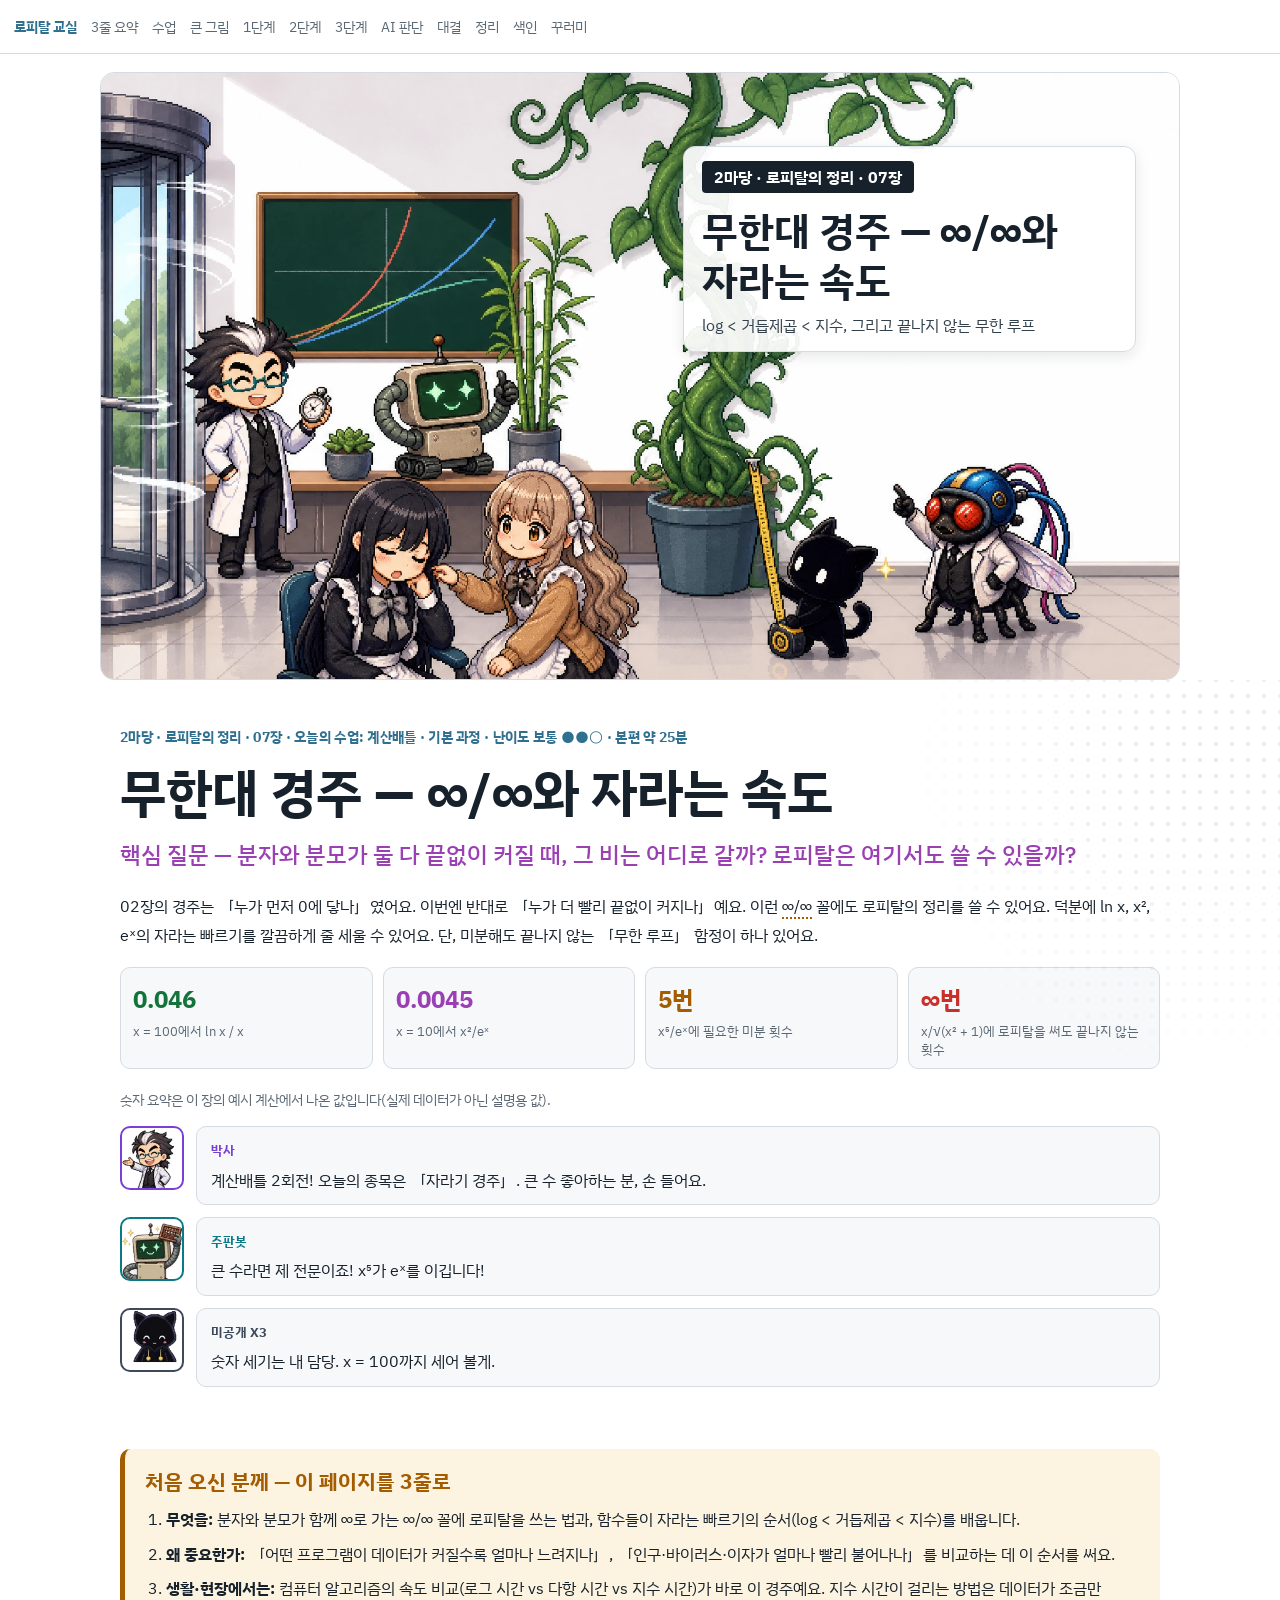
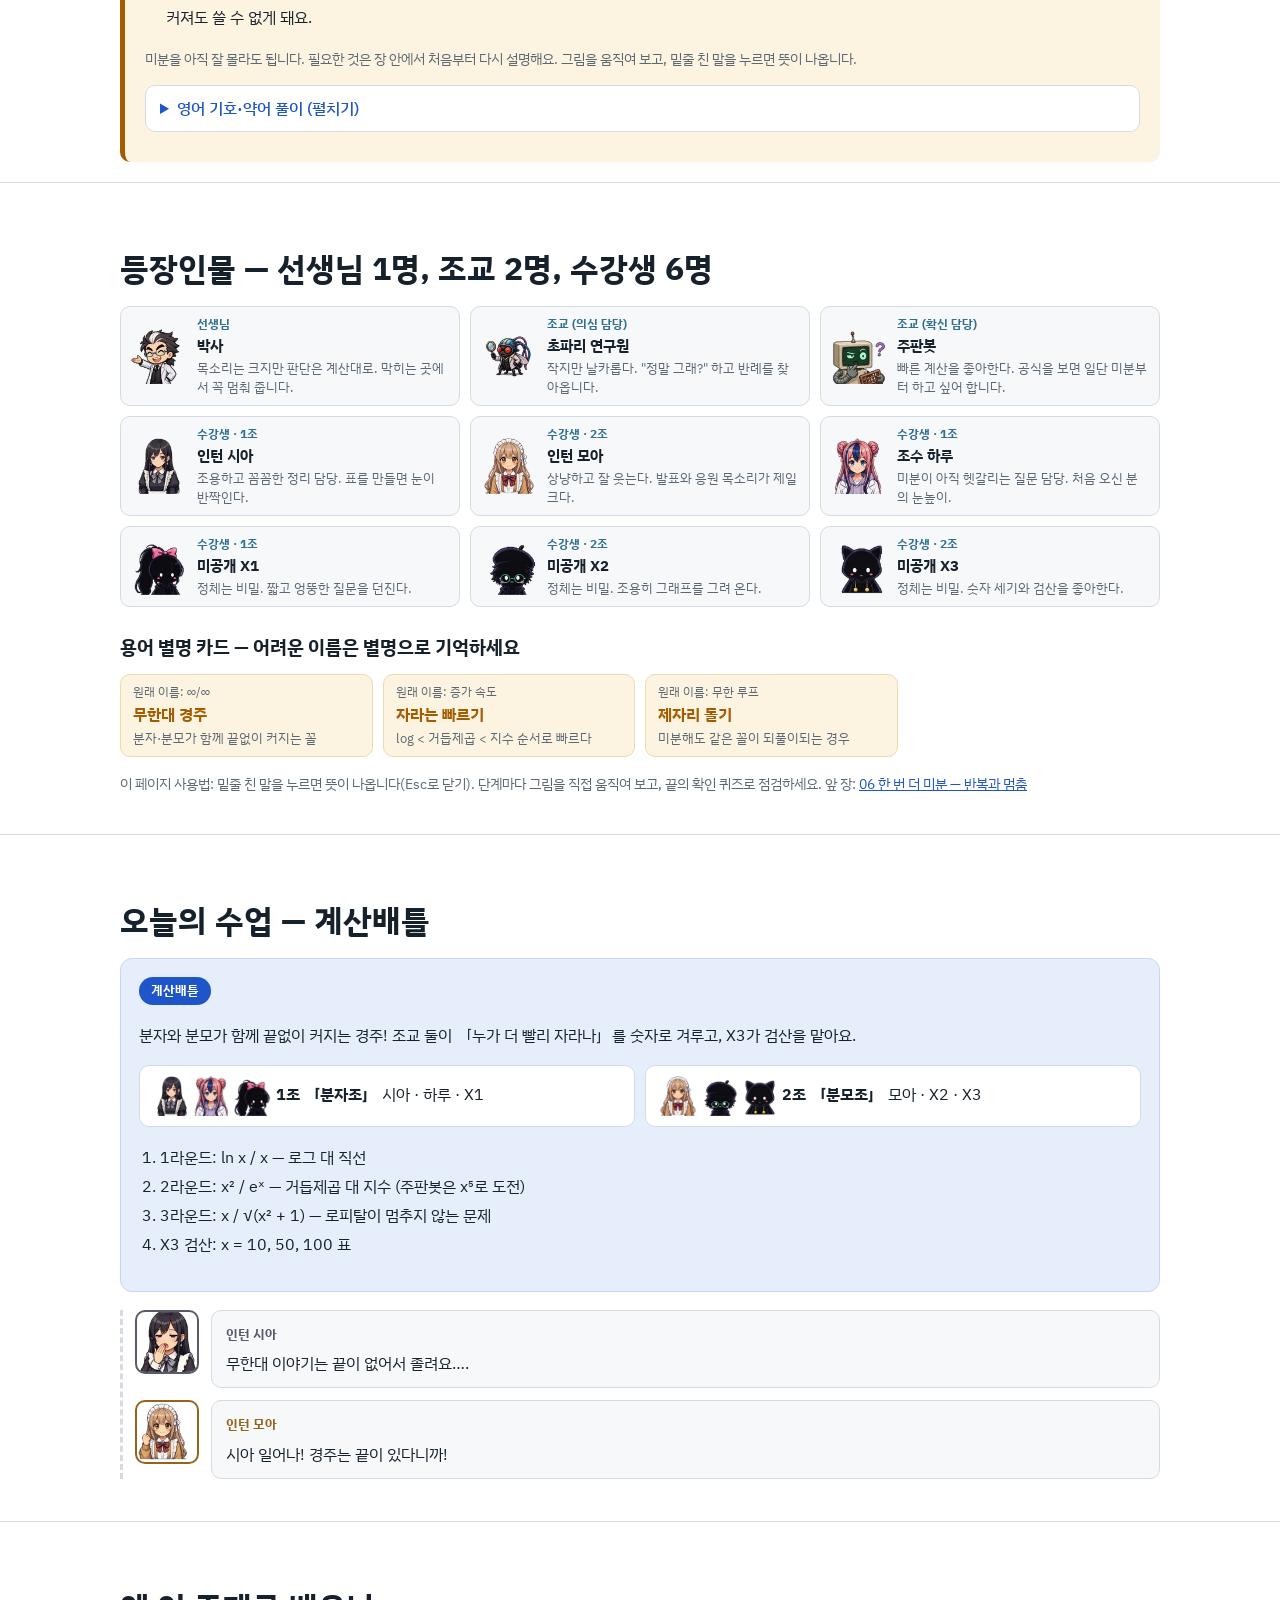
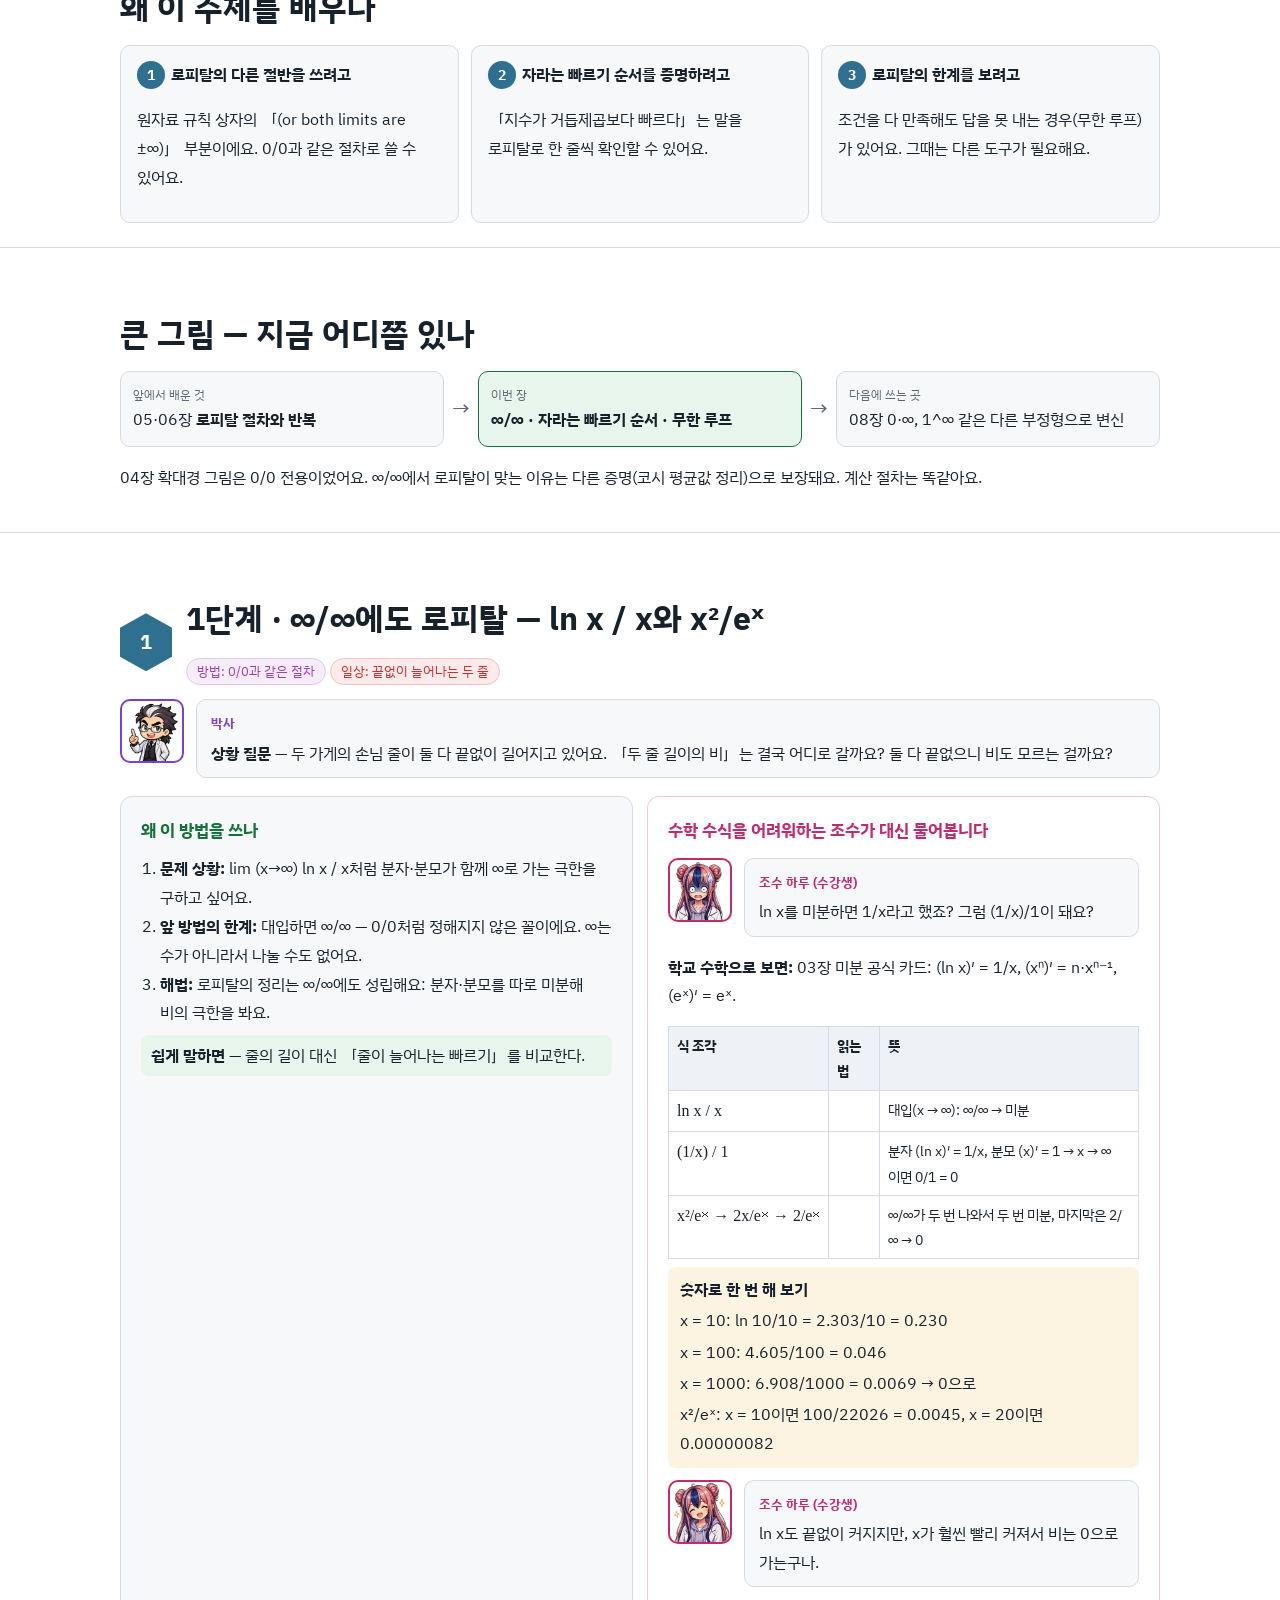
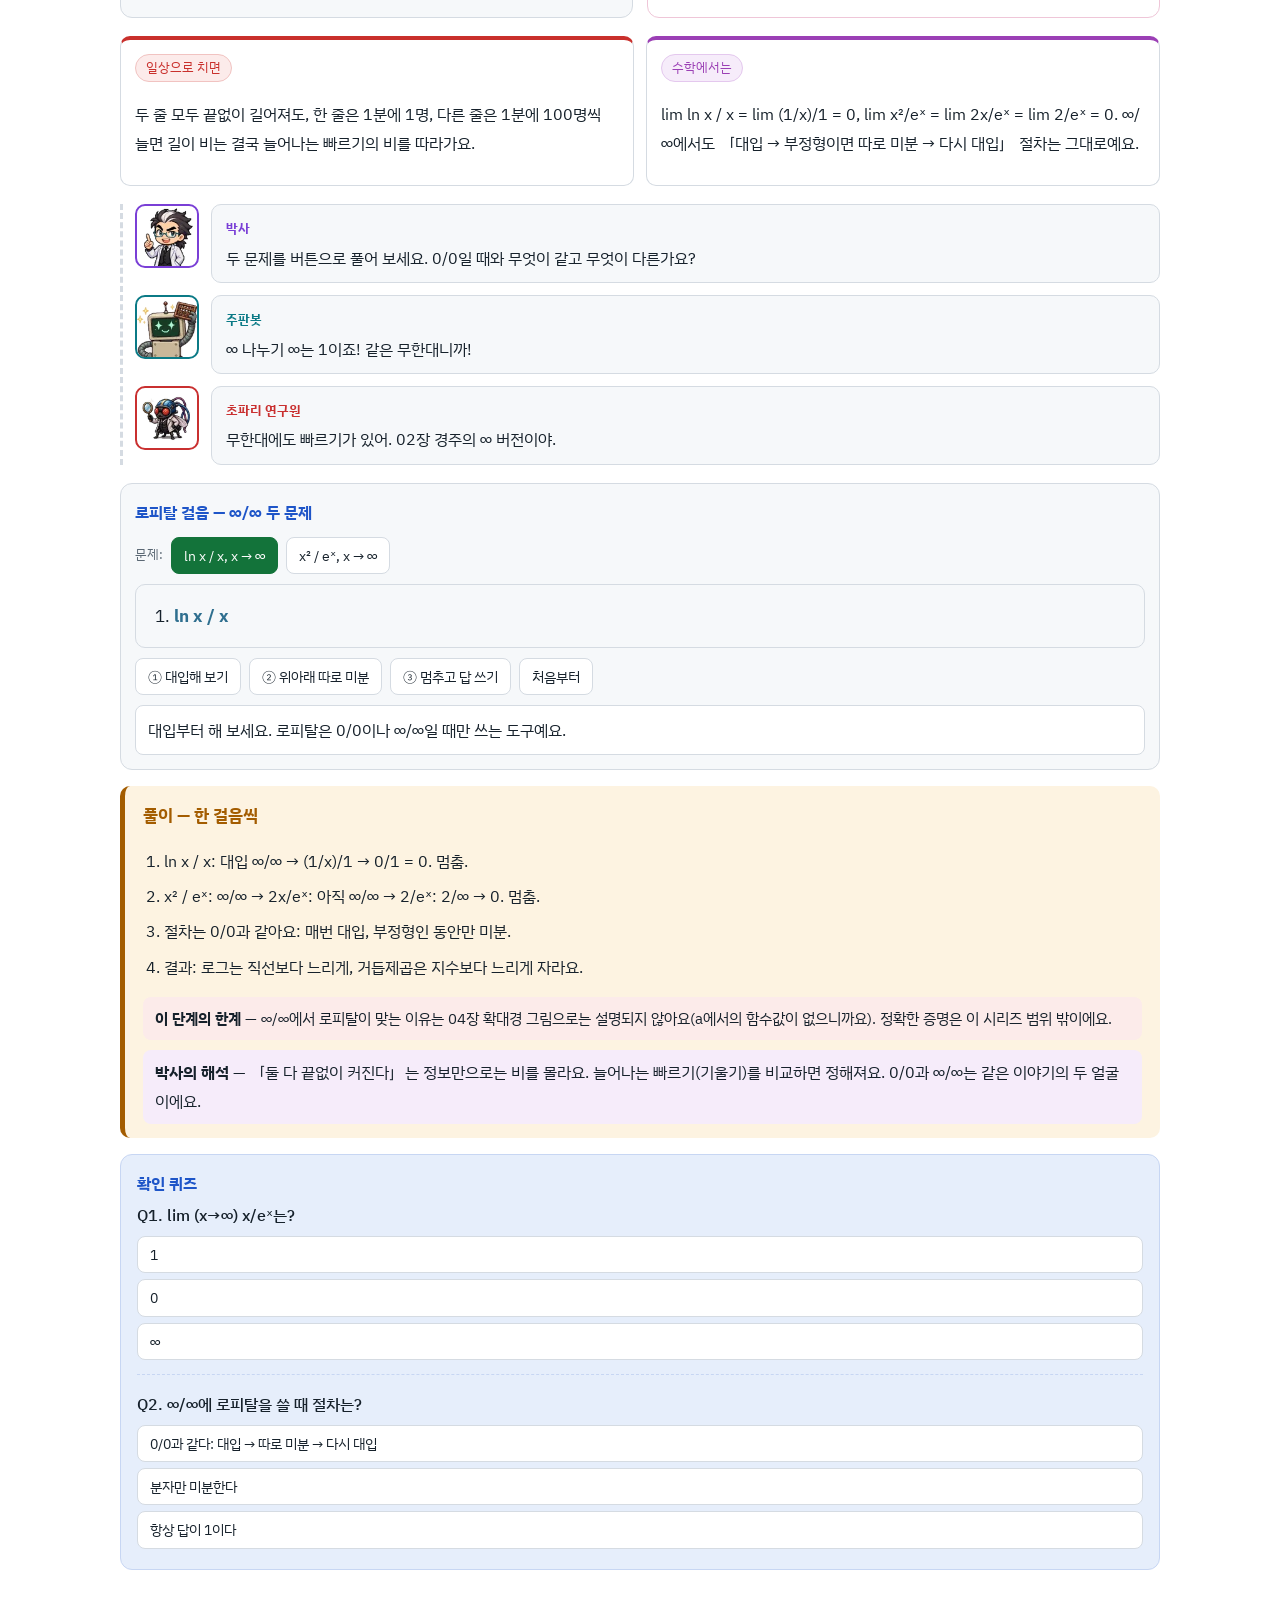
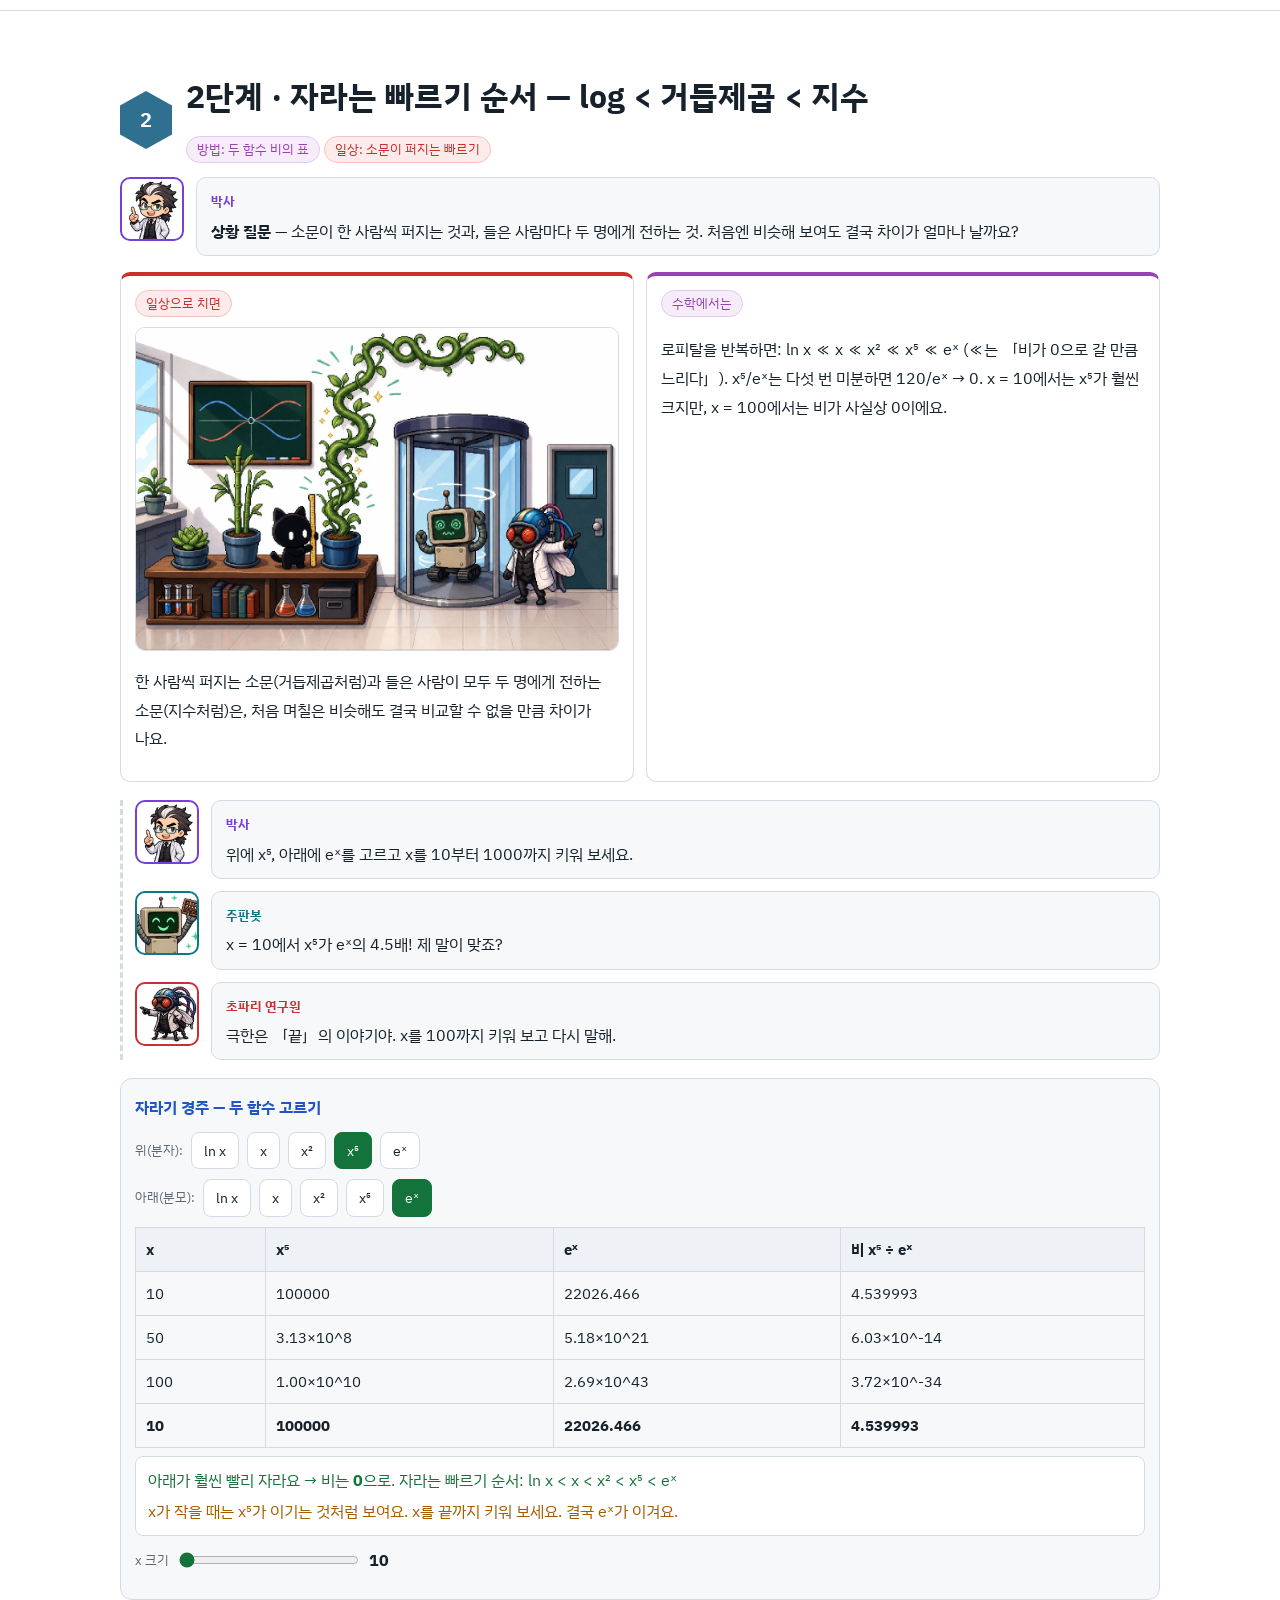
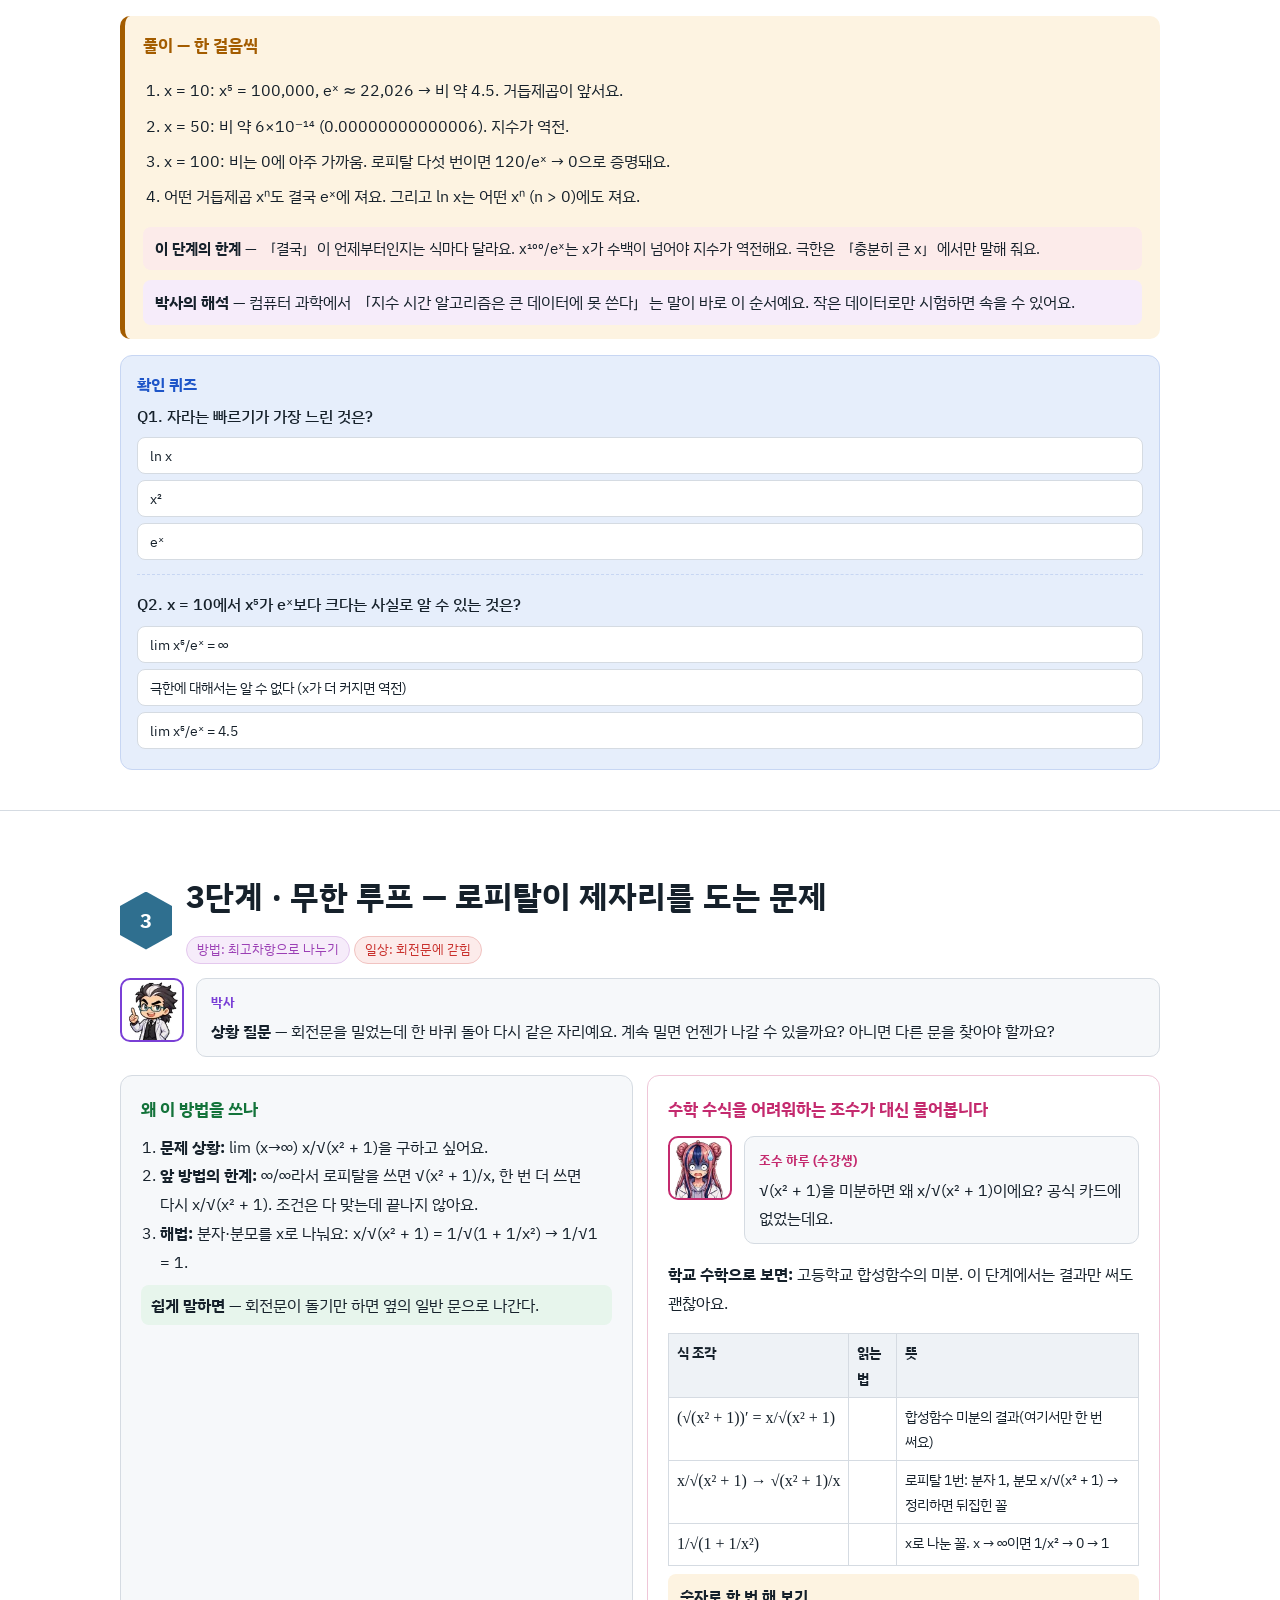
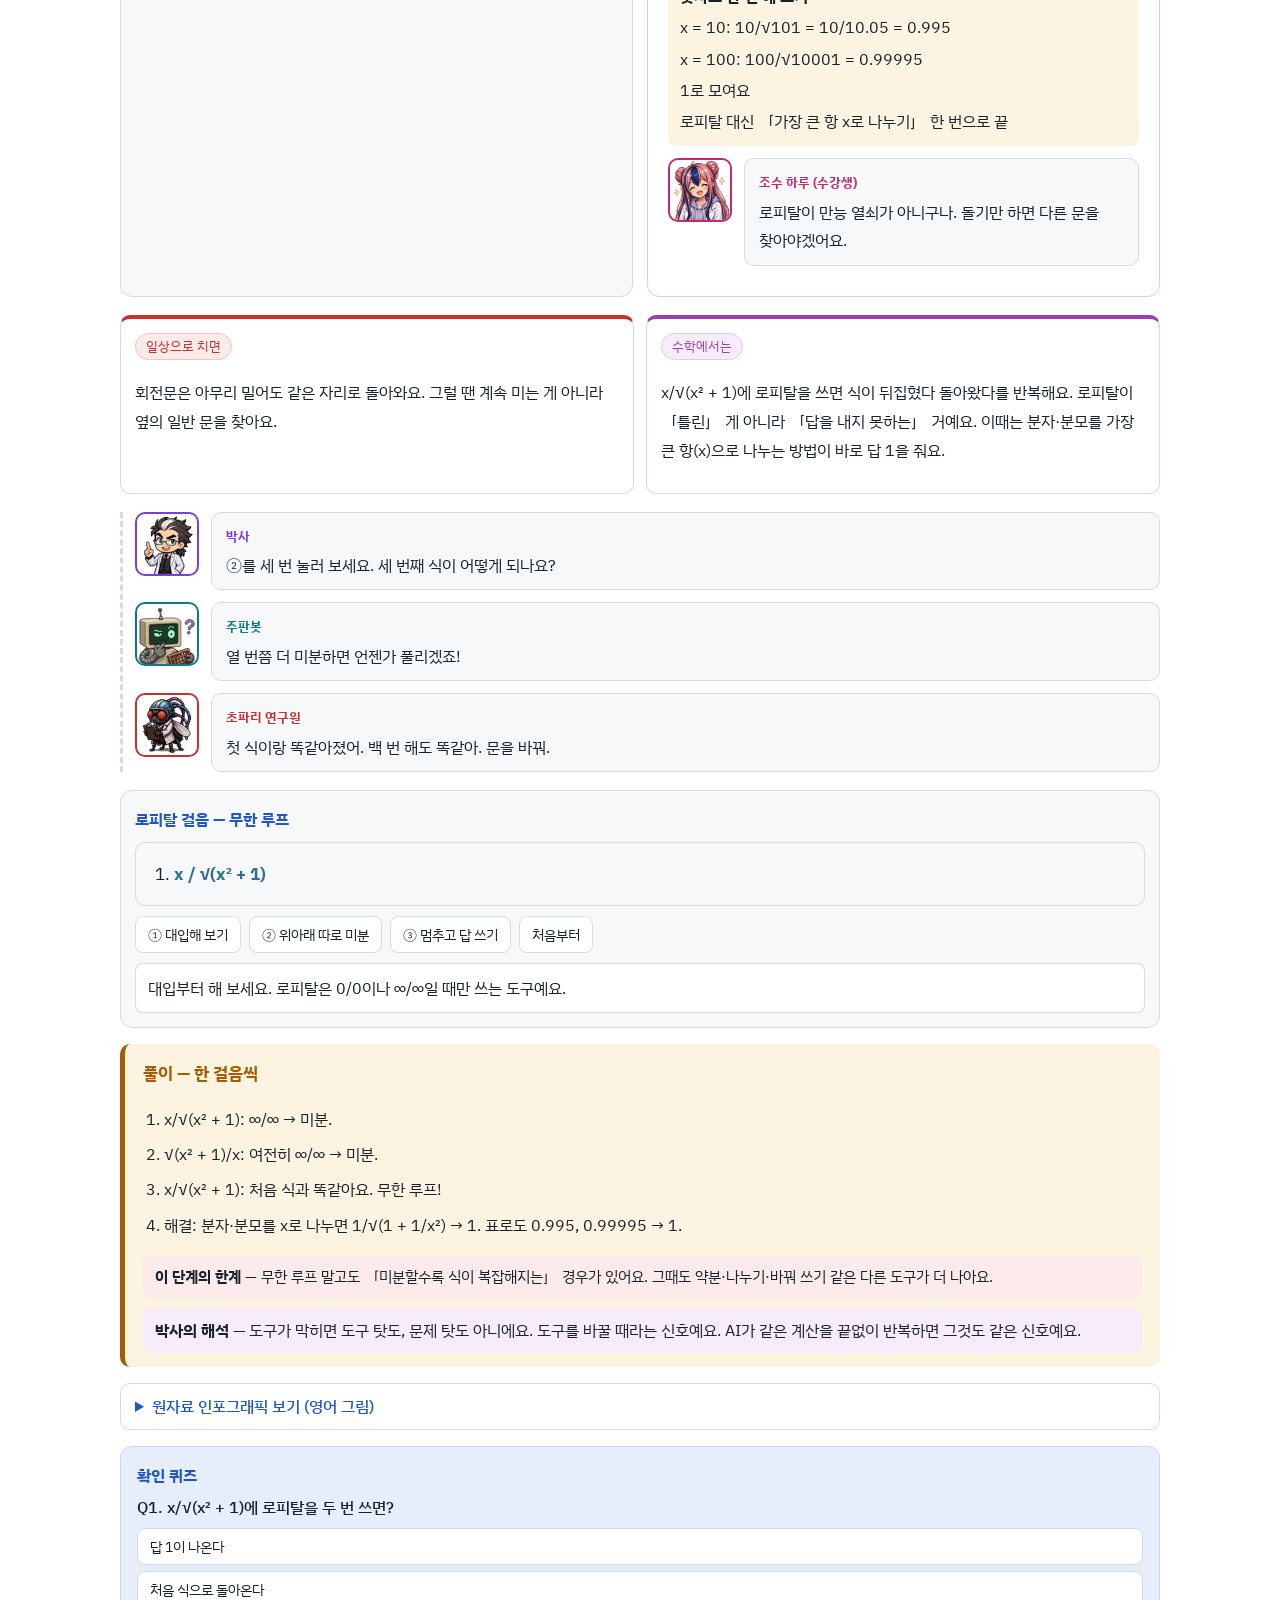
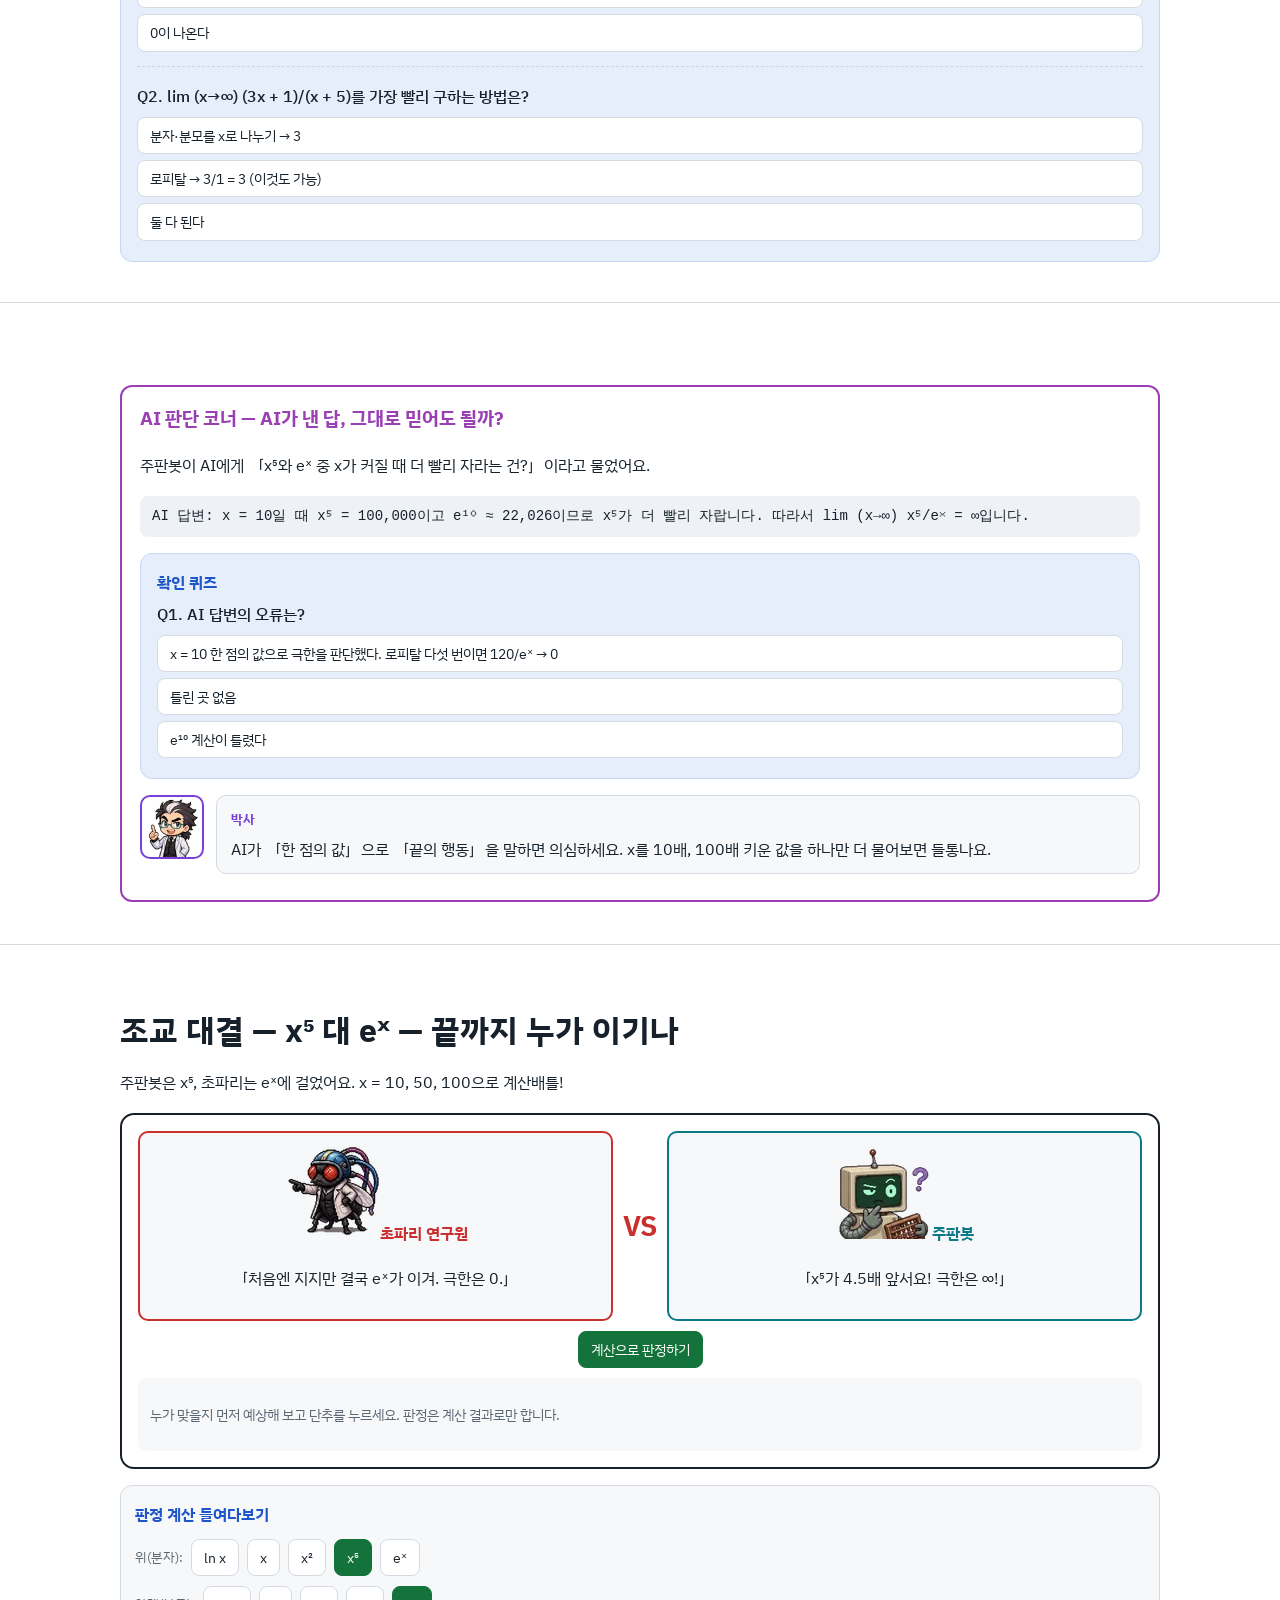
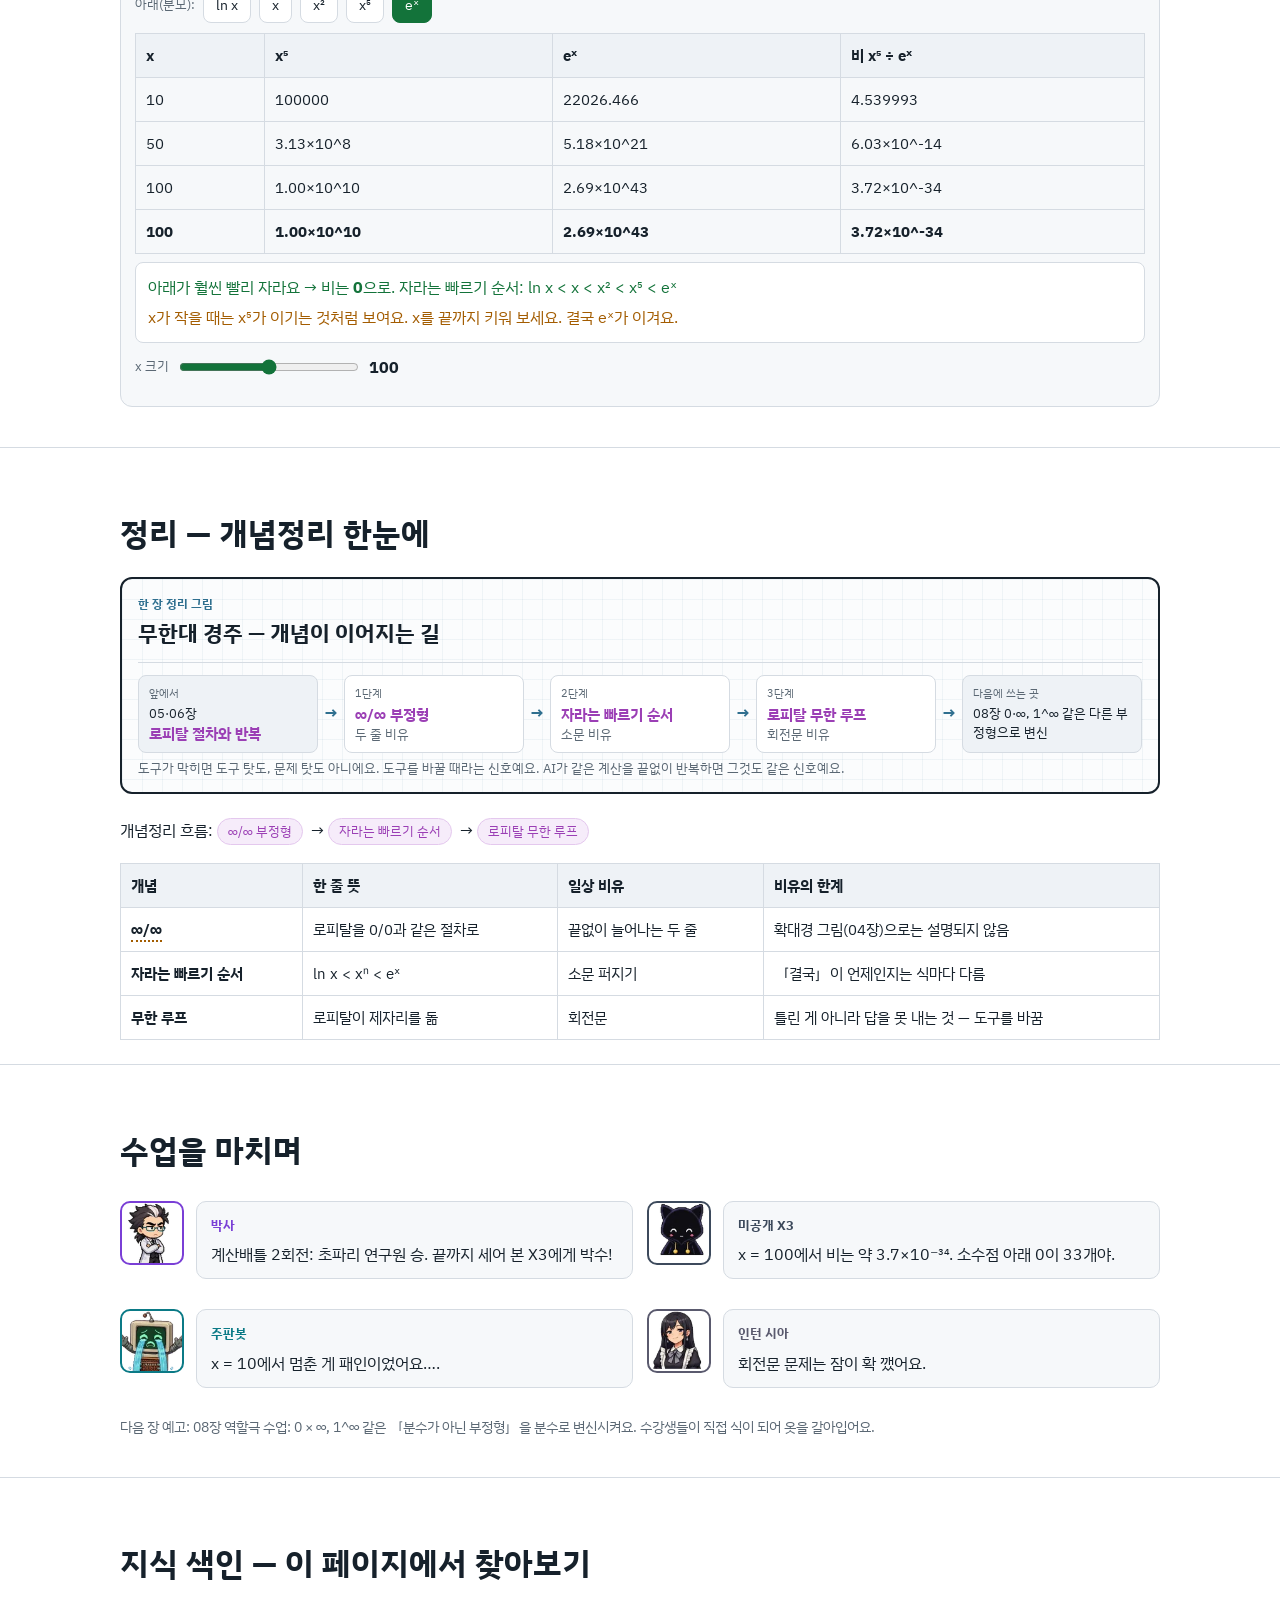
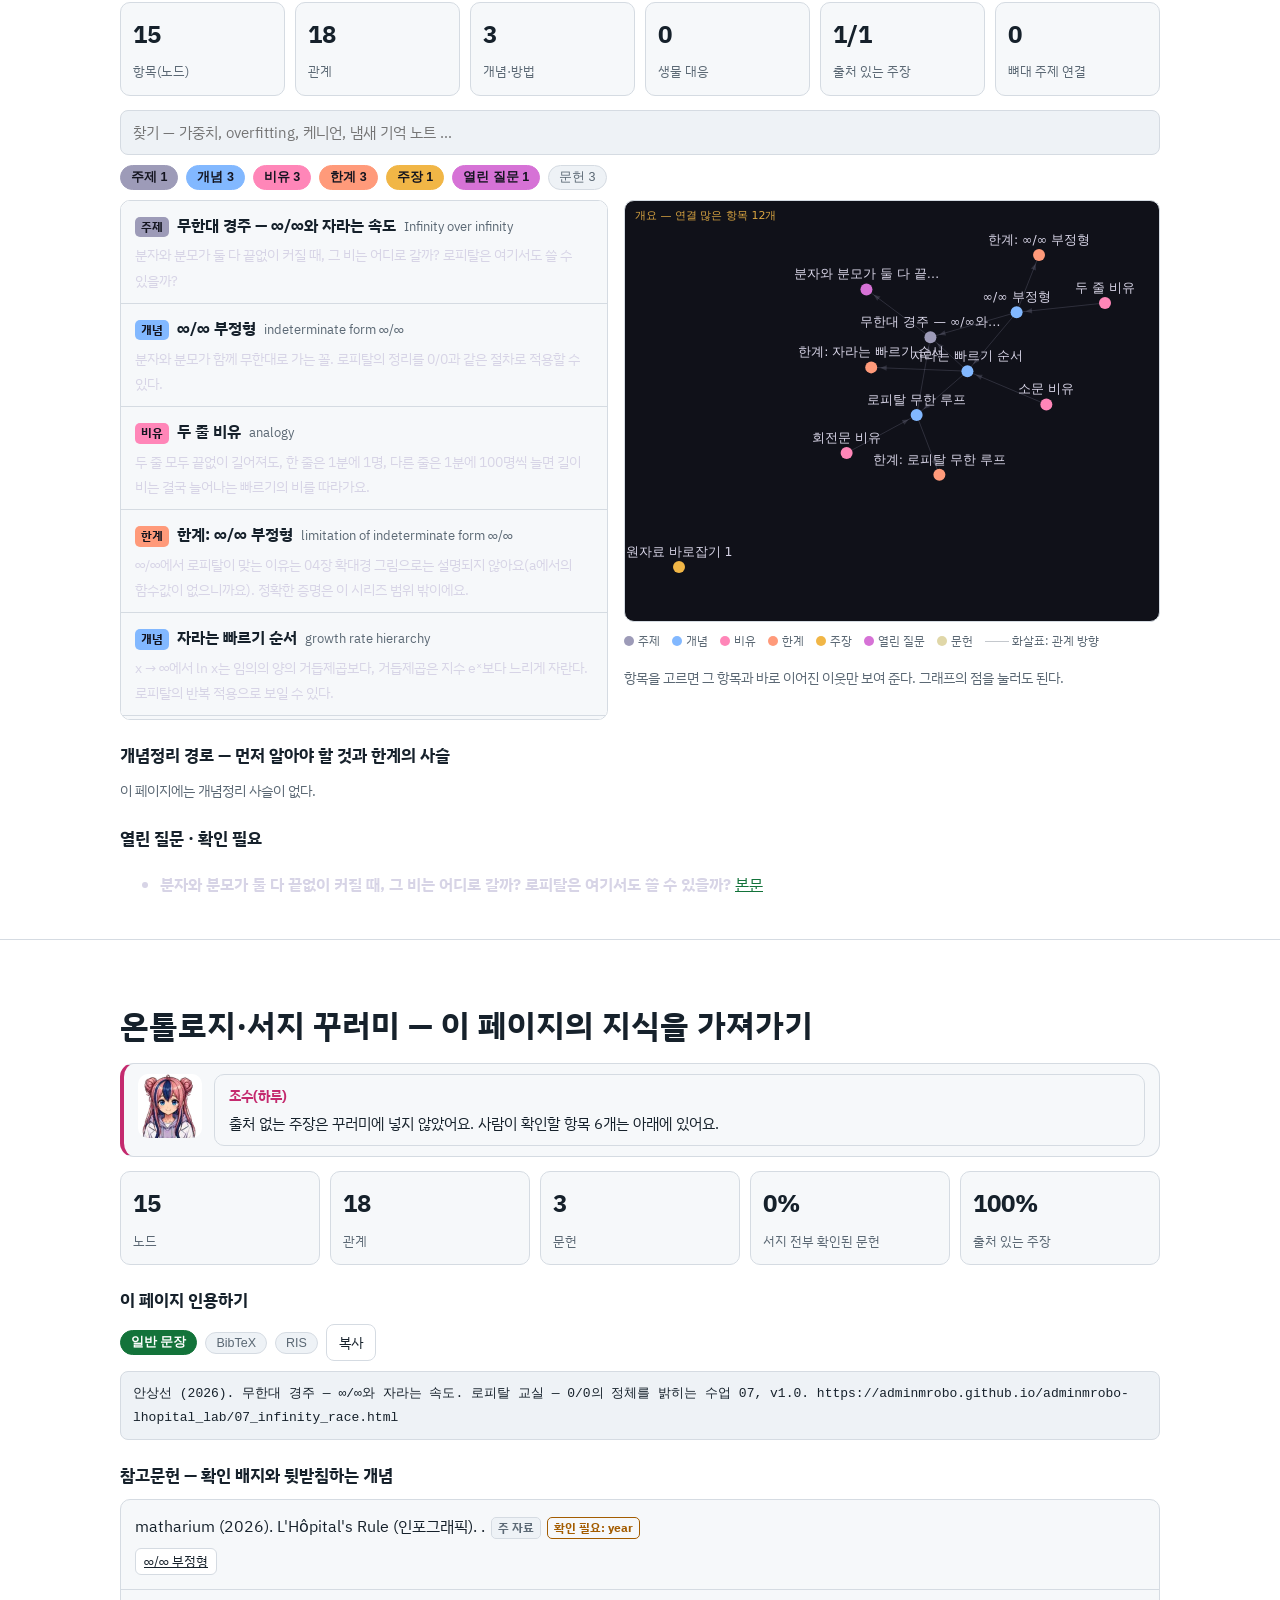
<file: 07_infinity_race.html>
<!DOCTYPE html><html lang="ko"><head>
<meta charset="utf-8">
<meta name="viewport" content="width=device-width, initial-scale=1, viewport-fit=cover">
<title>07 무한대 경주 — ∞/∞와 자라는 속도 — 로피탈 교실 — 0/0의 정체를 밝히는 수업</title>
<meta name="description" content="분자와 분모가 둘 다 끝없이 커질 때, 그 비는 어디로 갈까? 로피탈은 여기서도 쓸 수 있을까?">
<meta property="og:title" content="07 무한대 경주 — ∞/∞와 자라는 속도 — 로피탈 교실 — 0/0의 정체를 밝히는 수업">
<meta property="og:description" content="분자와 분모가 둘 다 끝없이 커질 때, 그 비는 어디로 갈까? 로피탈은 여기서도 쓸 수 있을까?">
<meta property="og:type" content="article">
<meta property="og:image" content="img/og/og_07.webp">
<link rel="preconnect" href="https://fonts.googleapis.com"><link rel="preconnect" href="https://fonts.gstatic.com" crossorigin>
<link href="https://fonts.googleapis.com/css2?family=IBM+Plex+Sans+KR:wght@400;500;700&display=swap" rel="stylesheet">
<link rel="stylesheet" href="assets/lab.css">
<!-- px-fix v1 --><style id="px-fix">img{image-rendering:auto!important}</style><script id="px-fix-js">(function(){var R=window.ResizeObserver;function f(i){var n=i.naturalWidth,w=i.getBoundingClientRect().width;if(!n||!w)return;var s=w*(window.devicePixelRatio||1)/n;i.style.setProperty("image-rendering",s>=1.95?"pixelated":"auto","important")}var ro=R?new R(function(es){es.forEach(function(e){f(e.target)})}):null;function a(i){if(i.__px)return;i.__px=1;i.addEventListener("load",function(){f(i)});if(ro)ro.observe(i);f(i)}function all(r){(r||document).querySelectorAll&&(r||document).querySelectorAll("img").forEach(a)}function go(){all();if(window.MutationObserver)new MutationObserver(function(ms){ms.forEach(function(m){m.addedNodes.forEach(function(n){if(n.nodeType!==1)return;if(n.tagName==="IMG")a(n);else all(n)})})}).observe(document.documentElement,{childList:true,subtree:true});window.addEventListener("resize",function(){document.querySelectorAll("img").forEach(f)})}if(document.readyState==="loading")document.addEventListener("DOMContentLoaded",go);else go()})();</script><!-- /px-fix -->
</head><body>
<nav class="top" aria-label="이 페이지 목차"><a class="logo" href="index.html">로피탈 교실</a><a href="#three">3줄 요약</a><a href="#class">수업</a><a href="#map">큰 그림</a><a href="#lv1">1단계</a><a href="#lv2">2단계</a><a href="#lv3">3단계</a><a href="#ai">AI 판단</a><a href="#duel">대결</a><a href="#sum">정리</a><a href="#kg">색인</a><a href="#export">꾸러미</a></nav><div id="prog"></div>
<div class="cover has-img" id="top"><img class="cimg" src="img/cover/cover_07.webp" width="1920" height="1080" alt="무한대 경주 — ∞/∞와 자라는 속도 표지 — 박사, 초파리 연구원, 주판봇, 미공개 X3"><div class="ctext"><span class="no">2마당 · 로피탈의 정리 · 07장</span><h1>무한대 경주 — ∞/∞와 자라는 속도</h1><p>log &lt; 거듭제곱 &lt; 지수, 그리고 끝나지 않는 무한 루프</p></div></div>
<header class="hero"><div class="wrap">
<div class="kicker">2마당 · 로피탈의 정리 · 07장 · 오늘의 수업: 계산배틀 · 기본 과정 · 난이도 보통 ●●○ · 본편 약 25분</div>
<h1>무한대 경주 — ∞/∞와 자라는 속도</h1>
<p class="q">핵심 질문 — 분자와 분모가 둘 다 끝없이 커질 때, 그 비는 어디로 갈까? 로피탈은 여기서도 쓸 수 있을까?</p>
<p>02장의 경주는 「누가 먼저 0에 닿나」였어요. 이번엔 반대로 「누가 더 빨리 끝없이 커지나」예요. 이런 <span class="jt" data-t="∞/∞" data-d="분자와 분모가 함께 끝없이 커지는 부정형. 로피탈을 0/0과 같은 절차로 쓸 수 있다.">∞/∞</span> 꼴에도 로피탈의 정리를 쓸 수 있어요. 덕분에 ln x, x², eˣ의 자라는 빠르기를 깔끔하게 줄 세울 수 있어요. 단, 미분해도 끝나지 않는 「무한 루프」 함정이 하나 있어요.</p>
<div class="kpis"><div class="kpi g"><b>0.046</b><span>x = 100에서 ln x / x</span></div><div class="kpi m"><b>0.0045</b><span>x = 10에서 x²/eˣ</span></div><div class="kpi a"><b>5번</b><span>x⁵/eˣ에 필요한 미분 횟수</span></div><div class="kpi r"><b>∞번</b><span>x/√(x² + 1)에 로피탈을 써도 끝나지 않는 횟수</span></div></div>
<p class="note">숫자 요약은 이 장의 예시 계산에서 나온 값입니다(실제 데이터가 아닌 설명용 값).</p>
<div class="say" data-who="doc"><img class="who" data-who="doc" data-mood="front" alt="" aria-hidden="true"><div><b class="name">박사</b><p>계산배틀 2회전! 오늘의 종목은 「자라기 경주」. 큰 수 좋아하는 분, 손 들어요.</p></div></div><div class="say" data-who="robo"><img class="who" data-who="robo" data-mood="coin" alt="" aria-hidden="true"><div><b class="name">주판봇</b><p>큰 수라면 제 전문이죠! x⁵가 eˣ를 이깁니다!</p></div></div><div class="say" data-who="x3"><img class="who" data-who="x3" data-mood="e16" alt="" aria-hidden="true"><div><b class="name">미공개 X3</b><p>숫자 세기는 내 담당. x = 100까지 세어 볼게.</p></div></div>
</div></header>
<div class="wrap"><div class="three" id="three"><h2>처음 오신 분께 — 이 페이지를 3줄로</h2><ol>
<li><b>무엇을:</b> 분자와 분모가 함께 ∞로 가는 ∞/∞ 꼴에 로피탈을 쓰는 법과, 함수들이 자라는 빠르기의 순서(log < 거듭제곱 < 지수)를 배웁니다.</li><li><b>왜 중요한가:</b> 「어떤 프로그램이 데이터가 커질수록 얼마나 느려지나」, 「인구·바이러스·이자가 얼마나 빨리 불어나나」를 비교하는 데 이 순서를 써요.</li><li><b>생활·현장에서는:</b> 컴퓨터 알고리즘의 속도 비교(로그 시간 vs 다항 시간 vs 지수 시간)가 바로 이 경주예요. 지수 시간이 걸리는 방법은 데이터가 조금만 커져도 쓸 수 없게 돼요.</li></ol>
<p class="note">미분을 아직 잘 몰라도 됩니다. 필요한 것은 장 안에서 처음부터 다시 설명해요. 그림을 움직여 보고, 밑줄 친 말을 누르면 뜻이 나옵니다.</p>
<details><summary>영어 기호·약어 풀이 (펼치기)</summary><ul><li><b>∞</b> — 무한대. 「한없이 커진다」는 상태를 나타내는 기호(수가 아님)</li><li><b>x → ∞</b> — x를 끝없이 크게 함</li><li><b>ln x</b> — 자연로그. eˣ의 반대 함수. x가 커져도 아주 천천히 자람</li></ul></details>
</div></div>
<section class="level" id="cast"><div class="wrap"><h2>등장인물 — 선생님 1명, 조교 2명, 수강생 6명</h2>
<div class="cast"><div><img class="" data-who="doc" data-mood="front" alt="" aria-hidden="true"><div><span class="role">선생님</span><b>박사</b><span>목소리는 크지만 판단은 계산대로. 막히는 곳에서 꼭 멈춰 줍니다.</span></div></div><div><img class="" data-who="fly" data-mood="magnify" alt="" aria-hidden="true"><div><span class="role">조교 (의심 담당)</span><b>초파리 연구원</b><span>작지만 날카롭다. &quot;정말 그래?&quot; 하고 반례를 찾아옵니다.</span></div></div><div><img class="" data-who="robo" data-mood="calc" alt="" aria-hidden="true"><div><span class="role">조교 (확신 담당)</span><b>주판봇</b><span>빠른 계산을 좋아한다. 공식을 보면 일단 미분부터 하고 싶어 합니다.</span></div></div><div><img class="" data-who="sia" data-mood="e13" alt="" aria-hidden="true"><div><span class="role">수강생 · 1조</span><b>인턴 시아</b><span>조용하고 꼼꼼한 정리 담당. 표를 만들면 눈이 반짝인다.</span></div></div><div><img class="" data-who="moa" data-mood="e13" alt="" aria-hidden="true"><div><span class="role">수강생 · 2조</span><b>인턴 모아</b><span>상냥하고 잘 웃는다. 발표와 응원 목소리가 제일 크다.</span></div></div><div><img class="" data-who="asst" data-mood="e13" alt="" aria-hidden="true"><div><span class="role">수강생 · 1조</span><b>조수 하루</b><span>미분이 아직 헷갈리는 질문 담당. 처음 오신 분의 눈높이.</span></div></div><div><img class="" data-who="x1" data-mood="e13" alt="" aria-hidden="true"><div><span class="role">수강생 · 1조</span><b>미공개 X1</b><span>정체는 비밀. 짧고 엉뚱한 질문을 던진다.</span></div></div><div><img class="" data-who="x2" data-mood="e13" alt="" aria-hidden="true"><div><span class="role">수강생 · 2조</span><b>미공개 X2</b><span>정체는 비밀. 조용히 그래프를 그려 온다.</span></div></div><div><img class="" data-who="x3" data-mood="e13" alt="" aria-hidden="true"><div><span class="role">수강생 · 2조</span><b>미공개 X3</b><span>정체는 비밀. 숫자 세기와 검산을 좋아한다.</span></div></div></div>
<h3>용어 별명 카드 — 어려운 이름은 별명으로 기억하세요</h3><div class="nick"><div><span class="role">원래 이름: ∞/∞</span><b>무한대 경주</b><span>분자·분모가 함께 끝없이 커지는 꼴</span></div><div><span class="role">원래 이름: 증가 속도</span><b>자라는 빠르기</b><span>log &lt; 거듭제곱 &lt; 지수 순서로 빠르다</span></div><div><span class="role">원래 이름: 무한 루프</span><b>제자리 돌기</b><span>미분해도 같은 꼴이 되풀이되는 경우</span></div></div>
<p class="note">이 페이지 사용법: 밑줄 친 말을 누르면 뜻이 나옵니다(Esc로 닫기). 단계마다 그림을 직접 움직여 보고, 끝의 확인 퀴즈로 점검하세요. 앞 장: <a href="06_repeat_and_stop.html">06 한 번 더 미분 — 반복과 멈춤</a></p>
</div></section>
<section class="level" id="class"><div class="wrap"><h2>오늘의 수업 — 계산배틀</h2>
<div class="klass"><span class="fmt">계산배틀</span><p>분자와 분모가 함께 끝없이 커지는 경주! 조교 둘이 「누가 더 빨리 자라나」를 숫자로 겨루고, X3가 검산을 맡아요.</p><div class="groups"><div><img class="" data-who="sia" data-mood="e13" alt="" aria-hidden="true"><img class="" data-who="asst" data-mood="e13" alt="" aria-hidden="true"><img class="" data-who="x1" data-mood="e13" alt="" aria-hidden="true"> <b>1조 「분자조」</b> 시아 · 하루 · X1</div><div><img class="" data-who="moa" data-mood="e13" alt="" aria-hidden="true"><img class="" data-who="x2" data-mood="e13" alt="" aria-hidden="true"><img class="" data-who="x3" data-mood="e13" alt="" aria-hidden="true"> <b>2조 「분모조」</b> 모아 · X2 · X3</div></div><ol><li>1라운드: ln x / x — 로그 대 직선</li><li>2라운드: x² / eˣ — 거듭제곱 대 지수 (주판봇은 x⁵로 도전)</li><li>3라운드: x / √(x² + 1) — 로피탈이 멈추지 않는 문제</li><li>X3 검산: x = 10, 50, 100 표</li></ol></div>
<div class="talk"><div class="say" data-who="sia"><img class="who" data-who="sia" data-mood="doze" alt="" aria-hidden="true"><div><b class="name">인턴 시아</b><p>무한대 이야기는 끝이 없어서 졸려요….</p></div></div><div class="say" data-who="moa"><img class="who" data-who="moa" data-mood="cheer" alt="" aria-hidden="true"><div><b class="name">인턴 모아</b><p>시아 일어나! 경주는 끝이 있다니까!</p></div></div></div></div></section>
<section class="level" id="why"><div class="wrap"><h2>왜 이 주제를 배우나</h2><div class="steps"><div><b class="n">1</b><b>로피탈의 다른 절반을 쓰려고</b><p>원자료 규칙 상자의 「(or both limits are ±∞)」 부분이에요. 0/0과 같은 절차로 쓸 수 있어요.</p></div><div><b class="n">2</b><b>자라는 빠르기 순서를 증명하려고</b><p>「지수가 거듭제곱보다 빠르다」는 말을 로피탈로 한 줄씩 확인할 수 있어요.</p></div><div><b class="n">3</b><b>로피탈의 한계를 보려고</b><p>조건을 다 만족해도 답을 못 내는 경우(무한 루프)가 있어요. 그때는 다른 도구가 필요해요.</p></div></div></div></section>
<section class="level" id="map"><div class="wrap"><h2>큰 그림 — 지금 어디쯤 있나</h2>
<div class="map3"><div><small>앞에서 배운 것</small>05·06장 <b>로피탈 절차와 반복</b></div><i aria-hidden="true">→</i><div class="now"><small>이번 장</small><b>∞/∞ · 자라는 빠르기 순서 · 무한 루프</b></div><i aria-hidden="true">→</i><div><small>다음에 쓰는 곳</small>08장 0·∞, 1^∞ 같은 다른 부정형으로 변신</div></div>
<p>04장 확대경 그림은 0/0 전용이었어요. ∞/∞에서 로피탈이 맞는 이유는 다른 증명(코시 평균값 정리)으로 보장돼요. 계산 절차는 똑같아요.</p></div></section>
<section class="level" id="lv1"><div class="wrap"><div class="lvhead"><div class="hex" aria-hidden="true">1</div><div><h2>1단계 · ∞/∞에도 로피탈 — ln x / x와 x²/eˣ</h2><span class="tag nn">방법: 0/0과 같은 절차</span><span class="tag fly">일상: 끝없이 늘어나는 두 줄</span></div></div><div class="say" data-who="doc"><img class="who" data-who="doc" data-mood="board" alt="" aria-hidden="true"><div><b class="name">박사</b><p><b>상황 질문</b> — 두 가게의 손님 줄이 둘 다 끝없이 길어지고 있어요. 「두 줄 길이의 비」는 결국 어디로 갈까요? 둘 다 끝없으니 비도 모르는 걸까요?</p></div></div><div class="twobox"><div class="whybox"><h3>왜 이 방법을 쓰나</h3><ol><li><b>문제 상황:</b> lim (x→∞) ln x / x처럼 분자·분모가 함께 ∞로 가는 극한을 구하고 싶어요.</li><li><b>앞 방법의 한계:</b> 대입하면 ∞/∞ — 0/0처럼 정해지지 않은 꼴이에요. ∞는 수가 아니라서 나눌 수도 없어요.</li><li><b>해법:</b> 로피탈의 정리는 ∞/∞에도 성립해요: 분자·분모를 따로 미분해 비의 극한을 봐요.</li></ol><div class="easy"><b>쉽게 말하면</b> — 줄의 길이 대신 「줄이 늘어나는 빠르기」를 비교한다.</div></div><div class="mathbox"><h3>수학 수식을 어려워하는 조수가 대신 물어봅니다</h3><div class="say" data-who="asst"><img class="who" data-who="asst" data-mood="shock" alt="" aria-hidden="true"><div><b class="name">조수 하루 (수강생)</b><p>ln x를 미분하면 1/x라고 했죠? 그럼 (1/x)/1이 돼요?</p></div></div><p><b>학교 수학으로 보면:</b> 03장 미분 공식 카드: (ln x)′ = 1/x, (xⁿ)′ = n·xⁿ⁻¹, (eˣ)′ = eˣ.</p><table class="sym"><thead><tr><th>식 조각</th><th>읽는 법</th><th>뜻</th></tr></thead><tbody><tr><td>ln x / x</td><td></td><td>대입(x → ∞): ∞/∞ → 미분</td></tr><tr><td>(1/x) / 1</td><td></td><td>분자 (ln x)′ = 1/x, 분모 (x)′ = 1 → x → ∞이면 0/1 = 0</td></tr><tr><td>x²/eˣ → 2x/eˣ → 2/eˣ</td><td></td><td>∞/∞가 두 번 나와서 두 번 미분, 마지막은 2/∞ → 0</td></tr></tbody></table><div class="tryit"><b>숫자로 한 번 해 보기</b><p>x = 10: ln 10/10 = 2.303/10 = 0.230</p><p>x = 100: 4.605/100 = 0.046</p><p>x = 1000: 6.908/1000 = 0.0069 → 0으로</p><p>x²/eˣ: x = 10이면 100/22026 = 0.0045, x = 20이면 0.00000082</p></div><div class="say" data-who="asst"><img class="who" data-who="asst" data-mood="spark" alt="" aria-hidden="true"><div><b class="name">조수 하루 (수강생)</b><p>ln x도 끝없이 커지지만, x가 훨씬 빨리 커져서 비는 0으로 가는구나.</p></div></div></div></div><div class="pair"><div><span class="tag fly">일상으로 치면</span><p>두 줄 모두 끝없이 길어져도, 한 줄은 1분에 1명, 다른 줄은 1분에 100명씩 늘면 길이 비는 결국 늘어나는 빠르기의 비를 따라가요.</p></div><div><span class="tag nn">수학에서는</span><p>lim ln x / x = lim (1/x)/1 = 0, lim x²/eˣ = lim 2x/eˣ = lim 2/eˣ = 0. ∞/∞에서도 「대입 → 부정형이면 따로 미분 → 다시 대입」 절차는 그대로예요.</p></div></div><div class="talk"><div class="say" data-who="doc"><img class="who" data-who="doc" data-mood="board" alt="" aria-hidden="true"><div><b class="name">박사</b><p>두 문제를 버튼으로 풀어 보세요. 0/0일 때와 무엇이 같고 무엇이 다른가요?</p></div></div><div class="say" data-who="robo"><img class="who" data-who="robo" data-mood="coin" alt="" aria-hidden="true"><div><b class="name">주판봇</b><p>∞ 나누기 ∞는 1이죠! 같은 무한대니까!</p></div></div><div class="say" data-who="fly"><img class="who" data-who="fly" data-mood="magnify" alt="" aria-hidden="true"><div><b class="name">초파리 연구원</b><p>무한대에도 빠르기가 있어. 02장 경주의 ∞ 버전이야.</p></div></div></div><div class="panel"><div class="ptitle">로피탈 걸음 — ∞/∞ 두 문제</div><div data-w="lh" data-o="{&quot;keys&quot;: [&quot;lnx&quot;, &quot;x2e&quot;]}"></div></div><div class="explain"><h3>풀이 — 한 걸음씩</h3><ol><li>ln x / x: 대입 ∞/∞ → (1/x)/1 → 0/1 = 0. 멈춤.</li><li>x² / eˣ: ∞/∞ → 2x/eˣ: 아직 ∞/∞ → 2/eˣ: 2/∞ → 0. 멈춤.</li><li>절차는 0/0과 같아요: 매번 대입, 부정형인 동안만 미분.</li><li>결과: 로그는 직선보다 느리게, 거듭제곱은 지수보다 느리게 자라요.</li></ol><div class="lim"><b>이 단계의 한계</b> — ∞/∞에서 로피탈이 맞는 이유는 04장 확대경 그림으로는 설명되지 않아요(a에서의 함수값이 없으니까요). 정확한 증명은 이 시리즈 범위 밖이에요.</div><div class="interp"><b>박사의 해석</b> — 「둘 다 끝없이 커진다」는 정보만으로는 비를 몰라요. 늘어나는 빠르기(기울기)를 비교하면 정해져요. 0/0과 ∞/∞는 같은 이야기의 두 얼굴이에요.</div></div><div class="quiz" data-quiz="q1"></div></div></section>
<section class="level" id="lv2"><div class="wrap"><div class="lvhead"><div class="hex" aria-hidden="true">2</div><div><h2>2단계 · 자라는 빠르기 순서 — log &lt; 거듭제곱 &lt; 지수</h2><span class="tag nn">방법: 두 함수 비의 표</span><span class="tag fly">일상: 소문이 퍼지는 빠르기</span></div></div><div class="say" data-who="doc"><img class="who" data-who="doc" data-mood="board" alt="" aria-hidden="true"><div><b class="name">박사</b><p><b>상황 질문</b> — 소문이 한 사람씩 퍼지는 것과, 들은 사람마다 두 명에게 전하는 것. 처음엔 비슷해 보여도 결국 차이가 얼마나 날까요?</p></div></div><div class="pair"><div><span class="tag fly">일상으로 치면</span><img class="scene" loading="lazy" src="img/scene/scene_07_lv2.webp" width="1200" height="800" alt="소문 비유 장면 그림"><p>한 사람씩 퍼지는 소문(거듭제곱처럼)과 들은 사람이 모두 두 명에게 전하는 소문(지수처럼)은, 처음 며칠은 비슷해도 결국 비교할 수 없을 만큼 차이가 나요.</p></div><div><span class="tag nn">수학에서는</span><p>로피탈을 반복하면: ln x ≪ x ≪ x² ≪ x⁵ ≪ eˣ (≪는 「비가 0으로 갈 만큼 느리다」). x⁵/eˣ는 다섯 번 미분하면 120/eˣ → 0. x = 10에서는 x⁵가 훨씬 크지만, x = 100에서는 비가 사실상 0이에요.</p></div></div><div class="talk"><div class="say" data-who="doc"><img class="who" data-who="doc" data-mood="board" alt="" aria-hidden="true"><div><b class="name">박사</b><p>위에 x⁵, 아래에 eˣ를 고르고 x를 10부터 1000까지 키워 보세요.</p></div></div><div class="say" data-who="robo"><img class="who" data-who="robo" data-mood="happy" alt="" aria-hidden="true"><div><b class="name">주판봇</b><p>x = 10에서 x⁵가 eˣ의 4.5배! 제 말이 맞죠?</p></div></div><div class="say" data-who="fly"><img class="who" data-who="fly" data-mood="point" alt="" aria-hidden="true"><div><b class="name">초파리 연구원</b><p>극한은 「끝」의 이야기야. x를 100까지 키워 보고 다시 말해.</p></div></div></div><div class="panel"><div class="ptitle">자라기 경주 — 두 함수 고르기</div><div data-w="growth" data-o="{&quot;a&quot;: &quot;x5&quot;, &quot;b&quot;: &quot;ex&quot;, &quot;X&quot;: 10}"></div></div><div class="explain"><h3>풀이 — 한 걸음씩</h3><ol><li>x = 10: x⁵ = 100,000, eˣ ≈ 22,026 → 비 약 4.5. 거듭제곱이 앞서요.</li><li>x = 50: 비 약 6×10⁻¹⁴ (0.00000000000006). 지수가 역전.</li><li>x = 100: 비는 0에 아주 가까움. 로피탈 다섯 번이면 120/eˣ → 0으로 증명돼요.</li><li>어떤 거듭제곱 xⁿ도 결국 eˣ에 져요. 그리고 ln x는 어떤 xⁿ (n > 0)에도 져요.</li></ol><div class="lim"><b>이 단계의 한계</b> — 「결국」이 언제부터인지는 식마다 달라요. x¹⁰⁰/eˣ는 x가 수백이 넘어야 지수가 역전해요. 극한은 「충분히 큰 x」에서만 말해 줘요.</div><div class="interp"><b>박사의 해석</b> — 컴퓨터 과학에서 「지수 시간 알고리즘은 큰 데이터에 못 쓴다」는 말이 바로 이 순서예요. 작은 데이터로만 시험하면 속을 수 있어요.</div></div><div class="quiz" data-quiz="q2"></div></div></section>
<section class="level" id="lv3"><div class="wrap"><div class="lvhead"><div class="hex" aria-hidden="true">3</div><div><h2>3단계 · 무한 루프 — 로피탈이 제자리를 도는 문제</h2><span class="tag nn">방법: 최고차항으로 나누기</span><span class="tag fly">일상: 회전문에 갇힘</span></div></div><div class="say" data-who="doc"><img class="who" data-who="doc" data-mood="board" alt="" aria-hidden="true"><div><b class="name">박사</b><p><b>상황 질문</b> — 회전문을 밀었는데 한 바퀴 돌아 다시 같은 자리예요. 계속 밀면 언젠가 나갈 수 있을까요? 아니면 다른 문을 찾아야 할까요?</p></div></div><div class="twobox"><div class="whybox"><h3>왜 이 방법을 쓰나</h3><ol><li><b>문제 상황:</b> lim (x→∞) x/√(x² + 1)을 구하고 싶어요.</li><li><b>앞 방법의 한계:</b> ∞/∞라서 로피탈을 쓰면 √(x² + 1)/x, 한 번 더 쓰면 다시 x/√(x² + 1). 조건은 다 맞는데 끝나지 않아요.</li><li><b>해법:</b> 분자·분모를 x로 나눠요: x/√(x² + 1) = 1/√(1 + 1/x²) → 1/√1 = 1.</li></ol><div class="easy"><b>쉽게 말하면</b> — 회전문이 돌기만 하면 옆의 일반 문으로 나간다.</div></div><div class="mathbox"><h3>수학 수식을 어려워하는 조수가 대신 물어봅니다</h3><div class="say" data-who="asst"><img class="who" data-who="asst" data-mood="shock" alt="" aria-hidden="true"><div><b class="name">조수 하루 (수강생)</b><p>√(x² + 1)을 미분하면 왜 x/√(x² + 1)이에요? 공식 카드에 없었는데요.</p></div></div><p><b>학교 수학으로 보면:</b> 고등학교 합성함수의 미분. 이 단계에서는 결과만 써도 괜찮아요.</p><table class="sym"><thead><tr><th>식 조각</th><th>읽는 법</th><th>뜻</th></tr></thead><tbody><tr><td>(√(x² + 1))′ = x/√(x² + 1)</td><td></td><td>합성함수 미분의 결과(여기서만 한 번 써요)</td></tr><tr><td>x/√(x² + 1) → √(x² + 1)/x</td><td></td><td>로피탈 1번: 분자 1, 분모 x/√(x² + 1) → 정리하면 뒤집힌 꼴</td></tr><tr><td>1/√(1 + 1/x²)</td><td></td><td>x로 나눈 꼴. x → ∞이면 1/x² → 0 → 1</td></tr></tbody></table><div class="tryit"><b>숫자로 한 번 해 보기</b><p>x = 10: 10/√101 = 10/10.05 = 0.995</p><p>x = 100: 100/√10001 = 0.99995</p><p>1로 모여요</p><p>로피탈 대신 「가장 큰 항 x로 나누기」 한 번으로 끝</p></div><div class="say" data-who="asst"><img class="who" data-who="asst" data-mood="spark" alt="" aria-hidden="true"><div><b class="name">조수 하루 (수강생)</b><p>로피탈이 만능 열쇠가 아니구나. 돌기만 하면 다른 문을 찾아야겠어요.</p></div></div></div></div><div class="pair"><div><span class="tag fly">일상으로 치면</span><p>회전문은 아무리 밀어도 같은 자리로 돌아와요. 그럴 땐 계속 미는 게 아니라 옆의 일반 문을 찾아요.</p></div><div><span class="tag nn">수학에서는</span><p>x/√(x² + 1)에 로피탈을 쓰면 식이 뒤집혔다 돌아왔다를 반복해요. 로피탈이 「틀린」 게 아니라 「답을 내지 못하는」 거예요. 이때는 분자·분모를 가장 큰 항(x)으로 나누는 방법이 바로 답 1을 줘요.</p></div></div><div class="talk"><div class="say" data-who="doc"><img class="who" data-who="doc" data-mood="board" alt="" aria-hidden="true"><div><b class="name">박사</b><p>②를 세 번 눌러 보세요. 세 번째 식이 어떻게 되나요?</p></div></div><div class="say" data-who="robo"><img class="who" data-who="robo" data-mood="calc" alt="" aria-hidden="true"><div><b class="name">주판봇</b><p>열 번쯤 더 미분하면 언젠가 풀리겠죠!</p></div></div><div class="say" data-who="fly"><img class="who" data-who="fly" data-mood="clip" alt="" aria-hidden="true"><div><b class="name">초파리 연구원</b><p>첫 식이랑 똑같아졌어. 백 번 해도 똑같아. 문을 바꿔.</p></div></div></div><div class="panel"><div class="ptitle">로피탈 걸음 — 무한 루프</div><div data-w="lh" data-o="{&quot;keys&quot;: [&quot;loop&quot;]}"></div></div><div class="explain"><h3>풀이 — 한 걸음씩</h3><ol><li>x/√(x² + 1): ∞/∞ → 미분.</li><li>√(x² + 1)/x: 여전히 ∞/∞ → 미분.</li><li>x/√(x² + 1): 처음 식과 똑같아요. 무한 루프!</li><li>해결: 분자·분모를 x로 나누면 1/√(1 + 1/x²) → 1. 표로도 0.995, 0.99995 → 1.</li></ol><div class="lim"><b>이 단계의 한계</b> — 무한 루프 말고도 「미분할수록 식이 복잡해지는」 경우가 있어요. 그때도 약분·나누기·바꿔 쓰기 같은 다른 도구가 더 나아요.</div><div class="interp"><b>박사의 해석</b> — 도구가 막히면 도구 탓도, 문제 탓도 아니에요. 도구를 바꿀 때라는 신호예요. AI가 같은 계산을 끝없이 반복하면 그것도 같은 신호예요.</div></div><details><summary>원자료 인포그래픽 보기 (영어 그림)</summary><p class="note">원자료 인포그래픽에는 무한 루프 사례가 없어요. 이 단계는 함께 받은 「로피탈 오용 사례」 글의 3번(미분할수록 복잡해지는 경우)을 바탕으로 했어요.</p><img loading="lazy" src="img/source/src01.webp" width="1122" height="1402" alt="로피탈 규칙 인포그래픽" style="max-width:560px;width:100%"></details><div class="quiz" data-quiz="q3"></div></div></section>
<section class="level" id="ai"><div class="wrap"><div class="aic"><h3>AI 판단 코너 — AI가 낸 답, 그대로 믿어도 될까?</h3>
<p>주판봇이 AI에게 「x⁵와 eˣ 중 x가 커질 때 더 빨리 자라는 건?」이라고 물었어요.</p><div class="aiout">AI 답변: x = 10일 때 x⁵ = 100,000이고 e¹⁰ ≈ 22,026이므로 x⁵가 더 빨리 자랍니다. 따라서 lim (x→∞) x⁵/eˣ = ∞입니다.</div>
<div class="quiz" data-quiz="ai"></div>
<div class="say" data-who="doc"><img class="who" data-who="doc" data-mood="board" alt="" aria-hidden="true"><div><b class="name">박사</b><p>AI가 「한 점의 값」으로 「끝의 행동」을 말하면 의심하세요. x를 10배, 100배 키운 값을 하나만 더 물어보면 들통나요.</p></div></div></div></div></section>
<section class="level" id="duel"><div class="wrap"><h2>조교 대결 — x⁵ 대 eˣ — 끝까지 누가 이기나</h2>
<p>주판봇은 x⁵, 초파리는 eˣ에 걸었어요. x = 10, 50, 100으로 계산배틀!</p>
<div class="duel"><div class="vs"><div class="side fly"><img class="" data-who="fly" data-mood="point" alt="" aria-hidden="true"><b style="color:var(--c-fly)">초파리 연구원</b><p>「처음엔 지지만 결국 eˣ가 이겨. 극한은 0.」</p></div>
<div class="vsm" aria-hidden="true">VS</div>
<div class="side robo"><img class="" data-who="robo" data-mood="calc" alt="" aria-hidden="true"><b style="color:var(--c-robo)">주판봇</b><p>「x⁵가 4.5배 앞서요! 극한은 ∞!」</p></div></div>
<div class="ctrl" style="justify-content:center"><button class="bt primary duel-run" type="button">계산으로 판정하기</button></div>
<div class="verdict" aria-live="polite"><p class="note">누가 맞을지 먼저 예상해 보고 단추를 누르세요. 판정은 계산 결과로만 합니다.</p></div></div>
<div class="panel"><div class="ptitle">판정 계산 들여다보기</div><div data-w="growth" data-o="{&quot;a&quot;: &quot;x5&quot;, &quot;b&quot;: &quot;ex&quot;, &quot;X&quot;: 100}"></div></div>
</div></section>
<section class="level" id="sum"><div class="wrap"><h2>정리 — 개념정리 한눈에</h2>
<figure class="flowmap"><div class="ihead"><span>한 장 정리 그림</span><b>무한대 경주 — 개념이 이어지는 길</b></div><div class="frow"><div class="fe"><small>앞에서</small><span>05·06장 <b>로피탈 절차와 반복</b></span></div><i aria-hidden="true">→</i><div class="fs"><small>1단계</small><b>∞/∞ 부정형</b><span>두 줄 비유</span></div><i aria-hidden="true">→</i><div class="fs"><small>2단계</small><b>자라는 빠르기 순서</b><span>소문 비유</span></div><i aria-hidden="true">→</i><div class="fs"><small>3단계</small><b>로피탈 무한 루프</b><span>회전문 비유</span></div><i aria-hidden="true">→</i><div class="fe"><small>다음에 쓰는 곳</small><span>08장 0·∞, 1^∞ 같은 다른 부정형으로 변신</span></div></div><figcaption>도구가 막히면 도구 탓도, 문제 탓도 아니에요. 도구를 바꿀 때라는 신호예요. AI가 같은 계산을 끝없이 반복하면 그것도 같은 신호예요.</figcaption></figure>
<p>개념정리 흐름: <span class="tag nn">∞/∞ 부정형</span> → <span class="tag nn">자라는 빠르기 순서</span> → <span class="tag nn">로피탈 무한 루프</span></p>
<div class="tw"><table class="tb"><thead><tr><th>개념</th><th>한 줄 뜻</th><th>일상 비유</th><th>비유의 한계</th></tr></thead><tbody><tr><td><b><span class="jt" data-t="∞/∞" data-d="분자와 분모가 함께 끝없이 커지는 부정형. 로피탈을 0/0과 같은 절차로 쓸 수 있다.">∞/∞</span></b></td><td>로피탈을 0/0과 같은 절차로</td><td>끝없이 늘어나는 두 줄</td><td>확대경 그림(04장)으로는 설명되지 않음</td></tr><tr><td><b>자라는 빠르기 순서</b></td><td>ln x < xⁿ < eˣ</td><td>소문 퍼지기</td><td>「결국」이 언제인지는 식마다 다름</td></tr><tr><td><b>무한 루프</b></td><td>로피탈이 제자리를 돎</td><td>회전문</td><td>틀린 게 아니라 답을 못 내는 것 — 도구를 바꿈</td></tr></tbody></table></div>
</div></section>
<section class="level" id="outro"><div class="wrap"><h2>수업을 마치며</h2><div class="outro"><div class="say" data-who="doc"><img class="who" data-who="doc" data-mood="verdict" alt="" aria-hidden="true"><div><b class="name">박사</b><p>계산배틀 2회전: 초파리 연구원 승. 끝까지 세어 본 X3에게 박수!</p></div></div><div class="say" data-who="x3"><img class="who" data-who="x3" data-mood="e16" alt="" aria-hidden="true"><div><b class="name">미공개 X3</b><p>x = 100에서 비는 약 3.7×10⁻³⁴. 소수점 아래 0이 33개야.</p></div></div><div class="say" data-who="robo"><img class="who" data-who="robo" data-mood="cry" alt="" aria-hidden="true"><div><b class="name">주판봇</b><p>x = 10에서 멈춘 게 패인이었어요….</p></div></div><div class="say" data-who="sia"><img class="who" data-who="sia" data-mood="e16" alt="" aria-hidden="true"><div><b class="name">인턴 시아</b><p>회전문 문제는 잠이 확 깼어요.</p></div></div></div>
<p class="note">다음 장 예고: 08장 역할극 수업: 0 × ∞, 1^∞ 같은 「분수가 아닌 부정형」을 분수로 변신시켜요. 수강생들이 직접 식이 되어 옷을 갈아입어요.</p></div></section>
<section class="level" id="kg"><div class="wrap"><h2>지식 색인 — 이 페이지에서 찾아보기</h2><div id="kg-mount"></div></div></section>
<section class="level" id="export"><div class="wrap"><h2>온톨로지·서지 꾸러미 — 이 페이지의 지식을 가져가기</h2><div id="export-mount"></div></div></section>
<footer><div class="wrap"><h3>출처</h3><div class="tw"><table class="tb"><thead><tr><th>자료</th><th>이 페이지에서 쓴 곳</th></tr></thead><tbody><tr><td>matharium 「L&#x27;Hôpital&#x27;s Rule」 인포그래픽 (사용자 제공)</td><td>규칙 문장·기하학적 의미·예제 (1−cos x)/x²·적용 조건 4개</td></tr><tr><td>구글 AI 모드 「로피탈 오용 사례」 개요 (사용자 제공)</td><td>오용 사례 다섯 가지의 출발점 (09·10장). 과장된 문장은 바로잡음</td></tr><tr><td>Stewart (2015) Calculus</td><td>극한·미분·로피탈 규칙과 부정형의 표준 설명</td></tr></tbody></table></div>
<h3>예시값·설명용 모형인 것</h3><ul><li>표 값은 실제 계산값이에요.</li><li>「소문」·「두 줄」은 설명용 비유예요. 실제 소문 확산은 이보다 복잡해요.</li></ul><p class="rest"><b>기본 과정만 따라가는 중이라면</b> 다음은 <a href="09_mistakes_calc.html">09 오답 노트 ① — 계산 실수형</a>예요. (08~08장은 심화 과정)</p>
<div class="nextprev"><a href="06_repeat_and_stop.html">← 06 한 번 더 미분 — 반복과 멈춤</a><a href="08_other_forms.html">08 변신시켜 쓰기 — 0·∞, 1^∞, ∞−∞ →</a></div>
<p>글 · 안상선 (<a href="https://adminmrobo.github.io/who_am_i/who_am_i.html">https://adminmrobo.github.io/who_am_i/who_am_i.html</a>) · (주)M-Robo 대표</p>
<p class="note">시리즈 「로피탈 교실 — 0/0의 정체를 밝히는 수업」 · 캐릭터 그림은 연구실 캐릭터 팩(adminmrobo/fruitfly-lab-expressions)을 쓰며 허락 없이 다시 쓸 수 없습니다.</p>
</div></footer>
<script type="application/json" id="page-data">{"quiz": {"q1": [{"q": "lim (x→∞) x/eˣ는?", "o": ["1", "0", "∞"], "a": 1, "why": "∞/∞ → 1/eˣ → 0."}, {"q": "∞/∞에 로피탈을 쓸 때 절차는?", "o": ["0/0과 같다: 대입 → 따로 미분 → 다시 대입", "분자만 미분한다", "항상 답이 1이다"], "a": 0, "why": "원자료 규칙 상자도 두 경우를 함께 적고 있어요."}], "q2": [{"q": "자라는 빠르기가 가장 느린 것은?", "o": ["ln x", "x²", "eˣ"], "a": 0, "why": "ln x < x² < eˣ 순서예요."}, {"q": "x = 10에서 x⁵가 eˣ보다 크다는 사실로 알 수 있는 것은?", "o": ["lim x⁵/eˣ = ∞", "극한에 대해서는 알 수 없다 (x가 더 커지면 역전)", "lim x⁵/eˣ = 4.5"], "a": 1, "why": "극한은 끝의 이야기라, 중간의 한 값으로는 말할 수 없어요."}], "q3": [{"q": "x/√(x² + 1)에 로피탈을 두 번 쓰면?", "o": ["답 1이 나온다", "처음 식으로 돌아온다", "0이 나온다"], "a": 1, "why": "그래서 무한 루프예요."}, {"q": "lim (x→∞) (3x + 1)/(x + 5)를 가장 빨리 구하는 방법은?", "o": ["분자·분모를 x로 나누기 → 3", "로피탈 → 3/1 = 3 (이것도 가능)", "둘 다 된다"], "a": 2, "why": "이 식은 둘 다 금방 끝나요. 어떤 도구든 끝나면 OK."}], "ai": [{"q": "AI 답변의 오류는?", "o": ["x = 10 한 점의 값으로 극한을 판단했다. 로피탈 다섯 번이면 120/eˣ → 0", "틀린 곳 없음", "e¹⁰ 계산이 틀렸다"], "a": 0, "why": "x = 50이면 비는 약 6×10⁻¹⁴. 끝에서는 지수가 이겨요."}]}, "duel": {"run": "growth", "lesson": "극한은 「끝」의 이야기예요. 중간에 앞선다고 끝까지 이기는 건 아니에요."}}</script>
<script type="application/json" id="kg-raw">{"version": "1.0", "page": "07_infinity_race", "nodes": [{"id": "lab:topic/infinity-over-infinity", "type": "Topic", "label": {"ko": "무한대 경주 — ∞/∞와 자라는 속도", "en": "Infinity over infinity"}, "page": "07_infinity_race", "anchor": "#top", "status": "known", "confidence": "high", "domain": ["math"], "family": "calculus", "definition": {"ko": "분자와 분모가 둘 다 끝없이 커질 때, 그 비는 어디로 갈까? 로피탈은 여기서도 쓸 수 있을까?"}}, {"id": "lab:concept/infinity-over-infinity", "type": "Concept", "label": {"ko": "∞/∞ 부정형", "en": "indeterminate form ∞/∞"}, "definition": {"ko": "분자와 분모가 함께 무한대로 가는 꼴. 로피탈의 정리를 0/0과 같은 절차로 적용할 수 있다."}, "page": "07_infinity_race", "anchor": "#lv1", "level": 2, "status": "known", "confidence": "high", "domain": ["math"], "family": "calculus", "evidence": [], "source": [{"cite": "src_matharium"}, {"cite": "stewart2015"}], "match": [], "tags": ["무한대 경주 — ∞/∞와 자라는 속도"]}, {"id": "lab:analogy/infinity-over-infinity-daily", "type": "Analogy", "label": {"ko": "두 줄 비유", "en": "analogy"}, "definition": {"ko": "두 줄 모두 끝없이 길어져도, 한 줄은 1분에 1명, 다른 줄은 1분에 100명씩 늘면 길이 비는 결국 늘어나는 빠르기의 비를 따라가요."}, "page": "07_infinity_race", "anchor": "#lv1", "status": "known", "confidence": "mid", "domain": ["math"], "match": []}, {"id": "lab:limitation/infinity-over-infinity", "type": "Limitation", "label": {"ko": "한계: ∞/∞ 부정형", "en": "limitation of indeterminate form ∞/∞"}, "definition": {"ko": "∞/∞에서 로피탈이 맞는 이유는 04장 확대경 그림으로는 설명되지 않아요(a에서의 함수값이 없으니까요). 정확한 증명은 이 시리즈 범위 밖이에요."}, "page": "07_infinity_race", "anchor": "#lv1", "status": "known", "confidence": "mid", "domain": ["math"], "match": []}, {"id": "lab:concept/growth-hierarchy", "type": "Concept", "label": {"ko": "자라는 빠르기 순서", "en": "growth rate hierarchy"}, "definition": {"ko": "x → ∞에서 ln x는 임의의 양의 거듭제곱보다, 거듭제곱은 지수 eˣ보다 느리게 자란다. 로피탈의 반복 적용으로 보일 수 있다."}, "page": "07_infinity_race", "anchor": "#lv2", "level": 2, "status": "known", "confidence": "high", "domain": ["math"], "family": "calculus", "evidence": [], "source": [{"cite": "stewart2015"}], "match": [], "tags": ["무한대 경주 — ∞/∞와 자라는 속도"]}, {"id": "lab:analogy/growth-hierarchy-daily", "type": "Analogy", "label": {"ko": "소문 비유", "en": "analogy"}, "definition": {"ko": "한 사람씩 퍼지는 소문(거듭제곱처럼)과 들은 사람이 모두 두 명에게 전하는 소문(지수처럼)은, 처음 며칠은 비슷해도 결국 비교할 수 없을 만큼 차이가 나요."}, "page": "07_infinity_race", "anchor": "#lv2", "status": "known", "confidence": "mid", "domain": ["math"], "match": []}, {"id": "lab:limitation/growth-hierarchy", "type": "Limitation", "label": {"ko": "한계: 자라는 빠르기 순서", "en": "limitation of growth rate hierarchy"}, "definition": {"ko": "「결국」이 언제부터인지는 식마다 달라요. x¹⁰⁰/eˣ는 x가 수백이 넘어야 지수가 역전해요. 극한은 「충분히 큰 x」에서만 말해 줘요."}, "page": "07_infinity_race", "anchor": "#lv2", "status": "known", "confidence": "mid", "domain": ["math"], "match": []}, {"id": "lab:concept/lhopital-loop", "type": "Concept", "label": {"ko": "로피탈 무한 루프", "en": "L'Hôpital cycling"}, "definition": {"ko": "로피탈을 적용할수록 식이 되풀이되어 답에 이르지 못하는 경우. 최고차항으로 나누기 등 다른 방법을 써야 한다."}, "page": "07_infinity_race", "anchor": "#lv3", "level": 2, "status": "known", "confidence": "high", "domain": ["math"], "family": "calculus", "evidence": [], "source": [{"cite": "src_aioverview"}, {"cite": "stewart2015"}], "match": [], "tags": ["무한대 경주 — ∞/∞와 자라는 속도"]}, {"id": "lab:analogy/lhopital-loop-daily", "type": "Analogy", "label": {"ko": "회전문 비유", "en": "analogy"}, "definition": {"ko": "회전문은 아무리 밀어도 같은 자리로 돌아와요. 그럴 땐 계속 미는 게 아니라 옆의 일반 문을 찾아요."}, "page": "07_infinity_race", "anchor": "#lv3", "status": "known", "confidence": "mid", "domain": ["math"], "match": []}, {"id": "lab:limitation/lhopital-loop", "type": "Limitation", "label": {"ko": "한계: 로피탈 무한 루프", "en": "limitation of L'Hôpital cycling"}, "definition": {"ko": "무한 루프 말고도 「미분할수록 식이 복잡해지는」 경우가 있어요. 그때도 약분·나누기·바꿔 쓰기 같은 다른 도구가 더 나아요."}, "page": "07_infinity_race", "anchor": "#lv3", "status": "known", "confidence": "mid", "domain": ["math"], "match": []}, {"id": "lab:claim/infinity-over-infinity-fix1", "type": "Claim", "label": {"ko": "원자료 바로잡기 1", "en": "correction 1"}, "definition": {"ko": "오용 사례 글의 「무한 루프」는 로피탈이 틀린 답을 내는 것이 아니라 답에 이르지 못하는 것이며, 최고차항으로 나누면 해결된다."}, "page": "07_infinity_race", "anchor": "#lv3", "status": "known", "confidence": "high", "domain": ["math"], "source": [{"cite": "src_aioverview", "loc": "3번"}], "match": []}, {"id": "lab:question/infinity-over-infinity", "type": "Question", "label": {"ko": "분자와 분모가 둘 다 끝없이 커질 때, 그 비는 어디로 갈까? 로피탈은 여기서도 쓸 수 있을까?", "en": "core question"}, "page": "07_infinity_race", "anchor": "#top", "status": "known", "confidence": "high", "domain": ["math"], "match": []}, {"id": "lab:work/src_matharium", "type": "Work", "label": {"ko": "L'Hôpital's Rule (인포그래픽)", "en": "L'Hôpital's Rule (인포그래픽)"}, "page": "07_infinity_race", "anchor": "#export", "status": "known", "confidence": "high", "domain": ["math"], "match": []}, {"id": "lab:work/src_aioverview", "type": "Work", "label": {"ko": "로피탈의 정리 오용 사례 (구글 AI 모드 개요)", "en": "로피탈의 정리 오용 사례 (구글 AI 모드 개요)"}, "page": "07_infinity_race", "anchor": "#export", "status": "known", "confidence": "high", "domain": ["math"], "match": []}, {"id": "lab:work/stewart2015", "type": "Work", "label": {"ko": "Calculus: Early Transcendentals (8th ed.)", "en": "Calculus: Early Transcendentals (8th ed.)"}, "page": "07_infinity_race", "anchor": "#export", "status": "known", "confidence": "high", "domain": ["math"], "match": []}], "edges": [{"s": "lab:concept/infinity-over-infinity", "p": "lab:partOf", "o": "lab:topic/infinity-over-infinity"}, {"s": "lab:analogy/infinity-over-infinity-daily", "p": "lab:analogyOf", "o": "lab:concept/infinity-over-infinity"}, {"s": "lab:concept/infinity-over-infinity", "p": "lab:hasLimitation", "o": "lab:limitation/infinity-over-infinity"}, {"s": "lab:concept/growth-hierarchy", "p": "lab:partOf", "o": "lab:topic/infinity-over-infinity"}, {"s": "lab:concept/infinity-over-infinity", "p": "lab:prerequisiteOf", "o": "lab:concept/growth-hierarchy"}, {"s": "lab:analogy/growth-hierarchy-daily", "p": "lab:analogyOf", "o": "lab:concept/growth-hierarchy"}, {"s": "lab:concept/growth-hierarchy", "p": "lab:hasLimitation", "o": "lab:limitation/growth-hierarchy"}, {"s": "lab:concept/lhopital-loop", "p": "lab:partOf", "o": "lab:topic/infinity-over-infinity"}, {"s": "lab:concept/growth-hierarchy", "p": "lab:prerequisiteOf", "o": "lab:concept/lhopital-loop"}, {"s": "lab:analogy/lhopital-loop-daily", "p": "lab:analogyOf", "o": "lab:concept/lhopital-loop"}, {"s": "lab:concept/lhopital-loop", "p": "lab:hasLimitation", "o": "lab:limitation/lhopital-loop"}, {"s": "lab:claim/infinity-over-infinity-fix1", "p": "lab:assertedIn", "o": "lab:work/src_aioverview"}, {"s": "lab:topic/infinity-over-infinity", "p": "lab:raises", "o": "lab:question/infinity-over-infinity"}, {"s": "lab:concept/infinity-over-infinity", "p": "lab:assertedIn", "o": "lab:work/src_matharium"}, {"s": "lab:concept/infinity-over-infinity", "p": "lab:assertedIn", "o": "lab:work/stewart2015"}, {"s": "lab:concept/growth-hierarchy", "p": "lab:assertedIn", "o": "lab:work/stewart2015"}, {"s": "lab:concept/lhopital-loop", "p": "lab:assertedIn", "o": "lab:work/src_aioverview"}, {"s": "lab:concept/lhopital-loop", "p": "lab:assertedIn", "o": "lab:work/stewart2015"}]}</script>
<script type="application/ld+json" id="kg-ld">{"@context": {"@vocab": "urn:lab:", "lab": "urn:lab:", "skos": "http://www.w3.org/2004/02/skos/core#", "schema": "https://schema.org/"}, "@graph": [{"@id": "urn:lab:page/07", "@type": ["schema:LearningResource", "schema:WebPage"], "schema:name": "무한대 경주 — ∞/∞와 자라는 속도", "schema:inLanguage": "ko", "schema:educationalLevel": "입문 (중학생 이상)", "schema:author": "안상선"}, {"@id": "lab:topic/infinity-over-infinity", "@type": ["lab:Topic"], "skos:prefLabel": [{"@value": "무한대 경주 — ∞/∞와 자라는 속도", "@language": "ko"}], "skos:definition": [{"@value": "분자와 분모가 둘 다 끝없이 커질 때, 그 비는 어디로 갈까? 로피탈은 여기서도 쓸 수 있을까?", "@language": "ko"}]}, {"@id": "lab:concept/infinity-over-infinity", "@type": ["lab:Concept"], "skos:prefLabel": [{"@value": "∞/∞ 부정형", "@language": "ko"}], "skos:definition": [{"@value": "분자와 분모가 함께 무한대로 가는 꼴. 로피탈의 정리를 0/0과 같은 절차로 적용할 수 있다.", "@language": "ko"}]}, {"@id": "lab:analogy/infinity-over-infinity-daily", "@type": ["lab:Analogy"], "skos:prefLabel": [{"@value": "두 줄 비유", "@language": "ko"}], "skos:definition": [{"@value": "두 줄 모두 끝없이 길어져도, 한 줄은 1분에 1명, 다른 줄은 1분에 100명씩 늘면 길이 비는 결국 늘어나는 빠르기의 비를 따라가요.", "@language": "ko"}]}, {"@id": "lab:limitation/infinity-over-infinity", "@type": ["lab:Limitation"], "skos:prefLabel": [{"@value": "한계: ∞/∞ 부정형", "@language": "ko"}], "skos:definition": [{"@value": "∞/∞에서 로피탈이 맞는 이유는 04장 확대경 그림으로는 설명되지 않아요(a에서의 함수값이 없으니까요). 정확한 증명은 이 시리즈 범위 밖이에요.", "@language": "ko"}]}, {"@id": "lab:concept/growth-hierarchy", "@type": ["lab:Concept"], "skos:prefLabel": [{"@value": "자라는 빠르기 순서", "@language": "ko"}], "skos:definition": [{"@value": "x → ∞에서 ln x는 임의의 양의 거듭제곱보다, 거듭제곱은 지수 eˣ보다 느리게 자란다. 로피탈의 반복 적용으로 보일 수 있다.", "@language": "ko"}]}, {"@id": "lab:analogy/growth-hierarchy-daily", "@type": ["lab:Analogy"], "skos:prefLabel": [{"@value": "소문 비유", "@language": "ko"}], "skos:definition": [{"@value": "한 사람씩 퍼지는 소문(거듭제곱처럼)과 들은 사람이 모두 두 명에게 전하는 소문(지수처럼)은, 처음 며칠은 비슷해도 결국 비교할 수 없을 만큼 차이가 나요.", "@language": "ko"}]}, {"@id": "lab:limitation/growth-hierarchy", "@type": ["lab:Limitation"], "skos:prefLabel": [{"@value": "한계: 자라는 빠르기 순서", "@language": "ko"}], "skos:definition": [{"@value": "「결국」이 언제부터인지는 식마다 달라요. x¹⁰⁰/eˣ는 x가 수백이 넘어야 지수가 역전해요. 극한은 「충분히 큰 x」에서만 말해 줘요.", "@language": "ko"}]}, {"@id": "lab:concept/lhopital-loop", "@type": ["lab:Concept"], "skos:prefLabel": [{"@value": "로피탈 무한 루프", "@language": "ko"}], "skos:definition": [{"@value": "로피탈을 적용할수록 식이 되풀이되어 답에 이르지 못하는 경우. 최고차항으로 나누기 등 다른 방법을 써야 한다.", "@language": "ko"}]}, {"@id": "lab:analogy/lhopital-loop-daily", "@type": ["lab:Analogy"], "skos:prefLabel": [{"@value": "회전문 비유", "@language": "ko"}], "skos:definition": [{"@value": "회전문은 아무리 밀어도 같은 자리로 돌아와요. 그럴 땐 계속 미는 게 아니라 옆의 일반 문을 찾아요.", "@language": "ko"}]}, {"@id": "lab:limitation/lhopital-loop", "@type": ["lab:Limitation"], "skos:prefLabel": [{"@value": "한계: 로피탈 무한 루프", "@language": "ko"}], "skos:definition": [{"@value": "무한 루프 말고도 「미분할수록 식이 복잡해지는」 경우가 있어요. 그때도 약분·나누기·바꿔 쓰기 같은 다른 도구가 더 나아요.", "@language": "ko"}]}, {"@id": "lab:claim/infinity-over-infinity-fix1", "@type": ["lab:Claim"], "skos:prefLabel": [{"@value": "원자료 바로잡기 1", "@language": "ko"}], "skos:definition": [{"@value": "오용 사례 글의 「무한 루프」는 로피탈이 틀린 답을 내는 것이 아니라 답에 이르지 못하는 것이며, 최고차항으로 나누면 해결된다.", "@language": "ko"}]}, {"@id": "lab:question/infinity-over-infinity", "@type": ["lab:Question"], "skos:prefLabel": [{"@value": "분자와 분모가 둘 다 끝없이 커질 때, 그 비는 어디로 갈까? 로피탈은 여기서도 쓸 수 있을까?", "@language": "ko"}]}, {"@id": "lab:work/src_matharium", "@type": ["lab:Work"], "skos:prefLabel": [{"@value": "L'Hôpital's Rule (인포그래픽)", "@language": "ko"}]}, {"@id": "lab:work/src_aioverview", "@type": ["lab:Work"], "skos:prefLabel": [{"@value": "로피탈의 정리 오용 사례 (구글 AI 모드 개요)", "@language": "ko"}]}, {"@id": "lab:work/stewart2015", "@type": ["lab:Work"], "skos:prefLabel": [{"@value": "Calculus: Early Transcendentals (8th ed.)", "@language": "ko"}]}]}</script>
<script type="application/json" id="refs-csl">[{"id": "src_matharium", "type": "graphic", "title": "L'Hôpital's Rule (인포그래픽)", "author": [{"literal": "matharium"}], "issued": {"date-parts": [[2026]]}, "publisher": "", "container-title": "", "volume": "", "page": "", "lab": {"work": "lab:work/src_matharium", "role": "primary", "supports": [], "locs": [], "verified": {"title": true, "author": true, "year": false}}}, {"id": "src_aioverview", "type": "webpage", "title": "로피탈의 정리 오용 사례 (구글 AI 모드 개요)", "author": [{"literal": "Google AI 모드 (사용자 제공 화면)"}], "issued": {"date-parts": [[2026]]}, "publisher": "", "container-title": "", "volume": "", "page": "", "lab": {"work": "lab:work/src_aioverview", "role": "primary", "supports": [], "locs": [], "verified": {"title": false, "author": true, "year": true}}}, {"id": "stewart2015", "type": "book", "title": "Calculus: Early Transcendentals (8th ed.)", "author": [{"family": "Stewart", "given": "James"}], "issued": {"date-parts": [[2015]]}, "publisher": "Cengage Learning", "container-title": "", "volume": "", "page": "", "lab": {"work": "lab:work/stewart2015", "role": "background", "supports": [], "locs": [], "verified": {"title": true, "author": true, "year": true, "doi": false, "pages": false}}}]</script>
<script type="application/json" id="page-meta">{"title": "무한대 경주 — ∞/∞와 자라는 속도", "number": "07", "series": "로피탈 교실 — 0/0의 정체를 밝히는 수업", "about": ["lab:topic/infinity-over-infinity"], "basedOn": ["src_matharium", "src_aioverview", "stewart2015"], "educationalLevel": "입문 (중학생 이상)", "creator": [{"name": "안상선", "role": "author"}], "contributor": [{"name": "AI 보조 제작", "role": "assistant"}], "date": "2026-11-25", "version": "1.0", "language": ["ko"], "license": "", "url": "https://adminmrobo.github.io/adminmrobo-lhopital_lab/07_infinity_race.html", "registry": "KG_00_registry 0.2", "learningResourceType": "interactive explainer", "seeAlso": "", "suggestedCitation": "안상선 (2026). 무한대 경주 — ∞/∞와 자라는 속도. 로피탈 교실 — 0/0의 정체를 밝히는 수업 07, v1.0."}</script>
<script src="assets/sprites.js"></script><script src="assets/widgets.js"></script><script src="assets/lab.js"></script><script src="assets/js/kgx.js"></script></body></html>
</file>
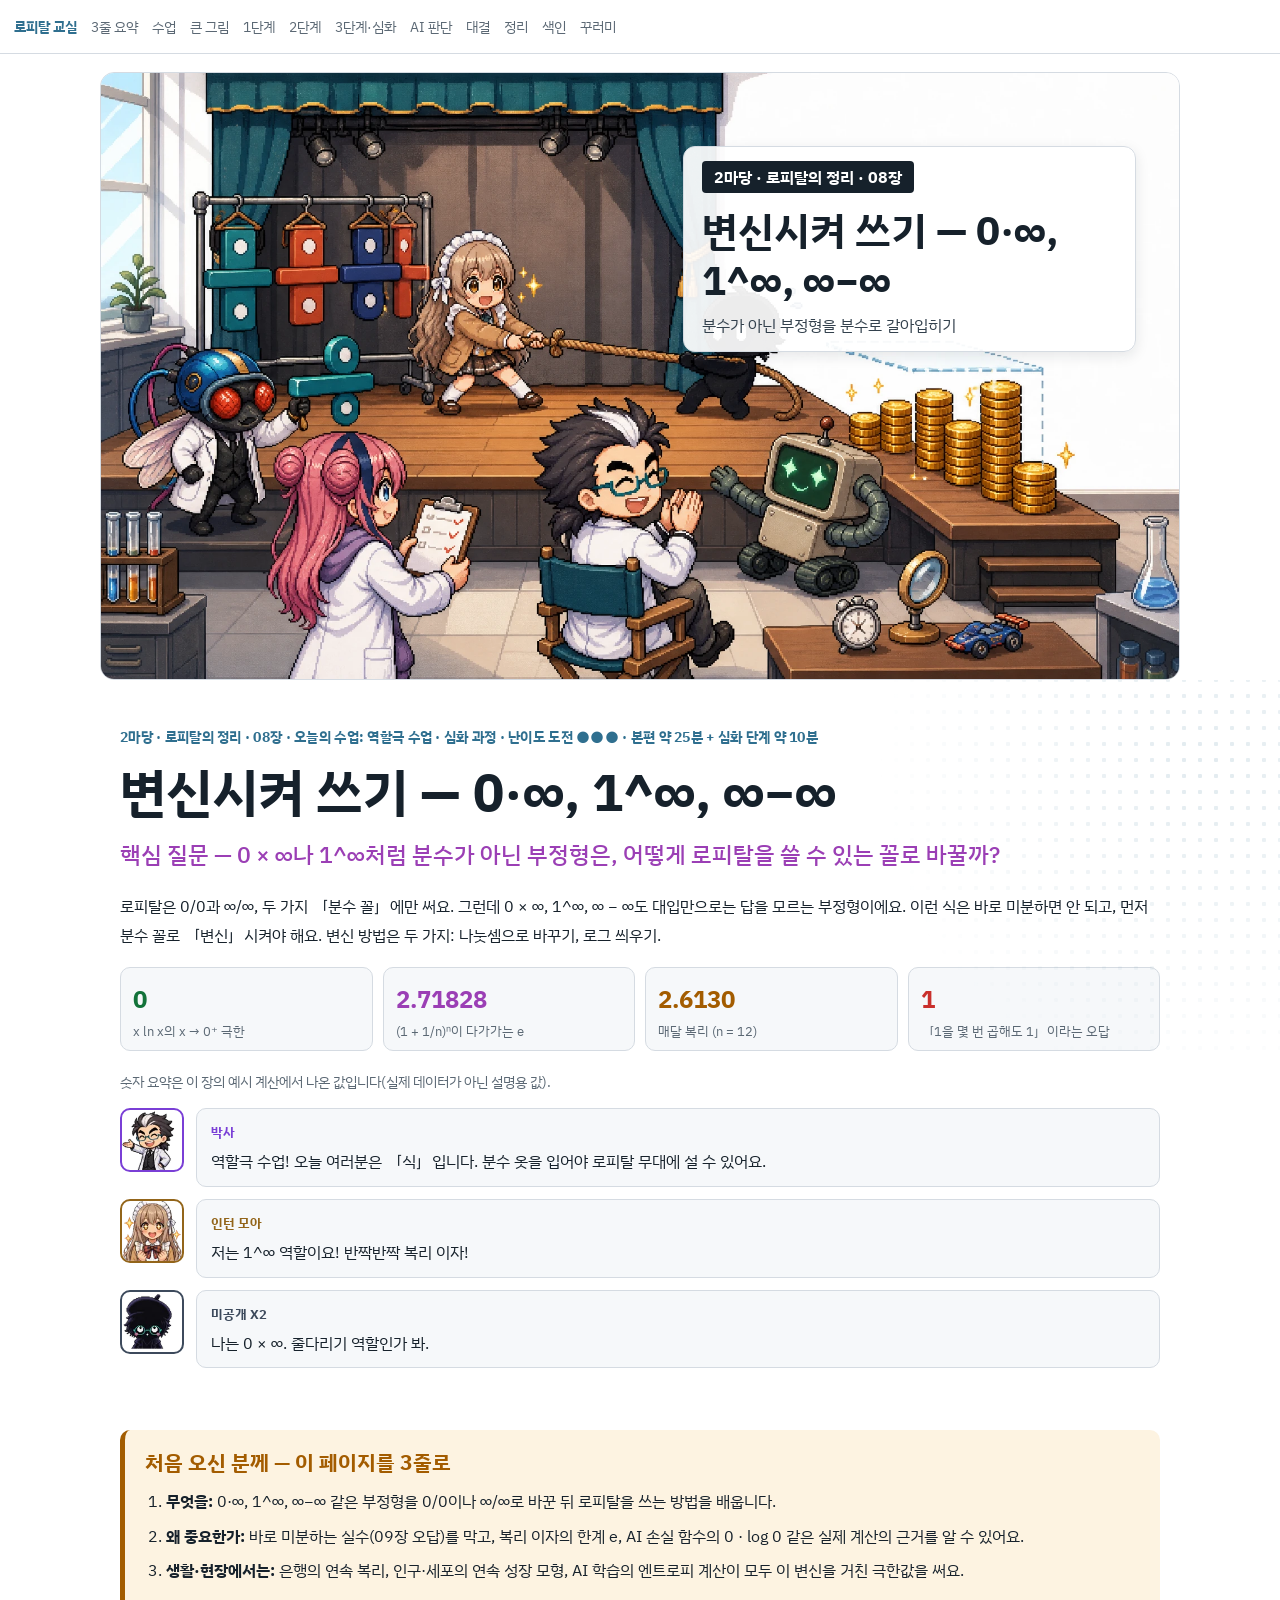
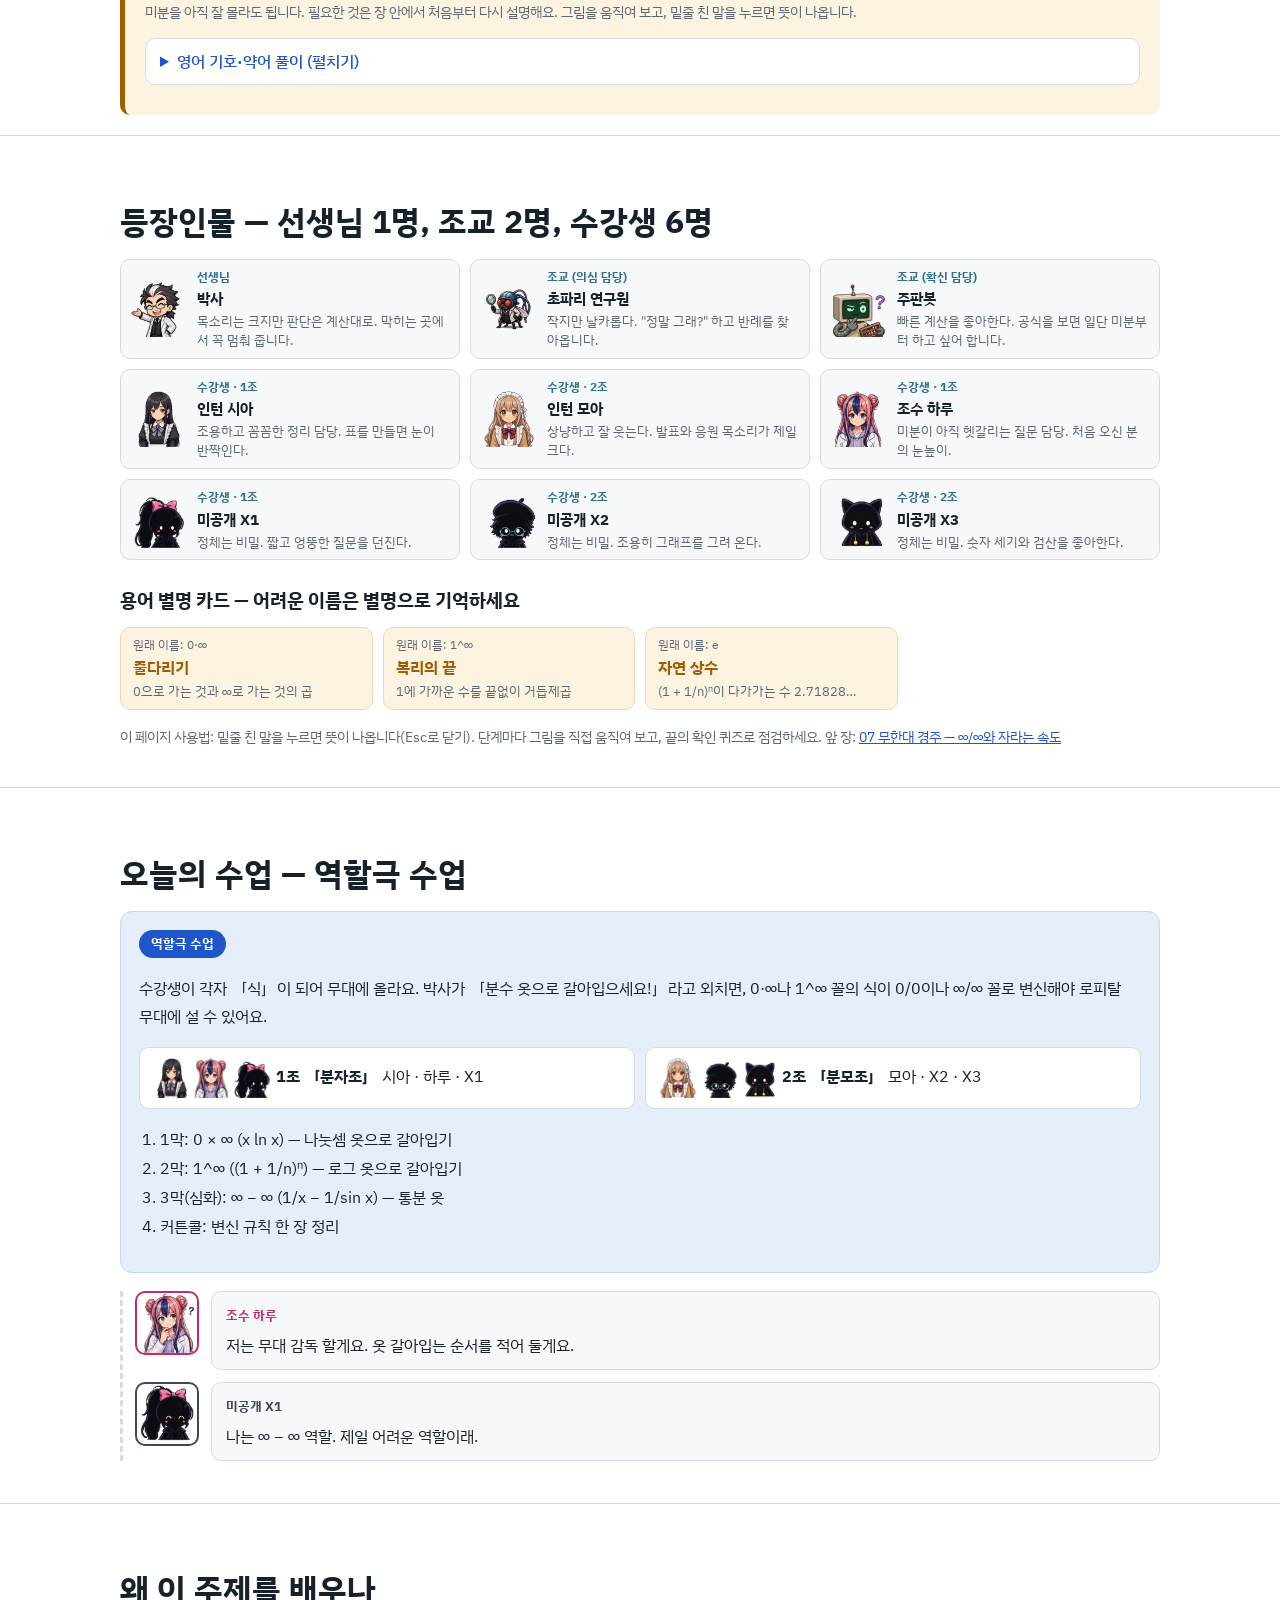
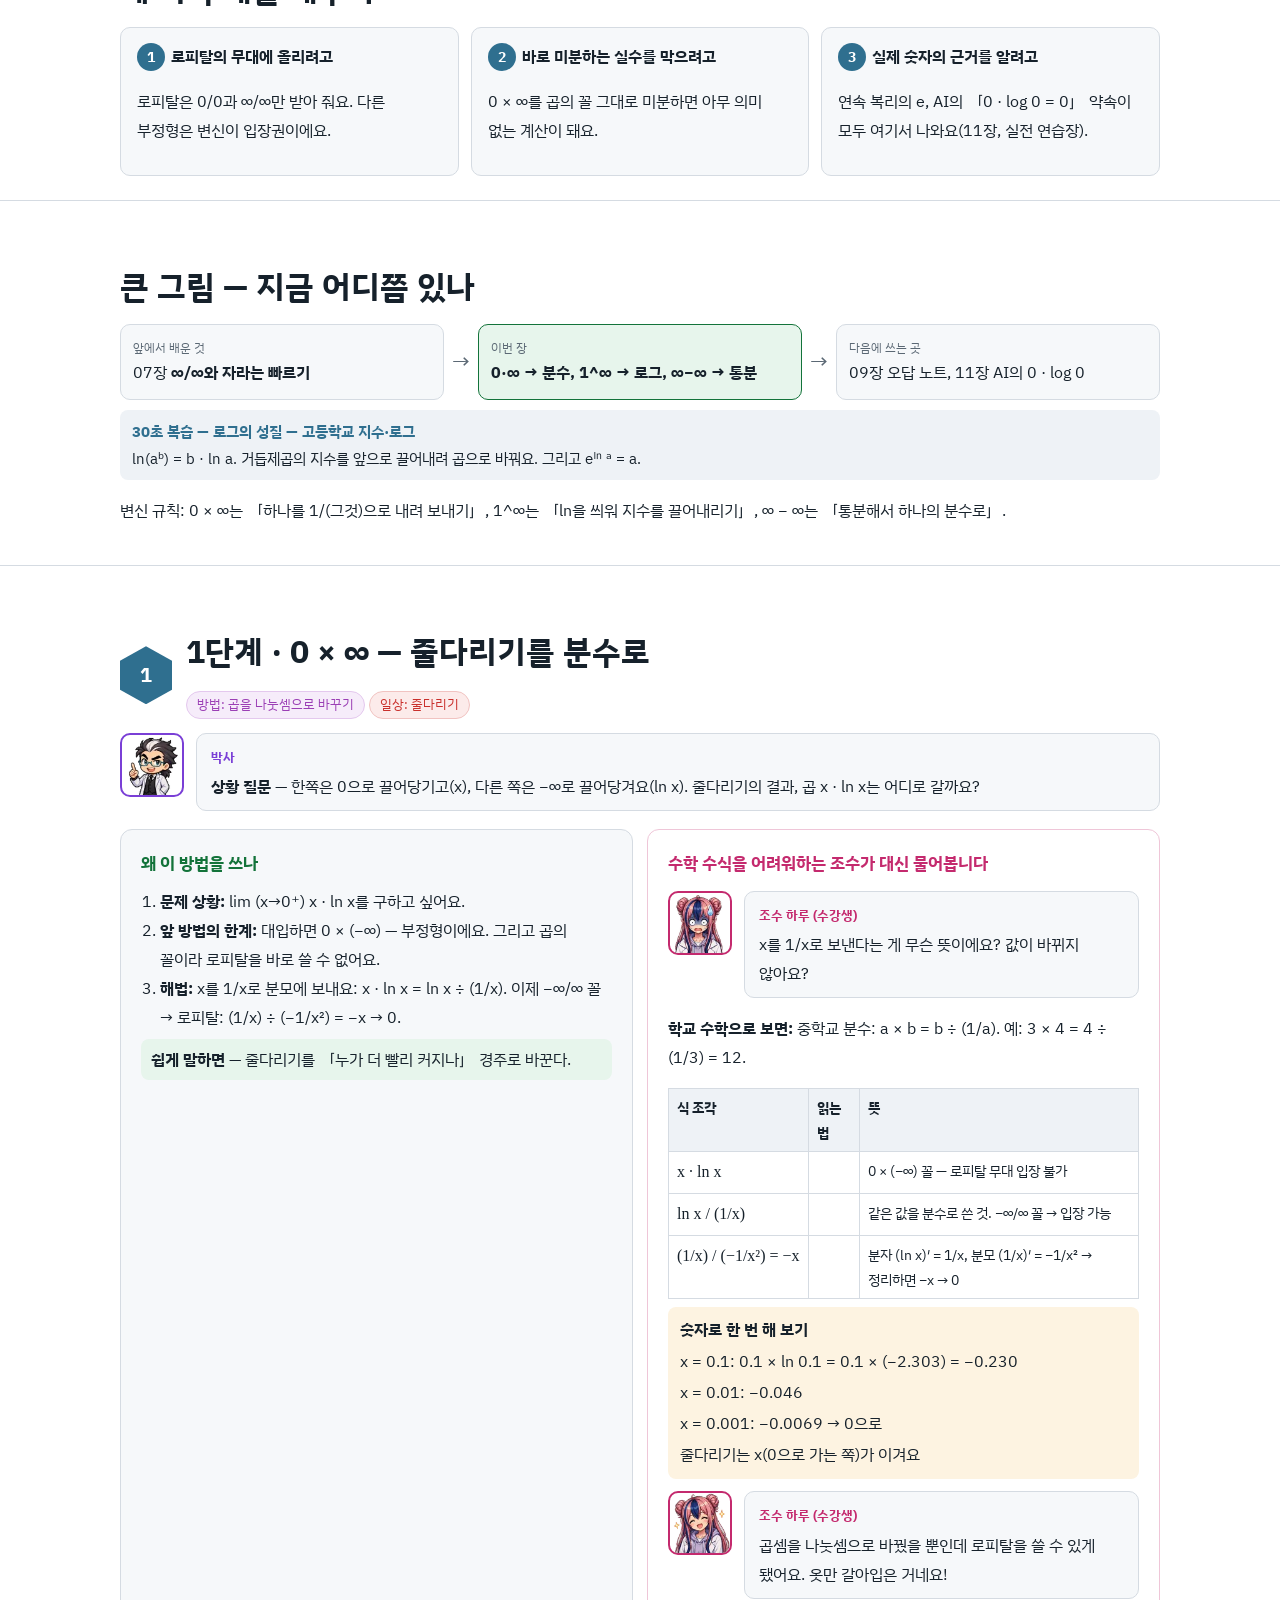
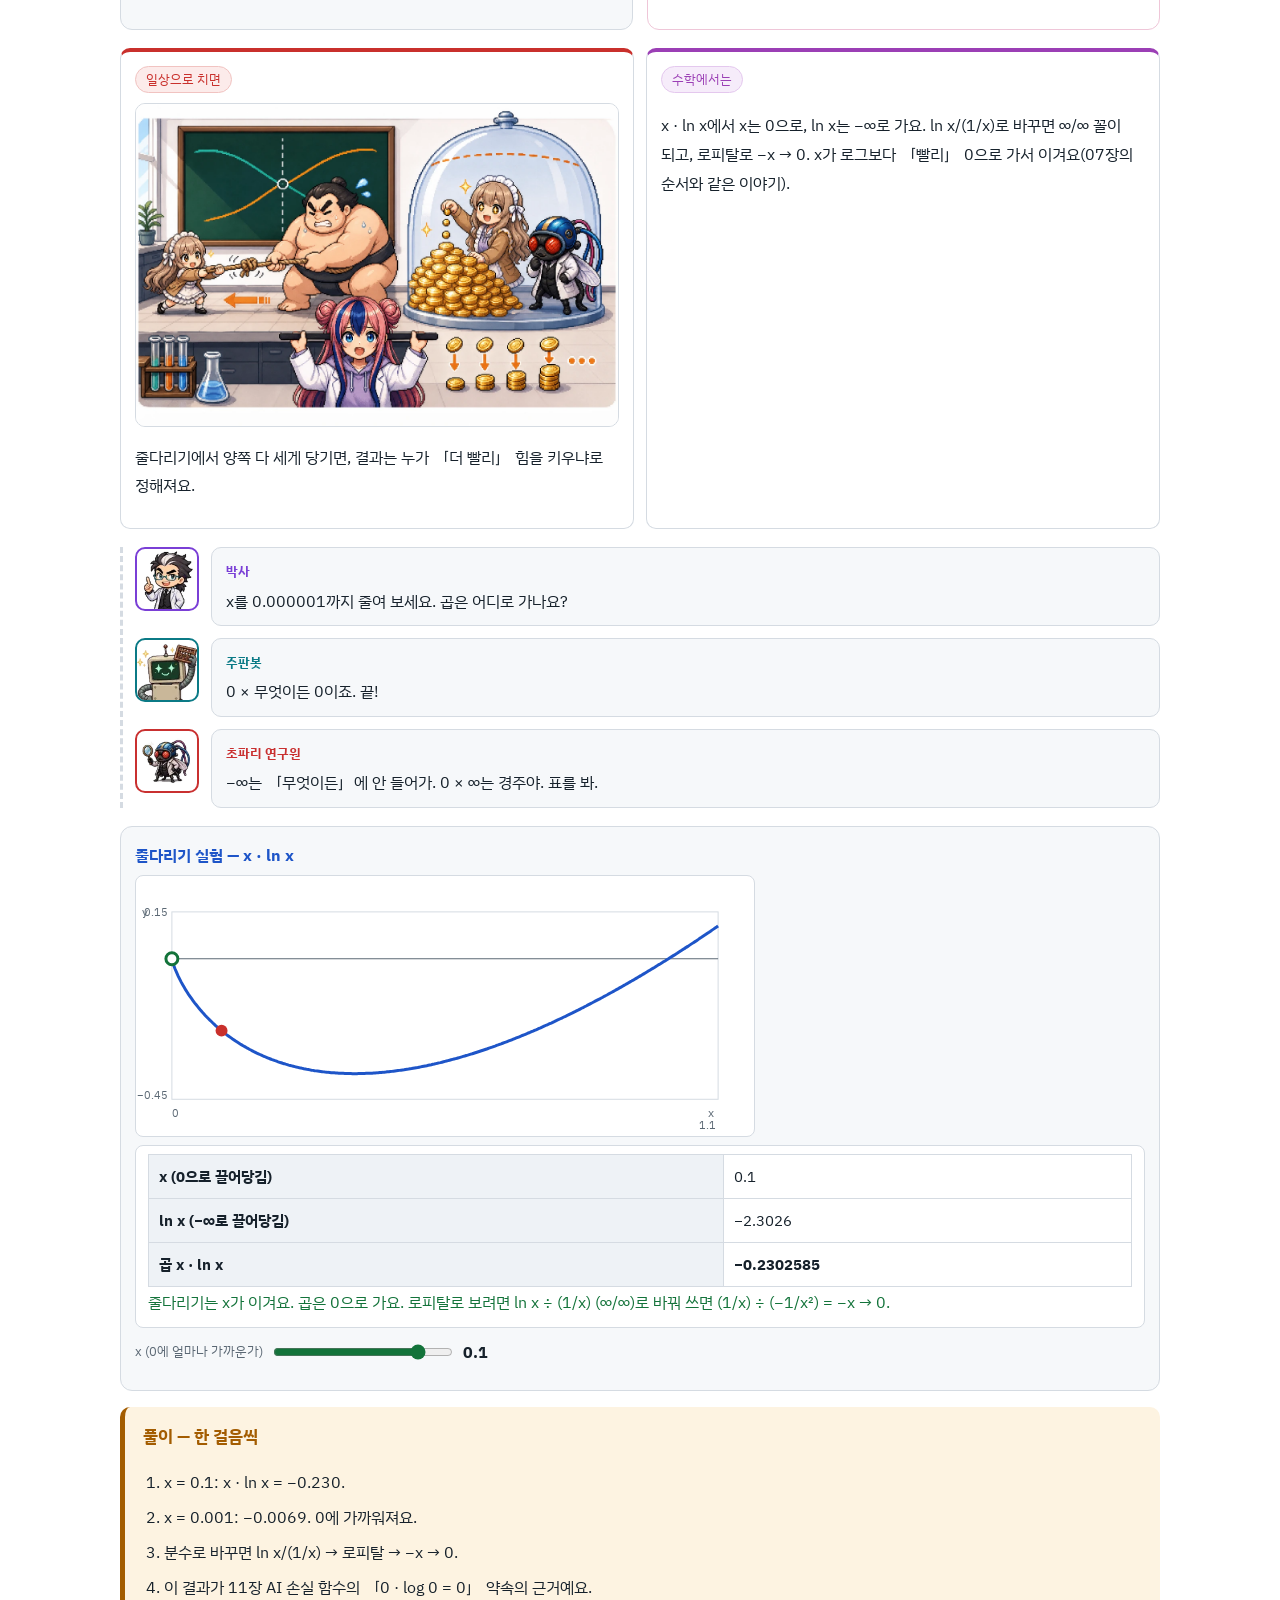
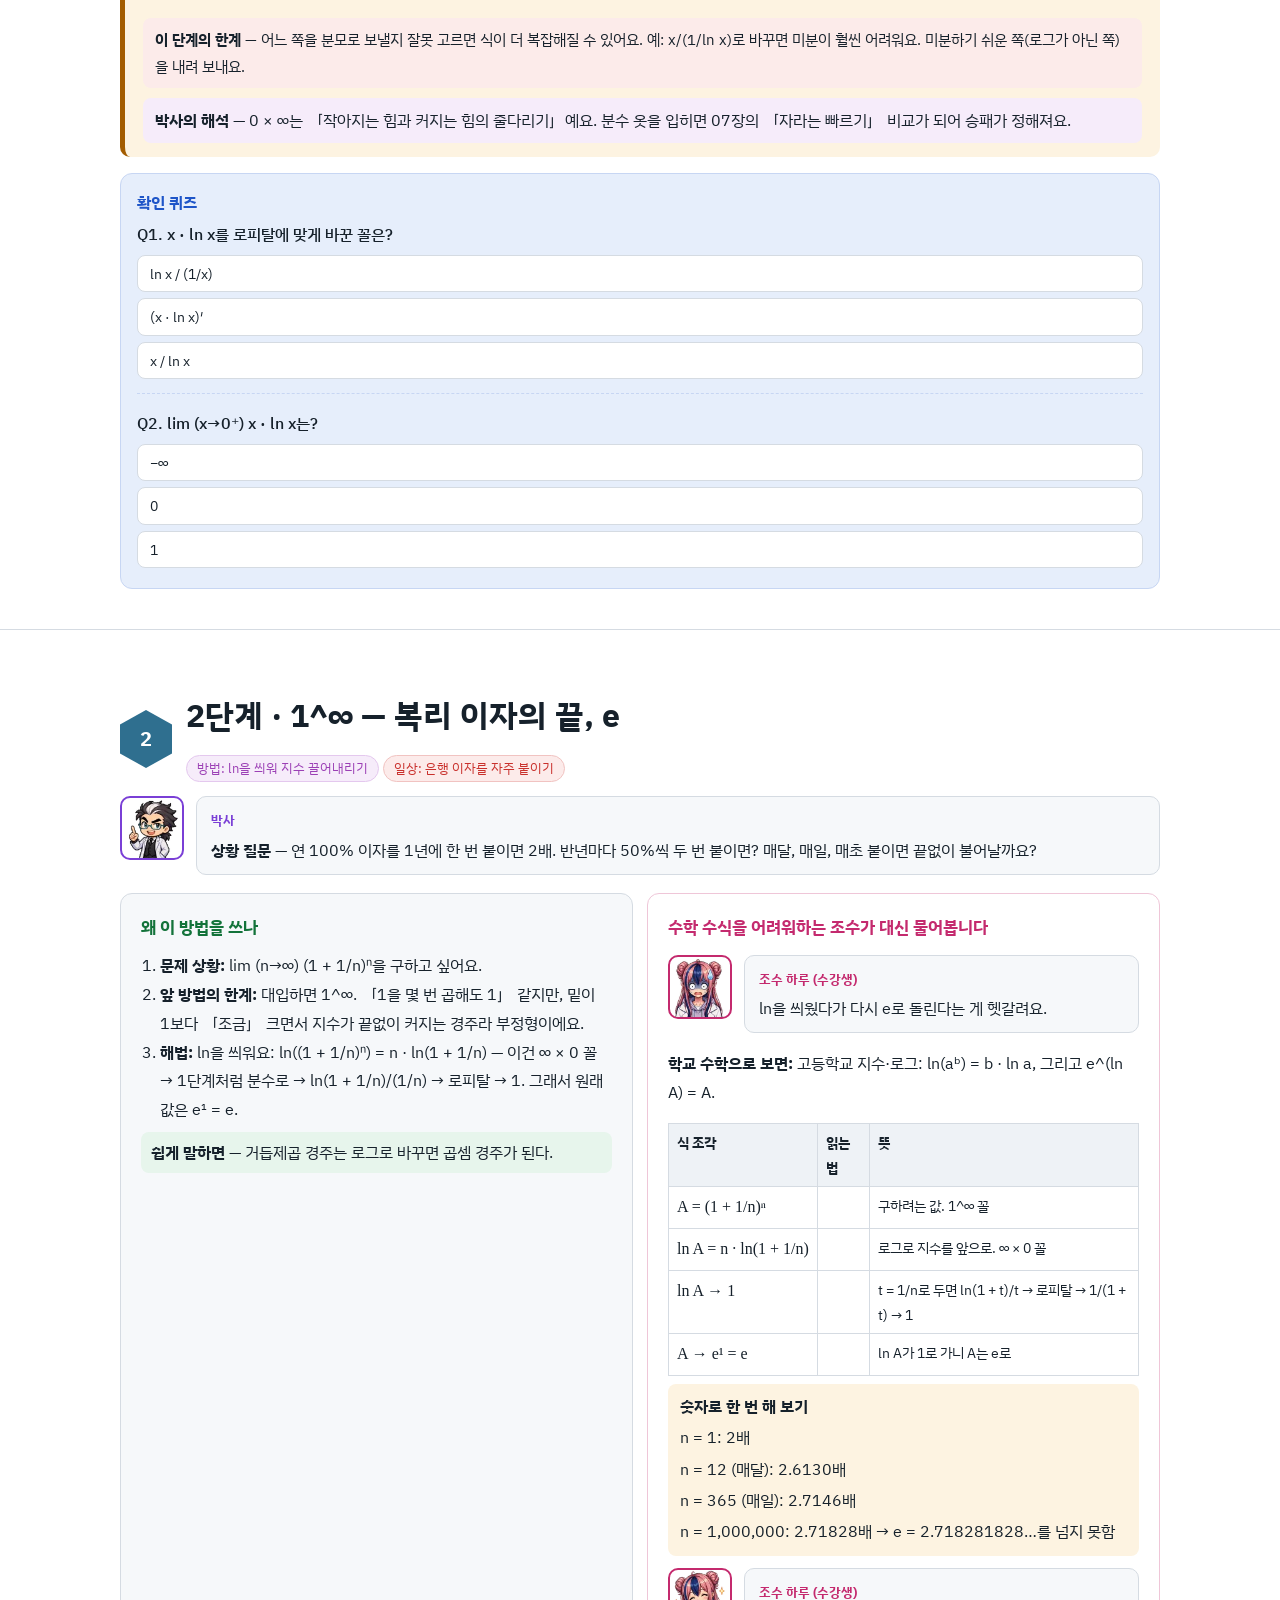
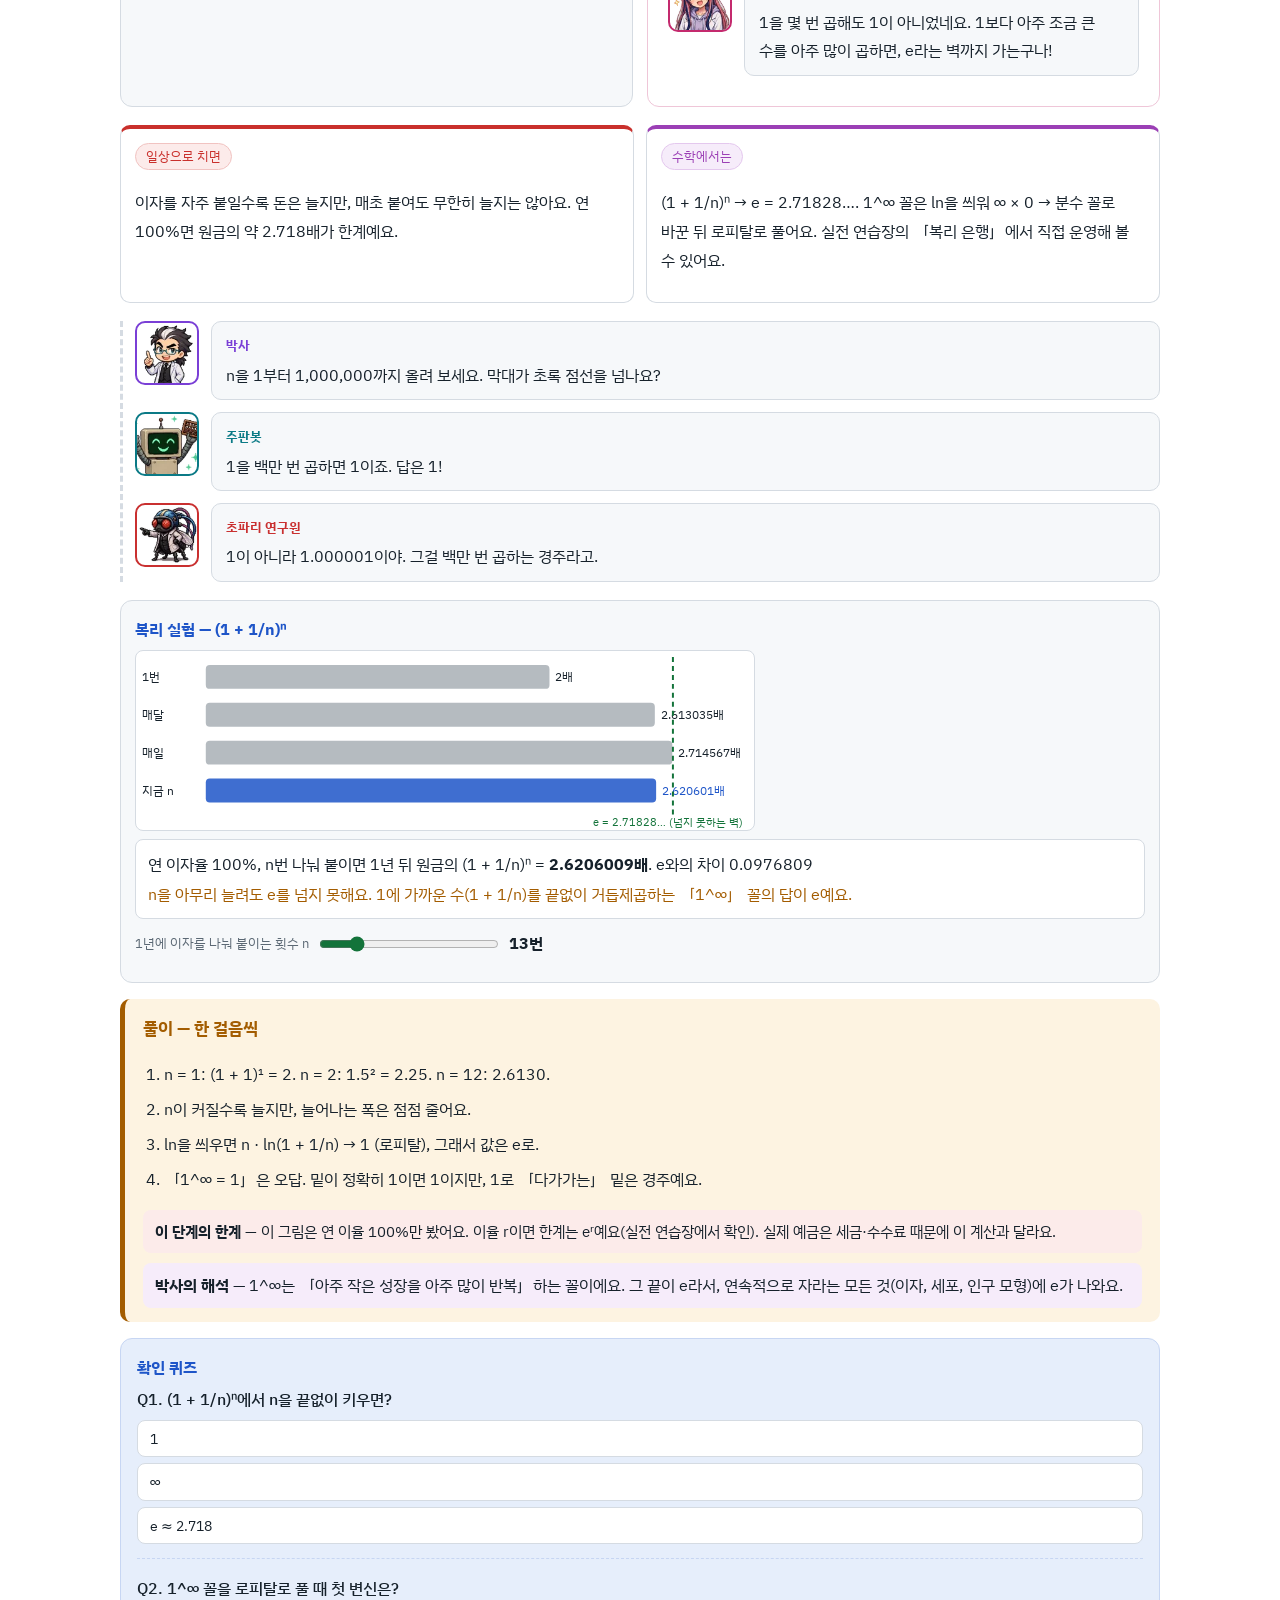
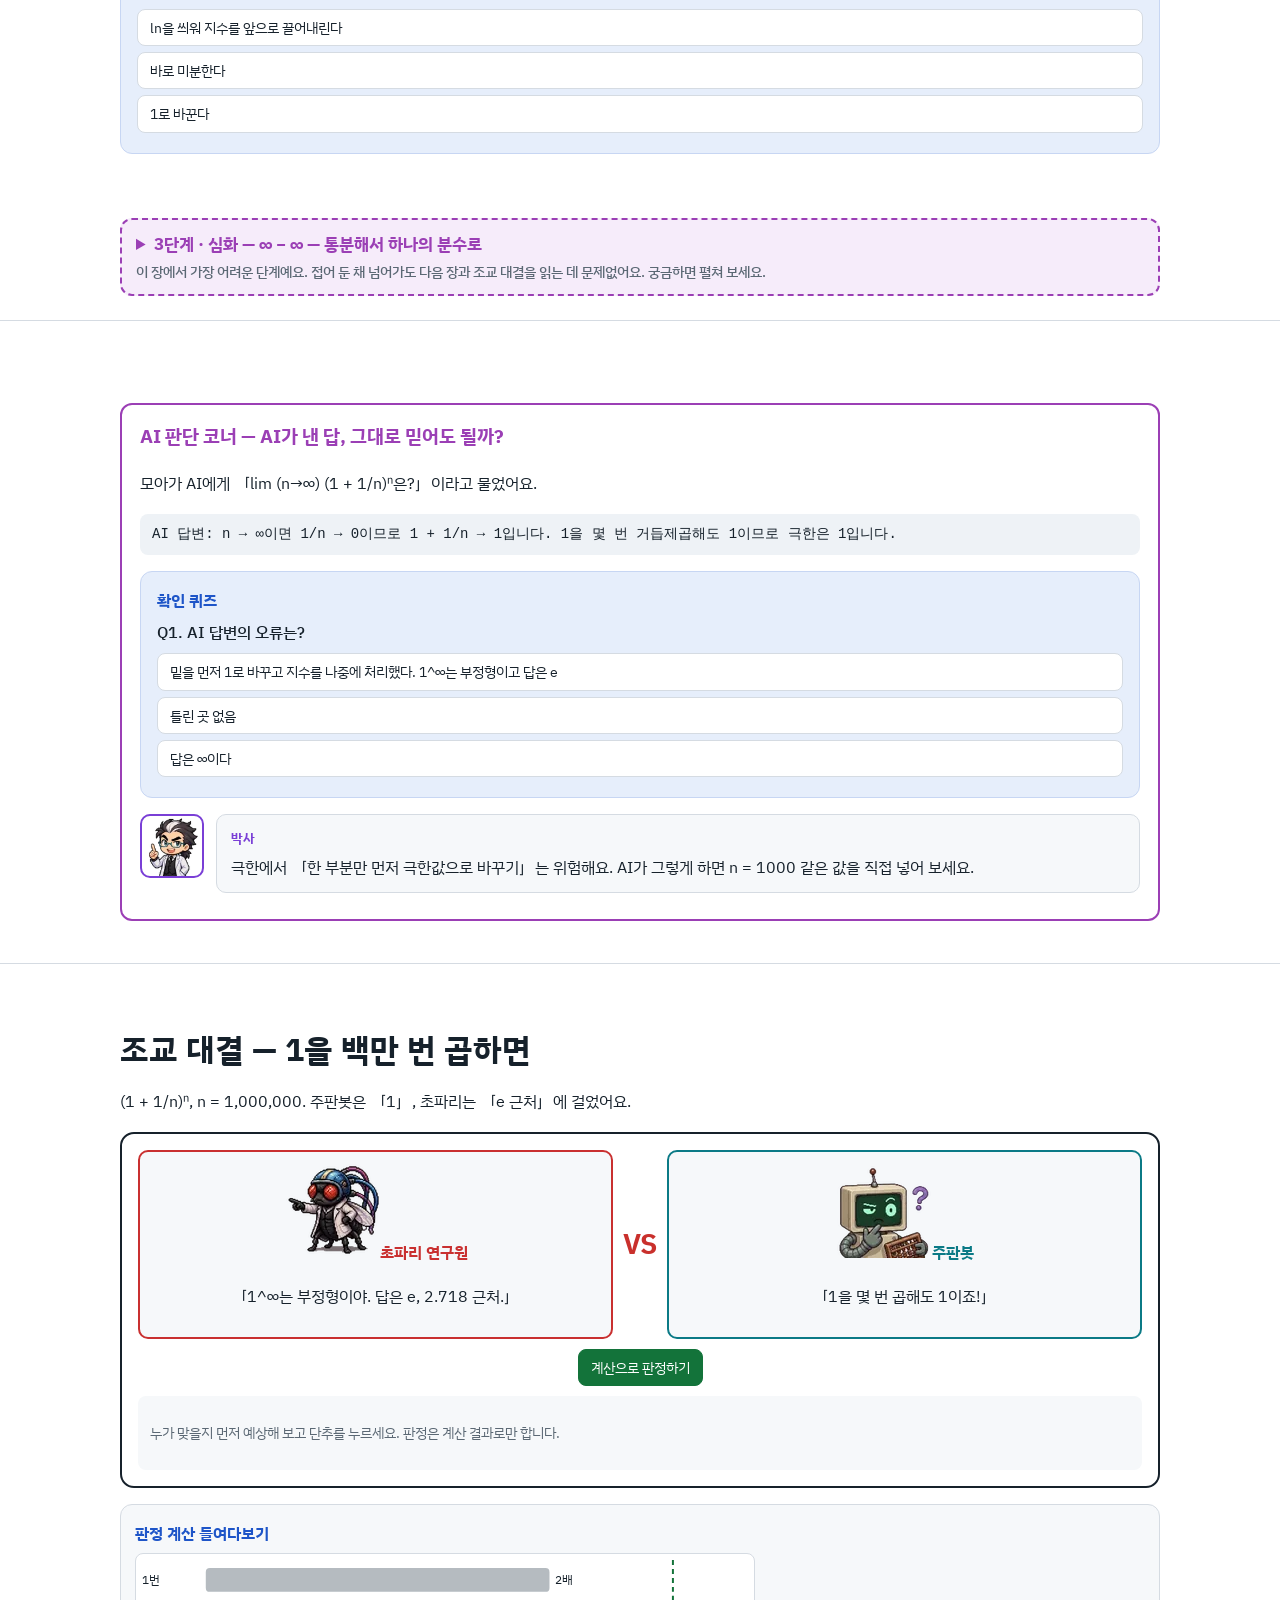
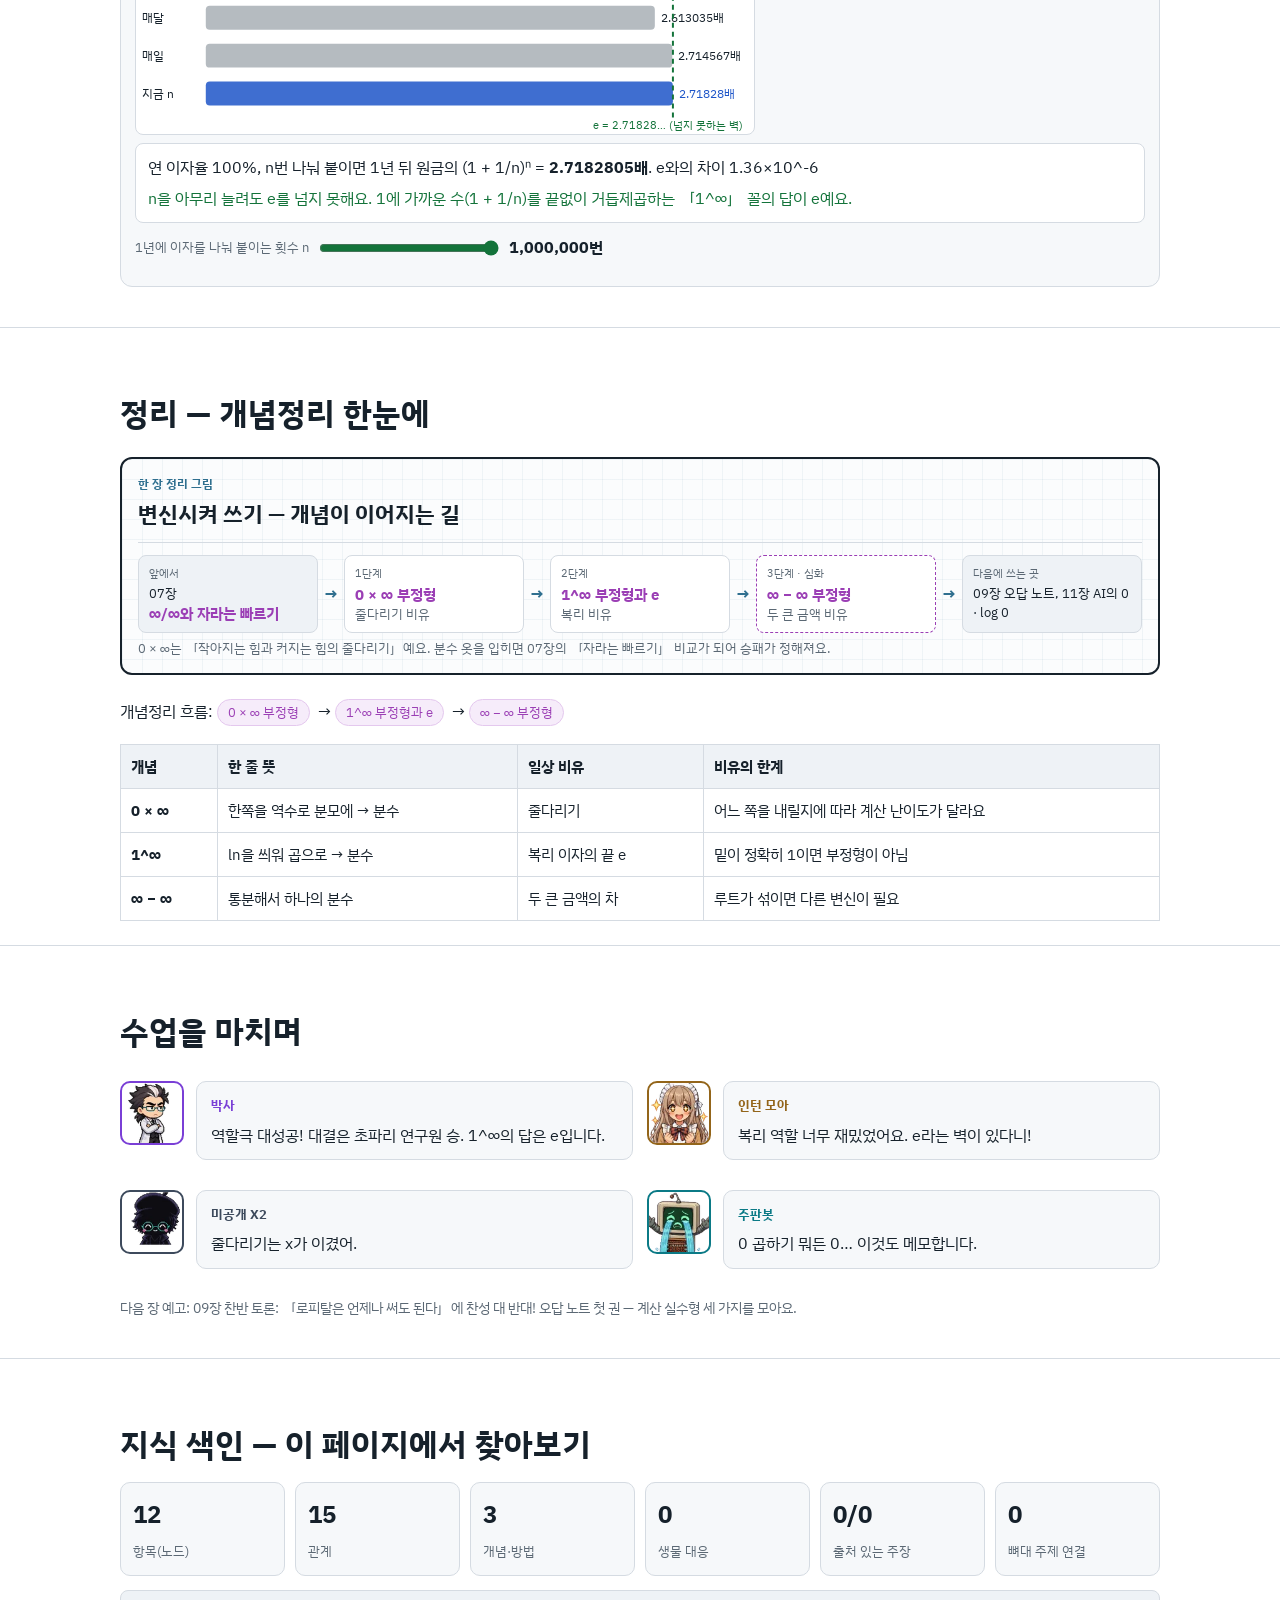
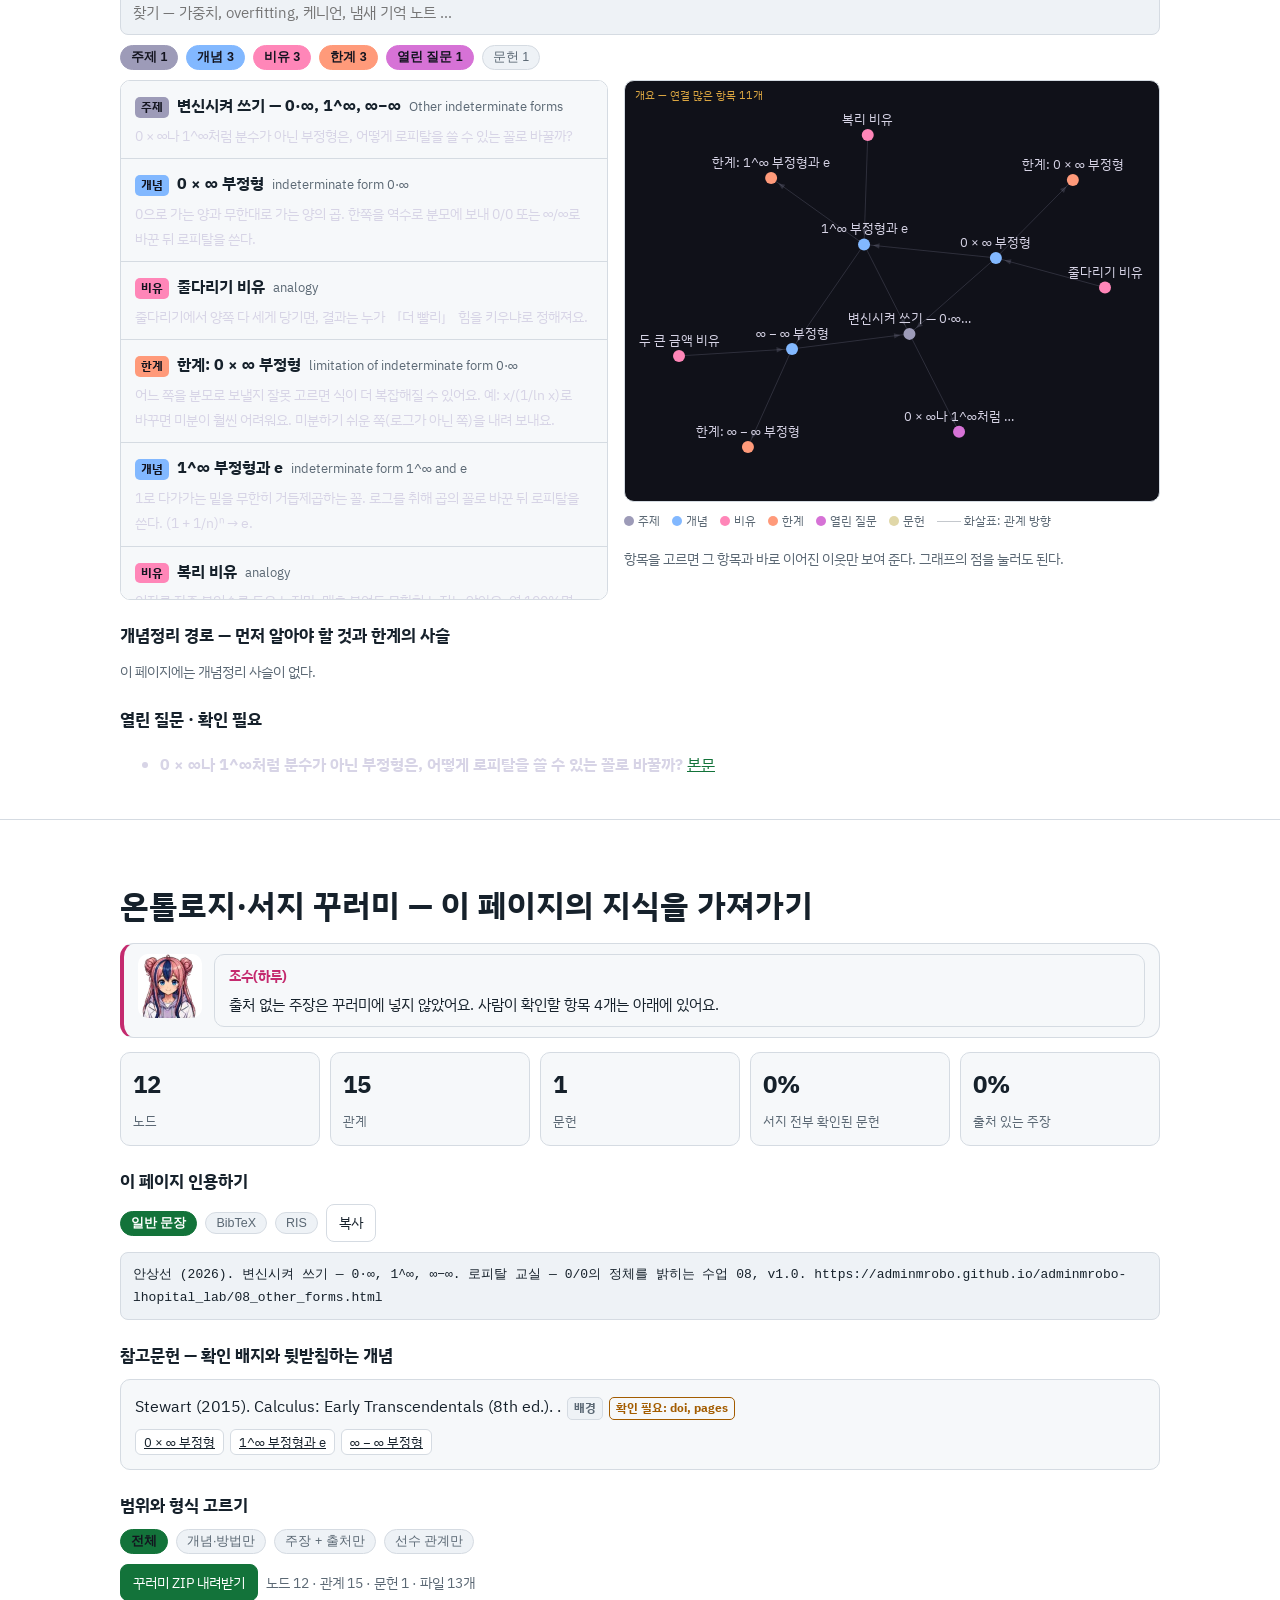
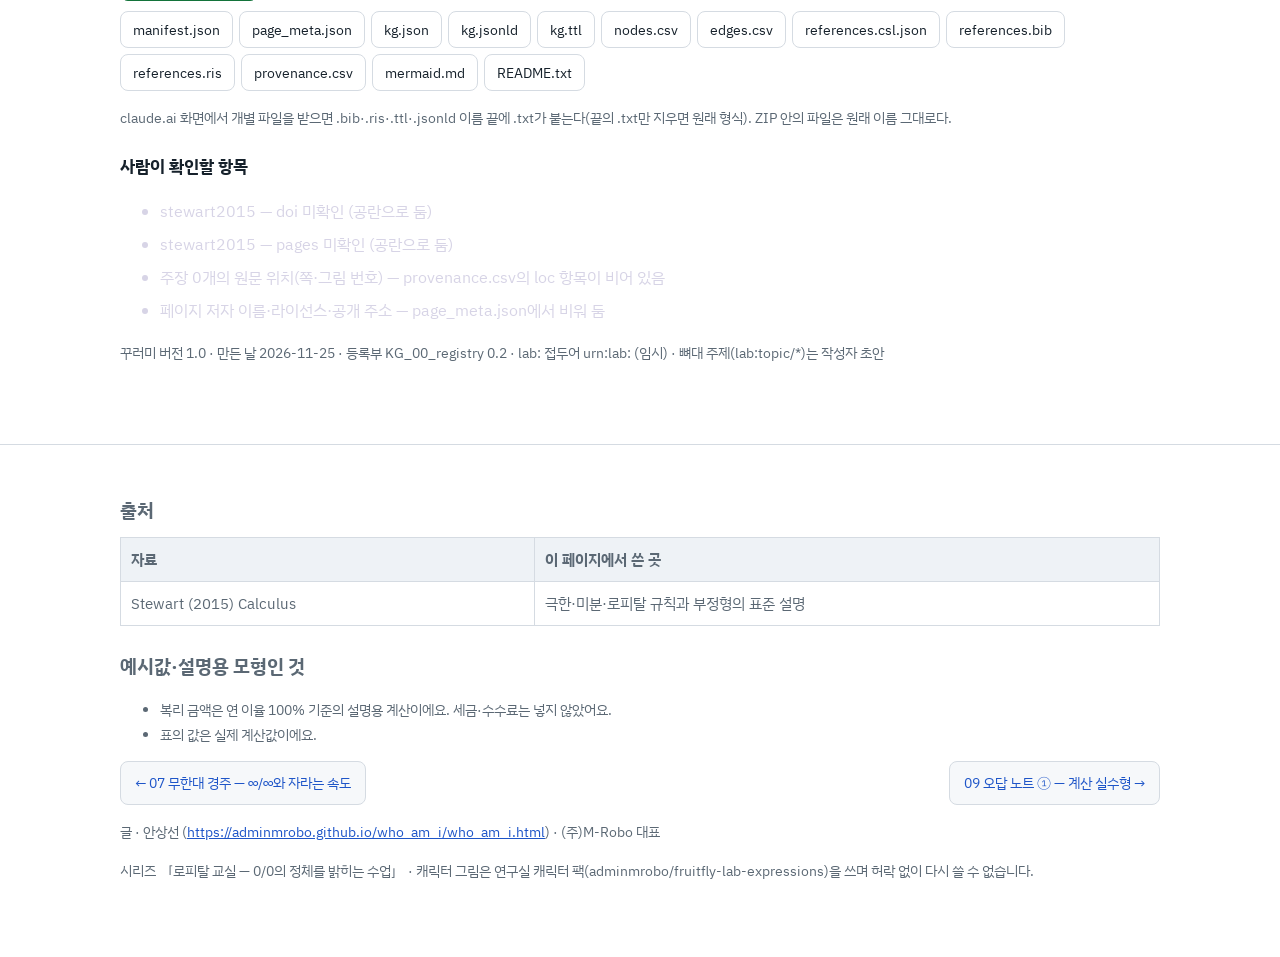
<file: 08_other_forms.html>
<!DOCTYPE html><html lang="ko"><head>
<meta charset="utf-8">
<meta name="viewport" content="width=device-width, initial-scale=1, viewport-fit=cover">
<title>08 변신시켜 쓰기 — 0·∞, 1^∞, ∞−∞ — 로피탈 교실 — 0/0의 정체를 밝히는 수업</title>
<meta name="description" content="0 × ∞나 1^∞처럼 분수가 아닌 부정형은, 어떻게 로피탈을 쓸 수 있는 꼴로 바꿀까?">
<meta property="og:title" content="08 변신시켜 쓰기 — 0·∞, 1^∞, ∞−∞ — 로피탈 교실 — 0/0의 정체를 밝히는 수업">
<meta property="og:description" content="0 × ∞나 1^∞처럼 분수가 아닌 부정형은, 어떻게 로피탈을 쓸 수 있는 꼴로 바꿀까?">
<meta property="og:type" content="article">
<meta property="og:image" content="img/og/og_08.webp">
<link rel="preconnect" href="https://fonts.googleapis.com"><link rel="preconnect" href="https://fonts.gstatic.com" crossorigin>
<link href="https://fonts.googleapis.com/css2?family=IBM+Plex+Sans+KR:wght@400;500;700&display=swap" rel="stylesheet">
<link rel="stylesheet" href="assets/lab.css">
<!-- px-fix v1 --><style id="px-fix">img{image-rendering:auto!important}</style><script id="px-fix-js">(function(){var R=window.ResizeObserver;function f(i){var n=i.naturalWidth,w=i.getBoundingClientRect().width;if(!n||!w)return;var s=w*(window.devicePixelRatio||1)/n;i.style.setProperty("image-rendering",s>=1.95?"pixelated":"auto","important")}var ro=R?new R(function(es){es.forEach(function(e){f(e.target)})}):null;function a(i){if(i.__px)return;i.__px=1;i.addEventListener("load",function(){f(i)});if(ro)ro.observe(i);f(i)}function all(r){(r||document).querySelectorAll&&(r||document).querySelectorAll("img").forEach(a)}function go(){all();if(window.MutationObserver)new MutationObserver(function(ms){ms.forEach(function(m){m.addedNodes.forEach(function(n){if(n.nodeType!==1)return;if(n.tagName==="IMG")a(n);else all(n)})})}).observe(document.documentElement,{childList:true,subtree:true});window.addEventListener("resize",function(){document.querySelectorAll("img").forEach(f)})}if(document.readyState==="loading")document.addEventListener("DOMContentLoaded",go);else go()})();</script><!-- /px-fix -->
</head><body>
<nav class="top" aria-label="이 페이지 목차"><a class="logo" href="index.html">로피탈 교실</a><a href="#three">3줄 요약</a><a href="#class">수업</a><a href="#map">큰 그림</a><a href="#lv1">1단계</a><a href="#lv2">2단계</a><a href="#lv3">3단계·심화</a><a href="#ai">AI 판단</a><a href="#duel">대결</a><a href="#sum">정리</a><a href="#kg">색인</a><a href="#export">꾸러미</a></nav><div id="prog"></div>
<div class="cover has-img" id="top"><img class="cimg" src="img/cover/cover_08.webp" width="1920" height="1080" alt="변신시켜 쓰기 — 0·∞, 1^∞, ∞−∞ 표지 — 박사, 초파리 연구원, 주판봇, 인턴 모아"><div class="ctext"><span class="no">2마당 · 로피탈의 정리 · 08장</span><h1>변신시켜 쓰기 — 0·∞, 1^∞, ∞−∞</h1><p>분수가 아닌 부정형을 분수로 갈아입히기</p></div></div>
<header class="hero"><div class="wrap">
<div class="kicker">2마당 · 로피탈의 정리 · 08장 · 오늘의 수업: 역할극 수업 · 심화 과정 · 난이도 도전 ●●● · 본편 약 25분 + 심화 단계 약 10분</div>
<h1>변신시켜 쓰기 — 0·∞, 1^∞, ∞−∞</h1>
<p class="q">핵심 질문 — 0 × ∞나 1^∞처럼 분수가 아닌 부정형은, 어떻게 로피탈을 쓸 수 있는 꼴로 바꿀까?</p>
<p>로피탈은 0/0과 ∞/∞, 두 가지 「분수 꼴」에만 써요. 그런데 0 × ∞, 1^∞, ∞ − ∞도 대입만으로는 답을 모르는 부정형이에요. 이런 식은 바로 미분하면 안 되고, 먼저 분수 꼴로 「변신」시켜야 해요. 변신 방법은 두 가지: 나눗셈으로 바꾸기, 로그 씌우기.</p>
<div class="kpis"><div class="kpi g"><b>0</b><span>x ln x의 x → 0⁺ 극한</span></div><div class="kpi m"><b>2.71828</b><span>(1 + 1/n)ⁿ이 다가가는 e</span></div><div class="kpi a"><b>2.6130</b><span>매달 복리 (n = 12)</span></div><div class="kpi r"><b>1</b><span>「1을 몇 번 곱해도 1」이라는 오답</span></div></div>
<p class="note">숫자 요약은 이 장의 예시 계산에서 나온 값입니다(실제 데이터가 아닌 설명용 값).</p>
<div class="say" data-who="doc"><img class="who" data-who="doc" data-mood="front" alt="" aria-hidden="true"><div><b class="name">박사</b><p>역할극 수업! 오늘 여러분은 「식」입니다. 분수 옷을 입어야 로피탈 무대에 설 수 있어요.</p></div></div><div class="say" data-who="moa"><img class="who" data-who="moa" data-mood="sparkle" alt="" aria-hidden="true"><div><b class="name">인턴 모아</b><p>저는 1^∞ 역할이요! 반짝반짝 복리 이자!</p></div></div><div class="say" data-who="x2"><img class="who" data-who="x2" data-mood="e09" alt="" aria-hidden="true"><div><b class="name">미공개 X2</b><p>나는 0 × ∞. 줄다리기 역할인가 봐.</p></div></div>
</div></header>
<div class="wrap"><div class="three" id="three"><h2>처음 오신 분께 — 이 페이지를 3줄로</h2><ol>
<li><b>무엇을:</b> 0·∞, 1^∞, ∞−∞ 같은 부정형을 0/0이나 ∞/∞로 바꾼 뒤 로피탈을 쓰는 방법을 배웁니다.</li><li><b>왜 중요한가:</b> 바로 미분하는 실수(09장 오답)를 막고, 복리 이자의 한계 e, AI 손실 함수의 0 · log 0 같은 실제 계산의 근거를 알 수 있어요.</li><li><b>생활·현장에서는:</b> 은행의 연속 복리, 인구·세포의 연속 성장 모형, AI 학습의 엔트로피 계산이 모두 이 변신을 거친 극한값을 써요.</li></ol>
<p class="note">미분을 아직 잘 몰라도 됩니다. 필요한 것은 장 안에서 처음부터 다시 설명해요. 그림을 움직여 보고, 밑줄 친 말을 누르면 뜻이 나옵니다.</p>
<details><summary>영어 기호·약어 풀이 (펼치기)</summary><ul><li><b>0⁺</b> — 0보다 큰 쪽(오른쪽)에서 0으로 다가감. ln x는 x &gt; 0에서만 정의돼서 필요해요</li><li><b>e</b> — 자연 상수 2.71828…. (1 + 1/n)ⁿ의 극한</li><li><b>ln</b> — 밑이 e인 로그. ln(aᵇ) = b · ln a 를 써서 지수를 끌어내림</li></ul></details>
</div></div>
<section class="level" id="cast"><div class="wrap"><h2>등장인물 — 선생님 1명, 조교 2명, 수강생 6명</h2>
<div class="cast"><div><img class="" data-who="doc" data-mood="front" alt="" aria-hidden="true"><div><span class="role">선생님</span><b>박사</b><span>목소리는 크지만 판단은 계산대로. 막히는 곳에서 꼭 멈춰 줍니다.</span></div></div><div><img class="" data-who="fly" data-mood="magnify" alt="" aria-hidden="true"><div><span class="role">조교 (의심 담당)</span><b>초파리 연구원</b><span>작지만 날카롭다. &quot;정말 그래?&quot; 하고 반례를 찾아옵니다.</span></div></div><div><img class="" data-who="robo" data-mood="calc" alt="" aria-hidden="true"><div><span class="role">조교 (확신 담당)</span><b>주판봇</b><span>빠른 계산을 좋아한다. 공식을 보면 일단 미분부터 하고 싶어 합니다.</span></div></div><div><img class="" data-who="sia" data-mood="e13" alt="" aria-hidden="true"><div><span class="role">수강생 · 1조</span><b>인턴 시아</b><span>조용하고 꼼꼼한 정리 담당. 표를 만들면 눈이 반짝인다.</span></div></div><div><img class="" data-who="moa" data-mood="e13" alt="" aria-hidden="true"><div><span class="role">수강생 · 2조</span><b>인턴 모아</b><span>상냥하고 잘 웃는다. 발표와 응원 목소리가 제일 크다.</span></div></div><div><img class="" data-who="asst" data-mood="e13" alt="" aria-hidden="true"><div><span class="role">수강생 · 1조</span><b>조수 하루</b><span>미분이 아직 헷갈리는 질문 담당. 처음 오신 분의 눈높이.</span></div></div><div><img class="" data-who="x1" data-mood="e13" alt="" aria-hidden="true"><div><span class="role">수강생 · 1조</span><b>미공개 X1</b><span>정체는 비밀. 짧고 엉뚱한 질문을 던진다.</span></div></div><div><img class="" data-who="x2" data-mood="e13" alt="" aria-hidden="true"><div><span class="role">수강생 · 2조</span><b>미공개 X2</b><span>정체는 비밀. 조용히 그래프를 그려 온다.</span></div></div><div><img class="" data-who="x3" data-mood="e13" alt="" aria-hidden="true"><div><span class="role">수강생 · 2조</span><b>미공개 X3</b><span>정체는 비밀. 숫자 세기와 검산을 좋아한다.</span></div></div></div>
<h3>용어 별명 카드 — 어려운 이름은 별명으로 기억하세요</h3><div class="nick"><div><span class="role">원래 이름: 0·∞</span><b>줄다리기</b><span>0으로 가는 것과 ∞로 가는 것의 곱</span></div><div><span class="role">원래 이름: 1^∞</span><b>복리의 끝</b><span>1에 가까운 수를 끝없이 거듭제곱</span></div><div><span class="role">원래 이름: e</span><b>자연 상수</b><span>(1 + 1/n)ⁿ이 다가가는 수 2.71828…</span></div></div>
<p class="note">이 페이지 사용법: 밑줄 친 말을 누르면 뜻이 나옵니다(Esc로 닫기). 단계마다 그림을 직접 움직여 보고, 끝의 확인 퀴즈로 점검하세요. 앞 장: <a href="07_infinity_race.html">07 무한대 경주 — ∞/∞와 자라는 속도</a></p>
</div></section>
<section class="level" id="class"><div class="wrap"><h2>오늘의 수업 — 역할극 수업</h2>
<div class="klass"><span class="fmt">역할극 수업</span><p>수강생이 각자 「식」이 되어 무대에 올라요. 박사가 「분수 옷으로 갈아입으세요!」라고 외치면, 0·∞나 1^∞ 꼴의 식이 0/0이나 ∞/∞ 꼴로 변신해야 로피탈 무대에 설 수 있어요.</p><div class="groups"><div><img class="" data-who="sia" data-mood="e13" alt="" aria-hidden="true"><img class="" data-who="asst" data-mood="e13" alt="" aria-hidden="true"><img class="" data-who="x1" data-mood="e13" alt="" aria-hidden="true"> <b>1조 「분자조」</b> 시아 · 하루 · X1</div><div><img class="" data-who="moa" data-mood="e13" alt="" aria-hidden="true"><img class="" data-who="x2" data-mood="e13" alt="" aria-hidden="true"><img class="" data-who="x3" data-mood="e13" alt="" aria-hidden="true"> <b>2조 「분모조」</b> 모아 · X2 · X3</div></div><ol><li>1막: 0 × ∞ (x ln x) — 나눗셈 옷으로 갈아입기</li><li>2막: 1^∞ ((1 + 1/n)ⁿ) — 로그 옷으로 갈아입기</li><li>3막(심화): ∞ − ∞ (1/x − 1/sin x) — 통분 옷</li><li>커튼콜: 변신 규칙 한 장 정리</li></ol></div>
<div class="talk"><div class="say" data-who="asst"><img class="who" data-who="asst" data-mood="think" alt="" aria-hidden="true"><div><b class="name">조수 하루</b><p>저는 무대 감독 할게요. 옷 갈아입는 순서를 적어 둘게요.</p></div></div><div class="say" data-who="x1"><img class="who" data-who="x1" data-mood="e16" alt="" aria-hidden="true"><div><b class="name">미공개 X1</b><p>나는 ∞ − ∞ 역할. 제일 어려운 역할이래.</p></div></div></div></div></section>
<section class="level" id="why"><div class="wrap"><h2>왜 이 주제를 배우나</h2><div class="steps"><div><b class="n">1</b><b>로피탈의 무대에 올리려고</b><p>로피탈은 0/0과 ∞/∞만 받아 줘요. 다른 부정형은 변신이 입장권이에요.</p></div><div><b class="n">2</b><b>바로 미분하는 실수를 막으려고</b><p>0 × ∞를 곱의 꼴 그대로 미분하면 아무 의미 없는 계산이 돼요.</p></div><div><b class="n">3</b><b>실제 숫자의 근거를 알려고</b><p>연속 복리의 e, AI의 「0 · log 0 = 0」 약속이 모두 여기서 나와요(11장, 실전 연습장).</p></div></div></div></section>
<section class="level" id="map"><div class="wrap"><h2>큰 그림 — 지금 어디쯤 있나</h2>
<div class="map3"><div><small>앞에서 배운 것</small>07장 <b>∞/∞와 자라는 빠르기</b></div><i aria-hidden="true">→</i><div class="now"><small>이번 장</small><b>0·∞ → 분수, 1^∞ → 로그, ∞−∞ → 통분</b></div><i aria-hidden="true">→</i><div><small>다음에 쓰는 곳</small>09장 오답 노트, 11장 AI의 0 · log 0</div></div>
<div class="recap"><b>30초 복습 — 로그의 성질 — 고등학교 지수·로그</b><br>ln(aᵇ) = b · ln a. 거듭제곱의 지수를 앞으로 끌어내려 곱으로 바꿔요. 그리고 eˡⁿ ᵃ = a.</div><p>변신 규칙: 0 × ∞는 「하나를 1/(그것)으로 내려 보내기」, 1^∞는 「ln을 씌워 지수를 끌어내리기」, ∞ − ∞는 「통분해서 하나의 분수로」.</p></div></section>
<section class="level" id="lv1"><div class="wrap"><div class="lvhead"><div class="hex" aria-hidden="true">1</div><div><h2>1단계 · 0 × ∞ — 줄다리기를 분수로</h2><span class="tag nn">방법: 곱을 나눗셈으로 바꾸기</span><span class="tag fly">일상: 줄다리기</span></div></div><div class="say" data-who="doc"><img class="who" data-who="doc" data-mood="board" alt="" aria-hidden="true"><div><b class="name">박사</b><p><b>상황 질문</b> — 한쪽은 0으로 끌어당기고(x), 다른 쪽은 −∞로 끌어당겨요(ln x). 줄다리기의 결과, 곱 x · ln x는 어디로 갈까요?</p></div></div><div class="twobox"><div class="whybox"><h3>왜 이 방법을 쓰나</h3><ol><li><b>문제 상황:</b> lim (x→0⁺) x · ln x를 구하고 싶어요.</li><li><b>앞 방법의 한계:</b> 대입하면 0 × (−∞) — 부정형이에요. 그리고 곱의 꼴이라 로피탈을 바로 쓸 수 없어요.</li><li><b>해법:</b> x를 1/x로 분모에 보내요: x · ln x = ln x ÷ (1/x). 이제 −∞/∞ 꼴 → 로피탈: (1/x) ÷ (−1/x²) = −x → 0.</li></ol><div class="easy"><b>쉽게 말하면</b> — 줄다리기를 「누가 더 빨리 커지나」 경주로 바꾼다.</div></div><div class="mathbox"><h3>수학 수식을 어려워하는 조수가 대신 물어봅니다</h3><div class="say" data-who="asst"><img class="who" data-who="asst" data-mood="shock" alt="" aria-hidden="true"><div><b class="name">조수 하루 (수강생)</b><p>x를 1/x로 보낸다는 게 무슨 뜻이에요? 값이 바뀌지 않아요?</p></div></div><p><b>학교 수학으로 보면:</b> 중학교 분수: a × b = b ÷ (1/a). 예: 3 × 4 = 4 ÷ (1/3) = 12.</p><table class="sym"><thead><tr><th>식 조각</th><th>읽는 법</th><th>뜻</th></tr></thead><tbody><tr><td>x · ln x</td><td></td><td>0 × (−∞) 꼴 — 로피탈 무대 입장 불가</td></tr><tr><td>ln x / (1/x)</td><td></td><td>같은 값을 분수로 쓴 것. −∞/∞ 꼴 → 입장 가능</td></tr><tr><td>(1/x) / (−1/x²) = −x</td><td></td><td>분자 (ln x)′ = 1/x, 분모 (1/x)′ = −1/x² → 정리하면 −x → 0</td></tr></tbody></table><div class="tryit"><b>숫자로 한 번 해 보기</b><p>x = 0.1: 0.1 × ln 0.1 = 0.1 × (−2.303) = −0.230</p><p>x = 0.01: −0.046</p><p>x = 0.001: −0.0069 → 0으로</p><p>줄다리기는 x(0으로 가는 쪽)가 이겨요</p></div><div class="say" data-who="asst"><img class="who" data-who="asst" data-mood="spark" alt="" aria-hidden="true"><div><b class="name">조수 하루 (수강생)</b><p>곱셈을 나눗셈으로 바꿨을 뿐인데 로피탈을 쓸 수 있게 됐어요. 옷만 갈아입은 거네요!</p></div></div></div></div><div class="pair"><div><span class="tag fly">일상으로 치면</span><img class="scene" loading="lazy" src="img/scene/scene_08_lv1.webp" width="1200" height="800" alt="줄다리기 비유 장면 그림"><p>줄다리기에서 양쪽 다 세게 당기면, 결과는 누가 「더 빨리」 힘을 키우냐로 정해져요.</p></div><div><span class="tag nn">수학에서는</span><p>x · ln x에서 x는 0으로, ln x는 −∞로 가요. ln x/(1/x)로 바꾸면 ∞/∞ 꼴이 되고, 로피탈로 −x → 0. x가 로그보다 「빨리」 0으로 가서 이겨요(07장의 순서와 같은 이야기).</p></div></div><div class="talk"><div class="say" data-who="doc"><img class="who" data-who="doc" data-mood="board" alt="" aria-hidden="true"><div><b class="name">박사</b><p>x를 0.000001까지 줄여 보세요. 곱은 어디로 가나요?</p></div></div><div class="say" data-who="robo"><img class="who" data-who="robo" data-mood="coin" alt="" aria-hidden="true"><div><b class="name">주판봇</b><p>0 × 무엇이든 0이죠. 끝!</p></div></div><div class="say" data-who="fly"><img class="who" data-who="fly" data-mood="magnify" alt="" aria-hidden="true"><div><b class="name">초파리 연구원</b><p>−∞는 「무엇이든」에 안 들어가. 0 × ∞는 경주야. 표를 봐.</p></div></div></div><div class="panel"><div class="ptitle">줄다리기 실험 — x · ln x</div><div data-w="tug" data-o="{}"></div></div><div class="explain"><h3>풀이 — 한 걸음씩</h3><ol><li>x = 0.1: x · ln x = −0.230.</li><li>x = 0.001: −0.0069. 0에 가까워져요.</li><li>분수로 바꾸면 ln x/(1/x) → 로피탈 → −x → 0.</li><li>이 결과가 11장 AI 손실 함수의 「0 · log 0 = 0」 약속의 근거예요.</li></ol><div class="lim"><b>이 단계의 한계</b> — 어느 쪽을 분모로 보낼지 잘못 고르면 식이 더 복잡해질 수 있어요. 예: x/(1/ln x)로 바꾸면 미분이 훨씬 어려워요. 미분하기 쉬운 쪽(로그가 아닌 쪽)을 내려 보내요.</div><div class="interp"><b>박사의 해석</b> — 0 × ∞는 「작아지는 힘과 커지는 힘의 줄다리기」예요. 분수 옷을 입히면 07장의 「자라는 빠르기」 비교가 되어 승패가 정해져요.</div></div><div class="quiz" data-quiz="q1"></div></div></section>
<section class="level" id="lv2"><div class="wrap"><div class="lvhead"><div class="hex" aria-hidden="true">2</div><div><h2>2단계 · 1^∞ — 복리 이자의 끝, e</h2><span class="tag nn">방법: ln을 씌워 지수 끌어내리기</span><span class="tag fly">일상: 은행 이자를 자주 붙이기</span></div></div><div class="say" data-who="doc"><img class="who" data-who="doc" data-mood="board" alt="" aria-hidden="true"><div><b class="name">박사</b><p><b>상황 질문</b> — 연 100% 이자를 1년에 한 번 붙이면 2배. 반년마다 50%씩 두 번 붙이면? 매달, 매일, 매초 붙이면 끝없이 불어날까요?</p></div></div><div class="twobox"><div class="whybox"><h3>왜 이 방법을 쓰나</h3><ol><li><b>문제 상황:</b> lim (n→∞) (1 + 1/n)ⁿ을 구하고 싶어요.</li><li><b>앞 방법의 한계:</b> 대입하면 1^∞. 「1을 몇 번 곱해도 1」 같지만, 밑이 1보다 「조금」 크면서 지수가 끝없이 커지는 경주라 부정형이에요.</li><li><b>해법:</b> ln을 씌워요: ln((1 + 1/n)ⁿ) = n · ln(1 + 1/n) — 이건 ∞ × 0 꼴 → 1단계처럼 분수로 → ln(1 + 1/n)/(1/n) → 로피탈 → 1. 그래서 원래 값은 e¹ = e.</li></ol><div class="easy"><b>쉽게 말하면</b> — 거듭제곱 경주는 로그로 바꾸면 곱셈 경주가 된다.</div></div><div class="mathbox"><h3>수학 수식을 어려워하는 조수가 대신 물어봅니다</h3><div class="say" data-who="asst"><img class="who" data-who="asst" data-mood="shock" alt="" aria-hidden="true"><div><b class="name">조수 하루 (수강생)</b><p>ln을 씌웠다가 다시 e로 돌린다는 게 헷갈려요.</p></div></div><p><b>학교 수학으로 보면:</b> 고등학교 지수·로그: ln(aᵇ) = b · ln a, 그리고 e^(ln A) = A.</p><table class="sym"><thead><tr><th>식 조각</th><th>읽는 법</th><th>뜻</th></tr></thead><tbody><tr><td>A = (1 + 1/n)ⁿ</td><td></td><td>구하려는 값. 1^∞ 꼴</td></tr><tr><td>ln A = n · ln(1 + 1/n)</td><td></td><td>로그로 지수를 앞으로. ∞ × 0 꼴</td></tr><tr><td>ln A → 1</td><td></td><td>t = 1/n로 두면 ln(1 + t)/t → 로피탈 → 1/(1 + t) → 1</td></tr><tr><td>A → e¹ = e</td><td></td><td>ln A가 1로 가니 A는 e로</td></tr></tbody></table><div class="tryit"><b>숫자로 한 번 해 보기</b><p>n = 1: 2배</p><p>n = 12 (매달): 2.6130배</p><p>n = 365 (매일): 2.7146배</p><p>n = 1,000,000: 2.71828배 → e = 2.718281828…를 넘지 못함</p></div><div class="say" data-who="asst"><img class="who" data-who="asst" data-mood="spark" alt="" aria-hidden="true"><div><b class="name">조수 하루 (수강생)</b><p>1을 몇 번 곱해도 1이 아니었네요. 1보다 아주 조금 큰 수를 아주 많이 곱하면, e라는 벽까지 가는구나!</p></div></div></div></div><div class="pair"><div><span class="tag fly">일상으로 치면</span><p>이자를 자주 붙일수록 돈은 늘지만, 매초 붙여도 무한히 늘지는 않아요. 연 100%면 원금의 약 2.718배가 한계예요.</p></div><div><span class="tag nn">수학에서는</span><p>(1 + 1/n)ⁿ → e = 2.71828…. 1^∞ 꼴은 ln을 씌워 ∞ × 0 → 분수 꼴로 바꾼 뒤 로피탈로 풀어요. 실전 연습장의 「복리 은행」에서 직접 운영해 볼 수 있어요.</p></div></div><div class="talk"><div class="say" data-who="doc"><img class="who" data-who="doc" data-mood="board" alt="" aria-hidden="true"><div><b class="name">박사</b><p>n을 1부터 1,000,000까지 올려 보세요. 막대가 초록 점선을 넘나요?</p></div></div><div class="say" data-who="robo"><img class="who" data-who="robo" data-mood="happy" alt="" aria-hidden="true"><div><b class="name">주판봇</b><p>1을 백만 번 곱하면 1이죠. 답은 1!</p></div></div><div class="say" data-who="fly"><img class="who" data-who="fly" data-mood="point" alt="" aria-hidden="true"><div><b class="name">초파리 연구원</b><p>1이 아니라 1.000001이야. 그걸 백만 번 곱하는 경주라고.</p></div></div></div><div class="panel"><div class="ptitle">복리 실험 — (1 + 1/n)ⁿ</div><div data-w="compound" data-o="{&quot;n&quot;: 12}"></div></div><div class="explain"><h3>풀이 — 한 걸음씩</h3><ol><li>n = 1: (1 + 1)¹ = 2. n = 2: 1.5² = 2.25. n = 12: 2.6130.</li><li>n이 커질수록 늘지만, 늘어나는 폭은 점점 줄어요.</li><li>ln을 씌우면 n · ln(1 + 1/n) → 1 (로피탈), 그래서 값은 e로.</li><li>「1^∞ = 1」은 오답. 밑이 정확히 1이면 1이지만, 1로 「다가가는」 밑은 경주예요.</li></ol><div class="lim"><b>이 단계의 한계</b> — 이 그림은 연 이율 100%만 봤어요. 이율 r이면 한계는 eʳ예요(실전 연습장에서 확인). 실제 예금은 세금·수수료 때문에 이 계산과 달라요.</div><div class="interp"><b>박사의 해석</b> — 1^∞는 「아주 작은 성장을 아주 많이 반복」하는 꼴이에요. 그 끝이 e라서, 연속적으로 자라는 모든 것(이자, 세포, 인구 모형)에 e가 나와요.</div></div><div class="quiz" data-quiz="q2"></div></div></section>
<div class="wrap"><details class="deepbox"><summary><b>3단계 · 심화 — ∞ − ∞ — 통분해서 하나의 분수로</b><br><span class="note">이 장에서 가장 어려운 단계예요. 접어 둔 채 넘어가도 다음 장과 조교 대결을 읽는 데 문제없어요. 궁금하면 펼쳐 보세요.</span></summary><section class="level" id="lv3"><div class="wrap"><div class="lvhead"><div class="hex" aria-hidden="true">3</div><div><h2>3단계 · ∞ − ∞ — 통분해서 하나의 분수로</h2><span class="tag nn">방법: 통분</span><span class="tag fly">일상: 두 큰 금액의 차이</span></div></div><div class="say" data-who="doc"><img class="who" data-who="doc" data-mood="board" alt="" aria-hidden="true"><div><b class="name">박사</b><p><b>상황 질문</b> — 두 회사의 매출이 둘 다 끝없이 커져요. 「매출 차이」도 끝없이 커질까요, 아니면 어떤 값으로 모일까요?</p></div></div><div class="pair"><div><span class="tag fly">일상으로 치면</span><p>두 큰 금액이 함께 커져도, 차이는 0일 수도, 일정할 수도, 커질 수도 있어요. 「둘 다 크다」만으로는 차이를 몰라요.</p></div><div><span class="tag nn">수학에서는</span><p>lim (x→0) (1/x − 1/sin x)는 ∞ − ∞ 꼴이에요. 통분하면 (sin x − x)/(x sin x) — 0/0 꼴 → 로피탈 두 번: (cos x − 1)/(sin x + x cos x) → (−sin x)/(2cos x − x sin x) → 0/2 = 0.</p></div></div><div class="talk"><div class="say" data-who="doc"><img class="who" data-who="doc" data-mood="board" alt="" aria-hidden="true"><div><b class="name">박사</b><p>표의 식을 1/x − 1/sin x로 바꾸고 자릿수를 올려 보세요.</p></div></div><div class="say" data-who="robo"><img class="who" data-who="robo" data-mood="coin" alt="" aria-hidden="true"><div><b class="name">주판봇</b><p>∞ 빼기 ∞는 0이죠. 같은 무한대끼리니까!</p></div></div><div class="say" data-who="fly"><img class="who" data-who="fly" data-mood="clip" alt="" aria-hidden="true"><div><b class="name">초파리 연구원</b><p>이번엔 우연히 0이 맞아. 하지만 「같은 무한대니까」는 틀린 이유야. 1/x − 1/x²는 −∞로 가거든.</p></div></div></div><div class="panel"><div class="ptitle">∞ − ∞ 표 — 1/x − 1/sin x</div><div data-w="table" data-o="{&quot;keys&quot;: [&quot;sub&quot;], &quot;K&quot;: 3, &quot;Kmax&quot;: 5}"></div></div><div class="explain"><h3>풀이 — 한 걸음씩</h3><ol><li>x = 0.1: 1/0.1 − 1/sin 0.1 = 10 − 10.0167 = −0.0167.</li><li>x = 0.01: −0.00167. 0으로 모여요.</li><li>통분: (sin x − x)/(x sin x) → 0/0 → 로피탈 두 번 → 0.</li><li>주판봇의 답 0은 맞았지만 이유가 틀렸어요. 1/x − 1/x²는 같은 ∞ − ∞인데 −∞로 가요.</li></ol><div class="lim"><b>이 단계의 한계</b> — 통분이 늘 쉬운 것은 아니에요. 루트가 섞인 ∞ − ∞는 「켤레식 곱하기」 같은 다른 변신이 필요해요. 이 시리즈에서는 다루지 않아요.</div><div class="interp"><b>박사의 해석</b> — 부정형의 공통점: 「한쪽의 힘」만 보고 답을 정할 수 없다는 것. 변신은 두 힘을 한 분수 안에 넣어 경주시키는 일이에요.</div></div><details><summary>더 알고 싶은 분께 — 정확한 정의 (몰라도 됩니다)</summary><p>참고로 sin x = x − x³/6 + …를 쓰면 1/x − 1/sin x ≈ −x/6 이라서 0으로 가는 빠르기까지 알 수 있어요(x = 0.01이면 −0.00167). 이런 전개를 테일러 급수라고 해요.</p></details><div class="quiz" data-quiz="q3"></div></div></section></details></div>
<section class="level" id="ai"><div class="wrap"><div class="aic"><h3>AI 판단 코너 — AI가 낸 답, 그대로 믿어도 될까?</h3>
<p>모아가 AI에게 「lim (n→∞) (1 + 1/n)ⁿ은?」이라고 물었어요.</p><div class="aiout">AI 답변: n → ∞이면 1/n → 0이므로 1 + 1/n → 1입니다. 1을 몇 번 거듭제곱해도 1이므로 극한은 1입니다.</div>
<div class="quiz" data-quiz="ai"></div>
<div class="say" data-who="doc"><img class="who" data-who="doc" data-mood="board" alt="" aria-hidden="true"><div><b class="name">박사</b><p>극한에서 「한 부분만 먼저 극한값으로 바꾸기」는 위험해요. AI가 그렇게 하면 n = 1000 같은 값을 직접 넣어 보세요.</p></div></div></div></div></section>
<section class="level" id="duel"><div class="wrap"><h2>조교 대결 — 1을 백만 번 곱하면</h2>
<p>(1 + 1/n)ⁿ, n = 1,000,000. 주판봇은 「1」, 초파리는 「e 근처」에 걸었어요.</p>
<div class="duel"><div class="vs"><div class="side fly"><img class="" data-who="fly" data-mood="point" alt="" aria-hidden="true"><b style="color:var(--c-fly)">초파리 연구원</b><p>「1^∞는 부정형이야. 답은 e, 2.718 근처.」</p></div>
<div class="vsm" aria-hidden="true">VS</div>
<div class="side robo"><img class="" data-who="robo" data-mood="calc" alt="" aria-hidden="true"><b style="color:var(--c-robo)">주판봇</b><p>「1을 몇 번 곱해도 1이죠!」</p></div></div>
<div class="ctrl" style="justify-content:center"><button class="bt primary duel-run" type="button">계산으로 판정하기</button></div>
<div class="verdict" aria-live="polite"><p class="note">누가 맞을지 먼저 예상해 보고 단추를 누르세요. 판정은 계산 결과로만 합니다.</p></div></div>
<div class="panel"><div class="ptitle">판정 계산 들여다보기</div><div data-w="compound" data-o="{&quot;n&quot;: 1000000}"></div></div>
</div></section>
<section class="level" id="sum"><div class="wrap"><h2>정리 — 개념정리 한눈에</h2>
<figure class="flowmap"><div class="ihead"><span>한 장 정리 그림</span><b>변신시켜 쓰기 — 개념이 이어지는 길</b></div><div class="frow"><div class="fe"><small>앞에서</small><span>07장 <b>∞/∞와 자라는 빠르기</b></span></div><i aria-hidden="true">→</i><div class="fs"><small>1단계</small><b>0 × ∞ 부정형</b><span>줄다리기 비유</span></div><i aria-hidden="true">→</i><div class="fs"><small>2단계</small><b>1^∞ 부정형과 e</b><span>복리 비유</span></div><i aria-hidden="true">→</i><div class="fs deep"><small>3단계 · 심화</small><b>∞ − ∞ 부정형</b><span>두 큰 금액 비유</span></div><i aria-hidden="true">→</i><div class="fe"><small>다음에 쓰는 곳</small><span>09장 오답 노트, 11장 AI의 0 · log 0</span></div></div><figcaption>0 × ∞는 「작아지는 힘과 커지는 힘의 줄다리기」예요. 분수 옷을 입히면 07장의 「자라는 빠르기」 비교가 되어 승패가 정해져요.</figcaption></figure>
<p>개념정리 흐름: <span class="tag nn">0 × ∞ 부정형</span> → <span class="tag nn">1^∞ 부정형과 e</span> → <span class="tag nn">∞ − ∞ 부정형</span></p>
<div class="tw"><table class="tb"><thead><tr><th>개념</th><th>한 줄 뜻</th><th>일상 비유</th><th>비유의 한계</th></tr></thead><tbody><tr><td><b>0 × ∞</b></td><td>한쪽을 역수로 분모에 → 분수</td><td>줄다리기</td><td>어느 쪽을 내릴지에 따라 계산 난이도가 달라요</td></tr><tr><td><b>1^∞</b></td><td>ln을 씌워 곱으로 → 분수</td><td>복리 이자의 끝 e</td><td>밑이 정확히 1이면 부정형이 아님</td></tr><tr><td><b>∞ − ∞</b></td><td>통분해서 하나의 분수</td><td>두 큰 금액의 차</td><td>루트가 섞이면 다른 변신이 필요</td></tr></tbody></table></div>
</div></section>
<section class="level" id="outro"><div class="wrap"><h2>수업을 마치며</h2><div class="outro"><div class="say" data-who="doc"><img class="who" data-who="doc" data-mood="verdict" alt="" aria-hidden="true"><div><b class="name">박사</b><p>역할극 대성공! 대결은 초파리 연구원 승. 1^∞의 답은 e입니다.</p></div></div><div class="say" data-who="moa"><img class="who" data-who="moa" data-mood="sparkle" alt="" aria-hidden="true"><div><b class="name">인턴 모아</b><p>복리 역할 너무 재밌었어요. e라는 벽이 있다니!</p></div></div><div class="say" data-who="x2"><img class="who" data-who="x2" data-mood="e16" alt="" aria-hidden="true"><div><b class="name">미공개 X2</b><p>줄다리기는 x가 이겼어.</p></div></div><div class="say" data-who="robo"><img class="who" data-who="robo" data-mood="cry" alt="" aria-hidden="true"><div><b class="name">주판봇</b><p>0 곱하기 뭐든 0… 이것도 메모합니다.</p></div></div></div>
<p class="note">다음 장 예고: 09장 찬반 토론: 「로피탈은 언제나 써도 된다」에 찬성 대 반대! 오답 노트 첫 권 — 계산 실수형 세 가지를 모아요.</p></div></section>
<section class="level" id="kg"><div class="wrap"><h2>지식 색인 — 이 페이지에서 찾아보기</h2><div id="kg-mount"></div></div></section>
<section class="level" id="export"><div class="wrap"><h2>온톨로지·서지 꾸러미 — 이 페이지의 지식을 가져가기</h2><div id="export-mount"></div></div></section>
<footer><div class="wrap"><h3>출처</h3><div class="tw"><table class="tb"><thead><tr><th>자료</th><th>이 페이지에서 쓴 곳</th></tr></thead><tbody><tr><td>Stewart (2015) Calculus</td><td>극한·미분·로피탈 규칙과 부정형의 표준 설명</td></tr></tbody></table></div>
<h3>예시값·설명용 모형인 것</h3><ul><li>복리 금액은 연 이율 100% 기준의 설명용 계산이에요. 세금·수수료는 넣지 않았어요.</li><li>표의 값은 실제 계산값이에요.</li></ul>
<div class="nextprev"><a href="07_infinity_race.html">← 07 무한대 경주 — ∞/∞와 자라는 속도</a><a href="09_mistakes_calc.html">09 오답 노트 ① — 계산 실수형 →</a></div>
<p>글 · 안상선 (<a href="https://adminmrobo.github.io/who_am_i/who_am_i.html">https://adminmrobo.github.io/who_am_i/who_am_i.html</a>) · (주)M-Robo 대표</p>
<p class="note">시리즈 「로피탈 교실 — 0/0의 정체를 밝히는 수업」 · 캐릭터 그림은 연구실 캐릭터 팩(adminmrobo/fruitfly-lab-expressions)을 쓰며 허락 없이 다시 쓸 수 없습니다.</p>
</div></footer>
<script type="application/json" id="page-data">{"quiz": {"q1": [{"q": "x · ln x를 로피탈에 맞게 바꾼 꼴은?", "o": ["ln x / (1/x)", "(x · ln x)′", "x / ln x"], "a": 0, "why": "x를 1/x로 분모에 보내요. 값은 그대로예요."}, {"q": "lim (x→0⁺) x · ln x는?", "o": ["−∞", "0", "1"], "a": 1, "why": "x가 로그보다 빨리 0으로 가요."}], "q2": [{"q": "(1 + 1/n)ⁿ에서 n을 끝없이 키우면?", "o": ["1", "∞", "e ≈ 2.718"], "a": 2, "why": "1^∞ 꼴의 대표 예, 답은 e."}, {"q": "1^∞ 꼴을 로피탈로 풀 때 첫 변신은?", "o": ["ln을 씌워 지수를 앞으로 끌어내린다", "바로 미분한다", "1로 바꾼다"], "a": 0, "why": "ln(aᵇ) = b · ln a로 곱의 꼴을 만든 뒤 분수로 바꿔요."}], "q3": [{"q": "∞ − ∞ 꼴을 로피탈로 풀려면 먼저?", "o": ["통분해서 하나의 분수로 만든다", "바로 미분한다", "0으로 놓는다"], "a": 0, "why": "분수 꼴(0/0 또는 ∞/∞)이 되어야 로피탈을 써요."}, {"q": "「∞ − ∞ = 0」이 틀린 예는?", "o": ["1/x − 1/x² (x → 0⁺)", "1/x − 1/sin x", "없다"], "a": 0, "why": "(x − 1)/x² → −∞. 같은 ∞ − ∞인데 0이 아니에요."}], "ai": [{"q": "AI 답변의 오류는?", "o": ["밑을 먼저 1로 바꾸고 지수를 나중에 처리했다. 1^∞는 부정형이고 답은 e", "틀린 곳 없음", "답은 ∞이다"], "a": 0, "why": "밑과 지수가 「동시에」 움직이는 경주예요. n = 1000이면 2.7169로 1과 거리가 멀어요."}]}, "duel": {"run": "comp", "lesson": "밑이 1로 「다가가는」 거듭제곱은 경주예요. 로그 옷을 입히면 로피탈로 e가 나와요."}}</script>
<script type="application/json" id="kg-raw">{"version": "1.0", "page": "08_other_forms", "nodes": [{"id": "lab:topic/other-indeterminate-forms", "type": "Topic", "label": {"ko": "변신시켜 쓰기 — 0·∞, 1^∞, ∞−∞", "en": "Other indeterminate forms"}, "page": "08_other_forms", "anchor": "#top", "status": "known", "confidence": "high", "domain": ["math"], "family": "calculus", "definition": {"ko": "0 × ∞나 1^∞처럼 분수가 아닌 부정형은, 어떻게 로피탈을 쓸 수 있는 꼴로 바꿀까?"}}, {"id": "lab:concept/zero-times-infinity", "type": "Concept", "label": {"ko": "0 × ∞ 부정형", "en": "indeterminate form 0·∞"}, "definition": {"ko": "0으로 가는 양과 무한대로 가는 양의 곱. 한쪽을 역수로 분모에 보내 0/0 또는 ∞/∞로 바꾼 뒤 로피탈을 쓴다."}, "page": "08_other_forms", "anchor": "#lv1", "level": 3, "status": "known", "confidence": "high", "domain": ["math"], "family": "calculus", "evidence": [], "source": [{"cite": "stewart2015"}], "match": [], "tags": ["변신시켜 쓰기 — 0·∞, 1^∞, ∞−∞"]}, {"id": "lab:analogy/zero-times-infinity-daily", "type": "Analogy", "label": {"ko": "줄다리기 비유", "en": "analogy"}, "definition": {"ko": "줄다리기에서 양쪽 다 세게 당기면, 결과는 누가 「더 빨리」 힘을 키우냐로 정해져요."}, "page": "08_other_forms", "anchor": "#lv1", "status": "known", "confidence": "mid", "domain": ["math"], "match": []}, {"id": "lab:limitation/zero-times-infinity", "type": "Limitation", "label": {"ko": "한계: 0 × ∞ 부정형", "en": "limitation of indeterminate form 0·∞"}, "definition": {"ko": "어느 쪽을 분모로 보낼지 잘못 고르면 식이 더 복잡해질 수 있어요. 예: x/(1/ln x)로 바꾸면 미분이 훨씬 어려워요. 미분하기 쉬운 쪽(로그가 아닌 쪽)을 내려 보내요."}, "page": "08_other_forms", "anchor": "#lv1", "status": "known", "confidence": "mid", "domain": ["math"], "match": []}, {"id": "lab:concept/one-to-infinity", "type": "Concept", "label": {"ko": "1^∞ 부정형과 e", "en": "indeterminate form 1^∞ and e"}, "definition": {"ko": "1로 다가가는 밑을 무한히 거듭제곱하는 꼴. 로그를 취해 곱의 꼴로 바꾼 뒤 로피탈을 쓴다. (1 + 1/n)ⁿ → e."}, "page": "08_other_forms", "anchor": "#lv2", "level": 3, "status": "known", "confidence": "high", "domain": ["math"], "family": "calculus", "evidence": [], "source": [{"cite": "stewart2015"}], "match": [], "tags": ["변신시켜 쓰기 — 0·∞, 1^∞, ∞−∞"]}, {"id": "lab:analogy/one-to-infinity-daily", "type": "Analogy", "label": {"ko": "복리 비유", "en": "analogy"}, "definition": {"ko": "이자를 자주 붙일수록 돈은 늘지만, 매초 붙여도 무한히 늘지는 않아요. 연 100%면 원금의 약 2.718배가 한계예요."}, "page": "08_other_forms", "anchor": "#lv2", "status": "known", "confidence": "mid", "domain": ["math"], "match": []}, {"id": "lab:limitation/one-to-infinity", "type": "Limitation", "label": {"ko": "한계: 1^∞ 부정형과 e", "en": "limitation of indeterminate form 1^∞ and e"}, "definition": {"ko": "이 그림은 연 이율 100%만 봤어요. 이율 r이면 한계는 eʳ예요(실전 연습장에서 확인). 실제 예금은 세금·수수료 때문에 이 계산과 달라요."}, "page": "08_other_forms", "anchor": "#lv2", "status": "known", "confidence": "mid", "domain": ["math"], "match": []}, {"id": "lab:concept/infinity-minus-infinity", "type": "Concept", "label": {"ko": "∞ − ∞ 부정형", "en": "indeterminate form ∞−∞"}, "definition": {"ko": "함께 무한대로 가는 두 양의 차. 통분 등으로 하나의 분수(0/0 또는 ∞/∞)로 바꾼 뒤 로피탈을 쓴다."}, "page": "08_other_forms", "anchor": "#lv3", "level": 3, "status": "known", "confidence": "high", "domain": ["math"], "family": "calculus", "evidence": [], "source": [{"cite": "stewart2015"}], "match": [], "tags": ["변신시켜 쓰기 — 0·∞, 1^∞, ∞−∞"]}, {"id": "lab:analogy/infinity-minus-infinity-daily", "type": "Analogy", "label": {"ko": "두 큰 금액 비유", "en": "analogy"}, "definition": {"ko": "두 큰 금액이 함께 커져도, 차이는 0일 수도, 일정할 수도, 커질 수도 있어요. 「둘 다 크다」만으로는 차이를 몰라요."}, "page": "08_other_forms", "anchor": "#lv3", "status": "known", "confidence": "mid", "domain": ["math"], "match": []}, {"id": "lab:limitation/infinity-minus-infinity", "type": "Limitation", "label": {"ko": "한계: ∞ − ∞ 부정형", "en": "limitation of indeterminate form ∞−∞"}, "definition": {"ko": "통분이 늘 쉬운 것은 아니에요. 루트가 섞인 ∞ − ∞는 「켤레식 곱하기」 같은 다른 변신이 필요해요. 이 시리즈에서는 다루지 않아요."}, "page": "08_other_forms", "anchor": "#lv3", "status": "known", "confidence": "mid", "domain": ["math"], "match": []}, {"id": "lab:question/other-indeterminate-forms", "type": "Question", "label": {"ko": "0 × ∞나 1^∞처럼 분수가 아닌 부정형은, 어떻게 로피탈을 쓸 수 있는 꼴로 바꿀까?", "en": "core question"}, "page": "08_other_forms", "anchor": "#top", "status": "known", "confidence": "high", "domain": ["math"], "match": []}, {"id": "lab:work/stewart2015", "type": "Work", "label": {"ko": "Calculus: Early Transcendentals (8th ed.)", "en": "Calculus: Early Transcendentals (8th ed.)"}, "page": "08_other_forms", "anchor": "#export", "status": "known", "confidence": "high", "domain": ["math"], "match": []}], "edges": [{"s": "lab:concept/zero-times-infinity", "p": "lab:partOf", "o": "lab:topic/other-indeterminate-forms"}, {"s": "lab:analogy/zero-times-infinity-daily", "p": "lab:analogyOf", "o": "lab:concept/zero-times-infinity"}, {"s": "lab:concept/zero-times-infinity", "p": "lab:hasLimitation", "o": "lab:limitation/zero-times-infinity"}, {"s": "lab:concept/one-to-infinity", "p": "lab:partOf", "o": "lab:topic/other-indeterminate-forms"}, {"s": "lab:concept/zero-times-infinity", "p": "lab:prerequisiteOf", "o": "lab:concept/one-to-infinity"}, {"s": "lab:analogy/one-to-infinity-daily", "p": "lab:analogyOf", "o": "lab:concept/one-to-infinity"}, {"s": "lab:concept/one-to-infinity", "p": "lab:hasLimitation", "o": "lab:limitation/one-to-infinity"}, {"s": "lab:concept/infinity-minus-infinity", "p": "lab:partOf", "o": "lab:topic/other-indeterminate-forms"}, {"s": "lab:concept/one-to-infinity", "p": "lab:prerequisiteOf", "o": "lab:concept/infinity-minus-infinity"}, {"s": "lab:analogy/infinity-minus-infinity-daily", "p": "lab:analogyOf", "o": "lab:concept/infinity-minus-infinity"}, {"s": "lab:concept/infinity-minus-infinity", "p": "lab:hasLimitation", "o": "lab:limitation/infinity-minus-infinity"}, {"s": "lab:topic/other-indeterminate-forms", "p": "lab:raises", "o": "lab:question/other-indeterminate-forms"}, {"s": "lab:concept/zero-times-infinity", "p": "lab:assertedIn", "o": "lab:work/stewart2015"}, {"s": "lab:concept/one-to-infinity", "p": "lab:assertedIn", "o": "lab:work/stewart2015"}, {"s": "lab:concept/infinity-minus-infinity", "p": "lab:assertedIn", "o": "lab:work/stewart2015"}]}</script>
<script type="application/ld+json" id="kg-ld">{"@context": {"@vocab": "urn:lab:", "lab": "urn:lab:", "skos": "http://www.w3.org/2004/02/skos/core#", "schema": "https://schema.org/"}, "@graph": [{"@id": "urn:lab:page/08", "@type": ["schema:LearningResource", "schema:WebPage"], "schema:name": "변신시켜 쓰기 — 0·∞, 1^∞, ∞−∞", "schema:inLanguage": "ko", "schema:educationalLevel": "입문 (중학생 이상)", "schema:author": "안상선"}, {"@id": "lab:topic/other-indeterminate-forms", "@type": ["lab:Topic"], "skos:prefLabel": [{"@value": "변신시켜 쓰기 — 0·∞, 1^∞, ∞−∞", "@language": "ko"}], "skos:definition": [{"@value": "0 × ∞나 1^∞처럼 분수가 아닌 부정형은, 어떻게 로피탈을 쓸 수 있는 꼴로 바꿀까?", "@language": "ko"}]}, {"@id": "lab:concept/zero-times-infinity", "@type": ["lab:Concept"], "skos:prefLabel": [{"@value": "0 × ∞ 부정형", "@language": "ko"}], "skos:definition": [{"@value": "0으로 가는 양과 무한대로 가는 양의 곱. 한쪽을 역수로 분모에 보내 0/0 또는 ∞/∞로 바꾼 뒤 로피탈을 쓴다.", "@language": "ko"}]}, {"@id": "lab:analogy/zero-times-infinity-daily", "@type": ["lab:Analogy"], "skos:prefLabel": [{"@value": "줄다리기 비유", "@language": "ko"}], "skos:definition": [{"@value": "줄다리기에서 양쪽 다 세게 당기면, 결과는 누가 「더 빨리」 힘을 키우냐로 정해져요.", "@language": "ko"}]}, {"@id": "lab:limitation/zero-times-infinity", "@type": ["lab:Limitation"], "skos:prefLabel": [{"@value": "한계: 0 × ∞ 부정형", "@language": "ko"}], "skos:definition": [{"@value": "어느 쪽을 분모로 보낼지 잘못 고르면 식이 더 복잡해질 수 있어요. 예: x/(1/ln x)로 바꾸면 미분이 훨씬 어려워요. 미분하기 쉬운 쪽(로그가 아닌 쪽)을 내려 보내요.", "@language": "ko"}]}, {"@id": "lab:concept/one-to-infinity", "@type": ["lab:Concept"], "skos:prefLabel": [{"@value": "1^∞ 부정형과 e", "@language": "ko"}], "skos:definition": [{"@value": "1로 다가가는 밑을 무한히 거듭제곱하는 꼴. 로그를 취해 곱의 꼴로 바꾼 뒤 로피탈을 쓴다. (1 + 1/n)ⁿ → e.", "@language": "ko"}]}, {"@id": "lab:analogy/one-to-infinity-daily", "@type": ["lab:Analogy"], "skos:prefLabel": [{"@value": "복리 비유", "@language": "ko"}], "skos:definition": [{"@value": "이자를 자주 붙일수록 돈은 늘지만, 매초 붙여도 무한히 늘지는 않아요. 연 100%면 원금의 약 2.718배가 한계예요.", "@language": "ko"}]}, {"@id": "lab:limitation/one-to-infinity", "@type": ["lab:Limitation"], "skos:prefLabel": [{"@value": "한계: 1^∞ 부정형과 e", "@language": "ko"}], "skos:definition": [{"@value": "이 그림은 연 이율 100%만 봤어요. 이율 r이면 한계는 eʳ예요(실전 연습장에서 확인). 실제 예금은 세금·수수료 때문에 이 계산과 달라요.", "@language": "ko"}]}, {"@id": "lab:concept/infinity-minus-infinity", "@type": ["lab:Concept"], "skos:prefLabel": [{"@value": "∞ − ∞ 부정형", "@language": "ko"}], "skos:definition": [{"@value": "함께 무한대로 가는 두 양의 차. 통분 등으로 하나의 분수(0/0 또는 ∞/∞)로 바꾼 뒤 로피탈을 쓴다.", "@language": "ko"}]}, {"@id": "lab:analogy/infinity-minus-infinity-daily", "@type": ["lab:Analogy"], "skos:prefLabel": [{"@value": "두 큰 금액 비유", "@language": "ko"}], "skos:definition": [{"@value": "두 큰 금액이 함께 커져도, 차이는 0일 수도, 일정할 수도, 커질 수도 있어요. 「둘 다 크다」만으로는 차이를 몰라요.", "@language": "ko"}]}, {"@id": "lab:limitation/infinity-minus-infinity", "@type": ["lab:Limitation"], "skos:prefLabel": [{"@value": "한계: ∞ − ∞ 부정형", "@language": "ko"}], "skos:definition": [{"@value": "통분이 늘 쉬운 것은 아니에요. 루트가 섞인 ∞ − ∞는 「켤레식 곱하기」 같은 다른 변신이 필요해요. 이 시리즈에서는 다루지 않아요.", "@language": "ko"}]}, {"@id": "lab:question/other-indeterminate-forms", "@type": ["lab:Question"], "skos:prefLabel": [{"@value": "0 × ∞나 1^∞처럼 분수가 아닌 부정형은, 어떻게 로피탈을 쓸 수 있는 꼴로 바꿀까?", "@language": "ko"}]}, {"@id": "lab:work/stewart2015", "@type": ["lab:Work"], "skos:prefLabel": [{"@value": "Calculus: Early Transcendentals (8th ed.)", "@language": "ko"}]}]}</script>
<script type="application/json" id="refs-csl">[{"id": "stewart2015", "type": "book", "title": "Calculus: Early Transcendentals (8th ed.)", "author": [{"family": "Stewart", "given": "James"}], "issued": {"date-parts": [[2015]]}, "publisher": "Cengage Learning", "container-title": "", "volume": "", "page": "", "lab": {"work": "lab:work/stewart2015", "role": "background", "supports": [], "locs": [], "verified": {"title": true, "author": true, "year": true, "doi": false, "pages": false}}}]</script>
<script type="application/json" id="page-meta">{"title": "변신시켜 쓰기 — 0·∞, 1^∞, ∞−∞", "number": "08", "series": "로피탈 교실 — 0/0의 정체를 밝히는 수업", "about": ["lab:topic/other-indeterminate-forms"], "basedOn": ["stewart2015"], "educationalLevel": "입문 (중학생 이상)", "creator": [{"name": "안상선", "role": "author"}], "contributor": [{"name": "AI 보조 제작", "role": "assistant"}], "date": "2026-11-25", "version": "1.0", "language": ["ko"], "license": "", "url": "https://adminmrobo.github.io/adminmrobo-lhopital_lab/08_other_forms.html", "registry": "KG_00_registry 0.2", "learningResourceType": "interactive explainer", "seeAlso": "", "suggestedCitation": "안상선 (2026). 변신시켜 쓰기 — 0·∞, 1^∞, ∞−∞. 로피탈 교실 — 0/0의 정체를 밝히는 수업 08, v1.0."}</script>
<script src="assets/sprites.js"></script><script src="assets/widgets.js"></script><script src="assets/lab.js"></script><script src="assets/js/kgx.js"></script></body></html>
</file>
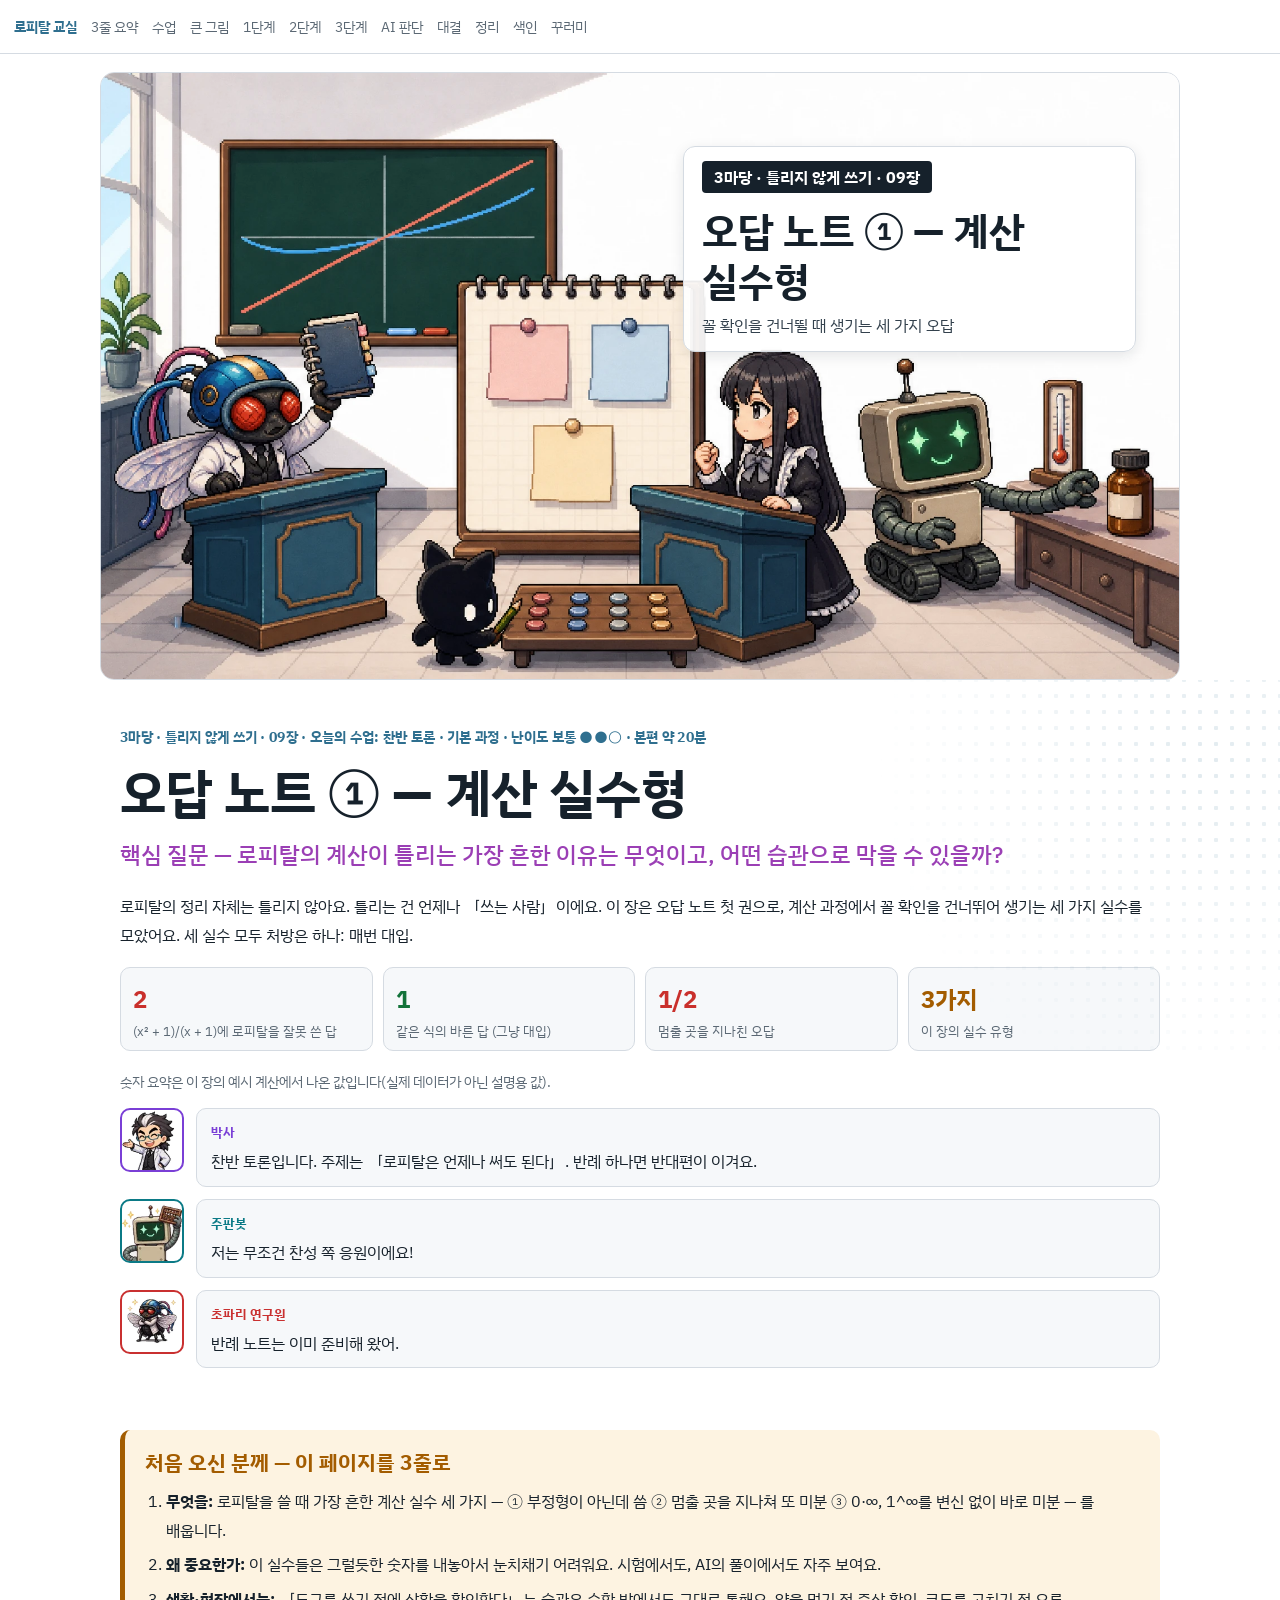
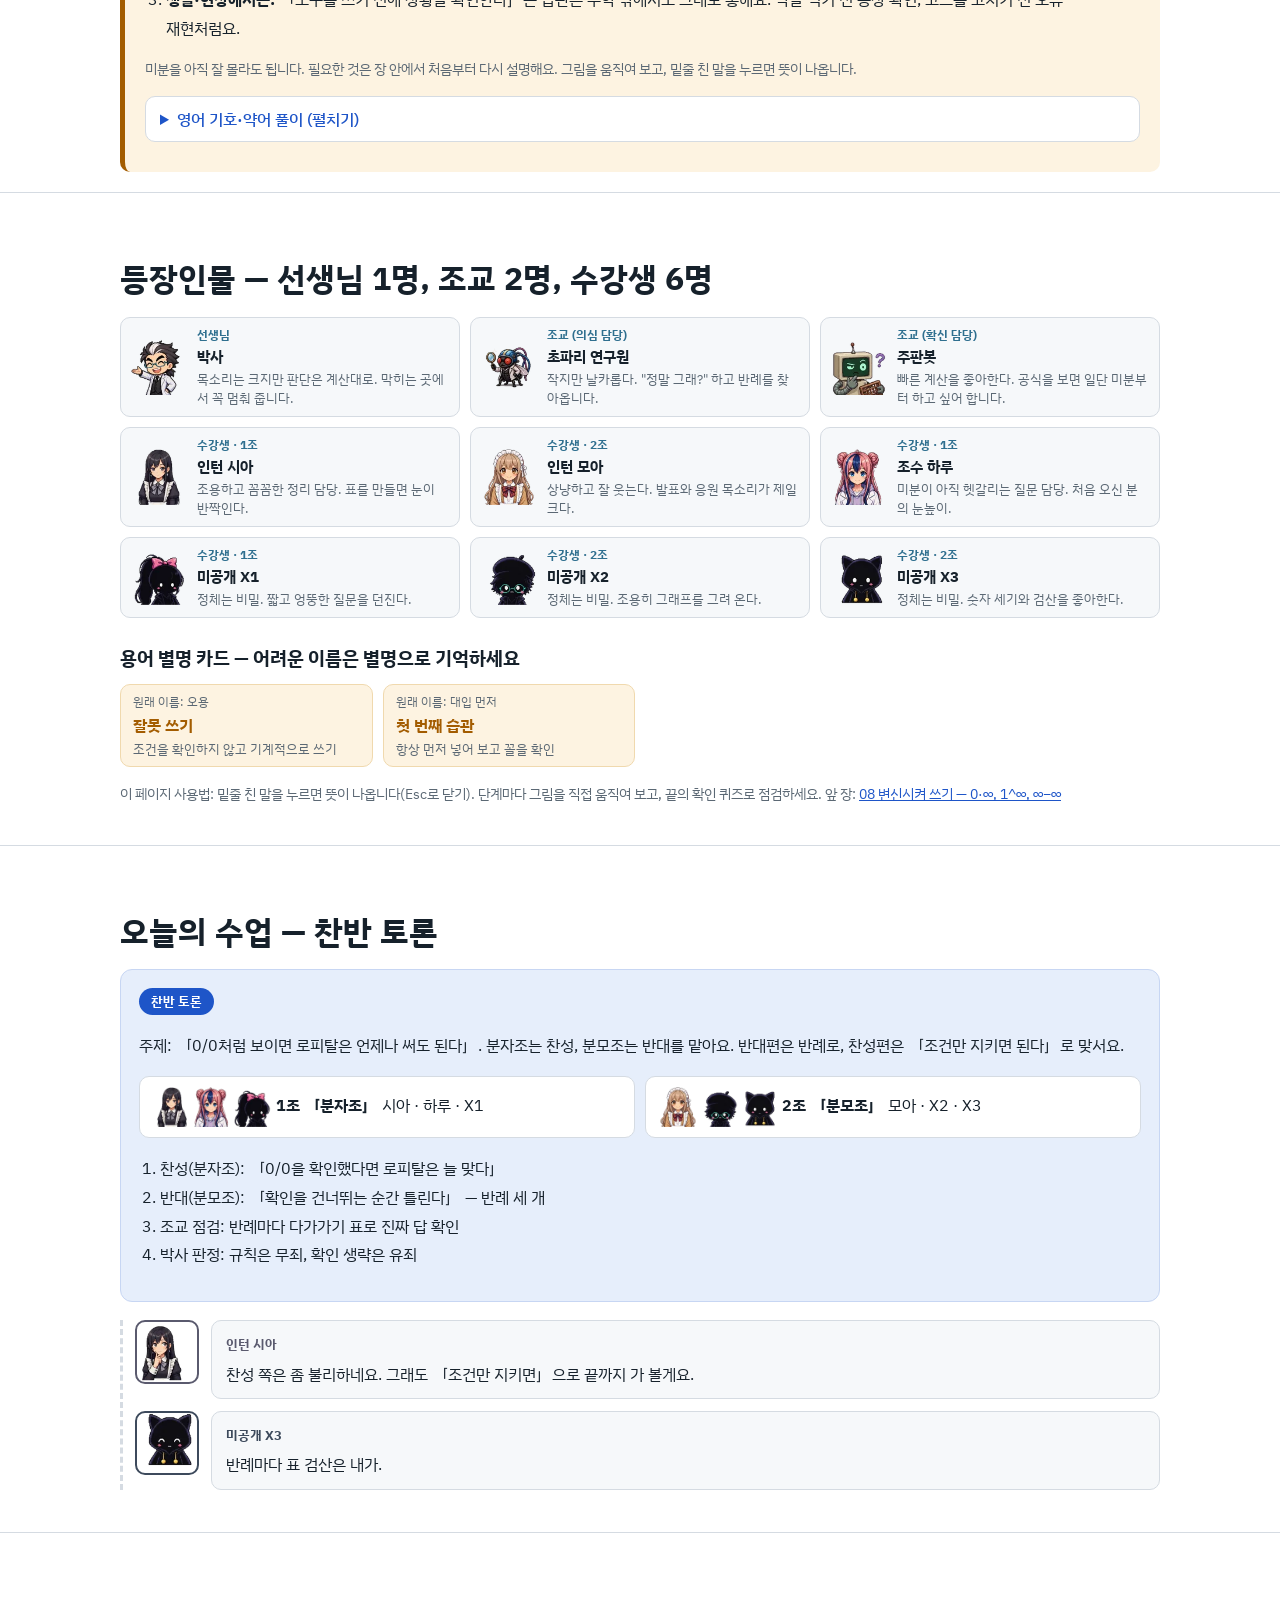
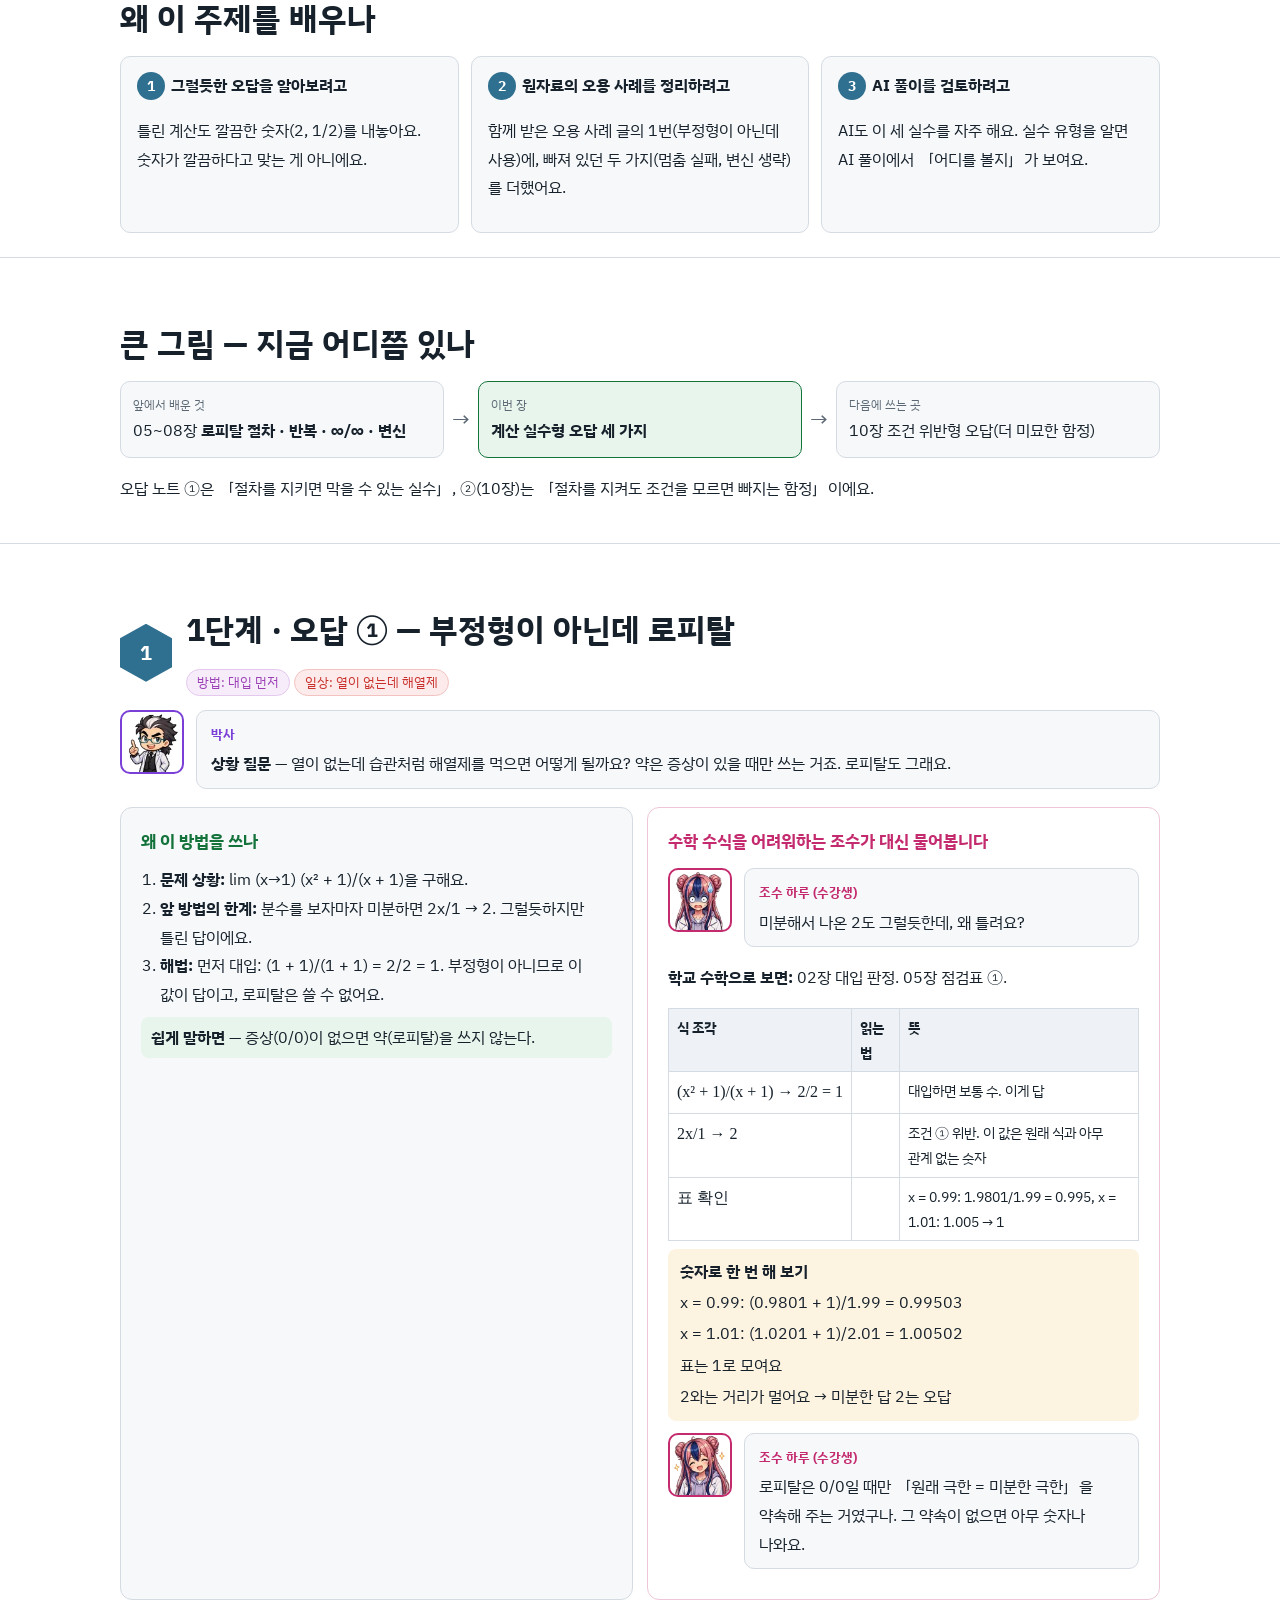
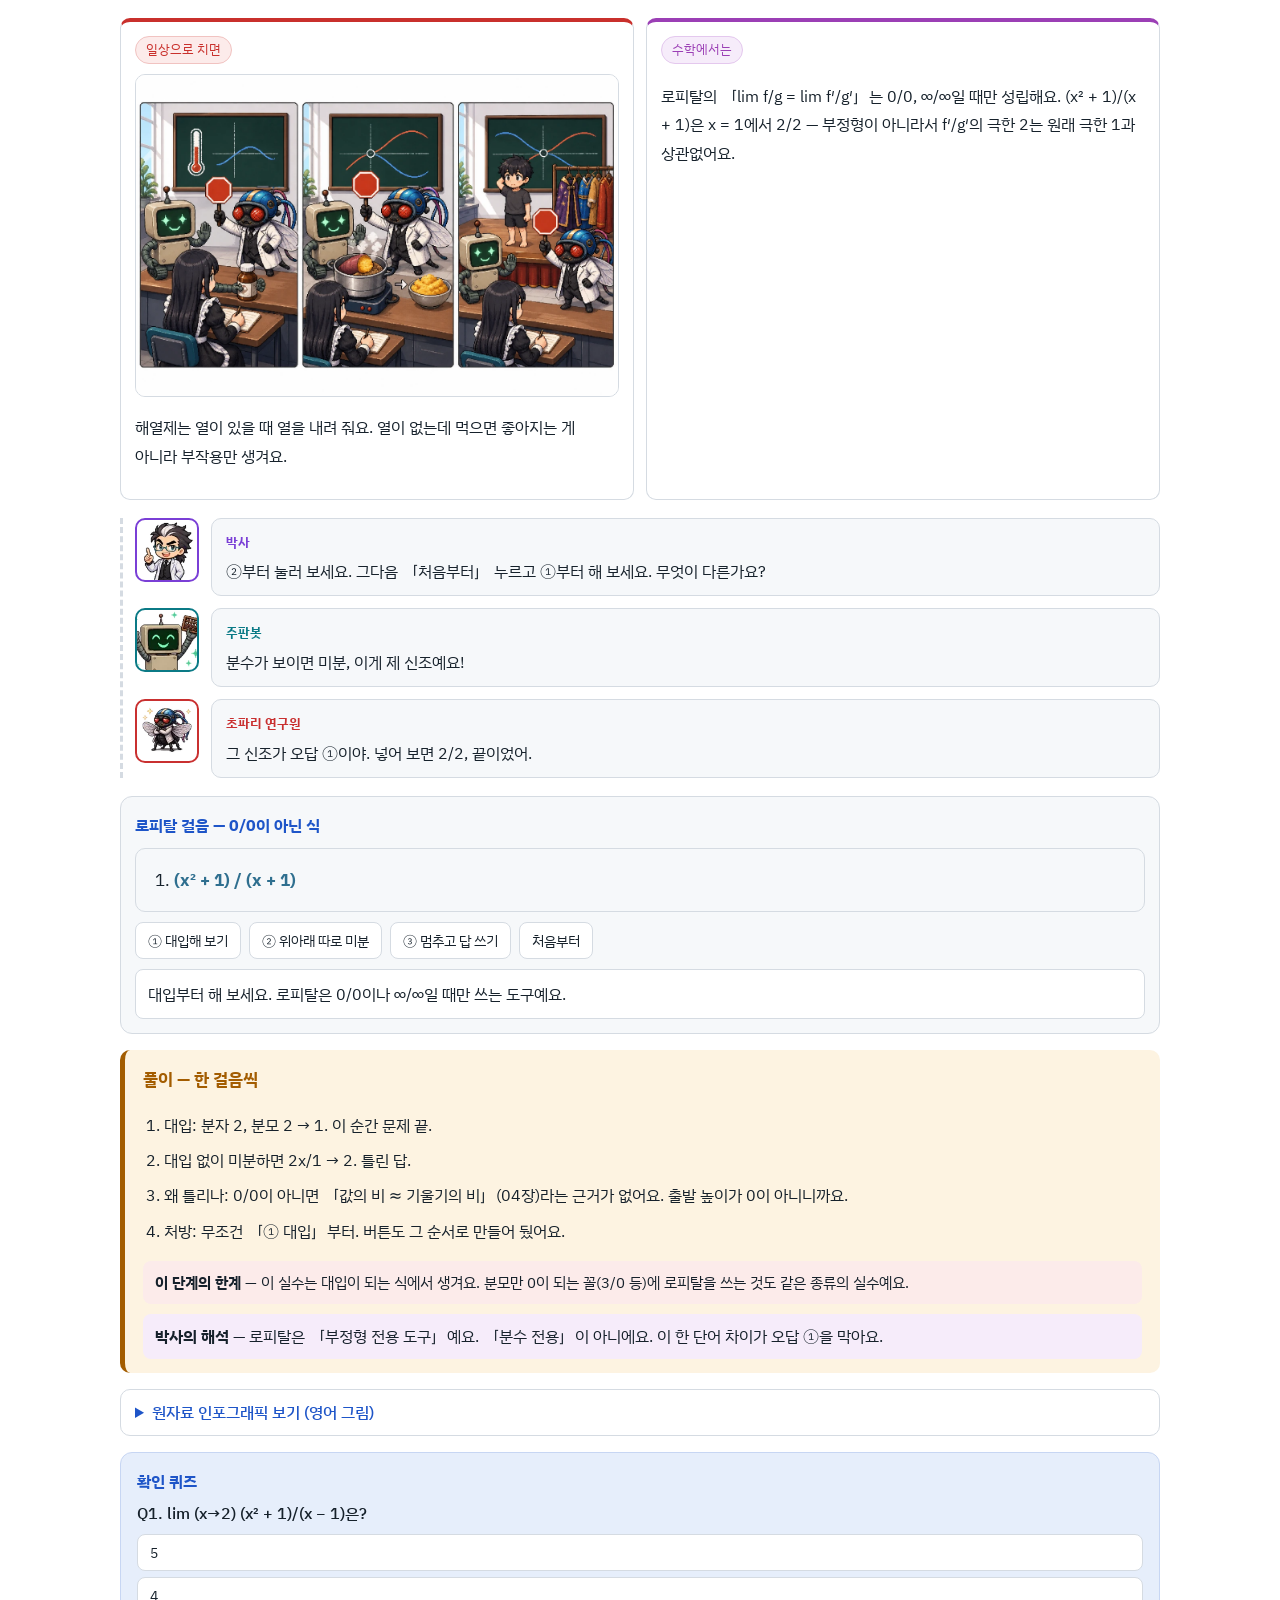
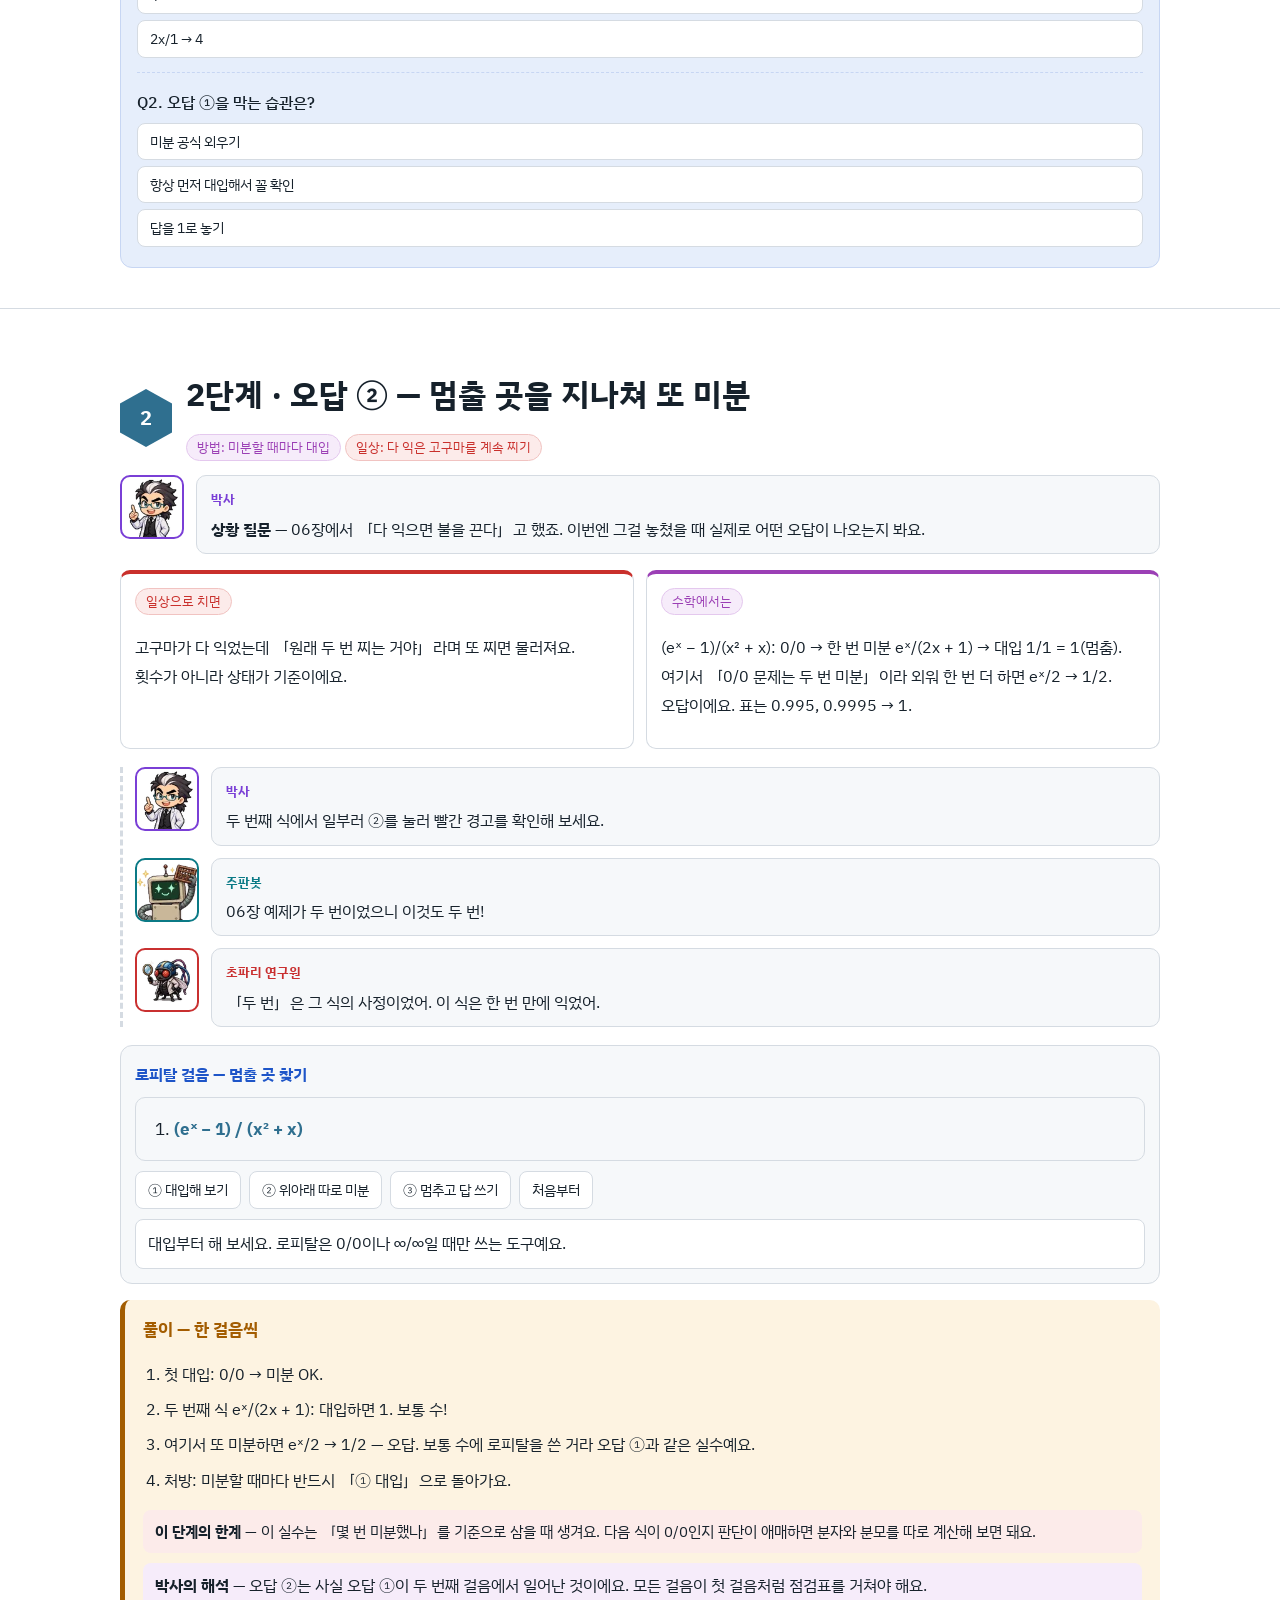
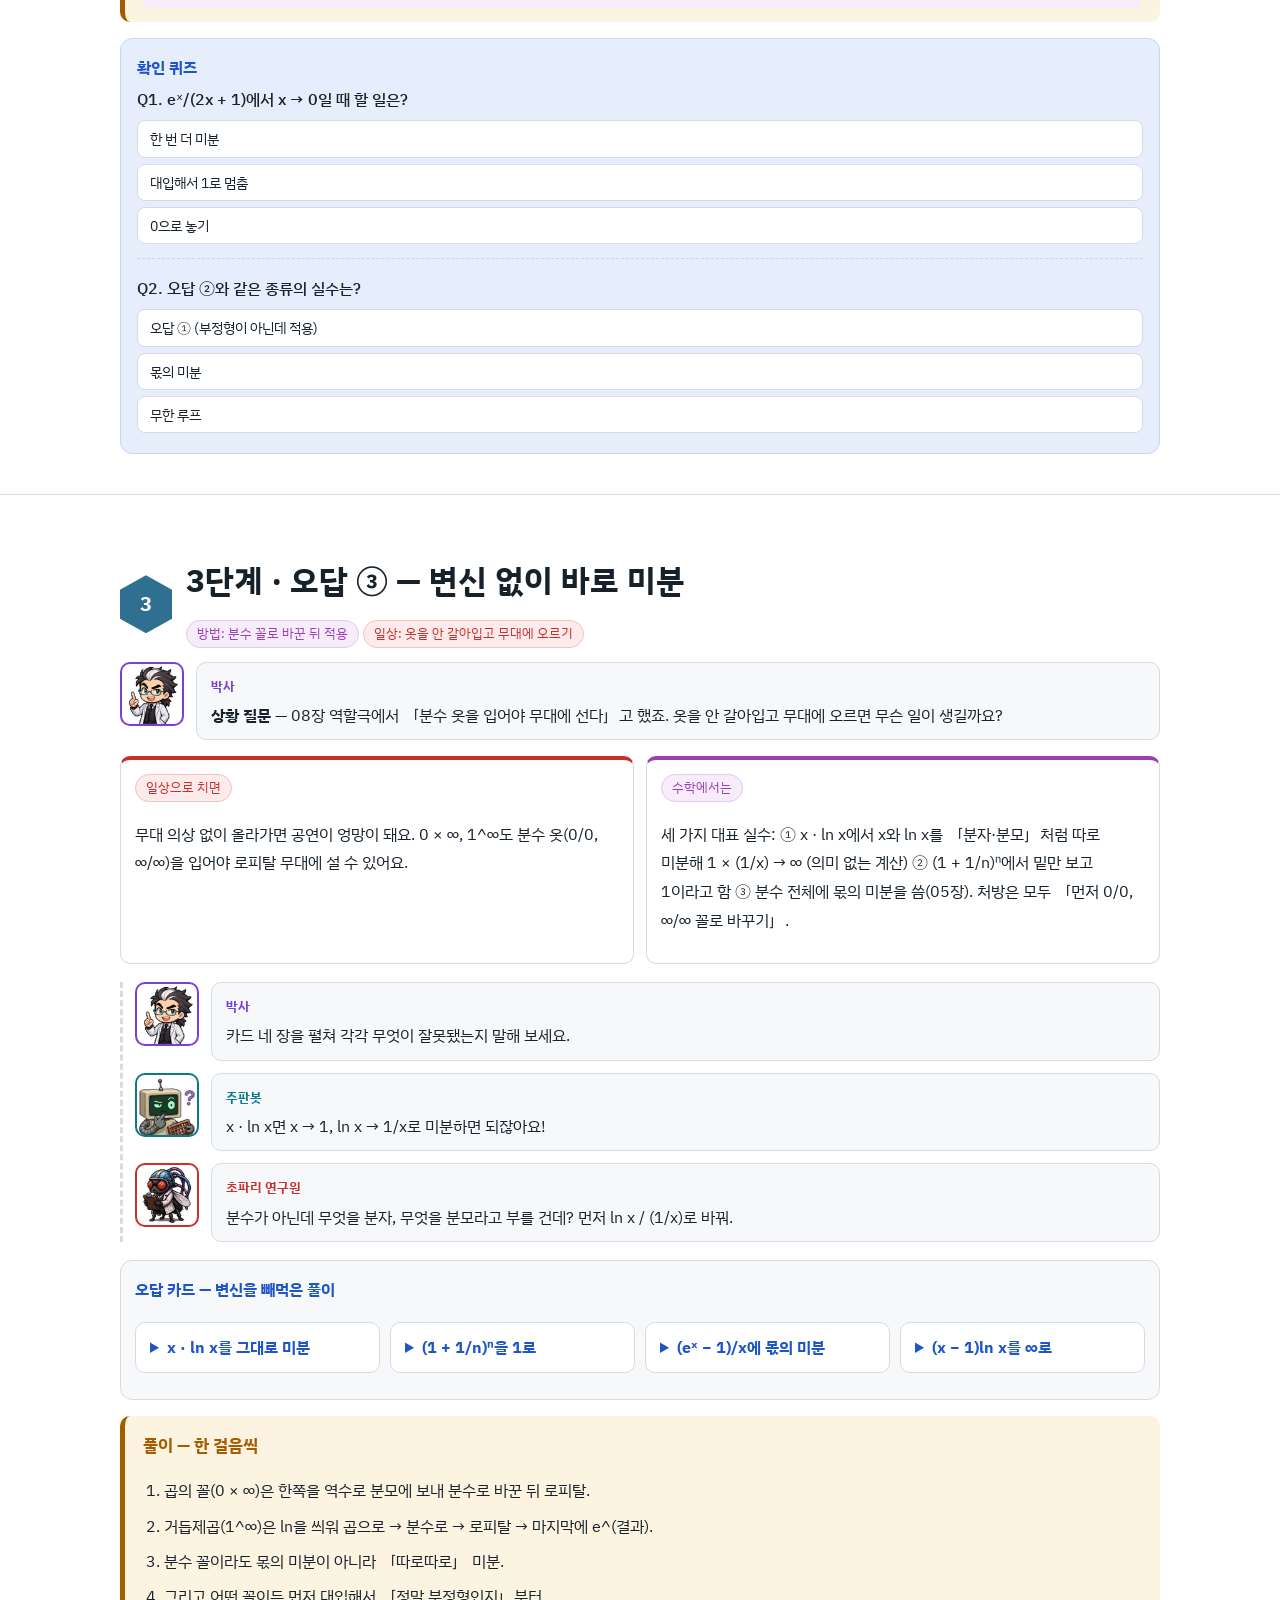
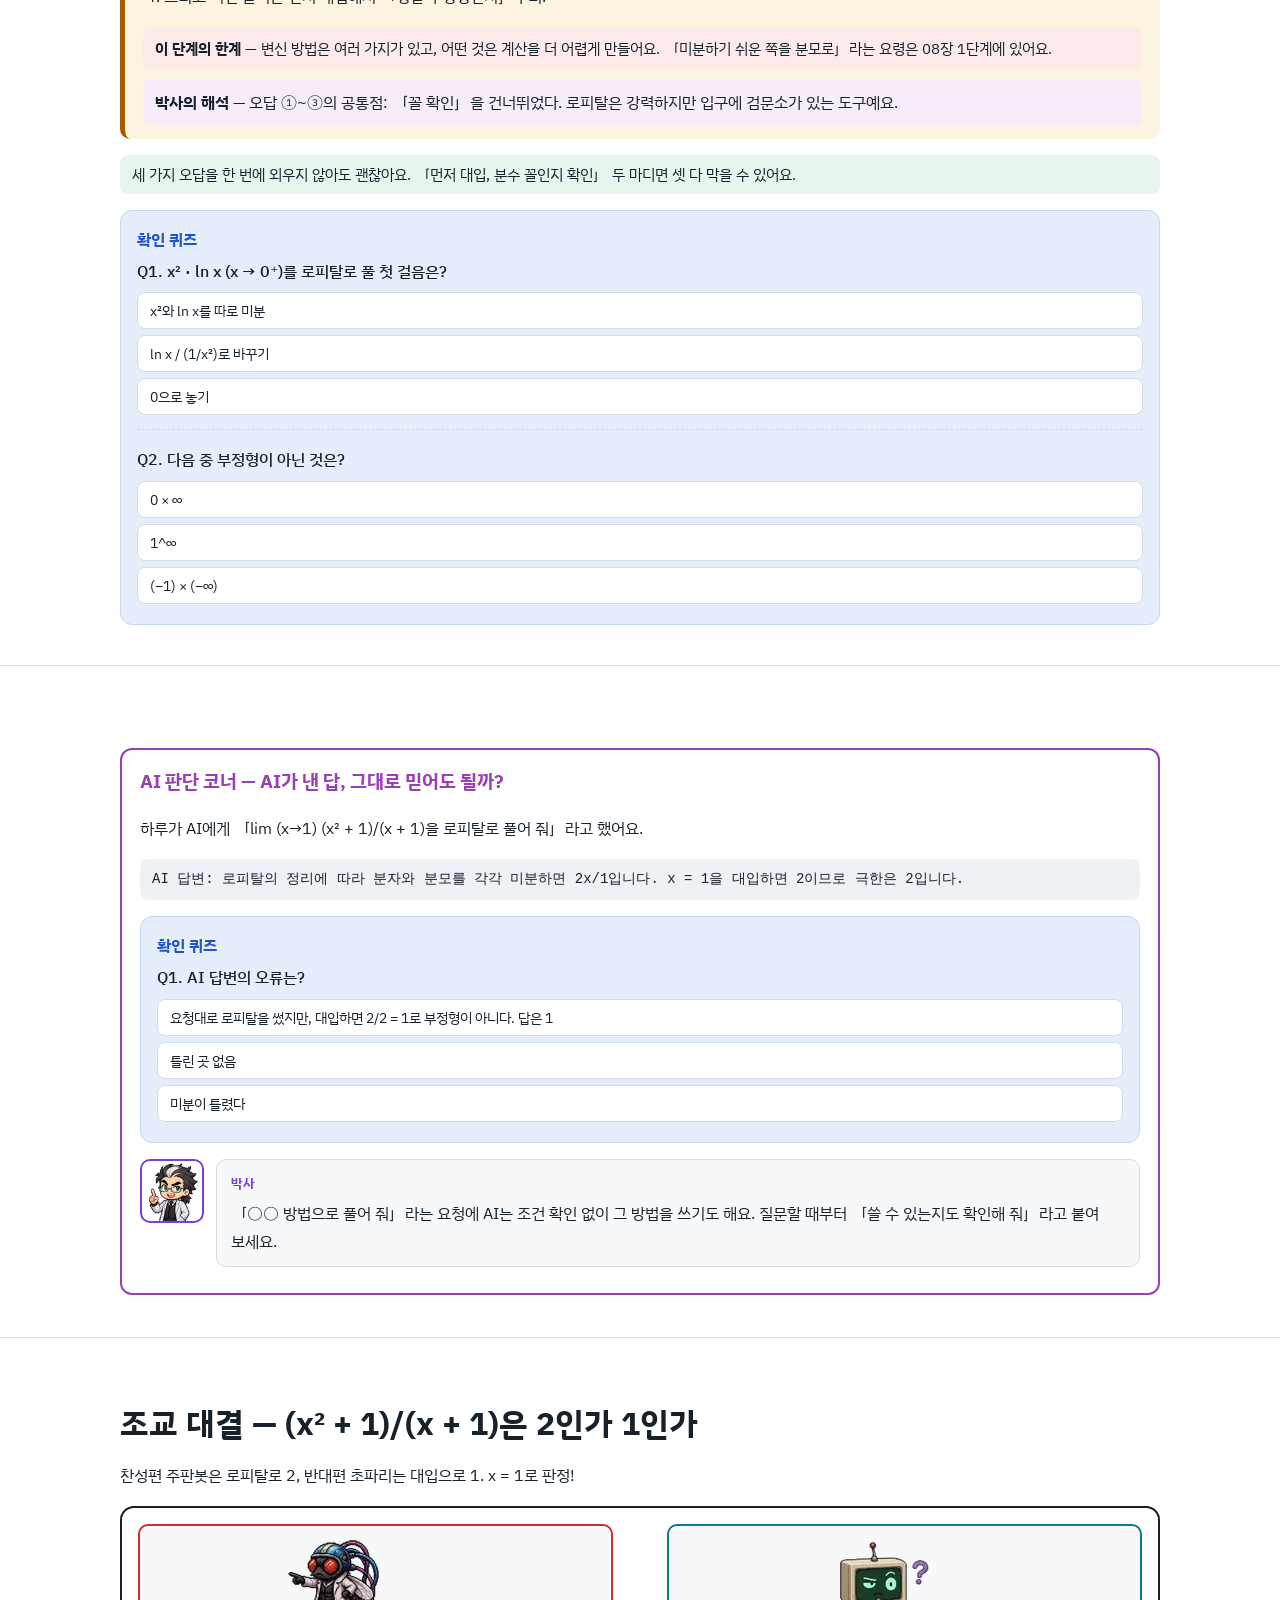
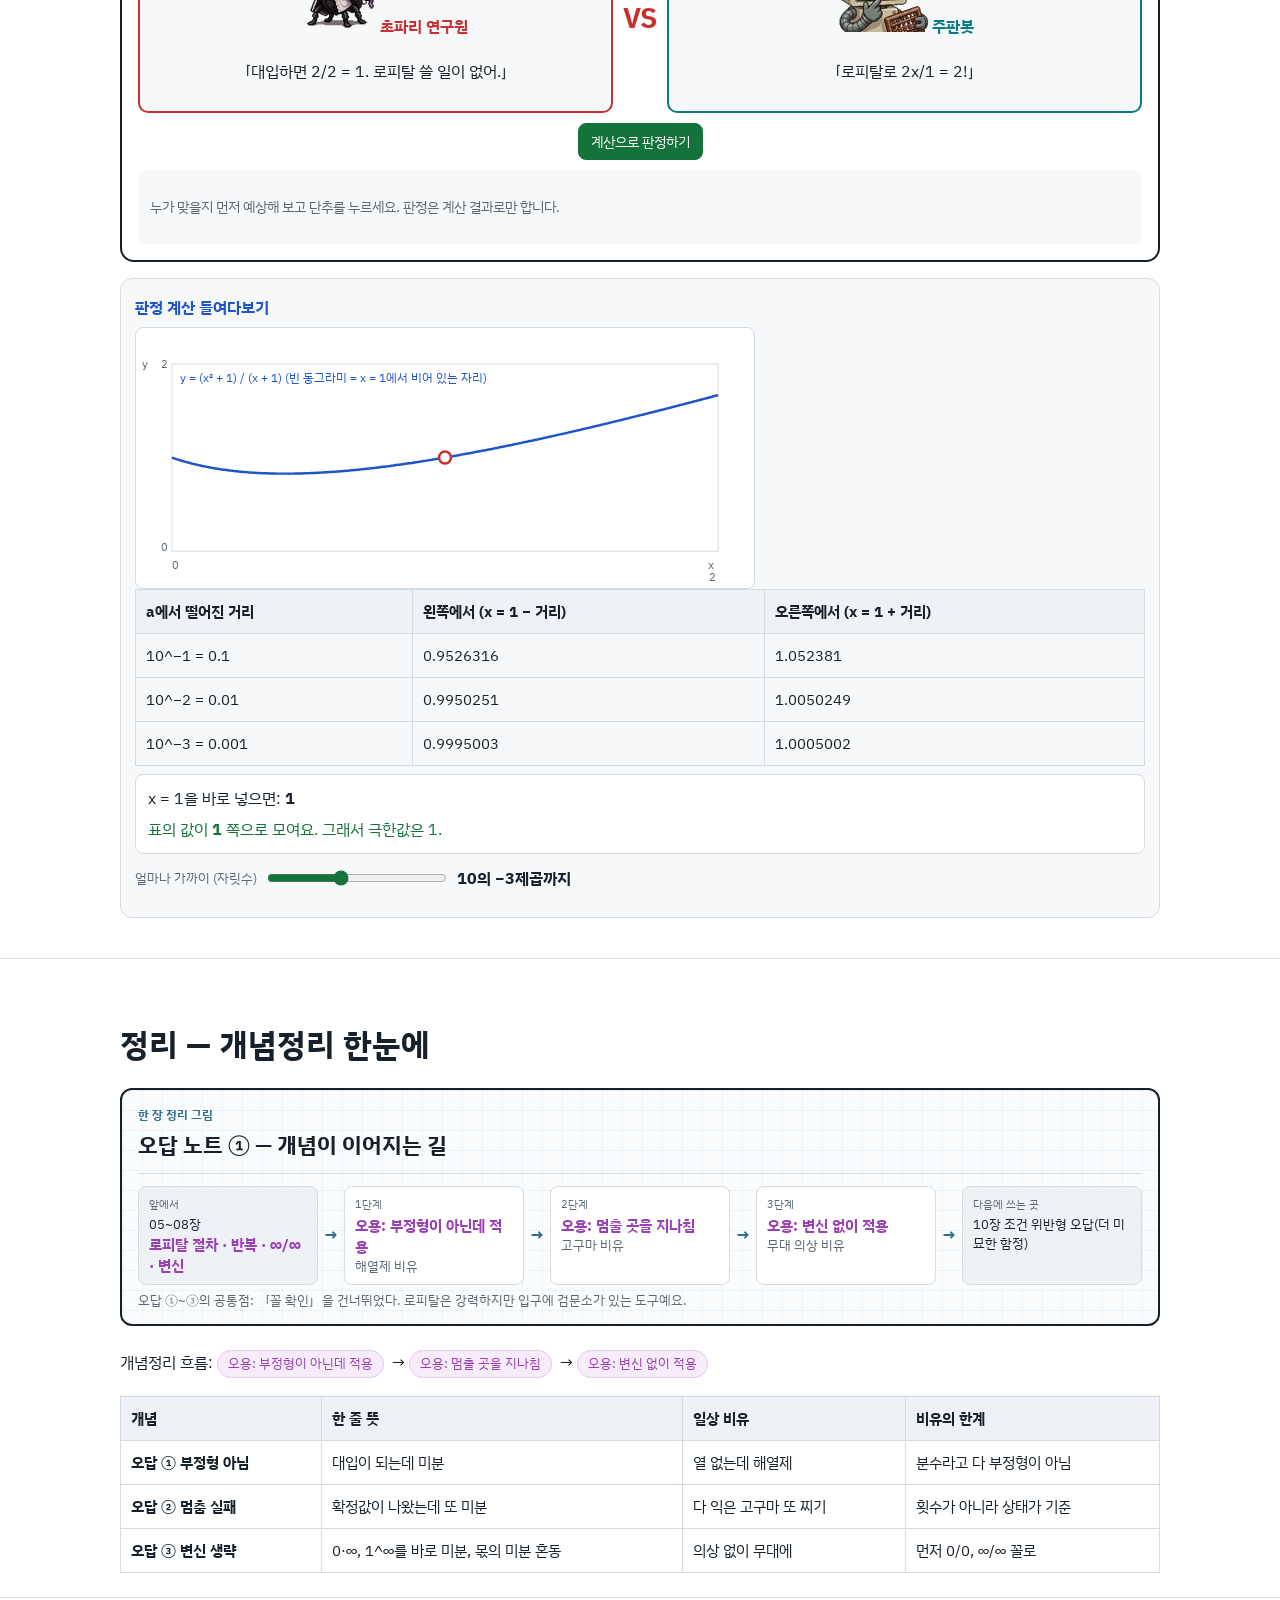
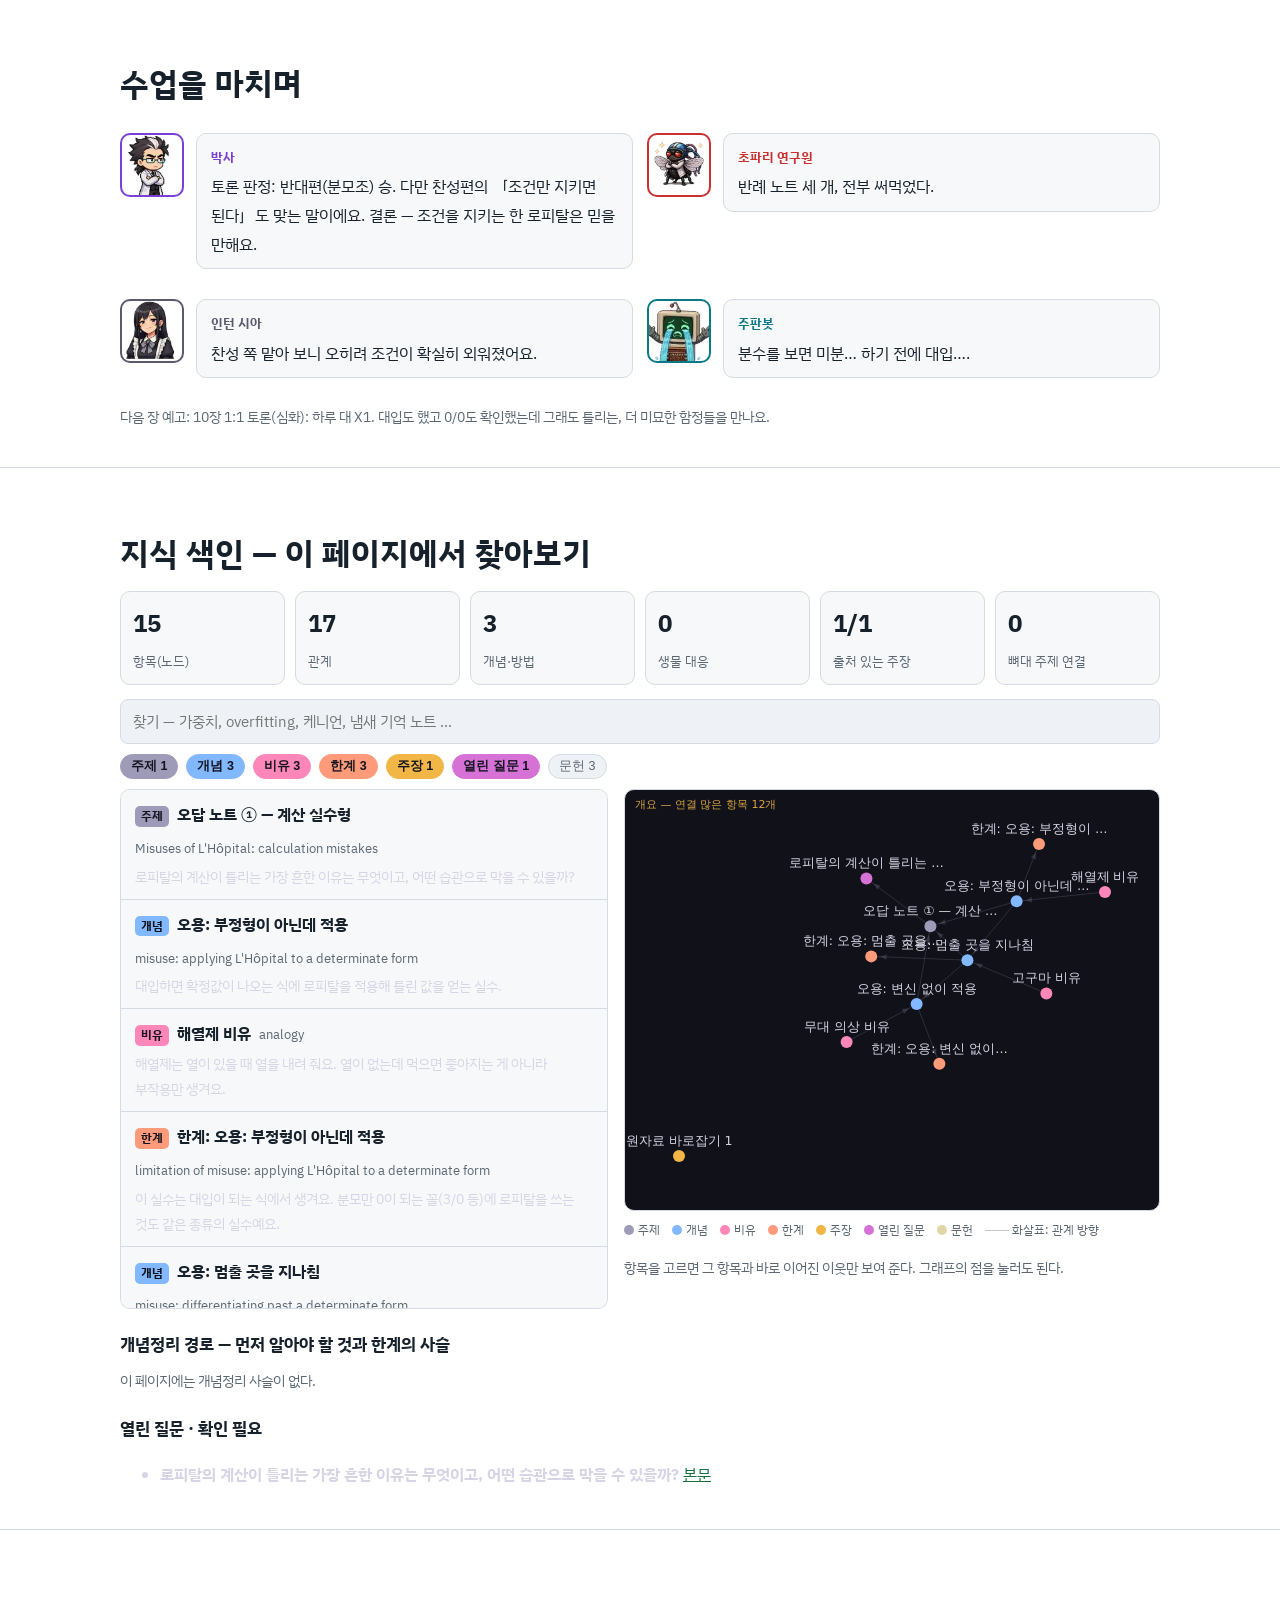
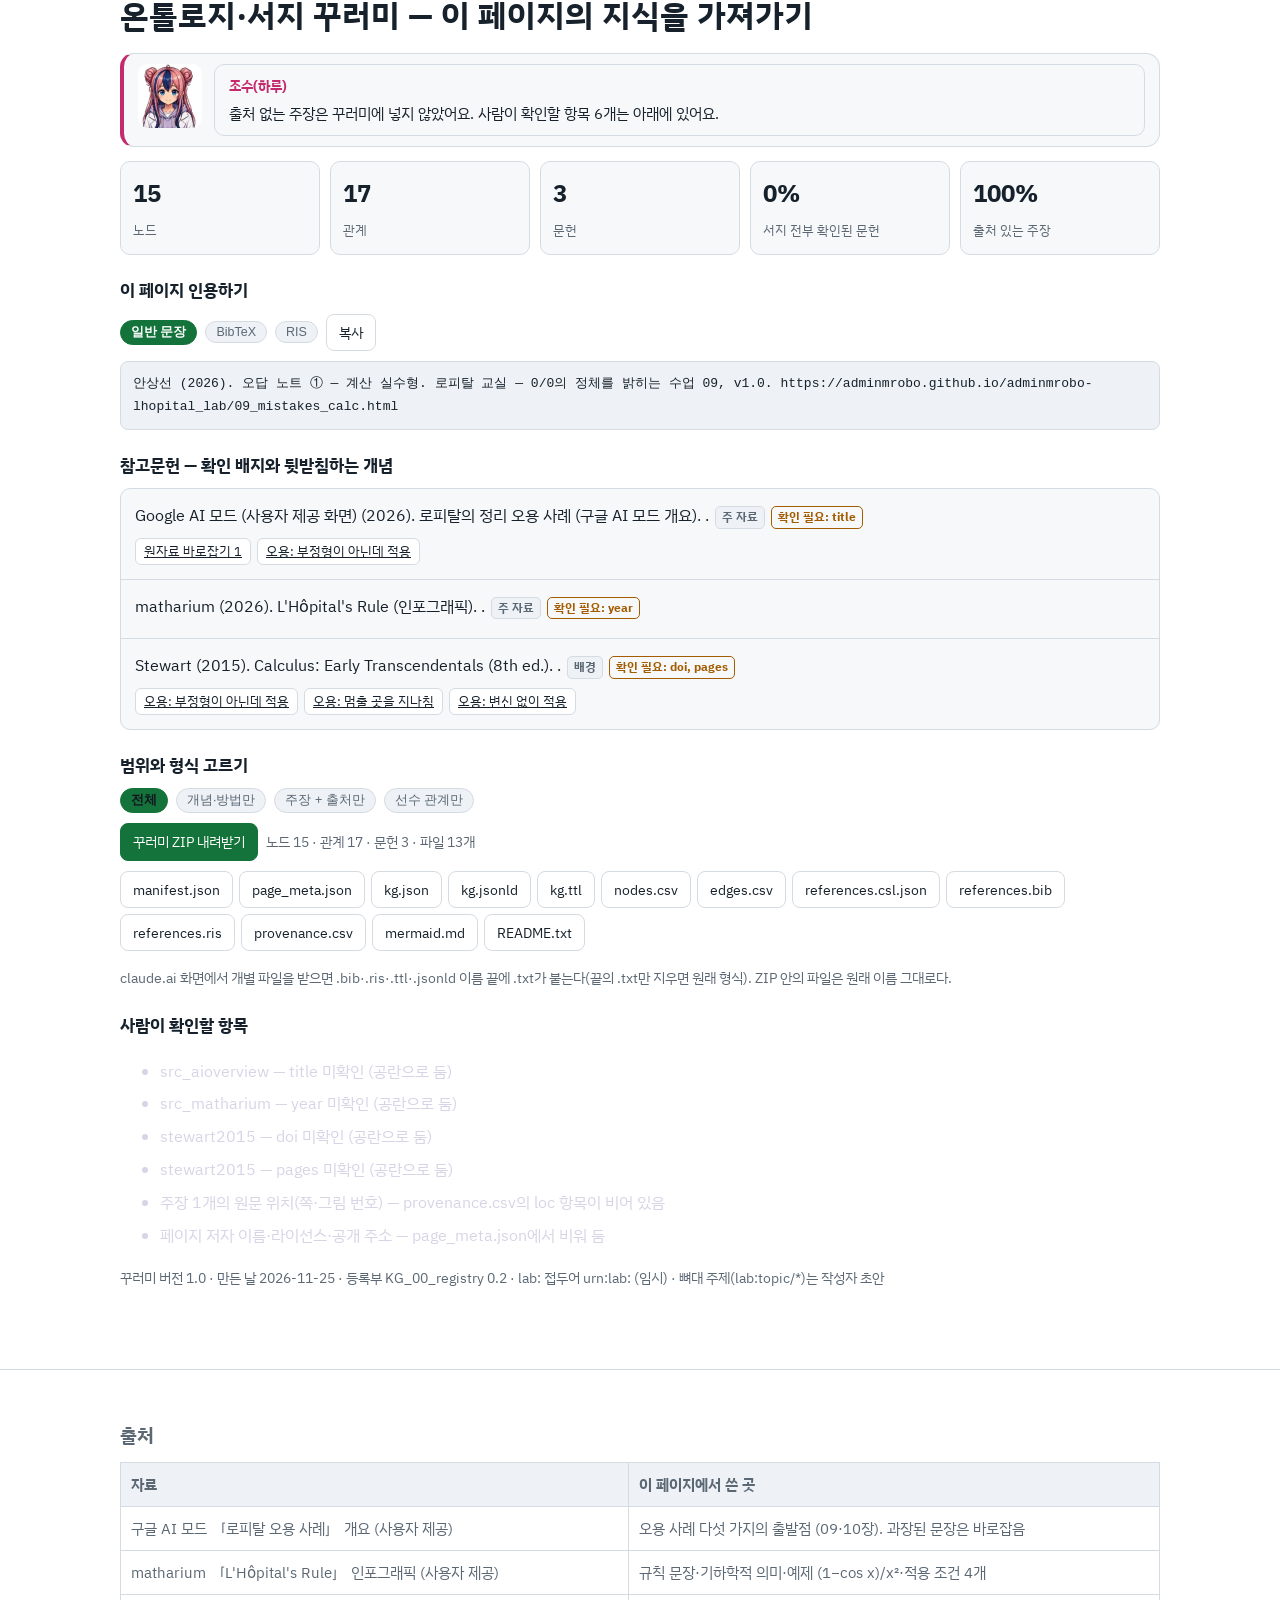
<file: 09_mistakes_calc.html>
<!DOCTYPE html><html lang="ko"><head>
<meta charset="utf-8">
<meta name="viewport" content="width=device-width, initial-scale=1, viewport-fit=cover">
<title>09 오답 노트 ① — 계산 실수형 — 로피탈 교실 — 0/0의 정체를 밝히는 수업</title>
<meta name="description" content="로피탈의 계산이 틀리는 가장 흔한 이유는 무엇이고, 어떤 습관으로 막을 수 있을까?">
<meta property="og:title" content="09 오답 노트 ① — 계산 실수형 — 로피탈 교실 — 0/0의 정체를 밝히는 수업">
<meta property="og:description" content="로피탈의 계산이 틀리는 가장 흔한 이유는 무엇이고, 어떤 습관으로 막을 수 있을까?">
<meta property="og:type" content="article">
<meta property="og:image" content="img/og/og_09.webp">
<link rel="preconnect" href="https://fonts.googleapis.com"><link rel="preconnect" href="https://fonts.gstatic.com" crossorigin>
<link href="https://fonts.googleapis.com/css2?family=IBM+Plex+Sans+KR:wght@400;500;700&display=swap" rel="stylesheet">
<link rel="stylesheet" href="assets/lab.css">
<!-- px-fix v1 --><style id="px-fix">img{image-rendering:auto!important}</style><script id="px-fix-js">(function(){var R=window.ResizeObserver;function f(i){var n=i.naturalWidth,w=i.getBoundingClientRect().width;if(!n||!w)return;var s=w*(window.devicePixelRatio||1)/n;i.style.setProperty("image-rendering",s>=1.95?"pixelated":"auto","important")}var ro=R?new R(function(es){es.forEach(function(e){f(e.target)})}):null;function a(i){if(i.__px)return;i.__px=1;i.addEventListener("load",function(){f(i)});if(ro)ro.observe(i);f(i)}function all(r){(r||document).querySelectorAll&&(r||document).querySelectorAll("img").forEach(a)}function go(){all();if(window.MutationObserver)new MutationObserver(function(ms){ms.forEach(function(m){m.addedNodes.forEach(function(n){if(n.nodeType!==1)return;if(n.tagName==="IMG")a(n);else all(n)})})}).observe(document.documentElement,{childList:true,subtree:true});window.addEventListener("resize",function(){document.querySelectorAll("img").forEach(f)})}if(document.readyState==="loading")document.addEventListener("DOMContentLoaded",go);else go()})();</script><!-- /px-fix -->
</head><body>
<nav class="top" aria-label="이 페이지 목차"><a class="logo" href="index.html">로피탈 교실</a><a href="#three">3줄 요약</a><a href="#class">수업</a><a href="#map">큰 그림</a><a href="#lv1">1단계</a><a href="#lv2">2단계</a><a href="#lv3">3단계</a><a href="#ai">AI 판단</a><a href="#duel">대결</a><a href="#sum">정리</a><a href="#kg">색인</a><a href="#export">꾸러미</a></nav><div id="prog"></div>
<div class="cover has-img" id="top"><img class="cimg" src="img/cover/cover_09.webp" width="1920" height="1080" alt="오답 노트 ① — 계산 실수형 표지 — 박사, 초파리 연구원, 주판봇, 초파리 연구원"><div class="ctext"><span class="no">3마당 · 틀리지 않게 쓰기 · 09장</span><h1>오답 노트 ① — 계산 실수형</h1><p>꼴 확인을 건너뛸 때 생기는 세 가지 오답</p></div></div>
<header class="hero"><div class="wrap">
<div class="kicker">3마당 · 틀리지 않게 쓰기 · 09장 · 오늘의 수업: 찬반 토론 · 기본 과정 · 난이도 보통 ●●○ · 본편 약 20분</div>
<h1>오답 노트 ① — 계산 실수형</h1>
<p class="q">핵심 질문 — 로피탈의 계산이 틀리는 가장 흔한 이유는 무엇이고, 어떤 습관으로 막을 수 있을까?</p>
<p>로피탈의 정리 자체는 틀리지 않아요. 틀리는 건 언제나 「쓰는 사람」이에요. 이 장은 오답 노트 첫 권으로, 계산 과정에서 꼴 확인을 건너뛰어 생기는 세 가지 실수를 모았어요. 세 실수 모두 처방은 하나: 매번 대입.</p>
<div class="kpis"><div class="kpi r"><b>2</b><span>(x² + 1)/(x + 1)에 로피탈을 잘못 쓴 답</span></div><div class="kpi g"><b>1</b><span>같은 식의 바른 답 (그냥 대입)</span></div><div class="kpi r"><b>1/2</b><span>멈출 곳을 지나친 오답</span></div><div class="kpi a"><b>3가지</b><span>이 장의 실수 유형</span></div></div>
<p class="note">숫자 요약은 이 장의 예시 계산에서 나온 값입니다(실제 데이터가 아닌 설명용 값).</p>
<div class="say" data-who="doc"><img class="who" data-who="doc" data-mood="front" alt="" aria-hidden="true"><div><b class="name">박사</b><p>찬반 토론입니다. 주제는 「로피탈은 언제나 써도 된다」. 반례 하나면 반대편이 이겨요.</p></div></div><div class="say" data-who="robo"><img class="who" data-who="robo" data-mood="coin" alt="" aria-hidden="true"><div><b class="name">주판봇</b><p>저는 무조건 찬성 쪽 응원이에요!</p></div></div><div class="say" data-who="fly"><img class="who" data-who="fly" data-mood="proud" alt="" aria-hidden="true"><div><b class="name">초파리 연구원</b><p>반례 노트는 이미 준비해 왔어.</p></div></div>
</div></header>
<div class="wrap"><div class="three" id="three"><h2>처음 오신 분께 — 이 페이지를 3줄로</h2><ol>
<li><b>무엇을:</b> 로피탈을 쓸 때 가장 흔한 계산 실수 세 가지 — ① 부정형이 아닌데 씀 ② 멈출 곳을 지나쳐 또 미분 ③ 0·∞, 1^∞를 변신 없이 바로 미분 — 를 배웁니다.</li><li><b>왜 중요한가:</b> 이 실수들은 그럴듯한 숫자를 내놓아서 눈치채기 어려워요. 시험에서도, AI의 풀이에서도 자주 보여요.</li><li><b>생활·현장에서는:</b> 「도구를 쓰기 전에 상황을 확인한다」는 습관은 수학 밖에서도 그대로 통해요. 약을 먹기 전 증상 확인, 코드를 고치기 전 오류 재현처럼요.</li></ol>
<p class="note">미분을 아직 잘 몰라도 됩니다. 필요한 것은 장 안에서 처음부터 다시 설명해요. 그림을 움직여 보고, 밑줄 친 말을 누르면 뜻이 나옵니다.</p>
<details><summary>영어 기호·약어 풀이 (펼치기)</summary><ul><li><b>오용</b> — 규칙을 조건 확인 없이 잘못 쓰는 것</li><li><b>반례</b> — 주장이 틀렸음을 보여 주는 예 하나</li></ul></details>
</div></div>
<section class="level" id="cast"><div class="wrap"><h2>등장인물 — 선생님 1명, 조교 2명, 수강생 6명</h2>
<div class="cast"><div><img class="" data-who="doc" data-mood="front" alt="" aria-hidden="true"><div><span class="role">선생님</span><b>박사</b><span>목소리는 크지만 판단은 계산대로. 막히는 곳에서 꼭 멈춰 줍니다.</span></div></div><div><img class="" data-who="fly" data-mood="magnify" alt="" aria-hidden="true"><div><span class="role">조교 (의심 담당)</span><b>초파리 연구원</b><span>작지만 날카롭다. &quot;정말 그래?&quot; 하고 반례를 찾아옵니다.</span></div></div><div><img class="" data-who="robo" data-mood="calc" alt="" aria-hidden="true"><div><span class="role">조교 (확신 담당)</span><b>주판봇</b><span>빠른 계산을 좋아한다. 공식을 보면 일단 미분부터 하고 싶어 합니다.</span></div></div><div><img class="" data-who="sia" data-mood="e13" alt="" aria-hidden="true"><div><span class="role">수강생 · 1조</span><b>인턴 시아</b><span>조용하고 꼼꼼한 정리 담당. 표를 만들면 눈이 반짝인다.</span></div></div><div><img class="" data-who="moa" data-mood="e13" alt="" aria-hidden="true"><div><span class="role">수강생 · 2조</span><b>인턴 모아</b><span>상냥하고 잘 웃는다. 발표와 응원 목소리가 제일 크다.</span></div></div><div><img class="" data-who="asst" data-mood="e13" alt="" aria-hidden="true"><div><span class="role">수강생 · 1조</span><b>조수 하루</b><span>미분이 아직 헷갈리는 질문 담당. 처음 오신 분의 눈높이.</span></div></div><div><img class="" data-who="x1" data-mood="e13" alt="" aria-hidden="true"><div><span class="role">수강생 · 1조</span><b>미공개 X1</b><span>정체는 비밀. 짧고 엉뚱한 질문을 던진다.</span></div></div><div><img class="" data-who="x2" data-mood="e13" alt="" aria-hidden="true"><div><span class="role">수강생 · 2조</span><b>미공개 X2</b><span>정체는 비밀. 조용히 그래프를 그려 온다.</span></div></div><div><img class="" data-who="x3" data-mood="e13" alt="" aria-hidden="true"><div><span class="role">수강생 · 2조</span><b>미공개 X3</b><span>정체는 비밀. 숫자 세기와 검산을 좋아한다.</span></div></div></div>
<h3>용어 별명 카드 — 어려운 이름은 별명으로 기억하세요</h3><div class="nick"><div><span class="role">원래 이름: 오용</span><b>잘못 쓰기</b><span>조건을 확인하지 않고 기계적으로 쓰기</span></div><div><span class="role">원래 이름: 대입 먼저</span><b>첫 번째 습관</b><span>항상 먼저 넣어 보고 꼴을 확인</span></div></div>
<p class="note">이 페이지 사용법: 밑줄 친 말을 누르면 뜻이 나옵니다(Esc로 닫기). 단계마다 그림을 직접 움직여 보고, 끝의 확인 퀴즈로 점검하세요. 앞 장: <a href="08_other_forms.html">08 변신시켜 쓰기 — 0·∞, 1^∞, ∞−∞</a></p>
</div></section>
<section class="level" id="class"><div class="wrap"><h2>오늘의 수업 — 찬반 토론</h2>
<div class="klass"><span class="fmt">찬반 토론</span><p>주제: 「0/0처럼 보이면 로피탈은 언제나 써도 된다」. 분자조는 찬성, 분모조는 반대를 맡아요. 반대편은 반례로, 찬성편은 「조건만 지키면 된다」로 맞서요.</p><div class="groups"><div><img class="" data-who="sia" data-mood="e13" alt="" aria-hidden="true"><img class="" data-who="asst" data-mood="e13" alt="" aria-hidden="true"><img class="" data-who="x1" data-mood="e13" alt="" aria-hidden="true"> <b>1조 「분자조」</b> 시아 · 하루 · X1</div><div><img class="" data-who="moa" data-mood="e13" alt="" aria-hidden="true"><img class="" data-who="x2" data-mood="e13" alt="" aria-hidden="true"><img class="" data-who="x3" data-mood="e13" alt="" aria-hidden="true"> <b>2조 「분모조」</b> 모아 · X2 · X3</div></div><ol><li>찬성(분자조): 「0/0을 확인했다면 로피탈은 늘 맞다」</li><li>반대(분모조): 「확인을 건너뛰는 순간 틀린다」 — 반례 세 개</li><li>조교 점검: 반례마다 다가가기 표로 진짜 답 확인</li><li>박사 판정: 규칙은 무죄, 확인 생략은 유죄</li></ol></div>
<div class="talk"><div class="say" data-who="sia"><img class="who" data-who="sia" data-mood="think" alt="" aria-hidden="true"><div><b class="name">인턴 시아</b><p>찬성 쪽은 좀 불리하네요. 그래도 「조건만 지키면」으로 끝까지 가 볼게요.</p></div></div><div class="say" data-who="x3"><img class="who" data-who="x3" data-mood="e16" alt="" aria-hidden="true"><div><b class="name">미공개 X3</b><p>반례마다 표 검산은 내가.</p></div></div></div></div></section>
<section class="level" id="why"><div class="wrap"><h2>왜 이 주제를 배우나</h2><div class="steps"><div><b class="n">1</b><b>그럴듯한 오답을 알아보려고</b><p>틀린 계산도 깔끔한 숫자(2, 1/2)를 내놓아요. 숫자가 깔끔하다고 맞는 게 아니에요.</p></div><div><b class="n">2</b><b>원자료의 오용 사례를 정리하려고</b><p>함께 받은 오용 사례 글의 1번(부정형이 아닌데 사용)에, 빠져 있던 두 가지(멈춤 실패, 변신 생략)를 더했어요.</p></div><div><b class="n">3</b><b>AI 풀이를 검토하려고</b><p>AI도 이 세 실수를 자주 해요. 실수 유형을 알면 AI 풀이에서 「어디를 볼지」가 보여요.</p></div></div></div></section>
<section class="level" id="map"><div class="wrap"><h2>큰 그림 — 지금 어디쯤 있나</h2>
<div class="map3"><div><small>앞에서 배운 것</small>05~08장 <b>로피탈 절차 · 반복 · ∞/∞ · 변신</b></div><i aria-hidden="true">→</i><div class="now"><small>이번 장</small><b>계산 실수형 오답 세 가지</b></div><i aria-hidden="true">→</i><div><small>다음에 쓰는 곳</small>10장 조건 위반형 오답(더 미묘한 함정)</div></div>
<p>오답 노트 ①은 「절차를 지키면 막을 수 있는 실수」, ②(10장)는 「절차를 지켜도 조건을 모르면 빠지는 함정」이에요.</p></div></section>
<section class="level" id="lv1"><div class="wrap"><div class="lvhead"><div class="hex" aria-hidden="true">1</div><div><h2>1단계 · 오답 ① — 부정형이 아닌데 로피탈</h2><span class="tag nn">방법: 대입 먼저</span><span class="tag fly">일상: 열이 없는데 해열제</span></div></div><div class="say" data-who="doc"><img class="who" data-who="doc" data-mood="board" alt="" aria-hidden="true"><div><b class="name">박사</b><p><b>상황 질문</b> — 열이 없는데 습관처럼 해열제를 먹으면 어떻게 될까요? 약은 증상이 있을 때만 쓰는 거죠. 로피탈도 그래요.</p></div></div><div class="twobox"><div class="whybox"><h3>왜 이 방법을 쓰나</h3><ol><li><b>문제 상황:</b> lim (x→1) (x² + 1)/(x + 1)을 구해요.</li><li><b>앞 방법의 한계:</b> 분수를 보자마자 미분하면 2x/1 → 2. 그럴듯하지만 틀린 답이에요.</li><li><b>해법:</b> 먼저 대입: (1 + 1)/(1 + 1) = 2/2 = 1. 부정형이 아니므로 이 값이 답이고, 로피탈은 쓸 수 없어요.</li></ol><div class="easy"><b>쉽게 말하면</b> — 증상(0/0)이 없으면 약(로피탈)을 쓰지 않는다.</div></div><div class="mathbox"><h3>수학 수식을 어려워하는 조수가 대신 물어봅니다</h3><div class="say" data-who="asst"><img class="who" data-who="asst" data-mood="shock" alt="" aria-hidden="true"><div><b class="name">조수 하루 (수강생)</b><p>미분해서 나온 2도 그럴듯한데, 왜 틀려요?</p></div></div><p><b>학교 수학으로 보면:</b> 02장 대입 판정. 05장 점검표 ①.</p><table class="sym"><thead><tr><th>식 조각</th><th>읽는 법</th><th>뜻</th></tr></thead><tbody><tr><td>(x² + 1)/(x + 1) → 2/2 = 1</td><td></td><td>대입하면 보통 수. 이게 답</td></tr><tr><td>2x/1 → 2</td><td></td><td>조건 ① 위반. 이 값은 원래 식과 아무 관계 없는 숫자</td></tr><tr><td>표 확인</td><td></td><td>x = 0.99: 1.9801/1.99 = 0.995, x = 1.01: 1.005 → 1</td></tr></tbody></table><div class="tryit"><b>숫자로 한 번 해 보기</b><p>x = 0.99: (0.9801 + 1)/1.99 = 0.99503</p><p>x = 1.01: (1.0201 + 1)/2.01 = 1.00502</p><p>표는 1로 모여요</p><p>2와는 거리가 멀어요 → 미분한 답 2는 오답</p></div><div class="say" data-who="asst"><img class="who" data-who="asst" data-mood="spark" alt="" aria-hidden="true"><div><b class="name">조수 하루 (수강생)</b><p>로피탈은 0/0일 때만 「원래 극한 = 미분한 극한」을 약속해 주는 거였구나. 그 약속이 없으면 아무 숫자나 나와요.</p></div></div></div></div><div class="pair"><div><span class="tag fly">일상으로 치면</span><img class="scene" loading="lazy" src="img/scene/scene_09_lv1.webp" width="1200" height="800" alt="해열제 비유 장면 그림"><p>해열제는 열이 있을 때 열을 내려 줘요. 열이 없는데 먹으면 좋아지는 게 아니라 부작용만 생겨요.</p></div><div><span class="tag nn">수학에서는</span><p>로피탈의 「lim f/g = lim f′/g′」는 0/0, ∞/∞일 때만 성립해요. (x² + 1)/(x + 1)은 x = 1에서 2/2 — 부정형이 아니라서 f′/g′의 극한 2는 원래 극한 1과 상관없어요.</p></div></div><div class="talk"><div class="say" data-who="doc"><img class="who" data-who="doc" data-mood="board" alt="" aria-hidden="true"><div><b class="name">박사</b><p>②부터 눌러 보세요. 그다음 「처음부터」 누르고 ①부터 해 보세요. 무엇이 다른가요?</p></div></div><div class="say" data-who="robo"><img class="who" data-who="robo" data-mood="happy" alt="" aria-hidden="true"><div><b class="name">주판봇</b><p>분수가 보이면 미분, 이게 제 신조예요!</p></div></div><div class="say" data-who="fly"><img class="who" data-who="fly" data-mood="proud" alt="" aria-hidden="true"><div><b class="name">초파리 연구원</b><p>그 신조가 오답 ①이야. 넣어 보면 2/2, 끝이었어.</p></div></div></div><div class="panel"><div class="ptitle">로피탈 걸음 — 0/0이 아닌 식</div><div data-w="lh" data-o="{&quot;keys&quot;: [&quot;notf&quot;]}"></div></div><div class="explain"><h3>풀이 — 한 걸음씩</h3><ol><li>대입: 분자 2, 분모 2 → 1. 이 순간 문제 끝.</li><li>대입 없이 미분하면 2x/1 → 2. 틀린 답.</li><li>왜 틀리나: 0/0이 아니면 「값의 비 ≈ 기울기의 비」(04장)라는 근거가 없어요. 출발 높이가 0이 아니니까요.</li><li>처방: 무조건 「① 대입」부터. 버튼도 그 순서로 만들어 뒀어요.</li></ol><div class="lim"><b>이 단계의 한계</b> — 이 실수는 대입이 되는 식에서 생겨요. 분모만 0이 되는 꼴(3/0 등)에 로피탈을 쓰는 것도 같은 종류의 실수예요.</div><div class="interp"><b>박사의 해석</b> — 로피탈은 「부정형 전용 도구」예요. 「분수 전용」이 아니에요. 이 한 단어 차이가 오답 ①을 막아요.</div></div><details><summary>원자료 인포그래픽 보기 (영어 그림)</summary><p class="note">원자료 인포그래픽 「When it applies」 둘째 줄: 극한이 0/0 또는 ∞/∞ 꼴일 때. 오용 사례 글 1번이 이 조건을 어긴 경우예요.</p><img loading="lazy" src="img/source/src01.webp" width="1122" height="1402" alt="로피탈 규칙 인포그래픽 적용 조건" style="max-width:560px;width:100%"></details><div class="quiz" data-quiz="q1"></div></div></section>
<section class="level" id="lv2"><div class="wrap"><div class="lvhead"><div class="hex" aria-hidden="true">2</div><div><h2>2단계 · 오답 ② — 멈출 곳을 지나쳐 또 미분</h2><span class="tag nn">방법: 미분할 때마다 대입</span><span class="tag fly">일상: 다 익은 고구마를 계속 찌기</span></div></div><div class="say" data-who="doc"><img class="who" data-who="doc" data-mood="board" alt="" aria-hidden="true"><div><b class="name">박사</b><p><b>상황 질문</b> — 06장에서 「다 익으면 불을 끈다」고 했죠. 이번엔 그걸 놓쳤을 때 실제로 어떤 오답이 나오는지 봐요.</p></div></div><div class="pair"><div><span class="tag fly">일상으로 치면</span><p>고구마가 다 익었는데 「원래 두 번 찌는 거야」라며 또 찌면 물러져요. 횟수가 아니라 상태가 기준이에요.</p></div><div><span class="tag nn">수학에서는</span><p>(eˣ − 1)/(x² + x): 0/0 → 한 번 미분 eˣ/(2x + 1) → 대입 1/1 = 1(멈춤). 여기서 「0/0 문제는 두 번 미분」이라 외워 한 번 더 하면 eˣ/2 → 1/2. 오답이에요. 표는 0.995, 0.9995 → 1.</p></div></div><div class="talk"><div class="say" data-who="doc"><img class="who" data-who="doc" data-mood="board" alt="" aria-hidden="true"><div><b class="name">박사</b><p>두 번째 식에서 일부러 ②를 눌러 빨간 경고를 확인해 보세요.</p></div></div><div class="say" data-who="robo"><img class="who" data-who="robo" data-mood="coin" alt="" aria-hidden="true"><div><b class="name">주판봇</b><p>06장 예제가 두 번이었으니 이것도 두 번!</p></div></div><div class="say" data-who="fly"><img class="who" data-who="fly" data-mood="magnify" alt="" aria-hidden="true"><div><b class="name">초파리 연구원</b><p>「두 번」은 그 식의 사정이었어. 이 식은 한 번 만에 익었어.</p></div></div></div><div class="panel"><div class="ptitle">로피탈 걸음 — 멈출 곳 찾기</div><div data-w="lh" data-o="{&quot;keys&quot;: [&quot;exq&quot;]}"></div></div><div class="explain"><h3>풀이 — 한 걸음씩</h3><ol><li>첫 대입: 0/0 → 미분 OK.</li><li>두 번째 식 eˣ/(2x + 1): 대입하면 1. 보통 수!</li><li>여기서 또 미분하면 eˣ/2 → 1/2 — 오답. 보통 수에 로피탈을 쓴 거라 오답 ①과 같은 실수예요.</li><li>처방: 미분할 때마다 반드시 「① 대입」으로 돌아가요.</li></ol><div class="lim"><b>이 단계의 한계</b> — 이 실수는 「몇 번 미분했나」를 기준으로 삼을 때 생겨요. 다음 식이 0/0인지 판단이 애매하면 분자와 분모를 따로 계산해 보면 돼요.</div><div class="interp"><b>박사의 해석</b> — 오답 ②는 사실 오답 ①이 두 번째 걸음에서 일어난 것이에요. 모든 걸음이 첫 걸음처럼 점검표를 거쳐야 해요.</div></div><div class="quiz" data-quiz="q2"></div></div></section>
<section class="level" id="lv3"><div class="wrap"><div class="lvhead"><div class="hex" aria-hidden="true">3</div><div><h2>3단계 · 오답 ③ — 변신 없이 바로 미분</h2><span class="tag nn">방법: 분수 꼴로 바꾼 뒤 적용</span><span class="tag fly">일상: 옷을 안 갈아입고 무대에 오르기</span></div></div><div class="say" data-who="doc"><img class="who" data-who="doc" data-mood="board" alt="" aria-hidden="true"><div><b class="name">박사</b><p><b>상황 질문</b> — 08장 역할극에서 「분수 옷을 입어야 무대에 선다」고 했죠. 옷을 안 갈아입고 무대에 오르면 무슨 일이 생길까요?</p></div></div><div class="pair"><div><span class="tag fly">일상으로 치면</span><p>무대 의상 없이 올라가면 공연이 엉망이 돼요. 0 × ∞, 1^∞도 분수 옷(0/0, ∞/∞)을 입어야 로피탈 무대에 설 수 있어요.</p></div><div><span class="tag nn">수학에서는</span><p>세 가지 대표 실수: ① x · ln x에서 x와 ln x를 「분자·분모」처럼 따로 미분해 1 × (1/x) → ∞ (의미 없는 계산) ② (1 + 1/n)ⁿ에서 밑만 보고 1이라고 함 ③ 분수 전체에 몫의 미분을 씀(05장). 처방은 모두 「먼저 0/0, ∞/∞ 꼴로 바꾸기」.</p></div></div><div class="talk"><div class="say" data-who="doc"><img class="who" data-who="doc" data-mood="board" alt="" aria-hidden="true"><div><b class="name">박사</b><p>카드 네 장을 펼쳐 각각 무엇이 잘못됐는지 말해 보세요.</p></div></div><div class="say" data-who="robo"><img class="who" data-who="robo" data-mood="calc" alt="" aria-hidden="true"><div><b class="name">주판봇</b><p>x · ln x면 x → 1, ln x → 1/x로 미분하면 되잖아요!</p></div></div><div class="say" data-who="fly"><img class="who" data-who="fly" data-mood="clip" alt="" aria-hidden="true"><div><b class="name">초파리 연구원</b><p>분수가 아닌데 무엇을 분자, 무엇을 분모라고 부를 건데? 먼저 ln x / (1/x)로 바꿔.</p></div></div></div><div class="panel"><div class="ptitle">오답 카드 — 변신을 빼먹은 풀이</div><div data-w="cards" data-o="{&quot;cards&quot;: [[&quot;x · ln x를 그대로 미분&quot;, &quot;&lt;p&gt;잘못: x → 1, ln x → 1/x로 미분해 1 × (1/x) → ∞. &lt;b&gt;곱의 꼴에는 로피탈이 없어요.&lt;/b&gt; 바르게: ln x/(1/x) → (1/x)/(−1/x²) = −x → &lt;b&gt;0&lt;/b&gt;.&lt;/p&gt;&quot;], [&quot;(1 + 1/n)ⁿ을 1로&quot;, &quot;&lt;p&gt;잘못: 밑 1 + 1/n → 1이니 1ⁿ = 1. &lt;b&gt;밑과 지수가 함께 움직이는 경주예요.&lt;/b&gt; 바르게: ln을 씌워 n · ln(1 + 1/n) → 1, 답은 &lt;b&gt;e&lt;/b&gt;.&lt;/p&gt;&quot;], [&quot;(eˣ − 1)/x에 몫의 미분&quot;, &quot;&lt;p&gt;잘못: (x eˣ − (eˣ − 1))/x² → … 1/2. &lt;b&gt;질문이 바뀌었어요(기울기를 구함).&lt;/b&gt; 바르게: eˣ/1 → &lt;b&gt;1&lt;/b&gt;.&lt;/p&gt;&quot;], [&quot;(x − 1)ln x를 ∞로&quot;, &quot;&lt;p&gt;x → 0⁺일 때 (x − 1) → −1, ln x → −∞. 이건 (−1) × (−∞) = ∞로 &lt;b&gt;부정형이 아니에요&lt;/b&gt;. 변신도 로피탈도 필요 없어요. 0 × ∞인지 먼저 확인!&lt;/p&gt;&quot;]]}"></div></div><div class="explain"><h3>풀이 — 한 걸음씩</h3><ol><li>곱의 꼴(0 × ∞)은 한쪽을 역수로 분모에 보내 분수로 바꾼 뒤 로피탈.</li><li>거듭제곱(1^∞)은 ln을 씌워 곱으로 → 분수로 → 로피탈 → 마지막에 e^(결과).</li><li>분수 꼴이라도 몫의 미분이 아니라 「따로따로」 미분.</li><li>그리고 어떤 꼴이든 먼저 대입해서 「정말 부정형인지」부터.</li></ol><div class="lim"><b>이 단계의 한계</b> — 변신 방법은 여러 가지가 있고, 어떤 것은 계산을 더 어렵게 만들어요. 「미분하기 쉬운 쪽을 분모로」라는 요령은 08장 1단계에 있어요.</div><div class="interp"><b>박사의 해석</b> — 오답 ①~③의 공통점: 「꼴 확인」을 건너뛰었다. 로피탈은 강력하지만 입구에 검문소가 있는 도구예요.</div></div><div class="rest">세 가지 오답을 한 번에 외우지 않아도 괜찮아요. 「먼저 대입, 분수 꼴인지 확인」 두 마디면 셋 다 막을 수 있어요.</div><div class="quiz" data-quiz="q3"></div></div></section>
<section class="level" id="ai"><div class="wrap"><div class="aic"><h3>AI 판단 코너 — AI가 낸 답, 그대로 믿어도 될까?</h3>
<p>하루가 AI에게 「lim (x→1) (x² + 1)/(x + 1)을 로피탈로 풀어 줘」라고 했어요.</p><div class="aiout">AI 답변: 로피탈의 정리에 따라 분자와 분모를 각각 미분하면 2x/1입니다. x = 1을 대입하면 2이므로 극한은 2입니다.</div>
<div class="quiz" data-quiz="ai"></div>
<div class="say" data-who="doc"><img class="who" data-who="doc" data-mood="board" alt="" aria-hidden="true"><div><b class="name">박사</b><p>「○○ 방법으로 풀어 줘」라는 요청에 AI는 조건 확인 없이 그 방법을 쓰기도 해요. 질문할 때부터 「쓸 수 있는지도 확인해 줘」라고 붙여 보세요.</p></div></div></div></div></section>
<section class="level" id="duel"><div class="wrap"><h2>조교 대결 — (x² + 1)/(x + 1)은 2인가 1인가</h2>
<p>찬성편 주판봇은 로피탈로 2, 반대편 초파리는 대입으로 1. x = 1로 판정!</p>
<div class="duel"><div class="vs"><div class="side fly"><img class="" data-who="fly" data-mood="point" alt="" aria-hidden="true"><b style="color:var(--c-fly)">초파리 연구원</b><p>「대입하면 2/2 = 1. 로피탈 쓸 일이 없어.」</p></div>
<div class="vsm" aria-hidden="true">VS</div>
<div class="side robo"><img class="" data-who="robo" data-mood="calc" alt="" aria-hidden="true"><b style="color:var(--c-robo)">주판봇</b><p>「로피탈로 2x/1 = 2!」</p></div></div>
<div class="ctrl" style="justify-content:center"><button class="bt primary duel-run" type="button">계산으로 판정하기</button></div>
<div class="verdict" aria-live="polite"><p class="note">누가 맞을지 먼저 예상해 보고 단추를 누르세요. 판정은 계산 결과로만 합니다.</p></div></div>
<div class="panel"><div class="ptitle">판정 계산 들여다보기</div><div data-w="table" data-o="{&quot;keys&quot;: [&quot;notf&quot;], &quot;K&quot;: 3}"></div></div>
</div></section>
<section class="level" id="sum"><div class="wrap"><h2>정리 — 개념정리 한눈에</h2>
<figure class="flowmap"><div class="ihead"><span>한 장 정리 그림</span><b>오답 노트 ① — 개념이 이어지는 길</b></div><div class="frow"><div class="fe"><small>앞에서</small><span>05~08장 <b>로피탈 절차 · 반복 · ∞/∞ · 변신</b></span></div><i aria-hidden="true">→</i><div class="fs"><small>1단계</small><b>오용: 부정형이 아닌데 적용</b><span>해열제 비유</span></div><i aria-hidden="true">→</i><div class="fs"><small>2단계</small><b>오용: 멈출 곳을 지나침</b><span>고구마 비유</span></div><i aria-hidden="true">→</i><div class="fs"><small>3단계</small><b>오용: 변신 없이 적용</b><span>무대 의상 비유</span></div><i aria-hidden="true">→</i><div class="fe"><small>다음에 쓰는 곳</small><span>10장 조건 위반형 오답(더 미묘한 함정)</span></div></div><figcaption>오답 ①~③의 공통점: 「꼴 확인」을 건너뛰었다. 로피탈은 강력하지만 입구에 검문소가 있는 도구예요.</figcaption></figure>
<p>개념정리 흐름: <span class="tag nn">오용: 부정형이 아닌데 적용</span> → <span class="tag nn">오용: 멈출 곳을 지나침</span> → <span class="tag nn">오용: 변신 없이 적용</span></p>
<div class="tw"><table class="tb"><thead><tr><th>개념</th><th>한 줄 뜻</th><th>일상 비유</th><th>비유의 한계</th></tr></thead><tbody><tr><td><b>오답 ① 부정형 아님</b></td><td>대입이 되는데 미분</td><td>열 없는데 해열제</td><td>분수라고 다 부정형이 아님</td></tr><tr><td><b>오답 ② 멈춤 실패</b></td><td>확정값이 나왔는데 또 미분</td><td>다 익은 고구마 또 찌기</td><td>횟수가 아니라 상태가 기준</td></tr><tr><td><b>오답 ③ 변신 생략</b></td><td>0·∞, 1^∞를 바로 미분, 몫의 미분 혼동</td><td>의상 없이 무대에</td><td>먼저 0/0, ∞/∞ 꼴로</td></tr></tbody></table></div>
</div></section>
<section class="level" id="outro"><div class="wrap"><h2>수업을 마치며</h2><div class="outro"><div class="say" data-who="doc"><img class="who" data-who="doc" data-mood="verdict" alt="" aria-hidden="true"><div><b class="name">박사</b><p>토론 판정: 반대편(분모조) 승. 다만 찬성편의 「조건만 지키면 된다」도 맞는 말이에요. 결론 — 조건을 지키는 한 로피탈은 믿을 만해요.</p></div></div><div class="say" data-who="fly"><img class="who" data-who="fly" data-mood="proud" alt="" aria-hidden="true"><div><b class="name">초파리 연구원</b><p>반례 노트 세 개, 전부 써먹었다.</p></div></div><div class="say" data-who="sia"><img class="who" data-who="sia" data-mood="e16" alt="" aria-hidden="true"><div><b class="name">인턴 시아</b><p>찬성 쪽 맡아 보니 오히려 조건이 확실히 외워졌어요.</p></div></div><div class="say" data-who="robo"><img class="who" data-who="robo" data-mood="cry" alt="" aria-hidden="true"><div><b class="name">주판봇</b><p>분수를 보면 미분… 하기 전에 대입….</p></div></div></div>
<p class="note">다음 장 예고: 10장 1:1 토론(심화): 하루 대 X1. 대입도 했고 0/0도 확인했는데 그래도 틀리는, 더 미묘한 함정들을 만나요.</p></div></section>
<section class="level" id="kg"><div class="wrap"><h2>지식 색인 — 이 페이지에서 찾아보기</h2><div id="kg-mount"></div></div></section>
<section class="level" id="export"><div class="wrap"><h2>온톨로지·서지 꾸러미 — 이 페이지의 지식을 가져가기</h2><div id="export-mount"></div></div></section>
<footer><div class="wrap"><h3>출처</h3><div class="tw"><table class="tb"><thead><tr><th>자료</th><th>이 페이지에서 쓴 곳</th></tr></thead><tbody><tr><td>구글 AI 모드 「로피탈 오용 사례」 개요 (사용자 제공)</td><td>오용 사례 다섯 가지의 출발점 (09·10장). 과장된 문장은 바로잡음</td></tr><tr><td>matharium 「L&#x27;Hôpital&#x27;s Rule」 인포그래픽 (사용자 제공)</td><td>규칙 문장·기하학적 의미·예제 (1−cos x)/x²·적용 조건 4개</td></tr><tr><td>Stewart (2015) Calculus</td><td>극한·미분·로피탈 규칙과 부정형의 표준 설명</td></tr></tbody></table></div>
<h3>예시값·설명용 모형인 것</h3><ul><li>표 값은 실제 계산값이에요.</li></ul><p class="rest"><b>기본 과정만 따라가는 중이라면</b> 다음은 <a href="11_history_ai.html">11 역사와 AI — 베르누이의 편지에서 컴퓨터까지</a>예요. (10~10장은 심화 과정)</p>
<div class="nextprev"><a href="08_other_forms.html">← 08 변신시켜 쓰기 — 0·∞, 1^∞, ∞−∞</a><a href="10_mistakes_conditions.html">10 오답 노트 ② — 조건 위반형 →</a></div>
<p>글 · 안상선 (<a href="https://adminmrobo.github.io/who_am_i/who_am_i.html">https://adminmrobo.github.io/who_am_i/who_am_i.html</a>) · (주)M-Robo 대표</p>
<p class="note">시리즈 「로피탈 교실 — 0/0의 정체를 밝히는 수업」 · 캐릭터 그림은 연구실 캐릭터 팩(adminmrobo/fruitfly-lab-expressions)을 쓰며 허락 없이 다시 쓸 수 없습니다.</p>
</div></footer>
<script type="application/json" id="page-data">{"quiz": {"q1": [{"q": "lim (x→2) (x² + 1)/(x − 1)은?", "o": ["5", "4", "2x/1 → 4"], "a": 0, "why": "대입: (4 + 1)/(2 − 1) = 5. 부정형이 아니에요."}, {"q": "오답 ①을 막는 습관은?", "o": ["미분 공식 외우기", "항상 먼저 대입해서 꼴 확인", "답을 1로 놓기"], "a": 1, "why": "점검표 ①이에요."}], "q2": [{"q": "eˣ/(2x + 1)에서 x → 0일 때 할 일은?", "o": ["한 번 더 미분", "대입해서 1로 멈춤", "0으로 놓기"], "a": 1, "why": "1/1 = 1, 보통 수예요."}, {"q": "오답 ②와 같은 종류의 실수는?", "o": ["오답 ① (부정형이 아닌데 적용)", "몫의 미분", "무한 루프"], "a": 0, "why": "둘째 걸음에서 「부정형 아님」을 놓친 거예요."}], "q3": [{"q": "x² · ln x (x → 0⁺)를 로피탈로 풀 첫 걸음은?", "o": ["x²와 ln x를 따로 미분", "ln x / (1/x²)로 바꾸기", "0으로 놓기"], "a": 1, "why": "곱을 분수로 변신시켜요. 결과는 0이에요."}, {"q": "다음 중 부정형이 아닌 것은?", "o": ["0 × ∞", "1^∞", "(−1) × (−∞)"], "a": 2, "why": "−1은 0이 아니라서 결과가 ∞로 정해져요."}], "ai": [{"q": "AI 답변의 오류는?", "o": ["요청대로 로피탈을 썼지만, 대입하면 2/2 = 1로 부정형이 아니다. 답은 1", "틀린 곳 없음", "미분이 틀렸다"], "a": 0, "why": "사람이 「로피탈로」라고 해도 조건이 맞지 않으면 「이 식은 로피탈을 쓸 수 없다」고 말해야 해요."}]}, "duel": {"run": "notform", "lesson": "규칙은 무죄, 확인 생략은 유죄. 부정형이 아니면 대입한 값이 답이에요."}}</script>
<script type="application/json" id="kg-raw">{"version": "1.0", "page": "09_mistakes_calc", "nodes": [{"id": "lab:topic/misuse-calculation", "type": "Topic", "label": {"ko": "오답 노트 ① — 계산 실수형", "en": "Misuses of L'Hôpital: calculation mistakes"}, "page": "09_mistakes_calc", "anchor": "#top", "status": "known", "confidence": "high", "domain": ["math"], "family": "calculus", "definition": {"ko": "로피탈의 계산이 틀리는 가장 흔한 이유는 무엇이고, 어떤 습관으로 막을 수 있을까?"}}, {"id": "lab:concept/misuse-not-indeterminate", "type": "Concept", "label": {"ko": "오용: 부정형이 아닌데 적용", "en": "misuse: applying L'Hôpital to a determinate form"}, "definition": {"ko": "대입하면 확정값이 나오는 식에 로피탈을 적용해 틀린 값을 얻는 실수."}, "page": "09_mistakes_calc", "anchor": "#lv1", "level": 3, "status": "known", "confidence": "high", "domain": ["math"], "family": "calculus", "evidence": [], "source": [{"cite": "src_aioverview"}, {"cite": "stewart2015"}], "match": [], "tags": ["오답 노트 ① — 계산 실수형"]}, {"id": "lab:analogy/misuse-not-indeterminate-daily", "type": "Analogy", "label": {"ko": "해열제 비유", "en": "analogy"}, "definition": {"ko": "해열제는 열이 있을 때 열을 내려 줘요. 열이 없는데 먹으면 좋아지는 게 아니라 부작용만 생겨요."}, "page": "09_mistakes_calc", "anchor": "#lv1", "status": "known", "confidence": "mid", "domain": ["math"], "match": []}, {"id": "lab:limitation/misuse-not-indeterminate", "type": "Limitation", "label": {"ko": "한계: 오용: 부정형이 아닌데 적용", "en": "limitation of misuse: applying L'Hôpital to a determinate form"}, "definition": {"ko": "이 실수는 대입이 되는 식에서 생겨요. 분모만 0이 되는 꼴(3/0 등)에 로피탈을 쓰는 것도 같은 종류의 실수예요."}, "page": "09_mistakes_calc", "anchor": "#lv1", "status": "known", "confidence": "mid", "domain": ["math"], "match": []}, {"id": "lab:concept/misuse-overshoot", "type": "Concept", "label": {"ko": "오용: 멈출 곳을 지나침", "en": "misuse: differentiating past a determinate form"}, "definition": {"ko": "로피탈 적용 후 확정값이 나왔는데도 다시 적용해 틀린 값을 얻는 실수."}, "page": "09_mistakes_calc", "anchor": "#lv2", "level": 3, "status": "known", "confidence": "high", "domain": ["math"], "family": "calculus", "evidence": [], "source": [{"cite": "stewart2015"}], "match": [], "tags": ["오답 노트 ① — 계산 실수형"]}, {"id": "lab:analogy/misuse-overshoot-daily", "type": "Analogy", "label": {"ko": "고구마 비유", "en": "analogy"}, "definition": {"ko": "고구마가 다 익었는데 「원래 두 번 찌는 거야」라며 또 찌면 물러져요. 횟수가 아니라 상태가 기준이에요."}, "page": "09_mistakes_calc", "anchor": "#lv2", "status": "known", "confidence": "mid", "domain": ["math"], "match": []}, {"id": "lab:limitation/misuse-overshoot", "type": "Limitation", "label": {"ko": "한계: 오용: 멈출 곳을 지나침", "en": "limitation of misuse: differentiating past a determinate form"}, "definition": {"ko": "이 실수는 「몇 번 미분했나」를 기준으로 삼을 때 생겨요. 다음 식이 0/0인지 판단이 애매하면 분자와 분모를 따로 계산해 보면 돼요."}, "page": "09_mistakes_calc", "anchor": "#lv2", "status": "known", "confidence": "mid", "domain": ["math"], "match": []}, {"id": "lab:concept/misuse-no-transform", "type": "Concept", "label": {"ko": "오용: 변신 없이 적용", "en": "misuse: applying without converting to a quotient"}, "definition": {"ko": "0·∞, 1^∞ 같은 꼴을 0/0 또는 ∞/∞로 바꾸지 않고 바로 미분하거나, 몫의 미분과 혼동하는 실수."}, "page": "09_mistakes_calc", "anchor": "#lv3", "level": 3, "status": "known", "confidence": "high", "domain": ["math"], "family": "calculus", "evidence": [], "source": [{"cite": "stewart2015"}], "match": [], "tags": ["오답 노트 ① — 계산 실수형"]}, {"id": "lab:analogy/misuse-no-transform-daily", "type": "Analogy", "label": {"ko": "무대 의상 비유", "en": "analogy"}, "definition": {"ko": "무대 의상 없이 올라가면 공연이 엉망이 돼요. 0 × ∞, 1^∞도 분수 옷(0/0, ∞/∞)을 입어야 로피탈 무대에 설 수 있어요."}, "page": "09_mistakes_calc", "anchor": "#lv3", "status": "known", "confidence": "mid", "domain": ["math"], "match": []}, {"id": "lab:limitation/misuse-no-transform", "type": "Limitation", "label": {"ko": "한계: 오용: 변신 없이 적용", "en": "limitation of misuse: applying without converting to a quotient"}, "definition": {"ko": "변신 방법은 여러 가지가 있고, 어떤 것은 계산을 더 어렵게 만들어요. 「미분하기 쉬운 쪽을 분모로」라는 요령은 08장 1단계에 있어요."}, "page": "09_mistakes_calc", "anchor": "#lv3", "status": "known", "confidence": "mid", "domain": ["math"], "match": []}, {"id": "lab:claim/misuse-calculation-fix1", "type": "Claim", "label": {"ko": "원자료 바로잡기 1", "en": "correction 1"}, "definition": {"ko": "오용 사례 글의 다섯 유형에 「멈출 곳을 지나침」과 「0·∞, 1^∞를 변신 없이 미분」, 「몫의 미분과 혼동」을 보탠다."}, "page": "09_mistakes_calc", "anchor": "#lv3", "status": "known", "confidence": "high", "domain": ["math"], "source": [{"cite": "src_aioverview", "loc": "보탬"}], "match": []}, {"id": "lab:question/misuse-calculation", "type": "Question", "label": {"ko": "로피탈의 계산이 틀리는 가장 흔한 이유는 무엇이고, 어떤 습관으로 막을 수 있을까?", "en": "core question"}, "page": "09_mistakes_calc", "anchor": "#top", "status": "known", "confidence": "high", "domain": ["math"], "match": []}, {"id": "lab:work/src_aioverview", "type": "Work", "label": {"ko": "로피탈의 정리 오용 사례 (구글 AI 모드 개요)", "en": "로피탈의 정리 오용 사례 (구글 AI 모드 개요)"}, "page": "09_mistakes_calc", "anchor": "#export", "status": "known", "confidence": "high", "domain": ["math"], "match": []}, {"id": "lab:work/src_matharium", "type": "Work", "label": {"ko": "L'Hôpital's Rule (인포그래픽)", "en": "L'Hôpital's Rule (인포그래픽)"}, "page": "09_mistakes_calc", "anchor": "#export", "status": "known", "confidence": "high", "domain": ["math"], "match": []}, {"id": "lab:work/stewart2015", "type": "Work", "label": {"ko": "Calculus: Early Transcendentals (8th ed.)", "en": "Calculus: Early Transcendentals (8th ed.)"}, "page": "09_mistakes_calc", "anchor": "#export", "status": "known", "confidence": "high", "domain": ["math"], "match": []}], "edges": [{"s": "lab:concept/misuse-not-indeterminate", "p": "lab:partOf", "o": "lab:topic/misuse-calculation"}, {"s": "lab:analogy/misuse-not-indeterminate-daily", "p": "lab:analogyOf", "o": "lab:concept/misuse-not-indeterminate"}, {"s": "lab:concept/misuse-not-indeterminate", "p": "lab:hasLimitation", "o": "lab:limitation/misuse-not-indeterminate"}, {"s": "lab:concept/misuse-overshoot", "p": "lab:partOf", "o": "lab:topic/misuse-calculation"}, {"s": "lab:concept/misuse-not-indeterminate", "p": "lab:prerequisiteOf", "o": "lab:concept/misuse-overshoot"}, {"s": "lab:analogy/misuse-overshoot-daily", "p": "lab:analogyOf", "o": "lab:concept/misuse-overshoot"}, {"s": "lab:concept/misuse-overshoot", "p": "lab:hasLimitation", "o": "lab:limitation/misuse-overshoot"}, {"s": "lab:concept/misuse-no-transform", "p": "lab:partOf", "o": "lab:topic/misuse-calculation"}, {"s": "lab:concept/misuse-overshoot", "p": "lab:prerequisiteOf", "o": "lab:concept/misuse-no-transform"}, {"s": "lab:analogy/misuse-no-transform-daily", "p": "lab:analogyOf", "o": "lab:concept/misuse-no-transform"}, {"s": "lab:concept/misuse-no-transform", "p": "lab:hasLimitation", "o": "lab:limitation/misuse-no-transform"}, {"s": "lab:claim/misuse-calculation-fix1", "p": "lab:assertedIn", "o": "lab:work/src_aioverview"}, {"s": "lab:topic/misuse-calculation", "p": "lab:raises", "o": "lab:question/misuse-calculation"}, {"s": "lab:concept/misuse-not-indeterminate", "p": "lab:assertedIn", "o": "lab:work/src_aioverview"}, {"s": "lab:concept/misuse-not-indeterminate", "p": "lab:assertedIn", "o": "lab:work/stewart2015"}, {"s": "lab:concept/misuse-overshoot", "p": "lab:assertedIn", "o": "lab:work/stewart2015"}, {"s": "lab:concept/misuse-no-transform", "p": "lab:assertedIn", "o": "lab:work/stewart2015"}]}</script>
<script type="application/ld+json" id="kg-ld">{"@context": {"@vocab": "urn:lab:", "lab": "urn:lab:", "skos": "http://www.w3.org/2004/02/skos/core#", "schema": "https://schema.org/"}, "@graph": [{"@id": "urn:lab:page/09", "@type": ["schema:LearningResource", "schema:WebPage"], "schema:name": "오답 노트 ① — 계산 실수형", "schema:inLanguage": "ko", "schema:educationalLevel": "입문 (중학생 이상)", "schema:author": "안상선"}, {"@id": "lab:topic/misuse-calculation", "@type": ["lab:Topic"], "skos:prefLabel": [{"@value": "오답 노트 ① — 계산 실수형", "@language": "ko"}], "skos:definition": [{"@value": "로피탈의 계산이 틀리는 가장 흔한 이유는 무엇이고, 어떤 습관으로 막을 수 있을까?", "@language": "ko"}]}, {"@id": "lab:concept/misuse-not-indeterminate", "@type": ["lab:Concept"], "skos:prefLabel": [{"@value": "오용: 부정형이 아닌데 적용", "@language": "ko"}], "skos:definition": [{"@value": "대입하면 확정값이 나오는 식에 로피탈을 적용해 틀린 값을 얻는 실수.", "@language": "ko"}]}, {"@id": "lab:analogy/misuse-not-indeterminate-daily", "@type": ["lab:Analogy"], "skos:prefLabel": [{"@value": "해열제 비유", "@language": "ko"}], "skos:definition": [{"@value": "해열제는 열이 있을 때 열을 내려 줘요. 열이 없는데 먹으면 좋아지는 게 아니라 부작용만 생겨요.", "@language": "ko"}]}, {"@id": "lab:limitation/misuse-not-indeterminate", "@type": ["lab:Limitation"], "skos:prefLabel": [{"@value": "한계: 오용: 부정형이 아닌데 적용", "@language": "ko"}], "skos:definition": [{"@value": "이 실수는 대입이 되는 식에서 생겨요. 분모만 0이 되는 꼴(3/0 등)에 로피탈을 쓰는 것도 같은 종류의 실수예요.", "@language": "ko"}]}, {"@id": "lab:concept/misuse-overshoot", "@type": ["lab:Concept"], "skos:prefLabel": [{"@value": "오용: 멈출 곳을 지나침", "@language": "ko"}], "skos:definition": [{"@value": "로피탈 적용 후 확정값이 나왔는데도 다시 적용해 틀린 값을 얻는 실수.", "@language": "ko"}]}, {"@id": "lab:analogy/misuse-overshoot-daily", "@type": ["lab:Analogy"], "skos:prefLabel": [{"@value": "고구마 비유", "@language": "ko"}], "skos:definition": [{"@value": "고구마가 다 익었는데 「원래 두 번 찌는 거야」라며 또 찌면 물러져요. 횟수가 아니라 상태가 기준이에요.", "@language": "ko"}]}, {"@id": "lab:limitation/misuse-overshoot", "@type": ["lab:Limitation"], "skos:prefLabel": [{"@value": "한계: 오용: 멈출 곳을 지나침", "@language": "ko"}], "skos:definition": [{"@value": "이 실수는 「몇 번 미분했나」를 기준으로 삼을 때 생겨요. 다음 식이 0/0인지 판단이 애매하면 분자와 분모를 따로 계산해 보면 돼요.", "@language": "ko"}]}, {"@id": "lab:concept/misuse-no-transform", "@type": ["lab:Concept"], "skos:prefLabel": [{"@value": "오용: 변신 없이 적용", "@language": "ko"}], "skos:definition": [{"@value": "0·∞, 1^∞ 같은 꼴을 0/0 또는 ∞/∞로 바꾸지 않고 바로 미분하거나, 몫의 미분과 혼동하는 실수.", "@language": "ko"}]}, {"@id": "lab:analogy/misuse-no-transform-daily", "@type": ["lab:Analogy"], "skos:prefLabel": [{"@value": "무대 의상 비유", "@language": "ko"}], "skos:definition": [{"@value": "무대 의상 없이 올라가면 공연이 엉망이 돼요. 0 × ∞, 1^∞도 분수 옷(0/0, ∞/∞)을 입어야 로피탈 무대에 설 수 있어요.", "@language": "ko"}]}, {"@id": "lab:limitation/misuse-no-transform", "@type": ["lab:Limitation"], "skos:prefLabel": [{"@value": "한계: 오용: 변신 없이 적용", "@language": "ko"}], "skos:definition": [{"@value": "변신 방법은 여러 가지가 있고, 어떤 것은 계산을 더 어렵게 만들어요. 「미분하기 쉬운 쪽을 분모로」라는 요령은 08장 1단계에 있어요.", "@language": "ko"}]}, {"@id": "lab:claim/misuse-calculation-fix1", "@type": ["lab:Claim"], "skos:prefLabel": [{"@value": "원자료 바로잡기 1", "@language": "ko"}], "skos:definition": [{"@value": "오용 사례 글의 다섯 유형에 「멈출 곳을 지나침」과 「0·∞, 1^∞를 변신 없이 미분」, 「몫의 미분과 혼동」을 보탠다.", "@language": "ko"}]}, {"@id": "lab:question/misuse-calculation", "@type": ["lab:Question"], "skos:prefLabel": [{"@value": "로피탈의 계산이 틀리는 가장 흔한 이유는 무엇이고, 어떤 습관으로 막을 수 있을까?", "@language": "ko"}]}, {"@id": "lab:work/src_aioverview", "@type": ["lab:Work"], "skos:prefLabel": [{"@value": "로피탈의 정리 오용 사례 (구글 AI 모드 개요)", "@language": "ko"}]}, {"@id": "lab:work/src_matharium", "@type": ["lab:Work"], "skos:prefLabel": [{"@value": "L'Hôpital's Rule (인포그래픽)", "@language": "ko"}]}, {"@id": "lab:work/stewart2015", "@type": ["lab:Work"], "skos:prefLabel": [{"@value": "Calculus: Early Transcendentals (8th ed.)", "@language": "ko"}]}]}</script>
<script type="application/json" id="refs-csl">[{"id": "src_aioverview", "type": "webpage", "title": "로피탈의 정리 오용 사례 (구글 AI 모드 개요)", "author": [{"literal": "Google AI 모드 (사용자 제공 화면)"}], "issued": {"date-parts": [[2026]]}, "publisher": "", "container-title": "", "volume": "", "page": "", "lab": {"work": "lab:work/src_aioverview", "role": "primary", "supports": [], "locs": [], "verified": {"title": false, "author": true, "year": true}}}, {"id": "src_matharium", "type": "graphic", "title": "L'Hôpital's Rule (인포그래픽)", "author": [{"literal": "matharium"}], "issued": {"date-parts": [[2026]]}, "publisher": "", "container-title": "", "volume": "", "page": "", "lab": {"work": "lab:work/src_matharium", "role": "primary", "supports": [], "locs": [], "verified": {"title": true, "author": true, "year": false}}}, {"id": "stewart2015", "type": "book", "title": "Calculus: Early Transcendentals (8th ed.)", "author": [{"family": "Stewart", "given": "James"}], "issued": {"date-parts": [[2015]]}, "publisher": "Cengage Learning", "container-title": "", "volume": "", "page": "", "lab": {"work": "lab:work/stewart2015", "role": "background", "supports": [], "locs": [], "verified": {"title": true, "author": true, "year": true, "doi": false, "pages": false}}}]</script>
<script type="application/json" id="page-meta">{"title": "오답 노트 ① — 계산 실수형", "number": "09", "series": "로피탈 교실 — 0/0의 정체를 밝히는 수업", "about": ["lab:topic/misuse-calculation"], "basedOn": ["src_aioverview", "src_matharium", "stewart2015"], "educationalLevel": "입문 (중학생 이상)", "creator": [{"name": "안상선", "role": "author"}], "contributor": [{"name": "AI 보조 제작", "role": "assistant"}], "date": "2026-11-25", "version": "1.0", "language": ["ko"], "license": "", "url": "https://adminmrobo.github.io/adminmrobo-lhopital_lab/09_mistakes_calc.html", "registry": "KG_00_registry 0.2", "learningResourceType": "interactive explainer", "seeAlso": "", "suggestedCitation": "안상선 (2026). 오답 노트 ① — 계산 실수형. 로피탈 교실 — 0/0의 정체를 밝히는 수업 09, v1.0."}</script>
<script src="assets/sprites.js"></script><script src="assets/widgets.js"></script><script src="assets/lab.js"></script><script src="assets/js/kgx.js"></script></body></html>
</file>
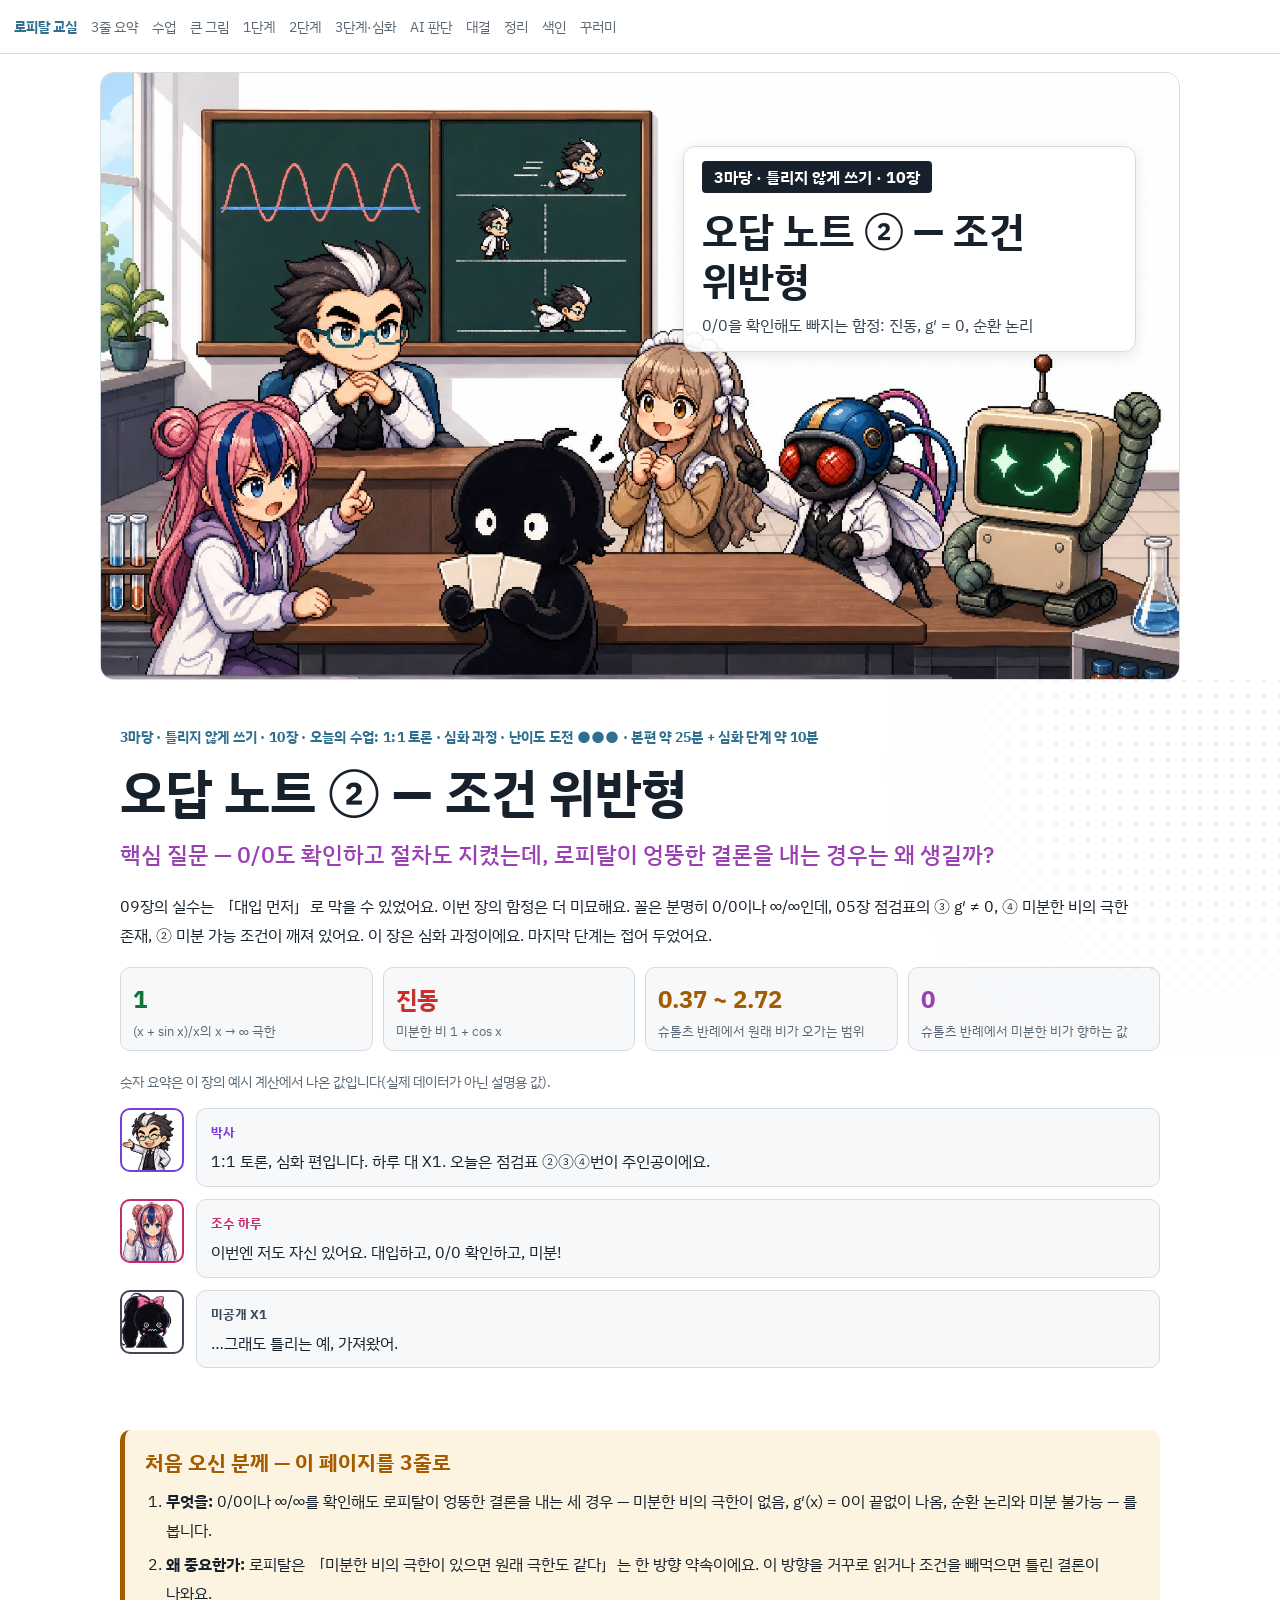
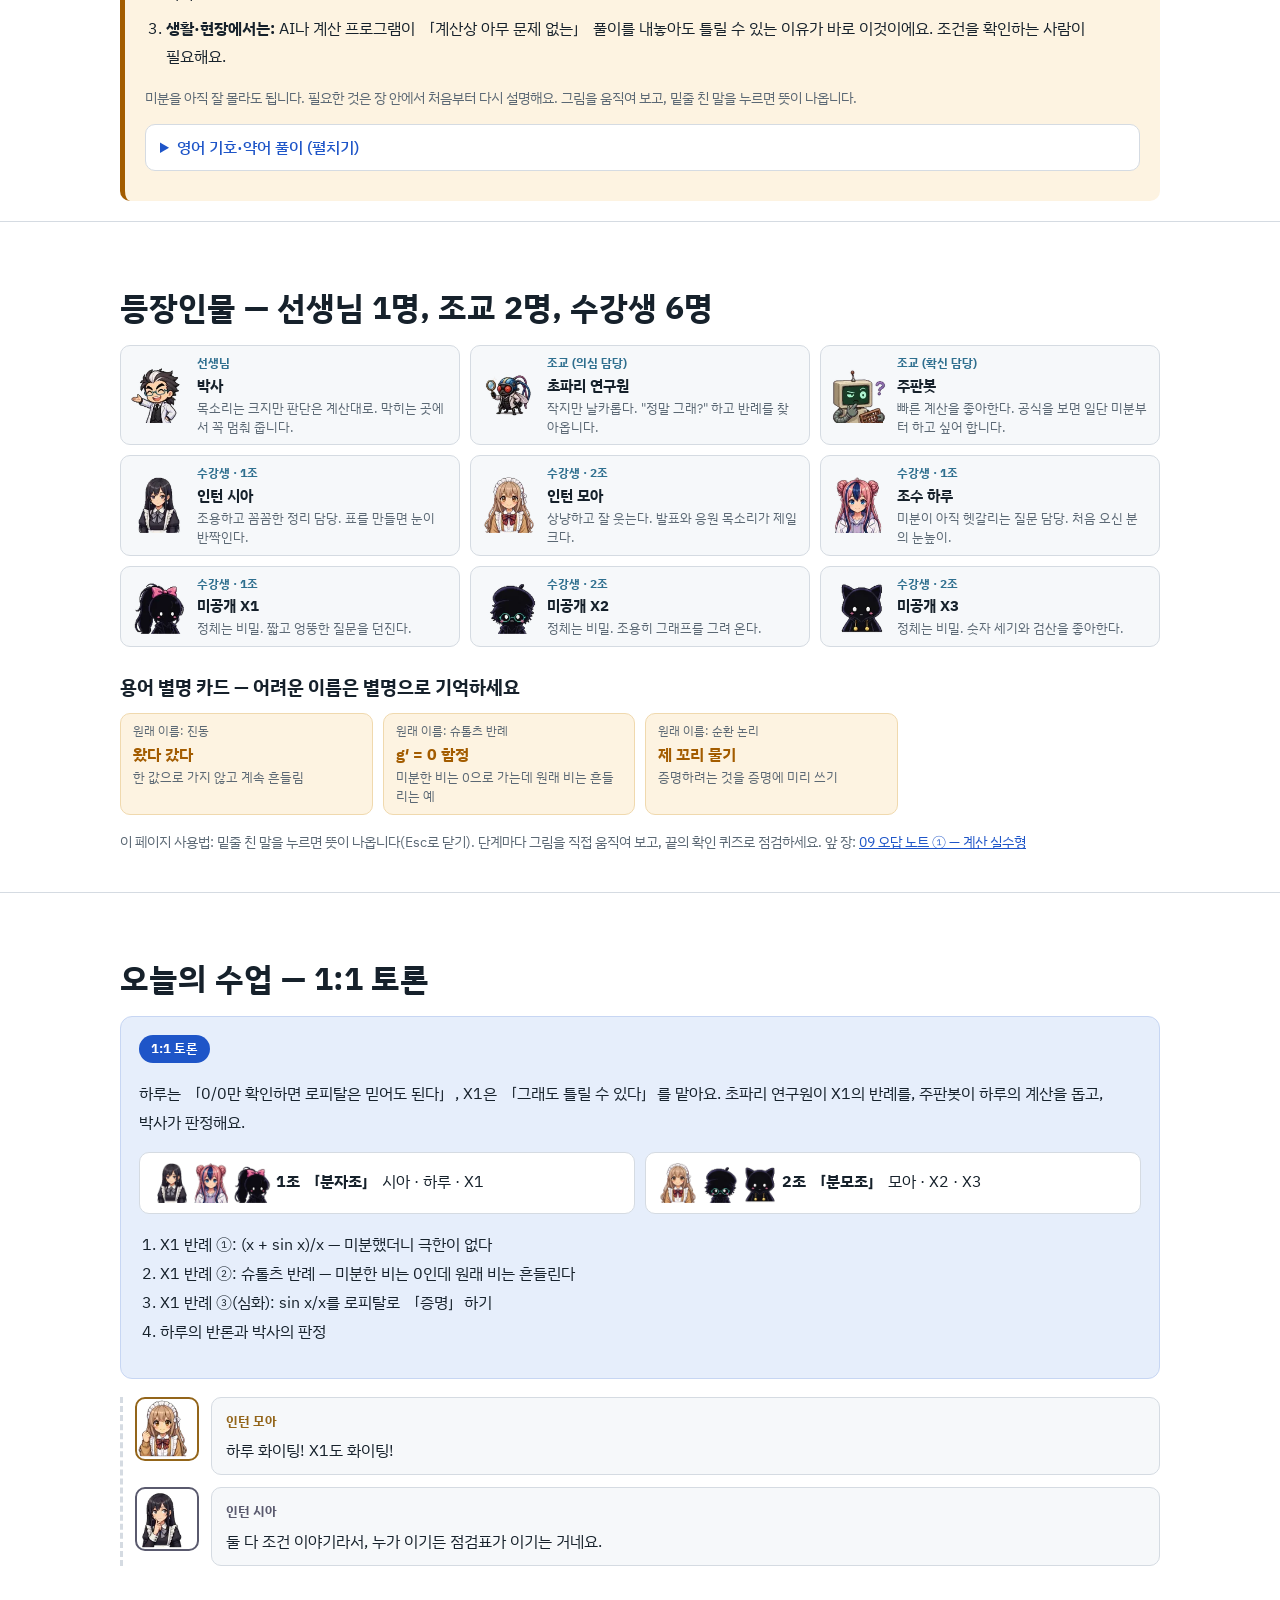
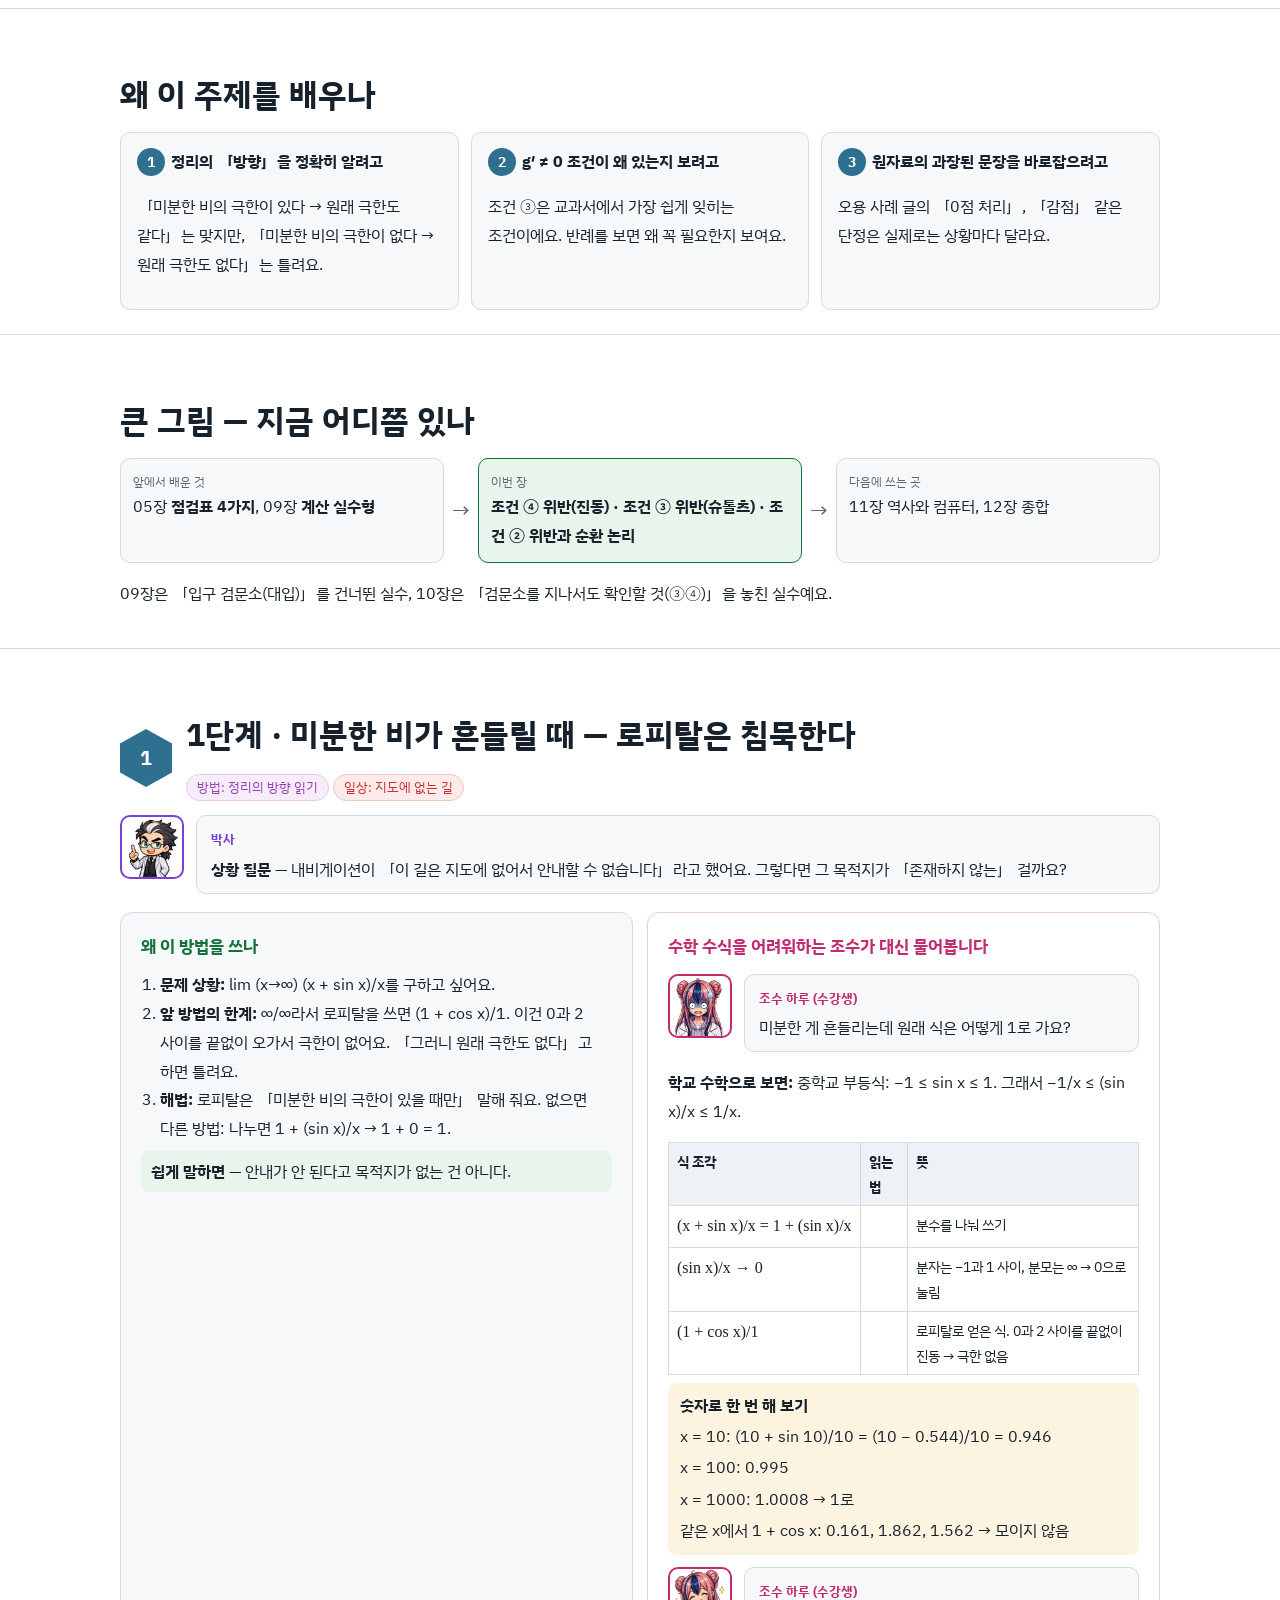
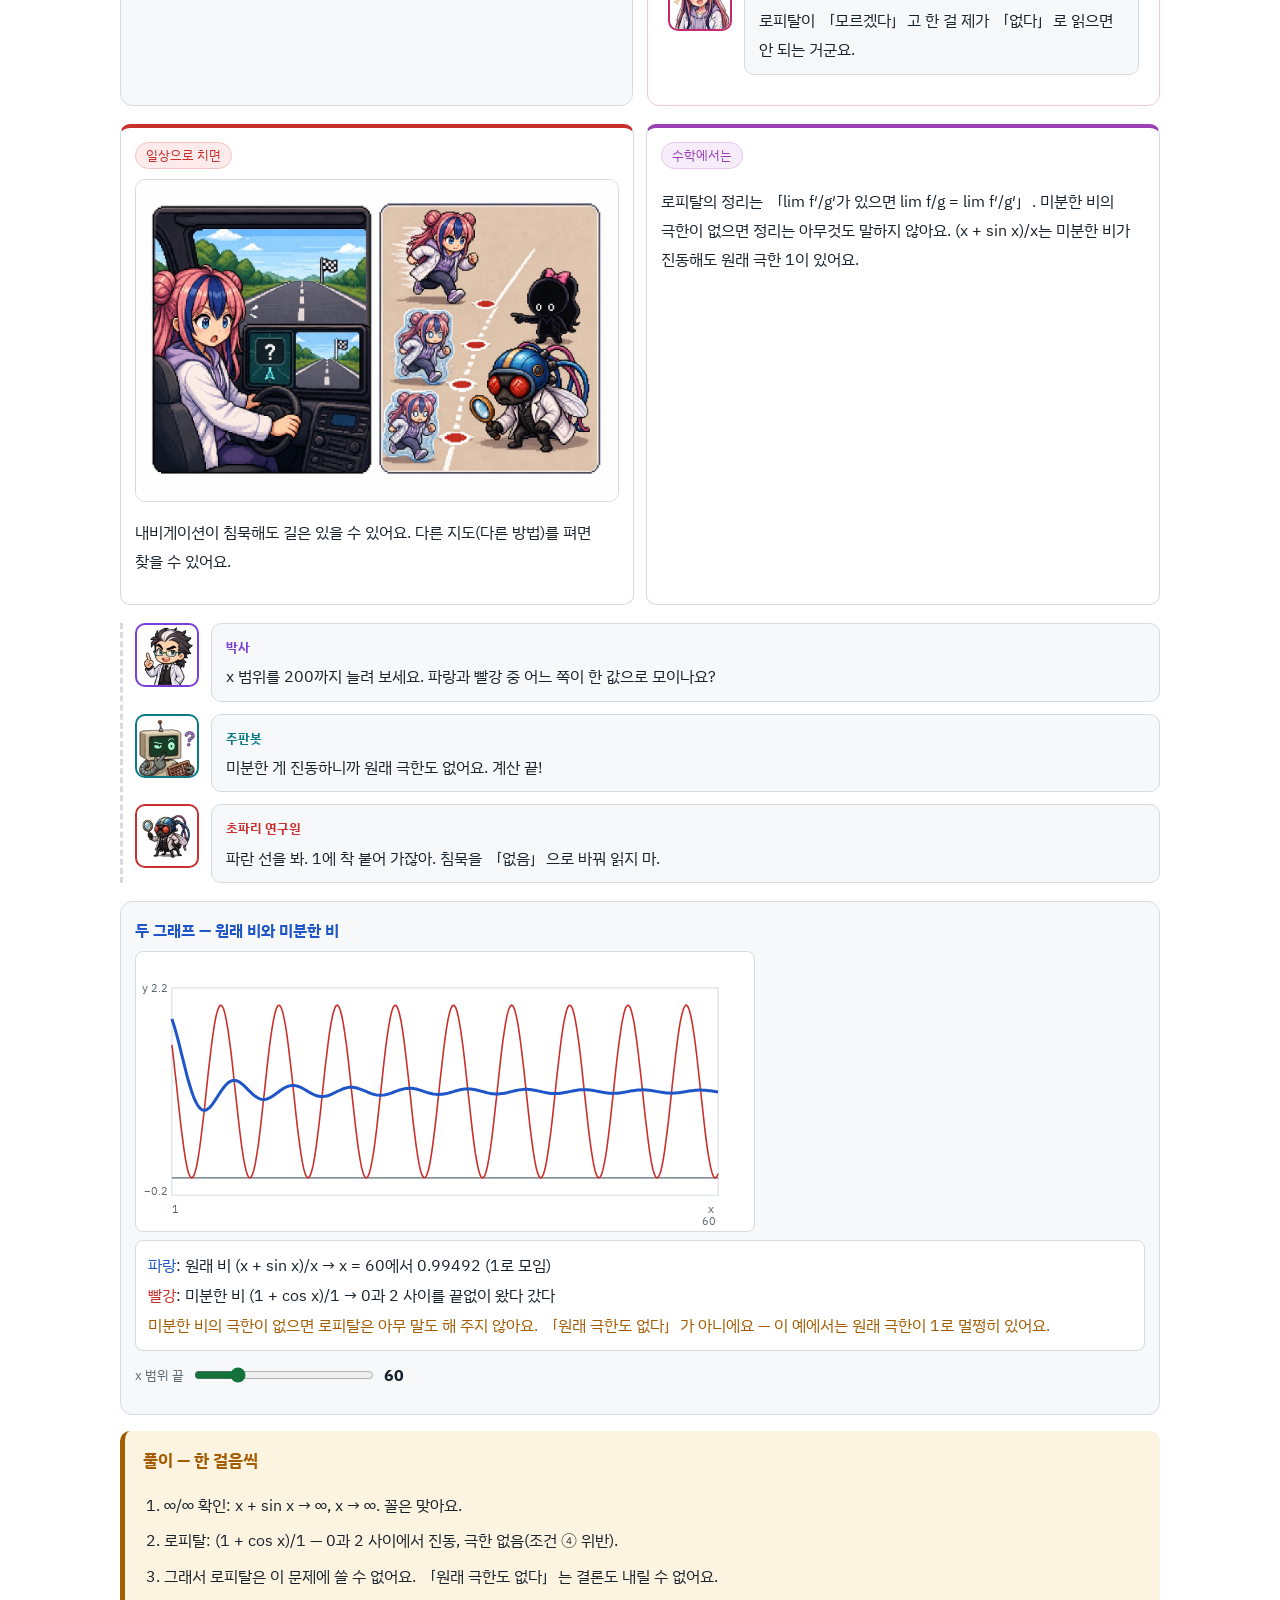
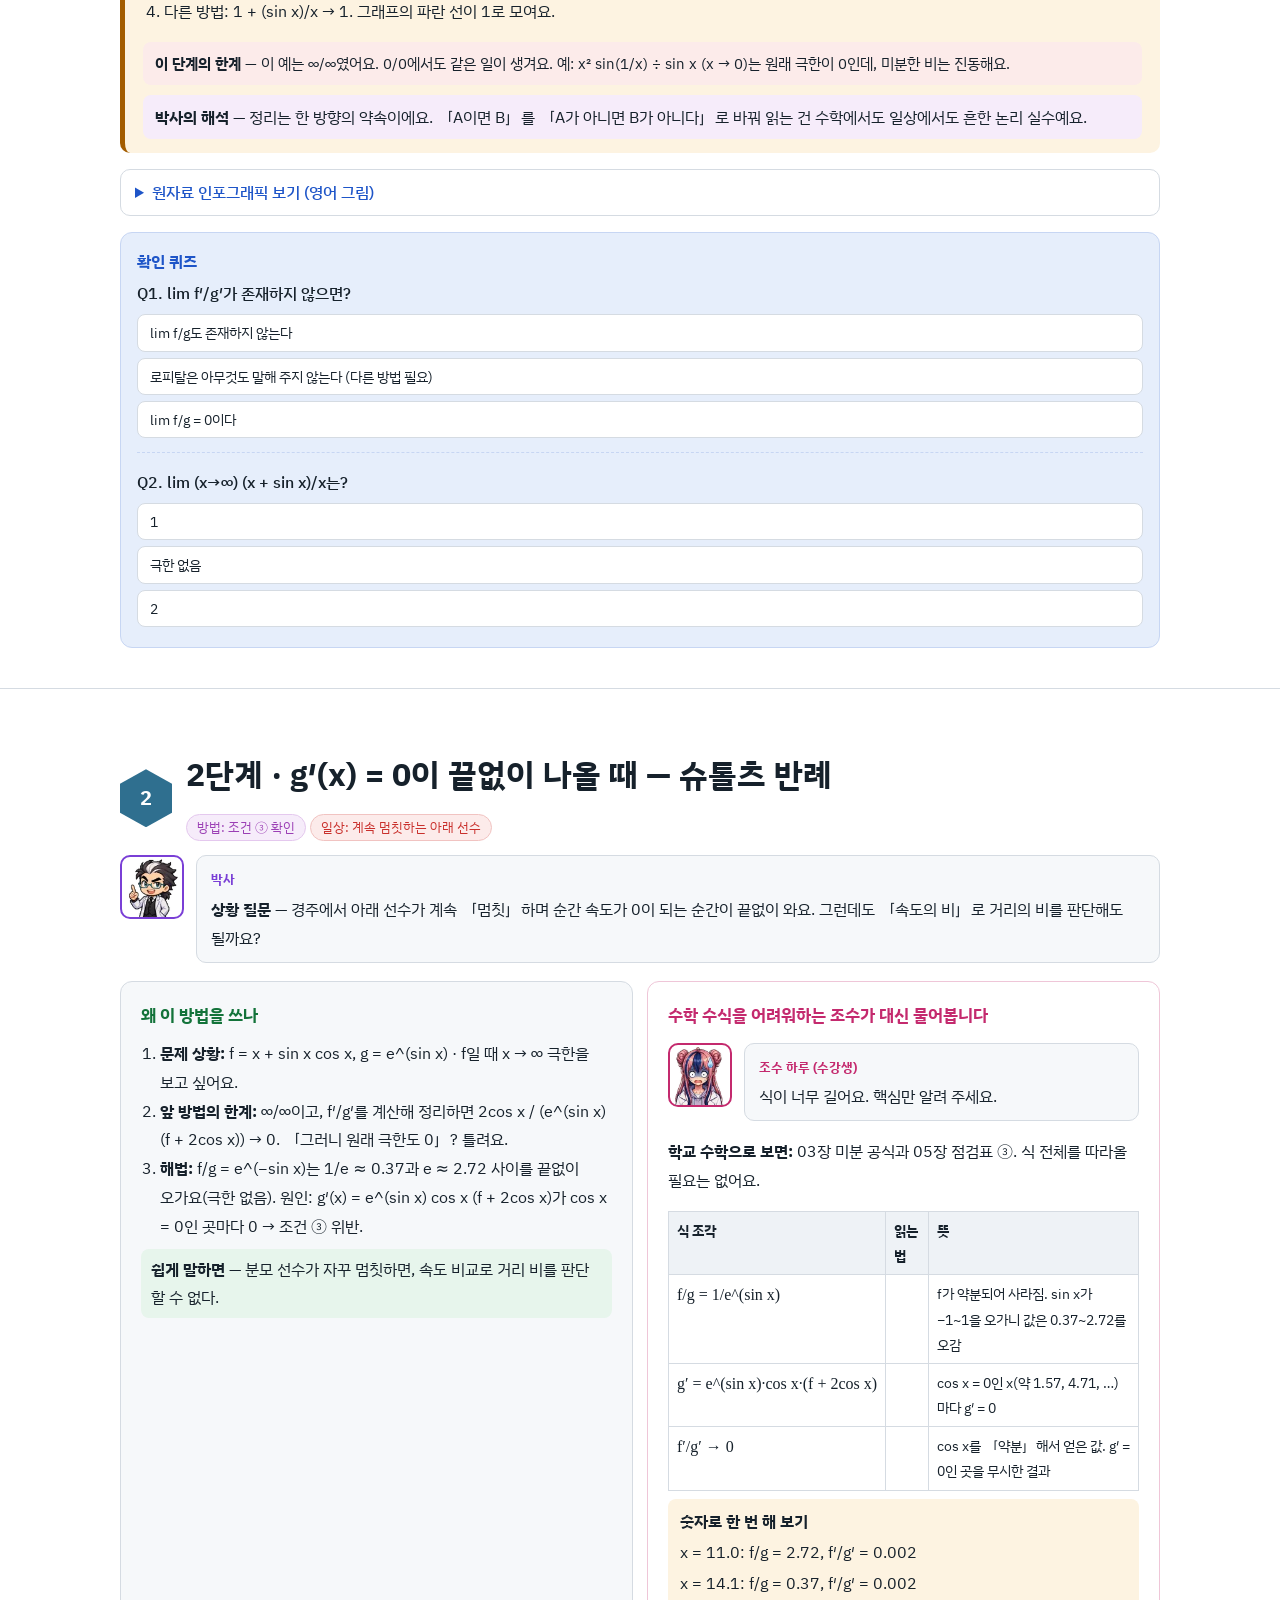
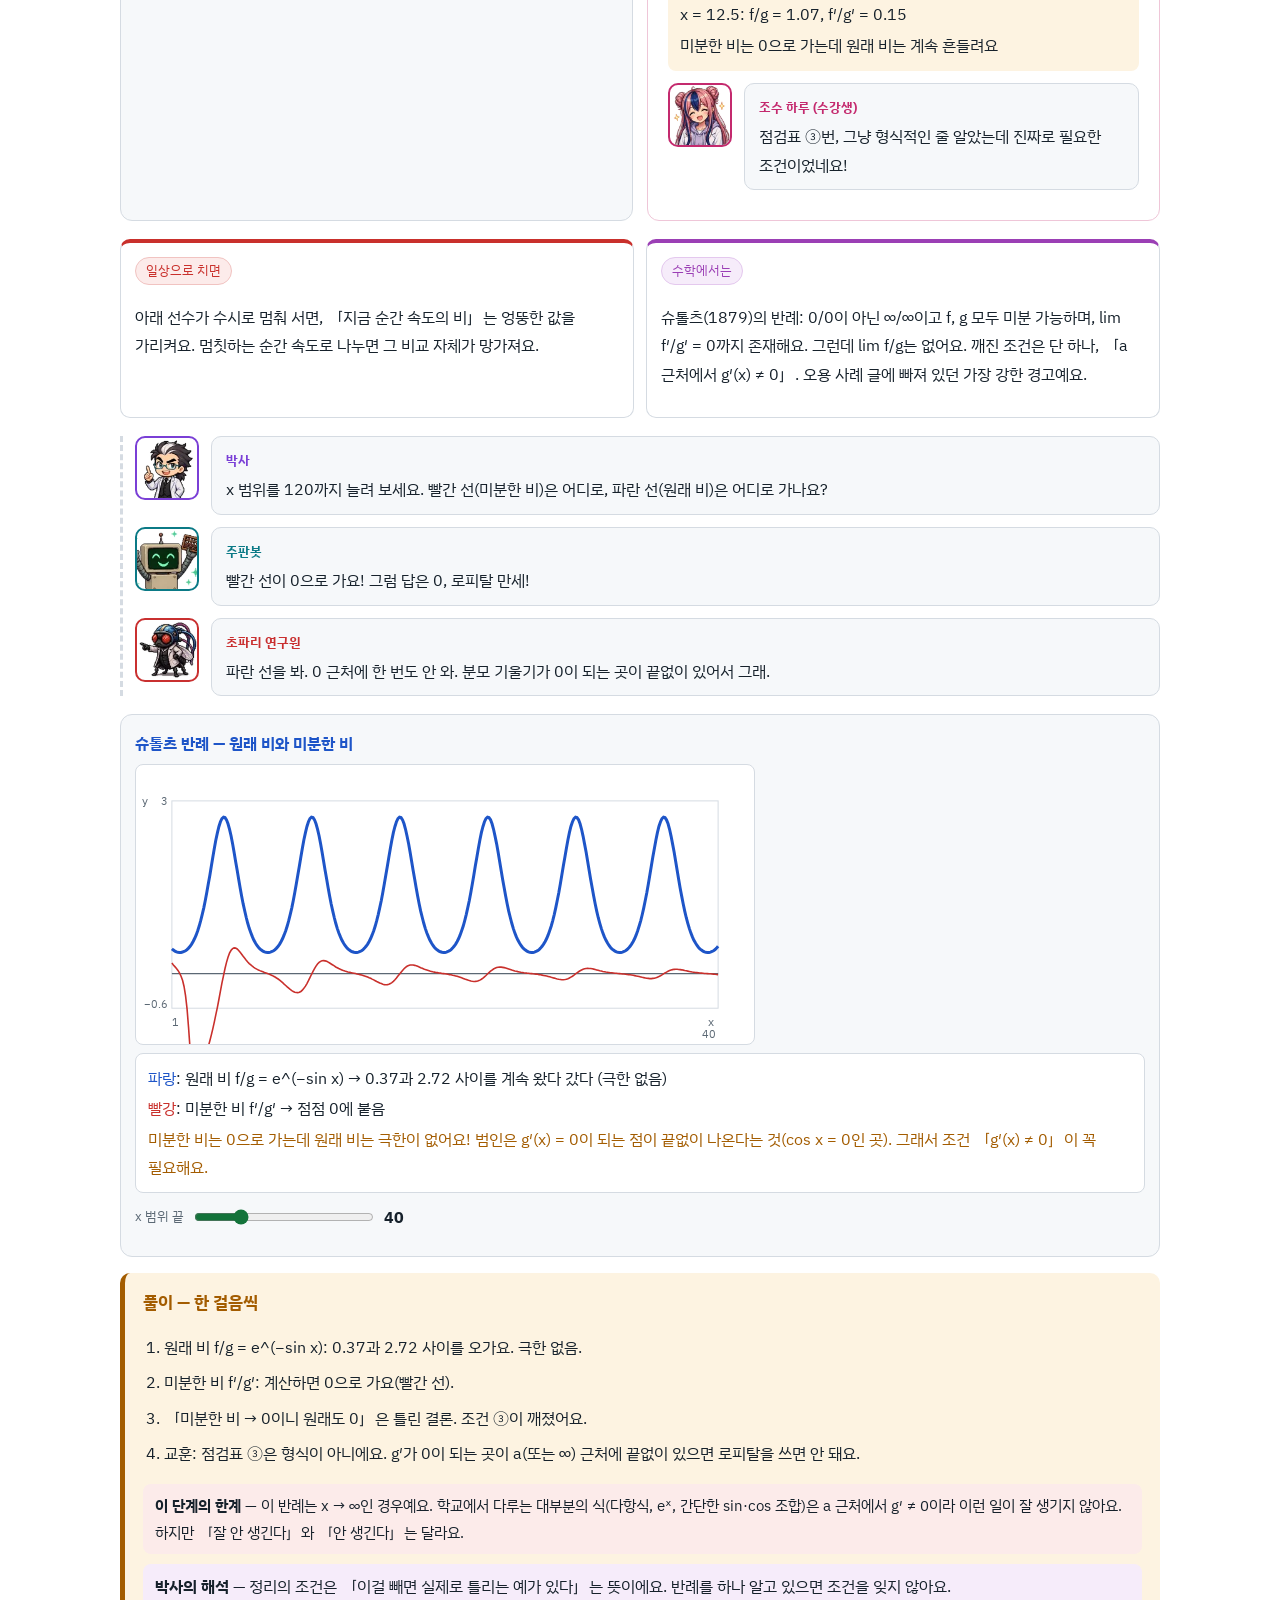
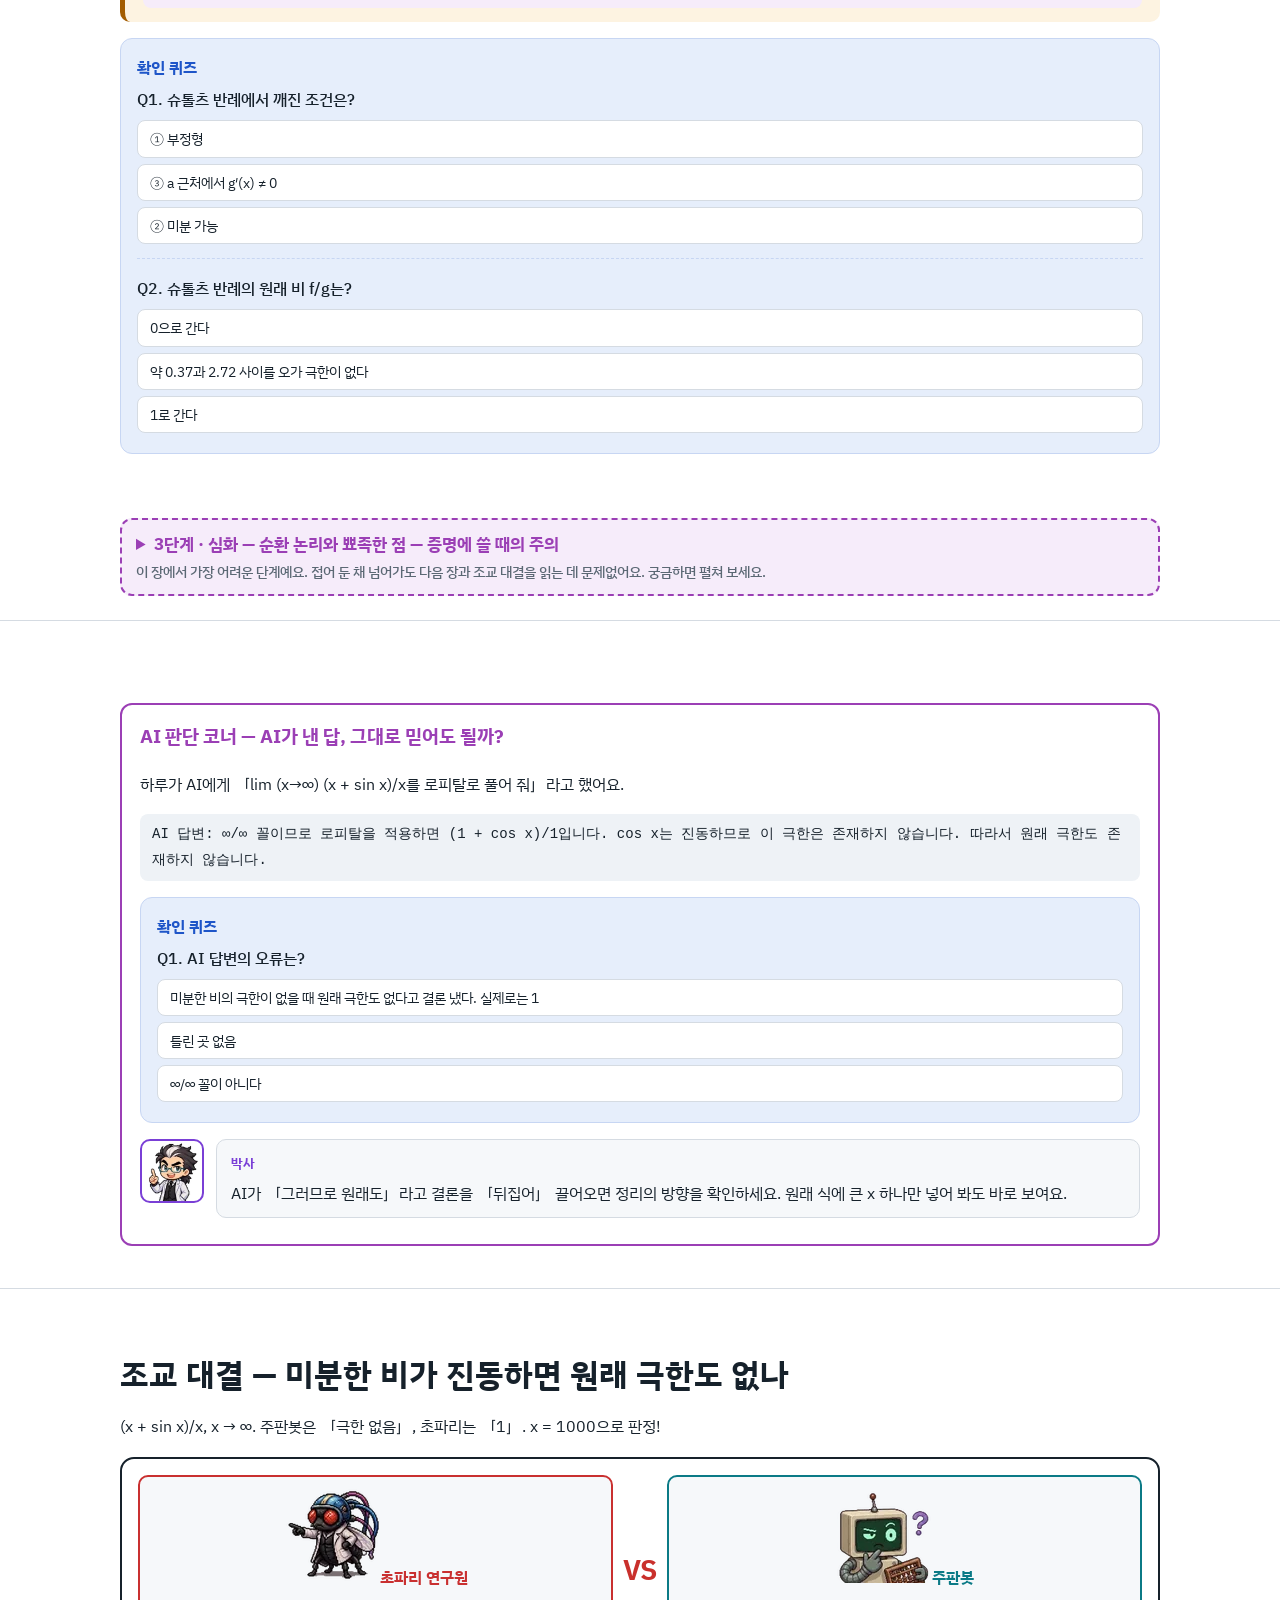
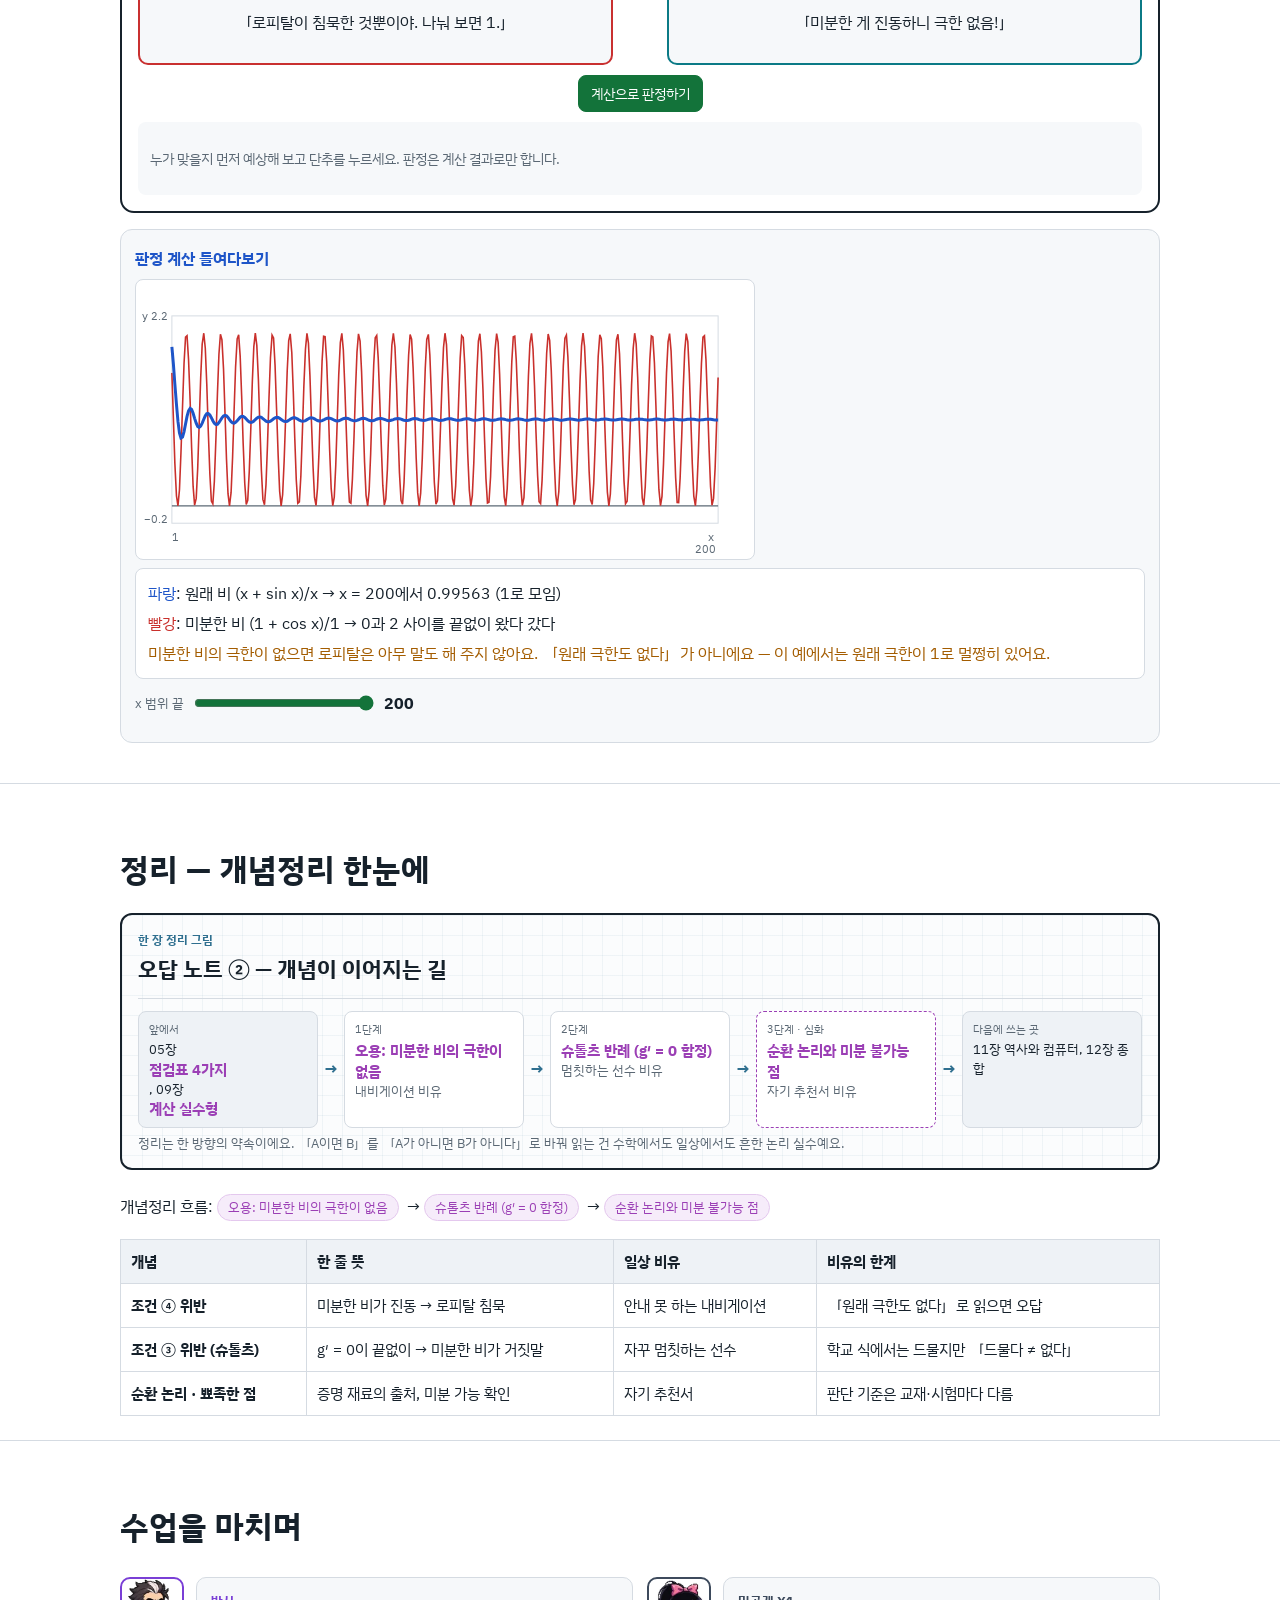
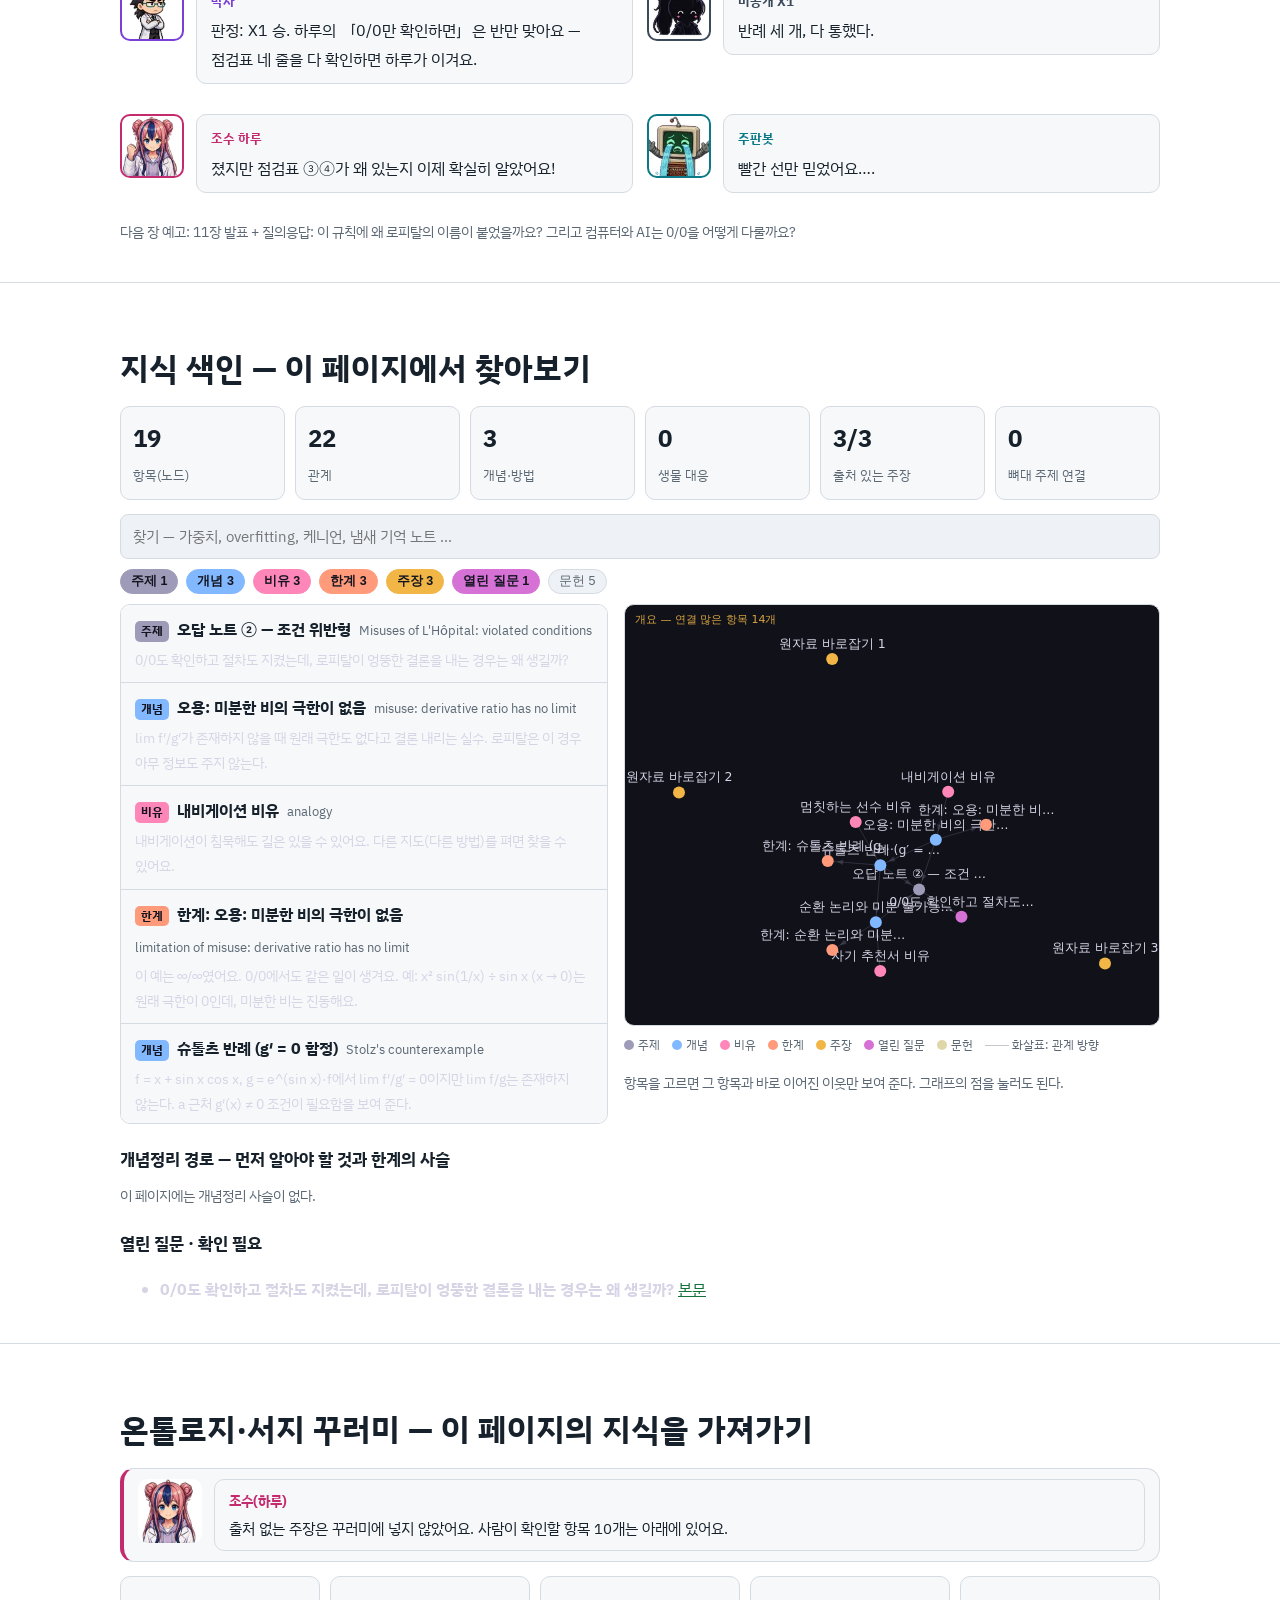
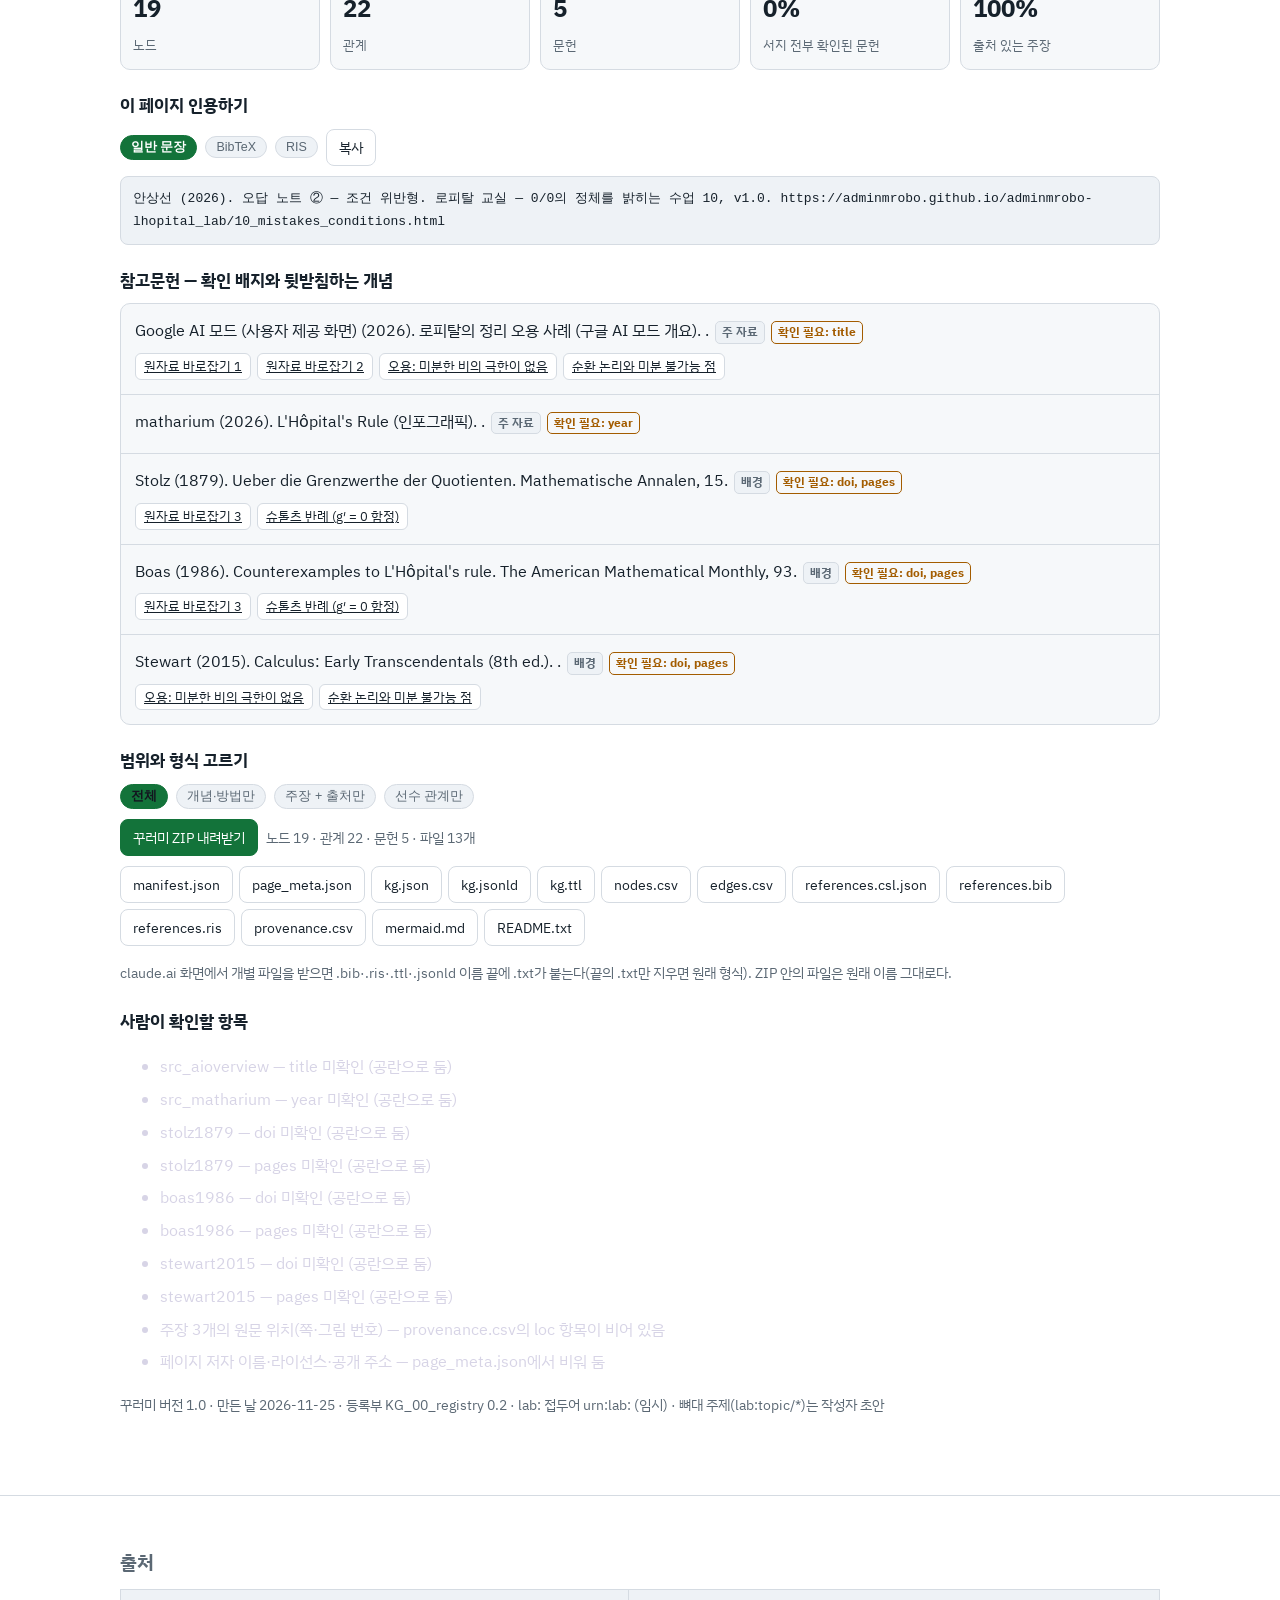
<file: 10_mistakes_conditions.html>
<!DOCTYPE html><html lang="ko"><head>
<meta charset="utf-8">
<meta name="viewport" content="width=device-width, initial-scale=1, viewport-fit=cover">
<title>10 오답 노트 ② — 조건 위반형 — 로피탈 교실 — 0/0의 정체를 밝히는 수업</title>
<meta name="description" content="0/0도 확인하고 절차도 지켰는데, 로피탈이 엉뚱한 결론을 내는 경우는 왜 생길까?">
<meta property="og:title" content="10 오답 노트 ② — 조건 위반형 — 로피탈 교실 — 0/0의 정체를 밝히는 수업">
<meta property="og:description" content="0/0도 확인하고 절차도 지켰는데, 로피탈이 엉뚱한 결론을 내는 경우는 왜 생길까?">
<meta property="og:type" content="article">
<meta property="og:image" content="img/og/og_10.webp">
<link rel="preconnect" href="https://fonts.googleapis.com"><link rel="preconnect" href="https://fonts.gstatic.com" crossorigin>
<link href="https://fonts.googleapis.com/css2?family=IBM+Plex+Sans+KR:wght@400;500;700&display=swap" rel="stylesheet">
<link rel="stylesheet" href="assets/lab.css">
<!-- px-fix v1 --><style id="px-fix">img{image-rendering:auto!important}</style><script id="px-fix-js">(function(){var R=window.ResizeObserver;function f(i){var n=i.naturalWidth,w=i.getBoundingClientRect().width;if(!n||!w)return;var s=w*(window.devicePixelRatio||1)/n;i.style.setProperty("image-rendering",s>=1.95?"pixelated":"auto","important")}var ro=R?new R(function(es){es.forEach(function(e){f(e.target)})}):null;function a(i){if(i.__px)return;i.__px=1;i.addEventListener("load",function(){f(i)});if(ro)ro.observe(i);f(i)}function all(r){(r||document).querySelectorAll&&(r||document).querySelectorAll("img").forEach(a)}function go(){all();if(window.MutationObserver)new MutationObserver(function(ms){ms.forEach(function(m){m.addedNodes.forEach(function(n){if(n.nodeType!==1)return;if(n.tagName==="IMG")a(n);else all(n)})})}).observe(document.documentElement,{childList:true,subtree:true});window.addEventListener("resize",function(){document.querySelectorAll("img").forEach(f)})}if(document.readyState==="loading")document.addEventListener("DOMContentLoaded",go);else go()})();</script><!-- /px-fix -->
</head><body>
<nav class="top" aria-label="이 페이지 목차"><a class="logo" href="index.html">로피탈 교실</a><a href="#three">3줄 요약</a><a href="#class">수업</a><a href="#map">큰 그림</a><a href="#lv1">1단계</a><a href="#lv2">2단계</a><a href="#lv3">3단계·심화</a><a href="#ai">AI 판단</a><a href="#duel">대결</a><a href="#sum">정리</a><a href="#kg">색인</a><a href="#export">꾸러미</a></nav><div id="prog"></div>
<div class="cover has-img" id="top"><img class="cimg" src="img/cover/cover_10.webp" width="1920" height="1080" alt="오답 노트 ② — 조건 위반형 표지 — 박사, 초파리 연구원, 주판봇, 조수 하루"><div class="ctext"><span class="no">3마당 · 틀리지 않게 쓰기 · 10장</span><h1>오답 노트 ② — 조건 위반형</h1><p>0/0을 확인해도 빠지는 함정: 진동, g′ = 0, 순환 논리</p></div></div>
<header class="hero"><div class="wrap">
<div class="kicker">3마당 · 틀리지 않게 쓰기 · 10장 · 오늘의 수업: 1:1 토론 · 심화 과정 · 난이도 도전 ●●● · 본편 약 25분 + 심화 단계 약 10분</div>
<h1>오답 노트 ② — 조건 위반형</h1>
<p class="q">핵심 질문 — 0/0도 확인하고 절차도 지켰는데, 로피탈이 엉뚱한 결론을 내는 경우는 왜 생길까?</p>
<p>09장의 실수는 「대입 먼저」로 막을 수 있었어요. 이번 장의 함정은 더 미묘해요. 꼴은 분명히 0/0이나 ∞/∞인데, 05장 점검표의 ③ g′ ≠ 0, ④ 미분한 비의 극한 존재, ② 미분 가능 조건이 깨져 있어요. 이 장은 심화 과정이에요. 마지막 단계는 접어 두었어요.</p>
<div class="kpis"><div class="kpi g"><b>1</b><span>(x + sin x)/x의 x → ∞ 극한</span></div><div class="kpi r"><b>진동</b><span>미분한 비 1 + cos x</span></div><div class="kpi a"><b>0.37 ~ 2.72</b><span>슈톨츠 반례에서 원래 비가 오가는 범위</span></div><div class="kpi m"><b>0</b><span>슈톨츠 반례에서 미분한 비가 향하는 값</span></div></div>
<p class="note">숫자 요약은 이 장의 예시 계산에서 나온 값입니다(실제 데이터가 아닌 설명용 값).</p>
<div class="say" data-who="doc"><img class="who" data-who="doc" data-mood="front" alt="" aria-hidden="true"><div><b class="name">박사</b><p>1:1 토론, 심화 편입니다. 하루 대 X1. 오늘은 점검표 ②③④번이 주인공이에요.</p></div></div><div class="say" data-who="asst"><img class="who" data-who="asst" data-mood="cheer" alt="" aria-hidden="true"><div><b class="name">조수 하루</b><p>이번엔 저도 자신 있어요. 대입하고, 0/0 확인하고, 미분!</p></div></div><div class="say" data-who="x1"><img class="who" data-who="x1" data-mood="e24" alt="" aria-hidden="true"><div><b class="name">미공개 X1</b><p>…그래도 틀리는 예, 가져왔어.</p></div></div>
</div></header>
<div class="wrap"><div class="three" id="three"><h2>처음 오신 분께 — 이 페이지를 3줄로</h2><ol>
<li><b>무엇을:</b> 0/0이나 ∞/∞를 확인해도 로피탈이 엉뚱한 결론을 내는 세 경우 — 미분한 비의 극한이 없음, g′(x) = 0이 끝없이 나옴, 순환 논리와 미분 불가능 — 를 봅니다.</li><li><b>왜 중요한가:</b> 로피탈은 「미분한 비의 극한이 있으면 원래 극한도 같다」는 한 방향 약속이에요. 이 방향을 거꾸로 읽거나 조건을 빼먹으면 틀린 결론이 나와요.</li><li><b>생활·현장에서는:</b> AI나 계산 프로그램이 「계산상 아무 문제 없는」 풀이를 내놓아도 틀릴 수 있는 이유가 바로 이것이에요. 조건을 확인하는 사람이 필요해요.</li></ol>
<p class="note">미분을 아직 잘 몰라도 됩니다. 필요한 것은 장 안에서 처음부터 다시 설명해요. 그림을 움직여 보고, 밑줄 친 말을 누르면 뜻이 나옵니다.</p>
<details><summary>영어 기호·약어 풀이 (펼치기)</summary><ul><li><b>진동</b> — 한 값으로 모이지 않고 계속 왔다 갔다 함</li><li><b>슈톨츠 반례</b> — 오토 슈톨츠(1879)가 보인, g′ = 0 조건을 어기면 로피탈이 틀리는 예</li><li><b>순환 논리</b> — 증명하려는 사실을 증명 과정에서 미리 쓰는 오류</li></ul></details>
</div></div>
<section class="level" id="cast"><div class="wrap"><h2>등장인물 — 선생님 1명, 조교 2명, 수강생 6명</h2>
<div class="cast"><div><img class="" data-who="doc" data-mood="front" alt="" aria-hidden="true"><div><span class="role">선생님</span><b>박사</b><span>목소리는 크지만 판단은 계산대로. 막히는 곳에서 꼭 멈춰 줍니다.</span></div></div><div><img class="" data-who="fly" data-mood="magnify" alt="" aria-hidden="true"><div><span class="role">조교 (의심 담당)</span><b>초파리 연구원</b><span>작지만 날카롭다. &quot;정말 그래?&quot; 하고 반례를 찾아옵니다.</span></div></div><div><img class="" data-who="robo" data-mood="calc" alt="" aria-hidden="true"><div><span class="role">조교 (확신 담당)</span><b>주판봇</b><span>빠른 계산을 좋아한다. 공식을 보면 일단 미분부터 하고 싶어 합니다.</span></div></div><div><img class="" data-who="sia" data-mood="e13" alt="" aria-hidden="true"><div><span class="role">수강생 · 1조</span><b>인턴 시아</b><span>조용하고 꼼꼼한 정리 담당. 표를 만들면 눈이 반짝인다.</span></div></div><div><img class="" data-who="moa" data-mood="e13" alt="" aria-hidden="true"><div><span class="role">수강생 · 2조</span><b>인턴 모아</b><span>상냥하고 잘 웃는다. 발표와 응원 목소리가 제일 크다.</span></div></div><div><img class="" data-who="asst" data-mood="e13" alt="" aria-hidden="true"><div><span class="role">수강생 · 1조</span><b>조수 하루</b><span>미분이 아직 헷갈리는 질문 담당. 처음 오신 분의 눈높이.</span></div></div><div><img class="" data-who="x1" data-mood="e13" alt="" aria-hidden="true"><div><span class="role">수강생 · 1조</span><b>미공개 X1</b><span>정체는 비밀. 짧고 엉뚱한 질문을 던진다.</span></div></div><div><img class="" data-who="x2" data-mood="e13" alt="" aria-hidden="true"><div><span class="role">수강생 · 2조</span><b>미공개 X2</b><span>정체는 비밀. 조용히 그래프를 그려 온다.</span></div></div><div><img class="" data-who="x3" data-mood="e13" alt="" aria-hidden="true"><div><span class="role">수강생 · 2조</span><b>미공개 X3</b><span>정체는 비밀. 숫자 세기와 검산을 좋아한다.</span></div></div></div>
<h3>용어 별명 카드 — 어려운 이름은 별명으로 기억하세요</h3><div class="nick"><div><span class="role">원래 이름: 진동</span><b>왔다 갔다</b><span>한 값으로 가지 않고 계속 흔들림</span></div><div><span class="role">원래 이름: 슈톨츠 반례</span><b>g′ = 0 함정</b><span>미분한 비는 0으로 가는데 원래 비는 흔들리는 예</span></div><div><span class="role">원래 이름: 순환 논리</span><b>제 꼬리 물기</b><span>증명하려는 것을 증명에 미리 쓰기</span></div></div>
<p class="note">이 페이지 사용법: 밑줄 친 말을 누르면 뜻이 나옵니다(Esc로 닫기). 단계마다 그림을 직접 움직여 보고, 끝의 확인 퀴즈로 점검하세요. 앞 장: <a href="09_mistakes_calc.html">09 오답 노트 ① — 계산 실수형</a></p>
</div></section>
<section class="level" id="class"><div class="wrap"><h2>오늘의 수업 — 1:1 토론</h2>
<div class="klass"><span class="fmt">1:1 토론</span><p>하루는 「0/0만 확인하면 로피탈은 믿어도 된다」, X1은 「그래도 틀릴 수 있다」를 맡아요. 초파리 연구원이 X1의 반례를, 주판봇이 하루의 계산을 돕고, 박사가 판정해요.</p><div class="groups"><div><img class="" data-who="sia" data-mood="e13" alt="" aria-hidden="true"><img class="" data-who="asst" data-mood="e13" alt="" aria-hidden="true"><img class="" data-who="x1" data-mood="e13" alt="" aria-hidden="true"> <b>1조 「분자조」</b> 시아 · 하루 · X1</div><div><img class="" data-who="moa" data-mood="e13" alt="" aria-hidden="true"><img class="" data-who="x2" data-mood="e13" alt="" aria-hidden="true"><img class="" data-who="x3" data-mood="e13" alt="" aria-hidden="true"> <b>2조 「분모조」</b> 모아 · X2 · X3</div></div><ol><li>X1 반례 ①: (x + sin x)/x — 미분했더니 극한이 없다</li><li>X1 반례 ②: 슈톨츠 반례 — 미분한 비는 0인데 원래 비는 흔들린다</li><li>X1 반례 ③(심화): sin x/x를 로피탈로 「증명」하기</li><li>하루의 반론과 박사의 판정</li></ol></div>
<div class="talk"><div class="say" data-who="moa"><img class="who" data-who="moa" data-mood="cheer" alt="" aria-hidden="true"><div><b class="name">인턴 모아</b><p>하루 화이팅! X1도 화이팅!</p></div></div><div class="say" data-who="sia"><img class="who" data-who="sia" data-mood="think" alt="" aria-hidden="true"><div><b class="name">인턴 시아</b><p>둘 다 조건 이야기라서, 누가 이기든 점검표가 이기는 거네요.</p></div></div></div></div></section>
<section class="level" id="why"><div class="wrap"><h2>왜 이 주제를 배우나</h2><div class="steps"><div><b class="n">1</b><b>정리의 「방향」을 정확히 알려고</b><p>「미분한 비의 극한이 있다 → 원래 극한도 같다」는 맞지만, 「미분한 비의 극한이 없다 → 원래 극한도 없다」는 틀려요.</p></div><div><b class="n">2</b><b>g′ ≠ 0 조건이 왜 있는지 보려고</b><p>조건 ③은 교과서에서 가장 쉽게 잊히는 조건이에요. 반례를 보면 왜 꼭 필요한지 보여요.</p></div><div><b class="n">3</b><b>원자료의 과장된 문장을 바로잡으려고</b><p>오용 사례 글의 「0점 처리」, 「감점」 같은 단정은 실제로는 상황마다 달라요.</p></div></div></div></section>
<section class="level" id="map"><div class="wrap"><h2>큰 그림 — 지금 어디쯤 있나</h2>
<div class="map3"><div><small>앞에서 배운 것</small>05장 <b>점검표 4가지</b>, 09장 <b>계산 실수형</b></div><i aria-hidden="true">→</i><div class="now"><small>이번 장</small><b>조건 ④ 위반(진동) · 조건 ③ 위반(슈톨츠) · 조건 ② 위반과 순환 논리</b></div><i aria-hidden="true">→</i><div><small>다음에 쓰는 곳</small>11장 역사와 컴퓨터, 12장 종합</div></div>
<p>09장은 「입구 검문소(대입)」를 건너뛴 실수, 10장은 「검문소를 지나서도 확인할 것(③④)」을 놓친 실수예요.</p></div></section>
<section class="level" id="lv1"><div class="wrap"><div class="lvhead"><div class="hex" aria-hidden="true">1</div><div><h2>1단계 · 미분한 비가 흔들릴 때 — 로피탈은 침묵한다</h2><span class="tag nn">방법: 정리의 방향 읽기</span><span class="tag fly">일상: 지도에 없는 길</span></div></div><div class="say" data-who="doc"><img class="who" data-who="doc" data-mood="board" alt="" aria-hidden="true"><div><b class="name">박사</b><p><b>상황 질문</b> — 내비게이션이 「이 길은 지도에 없어서 안내할 수 없습니다」라고 했어요. 그렇다면 그 목적지가 「존재하지 않는」 걸까요?</p></div></div><div class="twobox"><div class="whybox"><h3>왜 이 방법을 쓰나</h3><ol><li><b>문제 상황:</b> lim (x→∞) (x + sin x)/x를 구하고 싶어요.</li><li><b>앞 방법의 한계:</b> ∞/∞라서 로피탈을 쓰면 (1 + cos x)/1. 이건 0과 2 사이를 끝없이 오가서 극한이 없어요. 「그러니 원래 극한도 없다」고 하면 틀려요.</li><li><b>해법:</b> 로피탈은 「미분한 비의 극한이 있을 때만」 말해 줘요. 없으면 다른 방법: 나누면 1 + (sin x)/x → 1 + 0 = 1.</li></ol><div class="easy"><b>쉽게 말하면</b> — 안내가 안 된다고 목적지가 없는 건 아니다.</div></div><div class="mathbox"><h3>수학 수식을 어려워하는 조수가 대신 물어봅니다</h3><div class="say" data-who="asst"><img class="who" data-who="asst" data-mood="shock" alt="" aria-hidden="true"><div><b class="name">조수 하루 (수강생)</b><p>미분한 게 흔들리는데 원래 식은 어떻게 1로 가요?</p></div></div><p><b>학교 수학으로 보면:</b> 중학교 부등식: −1 ≤ sin x ≤ 1. 그래서 −1/x ≤ (sin x)/x ≤ 1/x.</p><table class="sym"><thead><tr><th>식 조각</th><th>읽는 법</th><th>뜻</th></tr></thead><tbody><tr><td>(x + sin x)/x = 1 + (sin x)/x</td><td></td><td>분수를 나눠 쓰기</td></tr><tr><td>(sin x)/x → 0</td><td></td><td>분자는 −1과 1 사이, 분모는 ∞ → 0으로 눌림</td></tr><tr><td>(1 + cos x)/1</td><td></td><td>로피탈로 얻은 식. 0과 2 사이를 끝없이 진동 → 극한 없음</td></tr></tbody></table><div class="tryit"><b>숫자로 한 번 해 보기</b><p>x = 10: (10 + sin 10)/10 = (10 − 0.544)/10 = 0.946</p><p>x = 100: 0.995</p><p>x = 1000: 1.0008 → 1로</p><p>같은 x에서 1 + cos x: 0.161, 1.862, 1.562 → 모이지 않음</p></div><div class="say" data-who="asst"><img class="who" data-who="asst" data-mood="spark" alt="" aria-hidden="true"><div><b class="name">조수 하루 (수강생)</b><p>로피탈이 「모르겠다」고 한 걸 제가 「없다」로 읽으면 안 되는 거군요.</p></div></div></div></div><div class="pair"><div><span class="tag fly">일상으로 치면</span><img class="scene" loading="lazy" src="img/scene/scene_10_lv1.webp" width="1200" height="800" alt="내비게이션 비유 장면 그림"><p>내비게이션이 침묵해도 길은 있을 수 있어요. 다른 지도(다른 방법)를 펴면 찾을 수 있어요.</p></div><div><span class="tag nn">수학에서는</span><p>로피탈의 정리는 「lim f′/g′가 있으면 lim f/g = lim f′/g′」. 미분한 비의 극한이 없으면 정리는 아무것도 말하지 않아요. (x + sin x)/x는 미분한 비가 진동해도 원래 극한 1이 있어요.</p></div></div><div class="talk"><div class="say" data-who="doc"><img class="who" data-who="doc" data-mood="board" alt="" aria-hidden="true"><div><b class="name">박사</b><p>x 범위를 200까지 늘려 보세요. 파랑과 빨강 중 어느 쪽이 한 값으로 모이나요?</p></div></div><div class="say" data-who="robo"><img class="who" data-who="robo" data-mood="calc" alt="" aria-hidden="true"><div><b class="name">주판봇</b><p>미분한 게 진동하니까 원래 극한도 없어요. 계산 끝!</p></div></div><div class="say" data-who="fly"><img class="who" data-who="fly" data-mood="magnify" alt="" aria-hidden="true"><div><b class="name">초파리 연구원</b><p>파란 선을 봐. 1에 착 붙어 가잖아. 침묵을 「없음」으로 바꿔 읽지 마.</p></div></div></div><div class="panel"><div class="ptitle">두 그래프 — 원래 비와 미분한 비</div><div data-w="osc" data-o="{&quot;R&quot;: 60}"></div></div><div class="explain"><h3>풀이 — 한 걸음씩</h3><ol><li>∞/∞ 확인: x + sin x → ∞, x → ∞. 꼴은 맞아요.</li><li>로피탈: (1 + cos x)/1 — 0과 2 사이에서 진동, 극한 없음(조건 ④ 위반).</li><li>그래서 로피탈은 이 문제에 쓸 수 없어요. 「원래 극한도 없다」는 결론도 내릴 수 없어요.</li><li>다른 방법: 1 + (sin x)/x → 1. 그래프의 파란 선이 1로 모여요.</li></ol><div class="lim"><b>이 단계의 한계</b> — 이 예는 ∞/∞였어요. 0/0에서도 같은 일이 생겨요. 예: x² sin(1/x) ÷ sin x (x → 0)는 원래 극한이 0인데, 미분한 비는 진동해요.</div><div class="interp"><b>박사의 해석</b> — 정리는 한 방향의 약속이에요. 「A이면 B」를 「A가 아니면 B가 아니다」로 바꿔 읽는 건 수학에서도 일상에서도 흔한 논리 실수예요.</div></div><details><summary>원자료 인포그래픽 보기 (영어 그림)</summary><p class="note">원자료 인포그래픽 「When it applies」 마지막 줄: lim f′(x)/g′(x)가 존재해야 한다(유한 또는 ±∞). 오용 사례 글 2번이 이 조건을 다뤄요.</p><div class="fix">오용 사례 글의 「미분한 식이 진동하면 로피탈의 정리를 적용할 수 없습니다」는 맞아요. 이 페이지에서는 한 걸음 더 나아가 「이때 원래 극한은 있을 수도, 없을 수도 있다 — 로피탈은 아무것도 말해 주지 않는다」로 적습니다.</div><img loading="lazy" src="img/source/src01.webp" width="1122" height="1402" alt="로피탈 규칙 인포그래픽 적용 조건" style="max-width:560px;width:100%"></details><div class="quiz" data-quiz="q1"></div></div></section>
<section class="level" id="lv2"><div class="wrap"><div class="lvhead"><div class="hex" aria-hidden="true">2</div><div><h2>2단계 · g′(x) = 0이 끝없이 나올 때 — 슈톨츠 반례</h2><span class="tag nn">방법: 조건 ③ 확인</span><span class="tag fly">일상: 계속 멈칫하는 아래 선수</span></div></div><div class="say" data-who="doc"><img class="who" data-who="doc" data-mood="board" alt="" aria-hidden="true"><div><b class="name">박사</b><p><b>상황 질문</b> — 경주에서 아래 선수가 계속 「멈칫」하며 순간 속도가 0이 되는 순간이 끝없이 와요. 그런데도 「속도의 비」로 거리의 비를 판단해도 될까요?</p></div></div><div class="twobox"><div class="whybox"><h3>왜 이 방법을 쓰나</h3><ol><li><b>문제 상황:</b> f = x + sin x cos x, g = e^(sin x) · f일 때 x → ∞ 극한을 보고 싶어요.</li><li><b>앞 방법의 한계:</b> ∞/∞이고, f′/g′를 계산해 정리하면 2cos x / (e^(sin x)(f + 2cos x)) → 0. 「그러니 원래 극한도 0」? 틀려요.</li><li><b>해법:</b> f/g = e^(−sin x)는 1/e ≈ 0.37과 e ≈ 2.72 사이를 끝없이 오가요(극한 없음). 원인: g′(x) = e^(sin x) cos x (f + 2cos x)가 cos x = 0인 곳마다 0 → 조건 ③ 위반.</li></ol><div class="easy"><b>쉽게 말하면</b> — 분모 선수가 자꾸 멈칫하면, 속도 비교로 거리 비를 판단할 수 없다.</div></div><div class="mathbox"><h3>수학 수식을 어려워하는 조수가 대신 물어봅니다</h3><div class="say" data-who="asst"><img class="who" data-who="asst" data-mood="shock" alt="" aria-hidden="true"><div><b class="name">조수 하루 (수강생)</b><p>식이 너무 길어요. 핵심만 알려 주세요.</p></div></div><p><b>학교 수학으로 보면:</b> 03장 미분 공식과 05장 점검표 ③. 식 전체를 따라올 필요는 없어요.</p><table class="sym"><thead><tr><th>식 조각</th><th>읽는 법</th><th>뜻</th></tr></thead><tbody><tr><td>f/g = 1/e^(sin x)</td><td></td><td>f가 약분되어 사라짐. sin x가 −1~1을 오가니 값은 0.37~2.72를 오감</td></tr><tr><td>g′ = e^(sin x)·cos x·(f + 2cos x)</td><td></td><td>cos x = 0인 x(약 1.57, 4.71, …)마다 g′ = 0</td></tr><tr><td>f′/g′ → 0</td><td></td><td>cos x를 「약분」해서 얻은 값. g′ = 0인 곳을 무시한 결과</td></tr></tbody></table><div class="tryit"><b>숫자로 한 번 해 보기</b><p>x = 11.0: f/g = 2.72, f′/g′ = 0.002</p><p>x = 14.1: f/g = 0.37, f′/g′ = 0.002</p><p>x = 12.5: f/g = 1.07, f′/g′ = 0.15</p><p>미분한 비는 0으로 가는데 원래 비는 계속 흔들려요</p></div><div class="say" data-who="asst"><img class="who" data-who="asst" data-mood="spark" alt="" aria-hidden="true"><div><b class="name">조수 하루 (수강생)</b><p>점검표 ③번, 그냥 형식적인 줄 알았는데 진짜로 필요한 조건이었네요!</p></div></div></div></div><div class="pair"><div><span class="tag fly">일상으로 치면</span><p>아래 선수가 수시로 멈춰 서면, 「지금 순간 속도의 비」는 엉뚱한 값을 가리켜요. 멈칫하는 순간 속도로 나누면 그 비교 자체가 망가져요.</p></div><div><span class="tag nn">수학에서는</span><p>슈톨츠(1879)의 반례: 0/0이 아닌 ∞/∞이고 f, g 모두 미분 가능하며, lim f′/g′ = 0까지 존재해요. 그런데 lim f/g는 없어요. 깨진 조건은 단 하나, 「a 근처에서 g′(x) ≠ 0」. 오용 사례 글에 빠져 있던 가장 강한 경고예요.</p></div></div><div class="talk"><div class="say" data-who="doc"><img class="who" data-who="doc" data-mood="board" alt="" aria-hidden="true"><div><b class="name">박사</b><p>x 범위를 120까지 늘려 보세요. 빨간 선(미분한 비)은 어디로, 파란 선(원래 비)은 어디로 가나요?</p></div></div><div class="say" data-who="robo"><img class="who" data-who="robo" data-mood="happy" alt="" aria-hidden="true"><div><b class="name">주판봇</b><p>빨간 선이 0으로 가요! 그럼 답은 0, 로피탈 만세!</p></div></div><div class="say" data-who="fly"><img class="who" data-who="fly" data-mood="point" alt="" aria-hidden="true"><div><b class="name">초파리 연구원</b><p>파란 선을 봐. 0 근처에 한 번도 안 와. 분모 기울기가 0이 되는 곳이 끝없이 있어서 그래.</p></div></div></div><div class="panel"><div class="ptitle">슈톨츠 반례 — 원래 비와 미분한 비</div><div data-w="stolz" data-o="{&quot;R&quot;: 40}"></div></div><div class="explain"><h3>풀이 — 한 걸음씩</h3><ol><li>원래 비 f/g = e^(−sin x): 0.37과 2.72 사이를 오가요. 극한 없음.</li><li>미분한 비 f′/g′: 계산하면 0으로 가요(빨간 선).</li><li>「미분한 비 → 0이니 원래도 0」은 틀린 결론. 조건 ③이 깨졌어요.</li><li>교훈: 점검표 ③은 형식이 아니에요. g′가 0이 되는 곳이 a(또는 ∞) 근처에 끝없이 있으면 로피탈을 쓰면 안 돼요.</li></ol><div class="lim"><b>이 단계의 한계</b> — 이 반례는 x → ∞인 경우예요. 학교에서 다루는 대부분의 식(다항식, eˣ, 간단한 sin·cos 조합)은 a 근처에서 g′ ≠ 0이라 이런 일이 잘 생기지 않아요. 하지만 「잘 안 생긴다」와 「안 생긴다」는 달라요.</div><div class="interp"><b>박사의 해석</b> — 정리의 조건은 「이걸 빼면 실제로 틀리는 예가 있다」는 뜻이에요. 반례를 하나 알고 있으면 조건을 잊지 않아요.</div></div><div class="quiz" data-quiz="q2"></div></div></section>
<div class="wrap"><details class="deepbox"><summary><b>3단계 · 심화 — 순환 논리와 뾰족한 점 — 증명에 쓸 때의 주의</b><br><span class="note">이 장에서 가장 어려운 단계예요. 접어 둔 채 넘어가도 다음 장과 조교 대결을 읽는 데 문제없어요. 궁금하면 펼쳐 보세요.</span></summary><section class="level" id="lv3"><div class="wrap"><div class="lvhead"><div class="hex" aria-hidden="true">3</div><div><h2>3단계 · 순환 논리와 뾰족한 점 — 증명에 쓸 때의 주의</h2><span class="tag nn">방법: 사용한 사실의 출처 확인</span><span class="tag fly">일상: 자기 추천서를 자기가 쓰기</span></div></div><div class="say" data-who="doc"><img class="who" data-who="doc" data-mood="board" alt="" aria-hidden="true"><div><b class="name">박사</b><p><b>상황 질문</b> — 어떤 사람이 「제가 믿을 만한 사람이라는 건 제 추천서에 쓰여 있어요. 그 추천서는 제가 썼고요」라고 해요. 이 말을 믿을 수 있을까요?</p></div></div><div class="pair"><div><span class="tag fly">일상으로 치면</span><p>자기 추천서를 자기가 쓰면 아무것도 증명하지 못해요. 증명하려는 사실을 증명에 미리 쓰는 걸 순환 논리라고 해요.</p></div><div><span class="tag nn">수학에서는</span><p>「sin x/x → 1」을 로피탈로 보이려면 (sin x)′ = cos x를 써야 해요. 그런데 (sin x)′ = cos x를 증명할 때 보통 sin x/x → 1을 미리 써요. 그래서 「증명」으로는 순환이에요. 계산 요령으로 쓰는 건 괜찮아요. 또, |x|처럼 뾰족한 점에서는 미분이 안 되니 조건 ②가 깨져요.</p></div></div><div class="talk"><div class="say" data-who="doc"><img class="who" data-who="doc" data-mood="board" alt="" aria-hidden="true"><div><b class="name">박사</b><p>카드 네 장을 펼쳐 보세요. 「계산」과 「증명」은 무엇이 다른가요?</p></div></div><div class="say" data-who="robo"><img class="who" data-who="robo" data-mood="coin" alt="" aria-hidden="true"><div><b class="name">주판봇</b><p>답이 1로 맞으면 증명도 된 거죠!</p></div></div><div class="say" data-who="fly"><img class="who" data-who="fly" data-mood="clip" alt="" aria-hidden="true"><div><b class="name">초파리 연구원</b><p>답이 맞는 것과 「왜 맞는지 보인 것」은 달라. 쓴 재료의 출처를 따져 봐.</p></div></div></div><div class="panel"><div class="ptitle">증명 검문 카드</div><div data-w="cards" data-o="{&quot;cards&quot;: [[&quot;sin x/x → 1을 로피탈로 「증명」&quot;, &quot;&lt;p&gt;cos x/1 → 1. 계산은 맞아요. 하지만 (sin x)′ = cos x의 증명이 sin x/x → 1에 기대고 있다면 &lt;b&gt;순환 논리&lt;/b&gt;예요. 고등학교 교과서는 넓이 비교 그림으로 먼저 증명해요.&lt;/p&gt;&quot;], [&quot;순환이 아닌 경우도 있다&quot;, &quot;&lt;p&gt;sin x를 거듭제곱 급수 x − x³/6 + …로 &lt;b&gt;정의&lt;/b&gt;하는 교재라면, 도함수 cos x를 급수에서 바로 얻으니 순환이 아니에요. 「어떤 순서로 정의했나」가 판단 기준이에요.&lt;/p&gt;&quot;], [&quot;|x|가 섞인 식&quot;, &quot;&lt;p&gt;|x|/x처럼 뾰족한 점(x = 0)이 있는 식은 그 점에서 미분이 안 돼요. 01장처럼 왼쪽·오른쪽 극한을 따로 봐야 해요. 한쪽 식만 미분해 결론을 내면 틀려요.&lt;/p&gt;&quot;], [&quot;시험에서는?&quot;, &quot;&lt;p&gt;로피탈을 써도 되는지, 증명 없이 써도 되는지는 &lt;b&gt;시험과 채점 기준마다 달라요&lt;/b&gt;. 「무조건 0점」, 「무조건 감점」이라는 말은 단정이에요. 쓰기 전에 그 시험의 기준을 확인하세요.&lt;/p&gt;&quot;]]}"></div></div><div class="explain"><h3>풀이 — 한 걸음씩</h3><ol><li>계산: 로피탈로 sin x/x → 1을 「구하는」 것은 문제없어요.</li><li>증명: 그 결과를 「sin x/x → 1의 증명」이라고 내놓으면, (sin x)′의 출처에 따라 순환이 될 수 있어요.</li><li>뾰족한 점: |x|, [x](가우스 기호) 같은 함수는 특정 점에서 미분이 안 돼요. 조건 ② 확인 필요.</li><li>시험 기준은 상황마다 달라요. 원자료 글의 단정적인 표현은 이 페이지에서 바로잡았어요.</li></ol><div class="lim"><b>이 단계의 한계</b> — 순환 논리 문제는 「무엇을 먼저 정의했나」에 달려 있어서, 교재마다 판단이 달라요. 이 페이지는 고등학교 교과서 순서(그림으로 sin x/x → 1 먼저)를 기준으로 했어요.</div><div class="interp"><b>박사의 해석</b> — 수학에서 「맞는 답」과 「맞는 이유」는 따로 점검해요. AI가 낸 풀이도 「무엇을 재료로 썼는지」 물어보면 순환을 찾을 수 있어요.</div></div><details><summary>원자료 인포그래픽 보기 (영어 그림)</summary><p class="note">원자료 인포그래픽에는 순환 논리 이야기가 없어요. 이 단계는 함께 받은 오용 사례 글의 4·5번을 바탕으로, 과장된 부분을 바로잡았어요.</p><div class="fix">오용 사례 글의 「논리적 순환 오류이며, 대학 미적분학이나 논술에서는 0점 처리됩니다」를 이 페이지에서는 「증명 문제에서는 순환이 되어 인정받기 어렵다. 감점 여부는 채점 기준마다 다르며, sin을 급수로 정의하는 교재에서는 순환이 아니다」로 바꿉니다.</div><div class="fix">오용 사례 글의 「국내 고등학교 서술형·논술형 평가에서는 무증명 사용 시 감점 또는 오답 처리됩니다」를 이 페이지에서는 「학교와 시험마다 기준이 다르므로, 쓰기 전에 그 시험의 기준을 확인한다」로 바꿉니다.</div><img loading="lazy" src="img/source/src01.webp" width="1122" height="1402" alt="로피탈 규칙 인포그래픽" style="max-width:560px;width:100%"></details><div class="quiz" data-quiz="q3"></div></div></section></details></div>
<section class="level" id="ai"><div class="wrap"><div class="aic"><h3>AI 판단 코너 — AI가 낸 답, 그대로 믿어도 될까?</h3>
<p>하루가 AI에게 「lim (x→∞) (x + sin x)/x를 로피탈로 풀어 줘」라고 했어요.</p><div class="aiout">AI 답변: ∞/∞ 꼴이므로 로피탈을 적용하면 (1 + cos x)/1입니다. cos x는 진동하므로 이 극한은 존재하지 않습니다. 따라서 원래 극한도 존재하지 않습니다.</div>
<div class="quiz" data-quiz="ai"></div>
<div class="say" data-who="doc"><img class="who" data-who="doc" data-mood="board" alt="" aria-hidden="true"><div><b class="name">박사</b><p>AI가 「그러므로 원래도」라고 결론을 「뒤집어」 끌어오면 정리의 방향을 확인하세요. 원래 식에 큰 x 하나만 넣어 봐도 바로 보여요.</p></div></div></div></div></section>
<section class="level" id="duel"><div class="wrap"><h2>조교 대결 — 미분한 비가 진동하면 원래 극한도 없나</h2>
<p>(x + sin x)/x, x → ∞. 주판봇은 「극한 없음」, 초파리는 「1」. x = 1000으로 판정!</p>
<div class="duel"><div class="vs"><div class="side fly"><img class="" data-who="fly" data-mood="point" alt="" aria-hidden="true"><b style="color:var(--c-fly)">초파리 연구원</b><p>「로피탈이 침묵한 것뿐이야. 나눠 보면 1.」</p></div>
<div class="vsm" aria-hidden="true">VS</div>
<div class="side robo"><img class="" data-who="robo" data-mood="calc" alt="" aria-hidden="true"><b style="color:var(--c-robo)">주판봇</b><p>「미분한 게 진동하니 극한 없음!」</p></div></div>
<div class="ctrl" style="justify-content:center"><button class="bt primary duel-run" type="button">계산으로 판정하기</button></div>
<div class="verdict" aria-live="polite"><p class="note">누가 맞을지 먼저 예상해 보고 단추를 누르세요. 판정은 계산 결과로만 합니다.</p></div></div>
<div class="panel"><div class="ptitle">판정 계산 들여다보기</div><div data-w="osc" data-o="{&quot;R&quot;: 200}"></div></div>
</div></section>
<section class="level" id="sum"><div class="wrap"><h2>정리 — 개념정리 한눈에</h2>
<figure class="flowmap"><div class="ihead"><span>한 장 정리 그림</span><b>오답 노트 ② — 개념이 이어지는 길</b></div><div class="frow"><div class="fe"><small>앞에서</small><span>05장 <b>점검표 4가지</b>, 09장 <b>계산 실수형</b></span></div><i aria-hidden="true">→</i><div class="fs"><small>1단계</small><b>오용: 미분한 비의 극한이 없음</b><span>내비게이션 비유</span></div><i aria-hidden="true">→</i><div class="fs"><small>2단계</small><b>슈톨츠 반례 (g′ = 0 함정)</b><span>멈칫하는 선수 비유</span></div><i aria-hidden="true">→</i><div class="fs deep"><small>3단계 · 심화</small><b>순환 논리와 미분 불가능 점</b><span>자기 추천서 비유</span></div><i aria-hidden="true">→</i><div class="fe"><small>다음에 쓰는 곳</small><span>11장 역사와 컴퓨터, 12장 종합</span></div></div><figcaption>정리는 한 방향의 약속이에요. 「A이면 B」를 「A가 아니면 B가 아니다」로 바꿔 읽는 건 수학에서도 일상에서도 흔한 논리 실수예요.</figcaption></figure>
<p>개념정리 흐름: <span class="tag nn">오용: 미분한 비의 극한이 없음</span> → <span class="tag nn">슈톨츠 반례 (g′ = 0 함정)</span> → <span class="tag nn">순환 논리와 미분 불가능 점</span></p>
<div class="tw"><table class="tb"><thead><tr><th>개념</th><th>한 줄 뜻</th><th>일상 비유</th><th>비유의 한계</th></tr></thead><tbody><tr><td><b>조건 ④ 위반</b></td><td>미분한 비가 진동 → 로피탈 침묵</td><td>안내 못 하는 내비게이션</td><td>「원래 극한도 없다」로 읽으면 오답</td></tr><tr><td><b>조건 ③ 위반 (슈톨츠)</b></td><td>g′ = 0이 끝없이 → 미분한 비가 거짓말</td><td>자꾸 멈칫하는 선수</td><td>학교 식에서는 드물지만 「드물다 ≠ 없다」</td></tr><tr><td><b>순환 논리 · 뾰족한 점</b></td><td>증명 재료의 출처, 미분 가능 확인</td><td>자기 추천서</td><td>판단 기준은 교재·시험마다 다름</td></tr></tbody></table></div>
</div></section>
<section class="level" id="outro"><div class="wrap"><h2>수업을 마치며</h2><div class="outro"><div class="say" data-who="doc"><img class="who" data-who="doc" data-mood="verdict" alt="" aria-hidden="true"><div><b class="name">박사</b><p>판정: X1 승. 하루의 「0/0만 확인하면」은 반만 맞아요 — 점검표 네 줄을 다 확인하면 하루가 이겨요.</p></div></div><div class="say" data-who="x1"><img class="who" data-who="x1" data-mood="e16" alt="" aria-hidden="true"><div><b class="name">미공개 X1</b><p>반례 세 개, 다 통했다.</p></div></div><div class="say" data-who="asst"><img class="who" data-who="asst" data-mood="cheer" alt="" aria-hidden="true"><div><b class="name">조수 하루</b><p>졌지만 점검표 ③④가 왜 있는지 이제 확실히 알았어요!</p></div></div><div class="say" data-who="robo"><img class="who" data-who="robo" data-mood="cry" alt="" aria-hidden="true"><div><b class="name">주판봇</b><p>빨간 선만 믿었어요….</p></div></div></div>
<p class="note">다음 장 예고: 11장 발표 + 질의응답: 이 규칙에 왜 로피탈의 이름이 붙었을까요? 그리고 컴퓨터와 AI는 0/0을 어떻게 다룰까요?</p></div></section>
<section class="level" id="kg"><div class="wrap"><h2>지식 색인 — 이 페이지에서 찾아보기</h2><div id="kg-mount"></div></div></section>
<section class="level" id="export"><div class="wrap"><h2>온톨로지·서지 꾸러미 — 이 페이지의 지식을 가져가기</h2><div id="export-mount"></div></div></section>
<footer><div class="wrap"><h3>출처</h3><div class="tw"><table class="tb"><thead><tr><th>자료</th><th>이 페이지에서 쓴 곳</th></tr></thead><tbody><tr><td>구글 AI 모드 「로피탈 오용 사례」 개요 (사용자 제공)</td><td>오용 사례 다섯 가지의 출발점 (09·10장). 과장된 문장은 바로잡음</td></tr><tr><td>matharium 「L&#x27;Hôpital&#x27;s Rule」 인포그래픽 (사용자 제공)</td><td>규칙 문장·기하학적 의미·예제 (1−cos x)/x²·적용 조건 4개</td></tr><tr><td>Stolz (1879)</td><td>g′(x) ≠ 0 조건이 왜 필요한지 보여 주는 반례 (10장)</td></tr><tr><td>Boas (1986) Counterexamples to L&#x27;Hôpital&#x27;s rule</td><td>슈톨츠 반례의 현대적 정리 (10장)</td></tr><tr><td>Stewart (2015) Calculus</td><td>극한·미분·로피탈 규칙과 부정형의 표준 설명</td></tr></tbody></table></div>
<h3>예시값·설명용 모형인 것</h3><ul><li>그래프와 표 값은 실제 계산값이에요.</li><li>시험 채점 기준에 대한 문장은 특정 시험의 규정이 아니라 일반적인 안내예요.</li></ul>
<div class="nextprev"><a href="09_mistakes_calc.html">← 09 오답 노트 ① — 계산 실수형</a><a href="11_history_ai.html">11 역사와 AI — 베르누이의 편지에서 컴퓨터까지 →</a></div>
<p>글 · 안상선 (<a href="https://adminmrobo.github.io/who_am_i/who_am_i.html">https://adminmrobo.github.io/who_am_i/who_am_i.html</a>) · (주)M-Robo 대표</p>
<p class="note">시리즈 「로피탈 교실 — 0/0의 정체를 밝히는 수업」 · 캐릭터 그림은 연구실 캐릭터 팩(adminmrobo/fruitfly-lab-expressions)을 쓰며 허락 없이 다시 쓸 수 없습니다.</p>
</div></footer>
<script type="application/json" id="page-data">{"quiz": {"q1": [{"q": "lim f′/g′가 존재하지 않으면?", "o": ["lim f/g도 존재하지 않는다", "로피탈은 아무것도 말해 주지 않는다 (다른 방법 필요)", "lim f/g = 0이다"], "a": 1, "why": "정리는 한 방향 약속이에요."}, {"q": "lim (x→∞) (x + sin x)/x는?", "o": ["1", "극한 없음", "2"], "a": 0, "why": "1 + (sin x)/x → 1."}], "q2": [{"q": "슈톨츠 반례에서 깨진 조건은?", "o": ["① 부정형", "③ a 근처에서 g′(x) ≠ 0", "② 미분 가능"], "a": 1, "why": "cos x = 0인 곳마다 g′ = 0이에요."}, {"q": "슈톨츠 반례의 원래 비 f/g는?", "o": ["0으로 간다", "약 0.37과 2.72 사이를 오가 극한이 없다", "1로 간다"], "a": 1, "why": "f/g = e^(−sin x)라서 sin x를 따라 흔들려요."}], "q3": [{"q": "sin x/x → 1을 로피탈로 「증명」할 때 문제가 되는 이유는?", "o": ["(sin x)′ = cos x를 증명할 때 보통 이 극한을 이미 쓰기 때문", "답이 틀려서", "0/0이 아니어서"], "a": 0, "why": "재료가 결론에 기대고 있으면 순환이에요."}, {"q": "「로피탈을 쓰면 무조건 0점」이라는 말에 대한 바른 태도는?", "o": ["그대로 믿는다", "시험·채점 기준마다 다르니 확인한다", "로피탈을 절대 쓰지 않는다"], "a": 1, "why": "단정적인 규칙은 출처를 확인해요."}], "ai": [{"q": "AI 답변의 오류는?", "o": ["미분한 비의 극한이 없을 때 원래 극한도 없다고 결론 냈다. 실제로는 1", "틀린 곳 없음", "∞/∞ 꼴이 아니다"], "a": 0, "why": "x = 1000을 넣으면 1.0008. 원래 극한은 1이에요."}]}, "duel": {"run": "osc", "lesson": "로피탈은 「미분한 비의 극한이 있을 때만」 말해 줘요. 없으면 다른 방법으로 원래 식을 봐야 해요."}}</script>
<script type="application/json" id="kg-raw">{"version": "1.0", "page": "10_mistakes_conditions", "nodes": [{"id": "lab:topic/misuse-conditions", "type": "Topic", "label": {"ko": "오답 노트 ② — 조건 위반형", "en": "Misuses of L'Hôpital: violated conditions"}, "page": "10_mistakes_conditions", "anchor": "#top", "status": "known", "confidence": "high", "domain": ["math"], "family": "calculus", "definition": {"ko": "0/0도 확인하고 절차도 지켰는데, 로피탈이 엉뚱한 결론을 내는 경우는 왜 생길까?"}}, {"id": "lab:concept/misuse-derivative-limit-dne", "type": "Concept", "label": {"ko": "오용: 미분한 비의 극한이 없음", "en": "misuse: derivative ratio has no limit"}, "definition": {"ko": "lim f′/g′가 존재하지 않을 때 원래 극한도 없다고 결론 내리는 실수. 로피탈은 이 경우 아무 정보도 주지 않는다."}, "page": "10_mistakes_conditions", "anchor": "#lv1", "level": 3, "status": "known", "confidence": "high", "domain": ["math"], "family": "calculus", "evidence": [], "source": [{"cite": "src_aioverview"}, {"cite": "stewart2015"}], "match": [], "tags": ["오답 노트 ② — 조건 위반형"]}, {"id": "lab:analogy/misuse-derivative-limit-dne-daily", "type": "Analogy", "label": {"ko": "내비게이션 비유", "en": "analogy"}, "definition": {"ko": "내비게이션이 침묵해도 길은 있을 수 있어요. 다른 지도(다른 방법)를 펴면 찾을 수 있어요."}, "page": "10_mistakes_conditions", "anchor": "#lv1", "status": "known", "confidence": "mid", "domain": ["math"], "match": []}, {"id": "lab:limitation/misuse-derivative-limit-dne", "type": "Limitation", "label": {"ko": "한계: 오용: 미분한 비의 극한이 없음", "en": "limitation of misuse: derivative ratio has no limit"}, "definition": {"ko": "이 예는 ∞/∞였어요. 0/0에서도 같은 일이 생겨요. 예: x² sin(1/x) ÷ sin x (x → 0)는 원래 극한이 0인데, 미분한 비는 진동해요."}, "page": "10_mistakes_conditions", "anchor": "#lv1", "status": "known", "confidence": "mid", "domain": ["math"], "match": []}, {"id": "lab:concept/stolz-counterexample", "type": "Concept", "label": {"ko": "슈톨츠 반례 (g′ = 0 함정)", "en": "Stolz's counterexample"}, "definition": {"ko": "f = x + sin x cos x, g = e^(sin x)·f에서 lim f′/g′ = 0이지만 lim f/g는 존재하지 않는다. a 근처 g′(x) ≠ 0 조건이 필요함을 보여 준다."}, "page": "10_mistakes_conditions", "anchor": "#lv2", "level": 3, "status": "known", "confidence": "high", "domain": ["math"], "family": "calculus", "evidence": [], "source": [{"cite": "stolz1879"}, {"cite": "boas1986"}], "match": [], "tags": ["오답 노트 ② — 조건 위반형"]}, {"id": "lab:analogy/stolz-counterexample-daily", "type": "Analogy", "label": {"ko": "멈칫하는 선수 비유", "en": "analogy"}, "definition": {"ko": "아래 선수가 수시로 멈춰 서면, 「지금 순간 속도의 비」는 엉뚱한 값을 가리켜요. 멈칫하는 순간 속도로 나누면 그 비교 자체가 망가져요."}, "page": "10_mistakes_conditions", "anchor": "#lv2", "status": "known", "confidence": "mid", "domain": ["math"], "match": []}, {"id": "lab:limitation/stolz-counterexample", "type": "Limitation", "label": {"ko": "한계: 슈톨츠 반례 (g′ = 0 함정)", "en": "limitation of Stolz's counterexample"}, "definition": {"ko": "이 반례는 x → ∞인 경우예요. 학교에서 다루는 대부분의 식(다항식, eˣ, 간단한 sin·cos 조합)은 a 근처에서 g′ ≠ 0이라 이런 일이 잘 생기지 않아요. 하지만 「잘 안 생긴다」와 「안 생긴다」는 달라요."}, "page": "10_mistakes_conditions", "anchor": "#lv2", "status": "known", "confidence": "mid", "domain": ["math"], "match": []}, {"id": "lab:concept/circular-reasoning-sinc", "type": "Concept", "label": {"ko": "순환 논리와 미분 불가능 점", "en": "circular reasoning and non-differentiable points"}, "definition": {"ko": "sin x/x → 1을 로피탈로 증명하면 (sin x)′의 증명에 따라 순환이 될 수 있고, 뾰족한 점에서는 미분 가능 조건이 깨진다."}, "page": "10_mistakes_conditions", "anchor": "#lv3", "level": 3, "status": "known", "confidence": "high", "domain": ["math"], "family": "calculus", "evidence": [], "source": [{"cite": "src_aioverview"}, {"cite": "stewart2015"}], "match": [], "tags": ["오답 노트 ② — 조건 위반형"]}, {"id": "lab:analogy/circular-reasoning-sinc-daily", "type": "Analogy", "label": {"ko": "자기 추천서 비유", "en": "analogy"}, "definition": {"ko": "자기 추천서를 자기가 쓰면 아무것도 증명하지 못해요. 증명하려는 사실을 증명에 미리 쓰는 걸 순환 논리라고 해요."}, "page": "10_mistakes_conditions", "anchor": "#lv3", "status": "known", "confidence": "mid", "domain": ["math"], "match": []}, {"id": "lab:limitation/circular-reasoning-sinc", "type": "Limitation", "label": {"ko": "한계: 순환 논리와 미분 불가능 점", "en": "limitation of circular reasoning and non-differentiable points"}, "definition": {"ko": "순환 논리 문제는 「무엇을 먼저 정의했나」에 달려 있어서, 교재마다 판단이 달라요. 이 페이지는 고등학교 교과서 순서(그림으로 sin x/x → 1 먼저)를 기준으로 했어요."}, "page": "10_mistakes_conditions", "anchor": "#lv3", "status": "known", "confidence": "mid", "domain": ["math"], "match": []}, {"id": "lab:claim/misuse-conditions-fix1", "type": "Claim", "label": {"ko": "원자료 바로잡기 1", "en": "correction 1"}, "definition": {"ko": "순환 논리로 로피탈을 쓰면 「0점 처리」된다는 단정은 과장이다. 감점 여부는 채점 기준마다 다르고, sin을 급수로 정의하는 교재에서는 순환이 아니다."}, "page": "10_mistakes_conditions", "anchor": "#lv3", "status": "known", "confidence": "high", "domain": ["math"], "source": [{"cite": "src_aioverview", "loc": "4번"}], "match": []}, {"id": "lab:claim/misuse-conditions-fix2", "type": "Claim", "label": {"ko": "원자료 바로잡기 2", "en": "correction 2"}, "definition": {"ko": "국내 고교 서·논술형에서 무증명 사용 시 감점 또는 오답 처리된다는 일반 규정은 확인되지 않는다. 시험마다 기준을 확인해야 한다."}, "page": "10_mistakes_conditions", "anchor": "#lv3", "status": "known", "confidence": "high", "domain": ["math"], "source": [{"cite": "src_aioverview", "loc": "5번"}], "match": []}, {"id": "lab:claim/misuse-conditions-fix3", "type": "Claim", "label": {"ko": "원자료 바로잡기 3", "en": "correction 3"}, "definition": {"ko": "g′(x) ≠ 0 조건을 어기면 lim f′/g′가 존재해도 lim f/g가 없을 수 있다(슈톨츠 반례)."}, "page": "10_mistakes_conditions", "anchor": "#lv2", "status": "known", "confidence": "high", "domain": ["math"], "source": [{"cite": "stolz1879", "loc": ""}, {"cite": "boas1986", "loc": ""}], "match": []}, {"id": "lab:question/misuse-conditions", "type": "Question", "label": {"ko": "0/0도 확인하고 절차도 지켰는데, 로피탈이 엉뚱한 결론을 내는 경우는 왜 생길까?", "en": "core question"}, "page": "10_mistakes_conditions", "anchor": "#top", "status": "known", "confidence": "high", "domain": ["math"], "match": []}, {"id": "lab:work/src_aioverview", "type": "Work", "label": {"ko": "로피탈의 정리 오용 사례 (구글 AI 모드 개요)", "en": "로피탈의 정리 오용 사례 (구글 AI 모드 개요)"}, "page": "10_mistakes_conditions", "anchor": "#export", "status": "known", "confidence": "high", "domain": ["math"], "match": []}, {"id": "lab:work/src_matharium", "type": "Work", "label": {"ko": "L'Hôpital's Rule (인포그래픽)", "en": "L'Hôpital's Rule (인포그래픽)"}, "page": "10_mistakes_conditions", "anchor": "#export", "status": "known", "confidence": "high", "domain": ["math"], "match": []}, {"id": "lab:work/stolz1879", "type": "Work", "label": {"ko": "Ueber die Grenzwerthe der Quotienten", "en": "Ueber die Grenzwerthe der Quotienten"}, "page": "10_mistakes_conditions", "anchor": "#export", "status": "known", "confidence": "high", "domain": ["math"], "match": []}, {"id": "lab:work/boas1986", "type": "Work", "label": {"ko": "Counterexamples to L'Hôpital's rule", "en": "Counterexamples to L'Hôpital's rule"}, "page": "10_mistakes_conditions", "anchor": "#export", "status": "known", "confidence": "high", "domain": ["math"], "match": []}, {"id": "lab:work/stewart2015", "type": "Work", "label": {"ko": "Calculus: Early Transcendentals (8th ed.)", "en": "Calculus: Early Transcendentals (8th ed.)"}, "page": "10_mistakes_conditions", "anchor": "#export", "status": "known", "confidence": "high", "domain": ["math"], "match": []}], "edges": [{"s": "lab:concept/misuse-derivative-limit-dne", "p": "lab:partOf", "o": "lab:topic/misuse-conditions"}, {"s": "lab:analogy/misuse-derivative-limit-dne-daily", "p": "lab:analogyOf", "o": "lab:concept/misuse-derivative-limit-dne"}, {"s": "lab:concept/misuse-derivative-limit-dne", "p": "lab:hasLimitation", "o": "lab:limitation/misuse-derivative-limit-dne"}, {"s": "lab:concept/stolz-counterexample", "p": "lab:partOf", "o": "lab:topic/misuse-conditions"}, {"s": "lab:concept/misuse-derivative-limit-dne", "p": "lab:prerequisiteOf", "o": "lab:concept/stolz-counterexample"}, {"s": "lab:analogy/stolz-counterexample-daily", "p": "lab:analogyOf", "o": "lab:concept/stolz-counterexample"}, {"s": "lab:concept/stolz-counterexample", "p": "lab:hasLimitation", "o": "lab:limitation/stolz-counterexample"}, {"s": "lab:concept/circular-reasoning-sinc", "p": "lab:partOf", "o": "lab:topic/misuse-conditions"}, {"s": "lab:concept/stolz-counterexample", "p": "lab:prerequisiteOf", "o": "lab:concept/circular-reasoning-sinc"}, {"s": "lab:analogy/circular-reasoning-sinc-daily", "p": "lab:analogyOf", "o": "lab:concept/circular-reasoning-sinc"}, {"s": "lab:concept/circular-reasoning-sinc", "p": "lab:hasLimitation", "o": "lab:limitation/circular-reasoning-sinc"}, {"s": "lab:claim/misuse-conditions-fix1", "p": "lab:assertedIn", "o": "lab:work/src_aioverview"}, {"s": "lab:claim/misuse-conditions-fix2", "p": "lab:assertedIn", "o": "lab:work/src_aioverview"}, {"s": "lab:claim/misuse-conditions-fix3", "p": "lab:assertedIn", "o": "lab:work/stolz1879"}, {"s": "lab:claim/misuse-conditions-fix3", "p": "lab:assertedIn", "o": "lab:work/boas1986"}, {"s": "lab:topic/misuse-conditions", "p": "lab:raises", "o": "lab:question/misuse-conditions"}, {"s": "lab:concept/misuse-derivative-limit-dne", "p": "lab:assertedIn", "o": "lab:work/src_aioverview"}, {"s": "lab:concept/misuse-derivative-limit-dne", "p": "lab:assertedIn", "o": "lab:work/stewart2015"}, {"s": "lab:concept/stolz-counterexample", "p": "lab:assertedIn", "o": "lab:work/stolz1879"}, {"s": "lab:concept/stolz-counterexample", "p": "lab:assertedIn", "o": "lab:work/boas1986"}, {"s": "lab:concept/circular-reasoning-sinc", "p": "lab:assertedIn", "o": "lab:work/src_aioverview"}, {"s": "lab:concept/circular-reasoning-sinc", "p": "lab:assertedIn", "o": "lab:work/stewart2015"}]}</script>
<script type="application/ld+json" id="kg-ld">{"@context": {"@vocab": "urn:lab:", "lab": "urn:lab:", "skos": "http://www.w3.org/2004/02/skos/core#", "schema": "https://schema.org/"}, "@graph": [{"@id": "urn:lab:page/10", "@type": ["schema:LearningResource", "schema:WebPage"], "schema:name": "오답 노트 ② — 조건 위반형", "schema:inLanguage": "ko", "schema:educationalLevel": "입문 (중학생 이상)", "schema:author": "안상선"}, {"@id": "lab:topic/misuse-conditions", "@type": ["lab:Topic"], "skos:prefLabel": [{"@value": "오답 노트 ② — 조건 위반형", "@language": "ko"}], "skos:definition": [{"@value": "0/0도 확인하고 절차도 지켰는데, 로피탈이 엉뚱한 결론을 내는 경우는 왜 생길까?", "@language": "ko"}]}, {"@id": "lab:concept/misuse-derivative-limit-dne", "@type": ["lab:Concept"], "skos:prefLabel": [{"@value": "오용: 미분한 비의 극한이 없음", "@language": "ko"}], "skos:definition": [{"@value": "lim f′/g′가 존재하지 않을 때 원래 극한도 없다고 결론 내리는 실수. 로피탈은 이 경우 아무 정보도 주지 않는다.", "@language": "ko"}]}, {"@id": "lab:analogy/misuse-derivative-limit-dne-daily", "@type": ["lab:Analogy"], "skos:prefLabel": [{"@value": "내비게이션 비유", "@language": "ko"}], "skos:definition": [{"@value": "내비게이션이 침묵해도 길은 있을 수 있어요. 다른 지도(다른 방법)를 펴면 찾을 수 있어요.", "@language": "ko"}]}, {"@id": "lab:limitation/misuse-derivative-limit-dne", "@type": ["lab:Limitation"], "skos:prefLabel": [{"@value": "한계: 오용: 미분한 비의 극한이 없음", "@language": "ko"}], "skos:definition": [{"@value": "이 예는 ∞/∞였어요. 0/0에서도 같은 일이 생겨요. 예: x² sin(1/x) ÷ sin x (x → 0)는 원래 극한이 0인데, 미분한 비는 진동해요.", "@language": "ko"}]}, {"@id": "lab:concept/stolz-counterexample", "@type": ["lab:Concept"], "skos:prefLabel": [{"@value": "슈톨츠 반례 (g′ = 0 함정)", "@language": "ko"}], "skos:definition": [{"@value": "f = x + sin x cos x, g = e^(sin x)·f에서 lim f′/g′ = 0이지만 lim f/g는 존재하지 않는다. a 근처 g′(x) ≠ 0 조건이 필요함을 보여 준다.", "@language": "ko"}]}, {"@id": "lab:analogy/stolz-counterexample-daily", "@type": ["lab:Analogy"], "skos:prefLabel": [{"@value": "멈칫하는 선수 비유", "@language": "ko"}], "skos:definition": [{"@value": "아래 선수가 수시로 멈춰 서면, 「지금 순간 속도의 비」는 엉뚱한 값을 가리켜요. 멈칫하는 순간 속도로 나누면 그 비교 자체가 망가져요.", "@language": "ko"}]}, {"@id": "lab:limitation/stolz-counterexample", "@type": ["lab:Limitation"], "skos:prefLabel": [{"@value": "한계: 슈톨츠 반례 (g′ = 0 함정)", "@language": "ko"}], "skos:definition": [{"@value": "이 반례는 x → ∞인 경우예요. 학교에서 다루는 대부분의 식(다항식, eˣ, 간단한 sin·cos 조합)은 a 근처에서 g′ ≠ 0이라 이런 일이 잘 생기지 않아요. 하지만 「잘 안 생긴다」와 「안 생긴다」는 달라요.", "@language": "ko"}]}, {"@id": "lab:concept/circular-reasoning-sinc", "@type": ["lab:Concept"], "skos:prefLabel": [{"@value": "순환 논리와 미분 불가능 점", "@language": "ko"}], "skos:definition": [{"@value": "sin x/x → 1을 로피탈로 증명하면 (sin x)′의 증명에 따라 순환이 될 수 있고, 뾰족한 점에서는 미분 가능 조건이 깨진다.", "@language": "ko"}]}, {"@id": "lab:analogy/circular-reasoning-sinc-daily", "@type": ["lab:Analogy"], "skos:prefLabel": [{"@value": "자기 추천서 비유", "@language": "ko"}], "skos:definition": [{"@value": "자기 추천서를 자기가 쓰면 아무것도 증명하지 못해요. 증명하려는 사실을 증명에 미리 쓰는 걸 순환 논리라고 해요.", "@language": "ko"}]}, {"@id": "lab:limitation/circular-reasoning-sinc", "@type": ["lab:Limitation"], "skos:prefLabel": [{"@value": "한계: 순환 논리와 미분 불가능 점", "@language": "ko"}], "skos:definition": [{"@value": "순환 논리 문제는 「무엇을 먼저 정의했나」에 달려 있어서, 교재마다 판단이 달라요. 이 페이지는 고등학교 교과서 순서(그림으로 sin x/x → 1 먼저)를 기준으로 했어요.", "@language": "ko"}]}, {"@id": "lab:claim/misuse-conditions-fix1", "@type": ["lab:Claim"], "skos:prefLabel": [{"@value": "원자료 바로잡기 1", "@language": "ko"}], "skos:definition": [{"@value": "순환 논리로 로피탈을 쓰면 「0점 처리」된다는 단정은 과장이다. 감점 여부는 채점 기준마다 다르고, sin을 급수로 정의하는 교재에서는 순환이 아니다.", "@language": "ko"}]}, {"@id": "lab:claim/misuse-conditions-fix2", "@type": ["lab:Claim"], "skos:prefLabel": [{"@value": "원자료 바로잡기 2", "@language": "ko"}], "skos:definition": [{"@value": "국내 고교 서·논술형에서 무증명 사용 시 감점 또는 오답 처리된다는 일반 규정은 확인되지 않는다. 시험마다 기준을 확인해야 한다.", "@language": "ko"}]}, {"@id": "lab:claim/misuse-conditions-fix3", "@type": ["lab:Claim"], "skos:prefLabel": [{"@value": "원자료 바로잡기 3", "@language": "ko"}], "skos:definition": [{"@value": "g′(x) ≠ 0 조건을 어기면 lim f′/g′가 존재해도 lim f/g가 없을 수 있다(슈톨츠 반례).", "@language": "ko"}]}, {"@id": "lab:question/misuse-conditions", "@type": ["lab:Question"], "skos:prefLabel": [{"@value": "0/0도 확인하고 절차도 지켰는데, 로피탈이 엉뚱한 결론을 내는 경우는 왜 생길까?", "@language": "ko"}]}, {"@id": "lab:work/src_aioverview", "@type": ["lab:Work"], "skos:prefLabel": [{"@value": "로피탈의 정리 오용 사례 (구글 AI 모드 개요)", "@language": "ko"}]}, {"@id": "lab:work/src_matharium", "@type": ["lab:Work"], "skos:prefLabel": [{"@value": "L'Hôpital's Rule (인포그래픽)", "@language": "ko"}]}, {"@id": "lab:work/stolz1879", "@type": ["lab:Work"], "skos:prefLabel": [{"@value": "Ueber die Grenzwerthe der Quotienten", "@language": "ko"}]}, {"@id": "lab:work/boas1986", "@type": ["lab:Work"], "skos:prefLabel": [{"@value": "Counterexamples to L'Hôpital's rule", "@language": "ko"}]}, {"@id": "lab:work/stewart2015", "@type": ["lab:Work"], "skos:prefLabel": [{"@value": "Calculus: Early Transcendentals (8th ed.)", "@language": "ko"}]}]}</script>
<script type="application/json" id="refs-csl">[{"id": "src_aioverview", "type": "webpage", "title": "로피탈의 정리 오용 사례 (구글 AI 모드 개요)", "author": [{"literal": "Google AI 모드 (사용자 제공 화면)"}], "issued": {"date-parts": [[2026]]}, "publisher": "", "container-title": "", "volume": "", "page": "", "lab": {"work": "lab:work/src_aioverview", "role": "primary", "supports": [], "locs": [], "verified": {"title": false, "author": true, "year": true}}}, {"id": "src_matharium", "type": "graphic", "title": "L'Hôpital's Rule (인포그래픽)", "author": [{"literal": "matharium"}], "issued": {"date-parts": [[2026]]}, "publisher": "", "container-title": "", "volume": "", "page": "", "lab": {"work": "lab:work/src_matharium", "role": "primary", "supports": [], "locs": [], "verified": {"title": true, "author": true, "year": false}}}, {"id": "stolz1879", "type": "article-journal", "title": "Ueber die Grenzwerthe der Quotienten", "author": [{"family": "Stolz", "given": "Otto"}], "issued": {"date-parts": [[1879]]}, "publisher": "", "container-title": "Mathematische Annalen", "volume": "15", "page": "", "lab": {"work": "lab:work/stolz1879", "role": "background", "supports": [], "locs": [], "verified": {"title": true, "author": true, "year": true, "doi": false, "pages": false}}}, {"id": "boas1986", "type": "article-journal", "title": "Counterexamples to L'Hôpital's rule", "author": [{"family": "Boas", "given": "R. P."}], "issued": {"date-parts": [[1986]]}, "publisher": "", "container-title": "The American Mathematical Monthly", "volume": "93", "page": "", "lab": {"work": "lab:work/boas1986", "role": "background", "supports": [], "locs": [], "verified": {"title": true, "author": true, "year": true, "doi": false, "pages": false}}}, {"id": "stewart2015", "type": "book", "title": "Calculus: Early Transcendentals (8th ed.)", "author": [{"family": "Stewart", "given": "James"}], "issued": {"date-parts": [[2015]]}, "publisher": "Cengage Learning", "container-title": "", "volume": "", "page": "", "lab": {"work": "lab:work/stewart2015", "role": "background", "supports": [], "locs": [], "verified": {"title": true, "author": true, "year": true, "doi": false, "pages": false}}}]</script>
<script type="application/json" id="page-meta">{"title": "오답 노트 ② — 조건 위반형", "number": "10", "series": "로피탈 교실 — 0/0의 정체를 밝히는 수업", "about": ["lab:topic/misuse-conditions"], "basedOn": ["src_aioverview", "src_matharium", "stolz1879", "boas1986", "stewart2015"], "educationalLevel": "입문 (중학생 이상)", "creator": [{"name": "안상선", "role": "author"}], "contributor": [{"name": "AI 보조 제작", "role": "assistant"}], "date": "2026-11-25", "version": "1.0", "language": ["ko"], "license": "", "url": "https://adminmrobo.github.io/adminmrobo-lhopital_lab/10_mistakes_conditions.html", "registry": "KG_00_registry 0.2", "learningResourceType": "interactive explainer", "seeAlso": "", "suggestedCitation": "안상선 (2026). 오답 노트 ② — 조건 위반형. 로피탈 교실 — 0/0의 정체를 밝히는 수업 10, v1.0."}</script>
<script src="assets/sprites.js"></script><script src="assets/widgets.js"></script><script src="assets/lab.js"></script><script src="assets/js/kgx.js"></script></body></html>
</file>
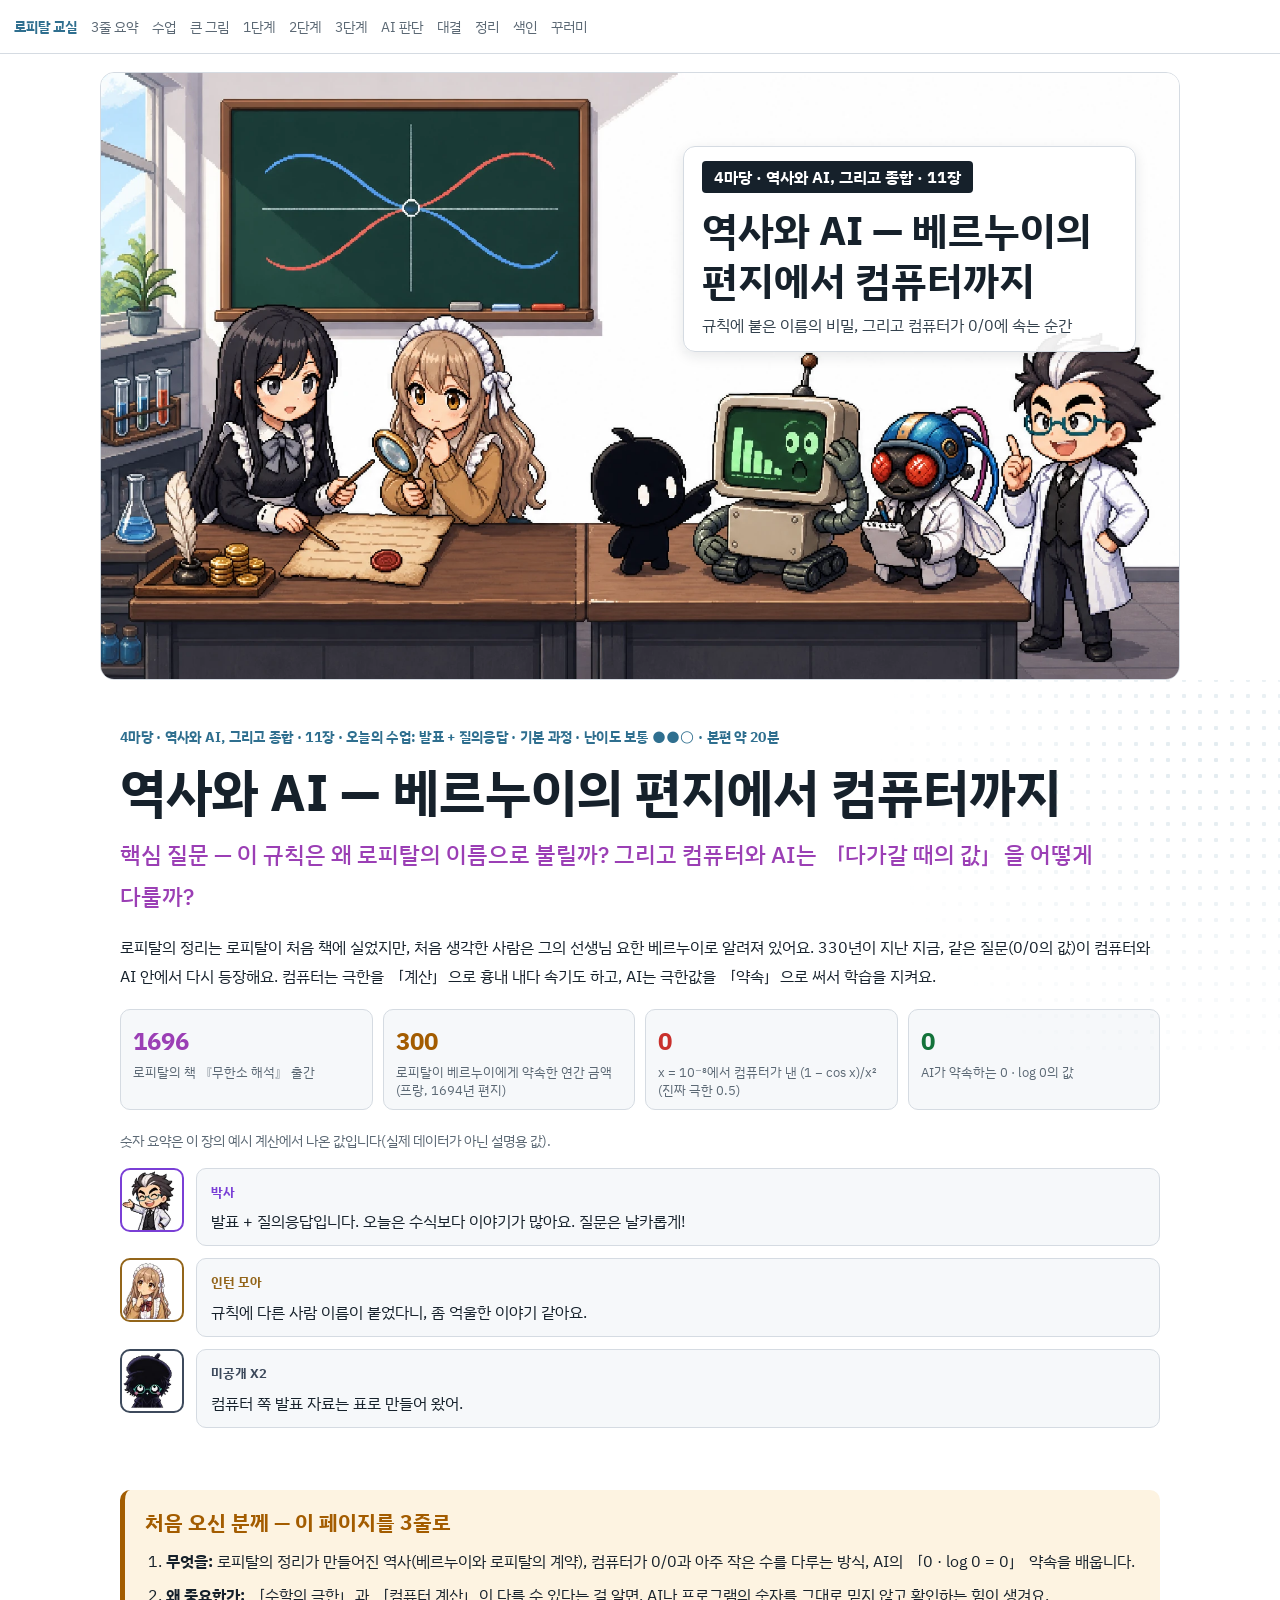
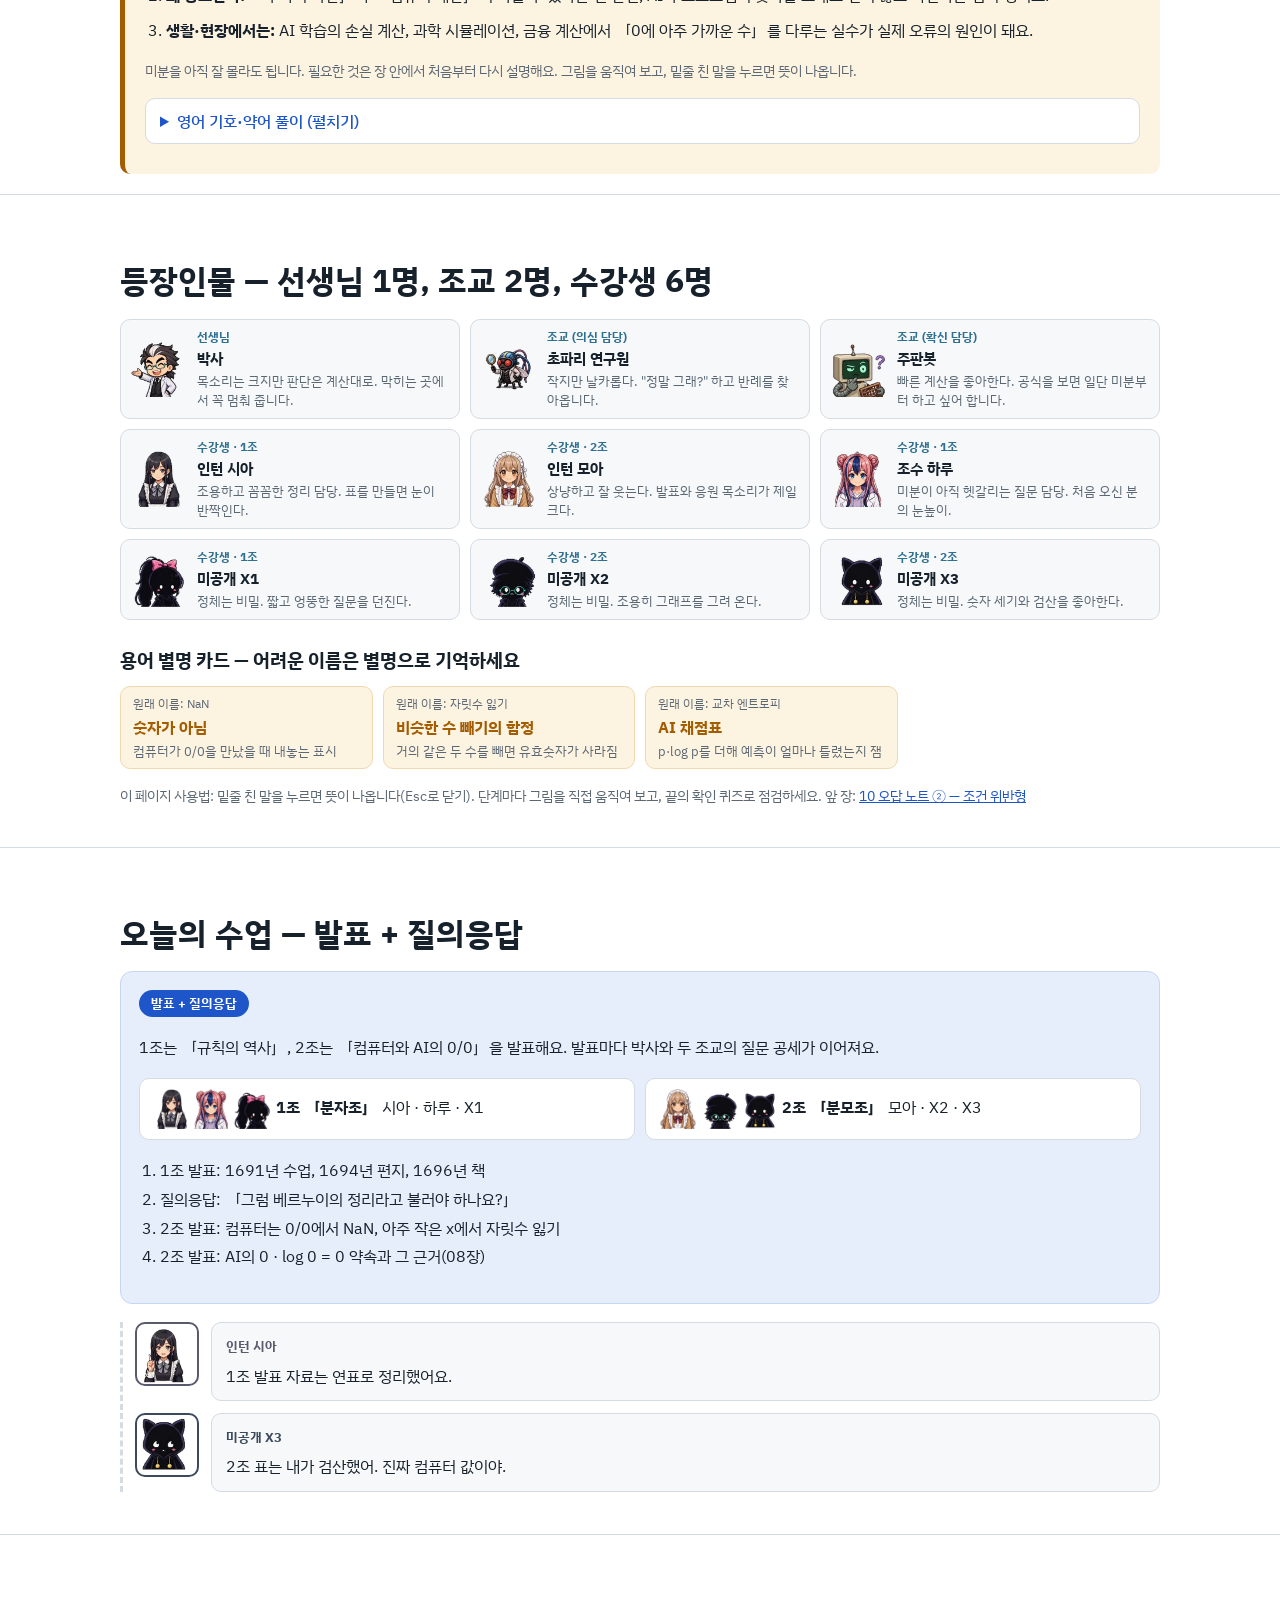
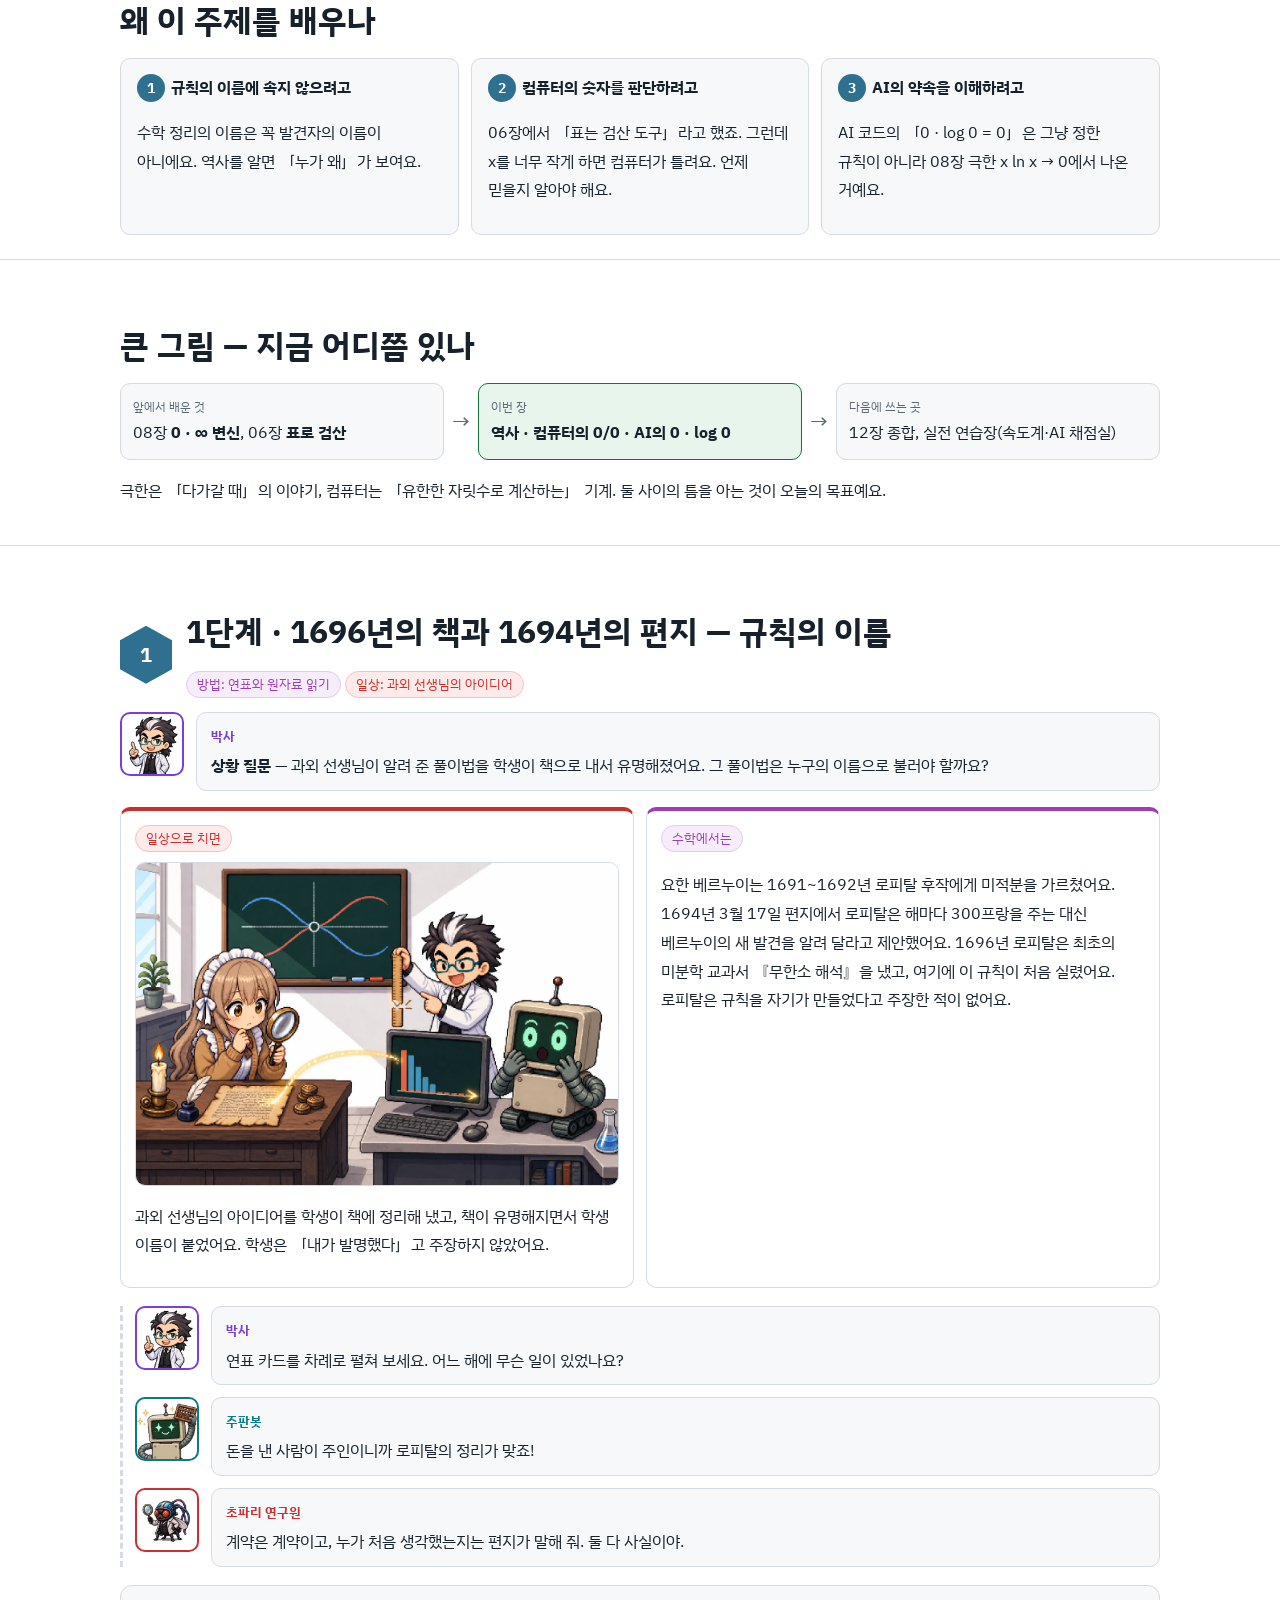
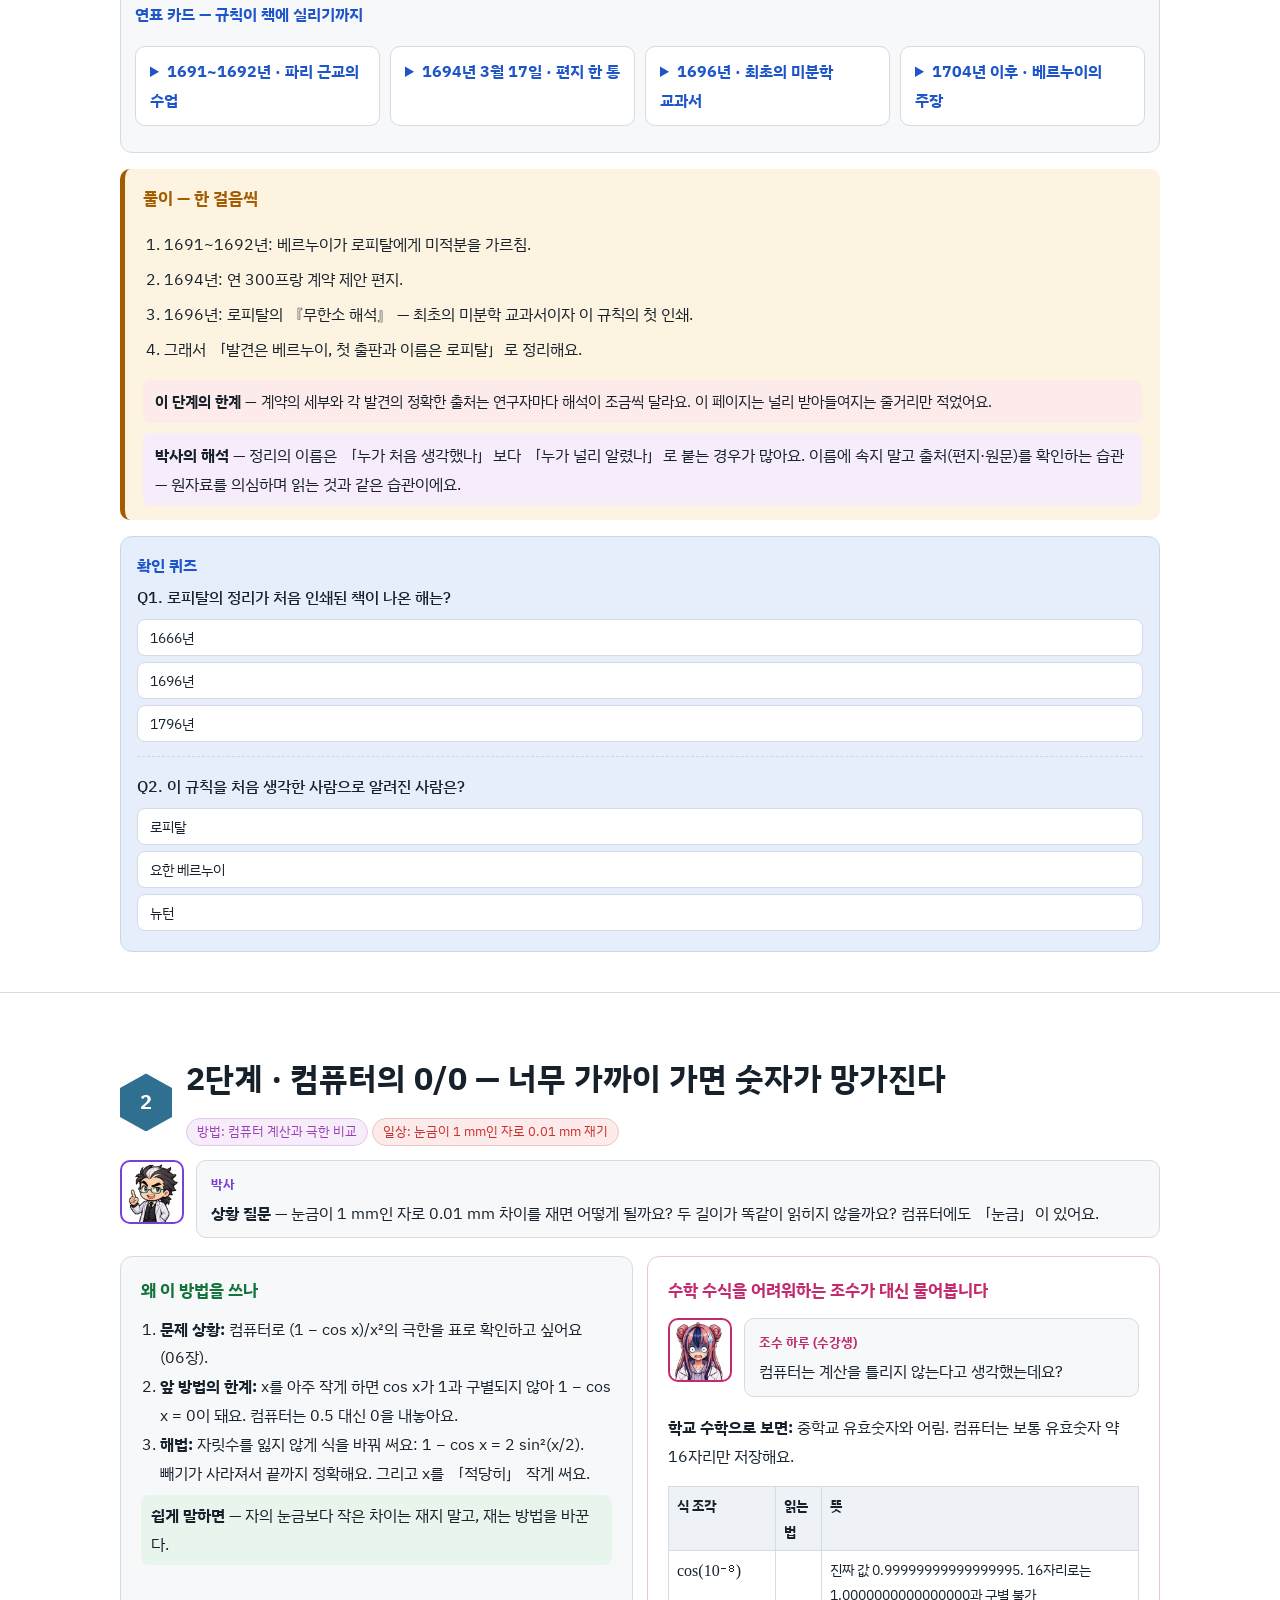
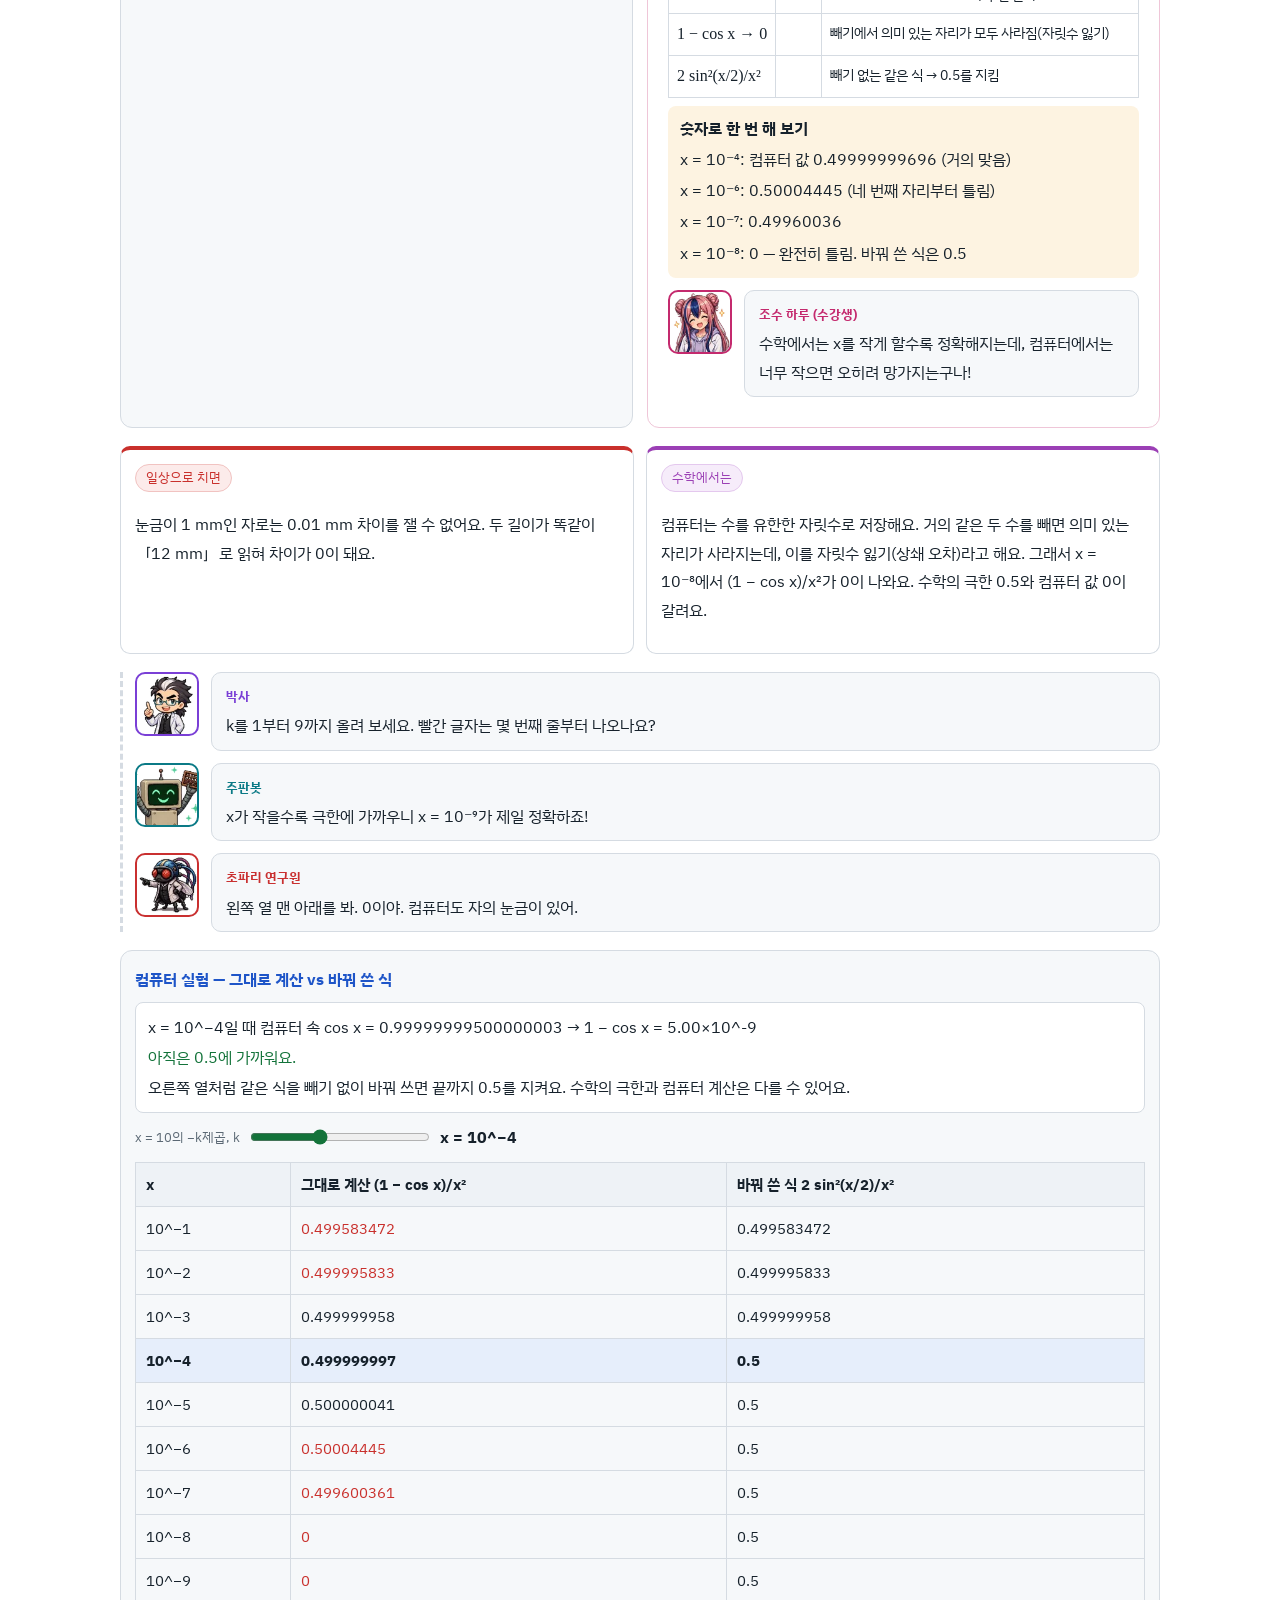
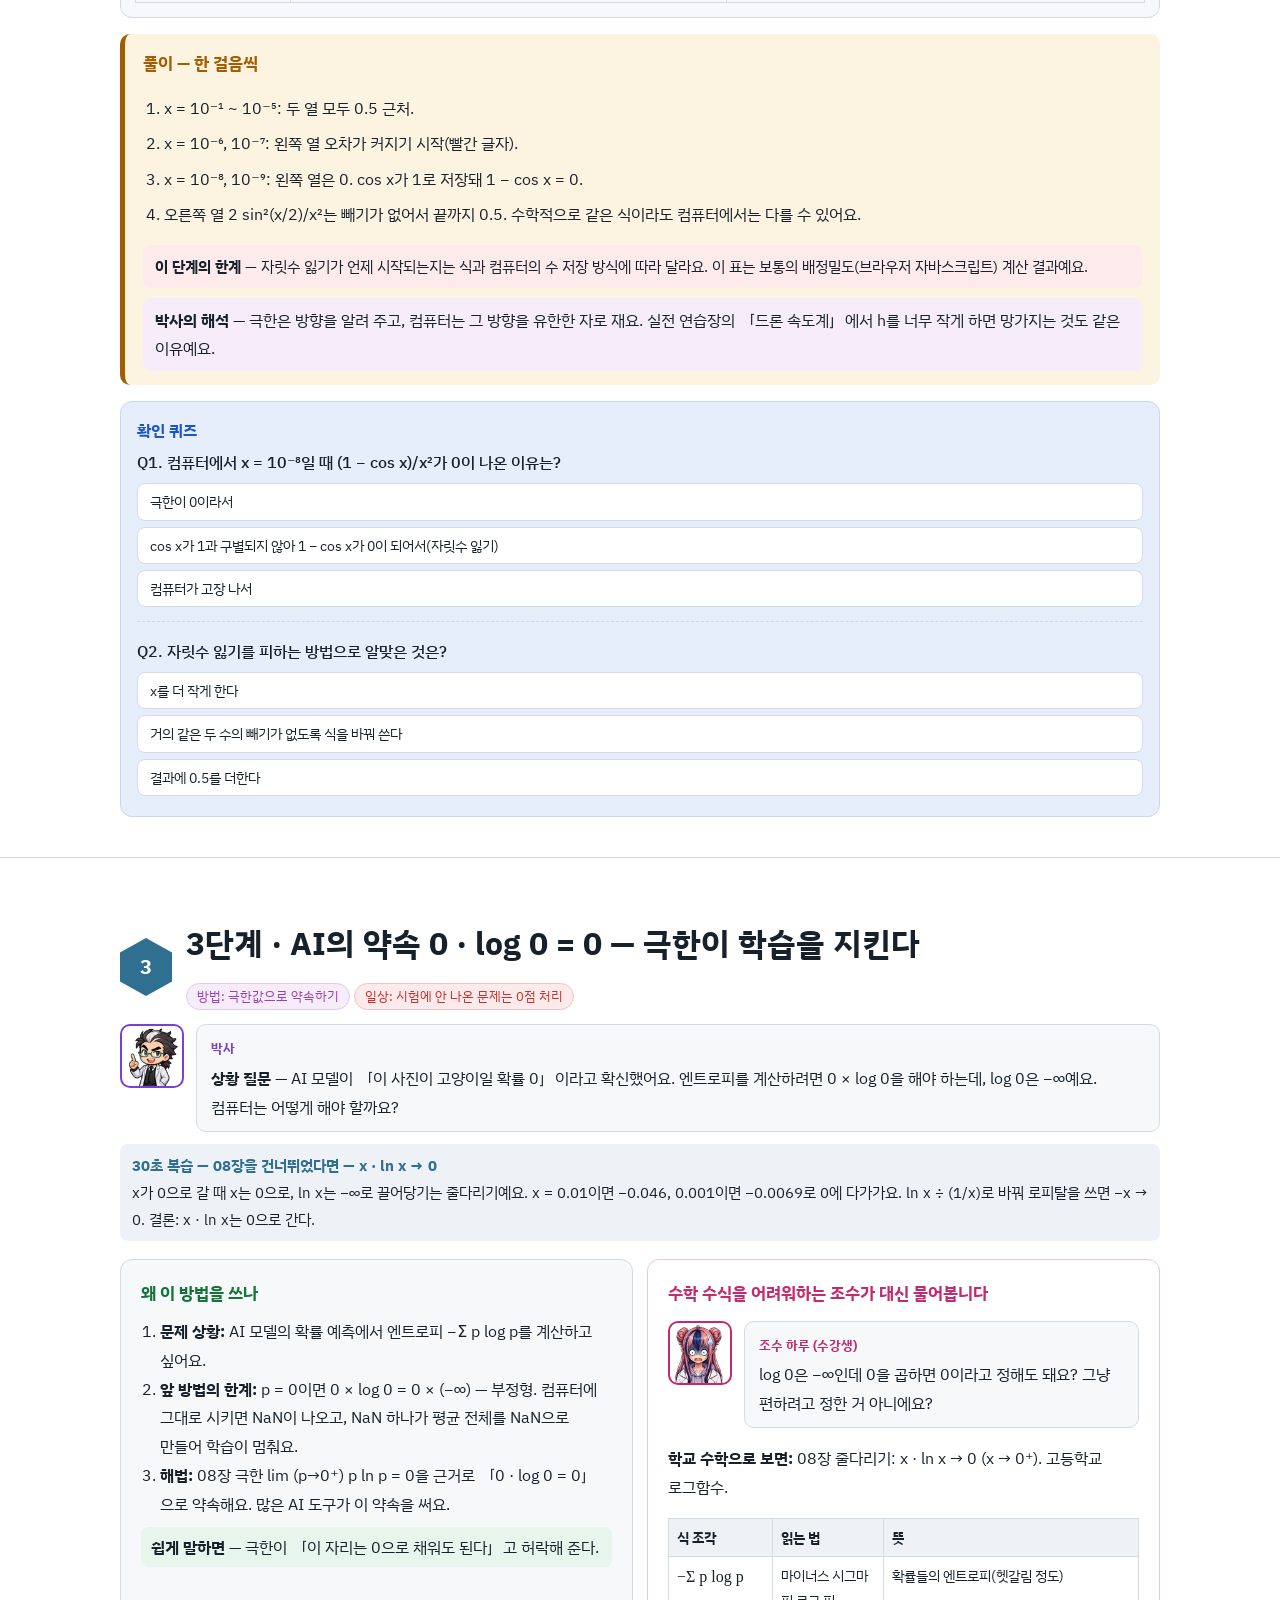
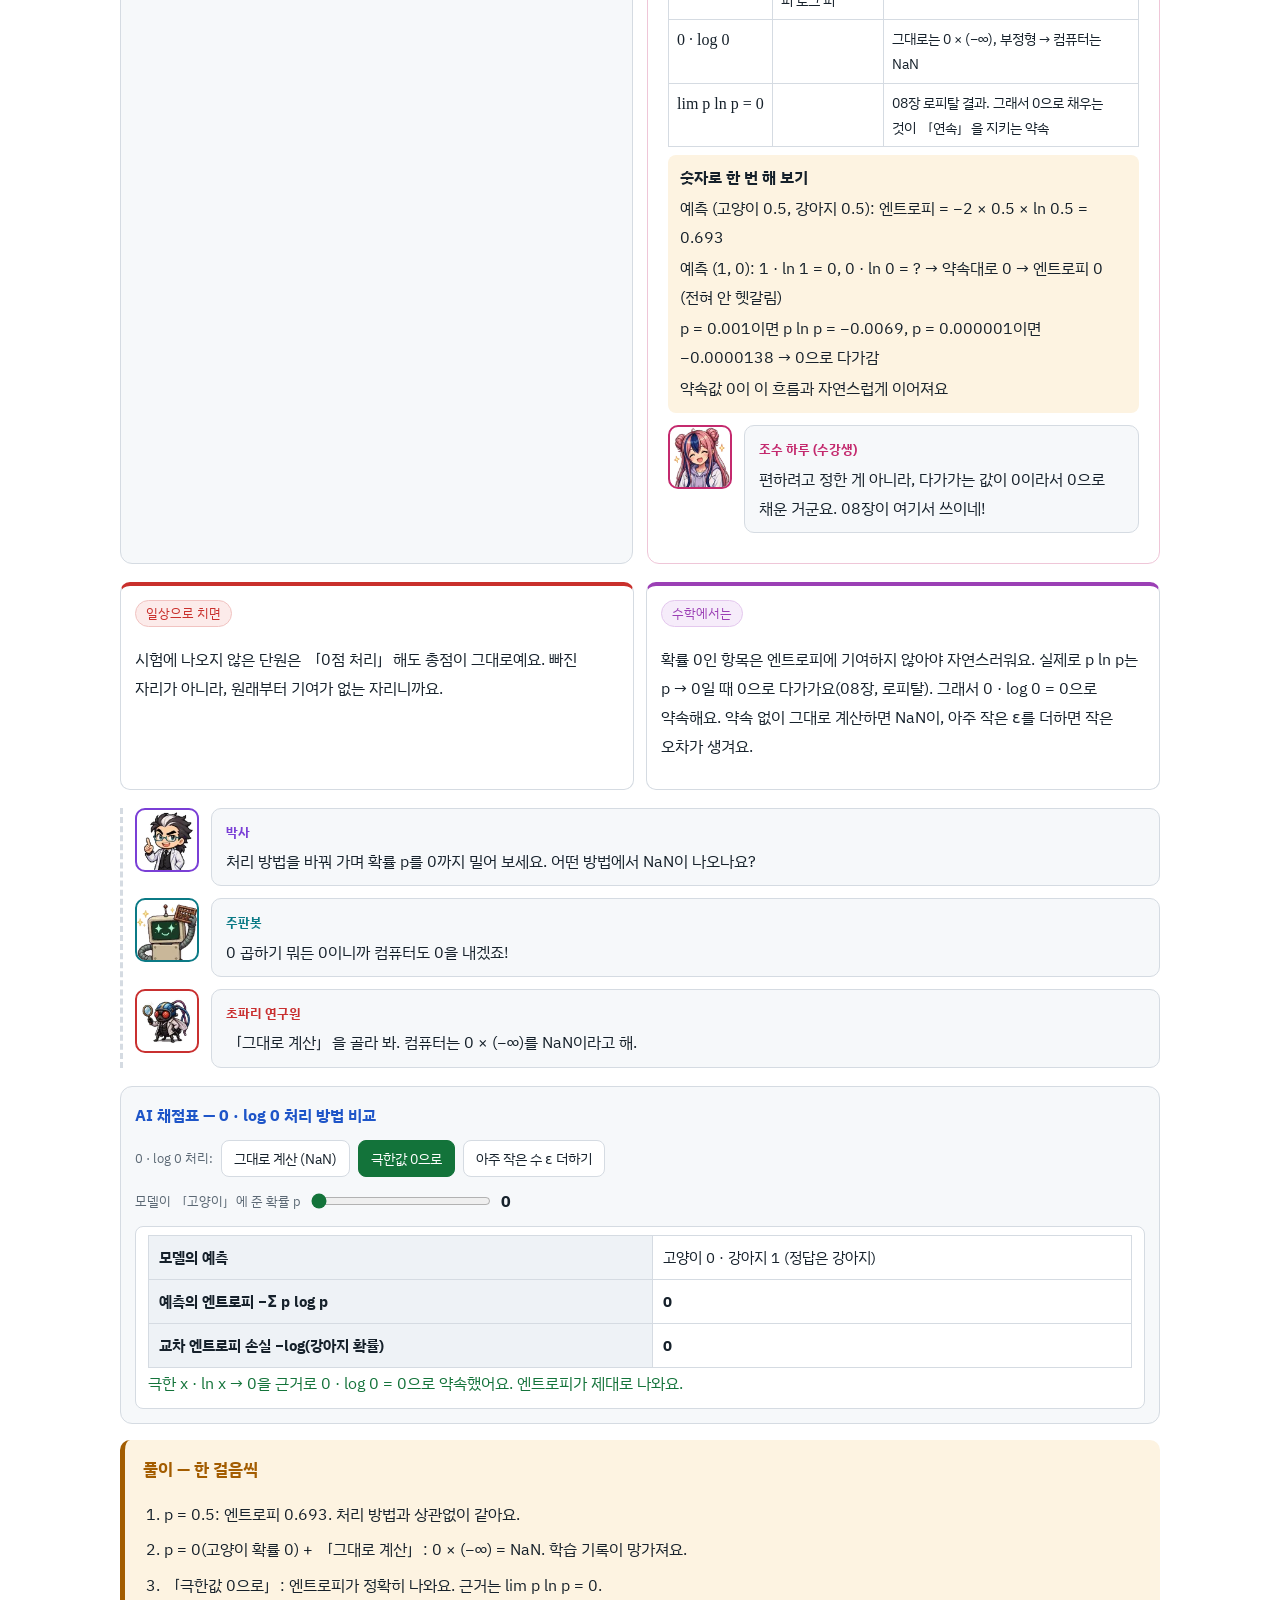
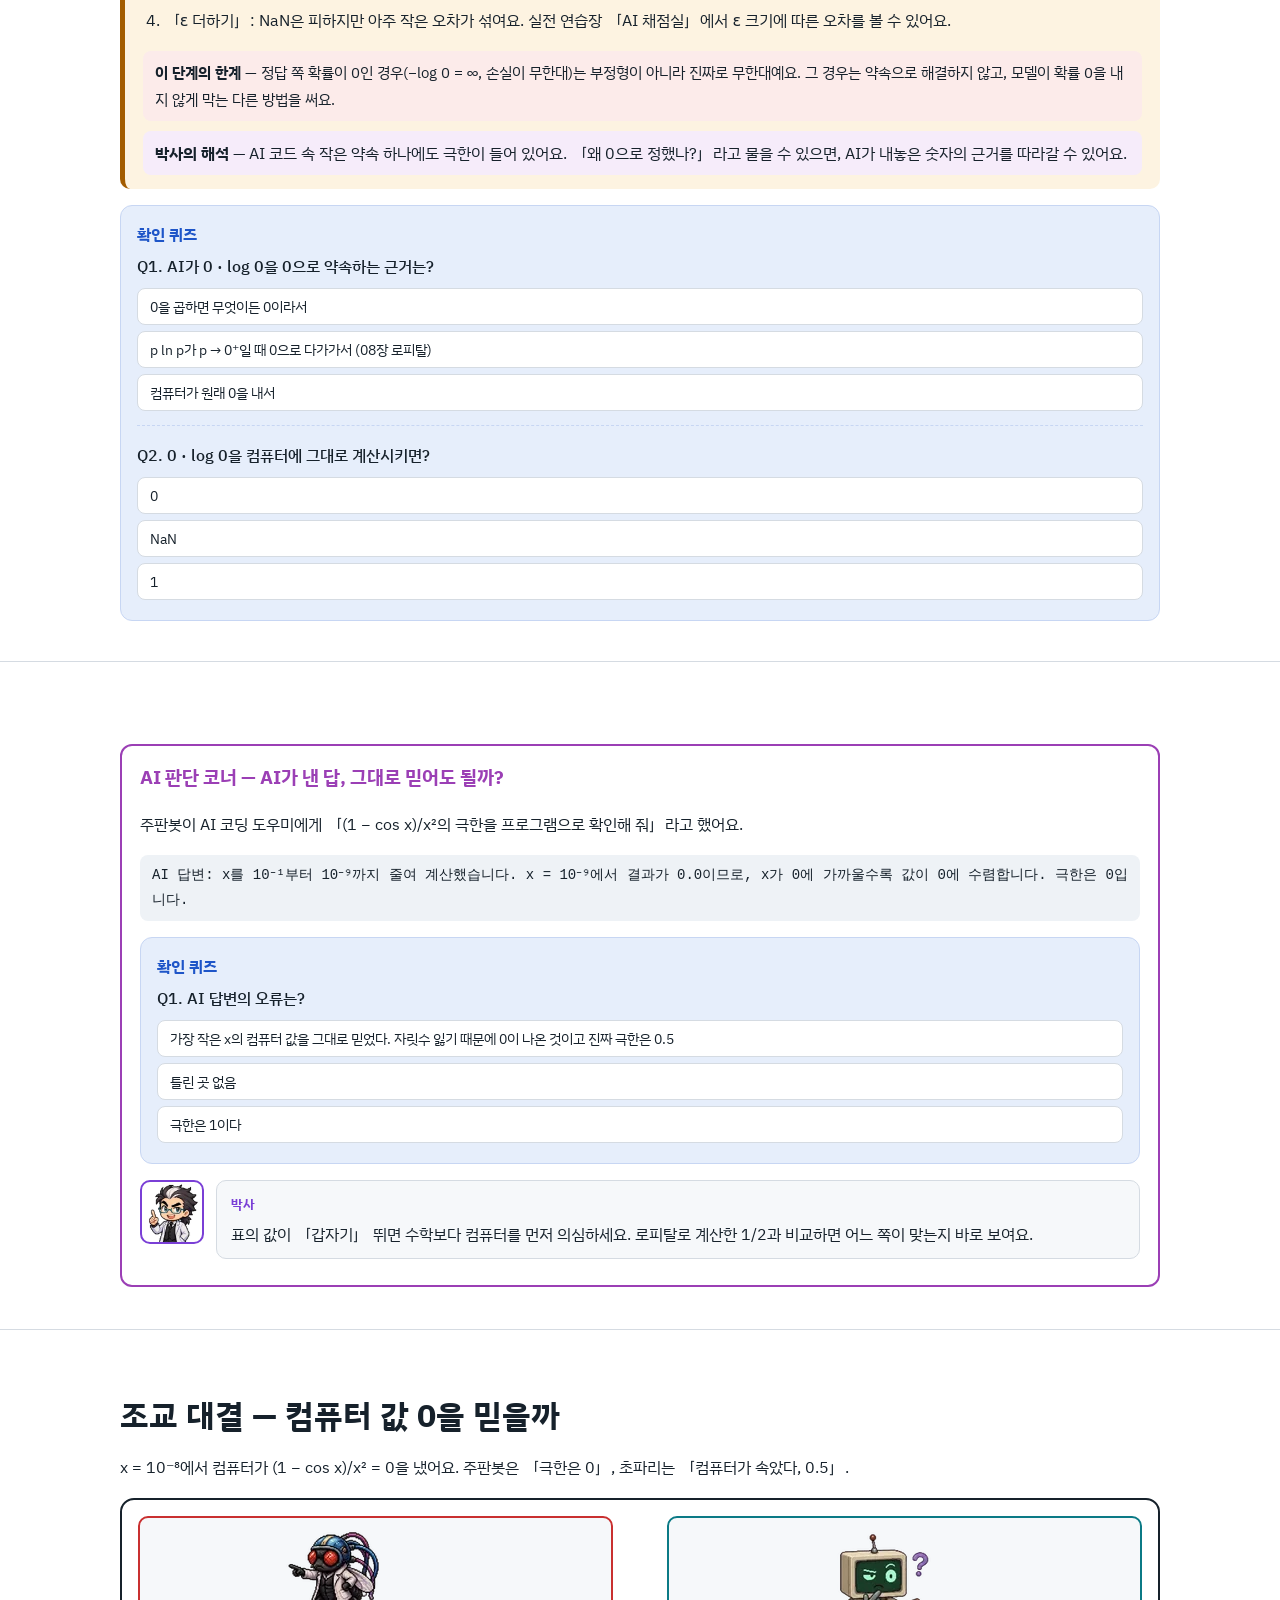
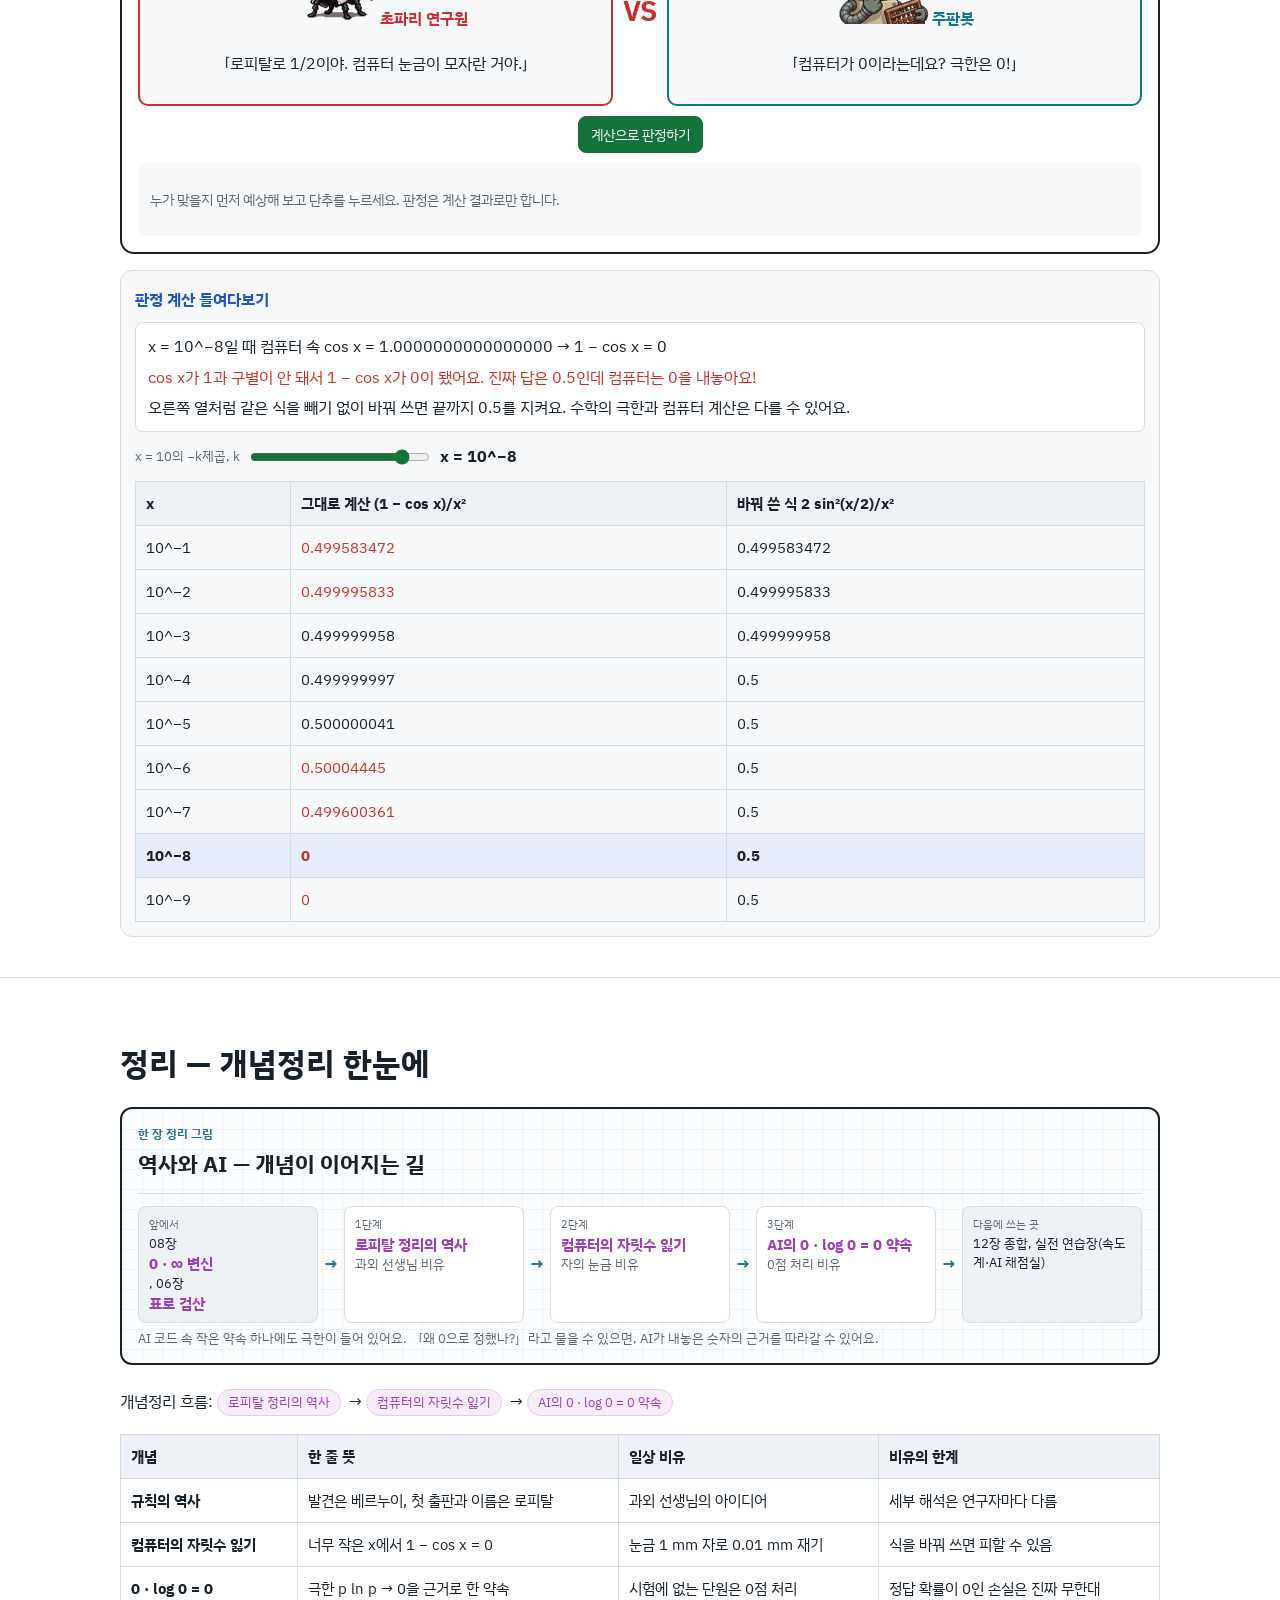
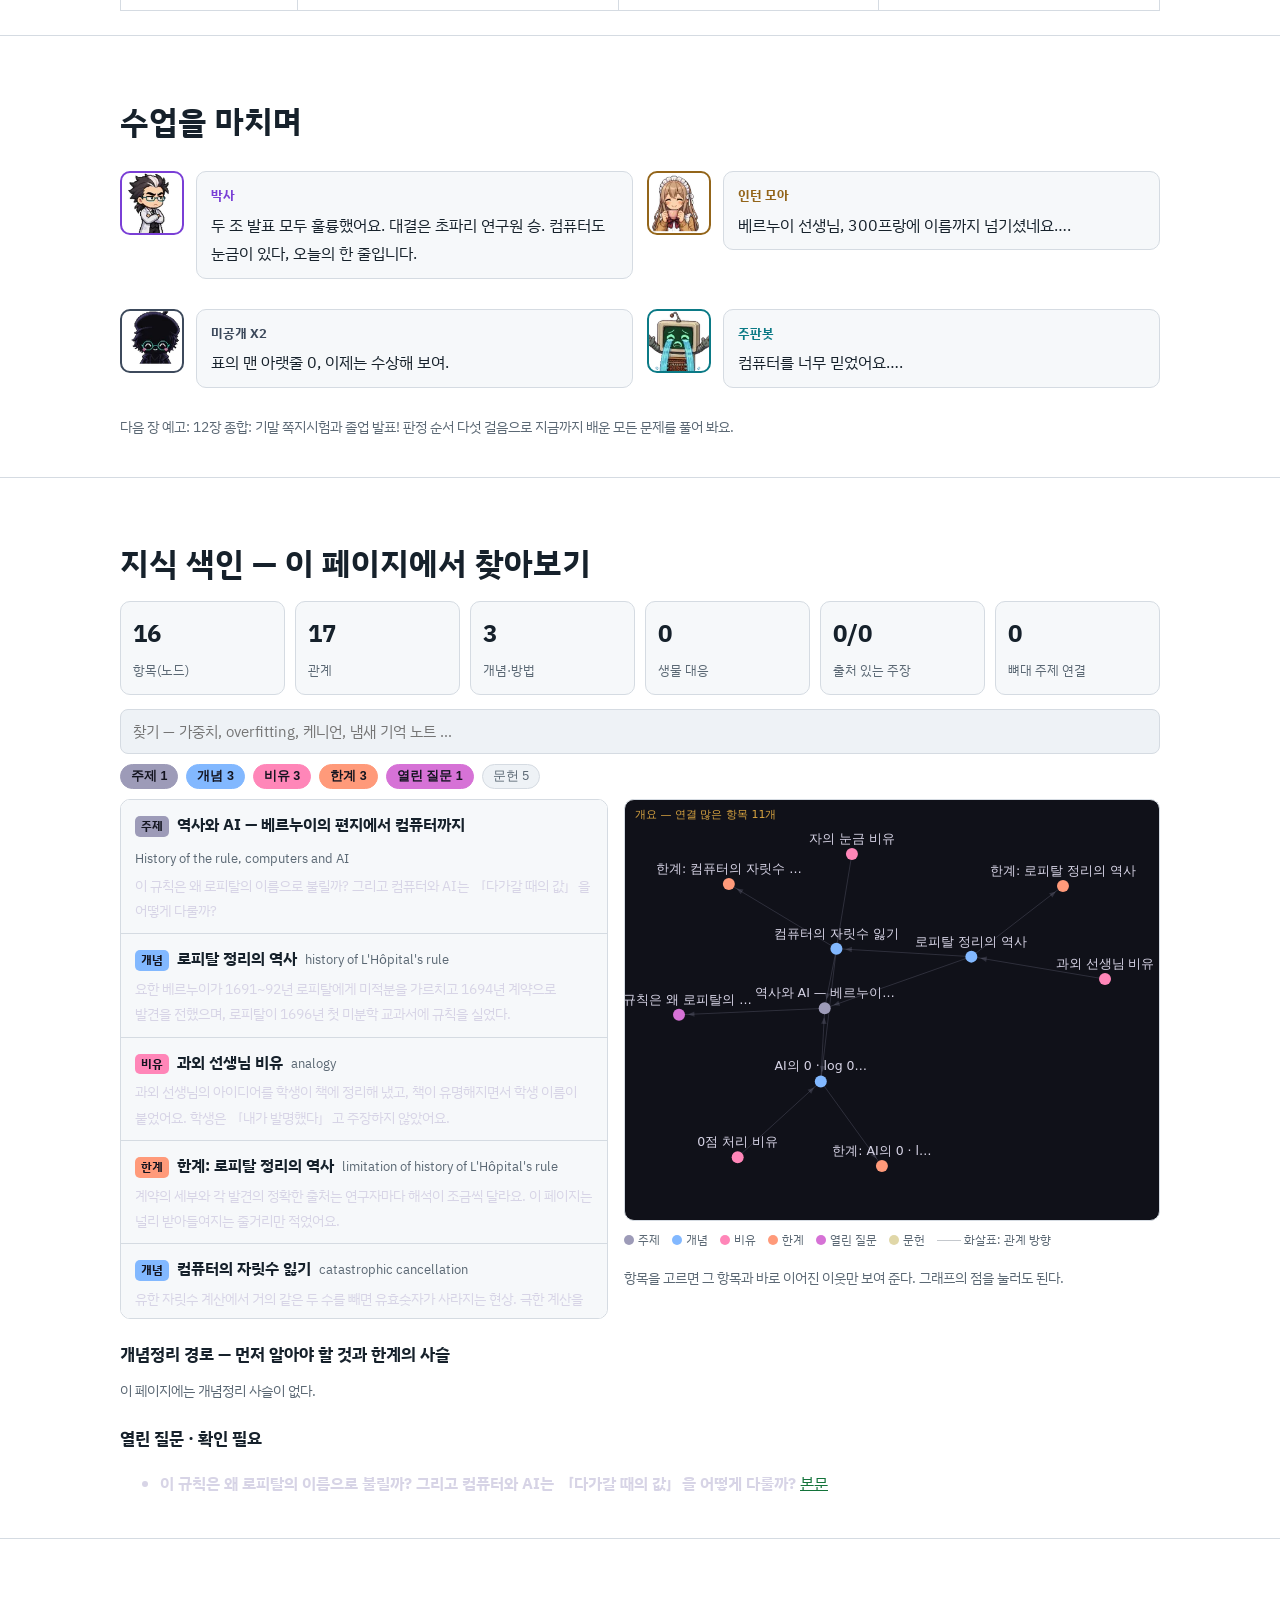
<file: 11_history_ai.html>
<!DOCTYPE html><html lang="ko"><head>
<meta charset="utf-8">
<meta name="viewport" content="width=device-width, initial-scale=1, viewport-fit=cover">
<title>11 역사와 AI — 베르누이의 편지에서 컴퓨터까지 — 로피탈 교실 — 0/0의 정체를 밝히는 수업</title>
<meta name="description" content="이 규칙은 왜 로피탈의 이름으로 불릴까? 그리고 컴퓨터와 AI는 「다가갈 때의 값」을 어떻게 다룰까?">
<meta property="og:title" content="11 역사와 AI — 베르누이의 편지에서 컴퓨터까지 — 로피탈 교실 — 0/0의 정체를 밝히는 수업">
<meta property="og:description" content="이 규칙은 왜 로피탈의 이름으로 불릴까? 그리고 컴퓨터와 AI는 「다가갈 때의 값」을 어떻게 다룰까?">
<meta property="og:type" content="article">
<meta property="og:image" content="img/og/og_11.webp">
<link rel="preconnect" href="https://fonts.googleapis.com"><link rel="preconnect" href="https://fonts.gstatic.com" crossorigin>
<link href="https://fonts.googleapis.com/css2?family=IBM+Plex+Sans+KR:wght@400;500;700&display=swap" rel="stylesheet">
<link rel="stylesheet" href="assets/lab.css">
<!-- px-fix v1 --><style id="px-fix">img{image-rendering:auto!important}</style><script id="px-fix-js">(function(){var R=window.ResizeObserver;function f(i){var n=i.naturalWidth,w=i.getBoundingClientRect().width;if(!n||!w)return;var s=w*(window.devicePixelRatio||1)/n;i.style.setProperty("image-rendering",s>=1.95?"pixelated":"auto","important")}var ro=R?new R(function(es){es.forEach(function(e){f(e.target)})}):null;function a(i){if(i.__px)return;i.__px=1;i.addEventListener("load",function(){f(i)});if(ro)ro.observe(i);f(i)}function all(r){(r||document).querySelectorAll&&(r||document).querySelectorAll("img").forEach(a)}function go(){all();if(window.MutationObserver)new MutationObserver(function(ms){ms.forEach(function(m){m.addedNodes.forEach(function(n){if(n.nodeType!==1)return;if(n.tagName==="IMG")a(n);else all(n)})})}).observe(document.documentElement,{childList:true,subtree:true});window.addEventListener("resize",function(){document.querySelectorAll("img").forEach(f)})}if(document.readyState==="loading")document.addEventListener("DOMContentLoaded",go);else go()})();</script><!-- /px-fix -->
</head><body>
<nav class="top" aria-label="이 페이지 목차"><a class="logo" href="index.html">로피탈 교실</a><a href="#three">3줄 요약</a><a href="#class">수업</a><a href="#map">큰 그림</a><a href="#lv1">1단계</a><a href="#lv2">2단계</a><a href="#lv3">3단계</a><a href="#ai">AI 판단</a><a href="#duel">대결</a><a href="#sum">정리</a><a href="#kg">색인</a><a href="#export">꾸러미</a></nav><div id="prog"></div>
<div class="cover has-img" id="top"><img class="cimg" src="img/cover/cover_11.webp" width="1920" height="1080" alt="역사와 AI — 베르누이의 편지에서 컴퓨터까지 표지 — 박사, 초파리 연구원, 주판봇, 인턴 모아"><div class="ctext"><span class="no">4마당 · 역사와 AI, 그리고 종합 · 11장</span><h1>역사와 AI — 베르누이의 편지에서 컴퓨터까지</h1><p>규칙에 붙은 이름의 비밀, 그리고 컴퓨터가 0/0에 속는 순간</p></div></div>
<header class="hero"><div class="wrap">
<div class="kicker">4마당 · 역사와 AI, 그리고 종합 · 11장 · 오늘의 수업: 발표 + 질의응답 · 기본 과정 · 난이도 보통 ●●○ · 본편 약 20분</div>
<h1>역사와 AI — 베르누이의 편지에서 컴퓨터까지</h1>
<p class="q">핵심 질문 — 이 규칙은 왜 로피탈의 이름으로 불릴까? 그리고 컴퓨터와 AI는 「다가갈 때의 값」을 어떻게 다룰까?</p>
<p>로피탈의 정리는 로피탈이 처음 책에 실었지만, 처음 생각한 사람은 그의 선생님 요한 베르누이로 알려져 있어요. 330년이 지난 지금, 같은 질문(0/0의 값)이 컴퓨터와 AI 안에서 다시 등장해요. 컴퓨터는 극한을 「계산」으로 흉내 내다 속기도 하고, AI는 극한값을 「약속」으로 써서 학습을 지켜요.</p>
<div class="kpis"><div class="kpi m"><b>1696</b><span>로피탈의 책 『무한소 해석』 출간</span></div><div class="kpi a"><b>300</b><span>로피탈이 베르누이에게 약속한 연간 금액 (프랑, 1694년 편지)</span></div><div class="kpi r"><b>0</b><span>x = 10⁻⁸에서 컴퓨터가 낸 (1 − cos x)/x² (진짜 극한 0.5)</span></div><div class="kpi g"><b>0</b><span>AI가 약속하는 0 · log 0의 값</span></div></div>
<p class="note">숫자 요약은 이 장의 예시 계산에서 나온 값입니다(실제 데이터가 아닌 설명용 값).</p>
<div class="say" data-who="doc"><img class="who" data-who="doc" data-mood="front" alt="" aria-hidden="true"><div><b class="name">박사</b><p>발표 + 질의응답입니다. 오늘은 수식보다 이야기가 많아요. 질문은 날카롭게!</p></div></div><div class="say" data-who="moa"><img class="who" data-who="moa" data-mood="think" alt="" aria-hidden="true"><div><b class="name">인턴 모아</b><p>규칙에 다른 사람 이름이 붙었다니, 좀 억울한 이야기 같아요.</p></div></div><div class="say" data-who="x2"><img class="who" data-who="x2" data-mood="e09" alt="" aria-hidden="true"><div><b class="name">미공개 X2</b><p>컴퓨터 쪽 발표 자료는 표로 만들어 왔어.</p></div></div>
</div></header>
<div class="wrap"><div class="three" id="three"><h2>처음 오신 분께 — 이 페이지를 3줄로</h2><ol>
<li><b>무엇을:</b> 로피탈의 정리가 만들어진 역사(베르누이와 로피탈의 계약), 컴퓨터가 0/0과 아주 작은 수를 다루는 방식, AI의 「0 · log 0 = 0」 약속을 배웁니다.</li><li><b>왜 중요한가:</b> 「수학의 극한」과 「컴퓨터 계산」이 다를 수 있다는 걸 알면, AI나 프로그램의 숫자를 그대로 믿지 않고 확인하는 힘이 생겨요.</li><li><b>생활·현장에서는:</b> AI 학습의 손실 계산, 과학 시뮬레이션, 금융 계산에서 「0에 아주 가까운 수」를 다루는 실수가 실제 오류의 원인이 돼요.</li></ol>
<p class="note">미분을 아직 잘 몰라도 됩니다. 필요한 것은 장 안에서 처음부터 다시 설명해요. 그림을 움직여 보고, 밑줄 친 말을 누르면 뜻이 나옵니다.</p>
<details><summary>영어 기호·약어 풀이 (펼치기)</summary><ul><li><b>NaN</b> — Not a Number(숫자가 아님). 컴퓨터가 0/0 같은 계산을 만났을 때 내놓는 표시</li><li><b>배정밀도</b> — 컴퓨터가 수를 저장하는 보통 방식. 유효숫자 약 16자리</li><li><b>엔트로피</b> — 확률이 얼마나 퍼져 있는지(얼마나 헷갈리는지)를 재는 값. −Σ p log p</li></ul></details>
</div></div>
<section class="level" id="cast"><div class="wrap"><h2>등장인물 — 선생님 1명, 조교 2명, 수강생 6명</h2>
<div class="cast"><div><img class="" data-who="doc" data-mood="front" alt="" aria-hidden="true"><div><span class="role">선생님</span><b>박사</b><span>목소리는 크지만 판단은 계산대로. 막히는 곳에서 꼭 멈춰 줍니다.</span></div></div><div><img class="" data-who="fly" data-mood="magnify" alt="" aria-hidden="true"><div><span class="role">조교 (의심 담당)</span><b>초파리 연구원</b><span>작지만 날카롭다. &quot;정말 그래?&quot; 하고 반례를 찾아옵니다.</span></div></div><div><img class="" data-who="robo" data-mood="calc" alt="" aria-hidden="true"><div><span class="role">조교 (확신 담당)</span><b>주판봇</b><span>빠른 계산을 좋아한다. 공식을 보면 일단 미분부터 하고 싶어 합니다.</span></div></div><div><img class="" data-who="sia" data-mood="e13" alt="" aria-hidden="true"><div><span class="role">수강생 · 1조</span><b>인턴 시아</b><span>조용하고 꼼꼼한 정리 담당. 표를 만들면 눈이 반짝인다.</span></div></div><div><img class="" data-who="moa" data-mood="e13" alt="" aria-hidden="true"><div><span class="role">수강생 · 2조</span><b>인턴 모아</b><span>상냥하고 잘 웃는다. 발표와 응원 목소리가 제일 크다.</span></div></div><div><img class="" data-who="asst" data-mood="e13" alt="" aria-hidden="true"><div><span class="role">수강생 · 1조</span><b>조수 하루</b><span>미분이 아직 헷갈리는 질문 담당. 처음 오신 분의 눈높이.</span></div></div><div><img class="" data-who="x1" data-mood="e13" alt="" aria-hidden="true"><div><span class="role">수강생 · 1조</span><b>미공개 X1</b><span>정체는 비밀. 짧고 엉뚱한 질문을 던진다.</span></div></div><div><img class="" data-who="x2" data-mood="e13" alt="" aria-hidden="true"><div><span class="role">수강생 · 2조</span><b>미공개 X2</b><span>정체는 비밀. 조용히 그래프를 그려 온다.</span></div></div><div><img class="" data-who="x3" data-mood="e13" alt="" aria-hidden="true"><div><span class="role">수강생 · 2조</span><b>미공개 X3</b><span>정체는 비밀. 숫자 세기와 검산을 좋아한다.</span></div></div></div>
<h3>용어 별명 카드 — 어려운 이름은 별명으로 기억하세요</h3><div class="nick"><div><span class="role">원래 이름: NaN</span><b>숫자가 아님</b><span>컴퓨터가 0/0을 만났을 때 내놓는 표시</span></div><div><span class="role">원래 이름: 자릿수 잃기</span><b>비슷한 수 빼기의 함정</b><span>거의 같은 두 수를 빼면 유효숫자가 사라짐</span></div><div><span class="role">원래 이름: 교차 엔트로피</span><b>AI 채점표</b><span>p·log p를 더해 예측이 얼마나 틀렸는지 잼</span></div></div>
<p class="note">이 페이지 사용법: 밑줄 친 말을 누르면 뜻이 나옵니다(Esc로 닫기). 단계마다 그림을 직접 움직여 보고, 끝의 확인 퀴즈로 점검하세요. 앞 장: <a href="10_mistakes_conditions.html">10 오답 노트 ② — 조건 위반형</a></p>
</div></section>
<section class="level" id="class"><div class="wrap"><h2>오늘의 수업 — 발표 + 질의응답</h2>
<div class="klass"><span class="fmt">발표 + 질의응답</span><p>1조는 「규칙의 역사」, 2조는 「컴퓨터와 AI의 0/0」을 발표해요. 발표마다 박사와 두 조교의 질문 공세가 이어져요.</p><div class="groups"><div><img class="" data-who="sia" data-mood="e13" alt="" aria-hidden="true"><img class="" data-who="asst" data-mood="e13" alt="" aria-hidden="true"><img class="" data-who="x1" data-mood="e13" alt="" aria-hidden="true"> <b>1조 「분자조」</b> 시아 · 하루 · X1</div><div><img class="" data-who="moa" data-mood="e13" alt="" aria-hidden="true"><img class="" data-who="x2" data-mood="e13" alt="" aria-hidden="true"><img class="" data-who="x3" data-mood="e13" alt="" aria-hidden="true"> <b>2조 「분모조」</b> 모아 · X2 · X3</div></div><ol><li>1조 발표: 1691년 수업, 1694년 편지, 1696년 책</li><li>질의응답: 「그럼 베르누이의 정리라고 불러야 하나요?」</li><li>2조 발표: 컴퓨터는 0/0에서 NaN, 아주 작은 x에서 자릿수 잃기</li><li>2조 발표: AI의 0 · log 0 = 0 약속과 그 근거(08장)</li></ol></div>
<div class="talk"><div class="say" data-who="sia"><img class="who" data-who="sia" data-mood="e07" alt="" aria-hidden="true"><div><b class="name">인턴 시아</b><p>1조 발표 자료는 연표로 정리했어요.</p></div></div><div class="say" data-who="x3"><img class="who" data-who="x3" data-mood="e09" alt="" aria-hidden="true"><div><b class="name">미공개 X3</b><p>2조 표는 내가 검산했어. 진짜 컴퓨터 값이야.</p></div></div></div></div></section>
<section class="level" id="why"><div class="wrap"><h2>왜 이 주제를 배우나</h2><div class="steps"><div><b class="n">1</b><b>규칙의 이름에 속지 않으려고</b><p>수학 정리의 이름은 꼭 발견자의 이름이 아니에요. 역사를 알면 「누가 왜」가 보여요.</p></div><div><b class="n">2</b><b>컴퓨터의 숫자를 판단하려고</b><p>06장에서 「표는 검산 도구」라고 했죠. 그런데 x를 너무 작게 하면 컴퓨터가 틀려요. 언제 믿을지 알아야 해요.</p></div><div><b class="n">3</b><b>AI의 약속을 이해하려고</b><p>AI 코드의 「0 · log 0 = 0」은 그냥 정한 규칙이 아니라 08장 극한 x ln x → 0에서 나온 거예요.</p></div></div></div></section>
<section class="level" id="map"><div class="wrap"><h2>큰 그림 — 지금 어디쯤 있나</h2>
<div class="map3"><div><small>앞에서 배운 것</small>08장 <b>0 · ∞ 변신</b>, 06장 <b>표로 검산</b></div><i aria-hidden="true">→</i><div class="now"><small>이번 장</small><b>역사 · 컴퓨터의 0/0 · AI의 0 · log 0</b></div><i aria-hidden="true">→</i><div><small>다음에 쓰는 곳</small>12장 종합, 실전 연습장(속도계·AI 채점실)</div></div>
<p>극한은 「다가갈 때」의 이야기, 컴퓨터는 「유한한 자릿수로 계산하는」 기계. 둘 사이의 틈을 아는 것이 오늘의 목표예요.</p></div></section>
<section class="level" id="lv1"><div class="wrap"><div class="lvhead"><div class="hex" aria-hidden="true">1</div><div><h2>1단계 · 1696년의 책과 1694년의 편지 — 규칙의 이름</h2><span class="tag nn">방법: 연표와 원자료 읽기</span><span class="tag fly">일상: 과외 선생님의 아이디어</span></div></div><div class="say" data-who="doc"><img class="who" data-who="doc" data-mood="board" alt="" aria-hidden="true"><div><b class="name">박사</b><p><b>상황 질문</b> — 과외 선생님이 알려 준 풀이법을 학생이 책으로 내서 유명해졌어요. 그 풀이법은 누구의 이름으로 불러야 할까요?</p></div></div><div class="pair"><div><span class="tag fly">일상으로 치면</span><img class="scene" loading="lazy" src="img/scene/scene_11_lv1.webp" width="1200" height="800" alt="과외 선생님 비유 장면 그림"><p>과외 선생님의 아이디어를 학생이 책에 정리해 냈고, 책이 유명해지면서 학생 이름이 붙었어요. 학생은 「내가 발명했다」고 주장하지 않았어요.</p></div><div><span class="tag nn">수학에서는</span><p>요한 베르누이는 1691~1692년 로피탈 후작에게 미적분을 가르쳤어요. 1694년 3월 17일 편지에서 로피탈은 해마다 300프랑을 주는 대신 베르누이의 새 발견을 알려 달라고 제안했어요. 1696년 로피탈은 최초의 미분학 교과서 『무한소 해석』을 냈고, 여기에 이 규칙이 처음 실렸어요. 로피탈은 규칙을 자기가 만들었다고 주장한 적이 없어요.</p></div></div><div class="talk"><div class="say" data-who="doc"><img class="who" data-who="doc" data-mood="board" alt="" aria-hidden="true"><div><b class="name">박사</b><p>연표 카드를 차례로 펼쳐 보세요. 어느 해에 무슨 일이 있었나요?</p></div></div><div class="say" data-who="robo"><img class="who" data-who="robo" data-mood="coin" alt="" aria-hidden="true"><div><b class="name">주판봇</b><p>돈을 낸 사람이 주인이니까 로피탈의 정리가 맞죠!</p></div></div><div class="say" data-who="fly"><img class="who" data-who="fly" data-mood="magnify" alt="" aria-hidden="true"><div><b class="name">초파리 연구원</b><p>계약은 계약이고, 누가 처음 생각했는지는 편지가 말해 줘. 둘 다 사실이야.</p></div></div></div><div class="panel"><div class="ptitle">연표 카드 — 규칙이 책에 실리기까지</div><div data-w="cards" data-o="{&quot;cards&quot;: [[&quot;1691~1692년 · 파리 근교의 수업&quot;, &quot;&lt;p&gt;스위스의 젊은 수학자 요한 베르누이가 프랑스 귀족 로피탈 후작에게 라이프니츠의 새 미분법을 가르쳐요. 이때의 강의 노트가 나중 책의 바탕이 돼요.&lt;/p&gt;&quot;], [&quot;1694년 3월 17일 · 편지 한 통&quot;, &quot;&lt;p&gt;로피탈이 해마다 300프랑을 주는 대신, 베르누이가 새 발견을 자신에게 알려 주고 남에게는 알리지 말아 달라고 제안해요. 0/0 극한 문제도 이렇게 전해진 것으로 알려져 있어요.&lt;/p&gt;&quot;], [&quot;1696년 · 최초의 미분학 교과서&quot;, &quot;&lt;p&gt;로피탈이 『무한소 해석(Analyse des Infiniment Petits pour l&#x27;Intelligence des Lignes Courbes)』을 이름 없이 펴내요(저자가 누구인지는 다들 알았어요). 이 책에 「로피탈의 정리」가 처음 인쇄돼요.&lt;/p&gt;&quot;], [&quot;1704년 이후 · 베르누이의 주장&quot;, &quot;&lt;p&gt;로피탈이 세상을 떠난 뒤 베르누이는 책 내용 대부분이 자기 것이라고 주장해요. 20세기에 두 사람의 편지가 정리·출간되면서 베르누이의 기여가 확인됐어요. 그래도 이름은 지금까지 「로피탈의 정리」예요.&lt;/p&gt;&quot;]]}"></div></div><div class="explain"><h3>풀이 — 한 걸음씩</h3><ol><li>1691~1692년: 베르누이가 로피탈에게 미적분을 가르침.</li><li>1694년: 연 300프랑 계약 제안 편지.</li><li>1696년: 로피탈의 『무한소 해석』 — 최초의 미분학 교과서이자 이 규칙의 첫 인쇄.</li><li>그래서 「발견은 베르누이, 첫 출판과 이름은 로피탈」로 정리해요.</li></ol><div class="lim"><b>이 단계의 한계</b> — 계약의 세부와 각 발견의 정확한 출처는 연구자마다 해석이 조금씩 달라요. 이 페이지는 널리 받아들여지는 줄거리만 적었어요.</div><div class="interp"><b>박사의 해석</b> — 정리의 이름은 「누가 처음 생각했나」보다 「누가 널리 알렸나」로 붙는 경우가 많아요. 이름에 속지 말고 출처(편지·원문)를 확인하는 습관 — 원자료를 의심하며 읽는 것과 같은 습관이에요.</div></div><div class="quiz" data-quiz="q1"></div></div></section>
<section class="level" id="lv2"><div class="wrap"><div class="lvhead"><div class="hex" aria-hidden="true">2</div><div><h2>2단계 · 컴퓨터의 0/0 — 너무 가까이 가면 숫자가 망가진다</h2><span class="tag nn">방법: 컴퓨터 계산과 극한 비교</span><span class="tag fly">일상: 눈금이 1 mm인 자로 0.01 mm 재기</span></div></div><div class="say" data-who="doc"><img class="who" data-who="doc" data-mood="board" alt="" aria-hidden="true"><div><b class="name">박사</b><p><b>상황 질문</b> — 눈금이 1 mm인 자로 0.01 mm 차이를 재면 어떻게 될까요? 두 길이가 똑같이 읽히지 않을까요? 컴퓨터에도 「눈금」이 있어요.</p></div></div><div class="twobox"><div class="whybox"><h3>왜 이 방법을 쓰나</h3><ol><li><b>문제 상황:</b> 컴퓨터로 (1 − cos x)/x²의 극한을 표로 확인하고 싶어요(06장).</li><li><b>앞 방법의 한계:</b> x를 아주 작게 하면 cos x가 1과 구별되지 않아 1 − cos x = 0이 돼요. 컴퓨터는 0.5 대신 0을 내놓아요.</li><li><b>해법:</b> 자릿수를 잃지 않게 식을 바꿔 써요: 1 − cos x = 2 sin²(x/2). 빼기가 사라져서 끝까지 정확해요. 그리고 x를 「적당히」 작게 써요.</li></ol><div class="easy"><b>쉽게 말하면</b> — 자의 눈금보다 작은 차이는 재지 말고, 재는 방법을 바꾼다.</div></div><div class="mathbox"><h3>수학 수식을 어려워하는 조수가 대신 물어봅니다</h3><div class="say" data-who="asst"><img class="who" data-who="asst" data-mood="shock" alt="" aria-hidden="true"><div><b class="name">조수 하루 (수강생)</b><p>컴퓨터는 계산을 틀리지 않는다고 생각했는데요?</p></div></div><p><b>학교 수학으로 보면:</b> 중학교 유효숫자와 어림. 컴퓨터는 보통 유효숫자 약 16자리만 저장해요.</p><table class="sym"><thead><tr><th>식 조각</th><th>읽는 법</th><th>뜻</th></tr></thead><tbody><tr><td>cos(10⁻⁸)</td><td></td><td>진짜 값 0.99999999999999995. 16자리로는 1.0000000000000000과 구별 불가</td></tr><tr><td>1 − cos x → 0</td><td></td><td>빼기에서 의미 있는 자리가 모두 사라짐(자릿수 잃기)</td></tr><tr><td>2 sin²(x/2)/x²</td><td></td><td>빼기 없는 같은 식 → 0.5를 지킴</td></tr></tbody></table><div class="tryit"><b>숫자로 한 번 해 보기</b><p>x = 10⁻⁴: 컴퓨터 값 0.49999999696 (거의 맞음)</p><p>x = 10⁻⁶: 0.50004445 (네 번째 자리부터 틀림)</p><p>x = 10⁻⁷: 0.49960036</p><p>x = 10⁻⁸: 0 — 완전히 틀림. 바꿔 쓴 식은 0.5</p></div><div class="say" data-who="asst"><img class="who" data-who="asst" data-mood="spark" alt="" aria-hidden="true"><div><b class="name">조수 하루 (수강생)</b><p>수학에서는 x를 작게 할수록 정확해지는데, 컴퓨터에서는 너무 작으면 오히려 망가지는구나!</p></div></div></div></div><div class="pair"><div><span class="tag fly">일상으로 치면</span><p>눈금이 1 mm인 자로는 0.01 mm 차이를 잴 수 없어요. 두 길이가 똑같이 「12 mm」로 읽혀 차이가 0이 돼요.</p></div><div><span class="tag nn">수학에서는</span><p>컴퓨터는 수를 유한한 자릿수로 저장해요. 거의 같은 두 수를 빼면 의미 있는 자리가 사라지는데, 이를 자릿수 잃기(상쇄 오차)라고 해요. 그래서 x = 10⁻⁸에서 (1 − cos x)/x²가 0이 나와요. 수학의 극한 0.5와 컴퓨터 값 0이 갈려요.</p></div></div><div class="talk"><div class="say" data-who="doc"><img class="who" data-who="doc" data-mood="board" alt="" aria-hidden="true"><div><b class="name">박사</b><p>k를 1부터 9까지 올려 보세요. 빨간 글자는 몇 번째 줄부터 나오나요?</p></div></div><div class="say" data-who="robo"><img class="who" data-who="robo" data-mood="happy" alt="" aria-hidden="true"><div><b class="name">주판봇</b><p>x가 작을수록 극한에 가까우니 x = 10⁻⁹가 제일 정확하죠!</p></div></div><div class="say" data-who="fly"><img class="who" data-who="fly" data-mood="point" alt="" aria-hidden="true"><div><b class="name">초파리 연구원</b><p>왼쪽 열 맨 아래를 봐. 0이야. 컴퓨터도 자의 눈금이 있어.</p></div></div></div><div class="panel"><div class="ptitle">컴퓨터 실험 — 그대로 계산 vs 바꿔 쓴 식</div><div data-w="float" data-o="{&quot;k&quot;: 4}"></div></div><div class="explain"><h3>풀이 — 한 걸음씩</h3><ol><li>x = 10⁻¹ ~ 10⁻⁵: 두 열 모두 0.5 근처.</li><li>x = 10⁻⁶, 10⁻⁷: 왼쪽 열 오차가 커지기 시작(빨간 글자).</li><li>x = 10⁻⁸, 10⁻⁹: 왼쪽 열은 0. cos x가 1로 저장돼 1 − cos x = 0.</li><li>오른쪽 열 2 sin²(x/2)/x²는 빼기가 없어서 끝까지 0.5. 수학적으로 같은 식이라도 컴퓨터에서는 다를 수 있어요.</li></ol><div class="lim"><b>이 단계의 한계</b> — 자릿수 잃기가 언제 시작되는지는 식과 컴퓨터의 수 저장 방식에 따라 달라요. 이 표는 보통의 배정밀도(브라우저 자바스크립트) 계산 결과예요.</div><div class="interp"><b>박사의 해석</b> — 극한은 방향을 알려 주고, 컴퓨터는 그 방향을 유한한 자로 재요. 실전 연습장의 「드론 속도계」에서 h를 너무 작게 하면 망가지는 것도 같은 이유예요.</div></div><div class="quiz" data-quiz="q2"></div></div></section>
<section class="level" id="lv3"><div class="wrap"><div class="lvhead"><div class="hex" aria-hidden="true">3</div><div><h2>3단계 · AI의 약속 0 · log 0 = 0 — 극한이 학습을 지킨다</h2><span class="tag nn">방법: 극한값으로 약속하기</span><span class="tag fly">일상: 시험에 안 나온 문제는 0점 처리</span></div></div><div class="say" data-who="doc"><img class="who" data-who="doc" data-mood="board" alt="" aria-hidden="true"><div><b class="name">박사</b><p><b>상황 질문</b> — AI 모델이 「이 사진이 고양이일 확률 0」이라고 확신했어요. 엔트로피를 계산하려면 0 × log 0을 해야 하는데, log 0은 −∞예요. 컴퓨터는 어떻게 해야 할까요?</p></div></div><div class="recap"><b>30초 복습 — 08장을 건너뛰었다면 — x · ln x → 0</b><br>x가 0으로 갈 때 x는 0으로, ln x는 −∞로 끌어당기는 줄다리기예요. x = 0.01이면 −0.046, 0.001이면 −0.0069로 0에 다가가요. ln x ÷ (1/x)로 바꿔 로피탈을 쓰면 −x → 0. 결론: x · ln x는 0으로 간다.</div><div class="twobox"><div class="whybox"><h3>왜 이 방법을 쓰나</h3><ol><li><b>문제 상황:</b> AI 모델의 확률 예측에서 엔트로피 −Σ p log p를 계산하고 싶어요.</li><li><b>앞 방법의 한계:</b> p = 0이면 0 × log 0 = 0 × (−∞) — 부정형. 컴퓨터에 그대로 시키면 NaN이 나오고, NaN 하나가 평균 전체를 NaN으로 만들어 학습이 멈춰요.</li><li><b>해법:</b> 08장 극한 lim (p→0⁺) p ln p = 0을 근거로 「0 · log 0 = 0」으로 약속해요. 많은 AI 도구가 이 약속을 써요.</li></ol><div class="easy"><b>쉽게 말하면</b> — 극한이 「이 자리는 0으로 채워도 된다」고 허락해 준다.</div></div><div class="mathbox"><h3>수학 수식을 어려워하는 조수가 대신 물어봅니다</h3><div class="say" data-who="asst"><img class="who" data-who="asst" data-mood="shock" alt="" aria-hidden="true"><div><b class="name">조수 하루 (수강생)</b><p>log 0은 −∞인데 0을 곱하면 0이라고 정해도 돼요? 그냥 편하려고 정한 거 아니에요?</p></div></div><p><b>학교 수학으로 보면:</b> 08장 줄다리기: x · ln x → 0 (x → 0⁺). 고등학교 로그함수.</p><table class="sym"><thead><tr><th>식 조각</th><th>읽는 법</th><th>뜻</th></tr></thead><tbody><tr><td>−Σ p log p</td><td>마이너스 시그마 피 로그 피</td><td>확률들의 엔트로피(헷갈림 정도)</td></tr><tr><td>0 · log 0</td><td></td><td>그대로는 0 × (−∞), 부정형 → 컴퓨터는 NaN</td></tr><tr><td>lim p ln p = 0</td><td></td><td>08장 로피탈 결과. 그래서 0으로 채우는 것이 「연속」을 지키는 약속</td></tr></tbody></table><div class="tryit"><b>숫자로 한 번 해 보기</b><p>예측 (고양이 0.5, 강아지 0.5): 엔트로피 = −2 × 0.5 × ln 0.5 = 0.693</p><p>예측 (1, 0): 1 · ln 1 = 0, 0 · ln 0 = ? → 약속대로 0 → 엔트로피 0 (전혀 안 헷갈림)</p><p>p = 0.001이면 p ln p = −0.0069, p = 0.000001이면 −0.0000138 → 0으로 다가감</p><p>약속값 0이 이 흐름과 자연스럽게 이어져요</p></div><div class="say" data-who="asst"><img class="who" data-who="asst" data-mood="spark" alt="" aria-hidden="true"><div><b class="name">조수 하루 (수강생)</b><p>편하려고 정한 게 아니라, 다가가는 값이 0이라서 0으로 채운 거군요. 08장이 여기서 쓰이네!</p></div></div></div></div><div class="pair"><div><span class="tag fly">일상으로 치면</span><p>시험에 나오지 않은 단원은 「0점 처리」해도 총점이 그대로예요. 빠진 자리가 아니라, 원래부터 기여가 없는 자리니까요.</p></div><div><span class="tag nn">수학에서는</span><p>확률 0인 항목은 엔트로피에 기여하지 않아야 자연스러워요. 실제로 p ln p는 p → 0일 때 0으로 다가가요(08장, 로피탈). 그래서 0 · log 0 = 0으로 약속해요. 약속 없이 그대로 계산하면 NaN이, 아주 작은 ε를 더하면 작은 오차가 생겨요.</p></div></div><div class="talk"><div class="say" data-who="doc"><img class="who" data-who="doc" data-mood="board" alt="" aria-hidden="true"><div><b class="name">박사</b><p>처리 방법을 바꿔 가며 확률 p를 0까지 밀어 보세요. 어떤 방법에서 NaN이 나오나요?</p></div></div><div class="say" data-who="robo"><img class="who" data-who="robo" data-mood="coin" alt="" aria-hidden="true"><div><b class="name">주판봇</b><p>0 곱하기 뭐든 0이니까 컴퓨터도 0을 내겠죠!</p></div></div><div class="say" data-who="fly"><img class="who" data-who="fly" data-mood="magnify" alt="" aria-hidden="true"><div><b class="name">초파리 연구원</b><p>「그대로 계산」을 골라 봐. 컴퓨터는 0 × (−∞)를 NaN이라고 해.</p></div></div></div><div class="panel"><div class="ptitle">AI 채점표 — 0 · log 0 처리 방법 비교</div><div data-w="entropy" data-o="{}"></div></div><div class="explain"><h3>풀이 — 한 걸음씩</h3><ol><li>p = 0.5: 엔트로피 0.693. 처리 방법과 상관없이 같아요.</li><li>p = 0(고양이 확률 0) + 「그대로 계산」: 0 × (−∞) = NaN. 학습 기록이 망가져요.</li><li>「극한값 0으로」: 엔트로피가 정확히 나와요. 근거는 lim p ln p = 0.</li><li>「ε 더하기」: NaN은 피하지만 아주 작은 오차가 섞여요. 실전 연습장 「AI 채점실」에서 ε 크기에 따른 오차를 볼 수 있어요.</li></ol><div class="lim"><b>이 단계의 한계</b> — 정답 쪽 확률이 0인 경우(−log 0 = ∞, 손실이 무한대)는 부정형이 아니라 진짜로 무한대예요. 그 경우는 약속으로 해결하지 않고, 모델이 확률 0을 내지 않게 막는 다른 방법을 써요.</div><div class="interp"><b>박사의 해석</b> — AI 코드 속 작은 약속 하나에도 극한이 들어 있어요. 「왜 0으로 정했나?」라고 물을 수 있으면, AI가 내놓은 숫자의 근거를 따라갈 수 있어요.</div></div><div class="quiz" data-quiz="q3"></div></div></section>
<section class="level" id="ai"><div class="wrap"><div class="aic"><h3>AI 판단 코너 — AI가 낸 답, 그대로 믿어도 될까?</h3>
<p>주판봇이 AI 코딩 도우미에게 「(1 − cos x)/x²의 극한을 프로그램으로 확인해 줘」라고 했어요.</p><div class="aiout">AI 답변: x를 10⁻¹부터 10⁻⁹까지 줄여 계산했습니다. x = 10⁻⁹에서 결과가 0.0이므로, x가 0에 가까울수록 값이 0에 수렴합니다. 극한은 0입니다.</div>
<div class="quiz" data-quiz="ai"></div>
<div class="say" data-who="doc"><img class="who" data-who="doc" data-mood="board" alt="" aria-hidden="true"><div><b class="name">박사</b><p>표의 값이 「갑자기」 뛰면 수학보다 컴퓨터를 먼저 의심하세요. 로피탈로 계산한 1/2과 비교하면 어느 쪽이 맞는지 바로 보여요.</p></div></div></div></div></section>
<section class="level" id="duel"><div class="wrap"><h2>조교 대결 — 컴퓨터 값 0을 믿을까</h2>
<p>x = 10⁻⁸에서 컴퓨터가 (1 − cos x)/x² = 0을 냈어요. 주판봇은 「극한은 0」, 초파리는 「컴퓨터가 속았다, 0.5」.</p>
<div class="duel"><div class="vs"><div class="side fly"><img class="" data-who="fly" data-mood="point" alt="" aria-hidden="true"><b style="color:var(--c-fly)">초파리 연구원</b><p>「로피탈로 1/2이야. 컴퓨터 눈금이 모자란 거야.」</p></div>
<div class="vsm" aria-hidden="true">VS</div>
<div class="side robo"><img class="" data-who="robo" data-mood="calc" alt="" aria-hidden="true"><b style="color:var(--c-robo)">주판봇</b><p>「컴퓨터가 0이라는데요? 극한은 0!」</p></div></div>
<div class="ctrl" style="justify-content:center"><button class="bt primary duel-run" type="button">계산으로 판정하기</button></div>
<div class="verdict" aria-live="polite"><p class="note">누가 맞을지 먼저 예상해 보고 단추를 누르세요. 판정은 계산 결과로만 합니다.</p></div></div>
<div class="panel"><div class="ptitle">판정 계산 들여다보기</div><div data-w="float" data-o="{&quot;k&quot;: 8}"></div></div>
</div></section>
<section class="level" id="sum"><div class="wrap"><h2>정리 — 개념정리 한눈에</h2>
<figure class="flowmap"><div class="ihead"><span>한 장 정리 그림</span><b>역사와 AI — 개념이 이어지는 길</b></div><div class="frow"><div class="fe"><small>앞에서</small><span>08장 <b>0 · ∞ 변신</b>, 06장 <b>표로 검산</b></span></div><i aria-hidden="true">→</i><div class="fs"><small>1단계</small><b>로피탈 정리의 역사</b><span>과외 선생님 비유</span></div><i aria-hidden="true">→</i><div class="fs"><small>2단계</small><b>컴퓨터의 자릿수 잃기</b><span>자의 눈금 비유</span></div><i aria-hidden="true">→</i><div class="fs"><small>3단계</small><b>AI의 0 · log 0 = 0 약속</b><span>0점 처리 비유</span></div><i aria-hidden="true">→</i><div class="fe"><small>다음에 쓰는 곳</small><span>12장 종합, 실전 연습장(속도계·AI 채점실)</span></div></div><figcaption>AI 코드 속 작은 약속 하나에도 극한이 들어 있어요. 「왜 0으로 정했나?」라고 물을 수 있으면, AI가 내놓은 숫자의 근거를 따라갈 수 있어요.</figcaption></figure>
<p>개념정리 흐름: <span class="tag nn">로피탈 정리의 역사</span> → <span class="tag nn">컴퓨터의 자릿수 잃기</span> → <span class="tag nn">AI의 0 · log 0 = 0 약속</span></p>
<div class="tw"><table class="tb"><thead><tr><th>개념</th><th>한 줄 뜻</th><th>일상 비유</th><th>비유의 한계</th></tr></thead><tbody><tr><td><b>규칙의 역사</b></td><td>발견은 베르누이, 첫 출판과 이름은 로피탈</td><td>과외 선생님의 아이디어</td><td>세부 해석은 연구자마다 다름</td></tr><tr><td><b>컴퓨터의 자릿수 잃기</b></td><td>너무 작은 x에서 1 − cos x = 0</td><td>눈금 1 mm 자로 0.01 mm 재기</td><td>식을 바꿔 쓰면 피할 수 있음</td></tr><tr><td><b>0 · log 0 = 0</b></td><td>극한 p ln p → 0을 근거로 한 약속</td><td>시험에 없는 단원은 0점 처리</td><td>정답 확률이 0인 손실은 진짜 무한대</td></tr></tbody></table></div>
</div></section>
<section class="level" id="outro"><div class="wrap"><h2>수업을 마치며</h2><div class="outro"><div class="say" data-who="doc"><img class="who" data-who="doc" data-mood="verdict" alt="" aria-hidden="true"><div><b class="name">박사</b><p>두 조 발표 모두 훌륭했어요. 대결은 초파리 연구원 승. 컴퓨터도 눈금이 있다, 오늘의 한 줄입니다.</p></div></div><div class="say" data-who="moa"><img class="who" data-who="moa" data-mood="tea" alt="" aria-hidden="true"><div><b class="name">인턴 모아</b><p>베르누이 선생님, 300프랑에 이름까지 넘기셨네요….</p></div></div><div class="say" data-who="x2"><img class="who" data-who="x2" data-mood="e16" alt="" aria-hidden="true"><div><b class="name">미공개 X2</b><p>표의 맨 아랫줄 0, 이제는 수상해 보여.</p></div></div><div class="say" data-who="robo"><img class="who" data-who="robo" data-mood="cry" alt="" aria-hidden="true"><div><b class="name">주판봇</b><p>컴퓨터를 너무 믿었어요….</p></div></div></div>
<p class="note">다음 장 예고: 12장 종합: 기말 쪽지시험과 졸업 발표! 판정 순서 다섯 걸음으로 지금까지 배운 모든 문제를 풀어 봐요.</p></div></section>
<section class="level" id="kg"><div class="wrap"><h2>지식 색인 — 이 페이지에서 찾아보기</h2><div id="kg-mount"></div></div></section>
<section class="level" id="export"><div class="wrap"><h2>온톨로지·서지 꾸러미 — 이 페이지의 지식을 가져가기</h2><div id="export-mount"></div></div></section>
<footer><div class="wrap"><h3>출처</h3><div class="tw"><table class="tb"><thead><tr><th>자료</th><th>이 페이지에서 쓴 곳</th></tr></thead><tbody><tr><td>로피탈 (1696) 『무한소 해석』</td><td>규칙이 처음 책에 실린 곳 (11장)</td></tr><tr><td>Struik (1963) The origin of L&#x27;Hôpital&#x27;s rule</td><td>요한 베르누이와 로피탈의 계약·편지 (11장)</td></tr><tr><td>Goldberg (1991) Floating-point arithmetic</td><td>컴퓨터가 0/0과 아주 작은 수를 다루는 방식, 자릿수 잃기 (11장·실전 연습장)</td></tr><tr><td>Goodfellow 외 (2016) Deep Learning</td><td>교차 엔트로피와 0·log 0 = 0 약속 (08·11장)</td></tr><tr><td>Stewart (2015) Calculus</td><td>극한·미분·로피탈 규칙과 부정형의 표준 설명</td></tr></tbody></table></div>
<h3>예시값·설명용 모형인 것</h3><ul><li>컴퓨터 값은 브라우저(배정밀도)에서 실제로 계산한 값이에요.</li><li>AI 예측 확률은 설명용 예시값이에요.</li><li>300프랑은 1694년 편지에 적힌 금액이에요. 지금 돈 가치로 바꾸지 않았어요.</li></ul>
<div class="nextprev"><a href="10_mistakes_conditions.html">← 10 오답 노트 ② — 조건 위반형</a><a href="12_final_review.html">12 종합 — 기말 쪽지시험과 졸업 발표 →</a></div>
<p>글 · 안상선 (<a href="https://adminmrobo.github.io/who_am_i/who_am_i.html">https://adminmrobo.github.io/who_am_i/who_am_i.html</a>) · (주)M-Robo 대표</p>
<p class="note">시리즈 「로피탈 교실 — 0/0의 정체를 밝히는 수업」 · 캐릭터 그림은 연구실 캐릭터 팩(adminmrobo/fruitfly-lab-expressions)을 쓰며 허락 없이 다시 쓸 수 없습니다.</p>
</div></footer>
<script type="application/json" id="page-data">{"quiz": {"q1": [{"q": "로피탈의 정리가 처음 인쇄된 책이 나온 해는?", "o": ["1666년", "1696년", "1796년"], "a": 1, "why": "로피탈의 『무한소 해석』(1696)."}, {"q": "이 규칙을 처음 생각한 사람으로 알려진 사람은?", "o": ["로피탈", "요한 베르누이", "뉴턴"], "a": 1, "why": "로피탈의 선생님이었던 요한 베르누이예요."}], "q2": [{"q": "컴퓨터에서 x = 10⁻⁸일 때 (1 − cos x)/x²가 0이 나온 이유는?", "o": ["극한이 0이라서", "cos x가 1과 구별되지 않아 1 − cos x가 0이 되어서(자릿수 잃기)", "컴퓨터가 고장 나서"], "a": 1, "why": "극한은 0.5예요. 저장 자릿수의 한계예요."}, {"q": "자릿수 잃기를 피하는 방법으로 알맞은 것은?", "o": ["x를 더 작게 한다", "거의 같은 두 수의 빼기가 없도록 식을 바꿔 쓴다", "결과에 0.5를 더한다"], "a": 1, "why": "1 − cos x = 2 sin²(x/2)처럼 바꿔 써요."}], "q3": [{"q": "AI가 0 · log 0을 0으로 약속하는 근거는?", "o": ["0을 곱하면 무엇이든 0이라서", "p ln p가 p → 0⁺일 때 0으로 다가가서 (08장 로피탈)", "컴퓨터가 원래 0을 내서"], "a": 1, "why": "−∞는 「무엇이든」에 들어가지 않아요. 극한이 근거예요."}, {"q": "0 · log 0을 컴퓨터에 그대로 계산시키면?", "o": ["0", "NaN", "1"], "a": 1, "why": "0 × (−∞)는 컴퓨터에서 NaN이에요."}], "ai": [{"q": "AI 답변의 오류는?", "o": ["가장 작은 x의 컴퓨터 값을 그대로 믿었다. 자릿수 잃기 때문에 0이 나온 것이고 진짜 극한은 0.5", "틀린 곳 없음", "극한은 1이다"], "a": 0, "why": "x = 10⁻⁴까지는 0.4999…였어요. 갑자기 0으로 뛰는 건 수학이 아니라 컴퓨터 자릿수의 문제예요."}]}, "duel": {"run": "float", "lesson": "수학의 극한과 컴퓨터 계산 사이에는 「자릿수」라는 틈이 있어요. 계산(로피탈)으로 결정하고, 표는 적당한 x에서 확인해요."}}</script>
<script type="application/json" id="kg-raw">{"version": "1.0", "page": "11_history_ai", "nodes": [{"id": "lab:topic/history-and-computing", "type": "Topic", "label": {"ko": "역사와 AI — 베르누이의 편지에서 컴퓨터까지", "en": "History of the rule, computers and AI"}, "page": "11_history_ai", "anchor": "#top", "status": "known", "confidence": "high", "domain": ["math"], "family": "calculus", "definition": {"ko": "이 규칙은 왜 로피탈의 이름으로 불릴까? 그리고 컴퓨터와 AI는 「다가갈 때의 값」을 어떻게 다룰까?"}}, {"id": "lab:concept/history-bernoulli", "type": "Concept", "label": {"ko": "로피탈 정리의 역사", "en": "history of L'Hôpital's rule"}, "definition": {"ko": "요한 베르누이가 1691~92년 로피탈에게 미적분을 가르치고 1694년 계약으로 발견을 전했으며, 로피탈이 1696년 첫 미분학 교과서에 규칙을 실었다."}, "page": "11_history_ai", "anchor": "#lv1", "level": 3, "status": "known", "confidence": "high", "domain": ["math"], "family": "calculus", "evidence": [], "source": [{"cite": "lhopital1696"}, {"cite": "struik1963"}], "match": [], "tags": ["역사와 AI — 베르누이의 편지에서 컴퓨터까지"]}, {"id": "lab:analogy/history-bernoulli-daily", "type": "Analogy", "label": {"ko": "과외 선생님 비유", "en": "analogy"}, "definition": {"ko": "과외 선생님의 아이디어를 학생이 책에 정리해 냈고, 책이 유명해지면서 학생 이름이 붙었어요. 학생은 「내가 발명했다」고 주장하지 않았어요."}, "page": "11_history_ai", "anchor": "#lv1", "status": "known", "confidence": "mid", "domain": ["math"], "match": []}, {"id": "lab:limitation/history-bernoulli", "type": "Limitation", "label": {"ko": "한계: 로피탈 정리의 역사", "en": "limitation of history of L'Hôpital's rule"}, "definition": {"ko": "계약의 세부와 각 발견의 정확한 출처는 연구자마다 해석이 조금씩 달라요. 이 페이지는 널리 받아들여지는 줄거리만 적었어요."}, "page": "11_history_ai", "anchor": "#lv1", "status": "known", "confidence": "mid", "domain": ["math"], "match": []}, {"id": "lab:concept/catastrophic-cancellation", "type": "Concept", "label": {"ko": "컴퓨터의 자릿수 잃기", "en": "catastrophic cancellation"}, "definition": {"ko": "유한 자릿수 계산에서 거의 같은 두 수를 빼면 유효숫자가 사라지는 현상. 극한 계산을 컴퓨터로 확인할 때 x를 너무 작게 하면 틀린 값이 나온다."}, "page": "11_history_ai", "anchor": "#lv2", "level": 3, "status": "known", "confidence": "high", "domain": ["math"], "family": "calculus", "evidence": [], "source": [{"cite": "goldberg1991"}], "match": [], "tags": ["역사와 AI — 베르누이의 편지에서 컴퓨터까지"]}, {"id": "lab:analogy/catastrophic-cancellation-daily", "type": "Analogy", "label": {"ko": "자의 눈금 비유", "en": "analogy"}, "definition": {"ko": "눈금이 1 mm인 자로는 0.01 mm 차이를 잴 수 없어요. 두 길이가 똑같이 「12 mm」로 읽혀 차이가 0이 돼요."}, "page": "11_history_ai", "anchor": "#lv2", "status": "known", "confidence": "mid", "domain": ["math"], "match": []}, {"id": "lab:limitation/catastrophic-cancellation", "type": "Limitation", "label": {"ko": "한계: 컴퓨터의 자릿수 잃기", "en": "limitation of catastrophic cancellation"}, "definition": {"ko": "자릿수 잃기가 언제 시작되는지는 식과 컴퓨터의 수 저장 방식에 따라 달라요. 이 표는 보통의 배정밀도(브라우저 자바스크립트) 계산 결과예요."}, "page": "11_history_ai", "anchor": "#lv2", "status": "known", "confidence": "mid", "domain": ["math"], "match": []}, {"id": "lab:concept/zero-log-zero", "type": "Concept", "label": {"ko": "AI의 0 · log 0 = 0 약속", "en": "0 log 0 = 0 convention"}, "definition": {"ko": "엔트로피·교차 엔트로피 계산에서 lim p ln p = 0을 근거로 0 · log 0을 0으로 정하는 약속. 그대로 계산하면 NaN이 된다."}, "page": "11_history_ai", "anchor": "#lv3", "level": 3, "status": "known", "confidence": "high", "domain": ["math"], "family": "calculus", "evidence": [], "source": [{"cite": "goodfellow2016"}, {"cite": "stewart2015"}], "match": [], "tags": ["역사와 AI — 베르누이의 편지에서 컴퓨터까지"]}, {"id": "lab:analogy/zero-log-zero-daily", "type": "Analogy", "label": {"ko": "0점 처리 비유", "en": "analogy"}, "definition": {"ko": "시험에 나오지 않은 단원은 「0점 처리」해도 총점이 그대로예요. 빠진 자리가 아니라, 원래부터 기여가 없는 자리니까요."}, "page": "11_history_ai", "anchor": "#lv3", "status": "known", "confidence": "mid", "domain": ["math"], "match": []}, {"id": "lab:limitation/zero-log-zero", "type": "Limitation", "label": {"ko": "한계: AI의 0 · log 0 = 0 약속", "en": "limitation of 0 log 0 = 0 convention"}, "definition": {"ko": "정답 쪽 확률이 0인 경우(−log 0 = ∞, 손실이 무한대)는 부정형이 아니라 진짜로 무한대예요. 그 경우는 약속으로 해결하지 않고, 모델이 확률 0을 내지 않게 막는 다른 방법을 써요."}, "page": "11_history_ai", "anchor": "#lv3", "status": "known", "confidence": "mid", "domain": ["math"], "match": []}, {"id": "lab:question/history-and-computing", "type": "Question", "label": {"ko": "이 규칙은 왜 로피탈의 이름으로 불릴까? 그리고 컴퓨터와 AI는 「다가갈 때의 값」을 어떻게 다룰까?", "en": "core question"}, "page": "11_history_ai", "anchor": "#top", "status": "known", "confidence": "high", "domain": ["math"], "match": []}, {"id": "lab:work/lhopital1696", "type": "Work", "label": {"ko": "Analyse des Infiniment Petits pour l'Intelligence des Lignes Courbes", "en": "Analyse des Infiniment Petits pour l'Intelligence des Lignes Courbes"}, "page": "11_history_ai", "anchor": "#export", "status": "known", "confidence": "high", "domain": ["math"], "match": []}, {"id": "lab:work/struik1963", "type": "Work", "label": {"ko": "The origin of L'Hôpital's rule", "en": "The origin of L'Hôpital's rule"}, "page": "11_history_ai", "anchor": "#export", "status": "known", "confidence": "high", "domain": ["math"], "match": []}, {"id": "lab:work/goldberg1991", "type": "Work", "label": {"ko": "What every computer scientist should know about floating-point arithmetic", "en": "What every computer scientist should know about floating-point arithmetic"}, "page": "11_history_ai", "anchor": "#export", "status": "known", "confidence": "high", "domain": ["math"], "match": []}, {"id": "lab:work/goodfellow2016", "type": "Work", "label": {"ko": "Deep Learning", "en": "Deep Learning"}, "page": "11_history_ai", "anchor": "#export", "status": "known", "confidence": "high", "domain": ["math"], "match": []}, {"id": "lab:work/stewart2015", "type": "Work", "label": {"ko": "Calculus: Early Transcendentals (8th ed.)", "en": "Calculus: Early Transcendentals (8th ed.)"}, "page": "11_history_ai", "anchor": "#export", "status": "known", "confidence": "high", "domain": ["math"], "match": []}], "edges": [{"s": "lab:concept/history-bernoulli", "p": "lab:partOf", "o": "lab:topic/history-and-computing"}, {"s": "lab:analogy/history-bernoulli-daily", "p": "lab:analogyOf", "o": "lab:concept/history-bernoulli"}, {"s": "lab:concept/history-bernoulli", "p": "lab:hasLimitation", "o": "lab:limitation/history-bernoulli"}, {"s": "lab:concept/catastrophic-cancellation", "p": "lab:partOf", "o": "lab:topic/history-and-computing"}, {"s": "lab:concept/history-bernoulli", "p": "lab:prerequisiteOf", "o": "lab:concept/catastrophic-cancellation"}, {"s": "lab:analogy/catastrophic-cancellation-daily", "p": "lab:analogyOf", "o": "lab:concept/catastrophic-cancellation"}, {"s": "lab:concept/catastrophic-cancellation", "p": "lab:hasLimitation", "o": "lab:limitation/catastrophic-cancellation"}, {"s": "lab:concept/zero-log-zero", "p": "lab:partOf", "o": "lab:topic/history-and-computing"}, {"s": "lab:concept/catastrophic-cancellation", "p": "lab:prerequisiteOf", "o": "lab:concept/zero-log-zero"}, {"s": "lab:analogy/zero-log-zero-daily", "p": "lab:analogyOf", "o": "lab:concept/zero-log-zero"}, {"s": "lab:concept/zero-log-zero", "p": "lab:hasLimitation", "o": "lab:limitation/zero-log-zero"}, {"s": "lab:topic/history-and-computing", "p": "lab:raises", "o": "lab:question/history-and-computing"}, {"s": "lab:concept/history-bernoulli", "p": "lab:assertedIn", "o": "lab:work/lhopital1696"}, {"s": "lab:concept/history-bernoulli", "p": "lab:assertedIn", "o": "lab:work/struik1963"}, {"s": "lab:concept/catastrophic-cancellation", "p": "lab:assertedIn", "o": "lab:work/goldberg1991"}, {"s": "lab:concept/zero-log-zero", "p": "lab:assertedIn", "o": "lab:work/goodfellow2016"}, {"s": "lab:concept/zero-log-zero", "p": "lab:assertedIn", "o": "lab:work/stewart2015"}]}</script>
<script type="application/ld+json" id="kg-ld">{"@context": {"@vocab": "urn:lab:", "lab": "urn:lab:", "skos": "http://www.w3.org/2004/02/skos/core#", "schema": "https://schema.org/"}, "@graph": [{"@id": "urn:lab:page/11", "@type": ["schema:LearningResource", "schema:WebPage"], "schema:name": "역사와 AI — 베르누이의 편지에서 컴퓨터까지", "schema:inLanguage": "ko", "schema:educationalLevel": "입문 (중학생 이상)", "schema:author": "안상선"}, {"@id": "lab:topic/history-and-computing", "@type": ["lab:Topic"], "skos:prefLabel": [{"@value": "역사와 AI — 베르누이의 편지에서 컴퓨터까지", "@language": "ko"}], "skos:definition": [{"@value": "이 규칙은 왜 로피탈의 이름으로 불릴까? 그리고 컴퓨터와 AI는 「다가갈 때의 값」을 어떻게 다룰까?", "@language": "ko"}]}, {"@id": "lab:concept/history-bernoulli", "@type": ["lab:Concept"], "skos:prefLabel": [{"@value": "로피탈 정리의 역사", "@language": "ko"}], "skos:definition": [{"@value": "요한 베르누이가 1691~92년 로피탈에게 미적분을 가르치고 1694년 계약으로 발견을 전했으며, 로피탈이 1696년 첫 미분학 교과서에 규칙을 실었다.", "@language": "ko"}]}, {"@id": "lab:analogy/history-bernoulli-daily", "@type": ["lab:Analogy"], "skos:prefLabel": [{"@value": "과외 선생님 비유", "@language": "ko"}], "skos:definition": [{"@value": "과외 선생님의 아이디어를 학생이 책에 정리해 냈고, 책이 유명해지면서 학생 이름이 붙었어요. 학생은 「내가 발명했다」고 주장하지 않았어요.", "@language": "ko"}]}, {"@id": "lab:limitation/history-bernoulli", "@type": ["lab:Limitation"], "skos:prefLabel": [{"@value": "한계: 로피탈 정리의 역사", "@language": "ko"}], "skos:definition": [{"@value": "계약의 세부와 각 발견의 정확한 출처는 연구자마다 해석이 조금씩 달라요. 이 페이지는 널리 받아들여지는 줄거리만 적었어요.", "@language": "ko"}]}, {"@id": "lab:concept/catastrophic-cancellation", "@type": ["lab:Concept"], "skos:prefLabel": [{"@value": "컴퓨터의 자릿수 잃기", "@language": "ko"}], "skos:definition": [{"@value": "유한 자릿수 계산에서 거의 같은 두 수를 빼면 유효숫자가 사라지는 현상. 극한 계산을 컴퓨터로 확인할 때 x를 너무 작게 하면 틀린 값이 나온다.", "@language": "ko"}]}, {"@id": "lab:analogy/catastrophic-cancellation-daily", "@type": ["lab:Analogy"], "skos:prefLabel": [{"@value": "자의 눈금 비유", "@language": "ko"}], "skos:definition": [{"@value": "눈금이 1 mm인 자로는 0.01 mm 차이를 잴 수 없어요. 두 길이가 똑같이 「12 mm」로 읽혀 차이가 0이 돼요.", "@language": "ko"}]}, {"@id": "lab:limitation/catastrophic-cancellation", "@type": ["lab:Limitation"], "skos:prefLabel": [{"@value": "한계: 컴퓨터의 자릿수 잃기", "@language": "ko"}], "skos:definition": [{"@value": "자릿수 잃기가 언제 시작되는지는 식과 컴퓨터의 수 저장 방식에 따라 달라요. 이 표는 보통의 배정밀도(브라우저 자바스크립트) 계산 결과예요.", "@language": "ko"}]}, {"@id": "lab:concept/zero-log-zero", "@type": ["lab:Concept"], "skos:prefLabel": [{"@value": "AI의 0 · log 0 = 0 약속", "@language": "ko"}], "skos:definition": [{"@value": "엔트로피·교차 엔트로피 계산에서 lim p ln p = 0을 근거로 0 · log 0을 0으로 정하는 약속. 그대로 계산하면 NaN이 된다.", "@language": "ko"}]}, {"@id": "lab:analogy/zero-log-zero-daily", "@type": ["lab:Analogy"], "skos:prefLabel": [{"@value": "0점 처리 비유", "@language": "ko"}], "skos:definition": [{"@value": "시험에 나오지 않은 단원은 「0점 처리」해도 총점이 그대로예요. 빠진 자리가 아니라, 원래부터 기여가 없는 자리니까요.", "@language": "ko"}]}, {"@id": "lab:limitation/zero-log-zero", "@type": ["lab:Limitation"], "skos:prefLabel": [{"@value": "한계: AI의 0 · log 0 = 0 약속", "@language": "ko"}], "skos:definition": [{"@value": "정답 쪽 확률이 0인 경우(−log 0 = ∞, 손실이 무한대)는 부정형이 아니라 진짜로 무한대예요. 그 경우는 약속으로 해결하지 않고, 모델이 확률 0을 내지 않게 막는 다른 방법을 써요.", "@language": "ko"}]}, {"@id": "lab:question/history-and-computing", "@type": ["lab:Question"], "skos:prefLabel": [{"@value": "이 규칙은 왜 로피탈의 이름으로 불릴까? 그리고 컴퓨터와 AI는 「다가갈 때의 값」을 어떻게 다룰까?", "@language": "ko"}]}, {"@id": "lab:work/lhopital1696", "@type": ["lab:Work"], "skos:prefLabel": [{"@value": "Analyse des Infiniment Petits pour l'Intelligence des Lignes Courbes", "@language": "ko"}]}, {"@id": "lab:work/struik1963", "@type": ["lab:Work"], "skos:prefLabel": [{"@value": "The origin of L'Hôpital's rule", "@language": "ko"}]}, {"@id": "lab:work/goldberg1991", "@type": ["lab:Work"], "skos:prefLabel": [{"@value": "What every computer scientist should know about floating-point arithmetic", "@language": "ko"}]}, {"@id": "lab:work/goodfellow2016", "@type": ["lab:Work"], "skos:prefLabel": [{"@value": "Deep Learning", "@language": "ko"}]}, {"@id": "lab:work/stewart2015", "@type": ["lab:Work"], "skos:prefLabel": [{"@value": "Calculus: Early Transcendentals (8th ed.)", "@language": "ko"}]}]}</script>
<script type="application/json" id="refs-csl">[{"id": "lhopital1696", "type": "book", "title": "Analyse des Infiniment Petits pour l'Intelligence des Lignes Courbes", "author": [{"family": "de l'Hôpital", "given": "Guillaume"}], "issued": {"date-parts": [[1696]]}, "publisher": "Imprimerie Royale (Paris)", "container-title": "", "volume": "", "page": "", "lab": {"work": "lab:work/lhopital1696", "role": "background", "supports": [], "locs": [], "verified": {"title": true, "author": true, "year": true, "doi": false, "pages": false}}}, {"id": "struik1963", "type": "article-journal", "title": "The origin of L'Hôpital's rule", "author": [{"family": "Struik", "given": "D. J."}], "issued": {"date-parts": [[1963]]}, "publisher": "", "container-title": "The Mathematics Teacher", "volume": "56", "page": "", "lab": {"work": "lab:work/struik1963", "role": "background", "supports": [], "locs": [], "verified": {"title": true, "author": true, "year": true, "doi": false, "pages": false}}}, {"id": "goldberg1991", "type": "article-journal", "title": "What every computer scientist should know about floating-point arithmetic", "author": [{"family": "Goldberg", "given": "David"}], "issued": {"date-parts": [[1991]]}, "publisher": "", "container-title": "ACM Computing Surveys", "volume": "23", "page": "", "lab": {"work": "lab:work/goldberg1991", "role": "background", "supports": [], "locs": [], "verified": {"title": true, "author": true, "year": true, "doi": false, "pages": false}}}, {"id": "goodfellow2016", "type": "book", "title": "Deep Learning", "author": [{"family": "Goodfellow", "given": "Ian"}, {"family": "Bengio", "given": "Yoshua"}, {"family": "Courville", "given": "Aaron"}], "issued": {"date-parts": [[2016]]}, "publisher": "MIT Press", "container-title": "", "volume": "", "page": "", "lab": {"work": "lab:work/goodfellow2016", "role": "background", "supports": [], "locs": [], "verified": {"title": true, "author": true, "year": true, "doi": false, "pages": false}}}, {"id": "stewart2015", "type": "book", "title": "Calculus: Early Transcendentals (8th ed.)", "author": [{"family": "Stewart", "given": "James"}], "issued": {"date-parts": [[2015]]}, "publisher": "Cengage Learning", "container-title": "", "volume": "", "page": "", "lab": {"work": "lab:work/stewart2015", "role": "background", "supports": [], "locs": [], "verified": {"title": true, "author": true, "year": true, "doi": false, "pages": false}}}]</script>
<script type="application/json" id="page-meta">{"title": "역사와 AI — 베르누이의 편지에서 컴퓨터까지", "number": "11", "series": "로피탈 교실 — 0/0의 정체를 밝히는 수업", "about": ["lab:topic/history-and-computing"], "basedOn": ["lhopital1696", "struik1963", "goldberg1991", "goodfellow2016", "stewart2015"], "educationalLevel": "입문 (중학생 이상)", "creator": [{"name": "안상선", "role": "author"}], "contributor": [{"name": "AI 보조 제작", "role": "assistant"}], "date": "2026-11-25", "version": "1.0", "language": ["ko"], "license": "", "url": "https://adminmrobo.github.io/adminmrobo-lhopital_lab/11_history_ai.html", "registry": "KG_00_registry 0.2", "learningResourceType": "interactive explainer", "seeAlso": "", "suggestedCitation": "안상선 (2026). 역사와 AI — 베르누이의 편지에서 컴퓨터까지. 로피탈 교실 — 0/0의 정체를 밝히는 수업 11, v1.0."}</script>
<script src="assets/sprites.js"></script><script src="assets/widgets.js"></script><script src="assets/lab.js"></script><script src="assets/js/kgx.js"></script></body></html>
</file>
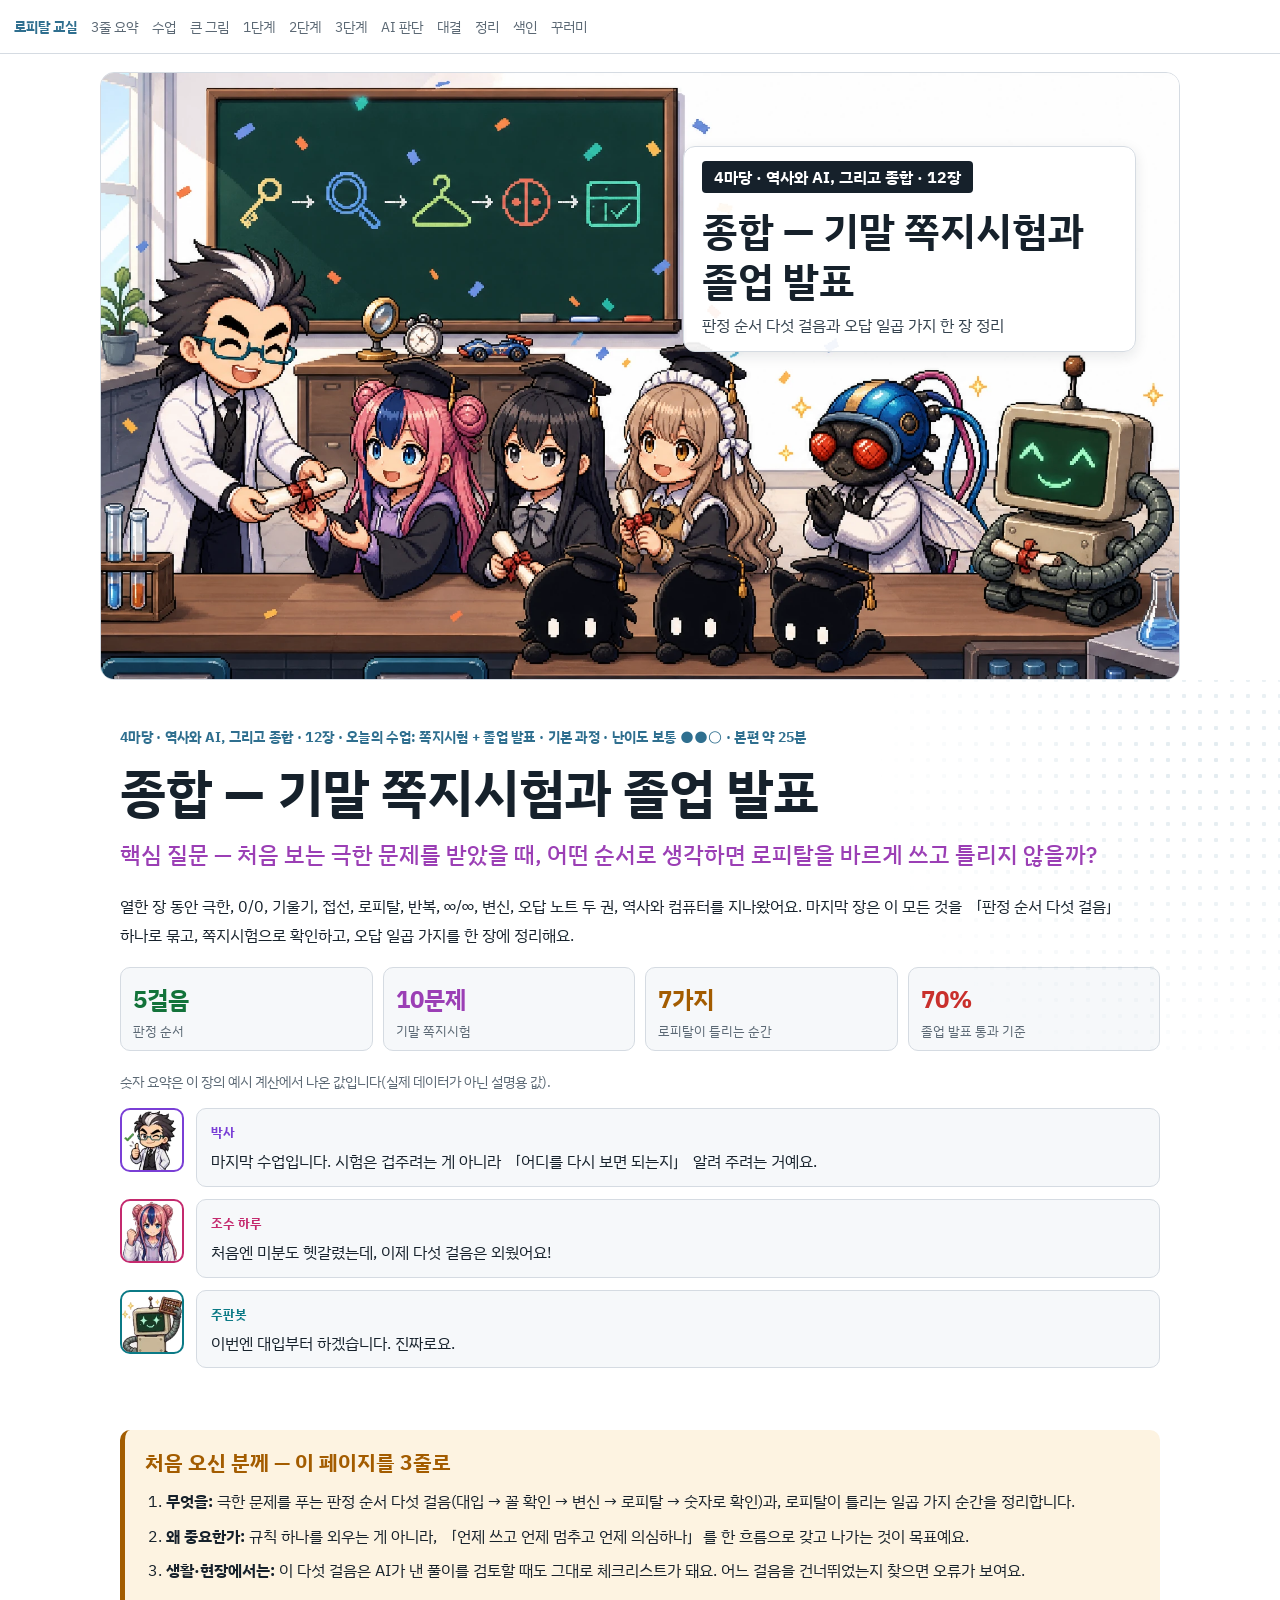
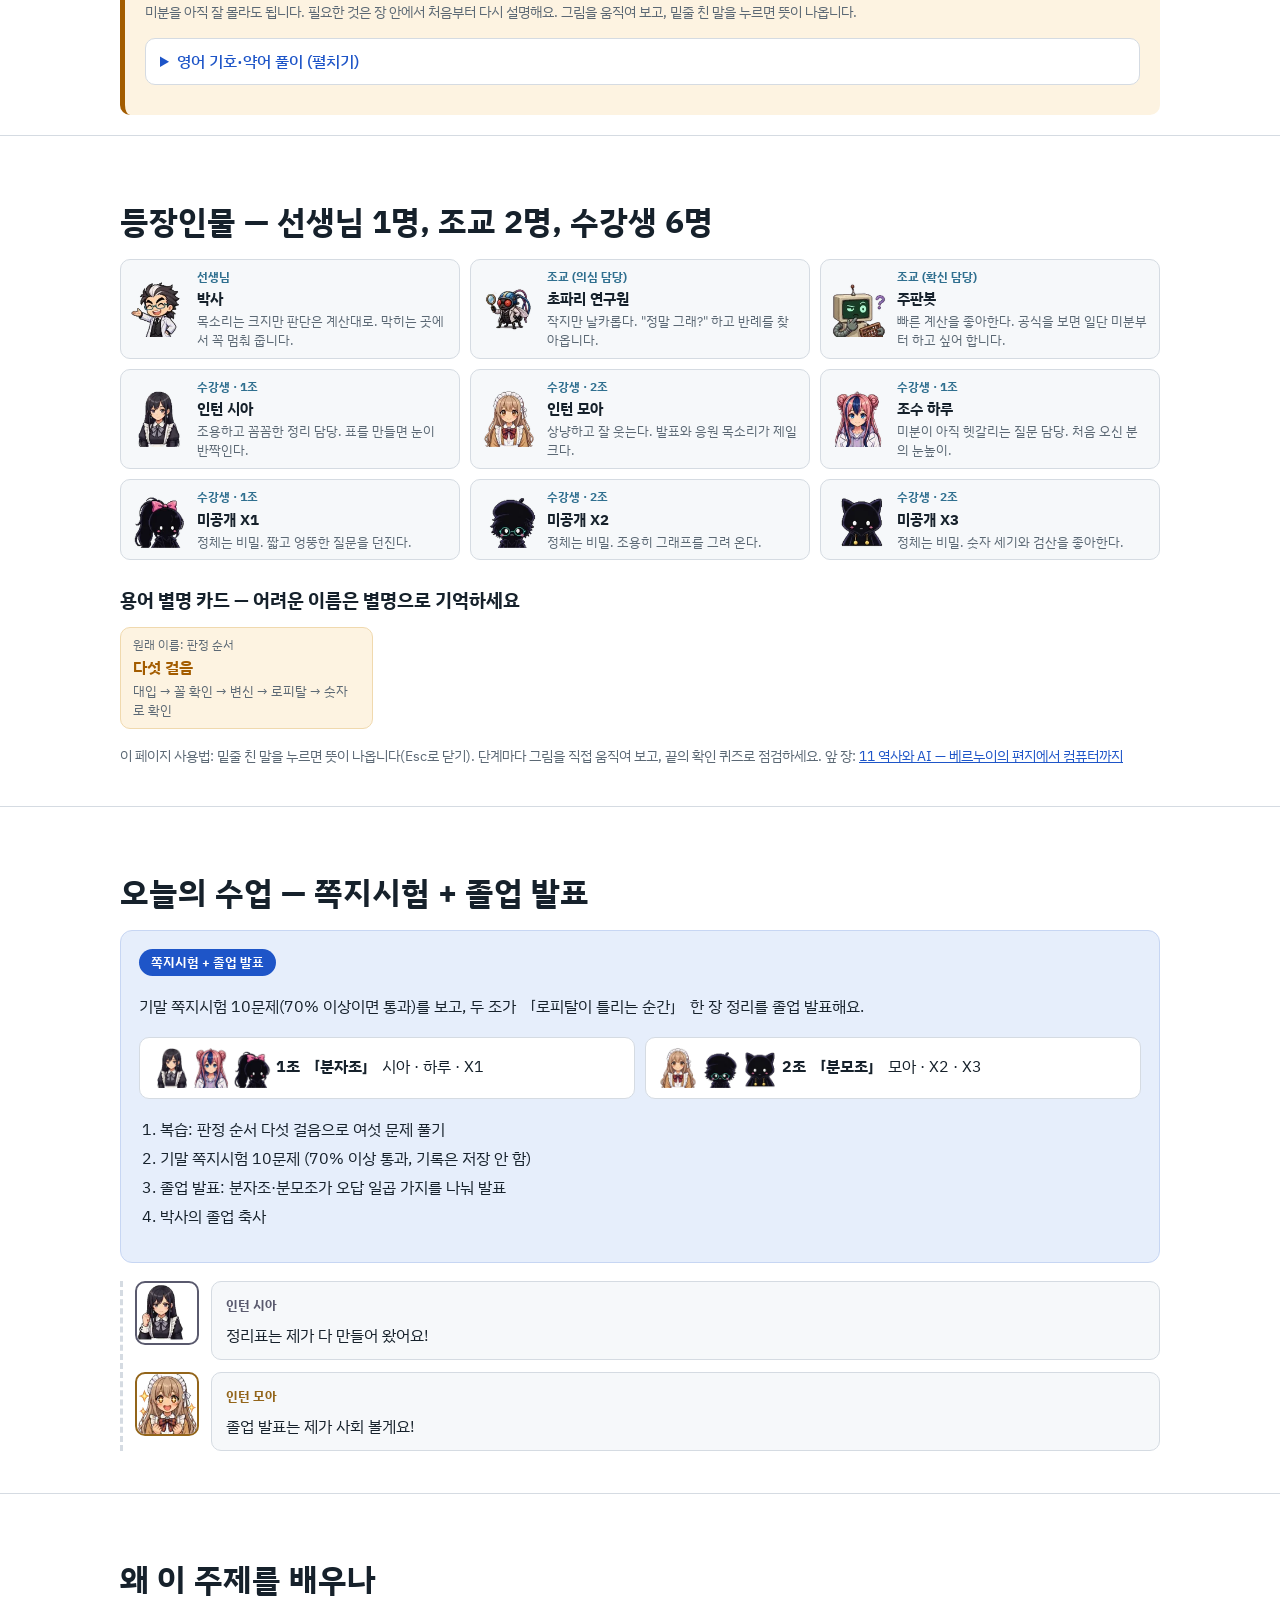
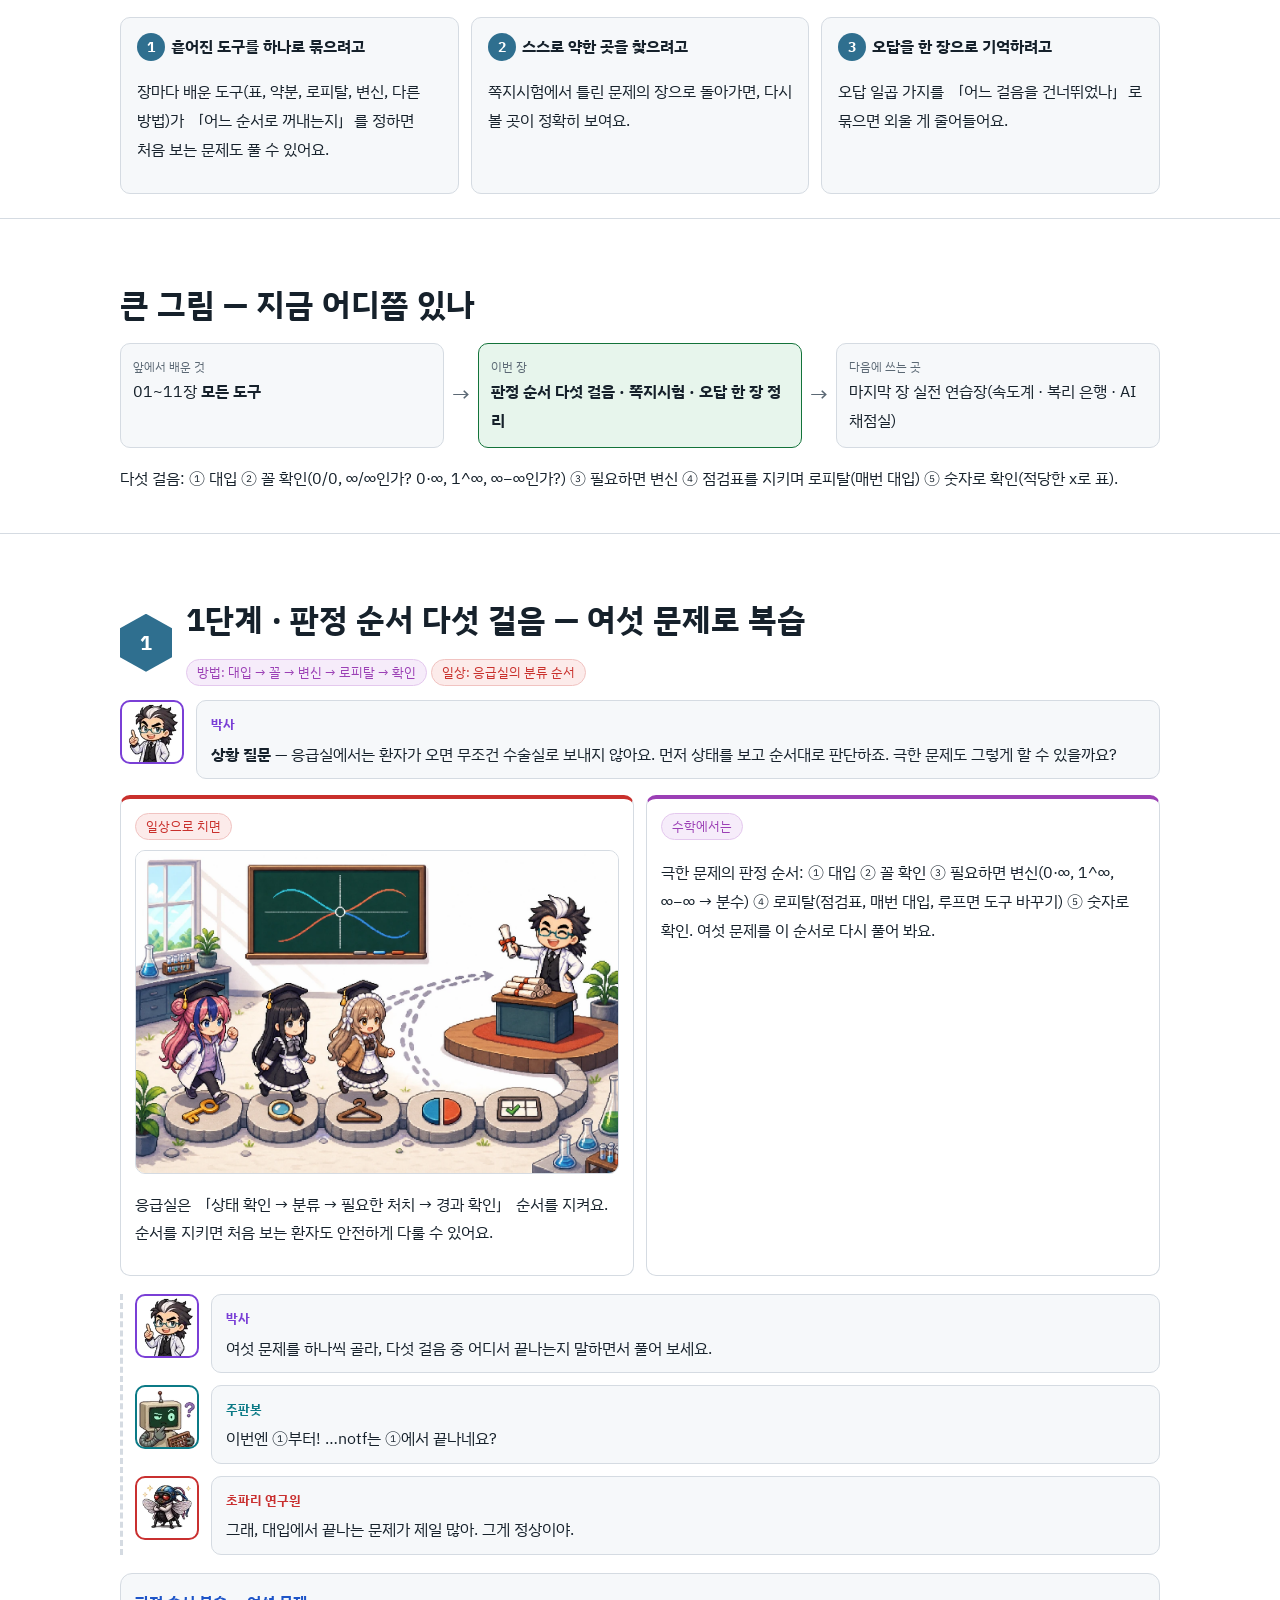
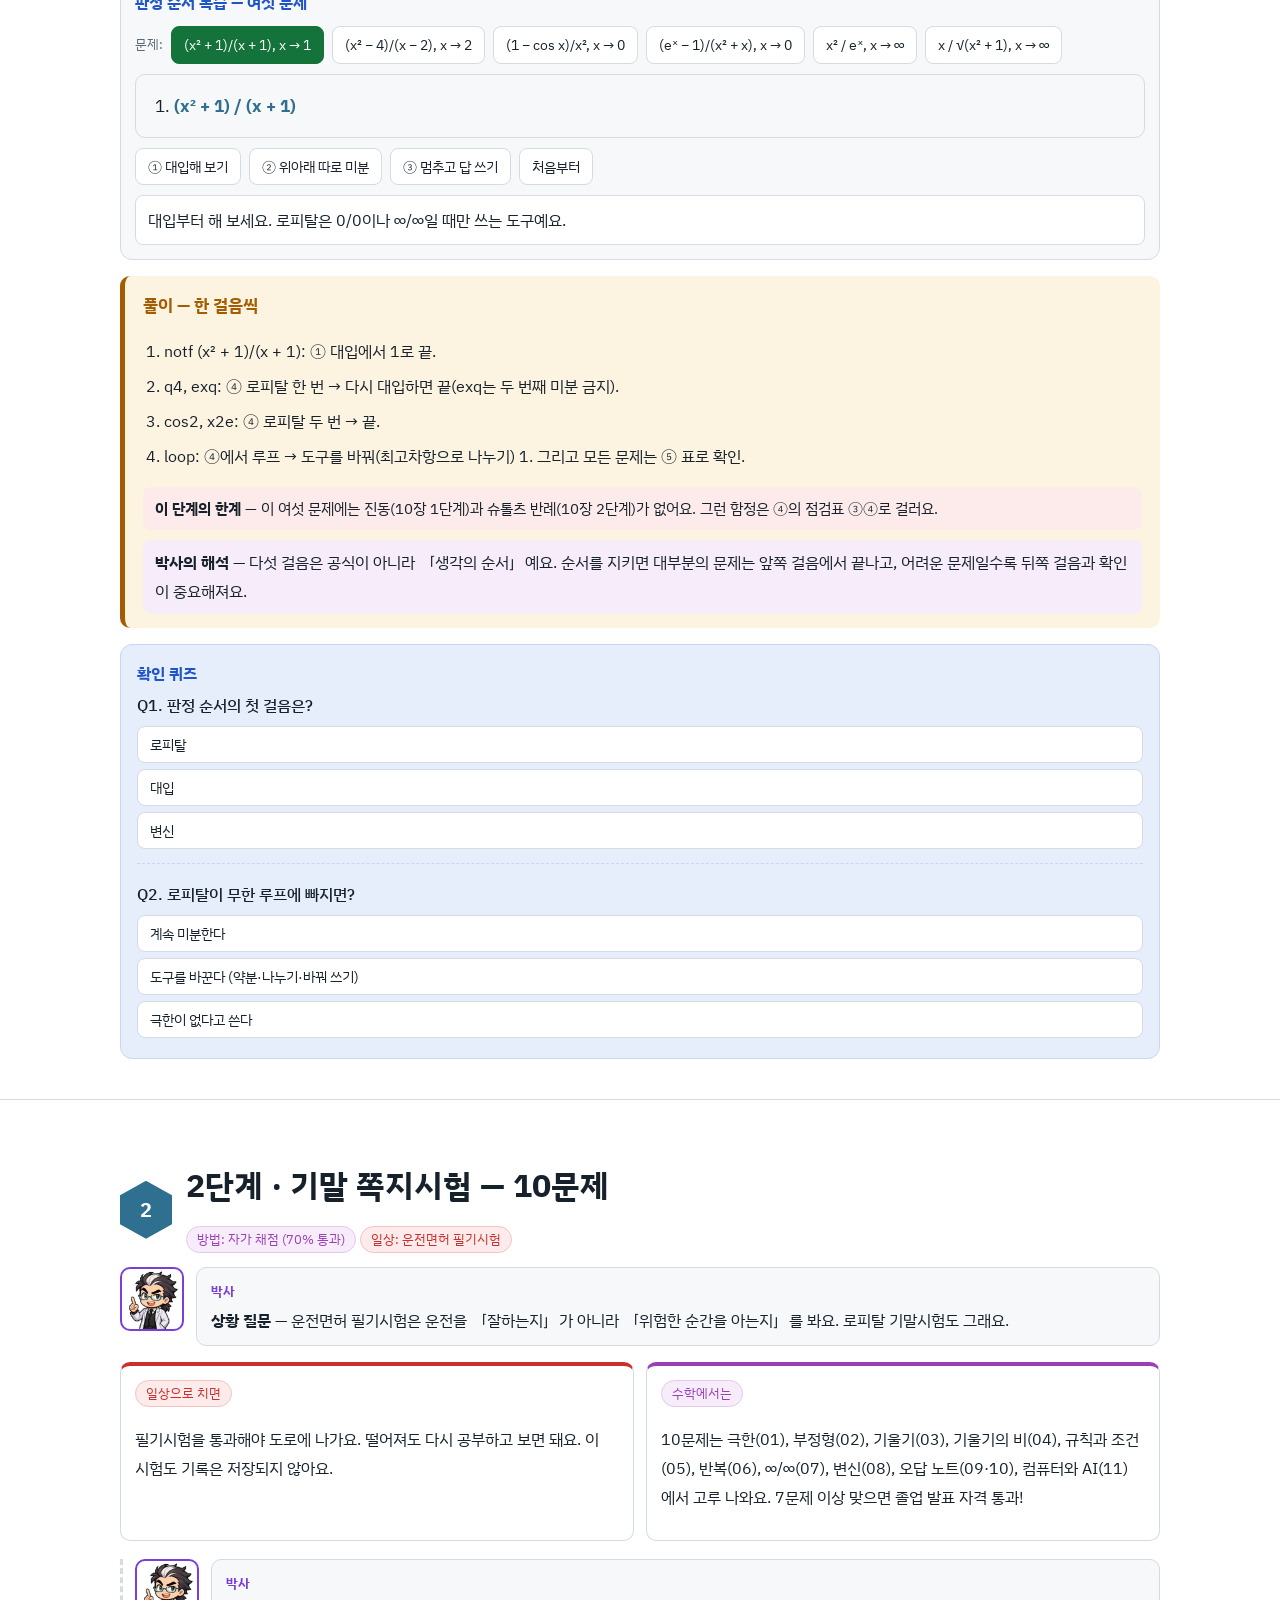
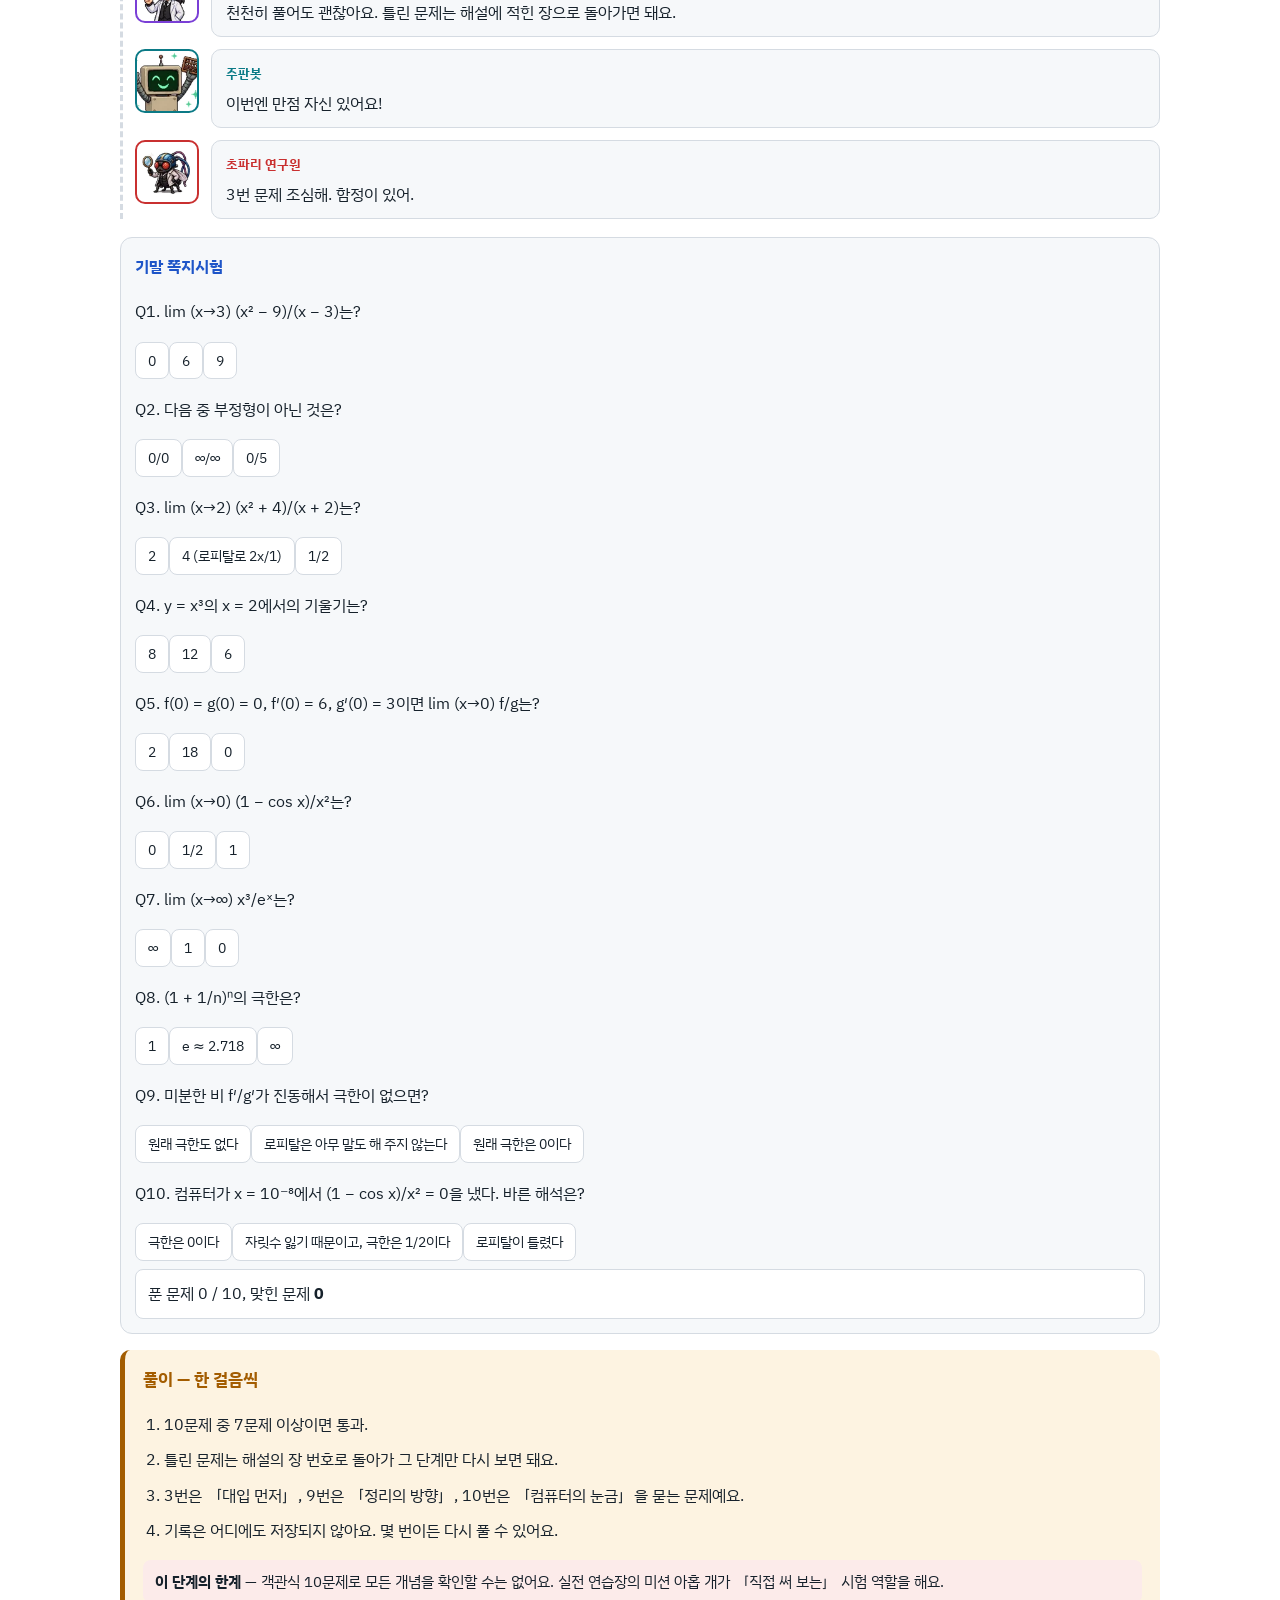
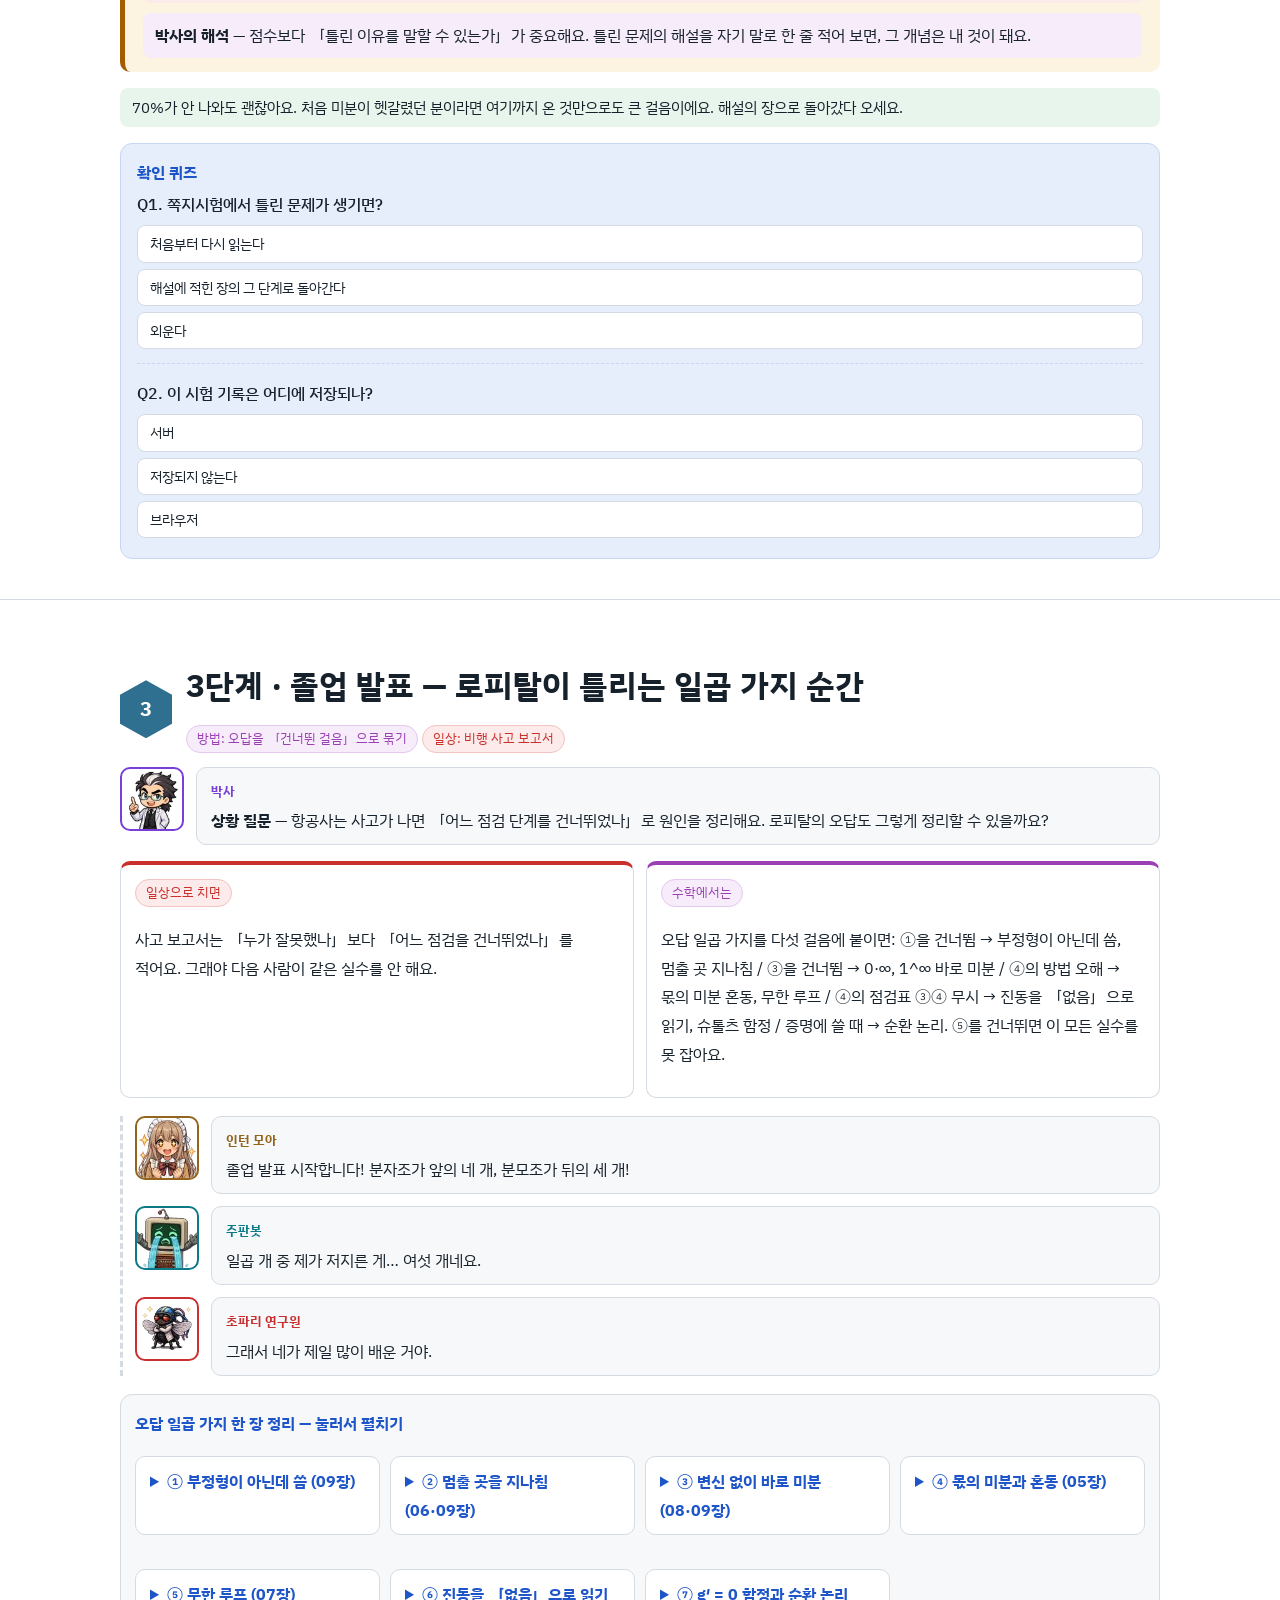
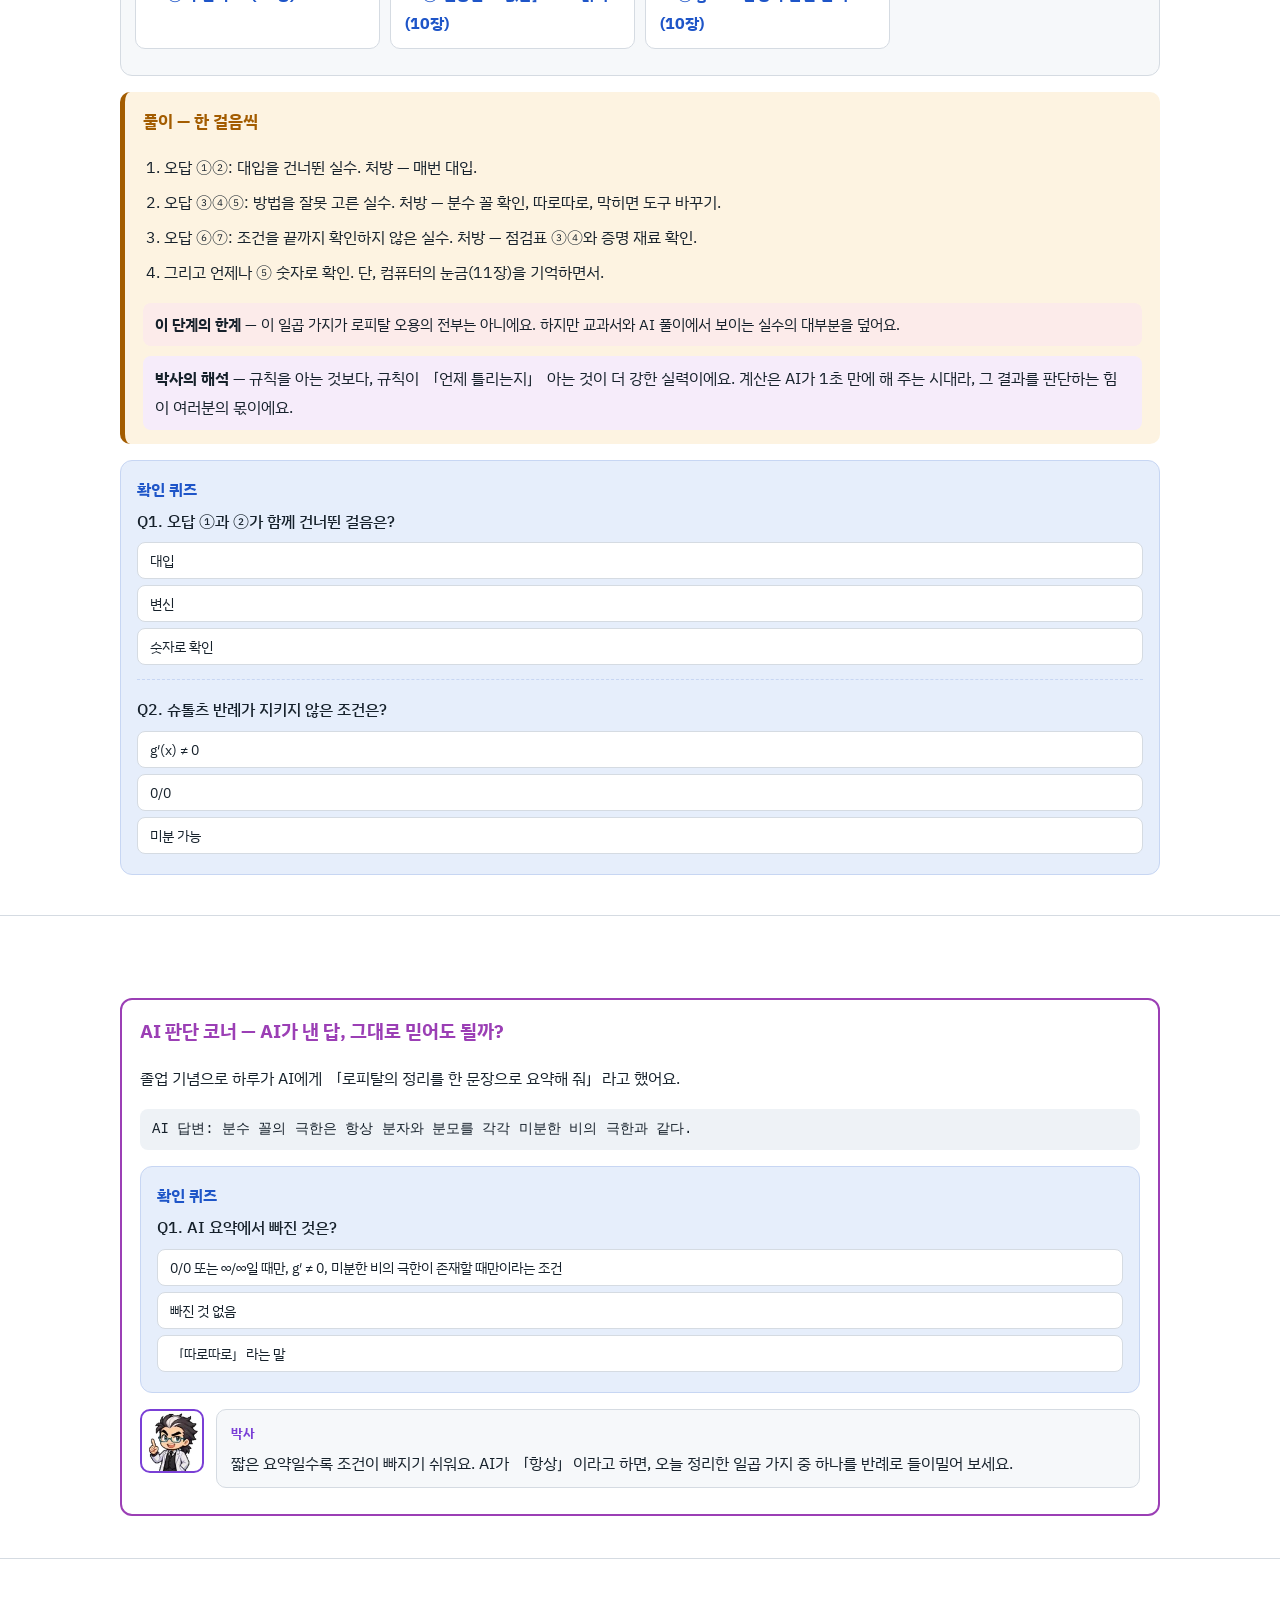
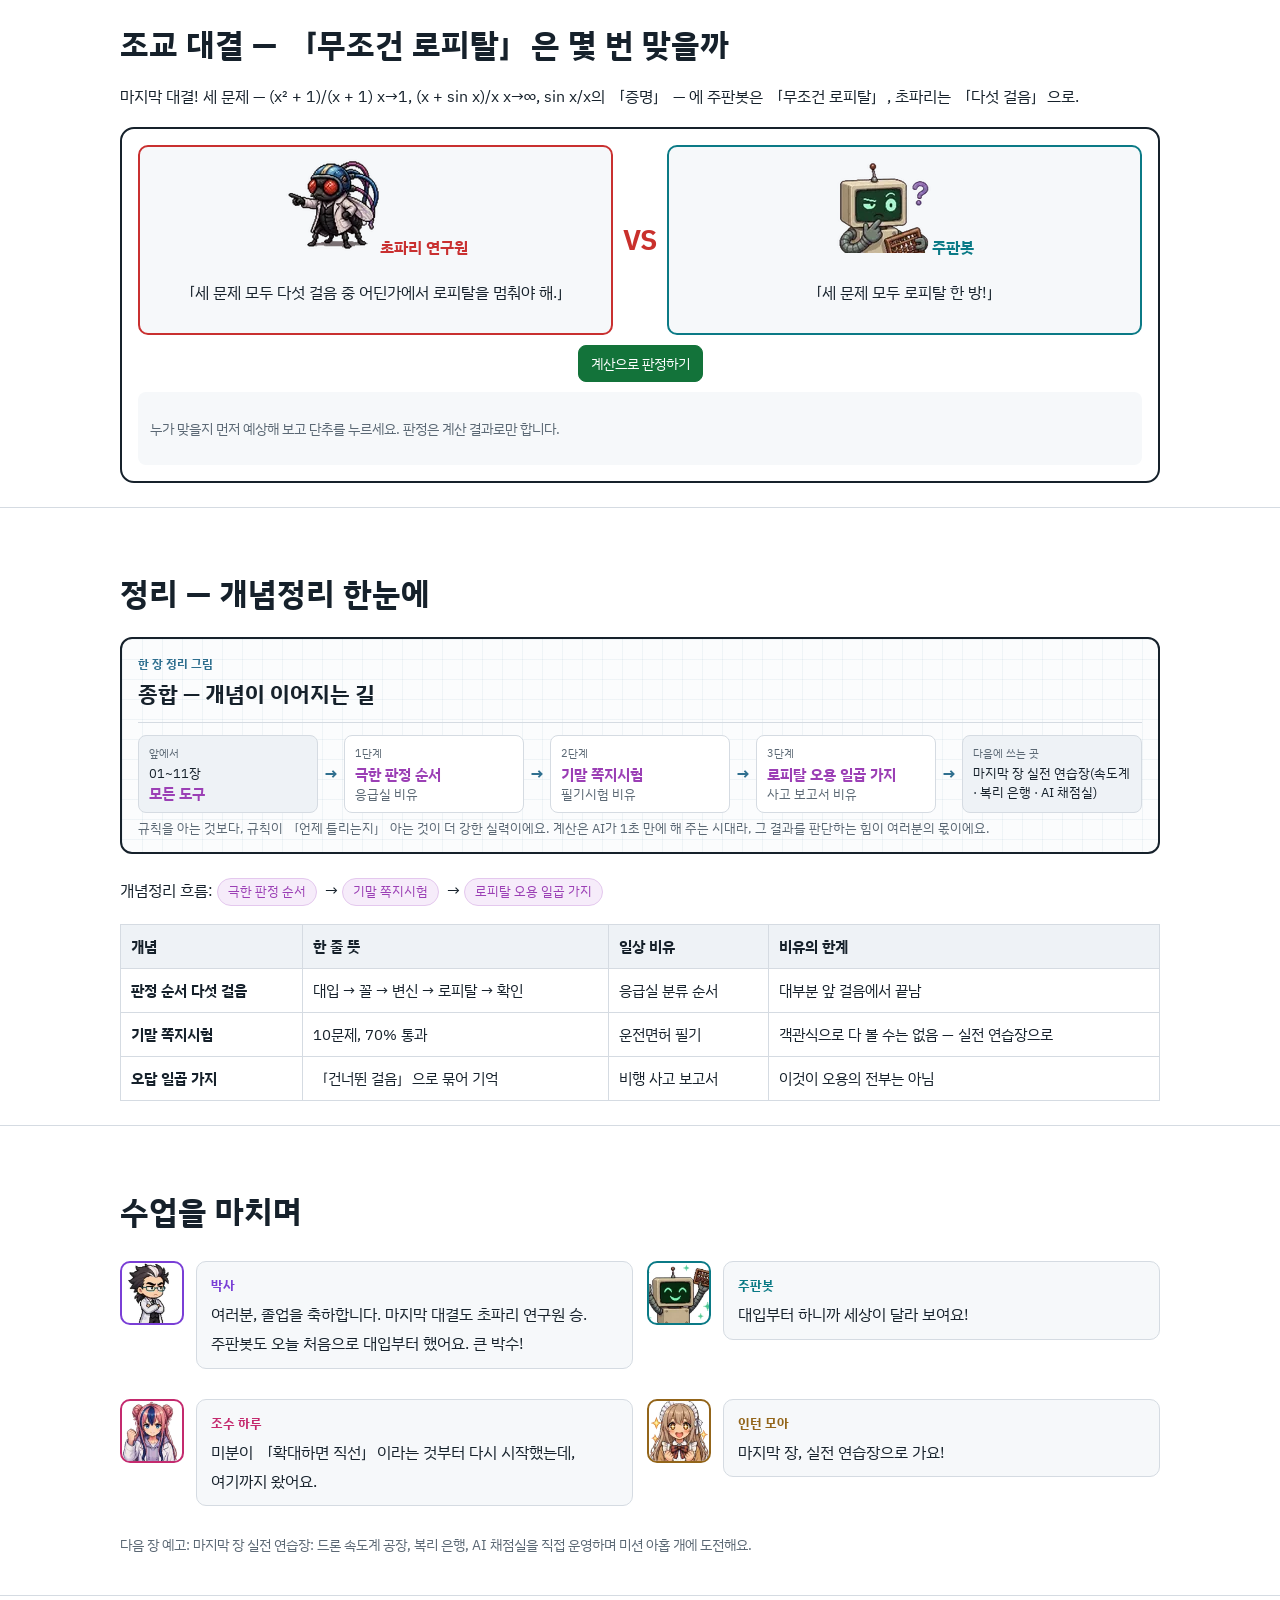
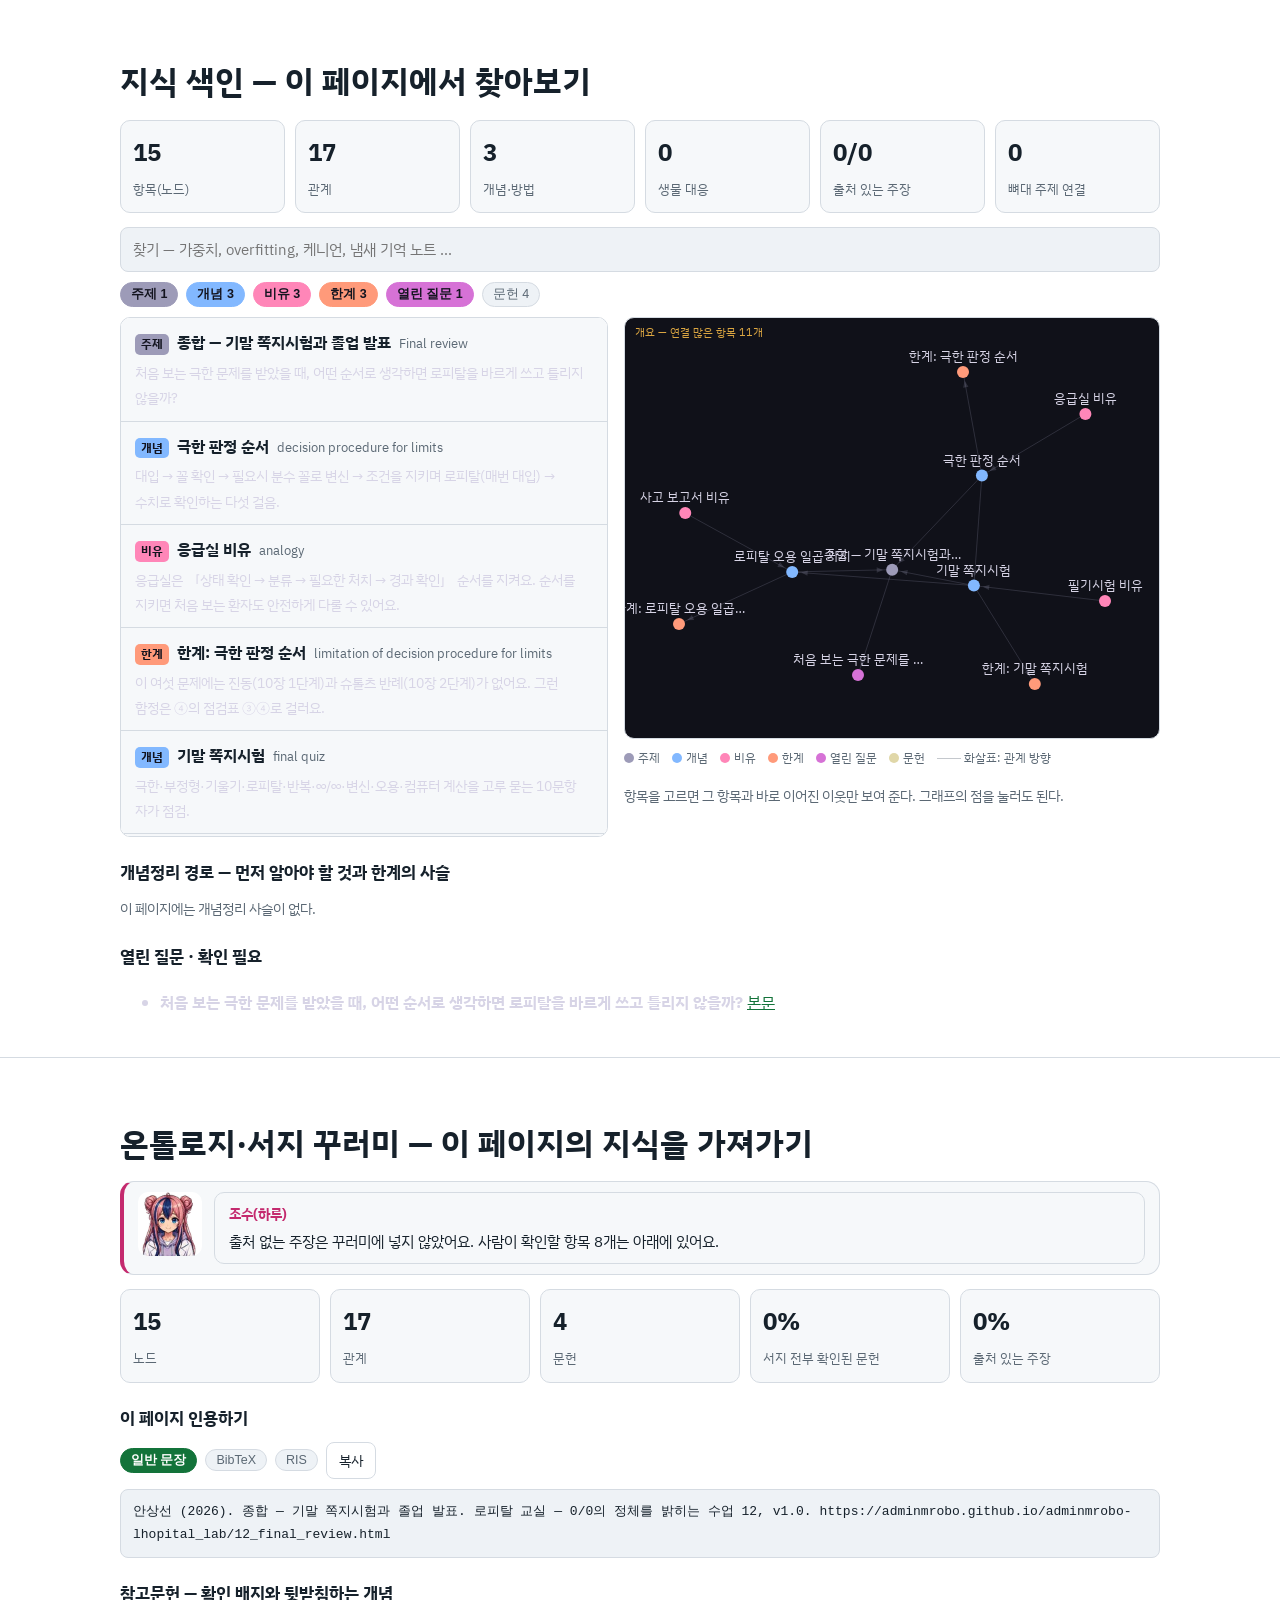
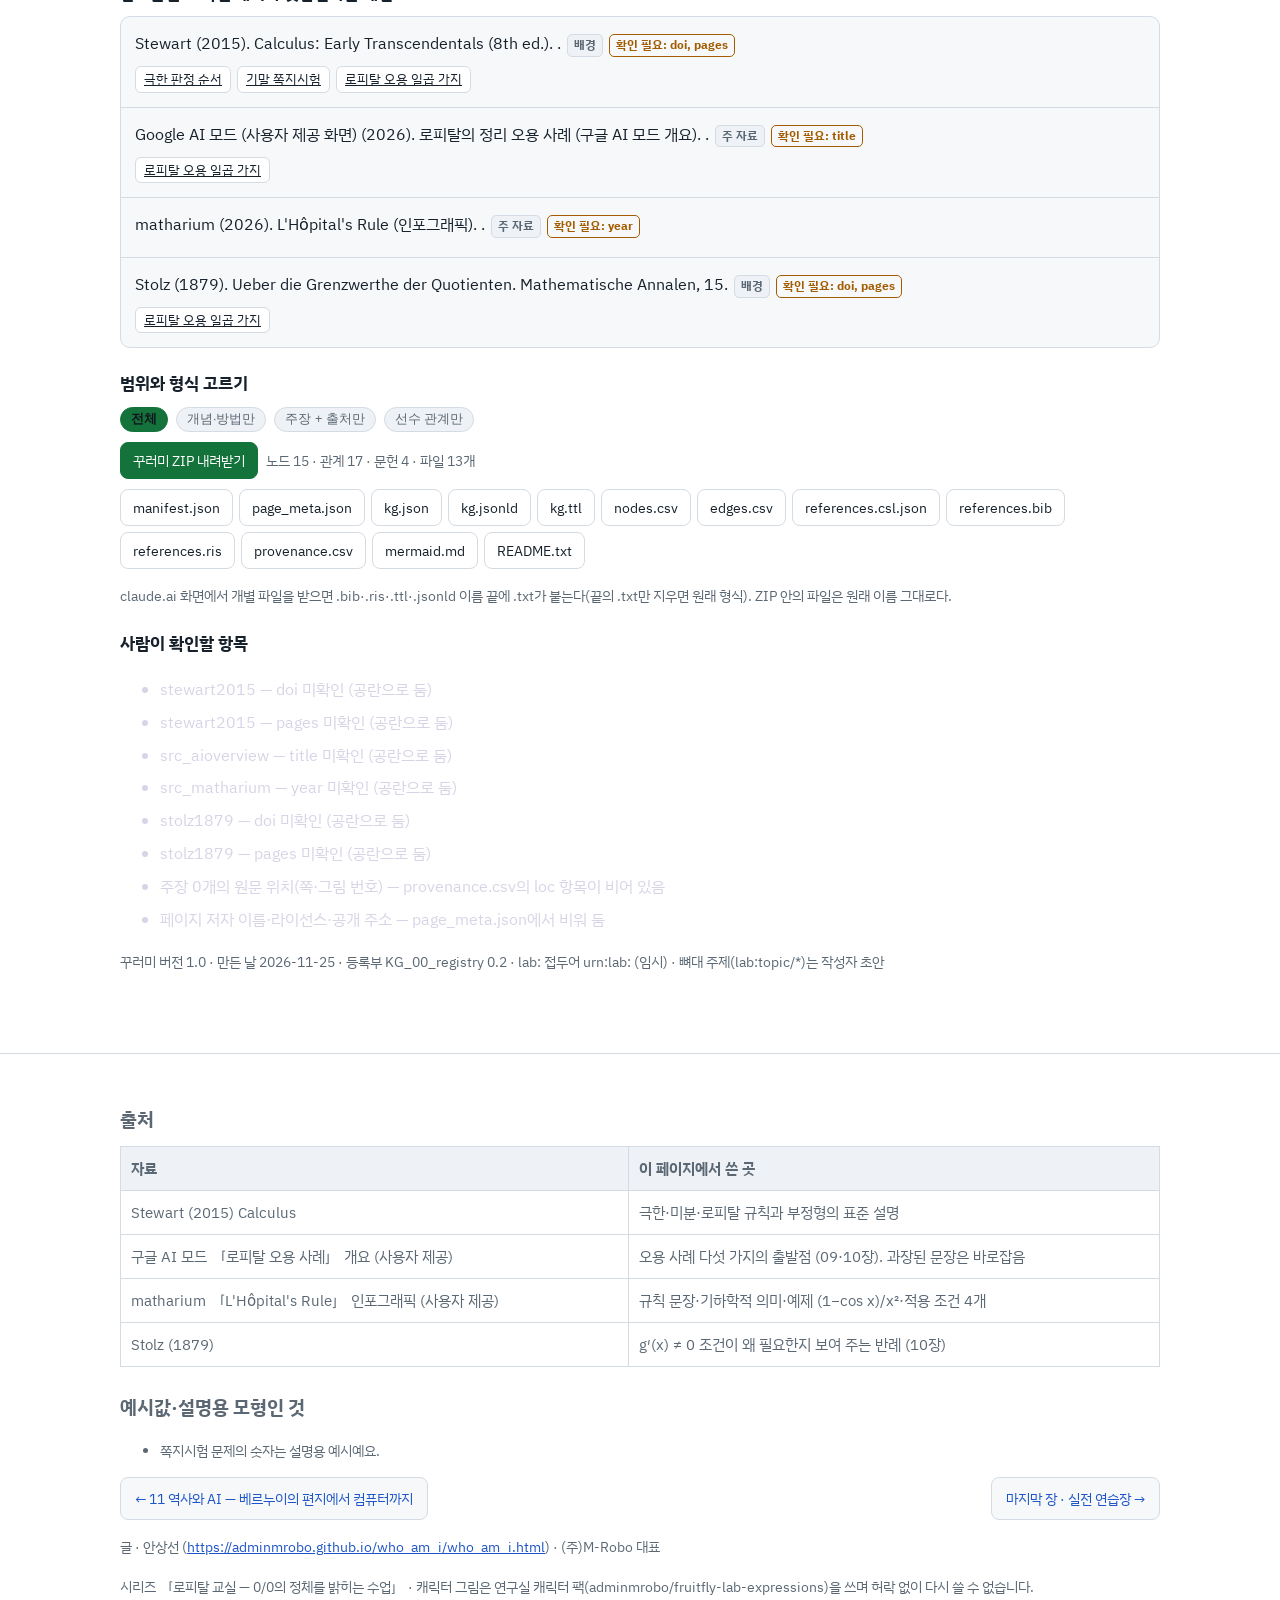
<file: 12_final_review.html>
<!DOCTYPE html><html lang="ko"><head>
<meta charset="utf-8">
<meta name="viewport" content="width=device-width, initial-scale=1, viewport-fit=cover">
<title>12 종합 — 기말 쪽지시험과 졸업 발표 — 로피탈 교실 — 0/0의 정체를 밝히는 수업</title>
<meta name="description" content="처음 보는 극한 문제를 받았을 때, 어떤 순서로 생각하면 로피탈을 바르게 쓰고 틀리지 않을까?">
<meta property="og:title" content="12 종합 — 기말 쪽지시험과 졸업 발표 — 로피탈 교실 — 0/0의 정체를 밝히는 수업">
<meta property="og:description" content="처음 보는 극한 문제를 받았을 때, 어떤 순서로 생각하면 로피탈을 바르게 쓰고 틀리지 않을까?">
<meta property="og:type" content="article">
<meta property="og:image" content="img/og/og_12.webp">
<link rel="preconnect" href="https://fonts.googleapis.com"><link rel="preconnect" href="https://fonts.gstatic.com" crossorigin>
<link href="https://fonts.googleapis.com/css2?family=IBM+Plex+Sans+KR:wght@400;500;700&display=swap" rel="stylesheet">
<link rel="stylesheet" href="assets/lab.css">
<!-- px-fix v1 --><style id="px-fix">img{image-rendering:auto!important}</style><script id="px-fix-js">(function(){var R=window.ResizeObserver;function f(i){var n=i.naturalWidth,w=i.getBoundingClientRect().width;if(!n||!w)return;var s=w*(window.devicePixelRatio||1)/n;i.style.setProperty("image-rendering",s>=1.95?"pixelated":"auto","important")}var ro=R?new R(function(es){es.forEach(function(e){f(e.target)})}):null;function a(i){if(i.__px)return;i.__px=1;i.addEventListener("load",function(){f(i)});if(ro)ro.observe(i);f(i)}function all(r){(r||document).querySelectorAll&&(r||document).querySelectorAll("img").forEach(a)}function go(){all();if(window.MutationObserver)new MutationObserver(function(ms){ms.forEach(function(m){m.addedNodes.forEach(function(n){if(n.nodeType!==1)return;if(n.tagName==="IMG")a(n);else all(n)})})}).observe(document.documentElement,{childList:true,subtree:true});window.addEventListener("resize",function(){document.querySelectorAll("img").forEach(f)})}if(document.readyState==="loading")document.addEventListener("DOMContentLoaded",go);else go()})();</script><!-- /px-fix -->
</head><body>
<nav class="top" aria-label="이 페이지 목차"><a class="logo" href="index.html">로피탈 교실</a><a href="#three">3줄 요약</a><a href="#class">수업</a><a href="#map">큰 그림</a><a href="#lv1">1단계</a><a href="#lv2">2단계</a><a href="#lv3">3단계</a><a href="#ai">AI 판단</a><a href="#duel">대결</a><a href="#sum">정리</a><a href="#kg">색인</a><a href="#export">꾸러미</a></nav><div id="prog"></div>
<div class="cover has-img" id="top"><img class="cimg" src="img/cover/cover_12.webp" width="1920" height="1080" alt="종합 — 기말 쪽지시험과 졸업 발표 표지 — 박사, 초파리 연구원, 주판봇, 박사"><div class="ctext"><span class="no">4마당 · 역사와 AI, 그리고 종합 · 12장</span><h1>종합 — 기말 쪽지시험과 졸업 발표</h1><p>판정 순서 다섯 걸음과 오답 일곱 가지 한 장 정리</p></div></div>
<header class="hero"><div class="wrap">
<div class="kicker">4마당 · 역사와 AI, 그리고 종합 · 12장 · 오늘의 수업: 쪽지시험 + 졸업 발표 · 기본 과정 · 난이도 보통 ●●○ · 본편 약 25분</div>
<h1>종합 — 기말 쪽지시험과 졸업 발표</h1>
<p class="q">핵심 질문 — 처음 보는 극한 문제를 받았을 때, 어떤 순서로 생각하면 로피탈을 바르게 쓰고 틀리지 않을까?</p>
<p>열한 장 동안 극한, 0/0, 기울기, 접선, 로피탈, 반복, ∞/∞, 변신, 오답 노트 두 권, 역사와 컴퓨터를 지나왔어요. 마지막 장은 이 모든 것을 「판정 순서 다섯 걸음」 하나로 묶고, 쪽지시험으로 확인하고, 오답 일곱 가지를 한 장에 정리해요.</p>
<div class="kpis"><div class="kpi g"><b>5걸음</b><span>판정 순서</span></div><div class="kpi m"><b>10문제</b><span>기말 쪽지시험</span></div><div class="kpi a"><b>7가지</b><span>로피탈이 틀리는 순간</span></div><div class="kpi r"><b>70%</b><span>졸업 발표 통과 기준</span></div></div>
<p class="note">숫자 요약은 이 장의 예시 계산에서 나온 값입니다(실제 데이터가 아닌 설명용 값).</p>
<div class="say" data-who="doc"><img class="who" data-who="doc" data-mood="judge" alt="" aria-hidden="true"><div><b class="name">박사</b><p>마지막 수업입니다. 시험은 겁주려는 게 아니라 「어디를 다시 보면 되는지」 알려 주려는 거예요.</p></div></div><div class="say" data-who="asst"><img class="who" data-who="asst" data-mood="cheer" alt="" aria-hidden="true"><div><b class="name">조수 하루</b><p>처음엔 미분도 헷갈렸는데, 이제 다섯 걸음은 외웠어요!</p></div></div><div class="say" data-who="robo"><img class="who" data-who="robo" data-mood="coin" alt="" aria-hidden="true"><div><b class="name">주판봇</b><p>이번엔 대입부터 하겠습니다. 진짜로요.</p></div></div>
</div></header>
<div class="wrap"><div class="three" id="three"><h2>처음 오신 분께 — 이 페이지를 3줄로</h2><ol>
<li><b>무엇을:</b> 극한 문제를 푸는 판정 순서 다섯 걸음(대입 → 꼴 확인 → 변신 → 로피탈 → 숫자로 확인)과, 로피탈이 틀리는 일곱 가지 순간을 정리합니다.</li><li><b>왜 중요한가:</b> 규칙 하나를 외우는 게 아니라, 「언제 쓰고 언제 멈추고 언제 의심하나」를 한 흐름으로 갖고 나가는 것이 목표예요.</li><li><b>생활·현장에서는:</b> 이 다섯 걸음은 AI가 낸 풀이를 검토할 때도 그대로 체크리스트가 돼요. 어느 걸음을 건너뛰었는지 찾으면 오류가 보여요.</li></ol>
<p class="note">미분을 아직 잘 몰라도 됩니다. 필요한 것은 장 안에서 처음부터 다시 설명해요. 그림을 움직여 보고, 밑줄 친 말을 누르면 뜻이 나옵니다.</p>
<details><summary>영어 기호·약어 풀이 (펼치기)</summary><ul><li><b>판정 순서</b> — 대입 → 꼴 확인 → (필요하면) 변신 → 로피탈 → 숫자로 확인</li><li><b>졸업 발표</b> — 두 조가 한 장 정리를 발표하는 마지막 수업</li></ul></details>
</div></div>
<section class="level" id="cast"><div class="wrap"><h2>등장인물 — 선생님 1명, 조교 2명, 수강생 6명</h2>
<div class="cast"><div><img class="" data-who="doc" data-mood="front" alt="" aria-hidden="true"><div><span class="role">선생님</span><b>박사</b><span>목소리는 크지만 판단은 계산대로. 막히는 곳에서 꼭 멈춰 줍니다.</span></div></div><div><img class="" data-who="fly" data-mood="magnify" alt="" aria-hidden="true"><div><span class="role">조교 (의심 담당)</span><b>초파리 연구원</b><span>작지만 날카롭다. &quot;정말 그래?&quot; 하고 반례를 찾아옵니다.</span></div></div><div><img class="" data-who="robo" data-mood="calc" alt="" aria-hidden="true"><div><span class="role">조교 (확신 담당)</span><b>주판봇</b><span>빠른 계산을 좋아한다. 공식을 보면 일단 미분부터 하고 싶어 합니다.</span></div></div><div><img class="" data-who="sia" data-mood="e13" alt="" aria-hidden="true"><div><span class="role">수강생 · 1조</span><b>인턴 시아</b><span>조용하고 꼼꼼한 정리 담당. 표를 만들면 눈이 반짝인다.</span></div></div><div><img class="" data-who="moa" data-mood="e13" alt="" aria-hidden="true"><div><span class="role">수강생 · 2조</span><b>인턴 모아</b><span>상냥하고 잘 웃는다. 발표와 응원 목소리가 제일 크다.</span></div></div><div><img class="" data-who="asst" data-mood="e13" alt="" aria-hidden="true"><div><span class="role">수강생 · 1조</span><b>조수 하루</b><span>미분이 아직 헷갈리는 질문 담당. 처음 오신 분의 눈높이.</span></div></div><div><img class="" data-who="x1" data-mood="e13" alt="" aria-hidden="true"><div><span class="role">수강생 · 1조</span><b>미공개 X1</b><span>정체는 비밀. 짧고 엉뚱한 질문을 던진다.</span></div></div><div><img class="" data-who="x2" data-mood="e13" alt="" aria-hidden="true"><div><span class="role">수강생 · 2조</span><b>미공개 X2</b><span>정체는 비밀. 조용히 그래프를 그려 온다.</span></div></div><div><img class="" data-who="x3" data-mood="e13" alt="" aria-hidden="true"><div><span class="role">수강생 · 2조</span><b>미공개 X3</b><span>정체는 비밀. 숫자 세기와 검산을 좋아한다.</span></div></div></div>
<h3>용어 별명 카드 — 어려운 이름은 별명으로 기억하세요</h3><div class="nick"><div><span class="role">원래 이름: 판정 순서</span><b>다섯 걸음</b><span>대입 → 꼴 확인 → 변신 → 로피탈 → 숫자로 확인</span></div></div>
<p class="note">이 페이지 사용법: 밑줄 친 말을 누르면 뜻이 나옵니다(Esc로 닫기). 단계마다 그림을 직접 움직여 보고, 끝의 확인 퀴즈로 점검하세요. 앞 장: <a href="11_history_ai.html">11 역사와 AI — 베르누이의 편지에서 컴퓨터까지</a></p>
</div></section>
<section class="level" id="class"><div class="wrap"><h2>오늘의 수업 — 쪽지시험 + 졸업 발표</h2>
<div class="klass"><span class="fmt">쪽지시험 + 졸업 발표</span><p>기말 쪽지시험 10문제(70% 이상이면 통과)를 보고, 두 조가 「로피탈이 틀리는 순간」 한 장 정리를 졸업 발표해요.</p><div class="groups"><div><img class="" data-who="sia" data-mood="e13" alt="" aria-hidden="true"><img class="" data-who="asst" data-mood="e13" alt="" aria-hidden="true"><img class="" data-who="x1" data-mood="e13" alt="" aria-hidden="true"> <b>1조 「분자조」</b> 시아 · 하루 · X1</div><div><img class="" data-who="moa" data-mood="e13" alt="" aria-hidden="true"><img class="" data-who="x2" data-mood="e13" alt="" aria-hidden="true"><img class="" data-who="x3" data-mood="e13" alt="" aria-hidden="true"> <b>2조 「분모조」</b> 모아 · X2 · X3</div></div><ol><li>복습: 판정 순서 다섯 걸음으로 여섯 문제 풀기</li><li>기말 쪽지시험 10문제 (70% 이상 통과, 기록은 저장 안 함)</li><li>졸업 발표: 분자조·분모조가 오답 일곱 가지를 나눠 발표</li><li>박사의 졸업 축사</li></ol></div>
<div class="talk"><div class="say" data-who="sia"><img class="who" data-who="sia" data-mood="cheer" alt="" aria-hidden="true"><div><b class="name">인턴 시아</b><p>정리표는 제가 다 만들어 왔어요!</p></div></div><div class="say" data-who="moa"><img class="who" data-who="moa" data-mood="sparkle" alt="" aria-hidden="true"><div><b class="name">인턴 모아</b><p>졸업 발표는 제가 사회 볼게요!</p></div></div></div></div></section>
<section class="level" id="why"><div class="wrap"><h2>왜 이 주제를 배우나</h2><div class="steps"><div><b class="n">1</b><b>흩어진 도구를 하나로 묶으려고</b><p>장마다 배운 도구(표, 약분, 로피탈, 변신, 다른 방법)가 「어느 순서로 꺼내는지」를 정하면 처음 보는 문제도 풀 수 있어요.</p></div><div><b class="n">2</b><b>스스로 약한 곳을 찾으려고</b><p>쪽지시험에서 틀린 문제의 장으로 돌아가면, 다시 볼 곳이 정확히 보여요.</p></div><div><b class="n">3</b><b>오답을 한 장으로 기억하려고</b><p>오답 일곱 가지를 「어느 걸음을 건너뛰었나」로 묶으면 외울 게 줄어들어요.</p></div></div></div></section>
<section class="level" id="map"><div class="wrap"><h2>큰 그림 — 지금 어디쯤 있나</h2>
<div class="map3"><div><small>앞에서 배운 것</small>01~11장 <b>모든 도구</b></div><i aria-hidden="true">→</i><div class="now"><small>이번 장</small><b>판정 순서 다섯 걸음 · 쪽지시험 · 오답 한 장 정리</b></div><i aria-hidden="true">→</i><div><small>다음에 쓰는 곳</small>마지막 장 실전 연습장(속도계 · 복리 은행 · AI 채점실)</div></div>
<p>다섯 걸음: ① 대입 ② 꼴 확인(0/0, ∞/∞인가? 0·∞, 1^∞, ∞−∞인가?) ③ 필요하면 변신 ④ 점검표를 지키며 로피탈(매번 대입) ⑤ 숫자로 확인(적당한 x로 표).</p></div></section>
<section class="level" id="lv1"><div class="wrap"><div class="lvhead"><div class="hex" aria-hidden="true">1</div><div><h2>1단계 · 판정 순서 다섯 걸음 — 여섯 문제로 복습</h2><span class="tag nn">방법: 대입 → 꼴 → 변신 → 로피탈 → 확인</span><span class="tag fly">일상: 응급실의 분류 순서</span></div></div><div class="say" data-who="doc"><img class="who" data-who="doc" data-mood="board" alt="" aria-hidden="true"><div><b class="name">박사</b><p><b>상황 질문</b> — 응급실에서는 환자가 오면 무조건 수술실로 보내지 않아요. 먼저 상태를 보고 순서대로 판단하죠. 극한 문제도 그렇게 할 수 있을까요?</p></div></div><div class="pair"><div><span class="tag fly">일상으로 치면</span><img class="scene" loading="lazy" src="img/scene/scene_12_lv1.webp" width="1200" height="800" alt="응급실 비유 장면 그림"><p>응급실은 「상태 확인 → 분류 → 필요한 처치 → 경과 확인」 순서를 지켜요. 순서를 지키면 처음 보는 환자도 안전하게 다룰 수 있어요.</p></div><div><span class="tag nn">수학에서는</span><p>극한 문제의 판정 순서: ① 대입 ② 꼴 확인 ③ 필요하면 변신(0·∞, 1^∞, ∞−∞ → 분수) ④ 로피탈(점검표, 매번 대입, 루프면 도구 바꾸기) ⑤ 숫자로 확인. 여섯 문제를 이 순서로 다시 풀어 봐요.</p></div></div><div class="talk"><div class="say" data-who="doc"><img class="who" data-who="doc" data-mood="board" alt="" aria-hidden="true"><div><b class="name">박사</b><p>여섯 문제를 하나씩 골라, 다섯 걸음 중 어디서 끝나는지 말하면서 풀어 보세요.</p></div></div><div class="say" data-who="robo"><img class="who" data-who="robo" data-mood="calc" alt="" aria-hidden="true"><div><b class="name">주판봇</b><p>이번엔 ①부터! …notf는 ①에서 끝나네요?</p></div></div><div class="say" data-who="fly"><img class="who" data-who="fly" data-mood="proud" alt="" aria-hidden="true"><div><b class="name">초파리 연구원</b><p>그래, 대입에서 끝나는 문제가 제일 많아. 그게 정상이야.</p></div></div></div><div class="panel"><div class="ptitle">판정 순서 복습 — 여섯 문제</div><div data-w="lh" data-o="{&quot;keys&quot;: [&quot;notf&quot;, &quot;q4&quot;, &quot;cos2&quot;, &quot;exq&quot;, &quot;x2e&quot;, &quot;loop&quot;]}"></div></div><div class="explain"><h3>풀이 — 한 걸음씩</h3><ol><li>notf (x² + 1)/(x + 1): ① 대입에서 1로 끝.</li><li>q4, exq: ④ 로피탈 한 번 → 다시 대입하면 끝(exq는 두 번째 미분 금지).</li><li>cos2, x2e: ④ 로피탈 두 번 → 끝.</li><li>loop: ④에서 루프 → 도구를 바꿔(최고차항으로 나누기) 1. 그리고 모든 문제는 ⑤ 표로 확인.</li></ol><div class="lim"><b>이 단계의 한계</b> — 이 여섯 문제에는 진동(10장 1단계)과 슈톨츠 반례(10장 2단계)가 없어요. 그런 함정은 ④의 점검표 ③④로 걸러요.</div><div class="interp"><b>박사의 해석</b> — 다섯 걸음은 공식이 아니라 「생각의 순서」예요. 순서를 지키면 대부분의 문제는 앞쪽 걸음에서 끝나고, 어려운 문제일수록 뒤쪽 걸음과 확인이 중요해져요.</div></div><div class="quiz" data-quiz="q1"></div></div></section>
<section class="level" id="lv2"><div class="wrap"><div class="lvhead"><div class="hex" aria-hidden="true">2</div><div><h2>2단계 · 기말 쪽지시험 — 10문제</h2><span class="tag nn">방법: 자가 채점 (70% 통과)</span><span class="tag fly">일상: 운전면허 필기시험</span></div></div><div class="say" data-who="doc"><img class="who" data-who="doc" data-mood="board" alt="" aria-hidden="true"><div><b class="name">박사</b><p><b>상황 질문</b> — 운전면허 필기시험은 운전을 「잘하는지」가 아니라 「위험한 순간을 아는지」를 봐요. 로피탈 기말시험도 그래요.</p></div></div><div class="pair"><div><span class="tag fly">일상으로 치면</span><p>필기시험을 통과해야 도로에 나가요. 떨어져도 다시 공부하고 보면 돼요. 이 시험도 기록은 저장되지 않아요.</p></div><div><span class="tag nn">수학에서는</span><p>10문제는 극한(01), 부정형(02), 기울기(03), 기울기의 비(04), 규칙과 조건(05), 반복(06), ∞/∞(07), 변신(08), 오답 노트(09·10), 컴퓨터와 AI(11)에서 고루 나와요. 7문제 이상 맞으면 졸업 발표 자격 통과!</p></div></div><div class="talk"><div class="say" data-who="doc"><img class="who" data-who="doc" data-mood="board" alt="" aria-hidden="true"><div><b class="name">박사</b><p>천천히 풀어도 괜찮아요. 틀린 문제는 해설에 적힌 장으로 돌아가면 돼요.</p></div></div><div class="say" data-who="robo"><img class="who" data-who="robo" data-mood="happy" alt="" aria-hidden="true"><div><b class="name">주판봇</b><p>이번엔 만점 자신 있어요!</p></div></div><div class="say" data-who="fly"><img class="who" data-who="fly" data-mood="magnify" alt="" aria-hidden="true"><div><b class="name">초파리 연구원</b><p>3번 문제 조심해. 함정이 있어.</p></div></div></div><div class="panel"><div class="ptitle">기말 쪽지시험</div><div data-w="exam" data-o="{&quot;qs&quot;: [[&quot;lim (x→3) (x² − 9)/(x − 3)는?&quot;, [&quot;0&quot;, &quot;6&quot;, &quot;9&quot;], 1, &quot;0/0 → 약분 x + 3 또는 로피탈 2x/1 → 6. (02·05장)&quot;], [&quot;다음 중 부정형이 아닌 것은?&quot;, [&quot;0/0&quot;, &quot;∞/∞&quot;, &quot;0/5&quot;], 2, &quot;0/5 = 0으로 확정이에요. (02장)&quot;], [&quot;lim (x→2) (x² + 4)/(x + 2)는?&quot;, [&quot;2&quot;, &quot;4 (로피탈로 2x/1)&quot;, &quot;1/2&quot;], 0, &quot;대입하면 8/4 = 2. 부정형이 아니라서 로피탈은 쓸 수 없어요. (09장 오답 ①)&quot;], [&quot;y = x³의 x = 2에서의 기울기는?&quot;, [&quot;8&quot;, &quot;12&quot;, &quot;6&quot;], 1, &quot;(x³)′ = 3x² → 3 × 4 = 12. 높이 8과 헷갈리지 않기. (03장)&quot;], [&quot;f(0) = g(0) = 0, f′(0) = 6, g′(0) = 3이면 lim (x→0) f/g는?&quot;, [&quot;2&quot;, &quot;18&quot;, &quot;0&quot;], 0, &quot;기울기의 비 6 ÷ 3. (04장)&quot;], [&quot;lim (x→0) (1 − cos x)/x²는?&quot;, [&quot;0&quot;, &quot;1/2&quot;, &quot;1&quot;], 1, &quot;로피탈 두 번: sin x/(2x) → cos x/2 → 1/2. (06장)&quot;], [&quot;lim (x→∞) x³/eˣ는?&quot;, [&quot;∞&quot;, &quot;1&quot;, &quot;0&quot;], 2, &quot;로피탈 세 번 → 6/eˣ → 0. 지수가 이겨요. (07장)&quot;], [&quot;(1 + 1/n)ⁿ의 극한은?&quot;, [&quot;1&quot;, &quot;e ≈ 2.718&quot;, &quot;∞&quot;], 1, &quot;1^∞ 꼴, 답은 e. (08장)&quot;], [&quot;미분한 비 f′/g′가 진동해서 극한이 없으면?&quot;, [&quot;원래 극한도 없다&quot;, &quot;로피탈은 아무 말도 해 주지 않는다&quot;, &quot;원래 극한은 0이다&quot;], 1, &quot;(x + sin x)/x는 미분한 비가 진동해도 원래 극한 1. (10장)&quot;], [&quot;컴퓨터가 x = 10⁻⁸에서 (1 − cos x)/x² = 0을 냈다. 바른 해석은?&quot;, [&quot;극한은 0이다&quot;, &quot;자릿수 잃기 때문이고, 극한은 1/2이다&quot;, &quot;로피탈이 틀렸다&quot;], 1, &quot;유한 자릿수 계산의 한계예요. (11장)&quot;]]}"></div></div><div class="explain"><h3>풀이 — 한 걸음씩</h3><ol><li>10문제 중 7문제 이상이면 통과.</li><li>틀린 문제는 해설의 장 번호로 돌아가 그 단계만 다시 보면 돼요.</li><li>3번은 「대입 먼저」, 9번은 「정리의 방향」, 10번은 「컴퓨터의 눈금」을 묻는 문제예요.</li><li>기록은 어디에도 저장되지 않아요. 몇 번이든 다시 풀 수 있어요.</li></ol><div class="lim"><b>이 단계의 한계</b> — 객관식 10문제로 모든 개념을 확인할 수는 없어요. 실전 연습장의 미션 아홉 개가 「직접 써 보는」 시험 역할을 해요.</div><div class="interp"><b>박사의 해석</b> — 점수보다 「틀린 이유를 말할 수 있는가」가 중요해요. 틀린 문제의 해설을 자기 말로 한 줄 적어 보면, 그 개념은 내 것이 돼요.</div></div><div class="rest">70%가 안 나와도 괜찮아요. 처음 미분이 헷갈렸던 분이라면 여기까지 온 것만으로도 큰 걸음이에요. 해설의 장으로 돌아갔다 오세요.</div><div class="quiz" data-quiz="q2"></div></div></section>
<section class="level" id="lv3"><div class="wrap"><div class="lvhead"><div class="hex" aria-hidden="true">3</div><div><h2>3단계 · 졸업 발표 — 로피탈이 틀리는 일곱 가지 순간</h2><span class="tag nn">방법: 오답을 「건너뛴 걸음」으로 묶기</span><span class="tag fly">일상: 비행 사고 보고서</span></div></div><div class="say" data-who="doc"><img class="who" data-who="doc" data-mood="board" alt="" aria-hidden="true"><div><b class="name">박사</b><p><b>상황 질문</b> — 항공사는 사고가 나면 「어느 점검 단계를 건너뛰었나」로 원인을 정리해요. 로피탈의 오답도 그렇게 정리할 수 있을까요?</p></div></div><div class="pair"><div><span class="tag fly">일상으로 치면</span><p>사고 보고서는 「누가 잘못했나」보다 「어느 점검을 건너뛰었나」를 적어요. 그래야 다음 사람이 같은 실수를 안 해요.</p></div><div><span class="tag nn">수학에서는</span><p>오답 일곱 가지를 다섯 걸음에 붙이면: ①을 건너뜀 → 부정형이 아닌데 씀, 멈출 곳 지나침 / ③을 건너뜀 → 0·∞, 1^∞ 바로 미분 / ④의 방법 오해 → 몫의 미분 혼동, 무한 루프 / ④의 점검표 ③④ 무시 → 진동을 「없음」으로 읽기, 슈톨츠 함정 / 증명에 쓸 때 → 순환 논리. ⑤를 건너뛰면 이 모든 실수를 못 잡아요.</p></div></div><div class="talk"><div class="say" data-who="moa"><img class="who" data-who="moa" data-mood="sparkle" alt="" aria-hidden="true"><div><b class="name">인턴 모아</b><p>졸업 발표 시작합니다! 분자조가 앞의 네 개, 분모조가 뒤의 세 개!</p></div></div><div class="say" data-who="robo"><img class="who" data-who="robo" data-mood="cry" alt="" aria-hidden="true"><div><b class="name">주판봇</b><p>일곱 개 중 제가 저지른 게… 여섯 개네요.</p></div></div><div class="say" data-who="fly"><img class="who" data-who="fly" data-mood="proud" alt="" aria-hidden="true"><div><b class="name">초파리 연구원</b><p>그래서 네가 제일 많이 배운 거야.</p></div></div></div><div class="panel"><div class="ptitle">오답 일곱 가지 한 장 정리 — 눌러서 펼치기</div><div data-w="cards" data-o="{&quot;cards&quot;: [[&quot;① 부정형이 아닌데 씀 (09장)&quot;, &quot;&lt;p&gt;건너뛴 걸음: &lt;b&gt;① 대입&lt;/b&gt;. (x² + 1)/(x + 1), x → 1은 대입하면 1. 미분한 2는 오답.&lt;/p&gt;&quot;], [&quot;② 멈출 곳을 지나침 (06·09장)&quot;, &quot;&lt;p&gt;건너뛴 걸음: &lt;b&gt;미분 뒤 ① 대입&lt;/b&gt;. eˣ/(2x + 1)에서 1이 나왔는데 또 미분해 1/2.&lt;/p&gt;&quot;], [&quot;③ 변신 없이 바로 미분 (08·09장)&quot;, &quot;&lt;p&gt;건너뛴 걸음: &lt;b&gt;③ 변신&lt;/b&gt;. x · ln x, (1 + 1/n)ⁿ은 분수 꼴로 바꾼 뒤에만 로피탈.&lt;/p&gt;&quot;], [&quot;④ 몫의 미분과 혼동 (05장)&quot;, &quot;&lt;p&gt;로피탈은 &lt;b&gt;따로따로&lt;/b&gt; 미분. (f/g)′는 다른 질문(기울기)의 공식.&lt;/p&gt;&quot;], [&quot;⑤ 무한 루프 (07장)&quot;, &quot;&lt;p&gt;x/√(x² + 1)은 미분할수록 제자리. &lt;b&gt;도구를 바꿔&lt;/b&gt; x로 나누면 1.&lt;/p&gt;&quot;], [&quot;⑥ 진동을 「없음」으로 읽기 (10장)&quot;, &quot;&lt;p&gt;점검표 ④. 미분한 비가 진동하면 로피탈은 &lt;b&gt;침묵&lt;/b&gt;. (x + sin x)/x의 극한은 1.&lt;/p&gt;&quot;], [&quot;⑦ g′ = 0 함정과 순환 논리 (10장)&quot;, &quot;&lt;p&gt;점검표 ③ — 슈톨츠 반례. 그리고 sin x/x → 1을 로피탈로 「증명」하면 순환이 될 수 있음.&lt;/p&gt;&quot;]]}"></div></div><div class="explain"><h3>풀이 — 한 걸음씩</h3><ol><li>오답 ①②: 대입을 건너뛴 실수. 처방 — 매번 대입.</li><li>오답 ③④⑤: 방법을 잘못 고른 실수. 처방 — 분수 꼴 확인, 따로따로, 막히면 도구 바꾸기.</li><li>오답 ⑥⑦: 조건을 끝까지 확인하지 않은 실수. 처방 — 점검표 ③④와 증명 재료 확인.</li><li>그리고 언제나 ⑤ 숫자로 확인. 단, 컴퓨터의 눈금(11장)을 기억하면서.</li></ol><div class="lim"><b>이 단계의 한계</b> — 이 일곱 가지가 로피탈 오용의 전부는 아니에요. 하지만 교과서와 AI 풀이에서 보이는 실수의 대부분을 덮어요.</div><div class="interp"><b>박사의 해석</b> — 규칙을 아는 것보다, 규칙이 「언제 틀리는지」 아는 것이 더 강한 실력이에요. 계산은 AI가 1초 만에 해 주는 시대라, 그 결과를 판단하는 힘이 여러분의 몫이에요.</div></div><div class="quiz" data-quiz="q3"></div></div></section>
<section class="level" id="ai"><div class="wrap"><div class="aic"><h3>AI 판단 코너 — AI가 낸 답, 그대로 믿어도 될까?</h3>
<p>졸업 기념으로 하루가 AI에게 「로피탈의 정리를 한 문장으로 요약해 줘」라고 했어요.</p><div class="aiout">AI 답변: 분수 꼴의 극한은 항상 분자와 분모를 각각 미분한 비의 극한과 같다.</div>
<div class="quiz" data-quiz="ai"></div>
<div class="say" data-who="doc"><img class="who" data-who="doc" data-mood="board" alt="" aria-hidden="true"><div><b class="name">박사</b><p>짧은 요약일수록 조건이 빠지기 쉬워요. AI가 「항상」이라고 하면, 오늘 정리한 일곱 가지 중 하나를 반례로 들이밀어 보세요.</p></div></div></div></div></section>
<section class="level" id="duel"><div class="wrap"><h2>조교 대결 — 「무조건 로피탈」은 몇 번 맞을까</h2>
<p>마지막 대결! 세 문제 — (x² + 1)/(x + 1) x→1, (x + sin x)/x x→∞, sin x/x의 「증명」 — 에 주판봇은 「무조건 로피탈」, 초파리는 「다섯 걸음」으로.</p>
<div class="duel"><div class="vs"><div class="side fly"><img class="" data-who="fly" data-mood="point" alt="" aria-hidden="true"><b style="color:var(--c-fly)">초파리 연구원</b><p>「세 문제 모두 다섯 걸음 중 어딘가에서 로피탈을 멈춰야 해.」</p></div>
<div class="vsm" aria-hidden="true">VS</div>
<div class="side robo"><img class="" data-who="robo" data-mood="calc" alt="" aria-hidden="true"><b style="color:var(--c-robo)">주판봇</b><p>「세 문제 모두 로피탈 한 방!」</p></div></div>
<div class="ctrl" style="justify-content:center"><button class="bt primary duel-run" type="button">계산으로 판정하기</button></div>
<div class="verdict" aria-live="polite"><p class="note">누가 맞을지 먼저 예상해 보고 단추를 누르세요. 판정은 계산 결과로만 합니다.</p></div></div>

</div></section>
<section class="level" id="sum"><div class="wrap"><h2>정리 — 개념정리 한눈에</h2>
<figure class="flowmap"><div class="ihead"><span>한 장 정리 그림</span><b>종합 — 개념이 이어지는 길</b></div><div class="frow"><div class="fe"><small>앞에서</small><span>01~11장 <b>모든 도구</b></span></div><i aria-hidden="true">→</i><div class="fs"><small>1단계</small><b>극한 판정 순서</b><span>응급실 비유</span></div><i aria-hidden="true">→</i><div class="fs"><small>2단계</small><b>기말 쪽지시험</b><span>필기시험 비유</span></div><i aria-hidden="true">→</i><div class="fs"><small>3단계</small><b>로피탈 오용 일곱 가지</b><span>사고 보고서 비유</span></div><i aria-hidden="true">→</i><div class="fe"><small>다음에 쓰는 곳</small><span>마지막 장 실전 연습장(속도계 · 복리 은행 · AI 채점실)</span></div></div><figcaption>규칙을 아는 것보다, 규칙이 「언제 틀리는지」 아는 것이 더 강한 실력이에요. 계산은 AI가 1초 만에 해 주는 시대라, 그 결과를 판단하는 힘이 여러분의 몫이에요.</figcaption></figure>
<p>개념정리 흐름: <span class="tag nn">극한 판정 순서</span> → <span class="tag nn">기말 쪽지시험</span> → <span class="tag nn">로피탈 오용 일곱 가지</span></p>
<div class="tw"><table class="tb"><thead><tr><th>개념</th><th>한 줄 뜻</th><th>일상 비유</th><th>비유의 한계</th></tr></thead><tbody><tr><td><b>판정 순서 다섯 걸음</b></td><td>대입 → 꼴 → 변신 → 로피탈 → 확인</td><td>응급실 분류 순서</td><td>대부분 앞 걸음에서 끝남</td></tr><tr><td><b>기말 쪽지시험</b></td><td>10문제, 70% 통과</td><td>운전면허 필기</td><td>객관식으로 다 볼 수는 없음 — 실전 연습장으로</td></tr><tr><td><b>오답 일곱 가지</b></td><td>「건너뛴 걸음」으로 묶어 기억</td><td>비행 사고 보고서</td><td>이것이 오용의 전부는 아님</td></tr></tbody></table></div>
</div></section>
<section class="level" id="outro"><div class="wrap"><h2>수업을 마치며</h2><div class="outro"><div class="say" data-who="doc"><img class="who" data-who="doc" data-mood="verdict" alt="" aria-hidden="true"><div><b class="name">박사</b><p>여러분, 졸업을 축하합니다. 마지막 대결도 초파리 연구원 승. 주판봇도 오늘 처음으로 대입부터 했어요. 큰 박수!</p></div></div><div class="say" data-who="robo"><img class="who" data-who="robo" data-mood="happy" alt="" aria-hidden="true"><div><b class="name">주판봇</b><p>대입부터 하니까 세상이 달라 보여요!</p></div></div><div class="say" data-who="asst"><img class="who" data-who="asst" data-mood="cheer" alt="" aria-hidden="true"><div><b class="name">조수 하루</b><p>미분이 「확대하면 직선」이라는 것부터 다시 시작했는데, 여기까지 왔어요.</p></div></div><div class="say" data-who="moa"><img class="who" data-who="moa" data-mood="sparkle" alt="" aria-hidden="true"><div><b class="name">인턴 모아</b><p>마지막 장, 실전 연습장으로 가요!</p></div></div></div>
<p class="note">다음 장 예고: 마지막 장 실전 연습장: 드론 속도계 공장, 복리 은행, AI 채점실을 직접 운영하며 미션 아홉 개에 도전해요.</p></div></section>
<section class="level" id="kg"><div class="wrap"><h2>지식 색인 — 이 페이지에서 찾아보기</h2><div id="kg-mount"></div></div></section>
<section class="level" id="export"><div class="wrap"><h2>온톨로지·서지 꾸러미 — 이 페이지의 지식을 가져가기</h2><div id="export-mount"></div></div></section>
<footer><div class="wrap"><h3>출처</h3><div class="tw"><table class="tb"><thead><tr><th>자료</th><th>이 페이지에서 쓴 곳</th></tr></thead><tbody><tr><td>Stewart (2015) Calculus</td><td>극한·미분·로피탈 규칙과 부정형의 표준 설명</td></tr><tr><td>구글 AI 모드 「로피탈 오용 사례」 개요 (사용자 제공)</td><td>오용 사례 다섯 가지의 출발점 (09·10장). 과장된 문장은 바로잡음</td></tr><tr><td>matharium 「L&#x27;Hôpital&#x27;s Rule」 인포그래픽 (사용자 제공)</td><td>규칙 문장·기하학적 의미·예제 (1−cos x)/x²·적용 조건 4개</td></tr><tr><td>Stolz (1879)</td><td>g′(x) ≠ 0 조건이 왜 필요한지 보여 주는 반례 (10장)</td></tr></tbody></table></div>
<h3>예시값·설명용 모형인 것</h3><ul><li>쪽지시험 문제의 숫자는 설명용 예시예요.</li></ul>
<div class="nextprev"><a href="11_history_ai.html">← 11 역사와 AI — 베르누이의 편지에서 컴퓨터까지</a><a href="practice/index.html">마지막 장 · 실전 연습장 →</a></div>
<p>글 · 안상선 (<a href="https://adminmrobo.github.io/who_am_i/who_am_i.html">https://adminmrobo.github.io/who_am_i/who_am_i.html</a>) · (주)M-Robo 대표</p>
<p class="note">시리즈 「로피탈 교실 — 0/0의 정체를 밝히는 수업」 · 캐릭터 그림은 연구실 캐릭터 팩(adminmrobo/fruitfly-lab-expressions)을 쓰며 허락 없이 다시 쓸 수 없습니다.</p>
</div></footer>
<script type="application/json" id="page-data">{"quiz": {"q1": [{"q": "판정 순서의 첫 걸음은?", "o": ["로피탈", "대입", "변신"], "a": 1, "why": "대입으로 끝나는 문제가 가장 많아요."}, {"q": "로피탈이 무한 루프에 빠지면?", "o": ["계속 미분한다", "도구를 바꾼다 (약분·나누기·바꿔 쓰기)", "극한이 없다고 쓴다"], "a": 1, "why": "07장 3단계예요."}], "q2": [{"q": "쪽지시험에서 틀린 문제가 생기면?", "o": ["처음부터 다시 읽는다", "해설에 적힌 장의 그 단계로 돌아간다", "외운다"], "a": 1, "why": "필요한 곳만 다시 보면 돼요."}, {"q": "이 시험 기록은 어디에 저장되나?", "o": ["서버", "저장되지 않는다", "브라우저"], "a": 1, "why": "이 페이지는 기록을 저장하지 않아요."}], "q3": [{"q": "오답 ①과 ②가 함께 건너뛴 걸음은?", "o": ["대입", "변신", "숫자로 확인"], "a": 0, "why": "둘 다 「부정형이 아닌 꼴」에 로피탈을 썼어요."}, {"q": "슈톨츠 반례가 지키지 않은 조건은?", "o": ["g′(x) ≠ 0", "0/0", "미분 가능"], "a": 0, "why": "10장 2단계예요."}], "ai": [{"q": "AI 요약에서 빠진 것은?", "o": ["0/0 또는 ∞/∞일 때만, g′ ≠ 0, 미분한 비의 극한이 존재할 때만이라는 조건", "빠진 것 없음", "「따로따로」라는 말"], "a": 0, "why": "「항상」과 「분수 꼴」이 문제예요. 정확히는 「0/0 또는 ∞/∞이고 조건이 맞으면, 미분한 비의 극한이 있을 때 원래 극한과 같다」."}]}, "duel": {"run": "final", "lesson": "로피탈은 강력한 도구지만, 판정 순서 안에서만 안전해요. 졸업을 축하해요!"}}</script>
<script type="application/json" id="kg-raw">{"version": "1.0", "page": "12_final_review", "nodes": [{"id": "lab:topic/final-review", "type": "Topic", "label": {"ko": "종합 — 기말 쪽지시험과 졸업 발표", "en": "Final review"}, "page": "12_final_review", "anchor": "#top", "status": "known", "confidence": "high", "domain": ["math"], "family": "calculus", "definition": {"ko": "처음 보는 극한 문제를 받았을 때, 어떤 순서로 생각하면 로피탈을 바르게 쓰고 틀리지 않을까?"}}, {"id": "lab:concept/decision-procedure", "type": "Concept", "label": {"ko": "극한 판정 순서", "en": "decision procedure for limits"}, "definition": {"ko": "대입 → 꼴 확인 → 필요시 분수 꼴로 변신 → 조건을 지키며 로피탈(매번 대입) → 수치로 확인하는 다섯 걸음."}, "page": "12_final_review", "anchor": "#lv1", "level": 4, "status": "known", "confidence": "high", "domain": ["math"], "family": "calculus", "evidence": [], "source": [{"cite": "stewart2015"}], "match": [], "tags": ["종합 — 기말 쪽지시험과 졸업 발표"]}, {"id": "lab:analogy/decision-procedure-daily", "type": "Analogy", "label": {"ko": "응급실 비유", "en": "analogy"}, "definition": {"ko": "응급실은 「상태 확인 → 분류 → 필요한 처치 → 경과 확인」 순서를 지켜요. 순서를 지키면 처음 보는 환자도 안전하게 다룰 수 있어요."}, "page": "12_final_review", "anchor": "#lv1", "status": "known", "confidence": "mid", "domain": ["math"], "match": []}, {"id": "lab:limitation/decision-procedure", "type": "Limitation", "label": {"ko": "한계: 극한 판정 순서", "en": "limitation of decision procedure for limits"}, "definition": {"ko": "이 여섯 문제에는 진동(10장 1단계)과 슈톨츠 반례(10장 2단계)가 없어요. 그런 함정은 ④의 점검표 ③④로 걸러요."}, "page": "12_final_review", "anchor": "#lv1", "status": "known", "confidence": "mid", "domain": ["math"], "match": []}, {"id": "lab:concept/final-quiz", "type": "Concept", "label": {"ko": "기말 쪽지시험", "en": "final quiz"}, "definition": {"ko": "극한·부정형·기울기·로피탈·반복·∞/∞·변신·오용·컴퓨터 계산을 고루 묻는 10문항 자가 점검."}, "page": "12_final_review", "anchor": "#lv2", "level": 4, "status": "known", "confidence": "high", "domain": ["math"], "family": "calculus", "evidence": [], "source": [{"cite": "stewart2015"}], "match": [], "tags": ["종합 — 기말 쪽지시험과 졸업 발표"]}, {"id": "lab:analogy/final-quiz-daily", "type": "Analogy", "label": {"ko": "필기시험 비유", "en": "analogy"}, "definition": {"ko": "필기시험을 통과해야 도로에 나가요. 떨어져도 다시 공부하고 보면 돼요. 이 시험도 기록은 저장되지 않아요."}, "page": "12_final_review", "anchor": "#lv2", "status": "known", "confidence": "mid", "domain": ["math"], "match": []}, {"id": "lab:limitation/final-quiz", "type": "Limitation", "label": {"ko": "한계: 기말 쪽지시험", "en": "limitation of final quiz"}, "definition": {"ko": "객관식 10문제로 모든 개념을 확인할 수는 없어요. 실전 연습장의 미션 아홉 개가 「직접 써 보는」 시험 역할을 해요."}, "page": "12_final_review", "anchor": "#lv2", "status": "known", "confidence": "mid", "domain": ["math"], "match": []}, {"id": "lab:concept/seven-misuses", "type": "Concept", "label": {"ko": "로피탈 오용 일곱 가지", "en": "seven misuses of L'Hôpital's rule"}, "definition": {"ko": "부정형 아님, 멈춤 실패, 변신 생략, 몫의 미분 혼동, 무한 루프, 진동의 오독, g′ = 0 함정과 순환 논리."}, "page": "12_final_review", "anchor": "#lv3", "level": 4, "status": "known", "confidence": "high", "domain": ["math"], "family": "calculus", "evidence": [], "source": [{"cite": "src_aioverview"}, {"cite": "stolz1879"}, {"cite": "stewart2015"}], "match": [], "tags": ["종합 — 기말 쪽지시험과 졸업 발표"]}, {"id": "lab:analogy/seven-misuses-daily", "type": "Analogy", "label": {"ko": "사고 보고서 비유", "en": "analogy"}, "definition": {"ko": "사고 보고서는 「누가 잘못했나」보다 「어느 점검을 건너뛰었나」를 적어요. 그래야 다음 사람이 같은 실수를 안 해요."}, "page": "12_final_review", "anchor": "#lv3", "status": "known", "confidence": "mid", "domain": ["math"], "match": []}, {"id": "lab:limitation/seven-misuses", "type": "Limitation", "label": {"ko": "한계: 로피탈 오용 일곱 가지", "en": "limitation of seven misuses of L'Hôpital's rule"}, "definition": {"ko": "이 일곱 가지가 로피탈 오용의 전부는 아니에요. 하지만 교과서와 AI 풀이에서 보이는 실수의 대부분을 덮어요."}, "page": "12_final_review", "anchor": "#lv3", "status": "known", "confidence": "mid", "domain": ["math"], "match": []}, {"id": "lab:question/final-review", "type": "Question", "label": {"ko": "처음 보는 극한 문제를 받았을 때, 어떤 순서로 생각하면 로피탈을 바르게 쓰고 틀리지 않을까?", "en": "core question"}, "page": "12_final_review", "anchor": "#top", "status": "known", "confidence": "high", "domain": ["math"], "match": []}, {"id": "lab:work/stewart2015", "type": "Work", "label": {"ko": "Calculus: Early Transcendentals (8th ed.)", "en": "Calculus: Early Transcendentals (8th ed.)"}, "page": "12_final_review", "anchor": "#export", "status": "known", "confidence": "high", "domain": ["math"], "match": []}, {"id": "lab:work/src_aioverview", "type": "Work", "label": {"ko": "로피탈의 정리 오용 사례 (구글 AI 모드 개요)", "en": "로피탈의 정리 오용 사례 (구글 AI 모드 개요)"}, "page": "12_final_review", "anchor": "#export", "status": "known", "confidence": "high", "domain": ["math"], "match": []}, {"id": "lab:work/src_matharium", "type": "Work", "label": {"ko": "L'Hôpital's Rule (인포그래픽)", "en": "L'Hôpital's Rule (인포그래픽)"}, "page": "12_final_review", "anchor": "#export", "status": "known", "confidence": "high", "domain": ["math"], "match": []}, {"id": "lab:work/stolz1879", "type": "Work", "label": {"ko": "Ueber die Grenzwerthe der Quotienten", "en": "Ueber die Grenzwerthe der Quotienten"}, "page": "12_final_review", "anchor": "#export", "status": "known", "confidence": "high", "domain": ["math"], "match": []}], "edges": [{"s": "lab:concept/decision-procedure", "p": "lab:partOf", "o": "lab:topic/final-review"}, {"s": "lab:analogy/decision-procedure-daily", "p": "lab:analogyOf", "o": "lab:concept/decision-procedure"}, {"s": "lab:concept/decision-procedure", "p": "lab:hasLimitation", "o": "lab:limitation/decision-procedure"}, {"s": "lab:concept/final-quiz", "p": "lab:partOf", "o": "lab:topic/final-review"}, {"s": "lab:concept/decision-procedure", "p": "lab:prerequisiteOf", "o": "lab:concept/final-quiz"}, {"s": "lab:analogy/final-quiz-daily", "p": "lab:analogyOf", "o": "lab:concept/final-quiz"}, {"s": "lab:concept/final-quiz", "p": "lab:hasLimitation", "o": "lab:limitation/final-quiz"}, {"s": "lab:concept/seven-misuses", "p": "lab:partOf", "o": "lab:topic/final-review"}, {"s": "lab:concept/final-quiz", "p": "lab:prerequisiteOf", "o": "lab:concept/seven-misuses"}, {"s": "lab:analogy/seven-misuses-daily", "p": "lab:analogyOf", "o": "lab:concept/seven-misuses"}, {"s": "lab:concept/seven-misuses", "p": "lab:hasLimitation", "o": "lab:limitation/seven-misuses"}, {"s": "lab:topic/final-review", "p": "lab:raises", "o": "lab:question/final-review"}, {"s": "lab:concept/decision-procedure", "p": "lab:assertedIn", "o": "lab:work/stewart2015"}, {"s": "lab:concept/final-quiz", "p": "lab:assertedIn", "o": "lab:work/stewart2015"}, {"s": "lab:concept/seven-misuses", "p": "lab:assertedIn", "o": "lab:work/src_aioverview"}, {"s": "lab:concept/seven-misuses", "p": "lab:assertedIn", "o": "lab:work/stolz1879"}, {"s": "lab:concept/seven-misuses", "p": "lab:assertedIn", "o": "lab:work/stewart2015"}]}</script>
<script type="application/ld+json" id="kg-ld">{"@context": {"@vocab": "urn:lab:", "lab": "urn:lab:", "skos": "http://www.w3.org/2004/02/skos/core#", "schema": "https://schema.org/"}, "@graph": [{"@id": "urn:lab:page/12", "@type": ["schema:LearningResource", "schema:WebPage"], "schema:name": "종합 — 기말 쪽지시험과 졸업 발표", "schema:inLanguage": "ko", "schema:educationalLevel": "입문 (중학생 이상)", "schema:author": "안상선"}, {"@id": "lab:topic/final-review", "@type": ["lab:Topic"], "skos:prefLabel": [{"@value": "종합 — 기말 쪽지시험과 졸업 발표", "@language": "ko"}], "skos:definition": [{"@value": "처음 보는 극한 문제를 받았을 때, 어떤 순서로 생각하면 로피탈을 바르게 쓰고 틀리지 않을까?", "@language": "ko"}]}, {"@id": "lab:concept/decision-procedure", "@type": ["lab:Concept"], "skos:prefLabel": [{"@value": "극한 판정 순서", "@language": "ko"}], "skos:definition": [{"@value": "대입 → 꼴 확인 → 필요시 분수 꼴로 변신 → 조건을 지키며 로피탈(매번 대입) → 수치로 확인하는 다섯 걸음.", "@language": "ko"}]}, {"@id": "lab:analogy/decision-procedure-daily", "@type": ["lab:Analogy"], "skos:prefLabel": [{"@value": "응급실 비유", "@language": "ko"}], "skos:definition": [{"@value": "응급실은 「상태 확인 → 분류 → 필요한 처치 → 경과 확인」 순서를 지켜요. 순서를 지키면 처음 보는 환자도 안전하게 다룰 수 있어요.", "@language": "ko"}]}, {"@id": "lab:limitation/decision-procedure", "@type": ["lab:Limitation"], "skos:prefLabel": [{"@value": "한계: 극한 판정 순서", "@language": "ko"}], "skos:definition": [{"@value": "이 여섯 문제에는 진동(10장 1단계)과 슈톨츠 반례(10장 2단계)가 없어요. 그런 함정은 ④의 점검표 ③④로 걸러요.", "@language": "ko"}]}, {"@id": "lab:concept/final-quiz", "@type": ["lab:Concept"], "skos:prefLabel": [{"@value": "기말 쪽지시험", "@language": "ko"}], "skos:definition": [{"@value": "극한·부정형·기울기·로피탈·반복·∞/∞·변신·오용·컴퓨터 계산을 고루 묻는 10문항 자가 점검.", "@language": "ko"}]}, {"@id": "lab:analogy/final-quiz-daily", "@type": ["lab:Analogy"], "skos:prefLabel": [{"@value": "필기시험 비유", "@language": "ko"}], "skos:definition": [{"@value": "필기시험을 통과해야 도로에 나가요. 떨어져도 다시 공부하고 보면 돼요. 이 시험도 기록은 저장되지 않아요.", "@language": "ko"}]}, {"@id": "lab:limitation/final-quiz", "@type": ["lab:Limitation"], "skos:prefLabel": [{"@value": "한계: 기말 쪽지시험", "@language": "ko"}], "skos:definition": [{"@value": "객관식 10문제로 모든 개념을 확인할 수는 없어요. 실전 연습장의 미션 아홉 개가 「직접 써 보는」 시험 역할을 해요.", "@language": "ko"}]}, {"@id": "lab:concept/seven-misuses", "@type": ["lab:Concept"], "skos:prefLabel": [{"@value": "로피탈 오용 일곱 가지", "@language": "ko"}], "skos:definition": [{"@value": "부정형 아님, 멈춤 실패, 변신 생략, 몫의 미분 혼동, 무한 루프, 진동의 오독, g′ = 0 함정과 순환 논리.", "@language": "ko"}]}, {"@id": "lab:analogy/seven-misuses-daily", "@type": ["lab:Analogy"], "skos:prefLabel": [{"@value": "사고 보고서 비유", "@language": "ko"}], "skos:definition": [{"@value": "사고 보고서는 「누가 잘못했나」보다 「어느 점검을 건너뛰었나」를 적어요. 그래야 다음 사람이 같은 실수를 안 해요.", "@language": "ko"}]}, {"@id": "lab:limitation/seven-misuses", "@type": ["lab:Limitation"], "skos:prefLabel": [{"@value": "한계: 로피탈 오용 일곱 가지", "@language": "ko"}], "skos:definition": [{"@value": "이 일곱 가지가 로피탈 오용의 전부는 아니에요. 하지만 교과서와 AI 풀이에서 보이는 실수의 대부분을 덮어요.", "@language": "ko"}]}, {"@id": "lab:question/final-review", "@type": ["lab:Question"], "skos:prefLabel": [{"@value": "처음 보는 극한 문제를 받았을 때, 어떤 순서로 생각하면 로피탈을 바르게 쓰고 틀리지 않을까?", "@language": "ko"}]}, {"@id": "lab:work/stewart2015", "@type": ["lab:Work"], "skos:prefLabel": [{"@value": "Calculus: Early Transcendentals (8th ed.)", "@language": "ko"}]}, {"@id": "lab:work/src_aioverview", "@type": ["lab:Work"], "skos:prefLabel": [{"@value": "로피탈의 정리 오용 사례 (구글 AI 모드 개요)", "@language": "ko"}]}, {"@id": "lab:work/src_matharium", "@type": ["lab:Work"], "skos:prefLabel": [{"@value": "L'Hôpital's Rule (인포그래픽)", "@language": "ko"}]}, {"@id": "lab:work/stolz1879", "@type": ["lab:Work"], "skos:prefLabel": [{"@value": "Ueber die Grenzwerthe der Quotienten", "@language": "ko"}]}]}</script>
<script type="application/json" id="refs-csl">[{"id": "stewart2015", "type": "book", "title": "Calculus: Early Transcendentals (8th ed.)", "author": [{"family": "Stewart", "given": "James"}], "issued": {"date-parts": [[2015]]}, "publisher": "Cengage Learning", "container-title": "", "volume": "", "page": "", "lab": {"work": "lab:work/stewart2015", "role": "background", "supports": [], "locs": [], "verified": {"title": true, "author": true, "year": true, "doi": false, "pages": false}}}, {"id": "src_aioverview", "type": "webpage", "title": "로피탈의 정리 오용 사례 (구글 AI 모드 개요)", "author": [{"literal": "Google AI 모드 (사용자 제공 화면)"}], "issued": {"date-parts": [[2026]]}, "publisher": "", "container-title": "", "volume": "", "page": "", "lab": {"work": "lab:work/src_aioverview", "role": "primary", "supports": [], "locs": [], "verified": {"title": false, "author": true, "year": true}}}, {"id": "src_matharium", "type": "graphic", "title": "L'Hôpital's Rule (인포그래픽)", "author": [{"literal": "matharium"}], "issued": {"date-parts": [[2026]]}, "publisher": "", "container-title": "", "volume": "", "page": "", "lab": {"work": "lab:work/src_matharium", "role": "primary", "supports": [], "locs": [], "verified": {"title": true, "author": true, "year": false}}}, {"id": "stolz1879", "type": "article-journal", "title": "Ueber die Grenzwerthe der Quotienten", "author": [{"family": "Stolz", "given": "Otto"}], "issued": {"date-parts": [[1879]]}, "publisher": "", "container-title": "Mathematische Annalen", "volume": "15", "page": "", "lab": {"work": "lab:work/stolz1879", "role": "background", "supports": [], "locs": [], "verified": {"title": true, "author": true, "year": true, "doi": false, "pages": false}}}]</script>
<script type="application/json" id="page-meta">{"title": "종합 — 기말 쪽지시험과 졸업 발표", "number": "12", "series": "로피탈 교실 — 0/0의 정체를 밝히는 수업", "about": ["lab:topic/final-review"], "basedOn": ["stewart2015", "src_aioverview", "src_matharium", "stolz1879"], "educationalLevel": "입문 (중학생 이상)", "creator": [{"name": "안상선", "role": "author"}], "contributor": [{"name": "AI 보조 제작", "role": "assistant"}], "date": "2026-11-25", "version": "1.0", "language": ["ko"], "license": "", "url": "https://adminmrobo.github.io/adminmrobo-lhopital_lab/12_final_review.html", "registry": "KG_00_registry 0.2", "learningResourceType": "interactive explainer", "seeAlso": "", "suggestedCitation": "안상선 (2026). 종합 — 기말 쪽지시험과 졸업 발표. 로피탈 교실 — 0/0의 정체를 밝히는 수업 12, v1.0."}</script>
<script src="assets/sprites.js"></script><script src="assets/widgets.js"></script><script src="assets/lab.js"></script><script src="assets/js/kgx.js"></script></body></html>
</file>
<file: assets/lab.css>
/* 로피탈 교실 — 낮의 연구실 테마 (흰 배경) */
:root{
  --bg:#ffffff; --panel:#f6f8fa; --panel2:#eef2f6; --rule:#d5dbe2;
  --text:#16212b; --muted:#5b6874;
  --stain:#9b3fb5; --gfp:#13733a; --eye:#c9302c; --amber:#a35c00; --info:#1e55c8;
  --stain-soft:#f6ecfa; --gfp-soft:#e7f5ec; --eye-soft:#fcebea; --amber-soft:#fdf3e1; --info-soft:#e6eefb;
  --c-doc:#7a3fd6; --c-asst:#c42a6e; --c-fly:#c93030; --c-robo:#0b7a86; --c-sia:#5a5a6e; --c-moa:#93651a;
  --c-x1:#3d4a5c; --c-x2:#4b4b4b; --c-x3:#5c4a3d;
  --accent:#2f6f8f; /* 주제 강조색: 로피탈 교실 (하나만) */
  color-scheme:light;
}
*{box-sizing:border-box}
html{scroll-behavior:smooth;-webkit-text-size-adjust:100%}
@media (prefers-reduced-motion:reduce){html{scroll-behavior:auto}}
body{margin:0;background:var(--bg);color:var(--text);font:16px/1.8 "IBM Plex Sans KR","Apple SD Gothic Neo","Malgun Gothic","Noto Sans KR",system-ui,sans-serif;overflow-x:hidden}
h1,h2,h3,p,li,td,th,summary{word-break:keep-all;overflow-wrap:anywhere}
h1{font-size:clamp(30px,5vw,52px);line-height:1.25;margin:.2em 0}
h2{font-size:clamp(23px,3vw,32px);line-height:1.35;margin:0 0 .5em}
h3{font-size:19px;margin:1.2em 0 .5em}
a{color:var(--info)}
.wrap{max-width:1080px;margin:0 auto;padding:0 20px}
:focus-visible{outline:3px solid #f0b400;outline-offset:2px}
nav.top{position:sticky;top:0;z-index:50;height:54px;background:rgba(255,255,255,.92);backdrop-filter:blur(8px);border-bottom:1px solid var(--rule);display:flex;align-items:center;gap:14px;padding:0 14px;overflow-x:auto;white-space:nowrap;scrollbar-width:none}
nav.top::-webkit-scrollbar{display:none}
nav.top .logo{font-weight:700;color:var(--accent);text-decoration:none}
nav.top a{color:var(--muted);text-decoration:none;font-size:14px}
nav.top a:hover{color:var(--text)}
#prog{position:fixed;left:0;top:54px;height:3px;background:var(--gfp);width:0;z-index:60}
/* 표지 */
.cover{position:relative;max-width:1080px;margin:18px auto 0;aspect-ratio:16/9;border-radius:14px;overflow:hidden;border:1px solid var(--rule);background:#f3f7fb}
.cover canvas.bgpx{position:absolute;inset:0;width:100%;height:100%}
.cover .ctext{position:absolute;right:5%;top:12%;width:46%;text-align:left}
.cover .ctext .no{display:inline-block;background:var(--text);color:#fff;font-weight:700;padding:2px 12px;border-radius:4px;font-size:clamp(12px,1.6vw,16px)}
.cover .ctext h1{font-size:clamp(20px,3.6vw,40px);margin:.3em 0 .2em;text-shadow:0 2px 0 #fff}
.cover .ctext p{margin:0;color:var(--muted);font-size:clamp(11px,1.5vw,16px);line-height:1.5}
.cover .cchars{position:absolute;left:4%;bottom:6%;display:flex;align-items:flex-end;gap:1%;width:48%}
.cover .cchars img{width:24%;height:auto}
.cover .badge{position:absolute;left:3%;top:5%;font-size:12px;color:var(--muted);background:rgba(255,255,255,.85);padding:2px 8px;border-radius:4px;border:1px solid var(--rule)}
@media (max-width:620px){.cover{border-radius:0;aspect-ratio:auto;min-height:330px}.cover .ctext{position:relative;width:auto;right:auto;top:auto;padding:22px 18px 120px}.cover .cchars{width:80%}}
/* 히어로 */
header.hero{position:relative;padding:44px 0 30px;overflow:hidden}
header.hero:before{content:"";position:absolute;right:-80px;top:-40px;width:520px;height:420px;background-image:radial-gradient(circle,rgba(47,111,143,.14) 2px,transparent 2.5px);background-size:16px 16px;-webkit-mask:radial-gradient(circle at 70% 30%,#000 0,transparent 70%);mask:radial-gradient(circle at 70% 30%,#000 0,transparent 70%);pointer-events:none}
.kicker{color:var(--accent);font-weight:700;font-size:14px;letter-spacing:.02em}
.hero .q{font-size:clamp(18px,2.2vw,23px);font-weight:500;color:var(--stain);margin:.3em 0 .6em}
.kpis{display:grid;grid-template-columns:repeat(4,1fr);gap:10px;margin:18px 0}
.kpi{background:var(--panel);border:1px solid var(--rule);border-radius:10px;padding:10px 12px}
.kpi b{display:block;font-size:24px;font-variant-numeric:tabular-nums}
.kpi span{font-size:13px;color:var(--muted);line-height:1.4;display:block}
.kpi.g b{color:var(--gfp)}.kpi.m b{color:var(--stain)}.kpi.r b{color:var(--eye)}.kpi.a b{color:var(--amber)}
@media (max-width:460px){.kpis{grid-template-columns:1fr 1fr}}
section.level{padding:64px 0 24px;border-top:1px solid var(--rule)}
@media (max-width:620px){section.level{padding:48px 0 18px}}
.three{background:var(--amber-soft);border-left:5px solid var(--amber);border-radius:10px;padding:18px 20px;margin:20px 0}
.three h2{font-size:21px;color:var(--amber)}
.three ol{margin:.2em 0 .4em;padding-left:1.3em}
.three li{margin:.35em 0}
.note{color:var(--muted);font-size:14px}
/* 말풍선 */
.say{display:flex;gap:12px;align-items:flex-start;margin:12px 0}
.say img.who{width:64px;height:64px;flex:none;border-radius:10px;border:2px solid var(--rule);background:#fff;object-fit:contain}
.say > div{background:var(--panel);border:1px solid var(--rule);border-radius:10px;padding:8px 14px;flex:1;min-width:0}
.say .name{font-size:13px}
.say p{margin:.1em 0}
.say[data-who=doc] img.who{border-color:var(--c-doc)}.say[data-who=doc] .name{color:var(--c-doc)}
.say[data-who=asst] img.who{border-color:var(--c-asst)}.say[data-who=asst] .name{color:var(--c-asst)}
.say[data-who=fly] img.who{border-color:var(--c-fly)}.say[data-who=fly] .name{color:var(--c-fly)}
.say[data-who=robo] img.who{border-color:var(--c-robo)}.say[data-who=robo] .name{color:var(--c-robo)}
.say[data-who=sia] img.who{border-color:var(--c-sia)}.say[data-who=sia] .name{color:var(--c-sia)}
.say[data-who=moa] img.who{border-color:var(--c-moa)}.say[data-who=moa] .name{color:var(--c-moa)}
.say[data-who^=x] img.who{border-color:var(--c-x1)}.say[data-who^=x] .name{color:var(--c-x1)}
@media (max-width:620px){.say img.who{width:52px;height:52px}}
.talk{border-left:3px dashed var(--rule);padding-left:12px;margin:18px 0}
/* 카드 */
.steps{display:grid;grid-template-columns:repeat(3,1fr);gap:12px}
.steps > div{background:var(--panel);border:1px solid var(--rule);border-radius:10px;padding:14px 16px}
.steps b.n{display:inline-grid;place-items:center;width:28px;height:28px;border-radius:50%;background:var(--accent);color:#fff;font-size:14px;margin-right:6px}
@media (max-width:860px){.steps{grid-template-columns:1fr}}
.cast{display:grid;grid-template-columns:repeat(3,1fr);gap:10px}
.cast > div{display:flex;gap:10px;align-items:center;background:var(--panel);border:1px solid var(--rule);border-radius:10px;padding:8px 10px}
.cast img{width:56px;height:56px;flex:none;object-fit:contain}
.cast b{display:block;font-size:15px}.cast span{font-size:13px;color:var(--muted);line-height:1.45;display:block}
.cast .role{font-size:12px;font-weight:700;color:var(--accent)}
@media (max-width:860px){.cast{grid-template-columns:1fr 1fr}}
@media (max-width:520px){.cast{grid-template-columns:1fr}}
.map3{display:grid;grid-template-columns:1fr auto 1fr auto 1fr;gap:8px;align-items:stretch}
.map3 > div{background:var(--panel);border:1px solid var(--rule);border-radius:10px;padding:12px}
.map3 > div.now{background:var(--gfp-soft);border-color:var(--gfp)}
.map3 > i{align-self:center;font-style:normal;color:var(--muted);font-size:22px}
.map3 small{display:block;color:var(--muted);font-size:12px}
@media (max-width:760px){.map3{grid-template-columns:1fr}.map3>i{transform:rotate(90deg);justify-self:center}}
/* 수업 형식 */
.klass{background:var(--info-soft);border:1px solid #c7d6f3;border-radius:12px;padding:16px 18px}
.klass .fmt{display:inline-block;background:var(--info);color:#fff;border-radius:999px;padding:2px 12px;font-size:13px;font-weight:700}
.klass ol{padding-left:1.3em}
.groups{display:grid;grid-template-columns:1fr 1fr;gap:10px;margin:10px 0}
.groups > div{background:#fff;border:1px solid var(--rule);border-radius:10px;padding:10px 12px}
.groups img{width:40px;height:40px;object-fit:contain;vertical-align:middle}
@media (max-width:620px){.groups{grid-template-columns:1fr}}
/* 단계 */
.lvhead{display:flex;gap:14px;align-items:center;flex-wrap:wrap}
.hex{width:52px;height:58px;display:grid;place-items:center;background:var(--accent);color:#fff;font-weight:700;font-size:20px;clip-path:polygon(50% 0,100% 25%,100% 75%,50% 100%,0 75%,0 25%);flex:none}
.tag{display:inline-block;font-size:13px;border-radius:999px;padding:1px 10px;margin:2px 4px 2px 0;background:var(--panel2);color:var(--muted);border:1px solid var(--rule)}
.tag.fly{background:var(--eye-soft);color:var(--eye);border-color:#f1c3c1}
.tag.nn{background:var(--stain-soft);color:var(--stain);border-color:#e4c8ee}
.situ{font-size:17px}
.twobox{display:grid;grid-template-columns:1fr 1fr;gap:14px;margin:18px 0}
@media (max-width:860px){.twobox{grid-template-columns:1fr}}
.whybox,.mathbox{border:1px solid var(--rule);border-radius:12px;padding:18px 20px;background:var(--panel)}
.whybox h3,.mathbox h3{margin-top:0;font-size:17px}
.whybox h3{color:var(--gfp)}
.mathbox{background:#fff;border-color:#efc6d8}
.mathbox h3{color:var(--c-asst)}
.whybox ol{padding-left:1.2em;margin:.3em 0}
.easy{background:var(--gfp-soft);border-radius:8px;padding:6px 10px;margin-top:8px}
.sym{width:100%;border-collapse:collapse;font-size:14px;margin:8px 0}
.sym th,.sym td{border:1px solid var(--rule);padding:6px 8px;text-align:left;vertical-align:top}
.sym th{background:var(--panel2)}
.sym td:first-child{font-family:"STIX Two Math","Cambria Math",serif;white-space:nowrap;font-size:16px}
.tryit{background:var(--amber-soft);border-radius:8px;padding:8px 12px;margin:8px 0}
.tryit p{margin:.15em 0;font-variant-numeric:tabular-nums}
.pair{display:grid;grid-template-columns:1fr 1fr;gap:12px;margin:16px 0}
.pair > div{border:1px solid var(--rule);border-radius:10px;padding:12px 14px;background:#fff}
.pair > div:first-child{border-top:4px solid var(--eye)}
.pair > div:last-child{border-top:4px solid var(--stain)}
@media (max-width:760px){.pair{grid-template-columns:1fr}}
.panel{border:1px solid var(--rule);border-radius:12px;background:var(--panel);padding:14px;margin:16px 0}
.panel .ptitle{font-weight:700;color:var(--info);margin-bottom:6px}
.panel svg,.panel canvas{display:block;max-width:100%;background:#fff;border:1px solid var(--rule);border-radius:8px;touch-action:pan-y}
.ctrl{display:flex;flex-wrap:wrap;gap:8px;align-items:center;margin:10px 0}
.ctrl .glabel{font-size:13px;color:var(--muted)}
.bt{font:inherit;font-size:14px;background:#fff;border:1px solid var(--rule);color:var(--text);border-radius:8px;padding:5px 12px;cursor:pointer;min-height:36px}
.bt:hover{border-color:var(--muted)}
.bt.primary,.bt[aria-pressed=true]{background:var(--gfp);border-color:var(--gfp);color:#fff}
.val{font-variant-numeric:tabular-nums;font-weight:700}
input[type=range]{width:180px;max-width:100%;accent-color:var(--gfp)}
.insight{background:#fff;border:1px solid var(--rule);border-radius:8px;padding:8px 12px;margin-top:8px;min-height:2.2em}
.insight p{margin:.1em 0}
.insight .g{color:var(--gfp)}.insight .r{color:var(--eye)}.insight .a{color:var(--amber)}.insight .m{color:var(--stain)}
.eq{font-variant-numeric:tabular-nums;background:#fff;border:1px dashed var(--rule);border-radius:8px;padding:6px 10px;margin:8px 0;font-size:15px}
.eq b{color:var(--gfp)}.eq em{color:var(--stain);font-style:normal}.eq i{color:var(--amber);font-style:normal}
.explain{background:var(--amber-soft);border-left:5px solid var(--amber);border-radius:10px;padding:14px 18px;margin:16px 0}
.explain h3{margin-top:0;color:var(--amber);font-size:17px}
.explain ol{padding-left:1.3em}.explain li{margin:.4em 0}
.lim{background:var(--eye-soft);border-radius:8px;padding:8px 12px;margin-top:10px;font-size:15px}
.interp{background:var(--stain-soft);border-radius:8px;padding:8px 12px;margin-top:10px}
details{border:1px solid var(--rule);border-radius:10px;padding:8px 14px;margin:12px 0;background:#fff}
details summary{cursor:pointer;font-weight:500;color:var(--info)}
details img{max-width:100%;height:auto;border-radius:6px;border:1px solid var(--rule);margin-top:8px}
.fix{background:var(--eye-soft);border-left:4px solid var(--eye);padding:6px 10px;border-radius:6px;margin:8px 0;font-size:14px}
.quiz{border:1px solid #c7d6f3;background:var(--info-soft);border-radius:12px;padding:14px 16px;margin:16px 0}
.quiz .qq{font-weight:500;margin:.2em 0 .4em}
.quiz .opts{display:flex;flex-direction:column;gap:6px}
.quiz .opts button{text-align:left}
.quiz .fb{margin-top:6px;font-size:15px}
.quiz .item+.item{margin-top:14px;padding-top:12px;border-top:1px dashed #c7d6f3}
.aic{border:2px solid var(--stain);border-radius:12px;padding:14px 18px;margin:18px 0;background:#fff}
.aic h3{margin-top:0;color:var(--stain)}
.aic .aiout{background:var(--panel2);border-radius:8px;padding:8px 12px;font-family:ui-monospace,Menlo,Consolas,monospace;font-size:14px;white-space:pre-wrap}
.duel{border:2px solid var(--text);border-radius:14px;padding:16px;background:#fff}
.duel .vs{display:grid;grid-template-columns:1fr auto 1fr;gap:10px;align-items:center}
.duel .side{background:var(--panel);border-radius:10px;padding:10px;text-align:center;border:2px solid var(--rule)}
.duel .side img{width:96px;height:96px;object-fit:contain}
.duel .side.fly{border-color:var(--c-fly)}.duel .side.robo{border-color:var(--c-robo)}
.duel .side.win{background:var(--gfp-soft);border-color:var(--gfp)}
.duel .vsm{font-weight:900;font-size:28px;color:var(--eye)}
.duel .flipx{transform:scaleX(-1)}
.verdict{margin-top:10px;background:var(--panel);border-radius:8px;padding:10px 12px;min-height:2.4em}
@media (max-width:620px){.duel .vs{grid-template-columns:1fr}.duel .vsm{text-align:center}}
.tw{overflow-x:auto;-webkit-overflow-scrolling:touch}
table.tb{border-collapse:collapse;width:100%;font-size:15px;min-width:560px}
table.tb th,table.tb td{border:1px solid var(--rule);padding:8px 10px;text-align:left;vertical-align:top}
table.tb th{background:var(--panel2)}
.jt{border-bottom:2px dotted var(--amber);cursor:help}
#tip{position:absolute;z-index:80;max-width:300px;background:#fff;border:1px solid var(--amber);border-radius:8px;padding:8px 12px;box-shadow:0 2px 8px rgba(22,33,43,.15);font-size:14px;line-height:1.6;display:none}
#tip b{color:var(--amber)}
.rest{background:var(--gfp-soft);border-radius:8px;padding:6px 12px;margin:10px 0;font-size:15px}
.recap{background:var(--panel2);border-radius:8px;padding:8px 12px;margin:10px 0;font-size:15px}
.recap b{color:var(--accent)}
.outro{display:grid;grid-template-columns:1fr 1fr;gap:6px 14px}
@media (max-width:760px){.outro{grid-template-columns:1fr}}
footer{border-top:1px solid var(--rule);margin-top:40px;padding:26px 0 60px;color:var(--muted);font-size:14px}
footer .nextprev{display:flex;justify-content:space-between;gap:10px;flex-wrap:wrap;margin:10px 0}
footer .nextprev a{background:var(--panel);border:1px solid var(--rule);border-radius:8px;padding:8px 14px;text-decoration:none}
.toc{display:grid;grid-template-columns:repeat(3,1fr);gap:12px}
.toc a{display:block;background:var(--panel);border:1px solid var(--rule);border-radius:12px;padding:12px 14px;text-decoration:none;color:var(--text)}
.toc a:hover{border-color:var(--accent)}
.toc .n{font-weight:700;color:var(--accent);font-size:13px}
.toc b{display:block;margin:.1em 0}
.toc span{font-size:13px;color:var(--muted);display:block;line-height:1.5}
.toc .fmt{display:inline-block;margin-top:4px;font-size:12px;background:var(--info-soft);color:var(--info);border-radius:999px;padding:0 8px}
@media (max-width:860px){.toc{grid-template-columns:1fr 1fr}}
@media (max-width:520px){.toc{grid-template-columns:1fr}}
.pill{display:inline-block;font-size:12px;border-radius:999px;padding:0 8px;background:var(--gfp-soft);color:var(--gfp)}
.sr{position:absolute;left:-9999px}
/* 실전 연습장 */
.sitbox{background:var(--panel);border:1px solid var(--rule);border-radius:10px;padding:12px 16px;margin:10px 0}
.simgrid{display:grid;grid-template-columns:300px 1fr;gap:14px;align-items:start}
@media (max-width:860px){.simgrid{grid-template-columns:1fr}}
.cgrp{border-radius:10px;padding:10px 12px;margin-bottom:10px;border:1px solid var(--rule)}
.cgrp .ct{font-weight:700;font-size:14px;margin-bottom:4px}
.cgrp.env{background:var(--gfp-soft);border-color:#b9dcc6}.cgrp.env .ct{color:var(--gfp)}
.cgrp.dec{background:var(--info-soft);border-color:#c7d6f3}.cgrp.dec .ct{color:var(--info)}
.graphs{display:grid;grid-template-columns:1fr 1fr;gap:10px}
@media (max-width:620px){.graphs{grid-template-columns:1fr}}
.graphs svg{background:#fff;border:1px solid var(--rule);border-radius:8px}
.talkbox{display:grid;grid-template-columns:1fr 1fr;gap:4px 12px;margin-top:10px}
@media (max-width:760px){.talkbox{grid-template-columns:1fr}}
.missions li{margin:.4em 0}
.deepbox{border:2px dashed var(--stain);border-radius:12px;padding:10px 14px;margin:24px 0;background:var(--stain-soft)}
.deepbox[open]{background:#fff}
.deepbox > summary{color:var(--stain);font-size:17px;line-height:1.6}
.deepbox section.level{border-top:none;padding-top:24px}
.deepbox section.level > .wrap{padding:0}
.nick{display:grid;grid-template-columns:repeat(4,1fr);gap:10px}
.nick > div{background:var(--amber-soft);border:1px solid #f0d9ae;border-radius:10px;padding:8px 12px}
.nick b{display:block;font-size:16px;color:var(--amber)}
.nick span{display:block;font-size:13px;color:var(--muted);line-height:1.45}
.nick .role{font-size:12px}
@media (max-width:860px){.nick{grid-template-columns:1fr 1fr}}
@media (max-width:460px){.nick{grid-template-columns:1fr}}
.track{display:inline-block;font-size:12px;border-radius:999px;padding:0 8px;margin-left:4px}
.track.basic{background:var(--gfp-soft);color:var(--gfp)}.track.adv{background:var(--stain-soft);color:var(--stain)}
/* 한눈에 보기 인포그래픽 · 한 장 정리 그림 */
.infog,.flowmap{margin:22px 0;border:2px solid var(--text);border-radius:12px;padding:14px 16px;background-color:#fbfcfd;background-image:linear-gradient(rgba(47,111,143,.06) 1px,transparent 1px),linear-gradient(90deg,rgba(47,111,143,.06) 1px,transparent 1px);background-size:20px 20px}
.ihead{display:flex;flex-direction:column;border-bottom:1px solid var(--rule);padding-bottom:8px;margin-bottom:12px}
.ihead span{font-size:12px;color:var(--accent);font-weight:700}
.ihead b{font-size:clamp(18px,2.2vw,22px)}
.ibody{display:grid;grid-template-columns:1.15fr 1fr;gap:16px;align-items:center}
@media (max-width:760px){.ibody{grid-template-columns:1fr}}
.icards{display:flex;flex-direction:column;gap:10px}
.ic{display:flex;gap:10px;background:#fff;border:1px solid var(--rule);border-left:4px solid var(--accent);border-radius:8px;padding:8px 12px}
.ic b.n{flex:none;display:grid;place-items:center;width:26px;height:26px;border-radius:50%;background:var(--accent);color:#fff;font-size:13px}
.ic p{margin:.1em 0 0;font-size:15px;line-height:1.65}
.idia{background:#fff;border:1px solid var(--rule);border-radius:8px;padding:8px;text-align:center}
.idia figcaption,.flowmap figcaption{font-size:13px;color:var(--muted);margin-top:6px;line-height:1.5}
.frow{display:flex;align-items:stretch;gap:6px;flex-wrap:wrap}
.frow > div{flex:1 1 150px;background:#fff;border:1px solid var(--rule);border-radius:8px;padding:8px 10px;min-width:0}
.frow > div small{display:block;font-size:11px;color:var(--muted)}
.frow > div b{display:block;font-size:15px;line-height:1.4;color:var(--stain)}
.frow > div span{display:block;font-size:13px;color:var(--muted);line-height:1.45}
.frow > div.fe{background:var(--panel2)}
.frow > div.fe span{color:var(--text)}
.frow > div.deep{border-style:dashed;border-color:var(--stain)}
.frow > i{align-self:center;font-style:normal;color:var(--accent);font-weight:700}
@media (max-width:760px){.frow{flex-direction:column}.frow > i{transform:rotate(90deg);align-self:center}}
@media (max-width:760px){.frow > div{flex:none}}
/* 픽셀아트 표지 · 장면 그림 */
.cover.has-img{background:#fff}
.cover.has-img .cimg{position:absolute;inset:0;width:100%;height:100%;object-fit:cover}
.cover.has-img .ctext{right:4%;width:42%}
.cover.has-img .ctext h1{text-shadow:none}
img.scene{display:block;width:100%;height:auto;border-radius:8px;border:1px solid var(--rule);margin:8px 0 6px;background:#fff}
@media (max-width:620px){
 .cover.has-img{aspect-ratio:auto;min-height:0}
 .cover.has-img .cimg{position:static;display:block;height:auto;aspect-ratio:16/9;object-fit:cover}
 .cover.has-img .ctext{position:static;width:auto;padding:14px 18px 18px}
}
/* 로피탈 교실 추가 */
.cardgrid{display:grid;grid-template-columns:repeat(auto-fit,minmax(240px,1fr));gap:10px}
.cardgrid .card{background:#fff;border:1px solid var(--rule);border-radius:10px;padding:10px 14px}
.cardgrid .card summary{cursor:pointer}
.cardgrid .card[open]{border-color:var(--accent)}
.lhbox{background:var(--panel);border:1px solid var(--rule);border-radius:10px;padding:10px 16px;margin:8px 0}
.lhsteps{margin:0;padding-left:1.4em}.lhsteps li{margin:.35em 0;font-size:17px}.lhsteps li.now b{color:var(--accent)}
.lhbox p.g{color:var(--gfp)}.lhbox p.r{color:var(--eye)}.lhbox p.a{color:var(--amber)}
.tb td,.tb th{word-break:keep-all}

/* 오프닝 단톡방 (메신저 모양 예시) */
.chat{max-width:460px;margin:14px auto;border:1px solid #c9d3dd;border-radius:22px;overflow:hidden;background:#bfd0df;box-shadow:0 6px 20px rgba(22,33,43,.12)}
.chat .chead{display:flex;align-items:center;gap:8px;background:#bfd0df;padding:12px 14px;border-bottom:1px solid #aebfcf}
.chat .chead b{font-size:16px}.chat .chead .cnt{color:#5b6874;font-size:14px}.chat .chead .back{font-size:24px;line-height:1;color:#16212b}
.chat .replay{margin-left:auto;font-size:12px;border:1px solid #8fa3b5;background:#fff;border-radius:12px;padding:3px 10px;cursor:pointer}
.chat .cbody{padding:10px 10px 14px;display:flex;flex-direction:column;gap:10px}
.chat .day{align-self:center;background:rgba(22,33,43,.22);color:#fff;font-size:12px;border-radius:12px;padding:3px 12px}
.chat .sys{align-self:center;background:rgba(255,255,255,.55);font-size:12px;border-radius:10px;padding:3px 10px;color:#33414d}
.chat .msg{display:flex;gap:8px;align-items:flex-start}
.chat .msg .pf{flex:0 0 42px;width:42px;height:42px;border-radius:15px;overflow:hidden;background:#fff;display:block;position:relative}
.chat .msg .pf img{position:absolute;width:72px;height:72px;left:-15px;top:-3px;image-rendering:pixelated}
.chat .col{display:flex;flex-direction:column;gap:4px;max-width:78%}
.chat .nm{font-size:12px;font-weight:600;color:#33414d}
.chat .row{display:flex;align-items:flex-end;gap:5px}
.chat .bb{background:#fff;border-radius:4px 14px 14px 14px;padding:8px 11px;font-size:15px;line-height:1.55;word-break:keep-all;overflow-wrap:anywhere}
.chat .tm{font-size:10.5px;color:#4b5a66;white-space:nowrap}
.chat .msg.me{flex-direction:column;align-items:flex-end;gap:4px}
.chat .msg.me .row{justify-content:flex-end;max-width:82%}
.chat .msg.me .bb{background:#fee500;border-radius:14px 4px 14px 14px}
.chat .stk img{width:96px;height:96px;image-rendering:pixelated;display:block}
.chat .card{display:block;background:#283e3a;color:#eaf4ef;border:3px solid #78542f;border-radius:4px;padding:10px 12px;text-align:center;font-size:18px;margin:-2px -4px}
.chat .card small{display:block;font-size:12px;color:#bcd6cc;margin-top:2px}
.chat .typing{display:inline-flex;gap:4px;padding:3px 2px}.chat .typing i{width:7px;height:7px;border-radius:50%;background:#7b8794;animation:lhdot 1s infinite}
.chat .typing i:nth-child(2){animation-delay:.15s}.chat .typing i:nth-child(3){animation-delay:.3s}
@keyframes lhdot{0%,60%,100%{opacity:.3;transform:translateY(0)}30%{opacity:1;transform:translateY(-3px)}}
.chat .hid{display:none}
.chat .cfoot{display:flex;align-items:center;gap:8px;background:#fff;padding:8px 10px;border-top:1px solid #dfe5ea}
.chat .cfoot .inp{flex:1;color:#9aa6b1;font-size:14px}.chat .cfoot .plus{font-size:18px;color:#5b6874}.chat .cfoot .send{background:#fee500;border-radius:8px;padding:4px 10px;font-size:13px}
@media (prefers-reduced-motion:reduce){.chat .typing i{animation:none}}
.rbox{background:#fff;border:2px solid var(--accent);border-radius:10px;padding:14px 18px;margin:12px 0}

/* 표지 제목 가독성: 어떤 표지 그림 위에서도 읽히도록 흰 바탕 상자 */
.cover.has-img .ctext{background:rgba(255,255,255,.92);border:1px solid var(--rule);border-radius:12px;padding:14px 18px;box-shadow:0 4px 14px rgba(22,33,43,.10)}
.cover.has-img .ctext h1{color:var(--text)}
.cover.has-img .ctext p{color:#33414d}
@media (max-width:620px){.cover.has-img .ctext{background:none;border:0;box-shadow:none;border-radius:0}}

/* 젠스파크 그림 반영: 생성 그림은 픽셀 격자가 정확하지 않아 축소 시 부드럽게 */
.cover.has-img .cimg,img.scene{image-rendering:auto}
img.scene{width:100%;height:auto;border-radius:10px;border:1px solid var(--rule);margin:8px 0}
/* 오프닝 한 장 만화: 넓은 화면은 말풍선 위에 글, 좁은 화면은 아래 자막 */
.cmx{position:relative;max-width:640px;margin:12px auto;container-type:inline-size}
.cmx img{display:block;width:100%;height:auto;border-radius:6px}
.cmx .bt2{position:absolute;display:flex;align-items:center;justify-content:center;text-align:center;font-weight:700;color:#16212b;line-height:1.25;font-size:2.6cqw;word-break:keep-all;padding:0 .4%}
.cmx-cap{max-width:640px;margin:4px auto 14px;padding-left:1.4em;display:none}
@media (max-width:560px){.cmx .bt2{display:none}.cmx-cap{display:block}}
</file>
